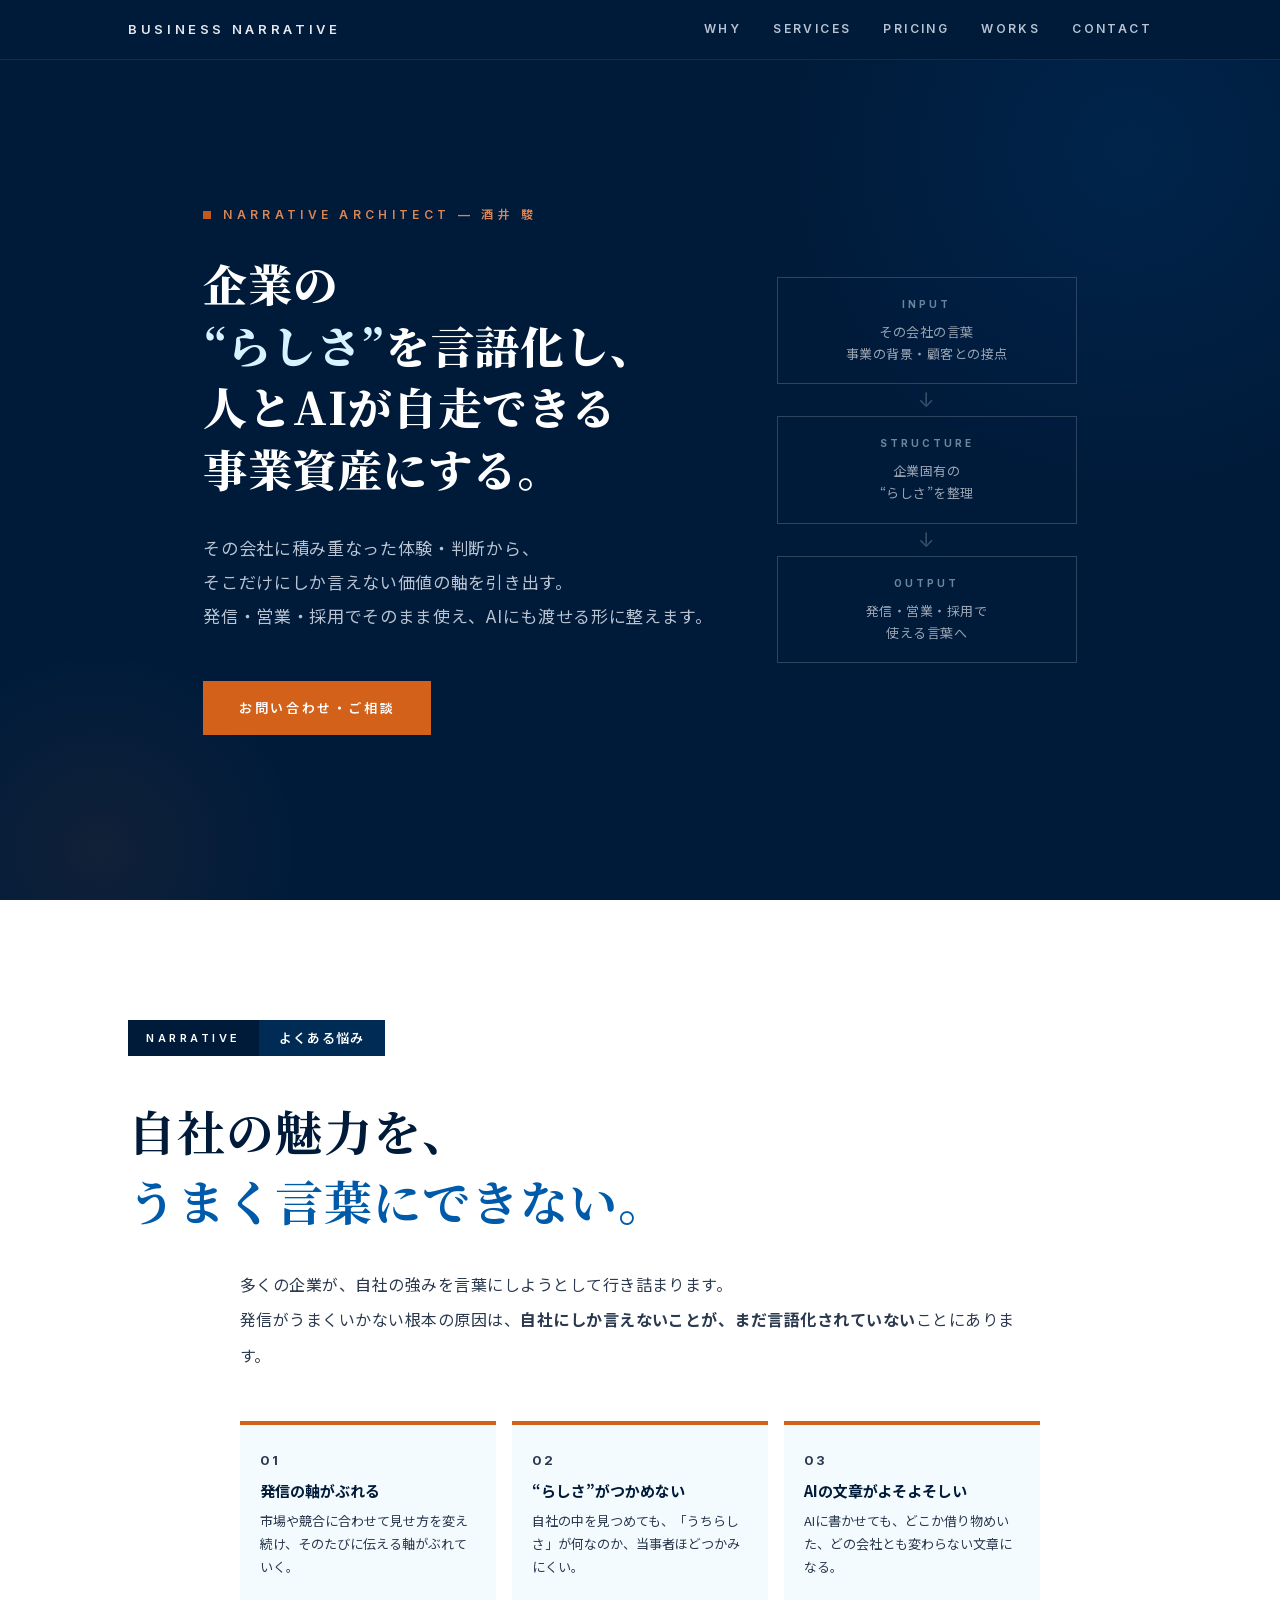
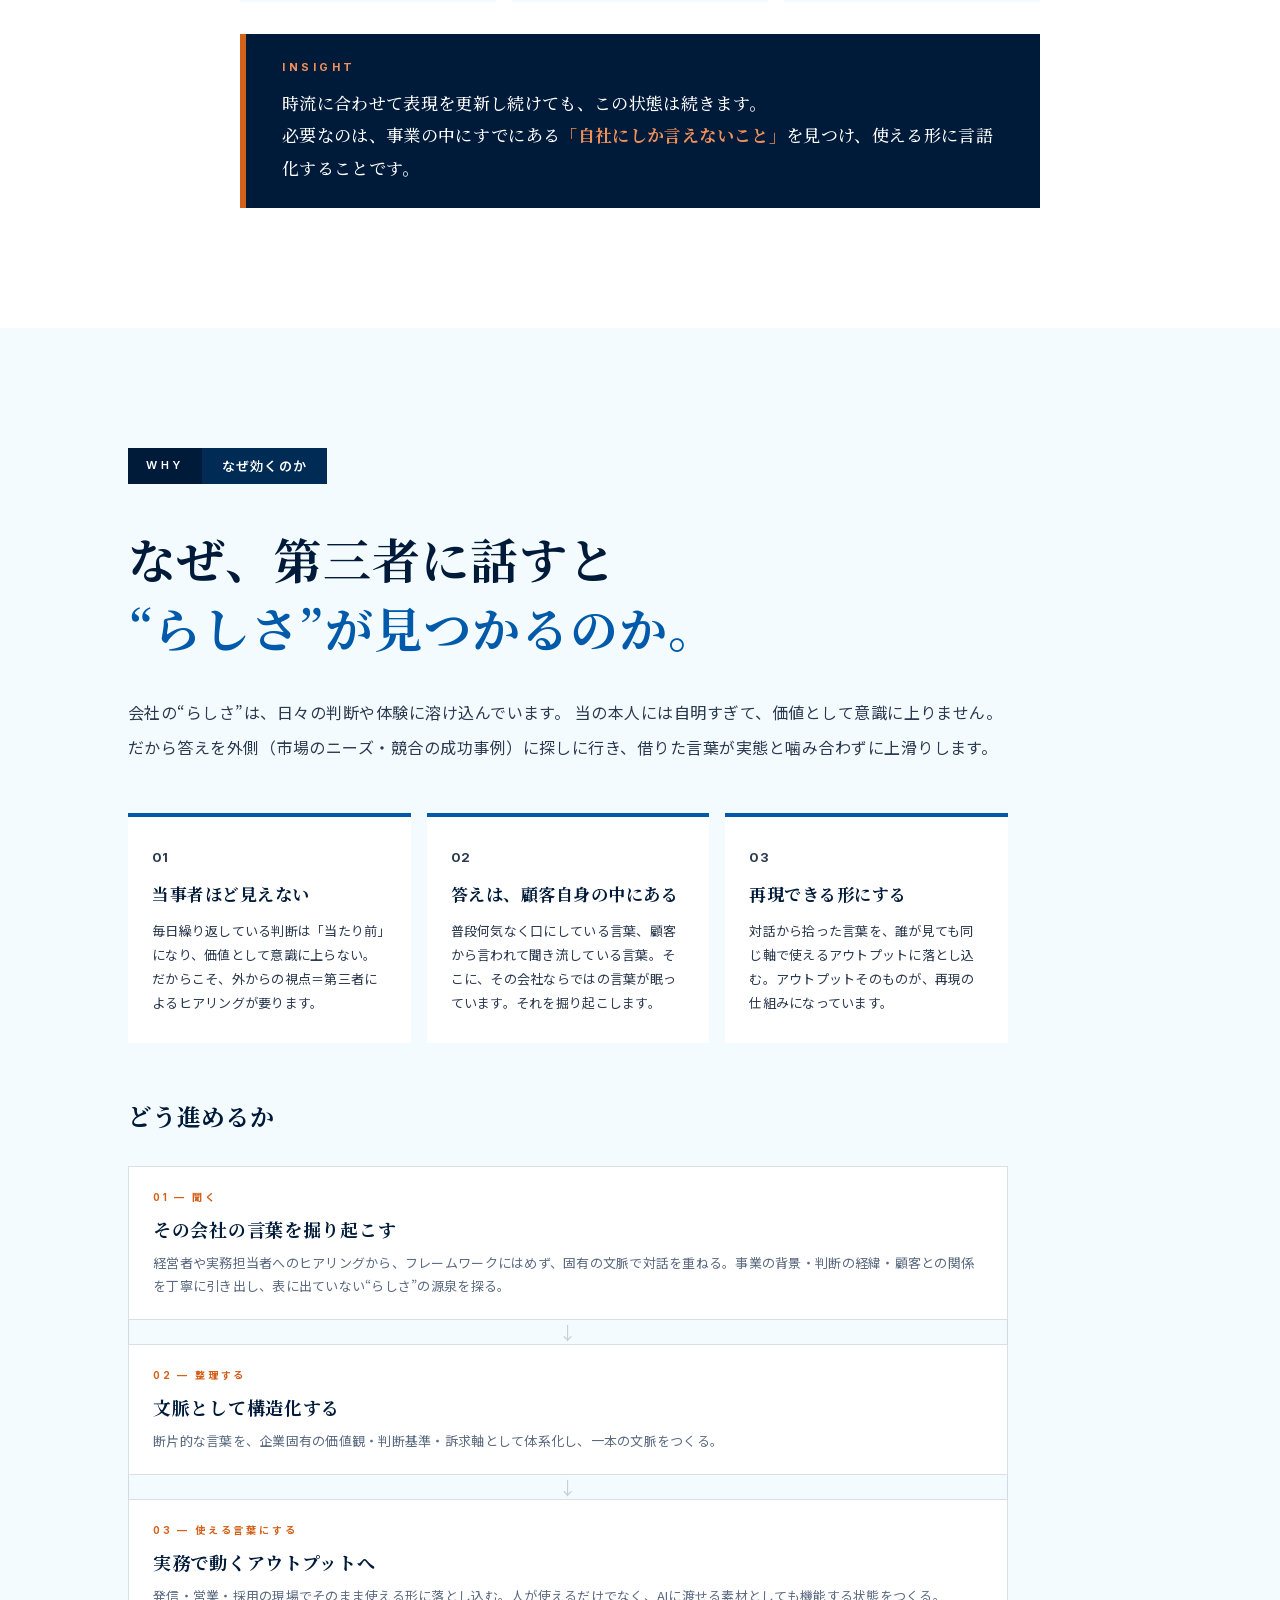
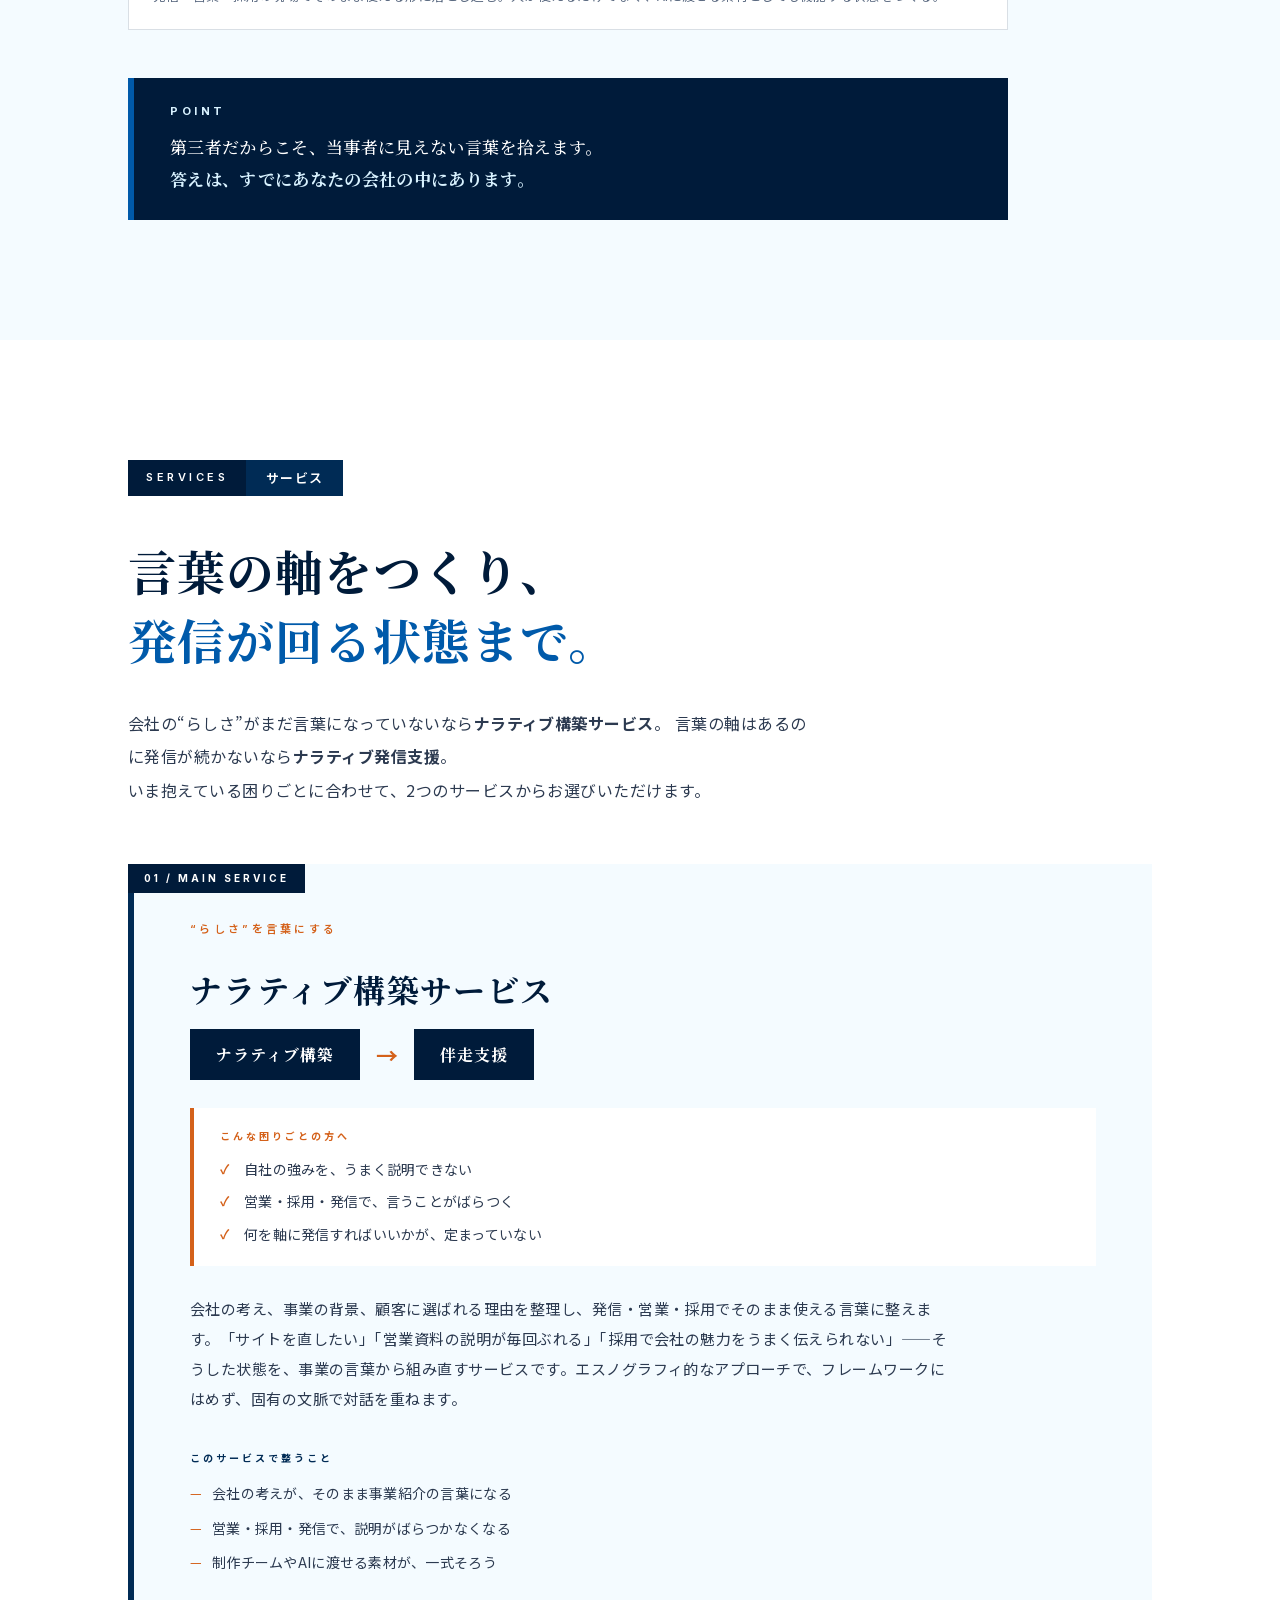
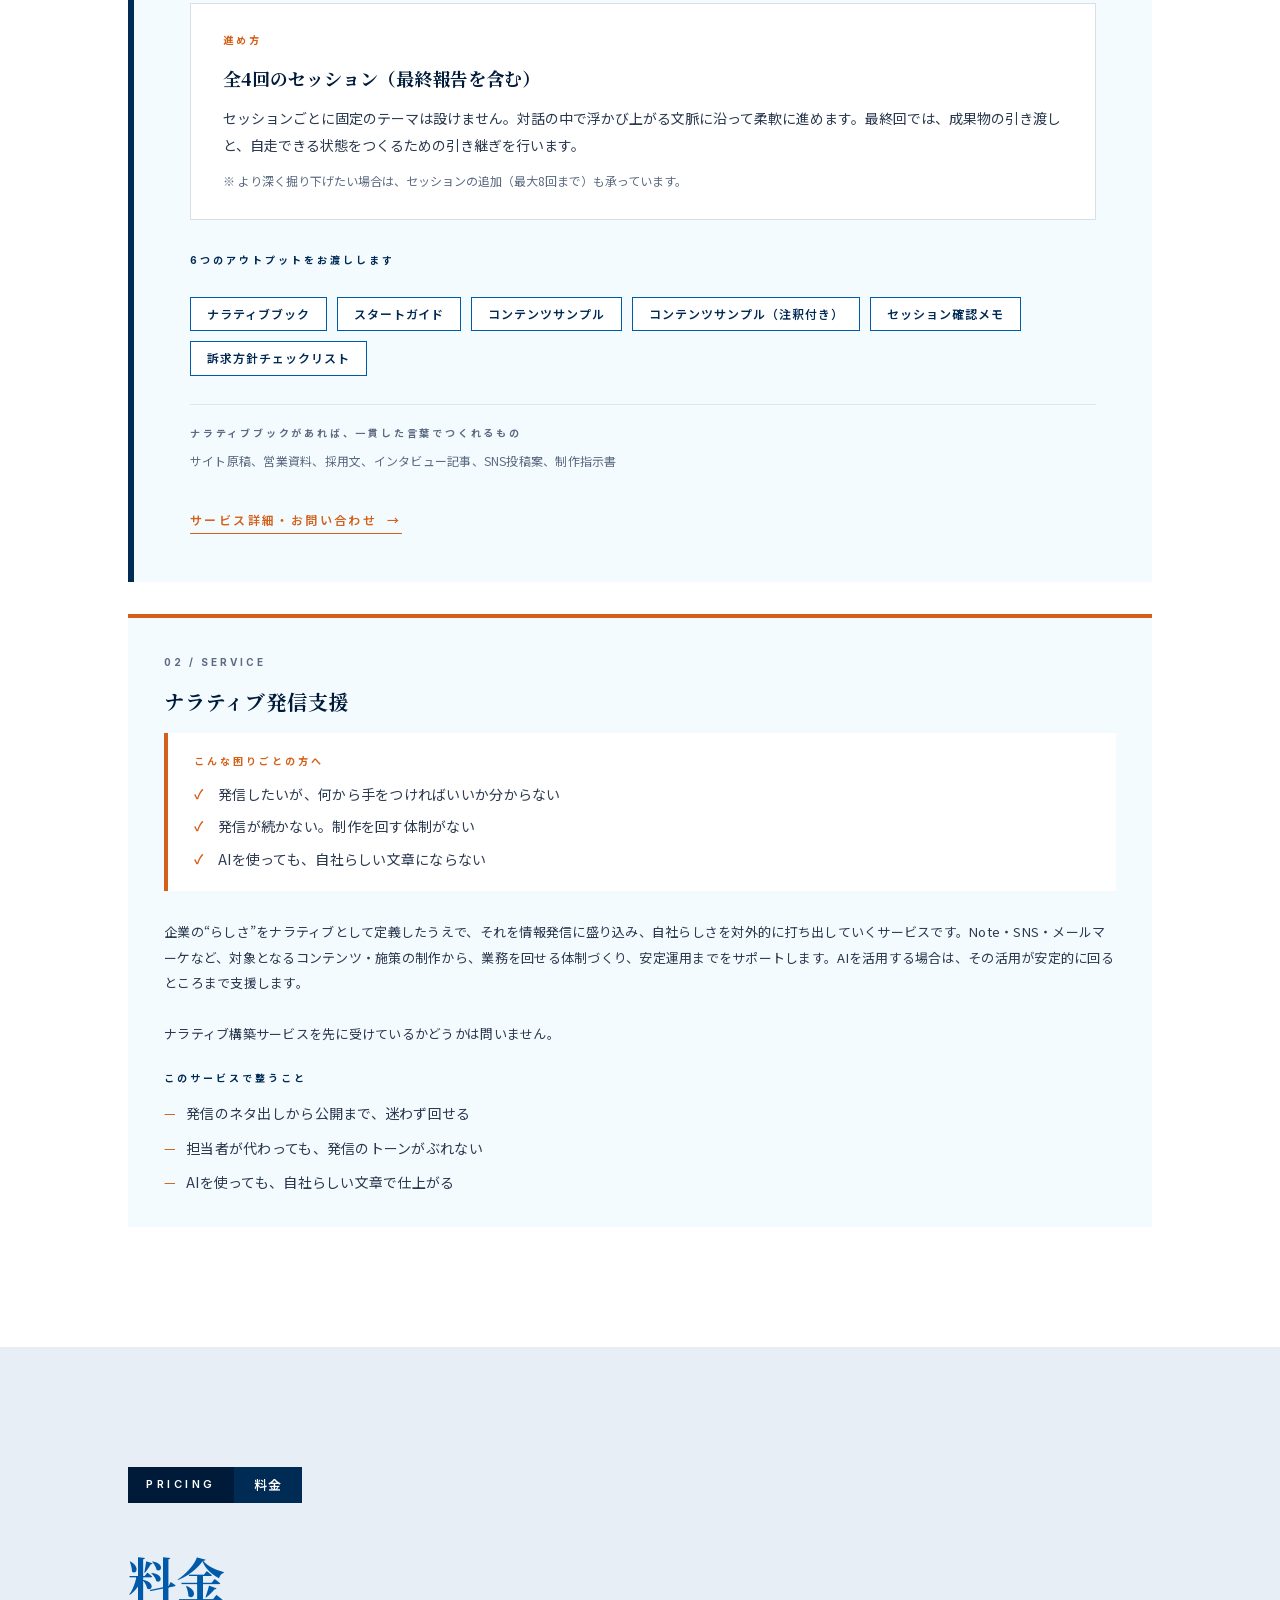
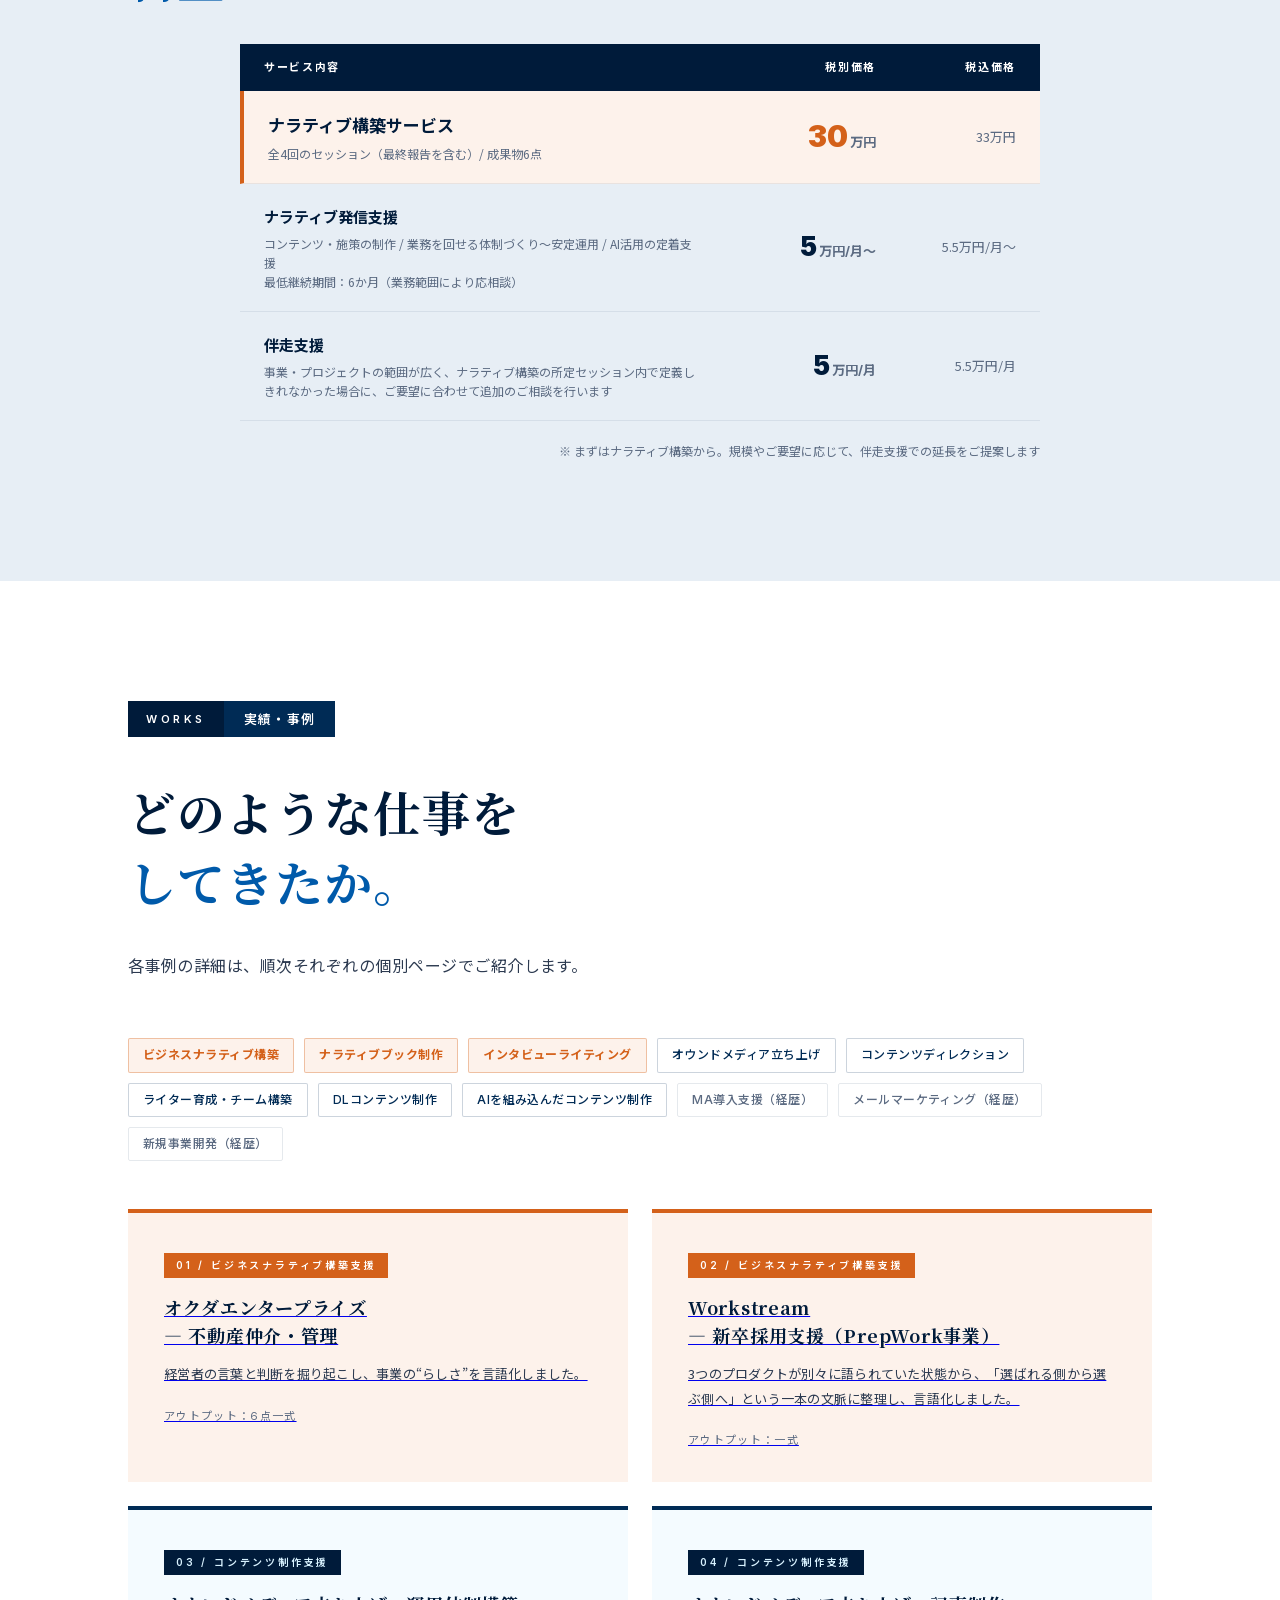
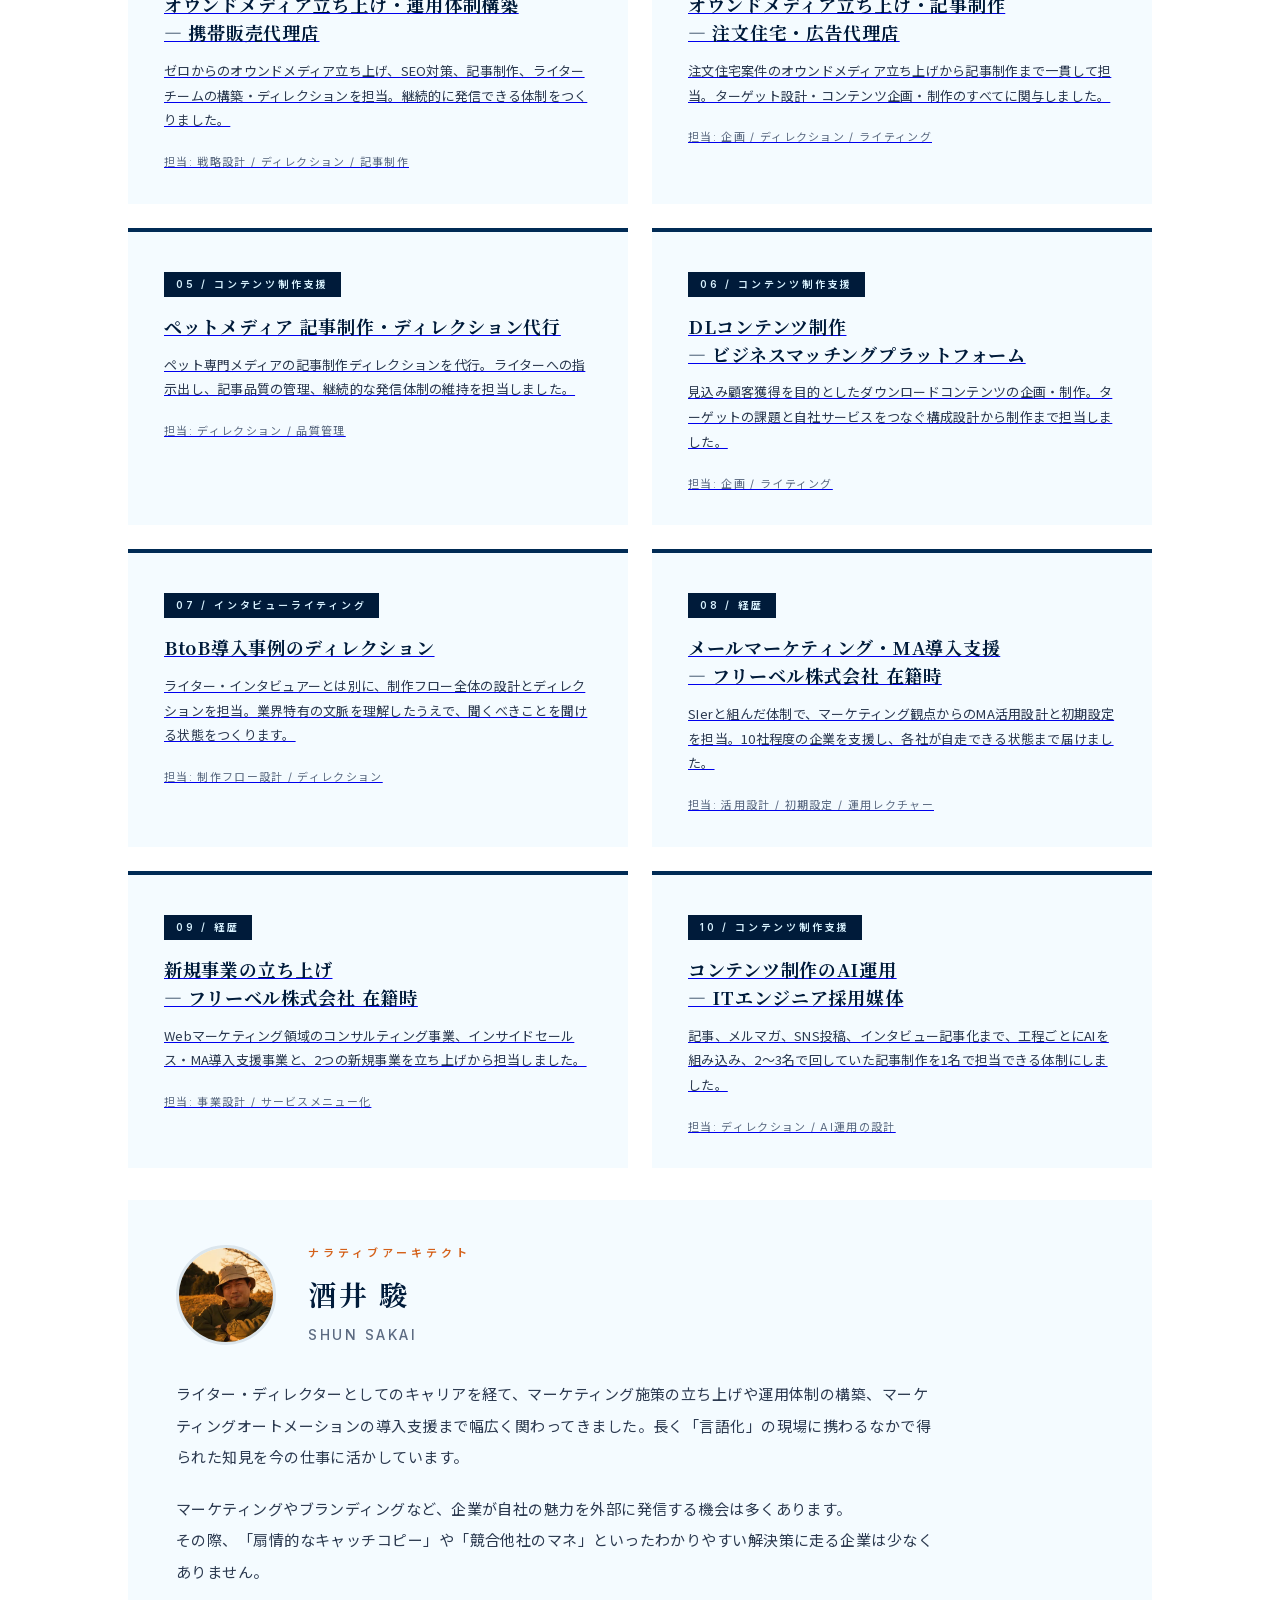
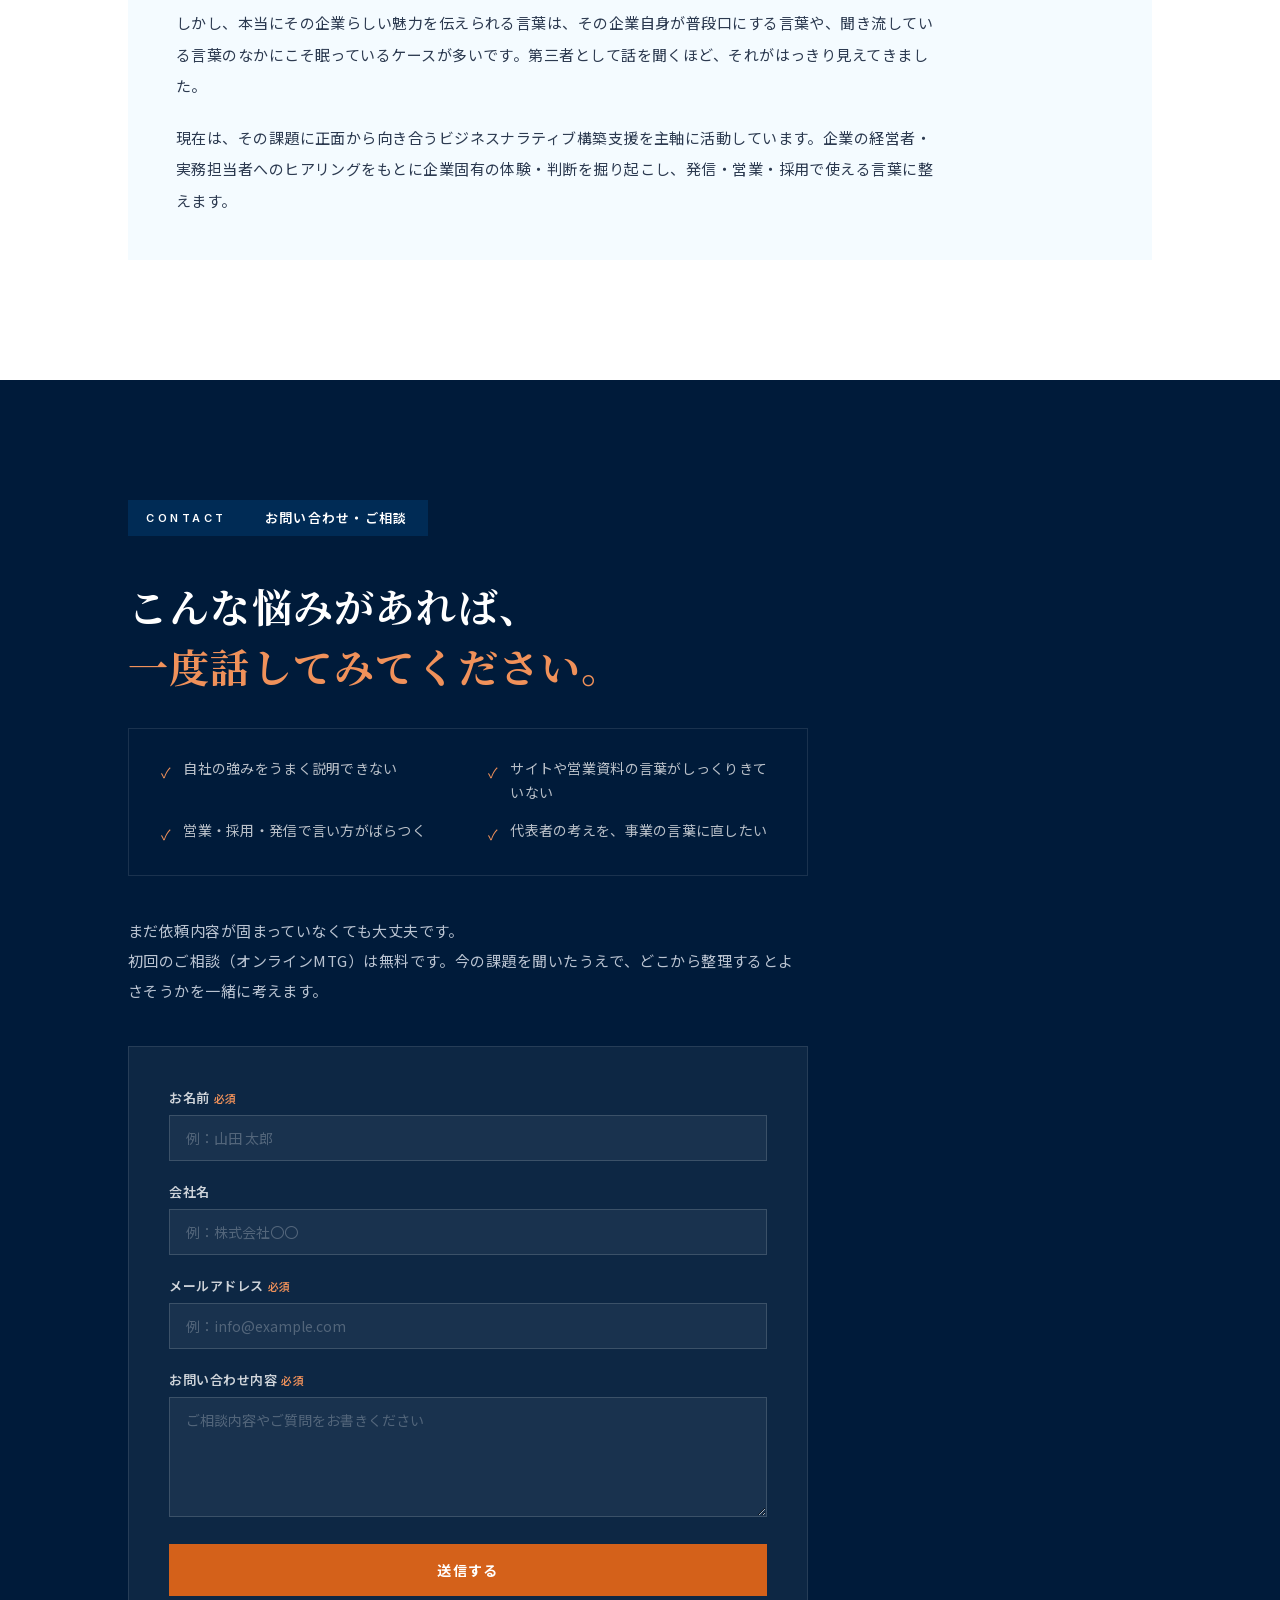
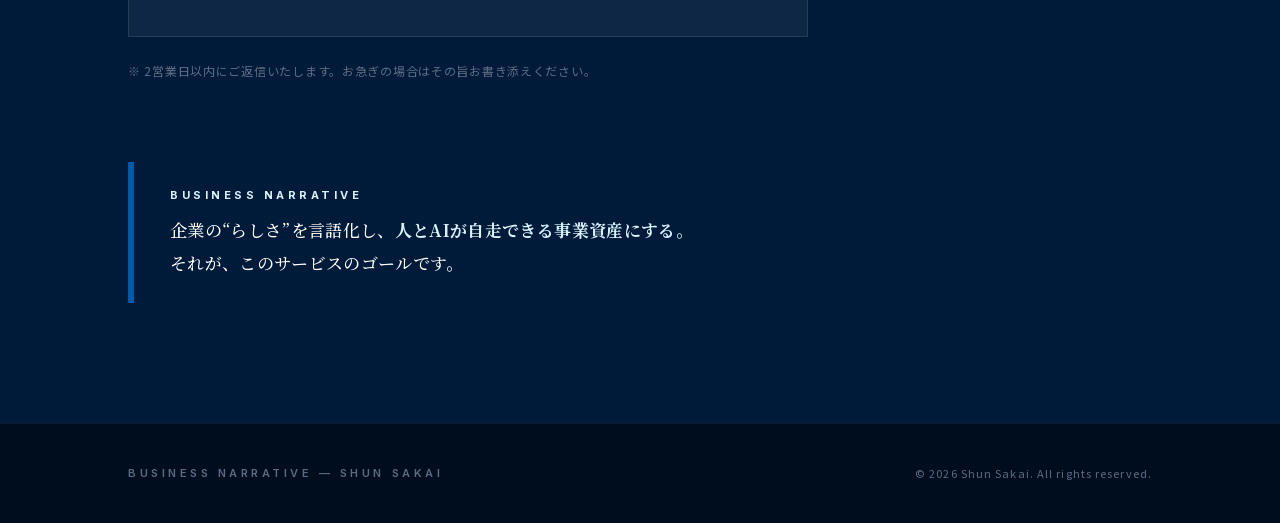
<file: index.html>
<!DOCTYPE html><!--rGhWRo7hd8bySPUGqQpJ6--><html lang="ja" class="__variable_1ca127 __variable_236648 __variable_a2b843"><head><meta charSet="utf-8"/><meta name="viewport" content="width=device-width, initial-scale=1"/><link rel="preload" as="image" href="/profile.webp"/><link rel="stylesheet" href="/_next/static/css/14ac9a72d7a760b6.css" data-precedence="next"/><link rel="stylesheet" href="/_next/static/css/c4a810ec59f017fe.css" data-precedence="next"/><link rel="stylesheet" href="/_next/static/css/1c3a1a69ad47abbc.css" data-precedence="next"/><link rel="preload" as="script" fetchPriority="low" href="/_next/static/chunks/webpack-617a66320d40cda3.js"/><script src="/_next/static/chunks/4bd1b696-c023c6e3521b1417.js" async=""></script><script src="/_next/static/chunks/255-293e44824f2ec188.js" async=""></script><script src="/_next/static/chunks/main-app-a5774d5d8b8e9427.js" async=""></script><script src="/_next/static/chunks/619-ba102abea3e3d0e4.js" async=""></script><script src="/_next/static/chunks/app/page-93f9269dfbdff033.js" async=""></script><title>Business Narrative | 企業の“らしさ”を言語化する</title><meta name="description" content="ナラティブアーキテクト 酒井駿のポートフォリオ。企業固有の“らしさ”を言語化し、発信・営業・採用で使える事業資産に整えるビジネスナラティブ構築支援。"/><meta property="og:title" content="Business Narrative | 企業の“らしさ”を言語化する"/><meta property="og:description" content="企業固有の“らしさ”を言語化し、人にもAIにも渡せる事業資産に整えるビジネスナラティブ構築支援。"/><meta property="og:locale" content="ja_JP"/><meta property="og:type" content="website"/><meta name="twitter:card" content="summary"/><meta name="twitter:title" content="Business Narrative | 企業の“らしさ”を言語化する"/><meta name="twitter:description" content="企業固有の“らしさ”を言語化し、人にもAIにも渡せる事業資産に整えるビジネスナラティブ構築支援。"/><link rel="icon" href="/icon.png"/><link rel="apple-touch-icon" href="/apple-icon.png"/><script src="/_next/static/chunks/polyfills-42372ed130431b0a.js" noModule=""></script></head><body><div hidden=""><!--$--><!--/$--></div><header class="site-header"><div class="header-inner"><a class="site-logo" href="/">BUSINESS<span> </span>NARRATIVE</a><nav class="header-nav"><a href="/#why">WHY</a><a href="/#services">SERVICES</a><a href="/#pricing">PRICING</a><a href="/#works">WORKS</a><a href="/#contact">CONTACT</a></nav></div></header><main><section id="hero"><div class="container"><div class="hero-inner"><div class="hero-left"><p class="hero-eyebrow">NARRATIVE ARCHITECT — 酒井 駿</p><h1 class="hero-title"><span class="br">企業の</span><span class="br"><span class="em">“らしさ”</span>を言語化し、</span><span class="br">人とAIが自走できる</span><span class="br">事業資産にする。</span></h1><p class="hero-sub">その会社に積み重なった体験・判断から、<br/>そこだけにしか言えない価値の軸を引き出す。<br/>発信・営業・採用でそのまま使え、AIにも渡せる形に整えます。</p><a href="#contact" class="hero-cta">お問い合わせ・ご相談</a></div><div class="hero-right" aria-hidden="true"><div class="hero-flow"><div class="hero-flow-box"><p class="box-label">INPUT</p><p class="box-text">その会社の言葉<br/>事業の背景・顧客との接点</p></div><div class="hero-flow-arrow">↓</div><div class="hero-flow-box"><p class="box-label">STRUCTURE</p><p class="box-text">企業固有の<br/>“らしさ”を整理</p></div><div class="hero-flow-arrow">↓</div><div class="hero-flow-box"><p class="box-label">OUTPUT</p><p class="box-text">発信・営業・採用で<br/>使える言葉へ</p></div></div></div></div></div></section><section id="narrative"><div class="container"><div class="section-label"><span class="role">NARRATIVE</span><span class="topic">よくある悩み</span></div><h2 class="section-q">自社の魅力を、<br/><span class="em">うまく言葉にできない。</span></h2><div class="narrative-grid"><div class="narrative-lead"><p>多くの企業が、自社の強みを言葉にしようとして行き詰まります。<br/>発信がうまくいかない根本の原因は、<strong>自社にしか言えないことが、まだ言語化されていない</strong>ことにあります。</p></div><div class="narrative-issues"><div class="narrative-issue"><p class="narrative-issue-num">01</p><h4>発信の軸がぶれる</h4><p>市場や競合に合わせて見せ方を変え続け、そのたびに伝える軸がぶれていく。</p></div><div class="narrative-issue"><p class="narrative-issue-num">02</p><h4>“らしさ”がつかめない</h4><p>自社の中を見つめても、「うちらしさ」が何なのか、当事者ほどつかみにくい。</p></div><div class="narrative-issue"><p class="narrative-issue-num">03</p><h4>AIの文章がよそよそしい</h4><p>AIに書かせても、どこか借り物めいた、どの会社とも変わらない文章になる。</p></div></div><div class="insight-band"><p class="s-label">INSIGHT</p><p class="s-text">時流に合わせて表現を更新し続けても、この状態は続きます。<br/>必要なのは、事業の中にすでにある<b>「自社にしか言えないこと」</b>を見つけ、使える形に言語化することです。</p></div></div></div></section><section id="why"><div class="container"><div class="section-label"><span class="role">WHY</span><span class="topic">なぜ効くのか</span></div><h2 class="section-q">なぜ、第三者に話すと<br/><span class="em">“らしさ”が見つかるのか。</span></h2><div class="why-wrap"><p class="narrative-lead"><span>会社の“らしさ”は、日々の判断や体験に溶け込んでいます。 当の本人には自明すぎて、価値として意識に上りません。だから答えを外側（市場のニーズ・競合の成功事例）に探しに行き、借りた言葉が実態と噛み合わずに上滑りします。</span></p><div class="why-cards"><div class="why-card"><p class="why-card-num">01</p><h4>当事者ほど見えない</h4><p>毎日繰り返している判断は「当たり前」になり、価値として意識に上らない。だからこそ、外からの視点＝第三者によるヒアリングが要ります。</p></div><div class="why-card"><p class="why-card-num">02</p><h4>答えは、顧客自身の中にある</h4><p>普段何気なく口にしている言葉、顧客から言われて聞き流している言葉。そこに、その会社ならではの言葉が眠っています。それを掘り起こします。</p></div><div class="why-card"><p class="why-card-num">03</p><h4>再現できる形にする</h4><p>対話から拾った言葉を、誰が見ても同じ軸で使えるアウトプットに落とし込む。アウトプットそのものが、再現の仕組みになっています。</p></div></div><div class="section-q" style="font-size:clamp(18px, 2vw, 24px);margin-bottom:24px;margin-top:8px">どう進めるか</div><div class="about-3steps"><div class="about-3step"><p class="about-3step-num">01 — 聞く</p><p class="about-3step-title">その会社の言葉を掘り起こす</p><p class="about-3step-desc">経営者や実務担当者へのヒアリングから、フレームワークにはめず、固有の文脈で対話を重ねる。事業の背景・判断の経緯・顧客との関係を丁寧に引き出し、表に出ていない“らしさ”の源泉を探る。</p></div><div class="about-3step-arrow">↓</div><div class="about-3step"><p class="about-3step-num">02 — 整理する</p><p class="about-3step-title">文脈として構造化する</p><p class="about-3step-desc">断片的な言葉を、企業固有の価値観・判断基準・訴求軸として体系化し、一本の文脈をつくる。</p></div><div class="about-3step-arrow">↓</div><div class="about-3step"><p class="about-3step-num">03 — 使える言葉にする</p><p class="about-3step-title">実務で動くアウトプットへ</p><p class="about-3step-desc">発信・営業・採用の現場でそのまま使える形に落とし込む。人が使えるだけでなく、AIに渡せる素材としても機能する状態をつくる。</p></div></div><div class="summary-band" style="margin-top:48px"><p class="s-label">POINT</p><p class="s-text">第三者だからこそ、当事者に見えない言葉を拾えます。<br/><b>答えは、すでにあなたの会社の中にあります。</b></p></div></div></div></section><section id="services"><div class="container"><div class="section-label"><span class="role">SERVICES</span><span class="topic">サービス</span></div><h2 class="section-q">言葉の軸をつくり、<br/><span class="em">発信が回る状態まで。</span></h2><p class="services-intro">会社の“らしさ”がまだ言葉になっていないなら<strong>ナラティブ構築サービス</strong>。 言葉の軸はあるのに発信が続かないなら<strong>ナラティブ発信支援</strong>。<br/>いま抱えている困りごとに合わせて、2つのサービスからお選びいただけます。</p><div class="service-main"><span class="service-main-tag">01 / MAIN SERVICE</span><p class="service-main-subtitle">“らしさ”を言葉にする</p><h3 class="service-main-title">ナラティブ構築サービス</h3><div class="engine-flow" aria-label="サービスの流れ"><span class="engine-pill">ナラティブ構築</span><span class="engine-arrow">→</span><span class="engine-pill">伴走支援</span></div><div class="service-for"><p class="service-for-label">こんな困りごとの方へ</p><ul><li>自社の強みを、うまく説明できない</li><li>営業・採用・発信で、言うことがばらつく</li><li>何を軸に発信すればいいかが、定まっていない</li></ul></div><p class="service-main-body">会社の考え、事業の背景、顧客に選ばれる理由を整理し、発信・営業・採用でそのまま使える言葉に整えます。「サイトを直したい」「営業資料の説明が毎回ぶれる」「採用で会社の魅力をうまく伝えられない」——そうした状態を、事業の言葉から組み直すサービスです。エスノグラフィ的なアプローチで、フレームワークにはめず、固有の文脈で対話を重ねます。</p><div class="service-benefits"><p class="service-benefits-label">このサービスで整うこと</p><ul><li>会社の考えが、そのまま事業紹介の言葉になる</li><li>営業・採用・発信で、説明がばらつかなくなる</li><li>制作チームやAIに渡せる素材が、一式そろう</li></ul></div><div class="session-structure"><p class="session-structure-label">進め方</p><p class="session-structure-title">全4回のセッション（最終報告を含む）</p><p class="session-structure-desc">セッションごとに固定のテーマは設けません。対話の中で浮かび上がる文脈に沿って柔軟に進めます。最終回では、成果物の引き渡しと、自走できる状態をつくるための引き継ぎを行います。</p><p class="session-structure-note">※ より深く掘り下げたい場合は、セッションの追加（最大8回まで）も承っています。</p></div><div class="service-benefits"><p class="service-benefits-label">6つのアウトプットをお渡しします</p></div><div class="deliverables"><span class="deliverable-tag">ナラティブブック</span><span class="deliverable-tag">スタートガイド</span><span class="deliverable-tag">コンテンツサンプル</span><span class="deliverable-tag">コンテンツサンプル（注釈付き）</span><span class="deliverable-tag">セッション確認メモ</span><span class="deliverable-tag">訴求方針チェックリスト</span></div><div class="deliverables-note"><p class="deliverables-note-label">ナラティブブックがあれば、一貫した言葉でつくれるもの</p><p class="deliverables-note-text">サイト原稿、営業資料、採用文、インタビュー記事、SNS投稿案、制作指示書</p></div><a href="#contact" class="service-link">サービス詳細・お問い合わせ</a></div><div class="service-sub-grid single"><div class="service-sub"><p class="service-sub-tag">02 / SERVICE</p><h3 class="service-sub-title">ナラティブ発信支援</h3><div class="service-for"><p class="service-for-label">こんな困りごとの方へ</p><ul><li>発信したいが、何から手をつければいいか分からない</li><li>発信が続かない。制作を回す体制がない</li><li>AIを使っても、自社らしい文章にならない</li></ul></div><p class="service-sub-body">企業の“らしさ”をナラティブとして定義したうえで、それを情報発信に盛り込み、自社らしさを対外的に打ち出していくサービスです。Note・SNS・メールマーケなど、対象となるコンテンツ・施策の制作から、業務を回せる体制づくり、安定運用までをサポートします。AIを活用する場合は、その活用が安定的に回るところまで支援します。<br/><br/>ナラティブ構築サービスを先に受けているかどうかは問いません。</p><div class="service-benefits" style="margin-top:24px;margin-bottom:0"><p class="service-benefits-label">このサービスで整うこと</p><ul><li>発信のネタ出しから公開まで、迷わず回せる</li><li>担当者が代わっても、発信のトーンがぶれない</li><li>AIを使っても、自社らしい文章で仕上がる</li></ul></div></div></div></div></section><section id="pricing"><div class="container"><div class="section-label"><span class="role">PRICING</span><span class="topic">料金</span></div><h2 class="section-q"><span class="em">料金</span></h2><div class="pricing-table"><div class="pricing-row thead"><div class="pricing-cell">サービス内容</div><div class="pricing-cell price-col">税別価格</div><div class="pricing-cell price-col">税込価格</div></div><div class="pricing-row main-row"><div class="pricing-cell"><div class="pricing-name">ナラティブ構築サービス</div><div class="pricing-desc">全4回のセッション（最終報告を含む）/ 成果物6点</div></div><div class="pricing-cell"><div class="pricing-price">30<span class="unit">万円</span></div></div><div class="pricing-cell"><div class="pricing-tax">33万円</div></div></div><div class="pricing-row"><div class="pricing-cell"><div class="pricing-name">ナラティブ発信支援</div><div class="pricing-desc">コンテンツ・施策の制作 / 業務を回せる体制づくり〜安定運用 / AI活用の定着支援<br/>最低継続期間：6か月（業務範囲により応相談）</div></div><div class="pricing-cell"><div class="pricing-price">5<span class="unit">万円/月〜</span></div></div><div class="pricing-cell"><div class="pricing-tax">5.5万円/月〜</div></div></div><div class="pricing-row"><div class="pricing-cell"><div class="pricing-name">伴走支援</div><div class="pricing-desc">事業・プロジェクトの範囲が広く、ナラティブ構築の所定セッション内で定義しきれなかった場合に、ご要望に合わせて追加のご相談を行います</div></div><div class="pricing-cell"><div class="pricing-price">5<span class="unit">万円/月</span></div></div><div class="pricing-cell"><div class="pricing-tax">5.5万円/月</div></div></div></div><p class="pricing-note">※ まずはナラティブ構築から。規模やご要望に応じて、伴走支援での延長をご提案します</p></div></section><section id="works"><div class="container"><div class="section-label"><span class="role">WORKS</span><span class="topic">実績・事例</span></div><h2 class="section-q">どのような仕事を<br/><span class="em">してきたか。</span></h2><p class="services-intro">各事例の詳細は、順次それぞれの個別ページでご紹介します。</p><div class="works-tags" aria-label="仕事の領域"><span class="works-tag-item works-tag-primary">ビジネスナラティブ構築</span><span class="works-tag-item works-tag-primary">ナラティブブック制作</span><span class="works-tag-item works-tag-primary">インタビューライティング</span><span class="works-tag-item">オウンドメディア立ち上げ</span><span class="works-tag-item">コンテンツディレクション</span><span class="works-tag-item">ライター育成・チーム構築</span><span class="works-tag-item">DLコンテンツ制作</span><span class="works-tag-item">AIを組み込んだコンテンツ制作</span><span class="works-tag-item works-tag-muted">MA導入支援（経歴）</span><span class="works-tag-item works-tag-muted">メールマーケティング（経歴）</span><span class="works-tag-item works-tag-muted">新規事業開発（経歴）</span></div><div class="works-grid"><a class="work-card featured" href="/works/okuda-enterprise"><span class="work-tag">01 / ビジネスナラティブ構築支援</span><h3 class="work-title">オクダエンタープライズ<br/>— 不動産仲介・管理</h3><p class="work-body">経営者の言葉と判断を掘り起こし、事業の“らしさ”を言語化しました。</p><p class="work-meta">アウトプット：6点一式</p></a><a class="work-card featured" href="/works/workstream"><span class="work-tag">02 / ビジネスナラティブ構築支援</span><h3 class="work-title">Workstream<br/>— 新卒採用支援（PrepWork事業）</h3><p class="work-body">3つのプロダクトが別々に語られていた状態から、「選ばれる側から選ぶ側へ」という一本の文脈に整理し、言語化しました。</p><p class="work-meta">アウトプット：一式</p></a><a class="work-card" href="/works/mobile-agency"><span class="work-tag">03 / コンテンツ制作支援</span><h3 class="work-title">オウンドメディア立ち上げ・運用体制構築<br/>— 携帯販売代理店</h3><p class="work-body">ゼロからのオウンドメディア立ち上げ、SEO対策、記事制作、ライターチームの構築・ディレクションを担当。継続的に発信できる体制をつくりました。</p><p class="work-meta">担当: 戦略設計 / ディレクション / 記事制作</p></a><a class="work-card" href="/works/custom-home"><span class="work-tag">04 / コンテンツ制作支援</span><h3 class="work-title">オウンドメディア立ち上げ・記事制作<br/>— 注文住宅・広告代理店</h3><p class="work-body">注文住宅案件のオウンドメディア立ち上げから記事制作まで一貫して担当。ターゲット設計・コンテンツ企画・制作のすべてに関与しました。</p><p class="work-meta">担当: 企画 / ディレクション / ライティング</p></a><a class="work-card" href="/works/petmedia"><span class="work-tag">05 / コンテンツ制作支援</span><h3 class="work-title">ペットメディア 記事制作・ディレクション代行</h3><p class="work-body">ペット専門メディアの記事制作ディレクションを代行。ライターへの指示出し、記事品質の管理、継続的な発信体制の維持を担当しました。</p><p class="work-meta">担当: ディレクション / 品質管理</p></a><a class="work-card" href="/works/matching-platform"><span class="work-tag">06 / コンテンツ制作支援</span><h3 class="work-title">DLコンテンツ制作<br/>— ビジネスマッチングプラットフォーム</h3><p class="work-body">見込み顧客獲得を目的としたダウンロードコンテンツの企画・制作。ターゲットの課題と自社サービスをつなぐ構成設計から制作まで担当しました。</p><p class="work-meta">担当: 企画 / ライティング</p></a><a class="work-card" href="/works/interview-writing"><span class="work-tag">07 / インタビューライティング</span><h3 class="work-title">BtoB導入事例のディレクション</h3><p class="work-body">ライター・インタビュアーとは別に、制作フロー全体の設計とディレクションを担当。業界特有の文脈を理解したうえで、聞くべきことを聞ける状態をつくります。</p><p class="work-meta">担当: 制作フロー設計 / ディレクション</p></a><a class="work-card" href="/works/ma-support"><span class="work-tag">08 / 経歴</span><h3 class="work-title">メールマーケティング・MA導入支援<br/>— フリーベル株式会社 在籍時</h3><p class="work-body">SIerと組んだ体制で、マーケティング観点からのMA活用設計と初期設定を担当。10社程度の企業を支援し、各社が自走できる状態まで届けました。</p><p class="work-meta">担当: 活用設計 / 初期設定 / 運用レクチャー</p></a><a class="work-card" href="/works/business-launch"><span class="work-tag">09 / 経歴</span><h3 class="work-title">新規事業の立ち上げ<br/>— フリーベル株式会社 在籍時</h3><p class="work-body">Webマーケティング領域のコンサルティング事業、インサイドセールス・MA導入支援事業と、2つの新規事業を立ち上げから担当しました。</p><p class="work-meta">担当: 事業設計 / サービスメニュー化</p></a><a class="work-card" href="/works/content-ai-operations"><span class="work-tag">10 / コンテンツ制作支援</span><h3 class="work-title">コンテンツ制作のAI運用<br/>— ITエンジニア採用媒体</h3><p class="work-body">記事、メルマガ、SNS投稿、インタビュー記事化まで、工程ごとにAIを組み込み、2〜3名で回していた記事制作を1名で担当できる体制にしました。</p><p class="work-meta">担当: ディレクション / AI運用の設計</p></a><div class="work-profile"><div class="about-title-block"><div class="about-photo"><img src="/profile.webp" alt="酒井 駿" width="330" height="330"/></div><div class="about-name-info"><p class="about-role">ナラティブアーキテクト</p><p class="about-name-ja">酒井 駿</p><p class="about-name-en">SHUN SAKAI</p></div></div><div class="about-story"><p>ライター・ディレクターとしてのキャリアを経て、マーケティング施策の立ち上げや運用体制の構築、マーケティングオートメーションの導入支援まで幅広く関わってきました。長く「言語化」の現場に携わるなかで得られた知見を今の仕事に活かしています。</p><p>マーケティングやブランディングなど、企業が自社の魅力を外部に発信する機会は多くあります。<br/>その際、「扇情的なキャッチコピー」や「競合他社のマネ」といったわかりやすい解決策に走る企業は少なくありません。</p><p>しかし、本当にその企業らしい魅力を伝えられる言葉は、その企業自身が普段口にする言葉や、聞き流している言葉のなかにこそ眠っているケースが多いです。第三者として話を聞くほど、それがはっきり見えてきました。</p><p>現在は、その課題に正面から向き合うビジネスナラティブ構築支援を主軸に活動しています。企業の経営者・実務担当者へのヒアリングをもとに企業固有の体験・判断を掘り起こし、発信・営業・採用で使える言葉に整えます。</p></div></div></div></div></section><section id="contact"><div class="container"><div class="section-label"><span class="role" style="background:var(--navy)">CONTACT</span><span class="topic">お問い合わせ・ご相談</span></div><div class="contact-inner"><h2 class="contact-q">こんな悩みがあれば、<br/><span class="em">一度話してみてください。</span></h2><div class="contact-checklist" role="list" aria-label="こんな方へ"><div class="check-item" role="listitem"><span class="check-icon">✓</span><span>自社の強みをうまく説明できない</span></div><div class="check-item" role="listitem"><span class="check-icon">✓</span><span>サイトや営業資料の言葉がしっくりきていない</span></div><div class="check-item" role="listitem"><span class="check-icon">✓</span><span>営業・採用・発信で言い方がばらつく</span></div><div class="check-item" role="listitem"><span class="check-icon">✓</span><span>代表者の考えを、事業の言葉に直したい</span></div></div><p class="contact-body">まだ依頼内容が固まっていなくても大丈夫です。<br/>初回のご相談（オンラインMTG）は無料です。今の課題を聞いたうえで、どこから整理するとよさそうかを一緒に考えます。</p><form class="contact-form" action="https://formspree.io/f/mlgqjrre" method="POST"><input type="hidden" name="_subject" value="【businessnarrative.org】お問い合わせ"/><div class="form-group"><label for="cf-name">お名前<span class="required">必須</span></label><input id="cf-name" type="text" placeholder="例：山田 太郎" required="" name="お名前"/></div><div class="form-group"><label for="cf-company">会社名</label><input id="cf-company" type="text" placeholder="例：株式会社〇〇" name="会社名"/></div><div class="form-group"><label for="cf-email">メールアドレス<span class="required">必須</span></label><input id="cf-email" type="email" placeholder="例：info@example.com" required="" name="email"/></div><div class="form-group"><label for="cf-message">お問い合わせ内容<span class="required">必須</span></label><textarea id="cf-message" name="お問い合わせ内容" placeholder="ご相談内容やご質問をお書きください" required=""></textarea></div><button type="submit" class="form-submit">送信する</button></form><p class="contact-note">※ 2営業日以内にご返信いたします。お急ぎの場合はその旨お書き添えください。</p><div class="summary-band" style="margin-top:80px"><p class="s-label">BUSINESS NARRATIVE</p><p class="s-text">企業の“らしさ”を言語化し、<b>人とAIが自走できる事業資産にする。</b><br/>それが、このサービスのゴールです。</p></div></div></div></section><!--$--><!--/$--></main><footer class="site-footer"><div class="footer-inner"><span class="footer-logo">BUSINESS NARRATIVE — SHUN SAKAI</span><span class="footer-copy">© <!-- -->2026<!-- --> Shun Sakai. All rights reserved.</span></div></footer><script src="/_next/static/chunks/webpack-617a66320d40cda3.js" id="_R_" async=""></script><script>(self.__next_f=self.__next_f||[]).push([0])</script><script>self.__next_f.push([1,"1:\"$Sreact.fragment\"\n2:I[2619,[\"619\",\"static/chunks/619-ba102abea3e3d0e4.js\",\"974\",\"static/chunks/app/page-93f9269dfbdff033.js\"],\"\"]\n3:I[9766,[],\"\"]\n4:I[8924,[],\"\"]\nd:I[7150,[],\"\"]\n:HL[\"/_next/static/css/14ac9a72d7a760b6.css\",\"style\"]\n:HL[\"/_next/static/css/c4a810ec59f017fe.css\",\"style\"]\n:HL[\"/_next/static/css/1c3a1a69ad47abbc.css\",\"style\"]\n"])</script><script>self.__next_f.push([1,"0:{\"P\":null,\"b\":\"rGhWRo7hd8bySPUGqQpJ6\",\"p\":\"\",\"c\":[\"\",\"\"],\"i\":false,\"f\":[[[\"\",{\"children\":[\"__PAGE__\",{}]},\"$undefined\",\"$undefined\",true],[\"\",[\"$\",\"$1\",\"c\",{\"children\":[[[\"$\",\"link\",\"0\",{\"rel\":\"stylesheet\",\"href\":\"/_next/static/css/14ac9a72d7a760b6.css\",\"precedence\":\"next\",\"crossOrigin\":\"$undefined\",\"nonce\":\"$undefined\"}],[\"$\",\"link\",\"1\",{\"rel\":\"stylesheet\",\"href\":\"/_next/static/css/c4a810ec59f017fe.css\",\"precedence\":\"next\",\"crossOrigin\":\"$undefined\",\"nonce\":\"$undefined\"}],[\"$\",\"link\",\"2\",{\"rel\":\"stylesheet\",\"href\":\"/_next/static/css/1c3a1a69ad47abbc.css\",\"precedence\":\"next\",\"crossOrigin\":\"$undefined\",\"nonce\":\"$undefined\"}]],[\"$\",\"html\",null,{\"lang\":\"ja\",\"className\":\"__variable_1ca127 __variable_236648 __variable_a2b843\",\"children\":[\"$\",\"body\",null,{\"children\":[[\"$\",\"header\",null,{\"className\":\"site-header\",\"children\":[\"$\",\"div\",null,{\"className\":\"header-inner\",\"children\":[[\"$\",\"$L2\",null,{\"href\":\"/\",\"className\":\"site-logo\",\"children\":[\"BUSINESS\",[\"$\",\"span\",null,{\"children\":\" \"}],\"NARRATIVE\"]}],[\"$\",\"nav\",null,{\"className\":\"header-nav\",\"children\":[[\"$\",\"a\",\"/#why\",{\"href\":\"/#why\",\"children\":\"WHY\"}],[\"$\",\"a\",\"/#services\",{\"href\":\"/#services\",\"children\":\"SERVICES\"}],[\"$\",\"a\",\"/#pricing\",{\"href\":\"/#pricing\",\"children\":\"PRICING\"}],[\"$\",\"a\",\"/#works\",{\"href\":\"/#works\",\"children\":\"WORKS\"}],[\"$\",\"a\",\"/#contact\",{\"href\":\"/#contact\",\"children\":\"CONTACT\"}]]}]]}]}],[\"$\",\"main\",null,{\"children\":[\"$\",\"$L3\",null,{\"parallelRouterKey\":\"children\",\"error\":\"$undefined\",\"errorStyles\":\"$undefined\",\"errorScripts\":\"$undefined\",\"template\":[\"$\",\"$L4\",null,{}],\"templateStyles\":\"$undefined\",\"templateScripts\":\"$undefined\",\"notFound\":[[[\"$\",\"title\",null,{\"children\":\"404: This page could not be found.\"}],[\"$\",\"div\",null,{\"style\":{\"fontFamily\":\"system-ui,\\\"Segoe UI\\\",Roboto,Helvetica,Arial,sans-serif,\\\"Apple Color Emoji\\\",\\\"Segoe UI Emoji\\\"\",\"height\":\"100vh\",\"textAlign\":\"center\",\"display\":\"flex\",\"flexDirection\":\"column\",\"alignItems\":\"center\",\"justifyContent\":\"center\"},\"children\":[\"$\",\"div\",null,{\"children\":[[\"$\",\"style\",null,{\"dangerouslySetInnerHTML\":{\"__html\":\"body{color:#000;background:#fff;margin:0}.next-error-h1{border-right:1px solid rgba(0,0,0,.3)}@media (prefers-color-scheme:dark){body{color:#fff;background:#000}.next-error-h1{border-right:1px solid rgba(255,255,255,.3)}}\"}}],[\"$\",\"h1\",null,{\"className\":\"next-error-h1\",\"style\":{\"display\":\"inline-block\",\"margin\":\"0 20px 0 0\",\"padding\":\"0 23px 0 0\",\"fontSize\":24,\"fontWeight\":500,\"verticalAlign\":\"top\",\"lineHeight\":\"49px\"},\"children\":404}],[\"$\",\"div\",null,{\"style\":{\"display\":\"inline-block\"},\"children\":[\"$\",\"h2\",null,{\"style\":{\"fontSize\":14,\"fontWeight\":400,\"lineHeight\":\"49px\",\"margin\":0},\"children\":\"This page could not be found.\"}]}]]}]}]],[]],\"forbidden\":\"$undefined\",\"unauthorized\":\"$undefined\"}]}],[\"$\",\"footer\",null,{\"className\":\"site-footer\",\"children\":[\"$\",\"div\",null,{\"className\":\"footer-inner\",\"children\":[[\"$\",\"span\",null,{\"className\":\"footer-logo\",\"children\":\"BUSINESS NARRATIVE — SHUN SAKAI\"}],[\"$\",\"span\",null,{\"className\":\"footer-copy\",\"children\":[\"© \",2026,\" Shun Sakai. All rights reserved.\"]}]]}]}]]}]}]]}],{\"children\":[\"__PAGE__\",[\"$\",\"$1\",\"c\",{\"children\":[[[\"$\",\"section\",null,{\"id\":\"hero\",\"children\":[\"$\",\"div\",null,{\"className\":\"container\",\"children\":[\"$\",\"div\",null,{\"className\":\"hero-inner\",\"children\":[[\"$\",\"div\",null,{\"className\":\"hero-left\",\"children\":[[\"$\",\"p\",null,{\"className\":\"hero-eyebrow\",\"children\":\"NARRATIVE ARCHITECT — 酒井 駿\"}],[\"$\",\"h1\",null,{\"className\":\"hero-title\",\"children\":[[\"$\",\"span\",null,{\"className\":\"br\",\"children\":\"企業の\"}],[\"$\",\"span\",null,{\"className\":\"br\",\"children\":[[\"$\",\"span\",null,{\"className\":\"em\",\"children\":\"“らしさ”\"}],\"を言語化し、\"]}],[\"$\",\"span\",null,{\"className\":\"br\",\"children\":\"人とAIが自走できる\"}],[\"$\",\"span\",null,{\"className\":\"br\",\"children\":\"事業資産にする。\"}]]}],[\"$\",\"p\",null,{\"className\":\"hero-sub\",\"children\":[\"その会社に積み重なった体験・判断から、\",[\"$\",\"br\",null,{}],\"そこだけにしか言えない価値の軸を引き出す。\",[\"$\",\"br\",null,{}],\"発信・営業・採用でそのまま使え、AIにも渡せる形に整えます。\"]}],[\"$\",\"a\",null,{\"href\":\"#contact\",\"className\":\"hero-cta\",\"children\":\"お問い合わせ・ご相談\"}]]}],[\"$\",\"div\",null,{\"className\":\"hero-right\",\"aria-hidden\":\"true\",\"children\":[\"$\",\"div\",null,{\"className\":\"hero-flow\",\"children\":[[\"$\",\"div\",null,{\"className\":\"hero-flow-box\",\"children\":[[\"$\",\"p\",null,{\"className\":\"box-label\",\"children\":\"INPUT\"}],[\"$\",\"p\",null,{\"className\":\"box-text\",\"children\":[\"その会社の言葉\",[\"$\",\"br\",null,{}],\"事業の背景・顧客との接点\"]}]]}],[\"$\",\"div\",null,{\"className\":\"hero-flow-arrow\",\"children\":\"↓\"}],[\"$\",\"div\",null,{\"className\":\"hero-flow-box\",\"children\":[[\"$\",\"p\",null,{\"className\":\"box-label\",\"children\":\"STRUCTURE\"}],[\"$\",\"p\",null,{\"className\":\"box-text\",\"children\":[\"企業固有の\",[\"$\",\"br\",null,{}],\"“らしさ”を整理\"]}]]}],[\"$\",\"div\",null,{\"className\":\"hero-flow-arrow\",\"children\":\"↓\"}],[\"$\",\"div\",null,{\"className\":\"hero-flow-box\",\"children\":[[\"$\",\"p\",null,{\"className\":\"box-label\",\"children\":\"OUTPUT\"}],[\"$\",\"p\",null,{\"className\":\"box-text\",\"children\":[\"発信・営業・採用で\",[\"$\",\"br\",null,{}],\"使える言葉へ\"]}]]}]]}]}]]}]}]}],[\"$\",\"section\",null,{\"id\":\"narrative\",\"children\":\"$L5\"}],\"$L6\",\"$L7\",\"$L8\",\"$L9\",\"$La\"],null,\"$Lb\"]}],{},null,false]},null,false],\"$Lc\",false]],\"m\":\"$undefined\",\"G\":[\"$d\",[]],\"s\":false,\"S\":true}\n"])</script><script>self.__next_f.push([1,"15:I[4431,[],\"OutletBoundary\"]\n17:I[5278,[],\"AsyncMetadataOutlet\"]\n19:I[4431,[],\"ViewportBoundary\"]\n1b:I[4431,[],\"MetadataBoundary\"]\n1c:\"$Sreact.suspense\"\n"])</script><script>self.__next_f.push([1,"5:[\"$\",\"div\",null,{\"className\":\"container\",\"children\":[[\"$\",\"div\",null,{\"className\":\"section-label\",\"children\":[[\"$\",\"span\",null,{\"className\":\"role\",\"children\":\"NARRATIVE\"}],[\"$\",\"span\",null,{\"className\":\"topic\",\"children\":\"よくある悩み\"}]]}],[\"$\",\"h2\",null,{\"className\":\"section-q\",\"children\":[\"自社の魅力を、\",[\"$\",\"br\",null,{}],[\"$\",\"span\",null,{\"className\":\"em\",\"children\":\"うまく言葉にできない。\"}]]}],[\"$\",\"div\",null,{\"className\":\"narrative-grid\",\"children\":[[\"$\",\"div\",null,{\"className\":\"narrative-lead\",\"children\":[\"$\",\"p\",null,{\"children\":[\"多くの企業が、自社の強みを言葉にしようとして行き詰まります。\",[\"$\",\"br\",null,{}],\"発信がうまくいかない根本の原因は、\",[\"$\",\"strong\",null,{\"children\":\"自社にしか言えないことが、まだ言語化されていない\"}],\"ことにあります。\"]}]}],[\"$\",\"div\",null,{\"className\":\"narrative-issues\",\"children\":[[\"$\",\"div\",null,{\"className\":\"narrative-issue\",\"children\":[[\"$\",\"p\",null,{\"className\":\"narrative-issue-num\",\"children\":\"01\"}],[\"$\",\"h4\",null,{\"children\":\"発信の軸がぶれる\"}],[\"$\",\"p\",null,{\"children\":\"市場や競合に合わせて見せ方を変え続け、そのたびに伝える軸がぶれていく。\"}]]}],[\"$\",\"div\",null,{\"className\":\"narrative-issue\",\"children\":[[\"$\",\"p\",null,{\"className\":\"narrative-issue-num\",\"children\":\"02\"}],[\"$\",\"h4\",null,{\"children\":\"“らしさ”がつかめない\"}],[\"$\",\"p\",null,{\"children\":\"自社の中を見つめても、「うちらしさ」が何なのか、当事者ほどつかみにくい。\"}]]}],[\"$\",\"div\",null,{\"className\":\"narrative-issue\",\"children\":[[\"$\",\"p\",null,{\"className\":\"narrative-issue-num\",\"children\":\"03\"}],[\"$\",\"h4\",null,{\"children\":\"AIの文章がよそよそしい\"}],[\"$\",\"p\",null,{\"children\":\"AIに書かせても、どこか借り物めいた、どの会社とも変わらない文章になる。\"}]]}]]}],[\"$\",\"div\",null,{\"className\":\"insight-band\",\"children\":[[\"$\",\"p\",null,{\"className\":\"s-label\",\"children\":\"INSIGHT\"}],[\"$\",\"p\",null,{\"className\":\"s-text\",\"children\":[\"時流に合わせて表現を更新し続けても、この状態は続きます。\",[\"$\",\"br\",null,{}],\"必要なのは、事業の中にすでにある\",[\"$\",\"b\",null,{\"children\":\"「自社にしか言えないこと」\"}],\"を見つけ、使える形に言語化することです。\"]}]]}]]}]]}]\n"])</script><script>self.__next_f.push([1,"6:[\"$\",\"section\",null,{\"id\":\"why\",\"children\":[\"$\",\"div\",null,{\"className\":\"container\",\"children\":[[\"$\",\"div\",null,{\"className\":\"section-label\",\"children\":[[\"$\",\"span\",null,{\"className\":\"role\",\"children\":\"WHY\"}],[\"$\",\"span\",null,{\"className\":\"topic\",\"children\":\"なぜ効くのか\"}]]}],[\"$\",\"h2\",null,{\"className\":\"section-q\",\"children\":[\"なぜ、第三者に話すと\",[\"$\",\"br\",null,{}],[\"$\",\"span\",null,{\"className\":\"em\",\"children\":\"“らしさ”が見つかるのか。\"}]]}],[\"$\",\"div\",null,{\"className\":\"why-wrap\",\"children\":[[\"$\",\"p\",null,{\"className\":\"narrative-lead\",\"children\":[\"$\",\"span\",null,{\"children\":\"会社の“らしさ”は、日々の判断や体験に溶け込んでいます。 当の本人には自明すぎて、価値として意識に上りません。だから答えを外側（市場のニーズ・競合の成功事例）に探しに行き、借りた言葉が実態と噛み合わずに上滑りします。\"}]}],[\"$\",\"div\",null,{\"className\":\"why-cards\",\"children\":[[\"$\",\"div\",null,{\"className\":\"why-card\",\"children\":[[\"$\",\"p\",null,{\"className\":\"why-card-num\",\"children\":\"01\"}],[\"$\",\"h4\",null,{\"children\":\"当事者ほど見えない\"}],[\"$\",\"p\",null,{\"children\":\"毎日繰り返している判断は「当たり前」になり、価値として意識に上らない。だからこそ、外からの視点＝第三者によるヒアリングが要ります。\"}]]}],[\"$\",\"div\",null,{\"className\":\"why-card\",\"children\":[[\"$\",\"p\",null,{\"className\":\"why-card-num\",\"children\":\"02\"}],[\"$\",\"h4\",null,{\"children\":\"答えは、顧客自身の中にある\"}],[\"$\",\"p\",null,{\"children\":\"普段何気なく口にしている言葉、顧客から言われて聞き流している言葉。そこに、その会社ならではの言葉が眠っています。それを掘り起こします。\"}]]}],[\"$\",\"div\",null,{\"className\":\"why-card\",\"children\":[[\"$\",\"p\",null,{\"className\":\"why-card-num\",\"children\":\"03\"}],[\"$\",\"h4\",null,{\"children\":\"再現できる形にする\"}],[\"$\",\"p\",null,{\"children\":\"対話から拾った言葉を、誰が見ても同じ軸で使えるアウトプットに落とし込む。アウトプットそのものが、再現の仕組みになっています。\"}]]}]]}],[\"$\",\"div\",null,{\"className\":\"section-q\",\"style\":{\"fontSize\":\"clamp(18px, 2vw, 24px)\",\"marginBottom\":\"24px\",\"marginTop\":\"8px\"},\"children\":\"どう進めるか\"}],[\"$\",\"div\",null,{\"className\":\"about-3steps\",\"children\":[[\"$\",\"div\",null,{\"className\":\"about-3step\",\"children\":[[\"$\",\"p\",null,{\"className\":\"about-3step-num\",\"children\":\"01 — 聞く\"}],[\"$\",\"p\",null,{\"className\":\"about-3step-title\",\"children\":\"その会社の言葉を掘り起こす\"}],[\"$\",\"p\",null,{\"className\":\"about-3step-desc\",\"children\":\"経営者や実務担当者へのヒアリングから、フレームワークにはめず、固有の文脈で対話を重ねる。事業の背景・判断の経緯・顧客との関係を丁寧に引き出し、表に出ていない“らしさ”の源泉を探る。\"}]]}],[\"$\",\"div\",null,{\"className\":\"about-3step-arrow\",\"children\":\"↓\"}],[\"$\",\"div\",null,{\"className\":\"about-3step\",\"children\":[[\"$\",\"p\",null,{\"className\":\"about-3step-num\",\"children\":\"02 — 整理する\"}],[\"$\",\"p\",null,{\"className\":\"about-3step-title\",\"children\":\"文脈として構造化する\"}],[\"$\",\"p\",null,{\"className\":\"about-3step-desc\",\"children\":\"断片的な言葉を、企業固有の価値観・判断基準・訴求軸として体系化し、一本の文脈をつくる。\"}]]}],[\"$\",\"div\",null,{\"className\":\"about-3step-arrow\",\"children\":\"↓\"}],[\"$\",\"div\",null,{\"className\":\"about-3step\",\"children\":[[\"$\",\"p\",null,{\"className\":\"about-3step-num\",\"children\":\"03 — 使える言葉にする\"}],[\"$\",\"p\",null,{\"className\":\"about-3step-title\",\"children\":\"実務で動くアウトプットへ\"}],[\"$\",\"p\",null,{\"className\":\"about-3step-desc\",\"children\":\"発信・営業・採用の現場でそのまま使える形に落とし込む。人が使えるだけでなく、AIに渡せる素材としても機能する状態をつくる。\"}]]}]]}],[\"$\",\"div\",null,{\"className\":\"summary-band\",\"style\":{\"marginTop\":\"48px\"},\"children\":[[\"$\",\"p\",null,{\"className\":\"s-label\",\"children\":\"POINT\"}],[\"$\",\"p\",null,{\"className\":\"s-text\",\"children\":[\"第三者だからこそ、当事者に見えない言葉を拾えます。\",[\"$\",\"br\",null,{}],[\"$\",\"b\",null,{\"children\":\"答えは、すでにあなたの会社の中にあります。\"}]]}]]}]]}]]}]}]\n"])</script><script>self.__next_f.push([1,"7:[\"$\",\"section\",null,{\"id\":\"services\",\"children\":[\"$\",\"div\",null,{\"className\":\"container\",\"children\":[[\"$\",\"div\",null,{\"className\":\"section-label\",\"children\":[[\"$\",\"span\",null,{\"className\":\"role\",\"children\":\"SERVICES\"}],[\"$\",\"span\",null,{\"className\":\"topic\",\"children\":\"サービス\"}]]}],[\"$\",\"h2\",null,{\"className\":\"section-q\",\"children\":[\"言葉の軸をつくり、\",[\"$\",\"br\",null,{}],[\"$\",\"span\",null,{\"className\":\"em\",\"children\":\"発信が回る状態まで。\"}]]}],[\"$\",\"p\",null,{\"className\":\"services-intro\",\"children\":[\"会社の“らしさ”がまだ言葉になっていないなら\",[\"$\",\"strong\",null,{\"children\":\"ナラティブ構築サービス\"}],\"。 言葉の軸はあるのに発信が続かないなら\",[\"$\",\"strong\",null,{\"children\":\"ナラティブ発信支援\"}],\"。\",[\"$\",\"br\",null,{}],\"いま抱えている困りごとに合わせて、2つのサービスからお選びいただけます。\"]}],[\"$\",\"div\",null,{\"className\":\"service-main\",\"children\":[[\"$\",\"span\",null,{\"className\":\"service-main-tag\",\"children\":\"01 / MAIN SERVICE\"}],[\"$\",\"p\",null,{\"className\":\"service-main-subtitle\",\"children\":\"“らしさ”を言葉にする\"}],[\"$\",\"h3\",null,{\"className\":\"service-main-title\",\"children\":\"ナラティブ構築サービス\"}],[\"$\",\"div\",null,{\"className\":\"engine-flow\",\"aria-label\":\"サービスの流れ\",\"children\":[[\"$\",\"span\",null,{\"className\":\"engine-pill\",\"children\":\"ナラティブ構築\"}],[\"$\",\"span\",null,{\"className\":\"engine-arrow\",\"children\":\"→\"}],[\"$\",\"span\",null,{\"className\":\"engine-pill\",\"children\":\"伴走支援\"}]]}],[\"$\",\"div\",null,{\"className\":\"service-for\",\"children\":[[\"$\",\"p\",null,{\"className\":\"service-for-label\",\"children\":\"こんな困りごとの方へ\"}],[\"$\",\"ul\",null,{\"children\":[[\"$\",\"li\",null,{\"children\":\"自社の強みを、うまく説明できない\"}],[\"$\",\"li\",null,{\"children\":\"営業・採用・発信で、言うことがばらつく\"}],[\"$\",\"li\",null,{\"children\":\"何を軸に発信すればいいかが、定まっていない\"}]]}]]}],[\"$\",\"p\",null,{\"className\":\"service-main-body\",\"children\":\"会社の考え、事業の背景、顧客に選ばれる理由を整理し、発信・営業・採用でそのまま使える言葉に整えます。「サイトを直したい」「営業資料の説明が毎回ぶれる」「採用で会社の魅力をうまく伝えられない」——そうした状態を、事業の言葉から組み直すサービスです。エスノグラフィ的なアプローチで、フレームワークにはめず、固有の文脈で対話を重ねます。\"}],[\"$\",\"div\",null,{\"className\":\"service-benefits\",\"children\":[[\"$\",\"p\",null,{\"className\":\"service-benefits-label\",\"children\":\"このサービスで整うこと\"}],[\"$\",\"ul\",null,{\"children\":[[\"$\",\"li\",null,{\"children\":\"会社の考えが、そのまま事業紹介の言葉になる\"}],[\"$\",\"li\",null,{\"children\":\"営業・採用・発信で、説明がばらつかなくなる\"}],[\"$\",\"li\",null,{\"children\":\"制作チームやAIに渡せる素材が、一式そろう\"}]]}]]}],[\"$\",\"div\",null,{\"className\":\"session-structure\",\"children\":[[\"$\",\"p\",null,{\"className\":\"session-structure-label\",\"children\":\"進め方\"}],[\"$\",\"p\",null,{\"className\":\"session-structure-title\",\"children\":\"全4回のセッション（最終報告を含む）\"}],[\"$\",\"p\",null,{\"className\":\"session-structure-desc\",\"children\":\"セッションごとに固定のテーマは設けません。対話の中で浮かび上がる文脈に沿って柔軟に進めます。最終回では、成果物の引き渡しと、自走できる状態をつくるための引き継ぎを行います。\"}],[\"$\",\"p\",null,{\"className\":\"session-structure-note\",\"children\":\"※ より深く掘り下げたい場合は、セッションの追加（最大8回まで）も承っています。\"}]]}],[\"$\",\"div\",null,{\"className\":\"service-benefits\",\"children\":[\"$\",\"p\",null,{\"className\":\"service-benefits-label\",\"children\":\"6つのアウトプットをお渡しします\"}]}],[\"$\",\"div\",null,{\"className\":\"deliverables\",\"children\":[[\"$\",\"span\",null,{\"className\":\"deliverable-tag\",\"children\":\"ナラティブブック\"}],[\"$\",\"span\",null,{\"className\":\"deliverable-tag\",\"children\":\"スタートガイド\"}],[\"$\",\"span\",null,{\"className\":\"deliverable-tag\",\"children\":\"コンテンツサンプル\"}],[\"$\",\"span\",null,{\"className\":\"deliverable-tag\",\"children\":\"コンテンツサンプル（注釈付き）\"}],[\"$\",\"span\",null,{\"className\":\"deliverable-tag\",\"children\":\"セッション確認メモ\"}],[\"$\",\"span\",null,{\"className\":\"deliverable-tag\",\"children\":\"訴求方針チェックリスト\"}]]}],[\"$\",\"div\",null,{\"className\":\"deliverables-note\",\"children\":[[\"$\",\"p\",null,{\"className\":\"deliverables-note-label\",\"children\":\"ナラティブブックがあれば、一貫した言葉でつくれるもの\"}],[\"$\",\"p\",null,{\"className\":\"deliverables-note-text\",\"children\":\"サイト原稿、営業資料、採用文、インタビュー記事、SNS投稿案、制作指示書\"}]]}],[\"$\",\"a\",null,{\"href\":\"#contact\",\"className\":\"service-link\",\"children\":\"サービス詳細・お問い合わせ\"}]]}],[\"$\",\"div\",null,{\"className\":\"service-sub-grid single\",\"children\":[\"$\",\"div\",null,{\"className\":\"service-sub\",\"children\":[[\"$\",\"p\",null,{\"className\":\"service-sub-tag\",\"children\":\"02 / SERVICE\"}],[\"$\",\"h3\",null,{\"className\":\"service-sub-title\",\"children\":\"ナラティブ発信支援\"}],[\"$\",\"div\",null,{\"className\":\"service-for\",\"children\":[[\"$\",\"p\",null,{\"className\":\"service-for-label\",\"children\":\"こんな困りごとの方へ\"}],[\"$\",\"ul\",null,{\"children\":[[\"$\",\"li\",null,{\"children\":\"発信したいが、何から手をつければいいか分からない\"}],[\"$\",\"li\",null,{\"children\":\"発信が続かない。制作を回す体制がない\"}],[\"$\",\"li\",null,{\"children\":\"AIを使っても、自社らしい文章にならない\"}]]}]]}],[\"$\",\"p\",null,{\"className\":\"service-sub-body\",\"children\":[\"企業の“らしさ”をナラティブとして定義したうえで、それを情報発信に盛り込み、自社らしさを対外的に打ち出していくサービスです。Note・SNS・メールマーケなど、対象となるコンテンツ・施策の制作から、業務を回せる体制づくり、安定運用までをサポートします。AIを活用する場合は、その活用が安定的に回るところまで支援します。\",[\"$\",\"br\",null,{}],[\"$\",\"br\",null,{}],\"ナラティブ構築サービスを先に受けているかどうかは問いません。\"]}],[\"$\",\"div\",null,{\"className\":\"service-benefits\",\"style\":{\"marginTop\":\"24px\",\"marginBottom\":0},\"children\":[\"$Le\",\"$Lf\"]}]]}]}]]}]}]\n"])</script><script>self.__next_f.push([1,"8:[\"$\",\"section\",null,{\"id\":\"pricing\",\"children\":[\"$\",\"div\",null,{\"className\":\"container\",\"children\":[[\"$\",\"div\",null,{\"className\":\"section-label\",\"children\":[[\"$\",\"span\",null,{\"className\":\"role\",\"children\":\"PRICING\"}],[\"$\",\"span\",null,{\"className\":\"topic\",\"children\":\"料金\"}]]}],[\"$\",\"h2\",null,{\"className\":\"section-q\",\"children\":[\"$\",\"span\",null,{\"className\":\"em\",\"children\":\"料金\"}]}],[\"$\",\"div\",null,{\"className\":\"pricing-table\",\"children\":[[\"$\",\"div\",null,{\"className\":\"pricing-row thead\",\"children\":[[\"$\",\"div\",null,{\"className\":\"pricing-cell\",\"children\":\"サービス内容\"}],[\"$\",\"div\",null,{\"className\":\"pricing-cell price-col\",\"children\":\"税別価格\"}],[\"$\",\"div\",null,{\"className\":\"pricing-cell price-col\",\"children\":\"税込価格\"}]]}],[\"$\",\"div\",null,{\"className\":\"pricing-row main-row\",\"children\":[[\"$\",\"div\",null,{\"className\":\"pricing-cell\",\"children\":[[\"$\",\"div\",null,{\"className\":\"pricing-name\",\"children\":\"ナラティブ構築サービス\"}],[\"$\",\"div\",null,{\"className\":\"pricing-desc\",\"children\":\"全4回のセッション（最終報告を含む）/ 成果物6点\"}]]}],[\"$\",\"div\",null,{\"className\":\"pricing-cell\",\"children\":[\"$\",\"div\",null,{\"className\":\"pricing-price\",\"children\":[\"30\",[\"$\",\"span\",null,{\"className\":\"unit\",\"children\":\"万円\"}]]}]}],[\"$\",\"div\",null,{\"className\":\"pricing-cell\",\"children\":[\"$\",\"div\",null,{\"className\":\"pricing-tax\",\"children\":\"33万円\"}]}]]}],[\"$\",\"div\",null,{\"className\":\"pricing-row\",\"children\":[[\"$\",\"div\",null,{\"className\":\"pricing-cell\",\"children\":[[\"$\",\"div\",null,{\"className\":\"pricing-name\",\"children\":\"ナラティブ発信支援\"}],[\"$\",\"div\",null,{\"className\":\"pricing-desc\",\"children\":[\"コンテンツ・施策の制作 / 業務を回せる体制づくり〜安定運用 / AI活用の定着支援\",[\"$\",\"br\",null,{}],\"最低継続期間：6か月（業務範囲により応相談）\"]}]]}],[\"$\",\"div\",null,{\"className\":\"pricing-cell\",\"children\":[\"$\",\"div\",null,{\"className\":\"pricing-price\",\"children\":[\"5\",[\"$\",\"span\",null,{\"className\":\"unit\",\"children\":\"万円/月〜\"}]]}]}],[\"$\",\"div\",null,{\"className\":\"pricing-cell\",\"children\":[\"$\",\"div\",null,{\"className\":\"pricing-tax\",\"children\":\"5.5万円/月〜\"}]}]]}],[\"$\",\"div\",null,{\"className\":\"pricing-row\",\"children\":[[\"$\",\"div\",null,{\"className\":\"pricing-cell\",\"children\":[[\"$\",\"div\",null,{\"className\":\"pricing-name\",\"children\":\"伴走支援\"}],[\"$\",\"div\",null,{\"className\":\"pricing-desc\",\"children\":\"事業・プロジェクトの範囲が広く、ナラティブ構築の所定セッション内で定義しきれなかった場合に、ご要望に合わせて追加のご相談を行います\"}]]}],[\"$\",\"div\",null,{\"className\":\"pricing-cell\",\"children\":[\"$\",\"div\",null,{\"className\":\"pricing-price\",\"children\":[\"5\",[\"$\",\"span\",null,{\"className\":\"unit\",\"children\":\"万円/月\"}]]}]}],[\"$\",\"div\",null,{\"className\":\"pricing-cell\",\"children\":[\"$\",\"div\",null,{\"className\":\"pricing-tax\",\"children\":\"5.5万円/月\"}]}]]}]]}],[\"$\",\"p\",null,{\"className\":\"pricing-note\",\"children\":\"※ まずはナラティブ構築から。規模やご要望に応じて、伴走支援での延長をご提案します\"}]]}]}]\n"])</script><script>self.__next_f.push([1,"9:[\"$\",\"section\",null,{\"id\":\"works\",\"children\":[\"$\",\"div\",null,{\"className\":\"container\",\"children\":[[\"$\",\"div\",null,{\"className\":\"section-label\",\"children\":[[\"$\",\"span\",null,{\"className\":\"role\",\"children\":\"WORKS\"}],[\"$\",\"span\",null,{\"className\":\"topic\",\"children\":\"実績・事例\"}]]}],[\"$\",\"h2\",null,{\"className\":\"section-q\",\"children\":[\"どのような仕事を\",[\"$\",\"br\",null,{}],[\"$\",\"span\",null,{\"className\":\"em\",\"children\":\"してきたか。\"}]]}],[\"$\",\"p\",null,{\"className\":\"services-intro\",\"children\":\"各事例の詳細は、順次それぞれの個別ページでご紹介します。\"}],[\"$\",\"div\",null,{\"className\":\"works-tags\",\"aria-label\":\"仕事の領域\",\"children\":[[\"$\",\"span\",null,{\"className\":\"works-tag-item works-tag-primary\",\"children\":\"ビジネスナラティブ構築\"}],[\"$\",\"span\",null,{\"className\":\"works-tag-item works-tag-primary\",\"children\":\"ナラティブブック制作\"}],[\"$\",\"span\",null,{\"className\":\"works-tag-item works-tag-primary\",\"children\":\"インタビューライティング\"}],[\"$\",\"span\",null,{\"className\":\"works-tag-item\",\"children\":\"オウンドメディア立ち上げ\"}],[\"$\",\"span\",null,{\"className\":\"works-tag-item\",\"children\":\"コンテンツディレクション\"}],[\"$\",\"span\",null,{\"className\":\"works-tag-item\",\"children\":\"ライター育成・チーム構築\"}],[\"$\",\"span\",null,{\"className\":\"works-tag-item\",\"children\":\"DLコンテンツ制作\"}],[\"$\",\"span\",null,{\"className\":\"works-tag-item\",\"children\":\"AIを組み込んだコンテンツ制作\"}],[\"$\",\"span\",null,{\"className\":\"works-tag-item works-tag-muted\",\"children\":\"MA導入支援（経歴）\"}],[\"$\",\"span\",null,{\"className\":\"works-tag-item works-tag-muted\",\"children\":\"メールマーケティング（経歴）\"}],[\"$\",\"span\",null,{\"className\":\"works-tag-item works-tag-muted\",\"children\":\"新規事業開発（経歴）\"}]]}],[\"$\",\"div\",null,{\"className\":\"works-grid\",\"children\":[[\"$\",\"$L2\",null,{\"href\":\"/works/okuda-enterprise\",\"className\":\"work-card featured\",\"children\":[[\"$\",\"span\",null,{\"className\":\"work-tag\",\"children\":\"01 / ビジネスナラティブ構築支援\"}],[\"$\",\"h3\",null,{\"className\":\"work-title\",\"children\":[\"オクダエンタープライズ\",[\"$\",\"br\",null,{}],\"— 不動産仲介・管理\"]}],[\"$\",\"p\",null,{\"className\":\"work-body\",\"children\":\"経営者の言葉と判断を掘り起こし、事業の“らしさ”を言語化しました。\"}],[\"$\",\"p\",null,{\"className\":\"work-meta\",\"children\":\"アウトプット：6点一式\"}]]}],[\"$\",\"$L2\",null,{\"href\":\"/works/workstream\",\"className\":\"work-card featured\",\"children\":[[\"$\",\"span\",null,{\"className\":\"work-tag\",\"children\":\"02 / ビジネスナラティブ構築支援\"}],[\"$\",\"h3\",null,{\"className\":\"work-title\",\"children\":[\"Workstream\",[\"$\",\"br\",null,{}],\"— 新卒採用支援（PrepWork事業）\"]}],[\"$\",\"p\",null,{\"className\":\"work-body\",\"children\":\"3つのプロダクトが別々に語られていた状態から、「選ばれる側から選ぶ側へ」という一本の文脈に整理し、言語化しました。\"}],[\"$\",\"p\",null,{\"className\":\"work-meta\",\"children\":\"アウトプット：一式\"}]]}],[\"$\",\"$L2\",null,{\"href\":\"/works/mobile-agency\",\"className\":\"work-card\",\"children\":[[\"$\",\"span\",null,{\"className\":\"work-tag\",\"children\":\"03 / コンテンツ制作支援\"}],[\"$\",\"h3\",null,{\"className\":\"work-title\",\"children\":[\"オウンドメディア立ち上げ・運用体制構築\",[\"$\",\"br\",null,{}],\"— 携帯販売代理店\"]}],[\"$\",\"p\",null,{\"className\":\"work-body\",\"children\":\"ゼロからのオウンドメディア立ち上げ、SEO対策、記事制作、ライターチームの構築・ディレクションを担当。継続的に発信できる体制をつくりました。\"}],[\"$\",\"p\",null,{\"className\":\"work-meta\",\"children\":\"担当: 戦略設計 / ディレクション / 記事制作\"}]]}],[\"$\",\"$L2\",null,{\"href\":\"/works/custom-home\",\"className\":\"work-card\",\"children\":[[\"$\",\"span\",null,{\"className\":\"work-tag\",\"children\":\"04 / コンテンツ制作支援\"}],[\"$\",\"h3\",null,{\"className\":\"work-title\",\"children\":[\"オウンドメディア立ち上げ・記事制作\",[\"$\",\"br\",null,{}],\"— 注文住宅・広告代理店\"]}],[\"$\",\"p\",null,{\"className\":\"work-body\",\"children\":\"注文住宅案件のオウンドメディア立ち上げから記事制作まで一貫して担当。ターゲット設計・コンテンツ企画・制作のすべてに関与しました。\"}],[\"$\",\"p\",null,{\"className\":\"work-meta\",\"children\":\"担当: 企画 / ディレクション / ライティング\"}]]}],[\"$\",\"$L2\",null,{\"href\":\"/works/petmedia\",\"className\":\"work-card\",\"children\":[[\"$\",\"span\",null,{\"className\":\"work-tag\",\"children\":\"05 / コンテンツ制作支援\"}],[\"$\",\"h3\",null,{\"className\":\"work-title\",\"children\":\"ペットメディア 記事制作・ディレクション代行\"}],[\"$\",\"p\",null,{\"className\":\"work-body\",\"children\":\"ペット専門メディアの記事制作ディレクションを代行。ライターへの指示出し、記事品質の管理、継続的な発信体制の維持を担当しました。\"}],[\"$\",\"p\",null,{\"className\":\"work-meta\",\"children\":\"担当: ディレクション / 品質管理\"}]]}],[\"$\",\"$L2\",null,{\"href\":\"/works/matching-platform\",\"className\":\"work-card\",\"children\":[[\"$\",\"span\",null,{\"className\":\"work-tag\",\"children\":\"06 / コンテンツ制作支援\"}],[\"$\",\"h3\",null,{\"className\":\"work-title\",\"children\":[\"DLコンテンツ制作\",[\"$\",\"br\",null,{}],\"— ビジネスマッチングプラットフォーム\"]}],[\"$\",\"p\",null,{\"className\":\"work-body\",\"children\":\"見込み顧客獲得を目的としたダウンロードコンテンツの企画・制作。ターゲットの課題と自社サービスをつなぐ構成設計から制作まで担当しました。\"}],[\"$\",\"p\",null,{\"className\":\"work-meta\",\"children\":\"担当: 企画 / ライティング\"}]]}],[\"$\",\"$L2\",null,{\"href\":\"/works/interview-writing\",\"className\":\"work-card\",\"children\":[[\"$\",\"span\",null,{\"className\":\"work-tag\",\"children\":\"07 / インタビューライティング\"}],[\"$\",\"h3\",null,{\"className\":\"work-title\",\"children\":\"BtoB導入事例のディレクション\"}],[\"$\",\"p\",null,{\"className\":\"work-body\",\"children\":\"ライター・インタビュアーとは別に、制作フロー全体の設計とディレクションを担当。業界特有の文脈を理解したうえで、聞くべきことを聞ける状態をつくります。\"}],\"$L10\"]}],\"$L11\",\"$L12\",\"$L13\",\"$L14\"]}]]}]}]\n"])</script><script>self.__next_f.push([1,"a:[\"$\",\"section\",null,{\"id\":\"contact\",\"children\":[\"$\",\"div\",null,{\"className\":\"container\",\"children\":[[\"$\",\"div\",null,{\"className\":\"section-label\",\"children\":[[\"$\",\"span\",null,{\"className\":\"role\",\"style\":{\"background\":\"var(--navy)\"},\"children\":\"CONTACT\"}],[\"$\",\"span\",null,{\"className\":\"topic\",\"children\":\"お問い合わせ・ご相談\"}]]}],[\"$\",\"div\",null,{\"className\":\"contact-inner\",\"children\":[[\"$\",\"h2\",null,{\"className\":\"contact-q\",\"children\":[\"こんな悩みがあれば、\",[\"$\",\"br\",null,{}],[\"$\",\"span\",null,{\"className\":\"em\",\"children\":\"一度話してみてください。\"}]]}],[\"$\",\"div\",null,{\"className\":\"contact-checklist\",\"role\":\"list\",\"aria-label\":\"こんな方へ\",\"children\":[[\"$\",\"div\",null,{\"className\":\"check-item\",\"role\":\"listitem\",\"children\":[[\"$\",\"span\",null,{\"className\":\"check-icon\",\"children\":\"✓\"}],[\"$\",\"span\",null,{\"children\":\"自社の強みをうまく説明できない\"}]]}],[\"$\",\"div\",null,{\"className\":\"check-item\",\"role\":\"listitem\",\"children\":[[\"$\",\"span\",null,{\"className\":\"check-icon\",\"children\":\"✓\"}],[\"$\",\"span\",null,{\"children\":\"サイトや営業資料の言葉がしっくりきていない\"}]]}],[\"$\",\"div\",null,{\"className\":\"check-item\",\"role\":\"listitem\",\"children\":[[\"$\",\"span\",null,{\"className\":\"check-icon\",\"children\":\"✓\"}],[\"$\",\"span\",null,{\"children\":\"営業・採用・発信で言い方がばらつく\"}]]}],[\"$\",\"div\",null,{\"className\":\"check-item\",\"role\":\"listitem\",\"children\":[[\"$\",\"span\",null,{\"className\":\"check-icon\",\"children\":\"✓\"}],[\"$\",\"span\",null,{\"children\":\"代表者の考えを、事業の言葉に直したい\"}]]}]]}],[\"$\",\"p\",null,{\"className\":\"contact-body\",\"children\":[\"まだ依頼内容が固まっていなくても大丈夫です。\",[\"$\",\"br\",null,{}],\"初回のご相談（オンラインMTG）は無料です。今の課題を聞いたうえで、どこから整理するとよさそうかを一緒に考えます。\"]}],[\"$\",\"form\",null,{\"className\":\"contact-form\",\"action\":\"https://formspree.io/f/mlgqjrre\",\"method\":\"POST\",\"children\":[[\"$\",\"input\",null,{\"type\":\"hidden\",\"name\":\"_subject\",\"value\":\"【businessnarrative.org】お問い合わせ\"}],[\"$\",\"div\",null,{\"className\":\"form-group\",\"children\":[[\"$\",\"label\",null,{\"htmlFor\":\"cf-name\",\"children\":[\"お名前\",[\"$\",\"span\",null,{\"className\":\"required\",\"children\":\"必須\"}]]}],[\"$\",\"input\",null,{\"id\":\"cf-name\",\"type\":\"text\",\"name\":\"お名前\",\"placeholder\":\"例：山田 太郎\",\"required\":true}]]}],[\"$\",\"div\",null,{\"className\":\"form-group\",\"children\":[[\"$\",\"label\",null,{\"htmlFor\":\"cf-company\",\"children\":\"会社名\"}],[\"$\",\"input\",null,{\"id\":\"cf-company\",\"type\":\"text\",\"name\":\"会社名\",\"placeholder\":\"例：株式会社〇〇\"}]]}],[\"$\",\"div\",null,{\"className\":\"form-group\",\"children\":[[\"$\",\"label\",null,{\"htmlFor\":\"cf-email\",\"children\":[\"メールアドレス\",[\"$\",\"span\",null,{\"className\":\"required\",\"children\":\"必須\"}]]}],[\"$\",\"input\",null,{\"id\":\"cf-email\",\"type\":\"email\",\"name\":\"email\",\"placeholder\":\"例：info@example.com\",\"required\":true}]]}],[\"$\",\"div\",null,{\"className\":\"form-group\",\"children\":[[\"$\",\"label\",null,{\"htmlFor\":\"cf-message\",\"children\":[\"お問い合わせ内容\",[\"$\",\"span\",null,{\"className\":\"required\",\"children\":\"必須\"}]]}],[\"$\",\"textarea\",null,{\"id\":\"cf-message\",\"name\":\"お問い合わせ内容\",\"placeholder\":\"ご相談内容やご質問をお書きください\",\"required\":true}]]}],[\"$\",\"button\",null,{\"type\":\"submit\",\"className\":\"form-submit\",\"children\":\"送信する\"}]]}],[\"$\",\"p\",null,{\"className\":\"contact-note\",\"children\":\"※ 2営業日以内にご返信いたします。お急ぎの場合はその旨お書き添えください。\"}],[\"$\",\"div\",null,{\"className\":\"summary-band\",\"style\":{\"marginTop\":\"80px\"},\"children\":[[\"$\",\"p\",null,{\"className\":\"s-label\",\"children\":\"BUSINESS NARRATIVE\"}],[\"$\",\"p\",null,{\"className\":\"s-text\",\"children\":[\"企業の“らしさ”を言語化し、\",[\"$\",\"b\",null,{\"children\":\"人とAIが自走できる事業資産にする。\"}],[\"$\",\"br\",null,{}],\"それが、このサービスのゴールです。\"]}]]}]]}]]}]}]\n"])</script><script>self.__next_f.push([1,"b:[\"$\",\"$L15\",null,{\"children\":[\"$L16\",[\"$\",\"$L17\",null,{\"promise\":\"$@18\"}]]}]\nc:[\"$\",\"$1\",\"h\",{\"children\":[null,[[\"$\",\"$L19\",null,{\"children\":\"$L1a\"}],null],[\"$\",\"$L1b\",null,{\"children\":[\"$\",\"div\",null,{\"hidden\":true,\"children\":[\"$\",\"$1c\",null,{\"fallback\":null,\"children\":\"$L1d\"}]}]}]]}]\n"])</script><script>self.__next_f.push([1,"e:[\"$\",\"p\",null,{\"className\":\"service-benefits-label\",\"children\":\"このサービスで整うこと\"}]\nf:[\"$\",\"ul\",null,{\"children\":[[\"$\",\"li\",null,{\"children\":\"発信のネタ出しから公開まで、迷わず回せる\"}],[\"$\",\"li\",null,{\"children\":\"担当者が代わっても、発信のトーンがぶれない\"}],[\"$\",\"li\",null,{\"children\":\"AIを使っても、自社らしい文章で仕上がる\"}]]}]\n10:[\"$\",\"p\",null,{\"className\":\"work-meta\",\"children\":\"担当: 制作フロー設計 / ディレクション\"}]\n11:[\"$\",\"$L2\",null,{\"href\":\"/works/ma-support\",\"className\":\"work-card\",\"children\":[[\"$\",\"span\",null,{\"className\":\"work-tag\",\"children\":\"08 / 経歴\"}],[\"$\",\"h3\",null,{\"className\":\"work-title\",\"children\":[\"メールマーケティング・MA導入支援\",[\"$\",\"br\",null,{}],\"— フリーベル株式会社 在籍時\"]}],[\"$\",\"p\",null,{\"className\":\"work-body\",\"children\":\"SIerと組んだ体制で、マーケティング観点からのMA活用設計と初期設定を担当。10社程度の企業を支援し、各社が自走できる状態まで届けました。\"}],[\"$\",\"p\",null,{\"className\":\"work-meta\",\"children\":\"担当: 活用設計 / 初期設定 / 運用レクチャー\"}]]}]\n12:[\"$\",\"$L2\",null,{\"href\":\"/works/business-launch\",\"className\":\"work-card\",\"children\":[[\"$\",\"span\",null,{\"className\":\"work-tag\",\"children\":\"09 / 経歴\"}],[\"$\",\"h3\",null,{\"className\":\"work-title\",\"children\":[\"新規事業の立ち上げ\",[\"$\",\"br\",null,{}],\"— フリーベル株式会社 在籍時\"]}],[\"$\",\"p\",null,{\"className\":\"work-body\",\"children\":\"Webマーケティング領域のコンサルティング事業、インサイドセールス・MA導入支援事業と、2つの新規事業を立ち上げから担当しました。\"}],[\"$\",\"p\",null,{\"className\":\"work-meta\",\"children\":\"担当: 事業設計 / サービスメニュー化\"}]]}]\n13:[\"$\",\"$L2\",null,{\"href\":\"/works/content-ai-operations\",\"className\":\"work-card\",\"children\":[[\"$\",\"span\",null,{\"className\":\"work-tag\",\"children\":\"10 / コンテンツ制作支援\"}],[\"$\",\""])</script><script>self.__next_f.push([1,"h3\",null,{\"className\":\"work-title\",\"children\":[\"コンテンツ制作のAI運用\",[\"$\",\"br\",null,{}],\"— ITエンジニア採用媒体\"]}],[\"$\",\"p\",null,{\"className\":\"work-body\",\"children\":\"記事、メルマガ、SNS投稿、インタビュー記事化まで、工程ごとにAIを組み込み、2〜3名で回していた記事制作を1名で担当できる体制にしました。\"}],[\"$\",\"p\",null,{\"className\":\"work-meta\",\"children\":\"担当: ディレクション / AI運用の設計\"}]]}]\n"])</script><script>self.__next_f.push([1,"14:[\"$\",\"div\",null,{\"className\":\"work-profile\",\"children\":[[\"$\",\"div\",null,{\"className\":\"about-title-block\",\"children\":[[\"$\",\"div\",null,{\"className\":\"about-photo\",\"children\":[\"$\",\"img\",null,{\"src\":\"/profile.webp\",\"alt\":\"酒井 駿\",\"width\":330,\"height\":330}]}],[\"$\",\"div\",null,{\"className\":\"about-name-info\",\"children\":[[\"$\",\"p\",null,{\"className\":\"about-role\",\"children\":\"ナラティブアーキテクト\"}],[\"$\",\"p\",null,{\"className\":\"about-name-ja\",\"children\":\"酒井 駿\"}],[\"$\",\"p\",null,{\"className\":\"about-name-en\",\"children\":\"SHUN SAKAI\"}]]}]]}],[\"$\",\"div\",null,{\"className\":\"about-story\",\"children\":[[\"$\",\"p\",null,{\"children\":\"ライター・ディレクターとしてのキャリアを経て、マーケティング施策の立ち上げや運用体制の構築、マーケティングオートメーションの導入支援まで幅広く関わってきました。長く「言語化」の現場に携わるなかで得られた知見を今の仕事に活かしています。\"}],[\"$\",\"p\",null,{\"children\":[\"マーケティングやブランディングなど、企業が自社の魅力を外部に発信する機会は多くあります。\",[\"$\",\"br\",null,{}],\"その際、「扇情的なキャッチコピー」や「競合他社のマネ」といったわかりやすい解決策に走る企業は少なくありません。\"]}],[\"$\",\"p\",null,{\"children\":\"しかし、本当にその企業らしい魅力を伝えられる言葉は、その企業自身が普段口にする言葉や、聞き流している言葉のなかにこそ眠っているケースが多いです。第三者として話を聞くほど、それがはっきり見えてきました。\"}],[\"$\",\"p\",null,{\"children\":\"現在は、その課題に正面から向き合うビジネスナラティブ構築支援を主軸に活動しています。企業の経営者・実務担当者へのヒアリングをもとに企業固有の体験・判断を掘り起こし、発信・営業・採用で使える言葉に整えます。\"}]]}]]}]\n"])</script><script>self.__next_f.push([1,"1a:[[\"$\",\"meta\",\"0\",{\"charSet\":\"utf-8\"}],[\"$\",\"meta\",\"1\",{\"name\":\"viewport\",\"content\":\"width=device-width, initial-scale=1\"}]]\n16:null\n"])</script><script>self.__next_f.push([1,"1e:I[622,[],\"IconMark\"]\n"])</script><script>self.__next_f.push([1,"18:{\"metadata\":[[\"$\",\"title\",\"0\",{\"children\":\"Business Narrative | 企業の“らしさ”を言語化する\"}],[\"$\",\"meta\",\"1\",{\"name\":\"description\",\"content\":\"ナラティブアーキテクト 酒井駿のポートフォリオ。企業固有の“らしさ”を言語化し、発信・営業・採用で使える事業資産に整えるビジネスナラティブ構築支援。\"}],[\"$\",\"meta\",\"2\",{\"property\":\"og:title\",\"content\":\"Business Narrative | 企業の“らしさ”を言語化する\"}],[\"$\",\"meta\",\"3\",{\"property\":\"og:description\",\"content\":\"企業固有の“らしさ”を言語化し、人にもAIにも渡せる事業資産に整えるビジネスナラティブ構築支援。\"}],[\"$\",\"meta\",\"4\",{\"property\":\"og:locale\",\"content\":\"ja_JP\"}],[\"$\",\"meta\",\"5\",{\"property\":\"og:type\",\"content\":\"website\"}],[\"$\",\"meta\",\"6\",{\"name\":\"twitter:card\",\"content\":\"summary\"}],[\"$\",\"meta\",\"7\",{\"name\":\"twitter:title\",\"content\":\"Business Narrative | 企業の“らしさ”を言語化する\"}],[\"$\",\"meta\",\"8\",{\"name\":\"twitter:description\",\"content\":\"企業固有の“らしさ”を言語化し、人にもAIにも渡せる事業資産に整えるビジネスナラティブ構築支援。\"}],[\"$\",\"link\",\"9\",{\"rel\":\"icon\",\"href\":\"/icon.png\"}],[\"$\",\"link\",\"10\",{\"rel\":\"apple-touch-icon\",\"href\":\"/apple-icon.png\"}],[\"$\",\"$L1e\",\"11\",{}]],\"error\":null,\"digest\":\"$undefined\"}\n"])</script><script>self.__next_f.push([1,"1d:\"$18:metadata\"\n"])</script></body></html>
</file>
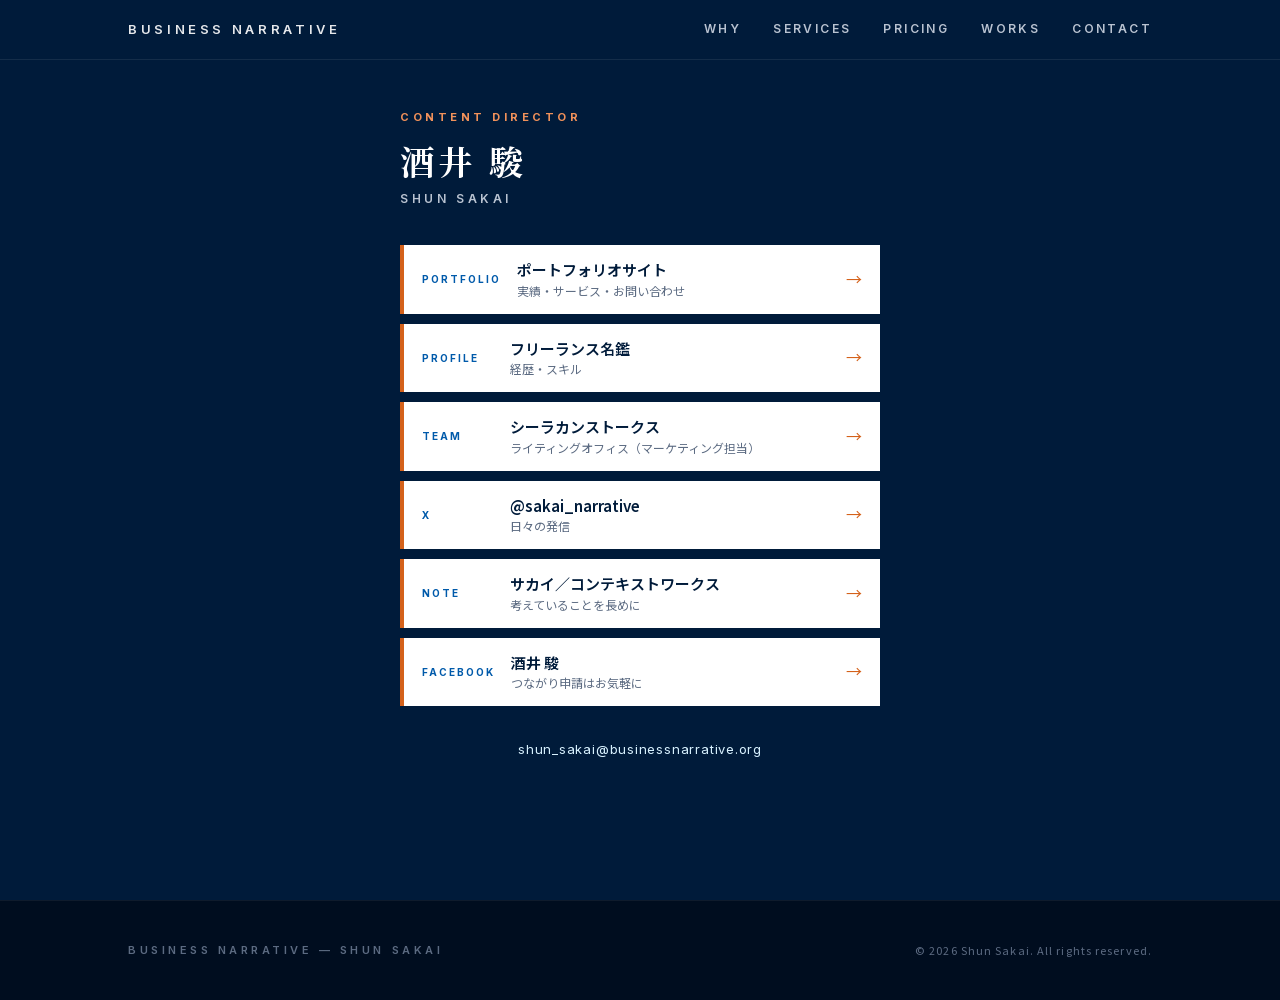
<file: links.html>
<!DOCTYPE html><!--rGhWRo7hd8bySPUGqQpJ6--><html lang="ja" class="__variable_1ca127 __variable_236648 __variable_a2b843"><head><meta charSet="utf-8"/><meta name="viewport" content="width=device-width, initial-scale=1"/><link rel="stylesheet" href="/_next/static/css/14ac9a72d7a760b6.css" data-precedence="next"/><link rel="stylesheet" href="/_next/static/css/c4a810ec59f017fe.css" data-precedence="next"/><link rel="stylesheet" href="/_next/static/css/1c3a1a69ad47abbc.css" data-precedence="next"/><link rel="preload" as="script" fetchPriority="low" href="/_next/static/chunks/webpack-617a66320d40cda3.js"/><script src="/_next/static/chunks/4bd1b696-c023c6e3521b1417.js" async=""></script><script src="/_next/static/chunks/255-293e44824f2ec188.js" async=""></script><script src="/_next/static/chunks/main-app-a5774d5d8b8e9427.js" async=""></script><script src="/_next/static/chunks/619-ba102abea3e3d0e4.js" async=""></script><script src="/_next/static/chunks/app/page-93f9269dfbdff033.js" async=""></script><title>Links | Business Narrative — 酒井 駿</title><meta name="description" content="コンテンツディレクター 酒井駿の各種リンク。ポートフォリオ、フリーランス名鑑、シーラカンストークス、X、note、Facebook。"/><meta property="og:title" content="Business Narrative | 企業の“らしさ”を言語化する"/><meta property="og:description" content="企業固有の“らしさ”を言語化し、人にもAIにも渡せる事業資産に整えるビジネスナラティブ構築支援。"/><meta property="og:locale" content="ja_JP"/><meta property="og:type" content="website"/><meta name="twitter:card" content="summary"/><meta name="twitter:title" content="Business Narrative | 企業の“らしさ”を言語化する"/><meta name="twitter:description" content="企業固有の“らしさ”を言語化し、人にもAIにも渡せる事業資産に整えるビジネスナラティブ構築支援。"/><link rel="icon" href="/icon.png"/><link rel="apple-touch-icon" href="/apple-icon.png"/><script src="/_next/static/chunks/polyfills-42372ed130431b0a.js" noModule=""></script></head><body><div hidden=""><!--$--><!--/$--></div><header class="site-header"><div class="header-inner"><a class="site-logo" href="/">BUSINESS<span> </span>NARRATIVE</a><nav class="header-nav"><a href="/#why">WHY</a><a href="/#services">SERVICES</a><a href="/#pricing">PRICING</a><a href="/#works">WORKS</a><a href="/#contact">CONTACT</a></nav></div></header><main><section class="links-page"><div class="links-inner"><p class="links-eyebrow">CONTENT DIRECTOR</p><h1 class="links-name">酒井 駿</h1><p class="links-roman">SHUN SAKAI</p><ul class="links-list"><li><a href="/" class="links-item"><span class="links-label">PORTFOLIO</span><span class="links-text"><b>ポートフォリオサイト</b><small>実績・サービス・お問い合わせ</small></span><span class="links-arrow" aria-hidden="true">→</span></a></li><li><a href="https://freelance-meikan.com/freelance/3072" class="links-item" target="_blank" rel="noopener noreferrer"><span class="links-label">PROFILE</span><span class="links-text"><b>フリーランス名鑑</b><small>経歴・スキル</small></span><span class="links-arrow" aria-hidden="true">→</span></a></li><li><a href="https://www.coelacanth-talks.com/coelacanth-members" class="links-item" target="_blank" rel="noopener noreferrer"><span class="links-label">TEAM</span><span class="links-text"><b>シーラカンストークス</b><small>ライティングオフィス（マーケティング担当）</small></span><span class="links-arrow" aria-hidden="true">→</span></a></li><li><a href="https://x.com/sakai_narrative" class="links-item" target="_blank" rel="noopener noreferrer"><span class="links-label">X</span><span class="links-text"><b>@sakai_narrative</b><small>日々の発信</small></span><span class="links-arrow" aria-hidden="true">→</span></a></li><li><a href="https://note.com/contextworks" class="links-item" target="_blank" rel="noopener noreferrer"><span class="links-label">NOTE</span><span class="links-text"><b>サカイ／コンテキストワークス</b><small>考えていることを長めに</small></span><span class="links-arrow" aria-hidden="true">→</span></a></li><li><a href="https://www.facebook.com/profile.php?id=100004710918606" class="links-item" target="_blank" rel="noopener noreferrer"><span class="links-label">FACEBOOK</span><span class="links-text"><b>酒井 駿</b><small>つながり申請はお気軽に</small></span><span class="links-arrow" aria-hidden="true">→</span></a></li></ul><a href="mailto:shun_sakai@businessnarrative.org" class="links-mail">shun_sakai@businessnarrative.org</a></div></section><!--$--><!--/$--></main><footer class="site-footer"><div class="footer-inner"><span class="footer-logo">BUSINESS NARRATIVE — SHUN SAKAI</span><span class="footer-copy">© <!-- -->2026<!-- --> Shun Sakai. All rights reserved.</span></div></footer><script src="/_next/static/chunks/webpack-617a66320d40cda3.js" id="_R_" async=""></script><script>(self.__next_f=self.__next_f||[]).push([0])</script><script>self.__next_f.push([1,"1:\"$Sreact.fragment\"\n2:I[2619,[\"619\",\"static/chunks/619-ba102abea3e3d0e4.js\",\"974\",\"static/chunks/app/page-93f9269dfbdff033.js\"],\"\"]\n3:I[9766,[],\"\"]\n4:I[8924,[],\"\"]\nd:I[7150,[],\"\"]\n:HL[\"/_next/static/css/14ac9a72d7a760b6.css\",\"style\"]\n:HL[\"/_next/static/css/c4a810ec59f017fe.css\",\"style\"]\n:HL[\"/_next/static/css/1c3a1a69ad47abbc.css\",\"style\"]\n"])</script><script>self.__next_f.push([1,"0:{\"P\":null,\"b\":\"rGhWRo7hd8bySPUGqQpJ6\",\"p\":\"\",\"c\":[\"\",\"links\"],\"i\":false,\"f\":[[[\"\",{\"children\":[\"links\",{\"children\":[\"__PAGE__\",{}]}]},\"$undefined\",\"$undefined\",true],[\"\",[\"$\",\"$1\",\"c\",{\"children\":[[[\"$\",\"link\",\"0\",{\"rel\":\"stylesheet\",\"href\":\"/_next/static/css/14ac9a72d7a760b6.css\",\"precedence\":\"next\",\"crossOrigin\":\"$undefined\",\"nonce\":\"$undefined\"}],[\"$\",\"link\",\"1\",{\"rel\":\"stylesheet\",\"href\":\"/_next/static/css/c4a810ec59f017fe.css\",\"precedence\":\"next\",\"crossOrigin\":\"$undefined\",\"nonce\":\"$undefined\"}],[\"$\",\"link\",\"2\",{\"rel\":\"stylesheet\",\"href\":\"/_next/static/css/1c3a1a69ad47abbc.css\",\"precedence\":\"next\",\"crossOrigin\":\"$undefined\",\"nonce\":\"$undefined\"}]],[\"$\",\"html\",null,{\"lang\":\"ja\",\"className\":\"__variable_1ca127 __variable_236648 __variable_a2b843\",\"children\":[\"$\",\"body\",null,{\"children\":[[\"$\",\"header\",null,{\"className\":\"site-header\",\"children\":[\"$\",\"div\",null,{\"className\":\"header-inner\",\"children\":[[\"$\",\"$L2\",null,{\"href\":\"/\",\"className\":\"site-logo\",\"children\":[\"BUSINESS\",[\"$\",\"span\",null,{\"children\":\" \"}],\"NARRATIVE\"]}],[\"$\",\"nav\",null,{\"className\":\"header-nav\",\"children\":[[\"$\",\"a\",\"/#why\",{\"href\":\"/#why\",\"children\":\"WHY\"}],[\"$\",\"a\",\"/#services\",{\"href\":\"/#services\",\"children\":\"SERVICES\"}],[\"$\",\"a\",\"/#pricing\",{\"href\":\"/#pricing\",\"children\":\"PRICING\"}],[\"$\",\"a\",\"/#works\",{\"href\":\"/#works\",\"children\":\"WORKS\"}],[\"$\",\"a\",\"/#contact\",{\"href\":\"/#contact\",\"children\":\"CONTACT\"}]]}]]}]}],[\"$\",\"main\",null,{\"children\":[\"$\",\"$L3\",null,{\"parallelRouterKey\":\"children\",\"error\":\"$undefined\",\"errorStyles\":\"$undefined\",\"errorScripts\":\"$undefined\",\"template\":[\"$\",\"$L4\",null,{}],\"templateStyles\":\"$undefined\",\"templateScripts\":\"$undefined\",\"notFound\":[[[\"$\",\"title\",null,{\"children\":\"404: This page could not be found.\"}],[\"$\",\"div\",null,{\"style\":{\"fontFamily\":\"system-ui,\\\"Segoe UI\\\",Roboto,Helvetica,Arial,sans-serif,\\\"Apple Color Emoji\\\",\\\"Segoe UI Emoji\\\"\",\"height\":\"100vh\",\"textAlign\":\"center\",\"display\":\"flex\",\"flexDirection\":\"column\",\"alignItems\":\"center\",\"justifyContent\":\"center\"},\"children\":[\"$\",\"div\",null,{\"children\":[[\"$\",\"style\",null,{\"dangerouslySetInnerHTML\":{\"__html\":\"body{color:#000;background:#fff;margin:0}.next-error-h1{border-right:1px solid rgba(0,0,0,.3)}@media (prefers-color-scheme:dark){body{color:#fff;background:#000}.next-error-h1{border-right:1px solid rgba(255,255,255,.3)}}\"}}],[\"$\",\"h1\",null,{\"className\":\"next-error-h1\",\"style\":{\"display\":\"inline-block\",\"margin\":\"0 20px 0 0\",\"padding\":\"0 23px 0 0\",\"fontSize\":24,\"fontWeight\":500,\"verticalAlign\":\"top\",\"lineHeight\":\"49px\"},\"children\":404}],[\"$\",\"div\",null,{\"style\":{\"display\":\"inline-block\"},\"children\":[\"$\",\"h2\",null,{\"style\":{\"fontSize\":14,\"fontWeight\":400,\"lineHeight\":\"49px\",\"margin\":0},\"children\":\"This page could not be found.\"}]}]]}]}]],[]],\"forbidden\":\"$undefined\",\"unauthorized\":\"$undefined\"}]}],[\"$\",\"footer\",null,{\"className\":\"site-footer\",\"children\":[\"$\",\"div\",null,{\"className\":\"footer-inner\",\"children\":[[\"$\",\"span\",null,{\"className\":\"footer-logo\",\"children\":\"BUSINESS NARRATIVE — SHUN SAKAI\"}],[\"$\",\"span\",null,{\"className\":\"footer-copy\",\"children\":[\"© \",2026,\" Shun Sakai. All rights reserved.\"]}]]}]}]]}]}]]}],{\"children\":[\"links\",[\"$\",\"$1\",\"c\",{\"children\":[null,[\"$\",\"$L3\",null,{\"parallelRouterKey\":\"children\",\"error\":\"$undefined\",\"errorStyles\":\"$undefined\",\"errorScripts\":\"$undefined\",\"template\":[\"$\",\"$L4\",null,{}],\"templateStyles\":\"$undefined\",\"templateScripts\":\"$undefined\",\"notFound\":\"$undefined\",\"forbidden\":\"$undefined\",\"unauthorized\":\"$undefined\"}]]}],{\"children\":[\"__PAGE__\",[\"$\",\"$1\",\"c\",{\"children\":[[\"$\",\"section\",null,{\"className\":\"links-page\",\"children\":[\"$\",\"div\",null,{\"className\":\"links-inner\",\"children\":[[\"$\",\"p\",null,{\"className\":\"links-eyebrow\",\"children\":\"CONTENT DIRECTOR\"}],[\"$\",\"h1\",null,{\"className\":\"links-name\",\"children\":\"酒井 駿\"}],[\"$\",\"p\",null,{\"className\":\"links-roman\",\"children\":\"SHUN SAKAI\"}],[\"$\",\"ul\",null,{\"className\":\"links-list\",\"children\":[[\"$\",\"li\",\"PORTFOLIO\",{\"children\":[\"$\",\"a\",null,{\"href\":\"/\",\"className\":\"links-item\",\"children\":[[\"$\",\"span\",null,{\"className\":\"links-label\",\"children\":\"PORTFOLIO\"}],[\"$\",\"span\",null,{\"className\":\"links-text\",\"children\":[[\"$\",\"b\",null,{\"children\":\"ポートフォリオサイト\"}],[\"$\",\"small\",null,{\"children\":\"実績・サービス・お問い合わせ\"}]]}],[\"$\",\"span\",null,{\"className\":\"links-arrow\",\"aria-hidden\":\"true\",\"children\":\"→\"}]]}]}],[\"$\",\"li\",\"PROFILE\",{\"children\":[\"$\",\"a\",null,{\"href\":\"https://freelance-meikan.com/freelance/3072\",\"className\":\"links-item\",\"target\":\"_blank\",\"rel\":\"noopener noreferrer\",\"children\":[[\"$\",\"span\",null,{\"className\":\"links-label\",\"children\":\"PROFILE\"}],[\"$\",\"span\",null,{\"className\":\"links-text\",\"children\":[[\"$\",\"b\",null,{\"children\":\"フリーランス名鑑\"}],[\"$\",\"small\",null,{\"children\":\"経歴・スキル\"}]]}],[\"$\",\"span\",null,{\"className\":\"links-arrow\",\"aria-hidden\":\"true\",\"children\":\"→\"}]]}]}],[\"$\",\"li\",\"TEAM\",{\"children\":[\"$\",\"a\",null,{\"href\":\"https://www.coelacanth-talks.com/coelacanth-members\",\"className\":\"links-item\",\"target\":\"_blank\",\"rel\":\"noopener noreferrer\",\"children\":[[\"$\",\"span\",null,{\"className\":\"links-label\",\"children\":\"TEAM\"}],\"$L5\",\"$L6\"]}]}],\"$L7\",\"$L8\",\"$L9\"]}],\"$La\"]}]}],null,\"$Lb\"]}],{},null,false]},null,false]},null,false],\"$Lc\",false]],\"m\":\"$undefined\",\"G\":[\"$d\",[]],\"s\":false,\"S\":true}\n"])</script><script>self.__next_f.push([1,"e:I[4431,[],\"OutletBoundary\"]\n10:I[5278,[],\"AsyncMetadataOutlet\"]\n12:I[4431,[],\"ViewportBoundary\"]\n14:I[4431,[],\"MetadataBoundary\"]\n15:\"$Sreact.suspense\"\n5:[\"$\",\"span\",null,{\"className\":\"links-text\",\"children\":[[\"$\",\"b\",null,{\"children\":\"シーラカンストークス\"}],[\"$\",\"small\",null,{\"children\":\"ライティングオフィス（マーケティング担当）\"}]]}]\n6:[\"$\",\"span\",null,{\"className\":\"links-arrow\",\"aria-hidden\":\"true\",\"children\":\"→\"}]\n7:[\"$\",\"li\",\"X\",{\"children\":[\"$\",\"a\",null,{\"href\":\"https://x.com/sakai_narrative\",\"className\":\"links-item\",\"target\":\"_blank\",\"rel\":\"noopener noreferrer\",\"children\":[[\"$\",\"span\",null,{\"className\":\"links-label\",\"children\":\"X\"}],[\"$\",\"span\",null,{\"className\":\"links-text\",\"children\":[[\"$\",\"b\",null,{\"children\":\"@sakai_narrative\"}],[\"$\",\"small\",null,{\"children\":\"日々の発信\"}]]}],[\"$\",\"span\",null,{\"className\":\"links-arrow\",\"aria-hidden\":\"true\",\"children\":\"→\"}]]}]}]\n8:[\"$\",\"li\",\"NOTE\",{\"children\":[\"$\",\"a\",null,{\"href\":\"https://note.com/contextworks\",\"className\":\"links-item\",\"target\":\"_blank\",\"rel\":\"noopener noreferrer\",\"children\":[[\"$\",\"span\",null,{\"className\":\"links-label\",\"children\":\"NOTE\"}],[\"$\",\"span\",null,{\"className\":\"links-text\",\"children\":[[\"$\",\"b\",null,{\"children\":\"サカイ／コンテキストワークス\"}],[\"$\",\"small\",null,{\"children\":\"考えていることを長めに\"}]]}],[\"$\",\"span\",null,{\"className\":\"links-arrow\",\"aria-hidden\":\"true\",\"children\":\"→\"}]]}]}]\n9:[\"$\",\"li\",\"FACEBOOK\",{\"children\":[\"$\",\"a\",null,{\"href\":\"https://www.facebook.com/profile.php?id=100004710918606\",\"className\":\"links-item\",\"target\":\"_blank\",\"rel\":\"noopener noreferrer\",\"children\":[[\"$\",\"span\",null,{\"className\":\"links-label\",\"children\":\"FACEBOOK\"}],[\"$\",\"span\",null,{\"className\":\"links-text\",\"children\":[[\"$\",\"b\",null,{\"children\":\"酒井 駿\"}],[\"$\",\"small\",null,{\"children\":\"つながり申請はお気軽に\"}]]}],[\"$\",\"span\",null,{\"className\":\"links-arrow\",\"aria-hidden\":\"true\",\"children\":\"→\"}]]}]}]\na:[\"$\",\"a\",null,{\"href\":\"mailto:shun_sakai@businessnarrative.org\",\"className\""])</script><script>self.__next_f.push([1,":\"links-mail\",\"children\":\"shun_sakai@businessnarrative.org\"}]\nb:[\"$\",\"$Le\",null,{\"children\":[\"$Lf\",[\"$\",\"$L10\",null,{\"promise\":\"$@11\"}]]}]\nc:[\"$\",\"$1\",\"h\",{\"children\":[null,[[\"$\",\"$L12\",null,{\"children\":\"$L13\"}],null],[\"$\",\"$L14\",null,{\"children\":[\"$\",\"div\",null,{\"hidden\":true,\"children\":[\"$\",\"$15\",null,{\"fallback\":null,\"children\":\"$L16\"}]}]}]]}]\n"])</script><script>self.__next_f.push([1,"13:[[\"$\",\"meta\",\"0\",{\"charSet\":\"utf-8\"}],[\"$\",\"meta\",\"1\",{\"name\":\"viewport\",\"content\":\"width=device-width, initial-scale=1\"}]]\nf:null\n"])</script><script>self.__next_f.push([1,"17:I[622,[],\"IconMark\"]\n"])</script><script>self.__next_f.push([1,"11:{\"metadata\":[[\"$\",\"title\",\"0\",{\"children\":\"Links | Business Narrative — 酒井 駿\"}],[\"$\",\"meta\",\"1\",{\"name\":\"description\",\"content\":\"コンテンツディレクター 酒井駿の各種リンク。ポートフォリオ、フリーランス名鑑、シーラカンストークス、X、note、Facebook。\"}],[\"$\",\"meta\",\"2\",{\"property\":\"og:title\",\"content\":\"Business Narrative | 企業の“らしさ”を言語化する\"}],[\"$\",\"meta\",\"3\",{\"property\":\"og:description\",\"content\":\"企業固有の“らしさ”を言語化し、人にもAIにも渡せる事業資産に整えるビジネスナラティブ構築支援。\"}],[\"$\",\"meta\",\"4\",{\"property\":\"og:locale\",\"content\":\"ja_JP\"}],[\"$\",\"meta\",\"5\",{\"property\":\"og:type\",\"content\":\"website\"}],[\"$\",\"meta\",\"6\",{\"name\":\"twitter:card\",\"content\":\"summary\"}],[\"$\",\"meta\",\"7\",{\"name\":\"twitter:title\",\"content\":\"Business Narrative | 企業の“らしさ”を言語化する\"}],[\"$\",\"meta\",\"8\",{\"name\":\"twitter:description\",\"content\":\"企業固有の“らしさ”を言語化し、人にもAIにも渡せる事業資産に整えるビジネスナラティブ構築支援。\"}],[\"$\",\"link\",\"9\",{\"rel\":\"icon\",\"href\":\"/icon.png\"}],[\"$\",\"link\",\"10\",{\"rel\":\"apple-touch-icon\",\"href\":\"/apple-icon.png\"}],[\"$\",\"$L17\",\"11\",{}]],\"error\":null,\"digest\":\"$undefined\"}\n"])</script><script>self.__next_f.push([1,"16:\"$11:metadata\"\n"])</script></body></html>
</file>
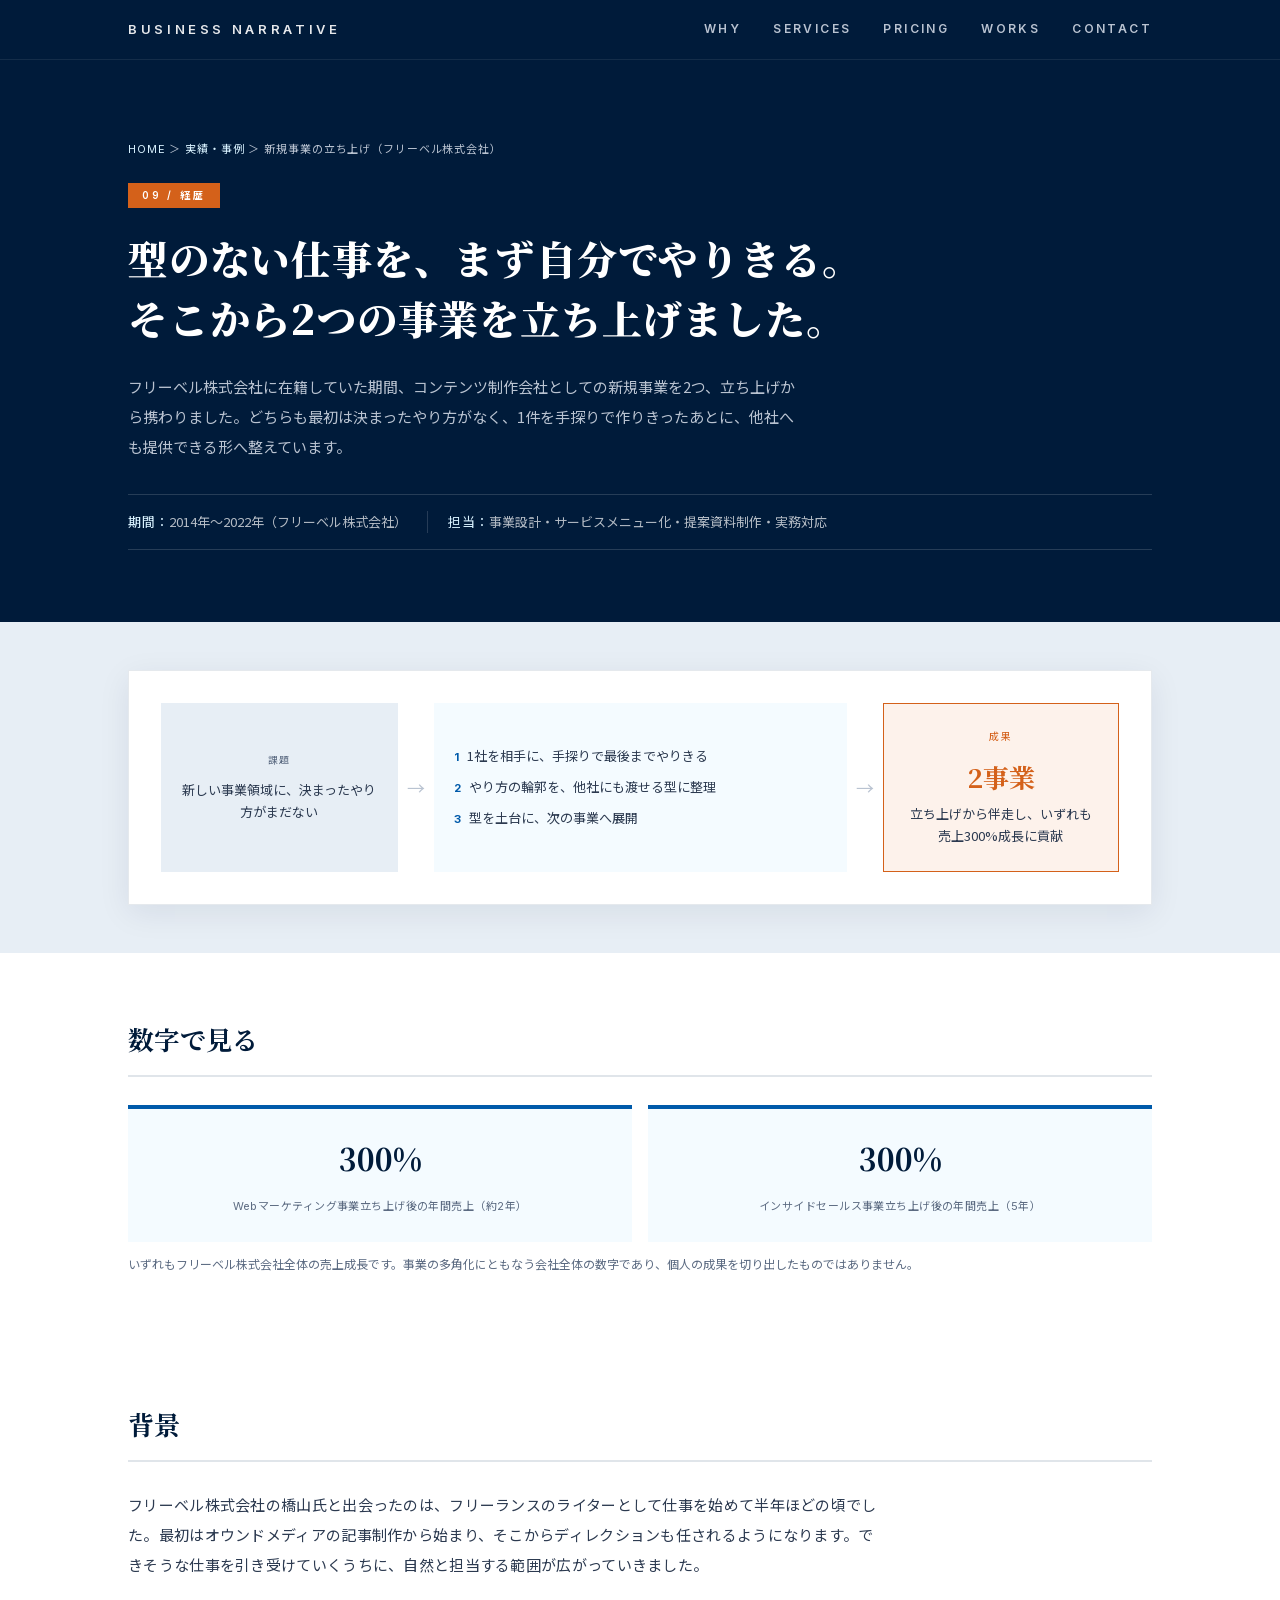
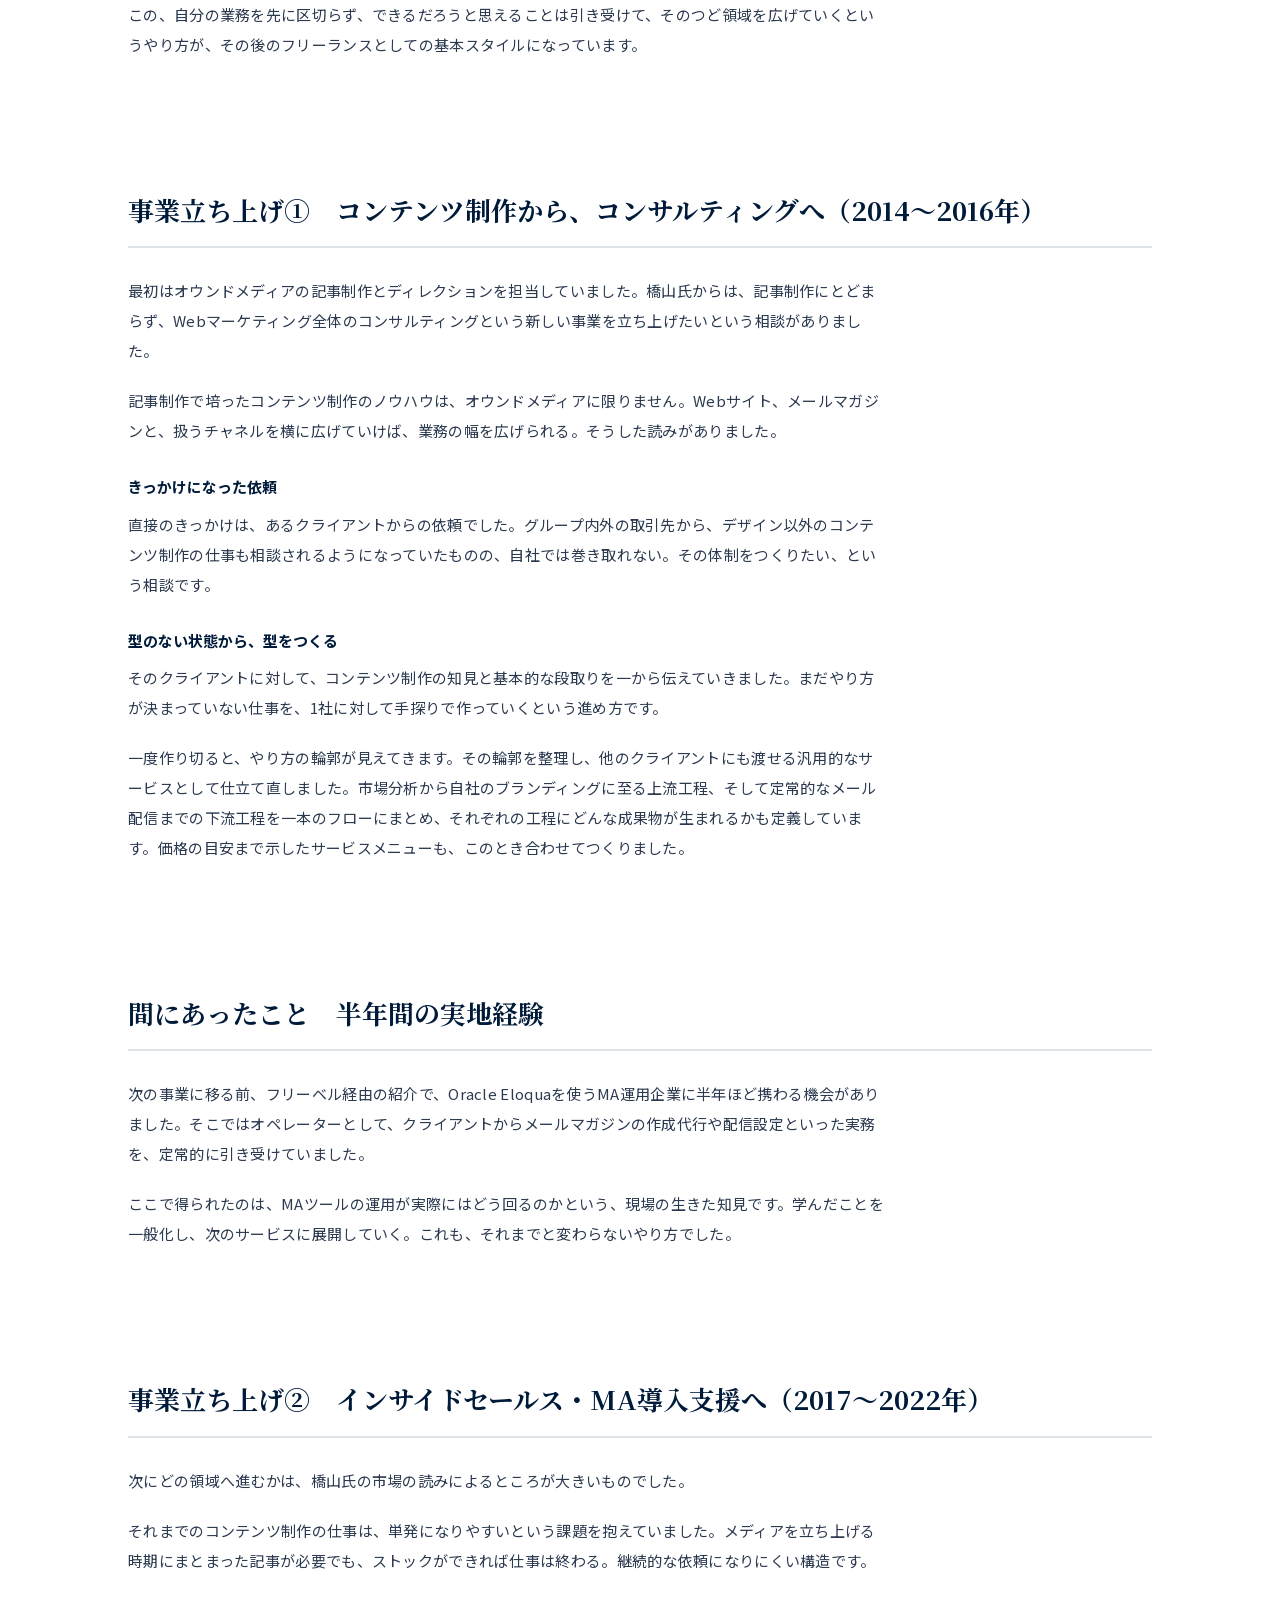
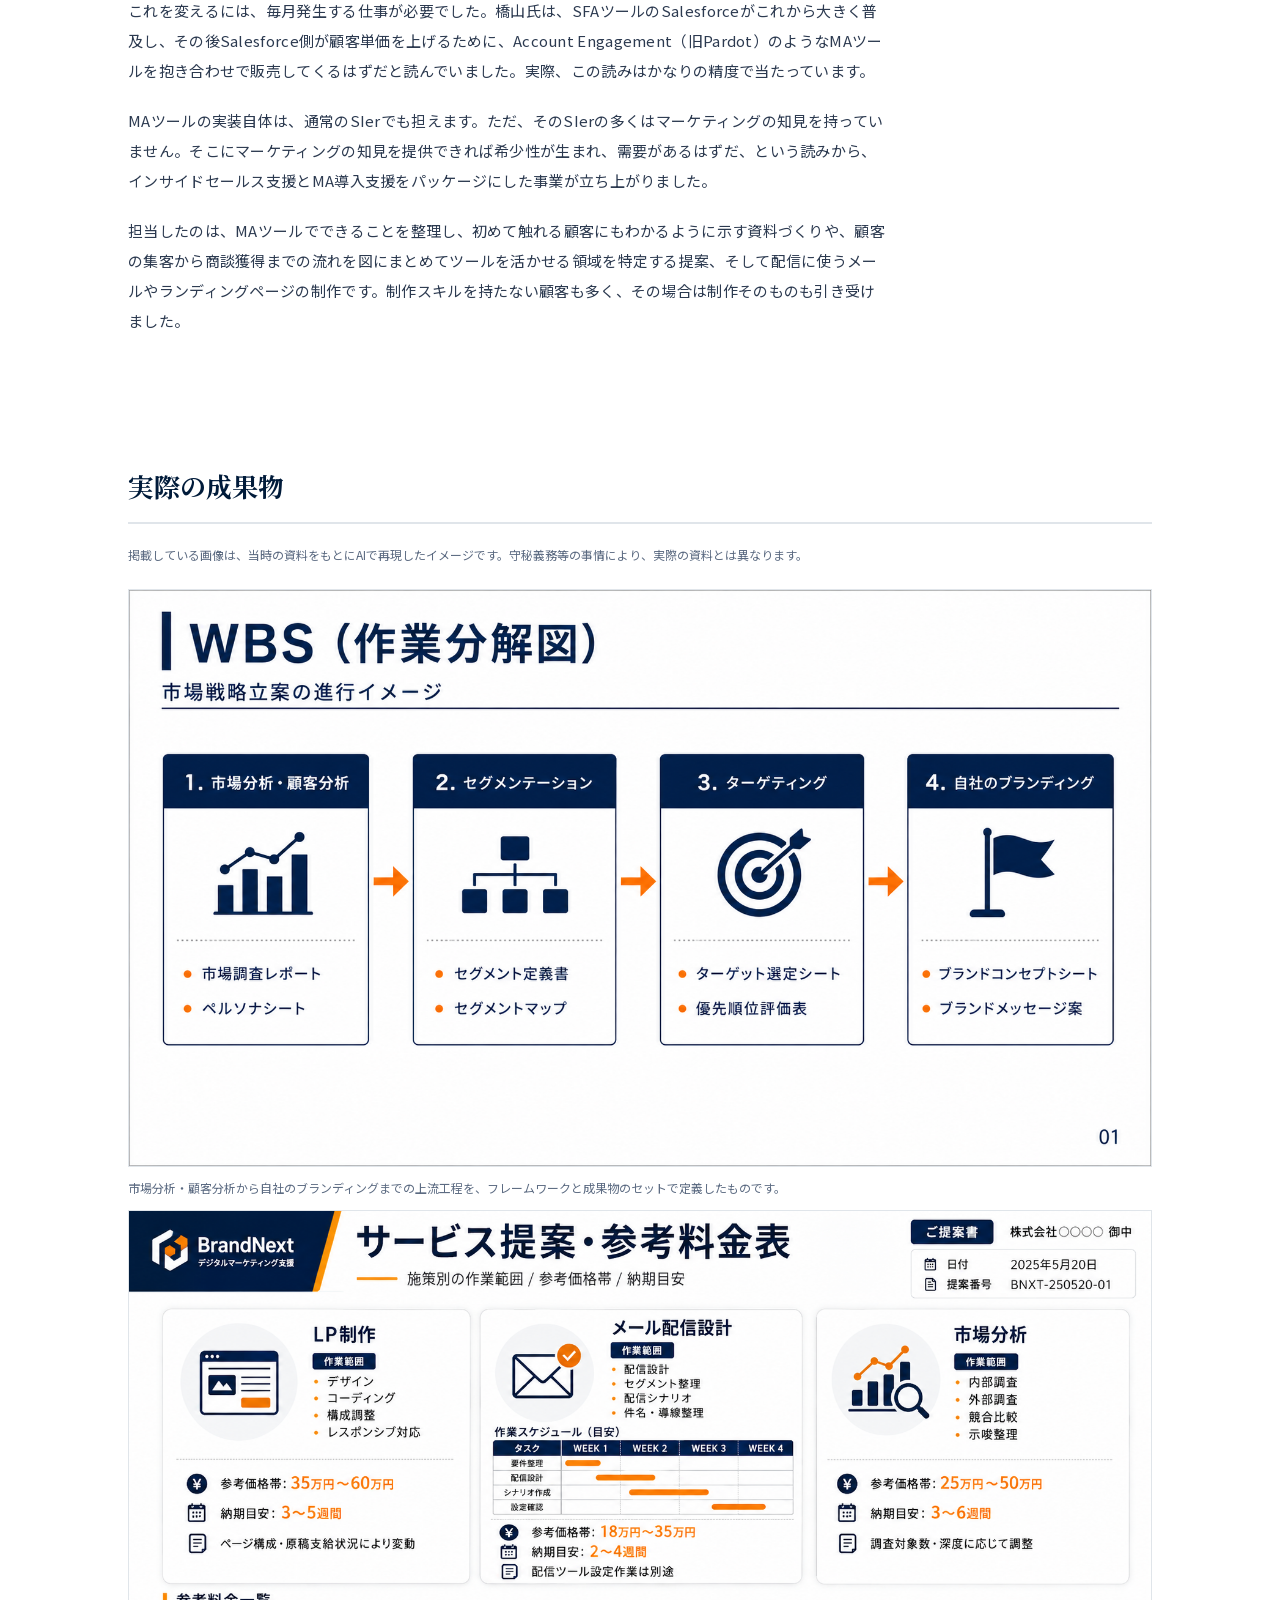
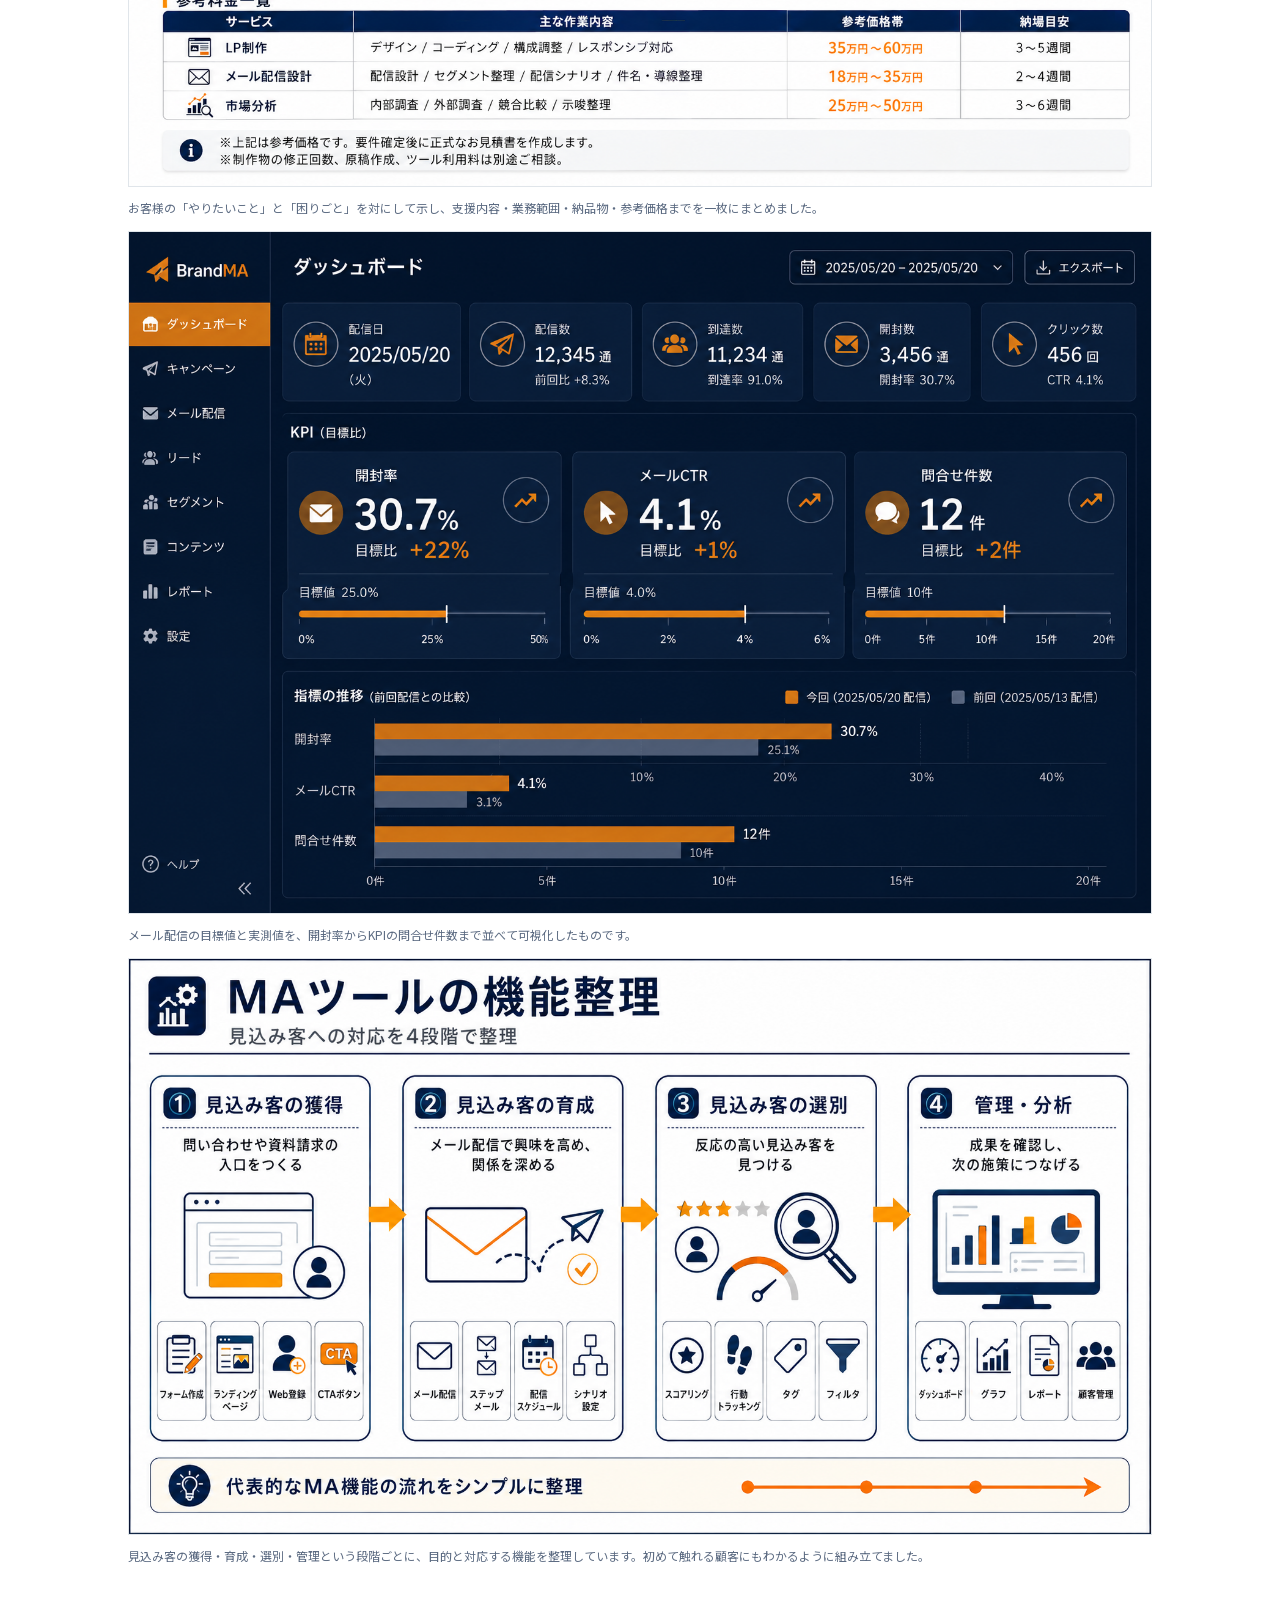
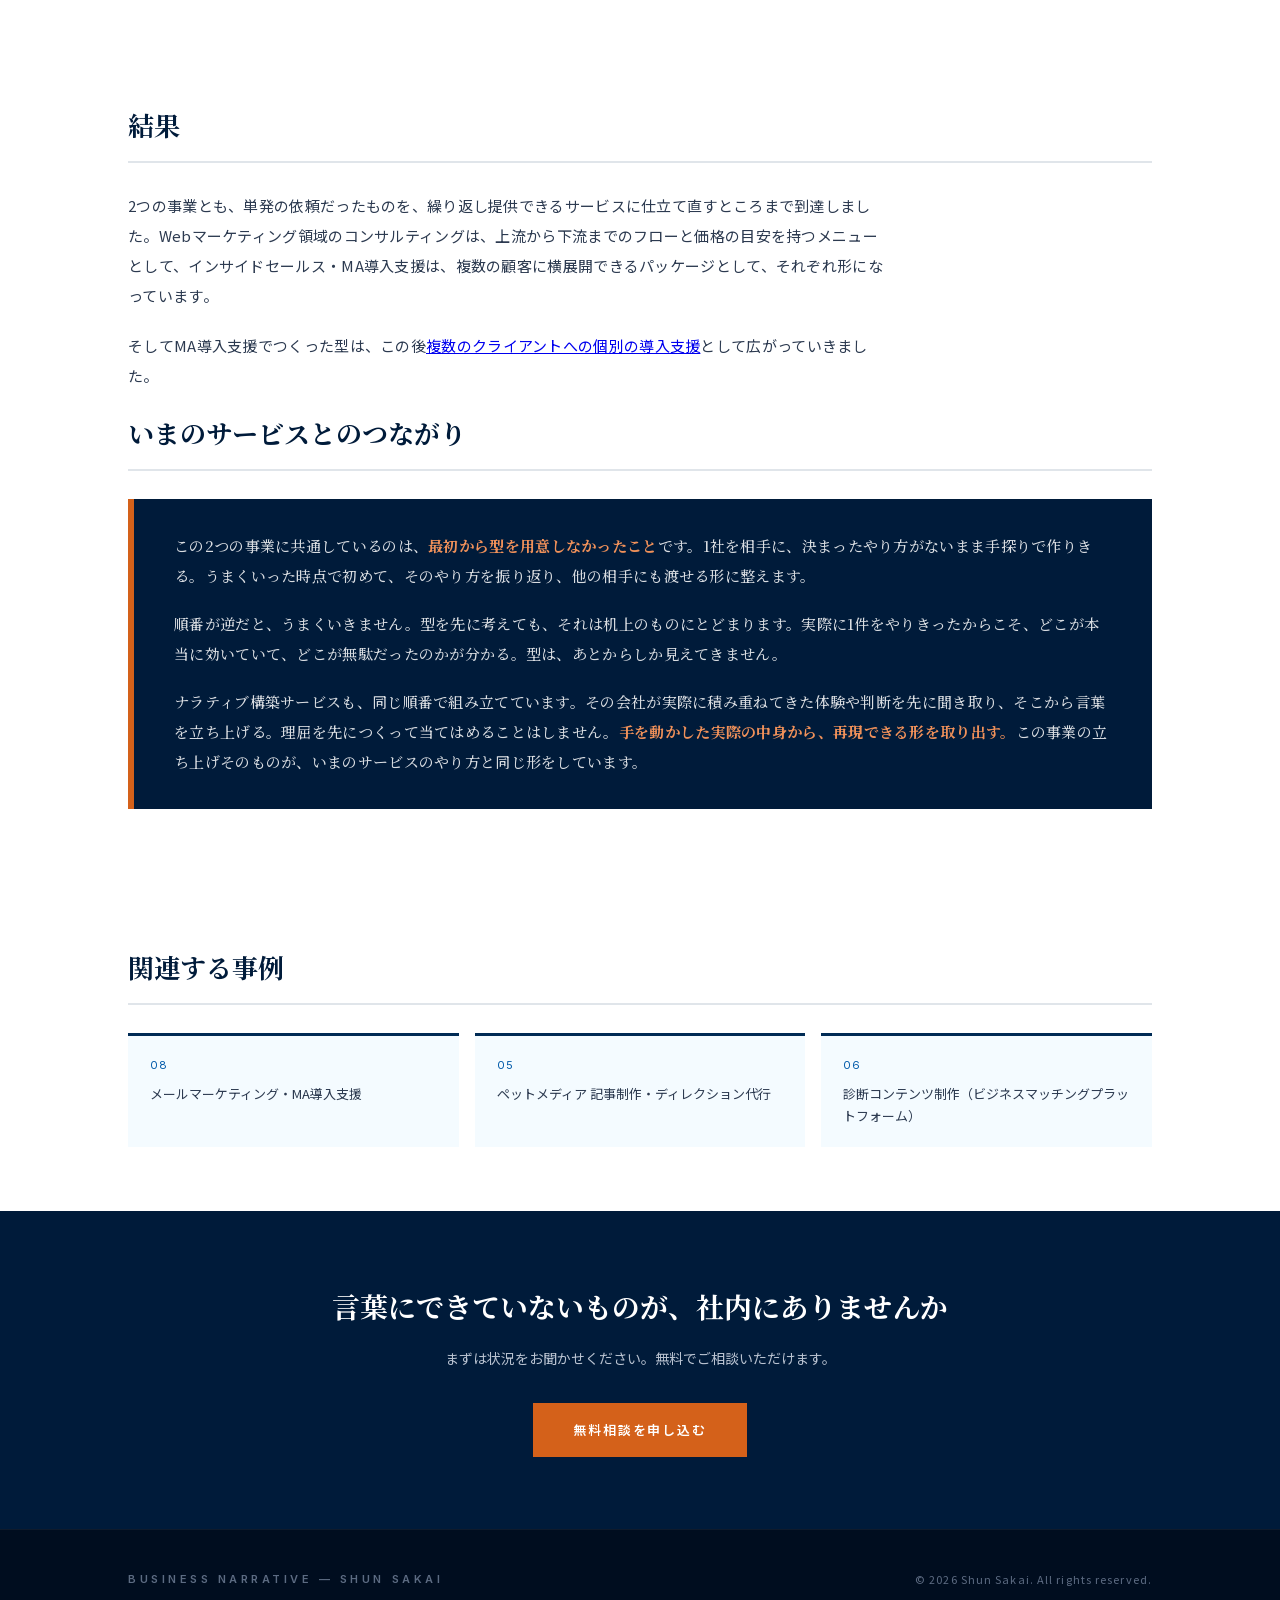
<file: works/business-launch.html>
<!DOCTYPE html><!--rGhWRo7hd8bySPUGqQpJ6--><html lang="ja" class="__variable_1ca127 __variable_236648 __variable_a2b843"><head><meta charSet="utf-8"/><meta name="viewport" content="width=device-width, initial-scale=1"/><link rel="preload" as="image" href="/works/business-launch/a-wbs-new.png"/><link rel="preload" as="image" href="/works/business-launch/b-service-menu-new.png"/><link rel="preload" as="image" href="/works/business-launch/c-report-new.png"/><link rel="preload" as="image" href="/works/business-launch/d-ma-overview-new.png"/><link rel="stylesheet" href="/_next/static/css/14ac9a72d7a760b6.css" data-precedence="next"/><link rel="stylesheet" href="/_next/static/css/c4a810ec59f017fe.css" data-precedence="next"/><link rel="stylesheet" href="/_next/static/css/1c3a1a69ad47abbc.css" data-precedence="next"/><link rel="preload" as="script" fetchPriority="low" href="/_next/static/chunks/webpack-617a66320d40cda3.js"/><script src="/_next/static/chunks/4bd1b696-c023c6e3521b1417.js" async=""></script><script src="/_next/static/chunks/255-293e44824f2ec188.js" async=""></script><script src="/_next/static/chunks/main-app-a5774d5d8b8e9427.js" async=""></script><script src="/_next/static/chunks/619-ba102abea3e3d0e4.js" async=""></script><script src="/_next/static/chunks/app/works/business-launch/page-e7754779184bdeb1.js" async=""></script><title>新規事業の立ち上げ｜実績・事例 | Business Narrative</title><meta name="description" content="フリーベル株式会社に在籍していた期間、コンテンツ制作会社としての新規事業を2つ、立ち上げから携わりました。型のない仕事を、まず自分でやりきる。そこから2つの事業を立ち上げています。"/><meta property="og:title" content="Business Narrative | 企業の“らしさ”を言語化する"/><meta property="og:description" content="企業固有の“らしさ”を言語化し、人にもAIにも渡せる事業資産に整えるビジネスナラティブ構築支援。"/><meta property="og:locale" content="ja_JP"/><meta property="og:type" content="website"/><meta name="twitter:card" content="summary"/><meta name="twitter:title" content="Business Narrative | 企業の“らしさ”を言語化する"/><meta name="twitter:description" content="企業固有の“らしさ”を言語化し、人にもAIにも渡せる事業資産に整えるビジネスナラティブ構築支援。"/><link rel="icon" href="/icon.png"/><link rel="apple-touch-icon" href="/apple-icon.png"/><script src="/_next/static/chunks/polyfills-42372ed130431b0a.js" noModule=""></script></head><body><div hidden=""><!--$--><!--/$--></div><header class="site-header"><div class="header-inner"><a class="site-logo" href="/">BUSINESS<span> </span>NARRATIVE</a><nav class="header-nav"><a href="/#why">WHY</a><a href="/#services">SERVICES</a><a href="/#pricing">PRICING</a><a href="/#works">WORKS</a><a href="/#contact">CONTACT</a></nav></div></header><main><div class="case-hero"><div class="container"><p class="case-crumb"><a href="/">HOME</a> ＞<!-- --> <a href="/#works">実績・事例</a> ＞ <!-- -->新規事業の立ち上げ（フリーベル株式会社）</p><span class="case-tag">09<!-- --> / <!-- -->経歴</span><h1 class="case-title">型のない仕事を、まず自分でやりきる。<br/>そこから2つの事業を立ち上げました。</h1><p class="case-lead">フリーベル株式会社に在籍していた期間、コンテンツ制作会社としての新規事業を2つ、立ち上げから携わりました。どちらも最初は決まったやり方がなく、1件を手探りで作りきったあとに、他社へも提供できる形へ整えています。</p><div class="case-meta"><span class="case-meta-item"><span class="case-meta-label">期間<!-- -->：</span>2014年〜2022年（フリーベル株式会社）</span><span class="case-meta-item"><span class="case-meta-label">担当<!-- -->：</span>事業設計・サービスメニュー化・提案資料制作・実務対応</span></div></div></div><div class="case-hero-visual"><div class="container"><div class="case-hero-visual-frame"><div class="glance"><div class="glance-block before"><span class="glance-label">課題</span><p class="glance-text">新しい事業領域に、決まったやり方がまだない</p></div><div class="glance-arrow">→</div><div class="glance-steps"><div class="glance-step"><span class="glance-step-num">1</span><span>1社を相手に、手探りで最後までやりきる</span></div><div class="glance-step"><span class="glance-step-num">2</span><span>やり方の輪郭を、他社にも渡せる型に整理</span></div><div class="glance-step"><span class="glance-step-num">3</span><span>型を土台に、次の事業へ展開</span></div></div><div class="glance-arrow">→</div><div class="glance-block after"><span class="glance-label">成果</span><span class="glance-stat">2事業</span><p class="glance-text">立ち上げから伴走し、いずれも売上300%成長に貢献</p></div></div></div></div></div><section class="case-section"><div class="container"><h2 class="case-section-title">数字で見る</h2><div class="case-stats"><div class="case-stat"><span class="case-stat-value">300%</span><span class="case-stat-label">Webマーケティング事業立ち上げ後の年間売上（約2年）</span></div><div class="case-stat"><span class="case-stat-value">300%</span><span class="case-stat-label">インサイドセールス事業立ち上げ後の年間売上（5年）</span></div></div><p class="case-stats-note">いずれもフリーベル株式会社全体の売上成長です。事業の多角化にともなう会社全体の数字であり、個人の成果を切り出したものではありません。</p></div></section><section class="case-section"><div class="container"><h2 class="case-section-title">背景</h2><p class="case-body">フリーベル株式会社の橋山氏と出会ったのは、フリーランスのライターとして仕事を始めて半年ほどの頃でした。最初はオウンドメディアの記事制作から始まり、そこからディレクションも任されるようになります。できそうな仕事を引き受けていくうちに、自然と担当する範囲が広がっていきました。</p><p class="case-body">この、自分の業務を先に区切らず、できるだろうと思えることは引き受けて、そのつど領域を広げていくというやり方が、その後のフリーランスとしての基本スタイルになっています。</p></div></section><section class="case-section"><div class="container"><h2 class="case-section-title">事業立ち上げ①　コンテンツ制作から、コンサルティングへ（2014〜2016年）</h2><p class="case-body">最初はオウンドメディアの記事制作とディレクションを担当していました。橋山氏からは、記事制作にとどまらず、Webマーケティング全体のコンサルティングという新しい事業を立ち上げたいという相談がありました。</p><p class="case-body">記事制作で培ったコンテンツ制作のノウハウは、オウンドメディアに限りません。Webサイト、メールマガジンと、扱うチャネルを横に広げていけば、業務の幅を広げられる。そうした読みがありました。</p><h3 class="case-subheading">きっかけになった依頼</h3><p class="case-body">直接のきっかけは、あるクライアントからの依頼でした。グループ内外の取引先から、デザイン以外のコンテンツ制作の仕事も相談されるようになっていたものの、自社では巻き取れない。その体制をつくりたい、という相談です。</p><h3 class="case-subheading">型のない状態から、型をつくる</h3><p class="case-body">そのクライアントに対して、コンテンツ制作の知見と基本的な段取りを一から伝えていきました。まだやり方が決まっていない仕事を、1社に対して手探りで作っていくという進め方です。</p><p class="case-body">一度作り切ると、やり方の輪郭が見えてきます。その輪郭を整理し、他のクライアントにも渡せる汎用的なサービスとして仕立て直しました。市場分析から自社のブランディングに至る上流工程、そして定常的なメール配信までの下流工程を一本のフローにまとめ、それぞれの工程にどんな成果物が生まれるかも定義しています。価格の目安まで示したサービスメニューも、このとき合わせてつくりました。</p></div></section><section class="case-section"><div class="container"><h2 class="case-section-title">間にあったこと　半年間の実地経験</h2><p class="case-body">次の事業に移る前、フリーベル経由の紹介で、Oracle Eloquaを使うMA運用企業に半年ほど携わる機会がありました。そこではオペレーターとして、クライアントからメールマガジンの作成代行や配信設定といった実務を、定常的に引き受けていました。</p><p class="case-body">ここで得られたのは、MAツールの運用が実際にはどう回るのかという、現場の生きた知見です。学んだことを一般化し、次のサービスに展開していく。これも、それまでと変わらないやり方でした。</p></div></section><section class="case-section"><div class="container"><h2 class="case-section-title">事業立ち上げ②　インサイドセールス・MA導入支援へ（2017〜2022年）</h2><p class="case-body">次にどの領域へ進むかは、橋山氏の市場の読みによるところが大きいものでした。</p><p class="case-body">それまでのコンテンツ制作の仕事は、単発になりやすいという課題を抱えていました。メディアを立ち上げる時期にまとまった記事が必要でも、ストックができれば仕事は終わる。継続的な依頼になりにくい構造です。</p><p class="case-body">これを変えるには、毎月発生する仕事が必要でした。橋山氏は、SFAツールのSalesforceがこれから大きく普及し、その後Salesforce側が顧客単価を上げるために、Account Engagement（旧Pardot）のようなMAツールを抱き合わせで販売してくるはずだと読んでいました。実際、この読みはかなりの精度で当たっています。</p><p class="case-body">MAツールの実装自体は、通常のSIerでも担えます。ただ、そのSIerの多くはマーケティングの知見を持っていません。そこにマーケティングの知見を提供できれば希少性が生まれ、需要があるはずだ、という読みから、インサイドセールス支援とMA導入支援をパッケージにした事業が立ち上がりました。</p><p class="case-body">担当したのは、MAツールでできることを整理し、初めて触れる顧客にもわかるように示す資料づくりや、顧客の集客から商談獲得までの流れを図にまとめてツールを活かせる領域を特定する提案、そして配信に使うメールやランディングページの制作です。制作スキルを持たない顧客も多く、その場合は制作そのものも引き受けました。</p></div></section><section class="case-section"><div class="container"><h2 class="case-section-title">実際の成果物</h2><p class="case-figure-note">掲載している画像は、当時の資料をもとにAIで再現したイメージです。守秘義務等の事情により、実際の資料とは異なります。</p><div class="case-figure"><img src="/works/business-launch/a-wbs-new.png" alt="上流工程の整理（WBS）"/><p class="case-caption">市場分析・顧客分析から自社のブランディングまでの上流工程を、フレームワークと成果物のセットで定義したものです。</p></div><div class="case-figure"><img src="/works/business-launch/b-service-menu-new.png" alt="サービスメニュー"/><p class="case-caption">お客様の「やりたいこと」と「困りごと」を対にして示し、支援内容・業務範囲・納品物・参考価格までを一枚にまとめました。</p></div><div class="case-figure"><img src="/works/business-launch/c-report-new.png" alt="配信結果のレポート"/><p class="case-caption">メール配信の目標値と実測値を、開封率からKPIの問合せ件数まで並べて可視化したものです。</p></div><div class="case-figure"><img src="/works/business-launch/d-ma-overview-new.png" alt="MAでできることの整理"/><p class="case-caption">見込み客の獲得・育成・選別・管理という段階ごとに、目的と対応する機能を整理しています。初めて触れる顧客にもわかるように組み立てました。</p></div></div></section><section class="case-section"><div class="container"><h2 class="case-section-title">結果</h2><p class="case-body">2つの事業とも、単発の依頼だったものを、繰り返し提供できるサービスに仕立て直すところまで到達しました。Webマーケティング領域のコンサルティングは、上流から下流までのフローと価格の目安を持つメニューとして、インサイドセールス・MA導入支援は、複数の顧客に横展開できるパッケージとして、それぞれ形になっています。</p><p class="case-body">そしてMA導入支援でつくった型は、この後<a href="/works/ma-support">複数のクライアントへの個別の導入支援</a>として広がっていきました。</p><h2 class="case-section-title">いまのサービスとのつながり</h2><div class="case-bridge"><p>この2つの事業に共通しているのは、<strong>最初から型を用意しなかったこと</strong>です。1社を相手に、決まったやり方がないまま手探りで作りきる。うまくいった時点で初めて、そのやり方を振り返り、他の相手にも渡せる形に整えます。</p><p>順番が逆だと、うまくいきません。型を先に考えても、それは机上のものにとどまります。実際に1件をやりきったからこそ、どこが本当に効いていて、どこが無駄だったのかが分かる。型は、あとからしか見えてきません。</p><p>ナラティブ構築サービスも、同じ順番で組み立てています。その会社が実際に積み重ねてきた体験や判断を先に聞き取り、そこから言葉を立ち上げる。理屈を先につくって当てはめることはしません。<strong>手を動かした実際の中身から、再現できる形を取り出す。</strong>この事業の立ち上げそのものが、いまのサービスのやり方と同じ形をしています。</p></div></div></section><section class="case-section"><div class="container"><h2 class="case-section-title">関連する事例</h2><div class="case-related"><a class="case-related-item" href="/works/ma-support"><span class="case-related-num">08</span>メールマーケティング・MA導入支援</a><a class="case-related-item" href="/works/petmedia"><span class="case-related-num">05</span>ペットメディア 記事制作・ディレクション代行</a><a class="case-related-item" href="/works/matching-platform"><span class="case-related-num">06</span>診断コンテンツ制作（ビジネスマッチングプラットフォーム）</a></div></div></section><div class="case-cta"><p class="case-cta-title">言葉にできていないものが、社内にありませんか</p><p class="case-cta-body">まずは状況をお聞かせください。無料でご相談いただけます。</p><a href="/#contact" class="case-cta-btn">無料相談を申し込む</a></div><!--$--><!--/$--></main><footer class="site-footer"><div class="footer-inner"><span class="footer-logo">BUSINESS NARRATIVE — SHUN SAKAI</span><span class="footer-copy">© <!-- -->2026<!-- --> Shun Sakai. All rights reserved.</span></div></footer><script src="/_next/static/chunks/webpack-617a66320d40cda3.js" id="_R_" async=""></script><script>(self.__next_f=self.__next_f||[]).push([0])</script><script>self.__next_f.push([1,"1:\"$Sreact.fragment\"\n2:I[2619,[\"619\",\"static/chunks/619-ba102abea3e3d0e4.js\",\"470\",\"static/chunks/app/works/business-launch/page-e7754779184bdeb1.js\"],\"\"]\n3:I[9766,[],\"\"]\n4:I[8924,[],\"\"]\n11:I[7150,[],\"\"]\n:HL[\"/_next/static/css/14ac9a72d7a760b6.css\",\"style\"]\n:HL[\"/_next/static/css/c4a810ec59f017fe.css\",\"style\"]\n:HL[\"/_next/static/css/1c3a1a69ad47abbc.css\",\"style\"]\n"])</script><script>self.__next_f.push([1,"0:{\"P\":null,\"b\":\"rGhWRo7hd8bySPUGqQpJ6\",\"p\":\"\",\"c\":[\"\",\"works\",\"business-launch\"],\"i\":false,\"f\":[[[\"\",{\"children\":[\"works\",{\"children\":[\"business-launch\",{\"children\":[\"__PAGE__\",{}]}]}]},\"$undefined\",\"$undefined\",true],[\"\",[\"$\",\"$1\",\"c\",{\"children\":[[[\"$\",\"link\",\"0\",{\"rel\":\"stylesheet\",\"href\":\"/_next/static/css/14ac9a72d7a760b6.css\",\"precedence\":\"next\",\"crossOrigin\":\"$undefined\",\"nonce\":\"$undefined\"}],[\"$\",\"link\",\"1\",{\"rel\":\"stylesheet\",\"href\":\"/_next/static/css/c4a810ec59f017fe.css\",\"precedence\":\"next\",\"crossOrigin\":\"$undefined\",\"nonce\":\"$undefined\"}],[\"$\",\"link\",\"2\",{\"rel\":\"stylesheet\",\"href\":\"/_next/static/css/1c3a1a69ad47abbc.css\",\"precedence\":\"next\",\"crossOrigin\":\"$undefined\",\"nonce\":\"$undefined\"}]],[\"$\",\"html\",null,{\"lang\":\"ja\",\"className\":\"__variable_1ca127 __variable_236648 __variable_a2b843\",\"children\":[\"$\",\"body\",null,{\"children\":[[\"$\",\"header\",null,{\"className\":\"site-header\",\"children\":[\"$\",\"div\",null,{\"className\":\"header-inner\",\"children\":[[\"$\",\"$L2\",null,{\"href\":\"/\",\"className\":\"site-logo\",\"children\":[\"BUSINESS\",[\"$\",\"span\",null,{\"children\":\" \"}],\"NARRATIVE\"]}],[\"$\",\"nav\",null,{\"className\":\"header-nav\",\"children\":[[\"$\",\"a\",\"/#why\",{\"href\":\"/#why\",\"children\":\"WHY\"}],[\"$\",\"a\",\"/#services\",{\"href\":\"/#services\",\"children\":\"SERVICES\"}],[\"$\",\"a\",\"/#pricing\",{\"href\":\"/#pricing\",\"children\":\"PRICING\"}],[\"$\",\"a\",\"/#works\",{\"href\":\"/#works\",\"children\":\"WORKS\"}],[\"$\",\"a\",\"/#contact\",{\"href\":\"/#contact\",\"children\":\"CONTACT\"}]]}]]}]}],[\"$\",\"main\",null,{\"children\":[\"$\",\"$L3\",null,{\"parallelRouterKey\":\"children\",\"error\":\"$undefined\",\"errorStyles\":\"$undefined\",\"errorScripts\":\"$undefined\",\"template\":[\"$\",\"$L4\",null,{}],\"templateStyles\":\"$undefined\",\"templateScripts\":\"$undefined\",\"notFound\":[[[\"$\",\"title\",null,{\"children\":\"404: This page could not be found.\"}],[\"$\",\"div\",null,{\"style\":{\"fontFamily\":\"system-ui,\\\"Segoe UI\\\",Roboto,Helvetica,Arial,sans-serif,\\\"Apple Color Emoji\\\",\\\"Segoe UI Emoji\\\"\",\"height\":\"100vh\",\"textAlign\":\"center\",\"display\":\"flex\",\"flexDirection\":\"column\",\"alignItems\":\"center\",\"justifyContent\":\"center\"},\"children\":[\"$\",\"div\",null,{\"children\":[[\"$\",\"style\",null,{\"dangerouslySetInnerHTML\":{\"__html\":\"body{color:#000;background:#fff;margin:0}.next-error-h1{border-right:1px solid rgba(0,0,0,.3)}@media (prefers-color-scheme:dark){body{color:#fff;background:#000}.next-error-h1{border-right:1px solid rgba(255,255,255,.3)}}\"}}],[\"$\",\"h1\",null,{\"className\":\"next-error-h1\",\"style\":{\"display\":\"inline-block\",\"margin\":\"0 20px 0 0\",\"padding\":\"0 23px 0 0\",\"fontSize\":24,\"fontWeight\":500,\"verticalAlign\":\"top\",\"lineHeight\":\"49px\"},\"children\":404}],[\"$\",\"div\",null,{\"style\":{\"display\":\"inline-block\"},\"children\":[\"$\",\"h2\",null,{\"style\":{\"fontSize\":14,\"fontWeight\":400,\"lineHeight\":\"49px\",\"margin\":0},\"children\":\"This page could not be found.\"}]}]]}]}]],[]],\"forbidden\":\"$undefined\",\"unauthorized\":\"$undefined\"}]}],[\"$\",\"footer\",null,{\"className\":\"site-footer\",\"children\":[\"$\",\"div\",null,{\"className\":\"footer-inner\",\"children\":[[\"$\",\"span\",null,{\"className\":\"footer-logo\",\"children\":\"BUSINESS NARRATIVE — SHUN SAKAI\"}],[\"$\",\"span\",null,{\"className\":\"footer-copy\",\"children\":[\"© \",2026,\" Shun Sakai. All rights reserved.\"]}]]}]}]]}]}]]}],{\"children\":[\"works\",[\"$\",\"$1\",\"c\",{\"children\":[null,[\"$\",\"$L3\",null,{\"parallelRouterKey\":\"children\",\"error\":\"$undefined\",\"errorStyles\":\"$undefined\",\"errorScripts\":\"$undefined\",\"template\":[\"$\",\"$L4\",null,{}],\"templateStyles\":\"$undefined\",\"templateScripts\":\"$undefined\",\"notFound\":\"$undefined\",\"forbidden\":\"$undefined\",\"unauthorized\":\"$undefined\"}]]}],{\"children\":[\"business-launch\",[\"$\",\"$1\",\"c\",{\"children\":[null,[\"$\",\"$L3\",null,{\"parallelRouterKey\":\"children\",\"error\":\"$undefined\",\"errorStyles\":\"$undefined\",\"errorScripts\":\"$undefined\",\"template\":[\"$\",\"$L4\",null,{}],\"templateStyles\":\"$undefined\",\"templateScripts\":\"$undefined\",\"notFound\":\"$undefined\",\"forbidden\":\"$undefined\",\"unauthorized\":\"$undefined\"}]]}],{\"children\":[\"__PAGE__\",[\"$\",\"$1\",\"c\",{\"children\":[[[\"$\",\"div\",null,{\"className\":\"case-hero\",\"children\":[\"$\",\"div\",null,{\"className\":\"container\",\"children\":[[\"$\",\"p\",null,{\"className\":\"case-crumb\",\"children\":[[\"$\",\"$L2\",null,{\"href\":\"/\",\"children\":\"HOME\"}],\" ＞\",\" \",[\"$\",\"a\",null,{\"href\":\"/#works\",\"children\":\"実績・事例\"}],\" ＞ \",\"新規事業の立ち上げ（フリーベル株式会社）\"]}],[\"$\",\"span\",null,{\"className\":\"case-tag\",\"children\":[\"09\",\" / \",\"経歴\"]}],[\"$\",\"h1\",null,{\"className\":\"case-title\",\"children\":[\"型のない仕事を、まず自分でやりきる。\",[\"$\",\"br\",null,{}],\"そこから2つの事業を立ち上げました。\"]}],[\"$\",\"p\",null,{\"className\":\"case-lead\",\"children\":\"フリーベル株式会社に在籍していた期間、コンテンツ制作会社としての新規事業を2つ、立ち上げから携わりました。どちらも最初は決まったやり方がなく、1件を手探りで作りきったあとに、他社へも提供できる形へ整えています。\"}],[\"$\",\"div\",null,{\"className\":\"case-meta\",\"children\":[[\"$\",\"span\",\"期間\",{\"className\":\"case-meta-item\",\"children\":[[\"$\",\"span\",null,{\"className\":\"case-meta-label\",\"children\":[\"期間\",\"：\"]}],\"2014年〜2022年（フリーベル株式会社）\"]}],[\"$\",\"span\",\"担当\",{\"className\":\"case-meta-item\",\"children\":[[\"$\",\"span\",null,{\"className\":\"case-meta-label\",\"children\":[\"担当\",\"：\"]}],\"事業設計・サービスメニュー化・提案資料制作・実務対応\"]}]]}]]}]}],[\"$\",\"div\",null,{\"className\":\"case-hero-visual\",\"children\":[\"$\",\"div\",null,{\"className\":\"container\",\"children\":[\"$L5\",\"$undefined\"]}]}],\"$L6\",\"$L7\",\"$L8\",\"$L9\",\"$La\",\"$Lb\",\"$Lc\",\"$Ld\",\"$Le\"],null,\"$Lf\"]}],{},null,false]},null,false]},null,false]},null,false],\"$L10\",false]],\"m\":\"$undefined\",\"G\":[\"$11\",[]],\"s\":false,\"S\":true}\n"])</script><script>self.__next_f.push([1,"12:I[4431,[],\"OutletBoundary\"]\n14:I[5278,[],\"AsyncMetadataOutlet\"]\n16:I[4431,[],\"ViewportBoundary\"]\n18:I[4431,[],\"MetadataBoundary\"]\n19:\"$Sreact.suspense\"\n"])</script><script>self.__next_f.push([1,"5:[\"$\",\"div\",null,{\"className\":\"case-hero-visual-frame\",\"children\":[\"$\",\"div\",null,{\"className\":\"glance\",\"children\":[[\"$\",\"div\",null,{\"className\":\"glance-block before\",\"children\":[[\"$\",\"span\",null,{\"className\":\"glance-label\",\"children\":\"課題\"}],[\"$\",\"p\",null,{\"className\":\"glance-text\",\"children\":\"新しい事業領域に、決まったやり方がまだない\"}]]}],[\"$\",\"div\",null,{\"className\":\"glance-arrow\",\"children\":\"→\"}],[\"$\",\"div\",null,{\"className\":\"glance-steps\",\"children\":[[\"$\",\"div\",\"0\",{\"className\":\"glance-step\",\"children\":[[\"$\",\"span\",null,{\"className\":\"glance-step-num\",\"children\":1}],[\"$\",\"span\",null,{\"children\":\"1社を相手に、手探りで最後までやりきる\"}]]}],[\"$\",\"div\",\"1\",{\"className\":\"glance-step\",\"children\":[[\"$\",\"span\",null,{\"className\":\"glance-step-num\",\"children\":2}],[\"$\",\"span\",null,{\"children\":\"やり方の輪郭を、他社にも渡せる型に整理\"}]]}],[\"$\",\"div\",\"2\",{\"className\":\"glance-step\",\"children\":[[\"$\",\"span\",null,{\"className\":\"glance-step-num\",\"children\":3}],[\"$\",\"span\",null,{\"children\":\"型を土台に、次の事業へ展開\"}]]}]]}],[\"$\",\"div\",null,{\"className\":\"glance-arrow\",\"children\":\"→\"}],[\"$\",\"div\",null,{\"className\":\"glance-block after\",\"children\":[[\"$\",\"span\",null,{\"className\":\"glance-label\",\"children\":\"成果\"}],[\"$\",\"span\",null,{\"className\":\"glance-stat\",\"children\":\"2事業\"}],[\"$\",\"p\",null,{\"className\":\"glance-text\",\"children\":\"立ち上げから伴走し、いずれも売上300%成長に貢献\"}]]}]]}]}]\n"])</script><script>self.__next_f.push([1,"6:[\"$\",\"section\",null,{\"className\":\"case-section\",\"children\":[\"$\",\"div\",null,{\"className\":\"container\",\"children\":[[\"$\",\"h2\",null,{\"className\":\"case-section-title\",\"children\":\"数字で見る\"}],[\"$undefined\",[\"$\",\"div\",null,{\"className\":\"case-stats\",\"children\":[[\"$\",\"div\",\"Webマーケティング事業立ち上げ後の年間売上（約2年）\",{\"className\":\"case-stat\",\"children\":[[\"$\",\"span\",null,{\"className\":\"case-stat-value\",\"children\":\"300%\"}],[\"$\",\"span\",null,{\"className\":\"case-stat-label\",\"children\":\"Webマーケティング事業立ち上げ後の年間売上（約2年）\"}]]}],[\"$\",\"div\",\"インサイドセールス事業立ち上げ後の年間売上（5年）\",{\"className\":\"case-stat\",\"children\":[[\"$\",\"span\",null,{\"className\":\"case-stat-value\",\"children\":\"300%\"}],[\"$\",\"span\",null,{\"className\":\"case-stat-label\",\"children\":\"インサイドセールス事業立ち上げ後の年間売上（5年）\"}]]}]]}],[\"$\",\"p\",null,{\"className\":\"case-stats-note\",\"children\":\"いずれもフリーベル株式会社全体の売上成長です。事業の多角化にともなう会社全体の数字であり、個人の成果を切り出したものではありません。\"}]]]}]}]\n"])</script><script>self.__next_f.push([1,"7:[\"$\",\"section\",null,{\"className\":\"case-section\",\"children\":[\"$\",\"div\",null,{\"className\":\"container\",\"children\":[[\"$\",\"h2\",null,{\"className\":\"case-section-title\",\"children\":\"背景\"}],[\"$\",\"p\",null,{\"className\":\"case-body\",\"children\":\"フリーベル株式会社の橋山氏と出会ったのは、フリーランスのライターとして仕事を始めて半年ほどの頃でした。最初はオウンドメディアの記事制作から始まり、そこからディレクションも任されるようになります。できそうな仕事を引き受けていくうちに、自然と担当する範囲が広がっていきました。\"}],[\"$\",\"p\",null,{\"className\":\"case-body\",\"children\":\"この、自分の業務を先に区切らず、できるだろうと思えることは引き受けて、そのつど領域を広げていくというやり方が、その後のフリーランスとしての基本スタイルになっています。\"}]]}]}]\n"])</script><script>self.__next_f.push([1,"8:[\"$\",\"section\",null,{\"className\":\"case-section\",\"children\":[\"$\",\"div\",null,{\"className\":\"container\",\"children\":[[\"$\",\"h2\",null,{\"className\":\"case-section-title\",\"children\":\"事業立ち上げ①　コンテンツ制作から、コンサルティングへ（2014〜2016年）\"}],[\"$\",\"p\",null,{\"className\":\"case-body\",\"children\":\"最初はオウンドメディアの記事制作とディレクションを担当していました。橋山氏からは、記事制作にとどまらず、Webマーケティング全体のコンサルティングという新しい事業を立ち上げたいという相談がありました。\"}],[\"$\",\"p\",null,{\"className\":\"case-body\",\"children\":\"記事制作で培ったコンテンツ制作のノウハウは、オウンドメディアに限りません。Webサイト、メールマガジンと、扱うチャネルを横に広げていけば、業務の幅を広げられる。そうした読みがありました。\"}],[\"$\",\"h3\",null,{\"className\":\"case-subheading\",\"children\":\"きっかけになった依頼\"}],[\"$\",\"p\",null,{\"className\":\"case-body\",\"children\":\"直接のきっかけは、あるクライアントからの依頼でした。グループ内外の取引先から、デザイン以外のコンテンツ制作の仕事も相談されるようになっていたものの、自社では巻き取れない。その体制をつくりたい、という相談です。\"}],[\"$\",\"h3\",null,{\"className\":\"case-subheading\",\"children\":\"型のない状態から、型をつくる\"}],[\"$\",\"p\",null,{\"className\":\"case-body\",\"children\":\"そのクライアントに対して、コンテンツ制作の知見と基本的な段取りを一から伝えていきました。まだやり方が決まっていない仕事を、1社に対して手探りで作っていくという進め方です。\"}],[\"$\",\"p\",null,{\"className\":\"case-body\",\"children\":\"一度作り切ると、やり方の輪郭が見えてきます。その輪郭を整理し、他のクライアントにも渡せる汎用的なサービスとして仕立て直しました。市場分析から自社のブランディングに至る上流工程、そして定常的なメール配信までの下流工程を一本のフローにまとめ、それぞれの工程にどんな成果物が生まれるかも定義しています。価格の目安まで示したサービスメニューも、このとき合わせてつくりました。\"}]]}]}]\n"])</script><script>self.__next_f.push([1,"9:[\"$\",\"section\",null,{\"className\":\"case-section\",\"children\":[\"$\",\"div\",null,{\"className\":\"container\",\"children\":[[\"$\",\"h2\",null,{\"className\":\"case-section-title\",\"children\":\"間にあったこと　半年間の実地経験\"}],[\"$\",\"p\",null,{\"className\":\"case-body\",\"children\":\"次の事業に移る前、フリーベル経由の紹介で、Oracle Eloquaを使うMA運用企業に半年ほど携わる機会がありました。そこではオペレーターとして、クライアントからメールマガジンの作成代行や配信設定といった実務を、定常的に引き受けていました。\"}],[\"$\",\"p\",null,{\"className\":\"case-body\",\"children\":\"ここで得られたのは、MAツールの運用が実際にはどう回るのかという、現場の生きた知見です。学んだことを一般化し、次のサービスに展開していく。これも、それまでと変わらないやり方でした。\"}]]}]}]\n"])</script><script>self.__next_f.push([1,"a:[\"$\",\"section\",null,{\"className\":\"case-section\",\"children\":[\"$\",\"div\",null,{\"className\":\"container\",\"children\":[[\"$\",\"h2\",null,{\"className\":\"case-section-title\",\"children\":\"事業立ち上げ②　インサイドセールス・MA導入支援へ（2017〜2022年）\"}],[\"$\",\"p\",null,{\"className\":\"case-body\",\"children\":\"次にどの領域へ進むかは、橋山氏の市場の読みによるところが大きいものでした。\"}],[\"$\",\"p\",null,{\"className\":\"case-body\",\"children\":\"それまでのコンテンツ制作の仕事は、単発になりやすいという課題を抱えていました。メディアを立ち上げる時期にまとまった記事が必要でも、ストックができれば仕事は終わる。継続的な依頼になりにくい構造です。\"}],[\"$\",\"p\",null,{\"className\":\"case-body\",\"children\":\"これを変えるには、毎月発生する仕事が必要でした。橋山氏は、SFAツールのSalesforceがこれから大きく普及し、その後Salesforce側が顧客単価を上げるために、Account Engagement（旧Pardot）のようなMAツールを抱き合わせで販売してくるはずだと読んでいました。実際、この読みはかなりの精度で当たっています。\"}],[\"$\",\"p\",null,{\"className\":\"case-body\",\"children\":\"MAツールの実装自体は、通常のSIerでも担えます。ただ、そのSIerの多くはマーケティングの知見を持っていません。そこにマーケティングの知見を提供できれば希少性が生まれ、需要があるはずだ、という読みから、インサイドセールス支援とMA導入支援をパッケージにした事業が立ち上がりました。\"}],[\"$\",\"p\",null,{\"className\":\"case-body\",\"children\":\"担当したのは、MAツールでできることを整理し、初めて触れる顧客にもわかるように示す資料づくりや、顧客の集客から商談獲得までの流れを図にまとめてツールを活かせる領域を特定する提案、そして配信に使うメールやランディングページの制作です。制作スキルを持たない顧客も多く、その場合は制作そのものも引き受けました。\"}]]}]}]\n"])</script><script>self.__next_f.push([1,"b:[\"$\",\"section\",null,{\"className\":\"case-section\",\"children\":[\"$\",\"div\",null,{\"className\":\"container\",\"children\":[[\"$\",\"h2\",null,{\"className\":\"case-section-title\",\"children\":\"実際の成果物\"}],[\"$\",\"p\",null,{\"className\":\"case-figure-note\",\"children\":\"掲載している画像は、当時の資料をもとにAIで再現したイメージです。守秘義務等の事情により、実際の資料とは異なります。\"}],[\"$\",\"div\",null,{\"className\":\"case-figure\",\"children\":[[\"$\",\"img\",null,{\"src\":\"/works/business-launch/a-wbs-new.png\",\"alt\":\"上流工程の整理（WBS）\"}],[\"$\",\"p\",null,{\"className\":\"case-caption\",\"children\":\"市場分析・顧客分析から自社のブランディングまでの上流工程を、フレームワークと成果物のセットで定義したものです。\"}]]}],[\"$\",\"div\",null,{\"className\":\"case-figure\",\"children\":[[\"$\",\"img\",null,{\"src\":\"/works/business-launch/b-service-menu-new.png\",\"alt\":\"サービスメニュー\"}],[\"$\",\"p\",null,{\"className\":\"case-caption\",\"children\":\"お客様の「やりたいこと」と「困りごと」を対にして示し、支援内容・業務範囲・納品物・参考価格までを一枚にまとめました。\"}]]}],[\"$\",\"div\",null,{\"className\":\"case-figure\",\"children\":[[\"$\",\"img\",null,{\"src\":\"/works/business-launch/c-report-new.png\",\"alt\":\"配信結果のレポート\"}],[\"$\",\"p\",null,{\"className\":\"case-caption\",\"children\":\"メール配信の目標値と実測値を、開封率からKPIの問合せ件数まで並べて可視化したものです。\"}]]}],[\"$\",\"div\",null,{\"className\":\"case-figure\",\"children\":[[\"$\",\"img\",null,{\"src\":\"/works/business-launch/d-ma-overview-new.png\",\"alt\":\"MAでできることの整理\"}],[\"$\",\"p\",null,{\"className\":\"case-caption\",\"children\":\"見込み客の獲得・育成・選別・管理という段階ごとに、目的と対応する機能を整理しています。初めて触れる顧客にもわかるように組み立てました。\"}]]}]]}]}]\n"])</script><script>self.__next_f.push([1,"c:[\"$\",\"section\",null,{\"className\":\"case-section\",\"children\":[\"$\",\"div\",null,{\"className\":\"container\",\"children\":[[\"$\",\"h2\",null,{\"className\":\"case-section-title\",\"children\":\"結果\"}],[\"$\",\"p\",null,{\"className\":\"case-body\",\"children\":\"2つの事業とも、単発の依頼だったものを、繰り返し提供できるサービスに仕立て直すところまで到達しました。Webマーケティング領域のコンサルティングは、上流から下流までのフローと価格の目安を持つメニューとして、インサイドセールス・MA導入支援は、複数の顧客に横展開できるパッケージとして、それぞれ形になっています。\"}],[\"$\",\"p\",null,{\"className\":\"case-body\",\"children\":[\"そしてMA導入支援でつくった型は、この後\",[\"$\",\"$L2\",null,{\"href\":\"/works/ma-support\",\"children\":\"複数のクライアントへの個別の導入支援\"}],\"として広がっていきました。\"]}],[[\"$\",\"h2\",null,{\"className\":\"case-section-title\",\"children\":\"いまのサービスとのつながり\"}],[\"$\",\"div\",null,{\"className\":\"case-bridge\",\"children\":[[\"$\",\"p\",null,{\"children\":[\"この2つの事業に共通しているのは、\",[\"$\",\"strong\",null,{\"children\":\"最初から型を用意しなかったこと\"}],\"です。1社を相手に、決まったやり方がないまま手探りで作りきる。うまくいった時点で初めて、そのやり方を振り返り、他の相手にも渡せる形に整えます。\"]}],[\"$\",\"p\",null,{\"children\":\"順番が逆だと、うまくいきません。型を先に考えても、それは机上のものにとどまります。実際に1件をやりきったからこそ、どこが本当に効いていて、どこが無駄だったのかが分かる。型は、あとからしか見えてきません。\"}],[\"$\",\"p\",null,{\"children\":[\"ナラティブ構築サービスも、同じ順番で組み立てています。その会社が実際に積み重ねてきた体験や判断を先に聞き取り、そこから言葉を立ち上げる。理屈を先につくって当てはめることはしません。\",[\"$\",\"strong\",null,{\"children\":\"手を動かした実際の中身から、再現できる形を取り出す。\"}],\"この事業の立ち上げそのものが、いまのサービスのやり方と同じ形をしています。\"]}]]}]]]}]}]\n"])</script><script>self.__next_f.push([1,"d:[\"$\",\"section\",null,{\"className\":\"case-section\",\"children\":[\"$\",\"div\",null,{\"className\":\"container\",\"children\":[[\"$\",\"h2\",null,{\"className\":\"case-section-title\",\"children\":\"関連する事例\"}],[\"$\",\"div\",null,{\"className\":\"case-related\",\"children\":[[\"$\",\"$L2\",\"ma-support\",{\"href\":\"/works/ma-support\",\"className\":\"case-related-item\",\"children\":[[\"$\",\"span\",null,{\"className\":\"case-related-num\",\"children\":\"08\"}],\"メールマーケティング・MA導入支援\"]}],[\"$\",\"$L2\",\"petmedia\",{\"href\":\"/works/petmedia\",\"className\":\"case-related-item\",\"children\":[[\"$\",\"span\",null,{\"className\":\"case-related-num\",\"children\":\"05\"}],\"ペットメディア 記事制作・ディレクション代行\"]}],[\"$\",\"$L2\",\"matching-platform\",{\"href\":\"/works/matching-platform\",\"className\":\"case-related-item\",\"children\":[[\"$\",\"span\",null,{\"className\":\"case-related-num\",\"children\":\"06\"}],\"診断コンテンツ制作（ビジネスマッチングプラットフォーム）\"]}]]}]]}]}]\n"])</script><script>self.__next_f.push([1,"e:[\"$\",\"div\",null,{\"className\":\"case-cta\",\"children\":[[\"$\",\"p\",null,{\"className\":\"case-cta-title\",\"children\":\"言葉にできていないものが、社内にありませんか\"}],[\"$\",\"p\",null,{\"className\":\"case-cta-body\",\"children\":\"まずは状況をお聞かせください。無料でご相談いただけます。\"}],[\"$\",\"a\",null,{\"href\":\"/#contact\",\"className\":\"case-cta-btn\",\"children\":\"無料相談を申し込む\"}]]}]\nf:[\"$\",\"$L12\",null,{\"children\":[\"$L13\",[\"$\",\"$L14\",null,{\"promise\":\"$@15\"}]]}]\n10:[\"$\",\"$1\",\"h\",{\"children\":[null,[[\"$\",\"$L16\",null,{\"children\":\"$L17\"}],null],[\"$\",\"$L18\",null,{\"children\":[\"$\",\"div\",null,{\"hidden\":true,\"children\":[\"$\",\"$19\",null,{\"fallback\":null,\"children\":\"$L1a\"}]}]}]]}]\n"])</script><script>self.__next_f.push([1,"17:[[\"$\",\"meta\",\"0\",{\"charSet\":\"utf-8\"}],[\"$\",\"meta\",\"1\",{\"name\":\"viewport\",\"content\":\"width=device-width, initial-scale=1\"}]]\n13:null\n"])</script><script>self.__next_f.push([1,"1b:I[622,[],\"IconMark\"]\n"])</script><script>self.__next_f.push([1,"15:{\"metadata\":[[\"$\",\"title\",\"0\",{\"children\":\"新規事業の立ち上げ｜実績・事例 | Business Narrative\"}],[\"$\",\"meta\",\"1\",{\"name\":\"description\",\"content\":\"フリーベル株式会社に在籍していた期間、コンテンツ制作会社としての新規事業を2つ、立ち上げから携わりました。型のない仕事を、まず自分でやりきる。そこから2つの事業を立ち上げています。\"}],[\"$\",\"meta\",\"2\",{\"property\":\"og:title\",\"content\":\"Business Narrative | 企業の“らしさ”を言語化する\"}],[\"$\",\"meta\",\"3\",{\"property\":\"og:description\",\"content\":\"企業固有の“らしさ”を言語化し、人にもAIにも渡せる事業資産に整えるビジネスナラティブ構築支援。\"}],[\"$\",\"meta\",\"4\",{\"property\":\"og:locale\",\"content\":\"ja_JP\"}],[\"$\",\"meta\",\"5\",{\"property\":\"og:type\",\"content\":\"website\"}],[\"$\",\"meta\",\"6\",{\"name\":\"twitter:card\",\"content\":\"summary\"}],[\"$\",\"meta\",\"7\",{\"name\":\"twitter:title\",\"content\":\"Business Narrative | 企業の“らしさ”を言語化する\"}],[\"$\",\"meta\",\"8\",{\"name\":\"twitter:description\",\"content\":\"企業固有の“らしさ”を言語化し、人にもAIにも渡せる事業資産に整えるビジネスナラティブ構築支援。\"}],[\"$\",\"link\",\"9\",{\"rel\":\"icon\",\"href\":\"/icon.png\"}],[\"$\",\"link\",\"10\",{\"rel\":\"apple-touch-icon\",\"href\":\"/apple-icon.png\"}],[\"$\",\"$L1b\",\"11\",{}]],\"error\":null,\"digest\":\"$undefined\"}\n"])</script><script>self.__next_f.push([1,"1a:\"$15:metadata\"\n"])</script></body></html>
</file>
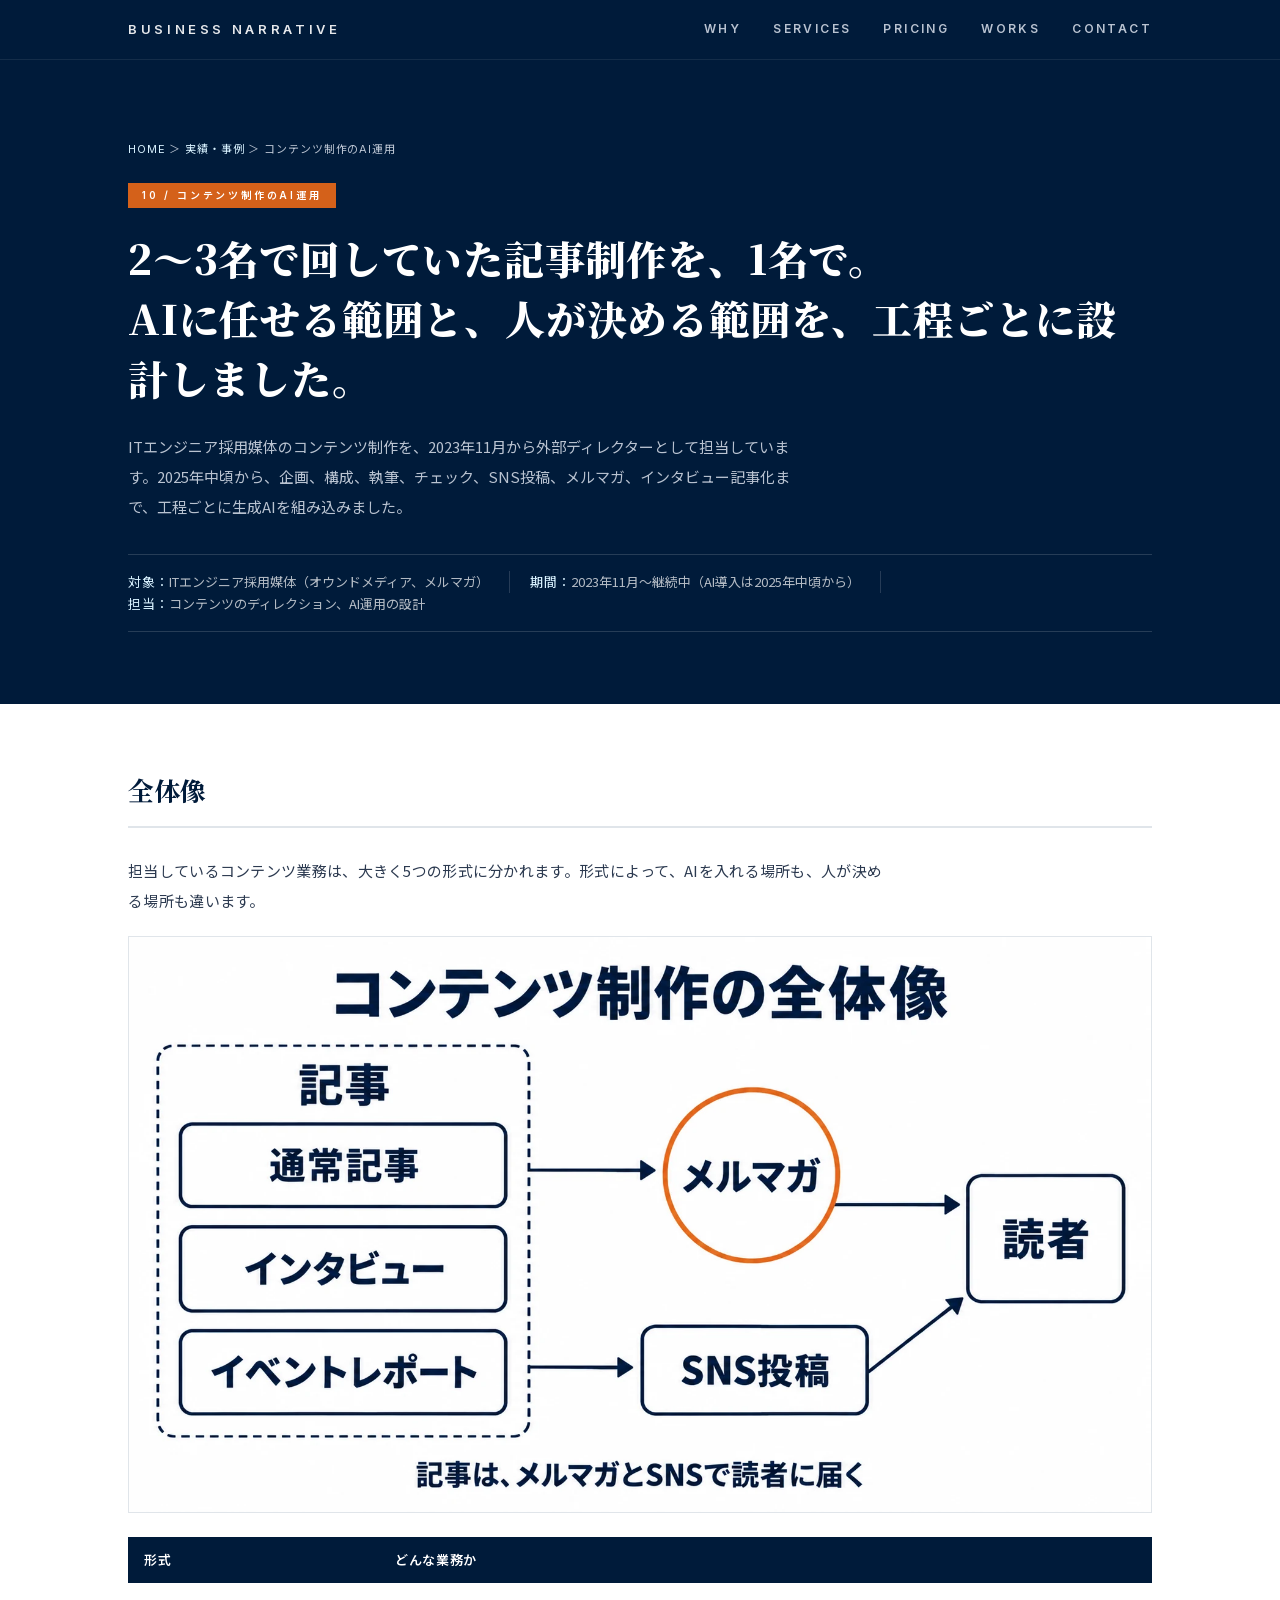
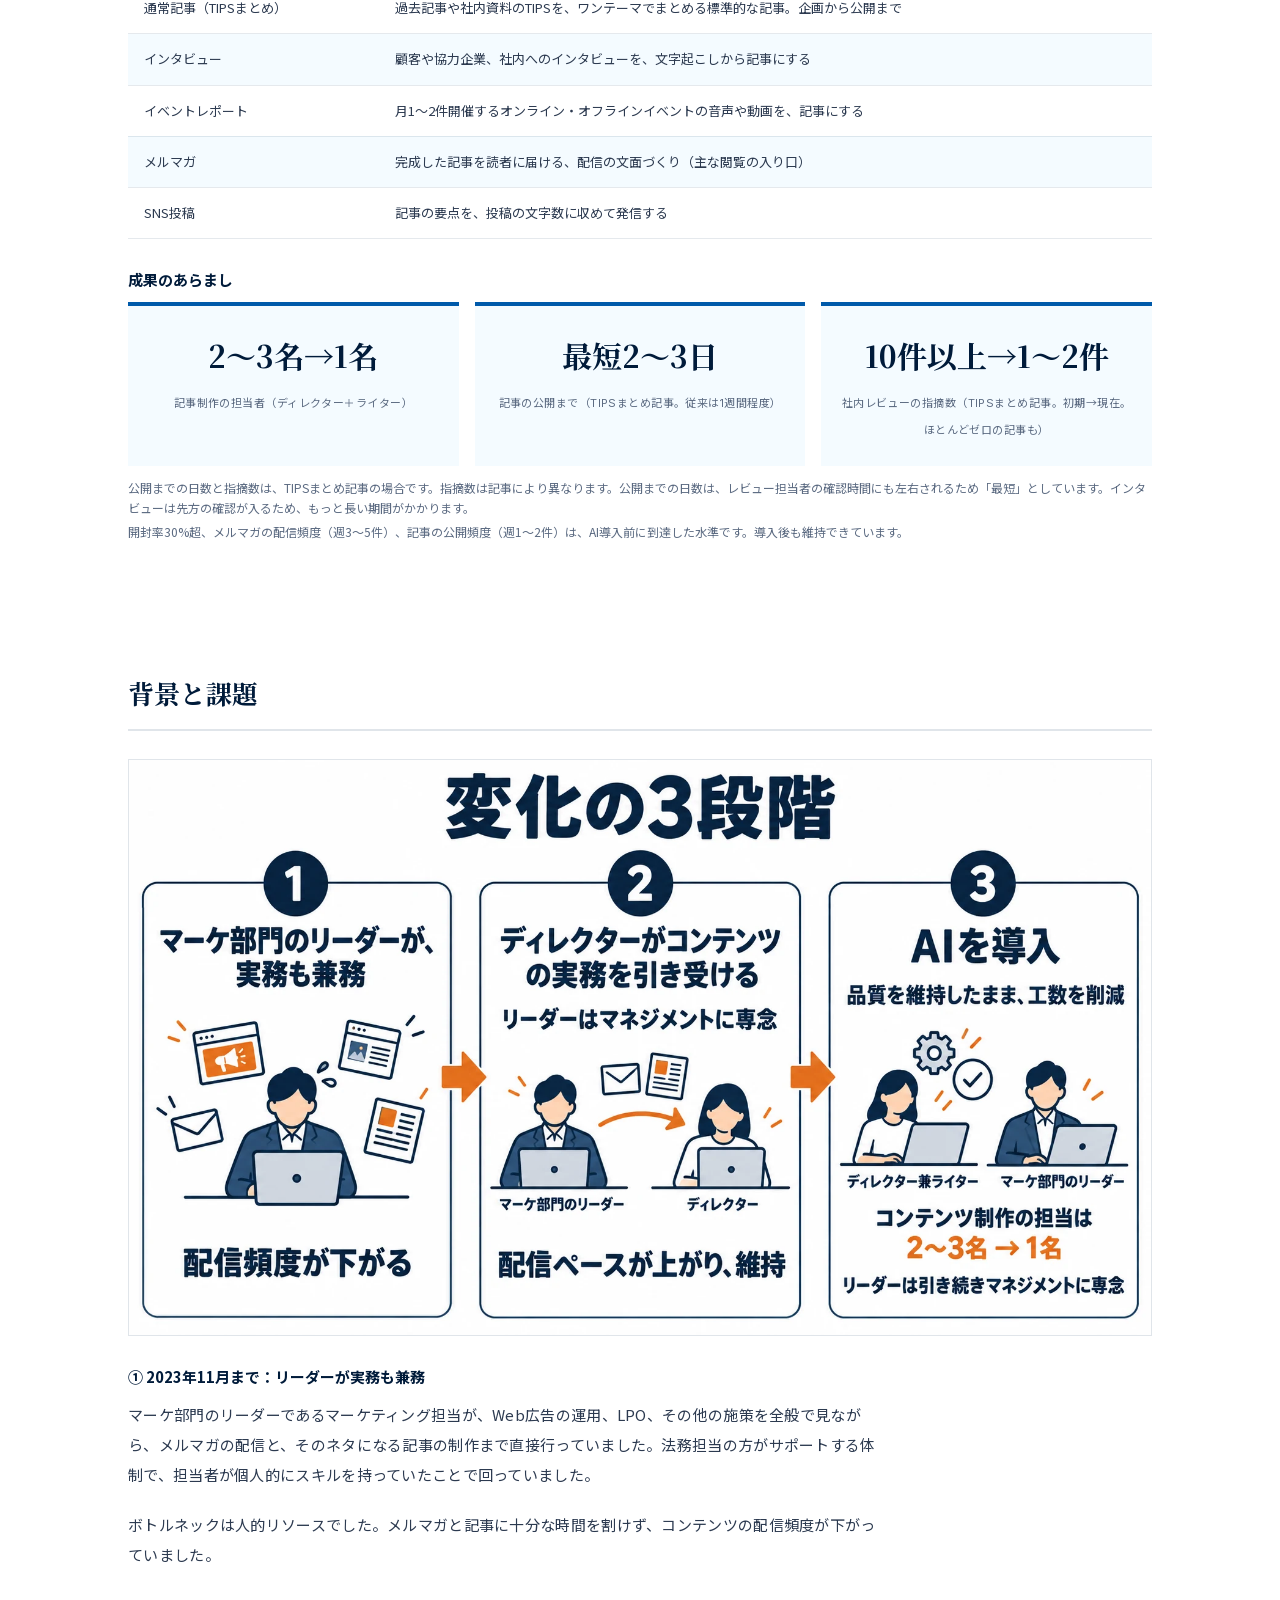
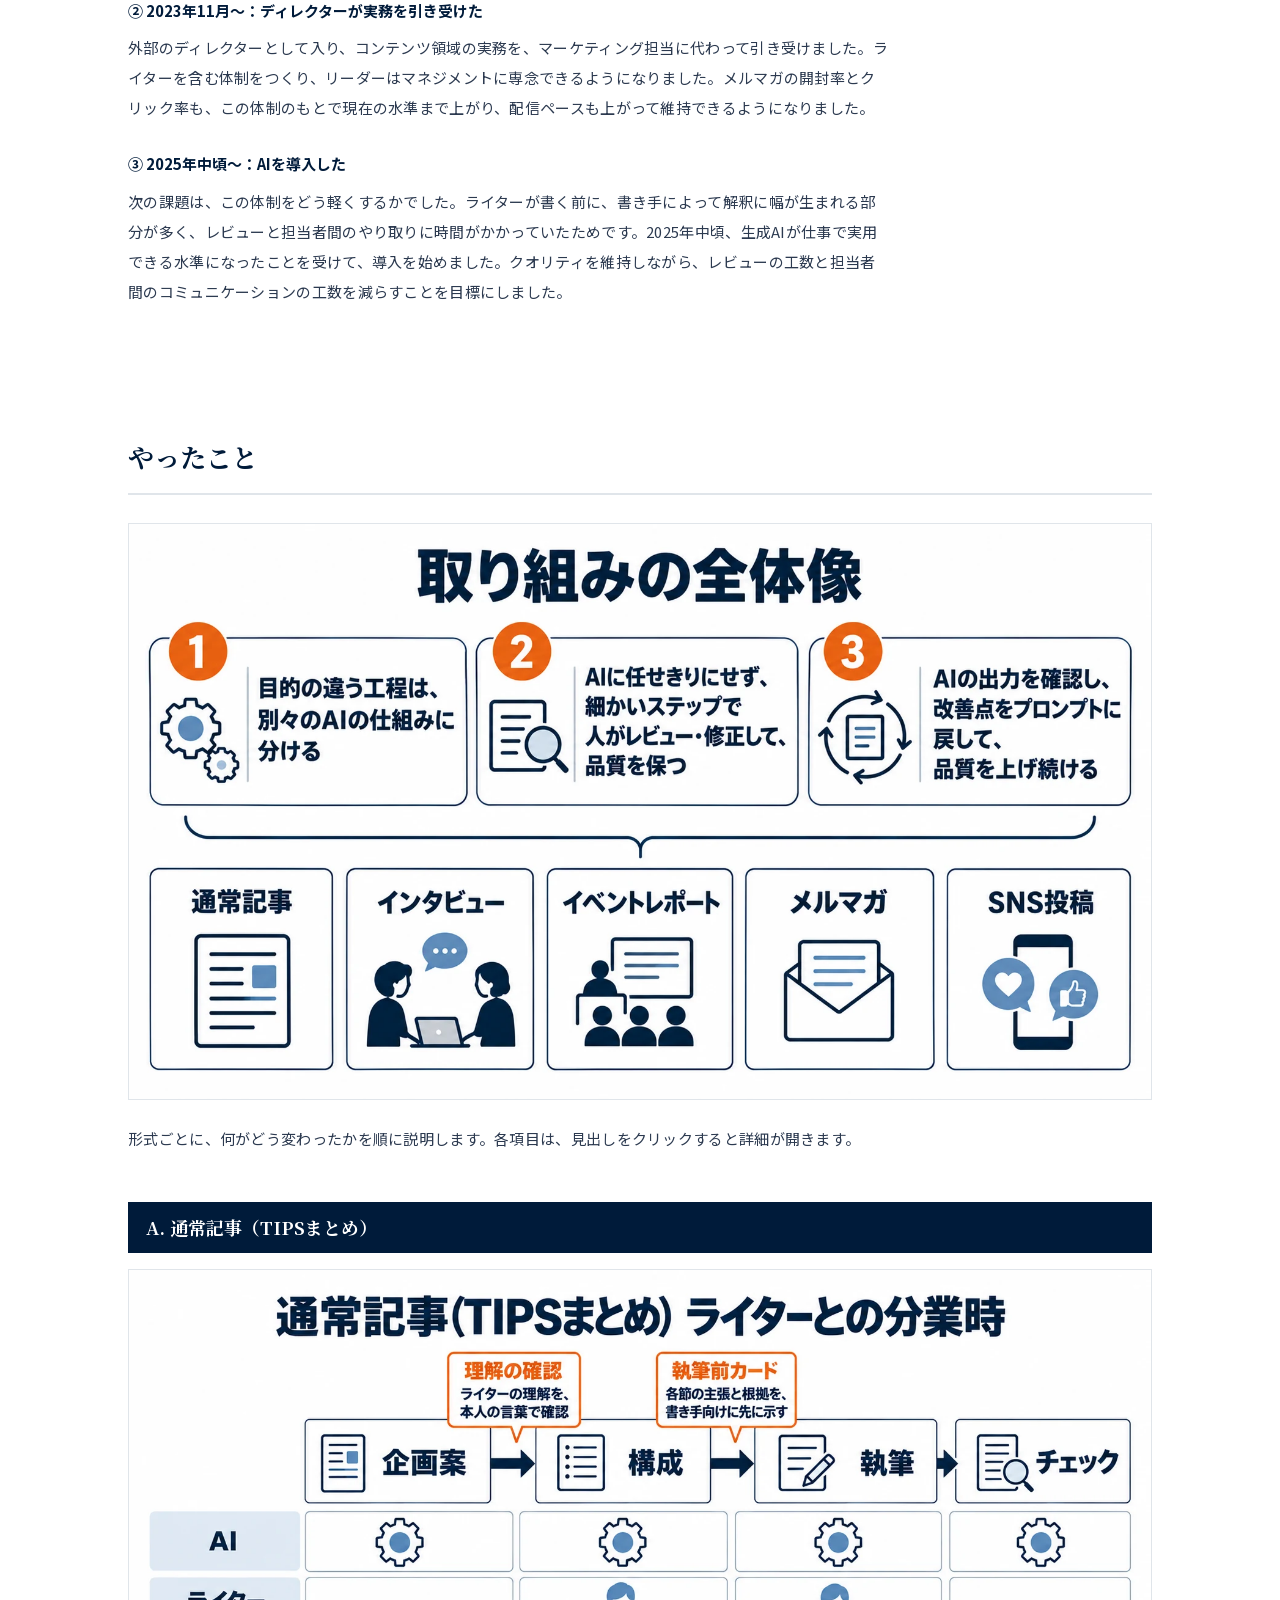
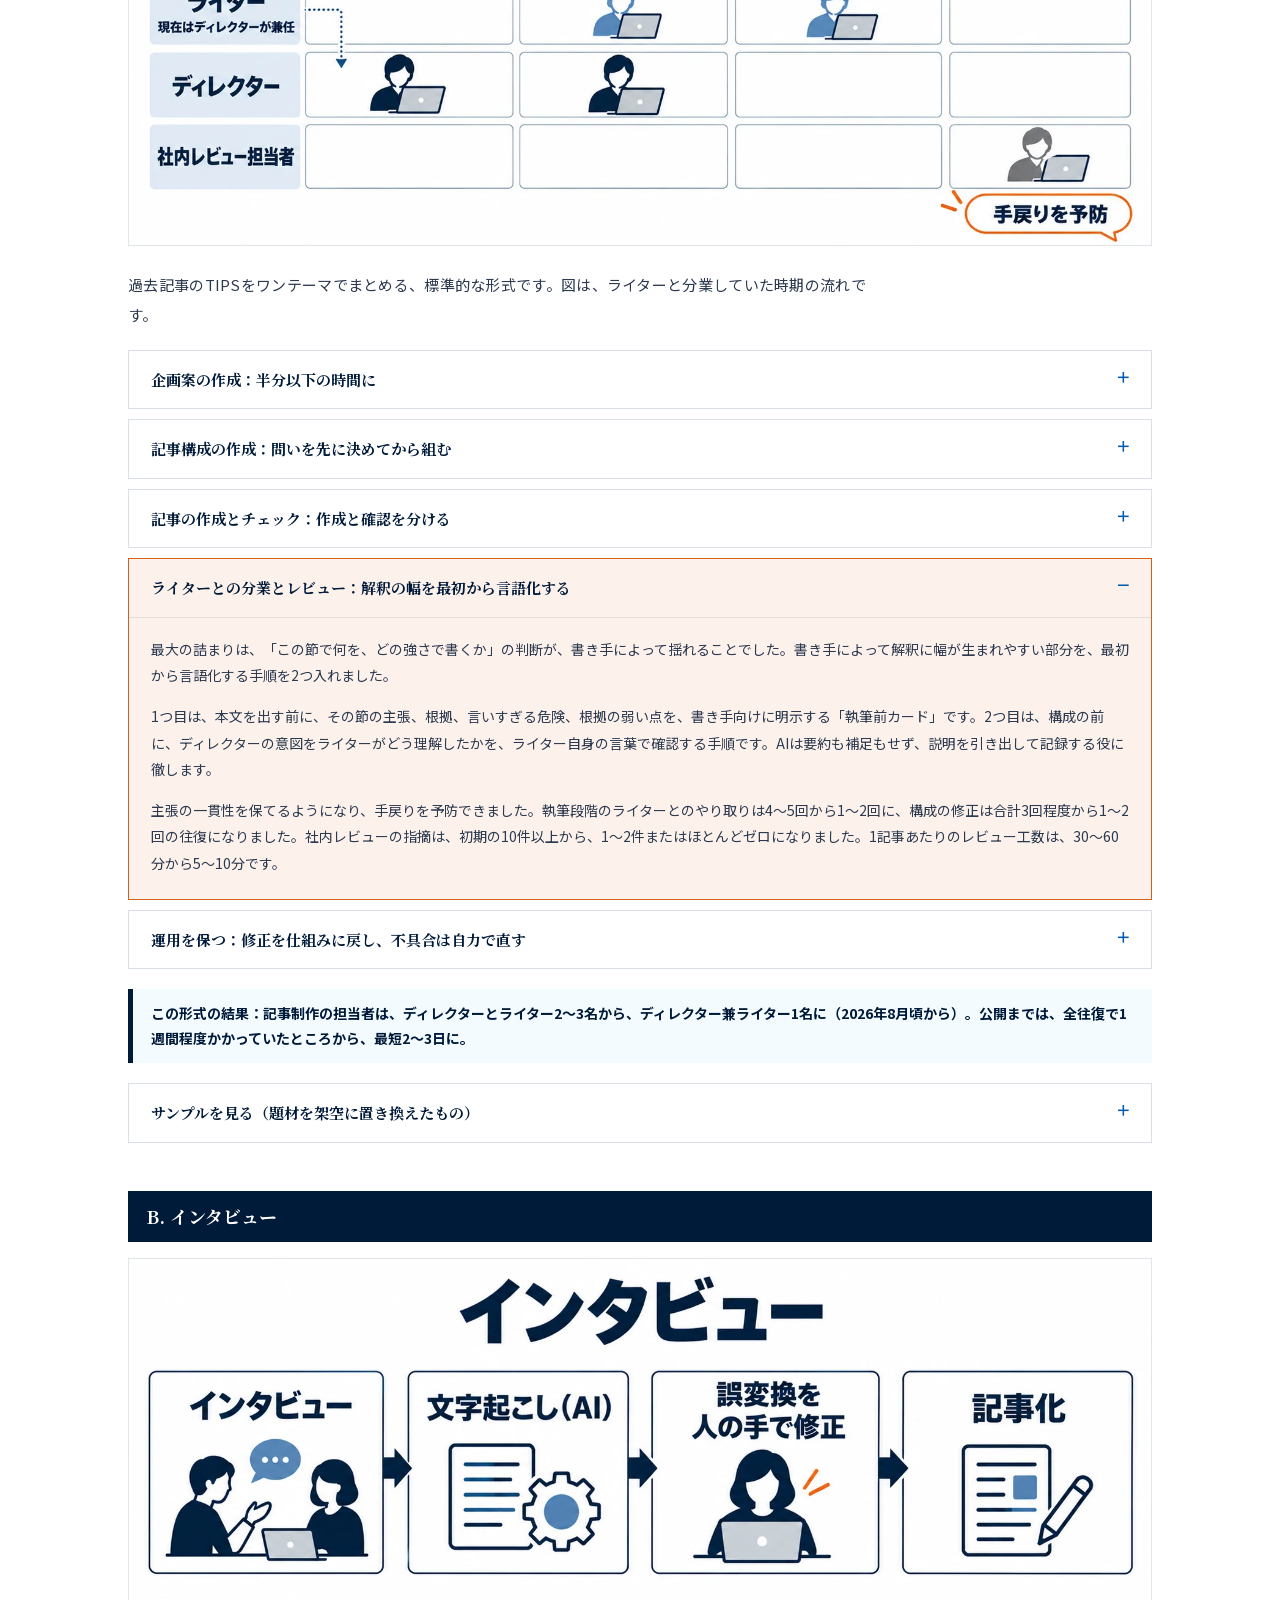
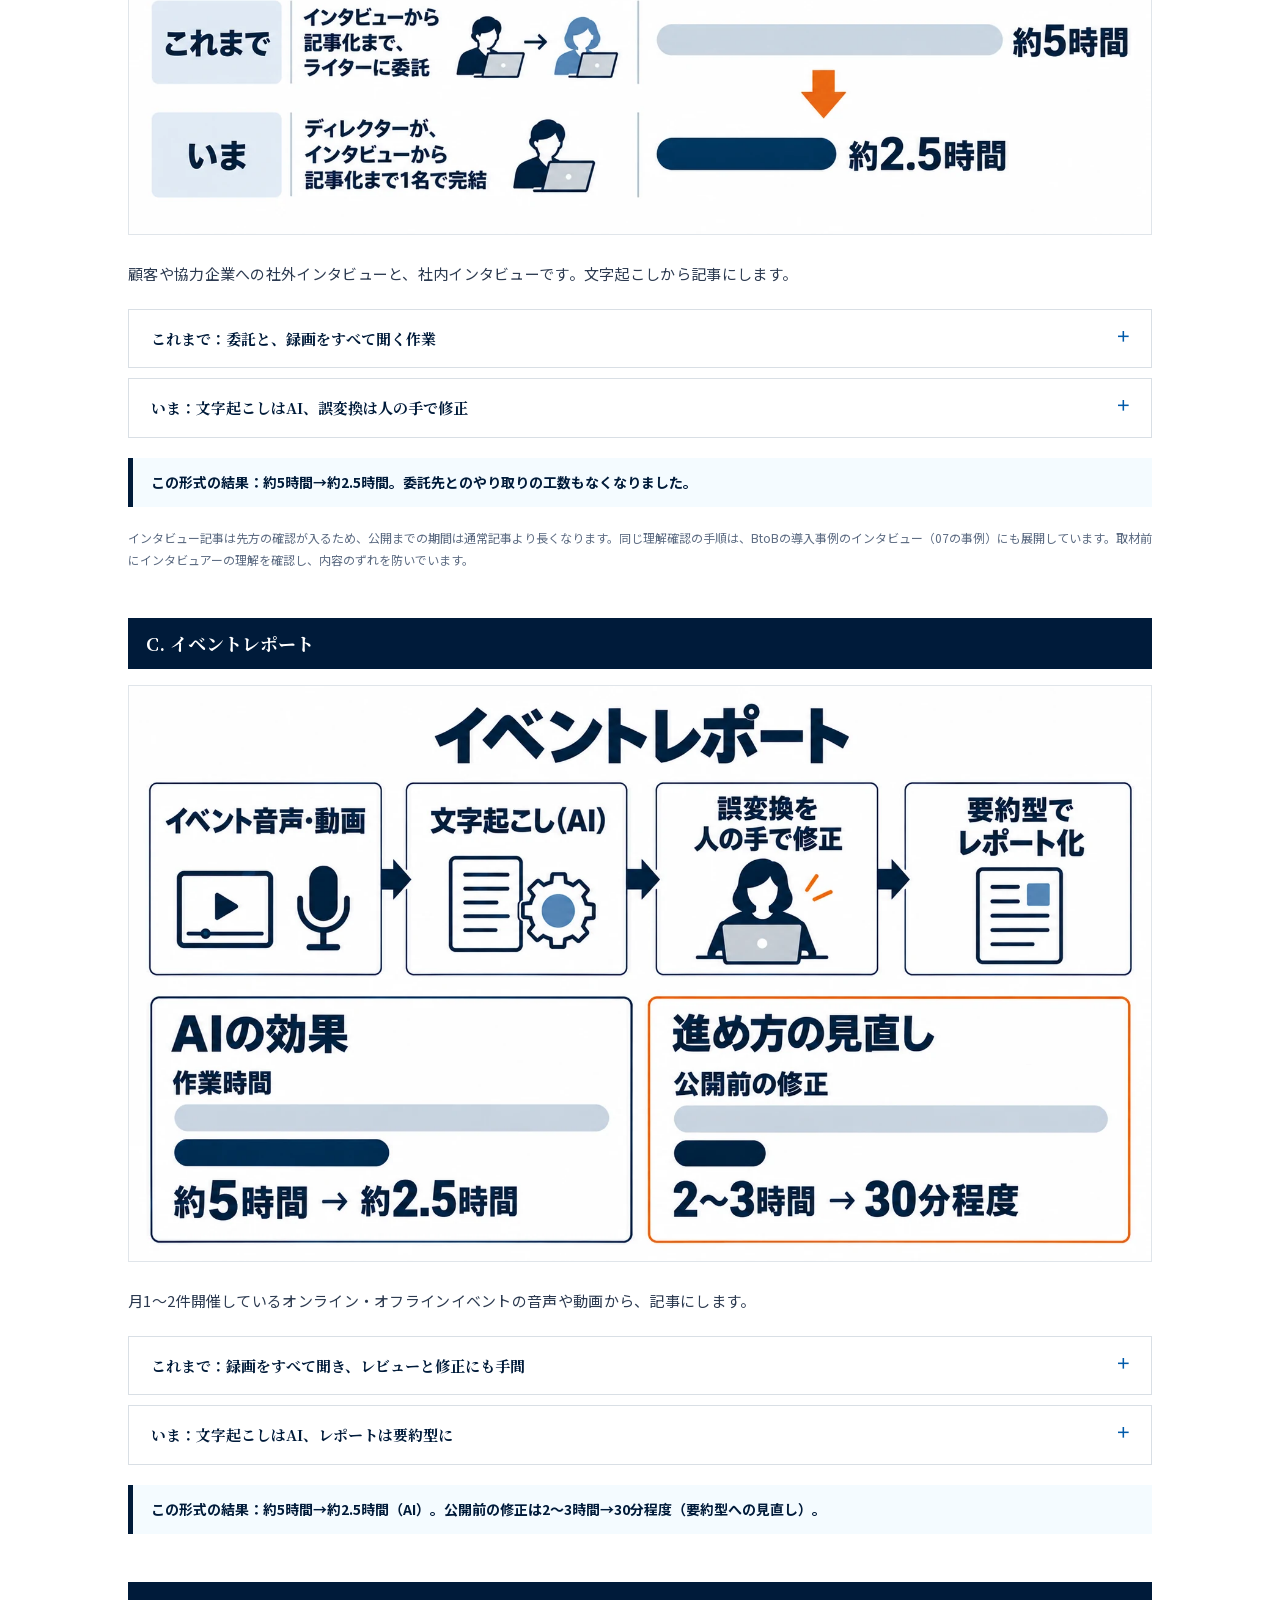
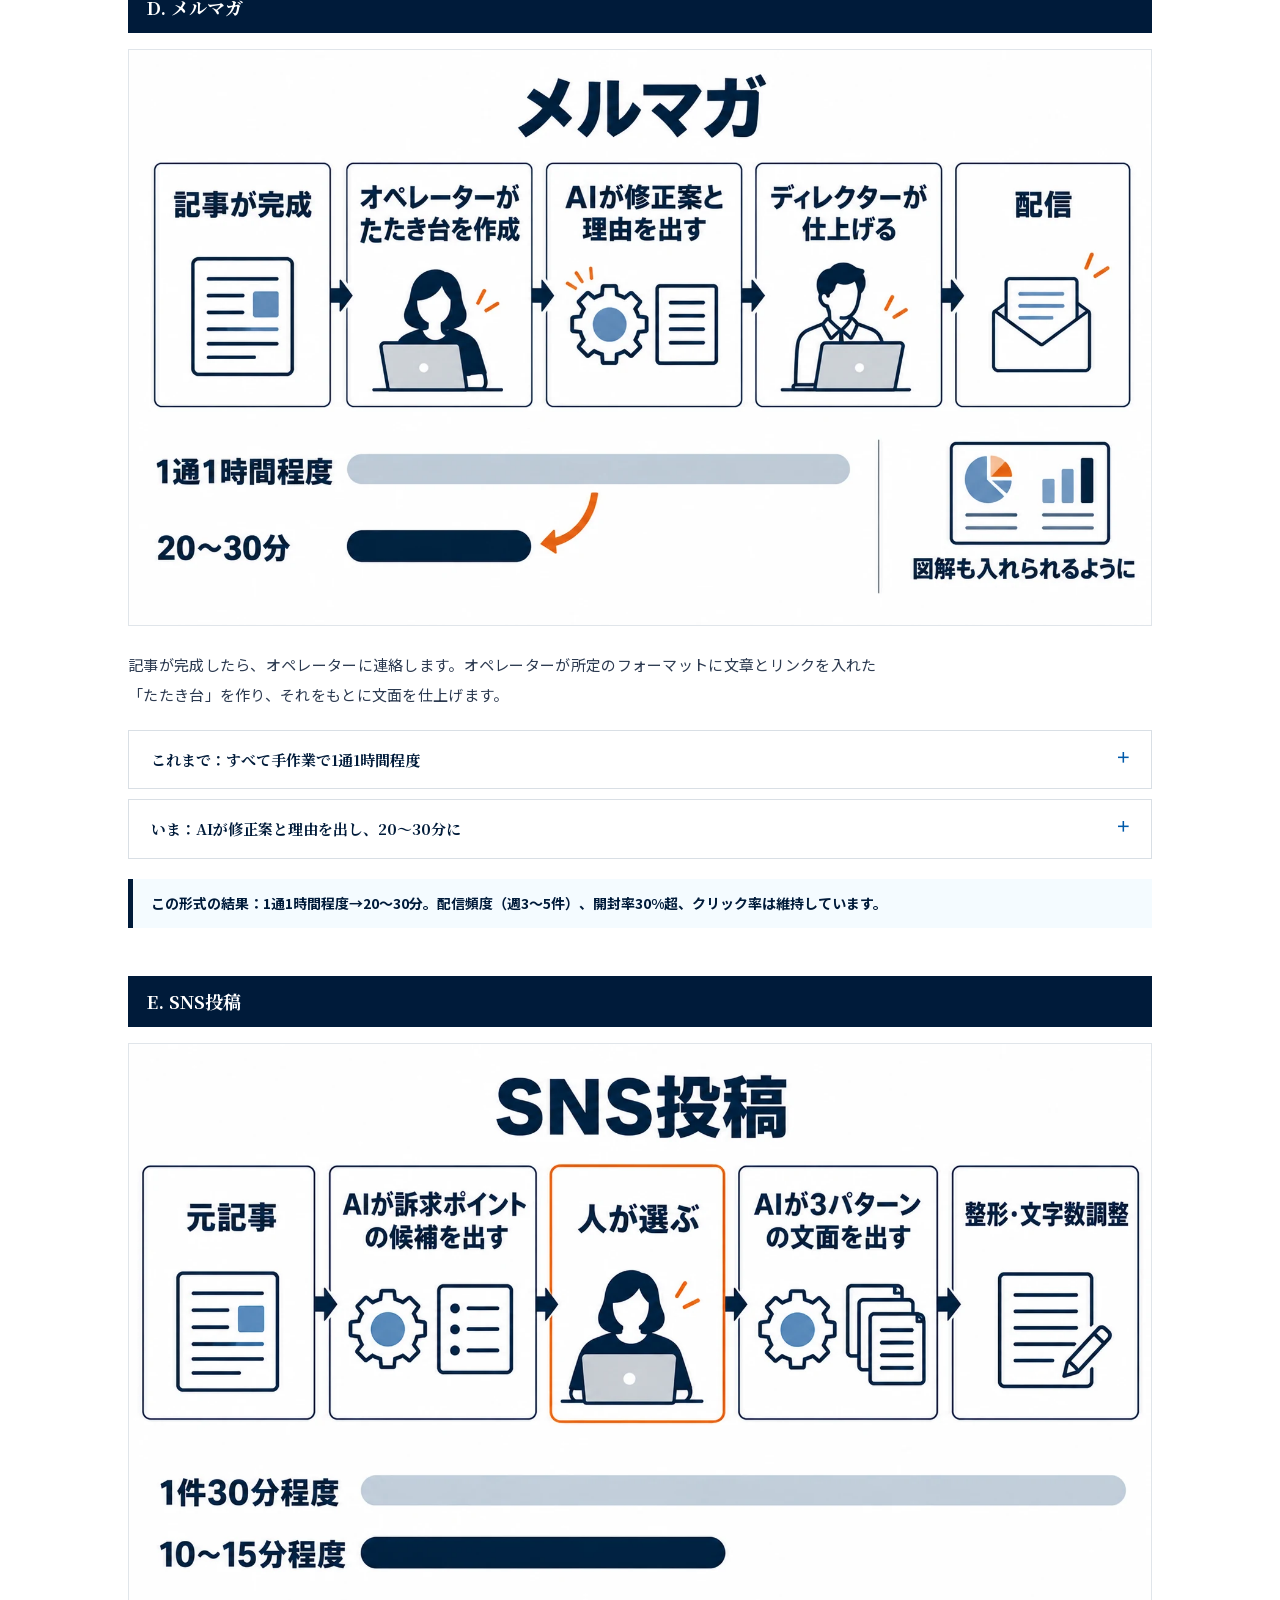
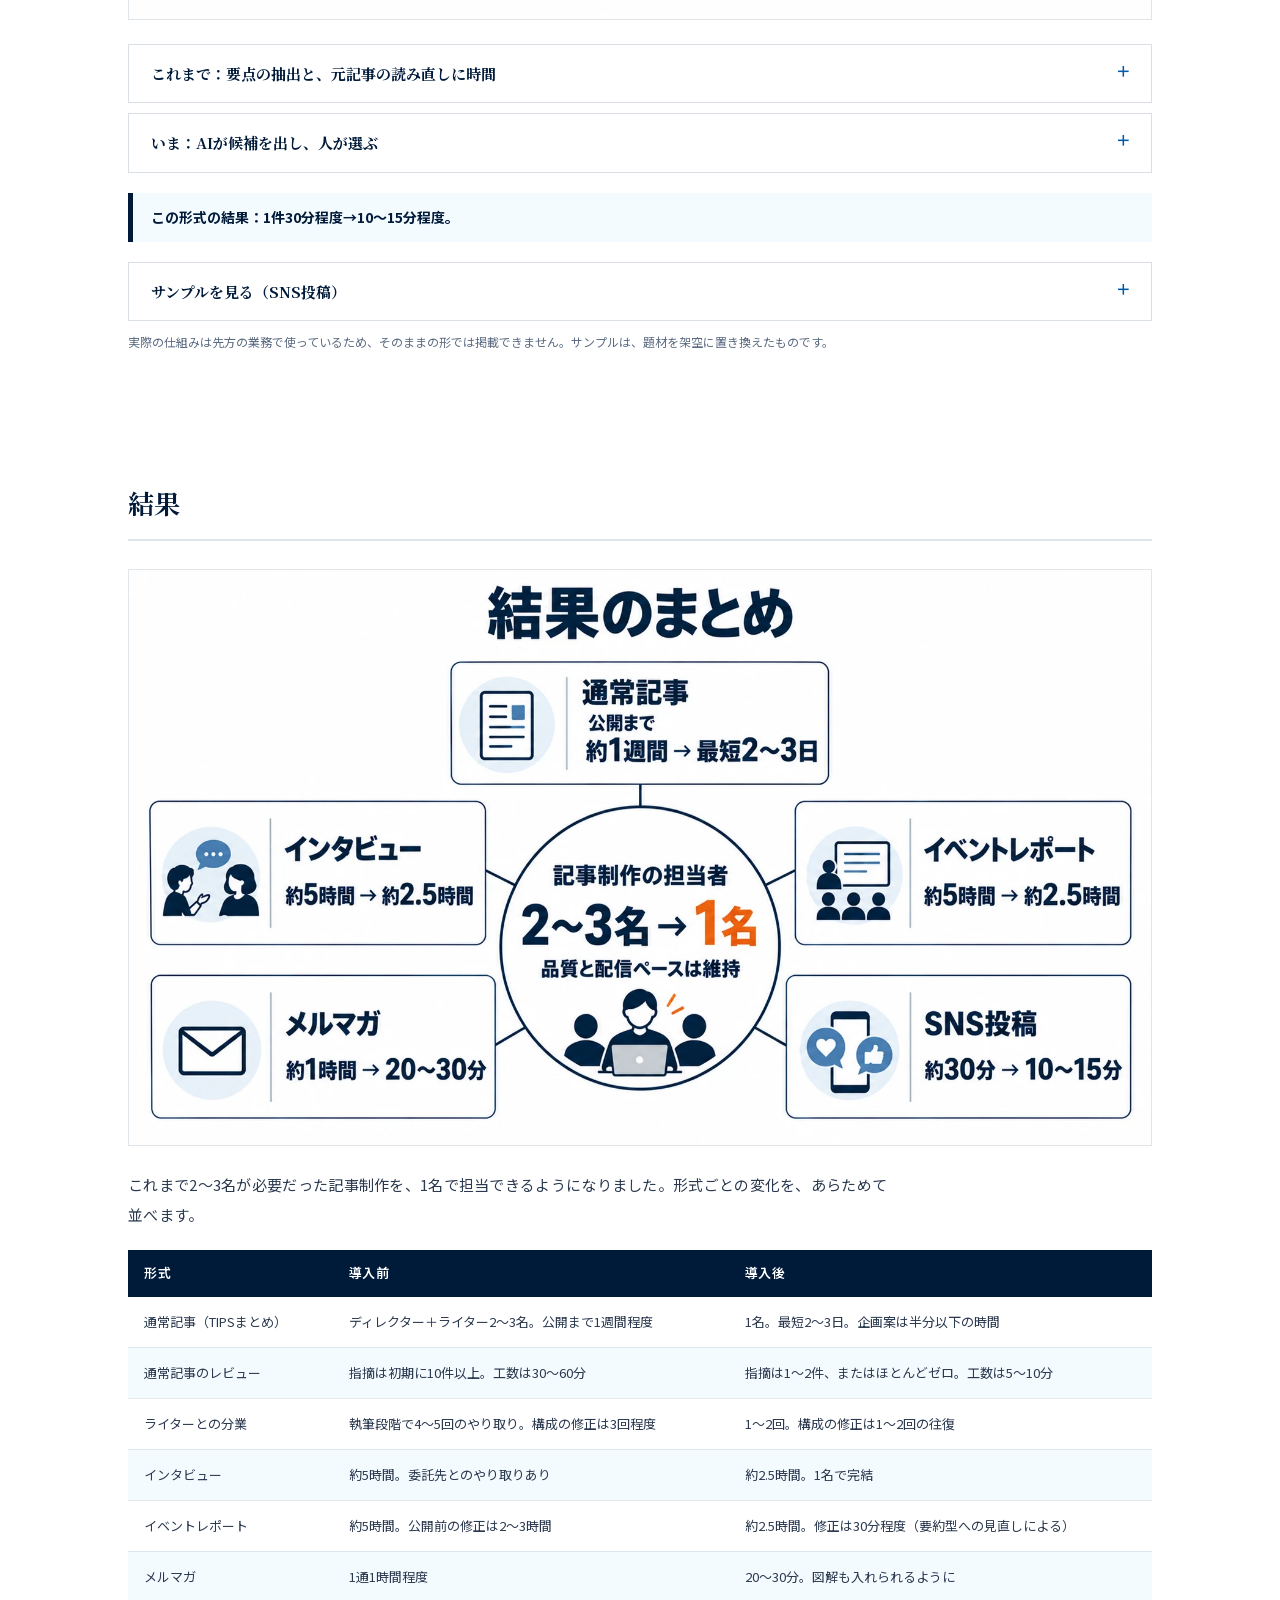
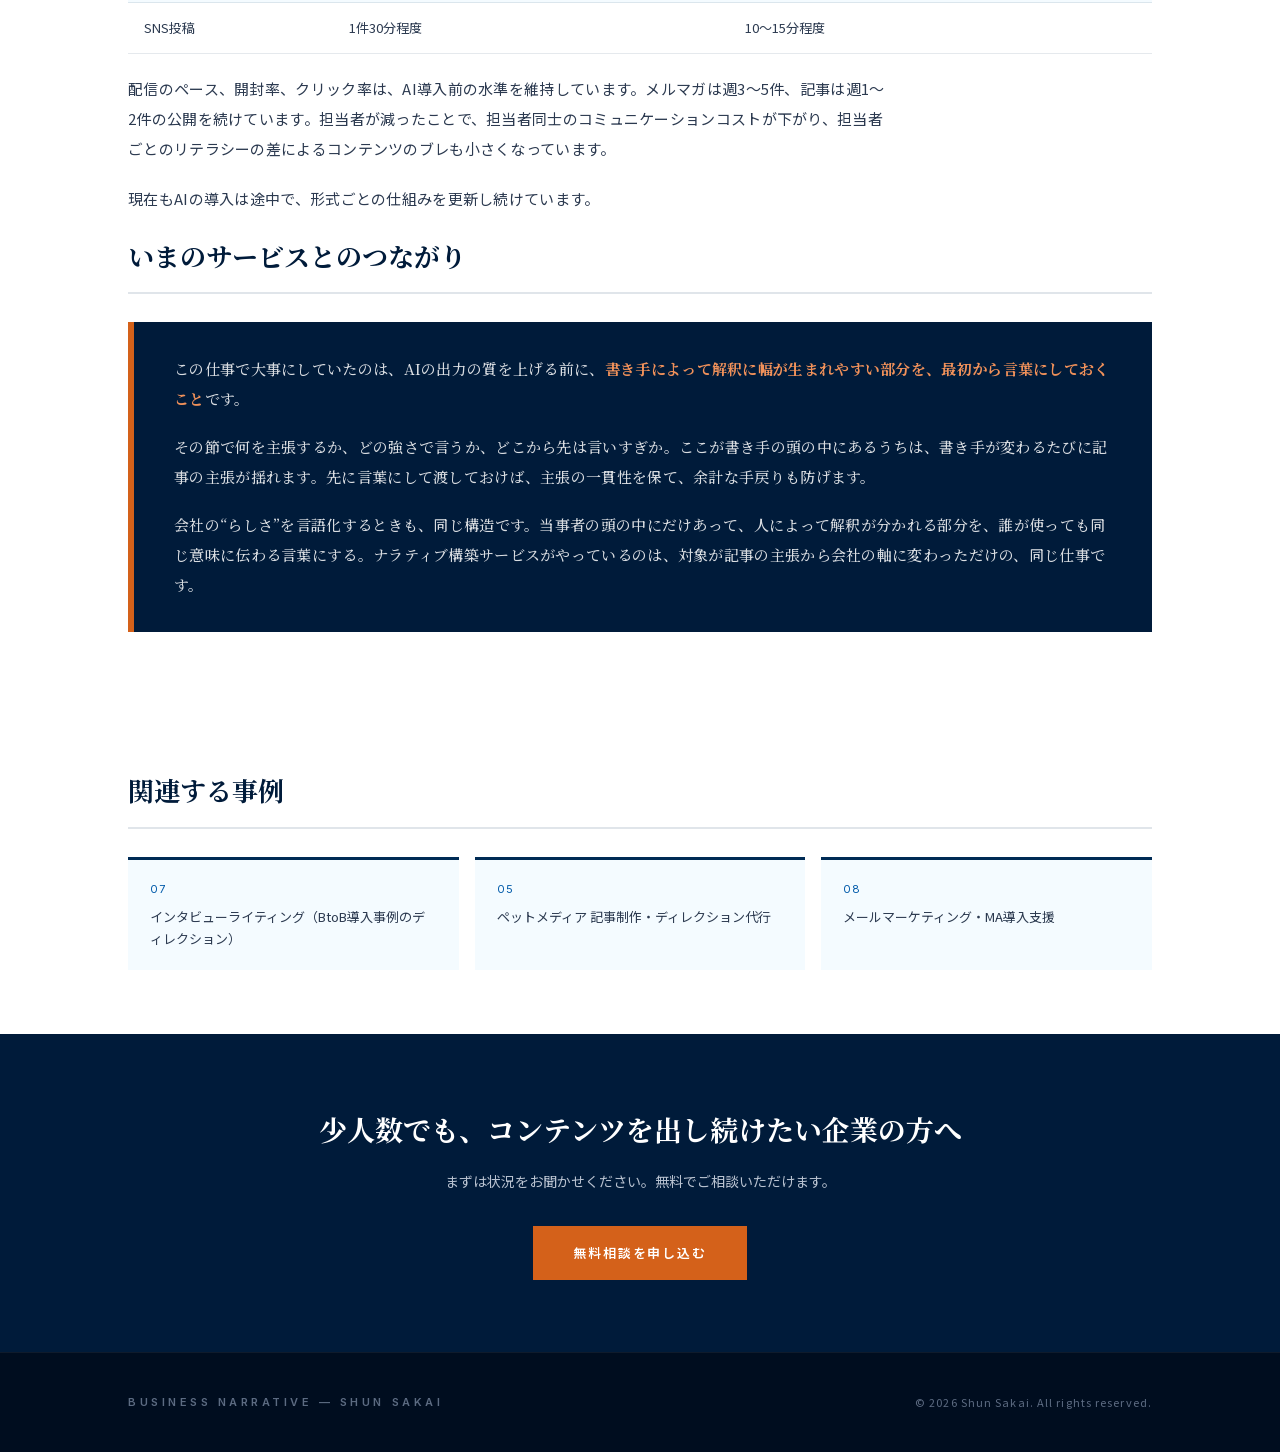
<file: works/content-ai-operations.html>
<!DOCTYPE html><!--rGhWRo7hd8bySPUGqQpJ6--><html lang="ja" class="__variable_1ca127 __variable_236648 __variable_a2b843"><head><meta charSet="utf-8"/><meta name="viewport" content="width=device-width, initial-scale=1"/><link rel="stylesheet" href="/_next/static/css/14ac9a72d7a760b6.css" data-precedence="next"/><link rel="stylesheet" href="/_next/static/css/c4a810ec59f017fe.css" data-precedence="next"/><link rel="stylesheet" href="/_next/static/css/1c3a1a69ad47abbc.css" data-precedence="next"/><link rel="preload" as="script" fetchPriority="low" href="/_next/static/chunks/webpack-617a66320d40cda3.js"/><script src="/_next/static/chunks/4bd1b696-c023c6e3521b1417.js" async=""></script><script src="/_next/static/chunks/255-293e44824f2ec188.js" async=""></script><script src="/_next/static/chunks/main-app-a5774d5d8b8e9427.js" async=""></script><script src="/_next/static/chunks/619-ba102abea3e3d0e4.js" async=""></script><script src="/_next/static/chunks/app/works/content-ai-operations/page-e7754779184bdeb1.js" async=""></script><title>コンテンツ制作のAI運用｜実績・事例 | Business Narrative</title><meta name="description" content="ITエンジニア採用媒体のコンテンツ制作を、外部ディレクターとして担当。工程ごとにAIを組み込み、2〜3名で回していた記事制作を1名で担当できる体制にしました。"/><meta property="og:title" content="Business Narrative | 企業の“らしさ”を言語化する"/><meta property="og:description" content="企業固有の“らしさ”を言語化し、人にもAIにも渡せる事業資産に整えるビジネスナラティブ構築支援。"/><meta property="og:locale" content="ja_JP"/><meta property="og:type" content="website"/><meta name="twitter:card" content="summary"/><meta name="twitter:title" content="Business Narrative | 企業の“らしさ”を言語化する"/><meta name="twitter:description" content="企業固有の“らしさ”を言語化し、人にもAIにも渡せる事業資産に整えるビジネスナラティブ構築支援。"/><link rel="icon" href="/icon.png"/><link rel="apple-touch-icon" href="/apple-icon.png"/><script src="/_next/static/chunks/polyfills-42372ed130431b0a.js" noModule=""></script></head><body><div hidden=""><!--$--><!--/$--></div><header class="site-header"><div class="header-inner"><a class="site-logo" href="/">BUSINESS<span> </span>NARRATIVE</a><nav class="header-nav"><a href="/#why">WHY</a><a href="/#services">SERVICES</a><a href="/#pricing">PRICING</a><a href="/#works">WORKS</a><a href="/#contact">CONTACT</a></nav></div></header><main><div class="case-hero"><div class="container"><p class="case-crumb"><a href="/">HOME</a> ＞<!-- --> <a href="/#works">実績・事例</a> ＞ <!-- -->コンテンツ制作のAI運用</p><span class="case-tag">10<!-- --> / <!-- -->コンテンツ制作のAI運用</span><h1 class="case-title">2〜3名で回していた記事制作を、1名で。<br/>AIに任せる範囲と、人が決める範囲を、工程ごとに設計しました。</h1><p class="case-lead">ITエンジニア採用媒体のコンテンツ制作を、2023年11月から外部ディレクターとして担当しています。2025年中頃から、企画、構成、執筆、チェック、SNS投稿、メルマガ、インタビュー記事化まで、工程ごとに生成AIを組み込みました。</p><div class="case-meta"><span class="case-meta-item"><span class="case-meta-label">対象<!-- -->：</span>ITエンジニア採用媒体（オウンドメディア、メルマガ）</span><span class="case-meta-item"><span class="case-meta-label">期間<!-- -->：</span>2023年11月〜継続中（AI導入は2025年中頃から）</span><span class="case-meta-item"><span class="case-meta-label">担当<!-- -->：</span>コンテンツのディレクション、AI運用の設計</span></div></div></div><section class="case-section"><div class="container"><h2 class="case-section-title">全体像</h2><p class="case-body">担当しているコンテンツ業務は、大きく5つの形式に分かれます。形式によって、AIを入れる場所も、人が決める場所も違います。</p><div class="case-infographic"><img src="/works/content-ai-operations/no1-overview.webp" alt="コンテンツ制作の全体像。通常記事、インタビュー、イベントレポートの記事が、メルマガとSNS投稿を通じて読者に届く図" width="1672" height="941" loading="lazy"/></div><div class="case-table-wrap"><table class="case-table"><thead><tr><th>形式</th><th>どんな業務か</th></tr></thead><tbody><tr><td>通常記事（TIPSまとめ）</td><td>過去記事や社内資料のTIPSを、ワンテーマでまとめる標準的な記事。企画から公開まで</td></tr><tr><td>インタビュー</td><td>顧客や協力企業、社内へのインタビューを、文字起こしから記事にする</td></tr><tr><td>イベントレポート</td><td>月1〜2件開催するオンライン・オフラインイベントの音声や動画を、記事にする</td></tr><tr><td>メルマガ</td><td>完成した記事を読者に届ける、配信の文面づくり（主な閲覧の入り口）</td></tr><tr><td>SNS投稿</td><td>記事の要点を、投稿の文字数に収めて発信する</td></tr></tbody></table></div><h3 class="case-subheading">成果のあらまし</h3><div class="case-stats"><div class="case-stat"><span class="case-stat-value">2〜3名→1名</span><span class="case-stat-label">記事制作の担当者（ディレクター＋ライター）</span></div><div class="case-stat"><span class="case-stat-value">最短2〜3日</span><span class="case-stat-label">記事の公開まで（TIPSまとめ記事。従来は1週間程度）</span></div><div class="case-stat"><span class="case-stat-value">10件以上→1〜2件</span><span class="case-stat-label">社内レビューの指摘数（TIPSまとめ記事。初期→現在。ほとんどゼロの記事も）</span></div></div><p class="case-stats-note">公開までの日数と指摘数は、TIPSまとめ記事の場合です。指摘数は記事により異なります。公開までの日数は、レビュー担当者の確認時間にも左右されるため「最短」としています。インタビューは先方の確認が入るため、もっと長い期間がかかります。</p><p class="case-stats-note">開封率30%超、メルマガの配信頻度（週3〜5件）、記事の公開頻度（週1〜2件）は、AI導入前に到達した水準です。導入後も維持できています。</p></div></section><section class="case-section"><div class="container"><h2 class="case-section-title">背景と課題</h2><div class="case-infographic"><img src="/works/content-ai-operations/no2-three-stages.webp" alt="変化の3段階。マーケ部門のリーダーが実務も兼務していた時期、ディレクターが実務を引き受けた時期、AIを導入してコンテンツ制作の担当が2〜3名から1名になった時期の図" width="1672" height="941" loading="lazy"/></div><h3 class="case-subheading">① 2023年11月まで：リーダーが実務も兼務</h3><p class="case-body">マーケ部門のリーダーであるマーケティング担当が、Web広告の運用、LPO、その他の施策を全般で見ながら、メルマガの配信と、そのネタになる記事の制作まで直接行っていました。法務担当の方がサポートする体制で、担当者が個人的にスキルを持っていたことで回っていました。</p><p class="case-body">ボトルネックは人的リソースでした。メルマガと記事に十分な時間を割けず、コンテンツの配信頻度が下がっていました。</p><h3 class="case-subheading">② 2023年11月〜：ディレクターが実務を引き受けた</h3><p class="case-body">外部のディレクターとして入り、コンテンツ領域の実務を、マーケティング担当に代わって引き受けました。ライターを含む体制をつくり、リーダーはマネジメントに専念できるようになりました。メルマガの開封率とクリック率も、この体制のもとで現在の水準まで上がり、配信ペースも上がって維持できるようになりました。</p><h3 class="case-subheading">③ 2025年中頃〜：AIを導入した</h3><p class="case-body">次の課題は、この体制をどう軽くするかでした。ライターが書く前に、書き手によって解釈に幅が生まれる部分が多く、レビューと担当者間のやり取りに時間がかかっていたためです。2025年中頃、生成AIが仕事で実用できる水準になったことを受けて、導入を始めました。クオリティを維持しながら、レビューの工数と担当者間のコミュニケーションの工数を減らすことを目標にしました。</p></div></section><section class="case-section"><div class="container"><h2 class="case-section-title">やったこと</h2><div class="case-infographic"><img src="/works/content-ai-operations/no3-approach.webp" alt="取り組みの全体像。共通の3つの進め方（目的の違う工程を別々のAIの仕組みに分ける、細かいステップで人がレビュー・修正する、AIの出力の改善点をプロンプトに戻す）と、5つの形式の図" width="1672" height="941" loading="lazy"/></div><p class="case-body">形式ごとに、何がどう変わったかを順に説明します。各項目は、見出しをクリックすると詳細が開きます。</p><h3 class="case-format-heading">A. 通常記事（TIPSまとめ）</h3><div class="case-infographic"><img src="/works/content-ai-operations/no4-articles.webp" alt="通常記事の工程（企画案、構成、執筆、チェック）ごとの、AI、ライター、ディレクター、社内レビュー担当者の役割分担。構成の前に理解の確認、執筆の前に執筆前カードを入れて、手戻りを予防する図" width="1672" height="941" loading="lazy"/></div><p class="case-body">過去記事のTIPSをワンテーマでまとめる、標準的な形式です。図は、ライターと分業していた時期の流れです。</p><div class="case-accordion-list"><details class="case-accordion"><summary>企画案の作成：半分以下の時間に</summary><div class="case-accordion-body"><p>導入前は、サイト内検索で、どのテーマでまとめられるかを目視で精査していました。導入後は、過去記事を1つのデータベースにして、キーワードで抽出します。採否と優先度は人が決めます。1時間で2〜3件だった作成が、30分で同程度になりました。</p></div></details><details class="case-accordion"><summary>記事構成の作成：問いを先に決めてから組む</summary><div class="case-accordion-body"><p>最初に、中心の問い、扱わない範囲、根拠の中心、独自の主張をどこまで出すかを、1問ずつ確認してから構成に入ります。章ごとに止まり、人が確認してから進みます。</p></div></details><details class="case-accordion"><summary>記事の作成とチェック：作成と確認を分ける</summary><div class="case-accordion-body"><p>1節ずつ、AIと壁打ちしながら書きます。「作成」と「作成後のチェック」は別の仕組みに分けました。同じ会話で両方を行うと、会話が長くなって文脈が失われたり、目的が2つある作業でAIが混乱したりしたためです。</p><p>チェックはさらに「読者への配慮」と「誤字脱字・表現」に分けました。社内レビューの初期には、エンジニアの読者が違和感を覚える表現への指摘が特に多く、そこに集中して改善するためです。作成後のチェックの中で、図解の挿入箇所と画像の指示も出します。</p></div></details><details class="case-accordion is-key" open=""><summary>ライターとの分業とレビュー：解釈の幅を最初から言語化する</summary><div class="case-accordion-body"><p>最大の詰まりは、「この節で何を、どの強さで書くか」の判断が、書き手によって揺れることでした。書き手によって解釈に幅が生まれやすい部分を、最初から言語化する手順を2つ入れました。</p><p>1つ目は、本文を出す前に、その節の主張、根拠、言いすぎる危険、根拠の弱い点を、書き手向けに明示する「執筆前カード」です。2つ目は、構成の前に、ディレクターの意図をライターがどう理解したかを、ライター自身の言葉で確認する手順です。AIは要約も補足もせず、説明を引き出して記録する役に徹します。</p><p>主張の一貫性を保てるようになり、手戻りを予防できました。執筆段階のライターとのやり取りは4〜5回から1〜2回に、構成の修正は合計3回程度から1〜2回の往復になりました。社内レビューの指摘は、初期の10件以上から、1〜2件またはほとんどゼロになりました。1記事あたりのレビュー工数は、30〜60分から5〜10分です。</p></div></details><details class="case-accordion"><summary>運用を保つ：修正を仕組みに戻し、不具合は自力で直す</summary><div class="case-accordion-body"><p>1記事を終えるたびに、その記事で出した個別の修正指示を反映した改訂版を、AI自身に作らせます。その版を次の記事から使います。レビューの指摘が減ったのは、この繰り返しの成果です。</p><p>2026年7月には、それまで問題なく動いていた仕組みが、突然指示に従わなくなりました。途中で文脈が初期化されたように振る舞う、参照元に入れていた別の仕組みの指示文を拾って出力する、といった症状です。原因は、AI側のモデルの更新でした。更新によってプロンプトの受け取り方が変わり、参照元の指示文が実行すべき指示として拾われていました。</p><p>原因を切り分けたうえで、参照元を過去記事だけに整理し、品質の基準は各仕組みの指示欄に直接組み込むようにプロンプトを更新して、解決しました。AIを活用しながらも、不具合が出たときに原因を突き止めて自分で直せる状態にしています。</p></div></details></div><p class="case-result">この形式の結果：記事制作の担当者は、ディレクターとライター2〜3名から、ディレクター兼ライター1名に（2026年8月頃から）。公開までは、全往復で1週間程度かかっていたところから、最短2〜3日に。</p><details class="case-accordion"><summary>サンプルを見る（題材を架空に置き換えたもの）</summary><div class="case-accordion-body"><div class="case-sample"><span class="case-sample-cap">サンプル1　執筆前カード（本文の前に、書き手向けに出すメモ）</span><p>【執筆前カード】節：「スカウト文に『なぜあなたか』を入れる」</p><p>・この節で一番伝えたい主張：宛先の理由を1文入れるだけで、受け取る側は「自分に向けた連絡」と判断しやすくなる</p><p>・根拠として使う記事・事例・発言：既存記事A（該当箇所）、導入企業のインタビューB（該当箇所）</p><p>・避けるべき一般化・言いすぎ：「入れれば返信が増える」と断定しない。事例の範囲で書く</p><p>・現時点でロジックが弱い点：返信率の数字は他社事例が1件のみ。本文では事例として紹介する</p><p>※書き手向けのメモです。OKをいただくまで本文は書きません。</p></div><div class="case-sample"><span class="case-sample-cap">サンプル2　事前理解確認シート（ライター自身の言葉で理解を記録）</span><p>論点：この記事で扱う範囲</p><p>ライターの理解：（ライター本人の言葉。AIは補足も訂正もしない）</p><p>ディレクター確認欄：□ 出す　□ 出さない　□ 表現を変える（強弱：　　　）</p><p>コメント：</p></div><div class="case-sample"><span class="case-sample-cap">サンプル3　記事構成の前に聞く、4つのスコープ確認</span><p>1. 今回の記事が答えるべき中心的な問いは何ですか？</p><p>2. 今回の記事で扱わない範囲、広げない論点はどこですか？</p><p>3. 根拠の中心に置く記事・事例・発言は何ですか？</p><p>4. 独自の価値観や主張は、今回どの程度まで前面に出してよいですか？</p><p>※1問ずつ、回答を受けてから次へ進みます。</p></div><div class="case-sample"><span class="case-sample-cap">サンプル4　読者への配慮チェックのフィードバック（Must / Want）</span><p>【Must】該当箇所：「優秀なエンジニアを確保する」</p><p>　理由：人を数や資源のように扱う表現に読めます。</p><p>　代案：「優秀なエンジニアに協力をお願いする」。実務の具体性は保っています。</p><p>【Want】該当箇所：「ターゲットを獲得する」</p><p>　理由：狩りを連想させる言い回しです。</p><p>　代案：「届けたい方に出会う」</p><p>総合判定：注意　／　最後の一言：（公開前に意識することを1行で）</p></div><div class="case-sample"><span class="case-sample-cap">サンプル5　企画案の3パターン提案</span><p>1. タイトル案　2. 今回の切り口　3. 企画の狙い　4. 抽出元の記事（3〜5件）　5. 抽出する実践的TIPS</p><p>前提：読者の主な流入経路はメルマガで、全員が毎回の記事を読むわけではない。同じテーマ・事例の再掲は問題ないが、見せ方は変える。</p></div><div class="case-sample"><span class="case-sample-cap">サンプル6　改訂版を作らせる依頼文</span><p>今回の一連の工程で、私から個別に出した修正指示を反映したうえで、最初のプロンプトを修正してください。</p></div></div></details><h3 class="case-format-heading">B. インタビュー</h3><div class="case-infographic"><img src="/works/content-ai-operations/no5-interview.webp" alt="インタビューの流れ（インタビュー、AIによる文字起こし、誤変換を人の手で修正、記事化）と、作業時間が約5時間から約2.5時間になり、ディレクターが1名で完結する図" width="1672" height="941" loading="lazy"/></div><p class="case-body">顧客や協力企業への社外インタビューと、社内インタビューです。文字起こしから記事にします。</p><div class="case-accordion-list"><details class="case-accordion"><summary>これまで：委託と、録画をすべて聞く作業</summary><div class="case-accordion-body"><p>インタビューから記事化までをライターに委託していました。記事化のために、録画をすべて再生して耳で聞く必要があり、大きな工数がかかっていました。</p></div></details><details class="case-accordion"><summary>いま：文字起こしはAI、誤変換は人の手で修正</summary><div class="case-accordion-body"><p>大まかな文字起こしはAIで終え、不明瞭な部分や誤変換を、直接耳で確認して修正します。文字起こしには、自作のツールを使っています。作業時間は約5時間から約2.5時間になりました。ディレクターが、インタビューから記事化までを1人で完結できるようになり、ディレクターとライターの間のやり取りもなくなりました。</p></div></details></div><p class="case-result">この形式の結果：約5時間→約2.5時間。委託先とのやり取りの工数もなくなりました。</p><p class="case-caption">インタビュー記事は先方の確認が入るため、公開までの期間は通常記事より長くなります。同じ理解確認の手順は、BtoBの導入事例のインタビュー（07の事例）にも展開しています。取材前にインタビュアーの理解を確認し、内容のずれを防いでいます。</p><h3 class="case-format-heading">C. イベントレポート</h3><div class="case-infographic"><img src="/works/content-ai-operations/no6-event-report.webp" alt="イベントレポートの流れ（イベント音声・動画、AIによる文字起こし、誤変換を人の手で修正、要約型でレポート化）と、AIの効果（作業時間 約5時間から約2.5時間）、進め方の見直し（公開前の修正 2〜3時間から30分程度）の図" width="1672" height="941" loading="lazy"/></div><p class="case-body">月1〜2件開催しているオンライン・オフラインイベントの音声や動画から、記事にします。</p><div class="case-accordion-list"><details class="case-accordion"><summary>これまで：録画をすべて聞き、レビューと修正にも手間</summary><div class="case-accordion-body"><p>録画をすべて聞いて記事化していました。イベントで話してよい内容でも、記事には出したくないものが含まれるため、出席者のレビューと修正にも手間がかかっていました。</p></div></details><details class="case-accordion"><summary>いま：文字起こしはAI、レポートは要約型に</summary><div class="case-accordion-body"><p>インタビューと同じく、文字起こしはAI、不明瞭な部分や誤変換は人の手で修正します。作業時間は約5時間から約2.5時間になりました。</p><p>あわせて、話した内容を忠実に再現するレポートから、ポイントを要約するレポートに切り替えました。これはAIとは別の、進め方の見直しです。レビューで引っかかる箇所が減り、公開前の修正は2〜3時間から30分程度になりました。</p></div></details></div><p class="case-result">この形式の結果：約5時間→約2.5時間（AI）。公開前の修正は2〜3時間→30分程度（要約型への見直し）。</p><h3 class="case-format-heading">D. メルマガ</h3><div class="case-infographic"><img src="/works/content-ai-operations/no7-newsletter.webp" alt="メルマガの流れ（記事が完成、オペレーターがたたき台を作成、AIが修正案と理由を出す、ディレクターが仕上げる、配信）と、1通あたり1時間程度から20〜30分になり、図解も入れられるようになった図" width="1672" height="941" loading="lazy"/></div><p class="case-body">記事が完成したら、オペレーターに連絡します。オペレーターが所定のフォーマットに文章とリンクを入れた「たたき台」を作り、それをもとに文面を仕上げます。</p><div class="case-accordion-list"><details class="case-accordion"><summary>これまで：すべて手作業で1通1時間程度</summary><div class="case-accordion-body"><p>元記事、過去記事のデータベース、たたき台をもとに、すべて手作業で文面を作っていました。1通あたり1時間程度です。</p></div></details><details class="case-accordion"><summary>いま：AIが修正案と理由を出し、20〜30分に</summary><div class="case-accordion-body"><p>たたき台の時点でAIに渡します。AIは、以前に手作業で作っていたときの文章のポイントをもとに、修正案と、その理由を出します。1通20〜30分程度になりました。初期の文面は、自分で作ったものの品質に及びませんでしたが、作るたびに修正のポイントを仕組みに戻し続けた結果、ポイントを押さえた文面が出るようになりました。</p><p>メルマガにも図解を入れられるようになりました。工数の都合でできなかったことで、記事への誘引にも役立っていると考えています。</p></div></details></div><p class="case-result">この形式の結果：1通1時間程度→20〜30分。配信頻度（週3〜5件）、開封率30%超、クリック率は維持しています。</p><h3 class="case-format-heading">E. SNS投稿</h3><div class="case-infographic"><img src="/works/content-ai-operations/no8-sns.webp" alt="SNS投稿の流れ（元記事、AIが訴求ポイントの候補を出す、人が選ぶ、AIが3パターンの文面を出す、整形・文字数調整）と、1件30分程度から10〜15分程度になる図" width="1672" height="941" loading="lazy"/></div><div class="case-accordion-list"><details class="case-accordion"><summary>これまで：要点の抽出と、元記事の読み直しに時間</summary><div class="case-accordion-body"><p>元記事を読み直しながら、要点を投稿の文字数に収めて、すべて手作業で作っていました。短い文章のため、時間がかかるのは作文よりも、元記事の内容を自分に入れ直す部分でした。</p></div></details><details class="case-accordion"><summary>いま：AIが候補を出し、人が選ぶ</summary><div class="case-accordion-body"><p>元記事と過去記事のデータベースを渡し、AIが訴えたいポイントの候補を出します。どれを入れるかは人が選びます。選んだ要素をもとにAIが3パターンの文面を出し、最後に整形と文字数の調整をします。1件30分程度から、10〜15分程度になりました。</p></div></details></div><p class="case-result">この形式の結果：1件30分程度→10〜15分程度。</p><details class="case-accordion"><summary>サンプルを見る（SNS投稿）</summary><div class="case-accordion-body"><div class="case-sample"><span class="case-sample-cap">サンプル7　SNS投稿の構成要素の選択（AIが候補を出し、人が選ぶ）</span><p>カテゴリ①　どんな記事か：（候補を5つ程度）</p><p>カテゴリ②　得られる知見：（候補を5つ程度）</p><p>カテゴリ③　読者へのフック：（候補を5つ程度）</p><p>※ここで止まり、人が3〜4つ選んでから、ベースの文を3案（王道／共感／引き算しやすい）出します。</p></div></div></details><p class="case-caption">実際の仕組みは先方の業務で使っているため、そのままの形では掲載できません。サンプルは、題材を架空に置き換えたものです。</p></div></section><section class="case-section"><div class="container"><h2 class="case-section-title">結果</h2><div class="case-infographic"><img src="/works/content-ai-operations/no9-summary.webp" alt="結果のまとめ。記事制作の担当者が2〜3名から1名になり、品質と配信ペースは維持。形式ごとの導入前から導入後の変化の図" width="1672" height="941" loading="lazy"/></div><p class="case-body">これまで2〜3名が必要だった記事制作を、1名で担当できるようになりました。形式ごとの変化を、あらためて並べます。</p><div class="case-table-wrap"><table class="case-table"><thead><tr><th>形式</th><th>導入前</th><th>導入後</th></tr></thead><tbody><tr><td>通常記事（TIPSまとめ）</td><td>ディレクター＋ライター2〜3名。公開まで1週間程度</td><td>1名。最短2〜3日。企画案は半分以下の時間</td></tr><tr><td>通常記事のレビュー</td><td>指摘は初期に10件以上。工数は30〜60分</td><td>指摘は1〜2件、またはほとんどゼロ。工数は5〜10分</td></tr><tr><td>ライターとの分業</td><td>執筆段階で4〜5回のやり取り。構成の修正は3回程度</td><td>1〜2回。構成の修正は1〜2回の往復</td></tr><tr><td>インタビュー</td><td>約5時間。委託先とのやり取りあり</td><td>約2.5時間。1名で完結</td></tr><tr><td>イベントレポート</td><td>約5時間。公開前の修正は2〜3時間</td><td>約2.5時間。修正は30分程度（要約型への見直しによる）</td></tr><tr><td>メルマガ</td><td>1通1時間程度</td><td>20〜30分。図解も入れられるように</td></tr><tr><td>SNS投稿</td><td>1件30分程度</td><td>10〜15分程度</td></tr></tbody></table></div><p class="case-body">配信のペース、開封率、クリック率は、AI導入前の水準を維持しています。メルマガは週3〜5件、記事は週1〜2件の公開を続けています。担当者が減ったことで、担当者同士のコミュニケーションコストが下がり、担当者ごとのリテラシーの差によるコンテンツのブレも小さくなっています。</p><p class="case-body">現在もAIの導入は途中で、形式ごとの仕組みを更新し続けています。</p><h2 class="case-section-title">いまのサービスとのつながり</h2><div class="case-bridge"><p>この仕事で大事にしていたのは、AIの出力の質を上げる前に、<strong>書き手によって解釈に幅が生まれやすい部分を、最初から言葉にしておくこと</strong>です。</p><p>その節で何を主張するか、どの強さで言うか、どこから先は言いすぎか。ここが書き手の頭の中にあるうちは、書き手が変わるたびに記事の主張が揺れます。先に言葉にして渡しておけば、主張の一貫性を保て、余計な手戻りも防げます。</p><p>会社の“らしさ”を言語化するときも、同じ構造です。当事者の頭の中にだけあって、人によって解釈が分かれる部分を、誰が使っても同じ意味に伝わる言葉にする。ナラティブ構築サービスがやっているのは、対象が記事の主張から会社の軸に変わっただけの、同じ仕事です。</p></div></div></section><section class="case-section"><div class="container"><h2 class="case-section-title">関連する事例</h2><div class="case-related"><a class="case-related-item" href="/works/interview-writing"><span class="case-related-num">07</span>インタビューライティング（BtoB導入事例のディレクション）</a><a class="case-related-item" href="/works/petmedia"><span class="case-related-num">05</span>ペットメディア 記事制作・ディレクション代行</a><a class="case-related-item" href="/works/ma-support"><span class="case-related-num">08</span>メールマーケティング・MA導入支援</a></div></div></section><div class="case-cta"><p class="case-cta-title">少人数でも、コンテンツを出し続けたい企業の方へ</p><p class="case-cta-body">まずは状況をお聞かせください。無料でご相談いただけます。</p><a href="/#contact" class="case-cta-btn">無料相談を申し込む</a></div><!--$--><!--/$--></main><footer class="site-footer"><div class="footer-inner"><span class="footer-logo">BUSINESS NARRATIVE — SHUN SAKAI</span><span class="footer-copy">© <!-- -->2026<!-- --> Shun Sakai. All rights reserved.</span></div></footer><script src="/_next/static/chunks/webpack-617a66320d40cda3.js" id="_R_" async=""></script><script>(self.__next_f=self.__next_f||[]).push([0])</script><script>self.__next_f.push([1,"1:\"$Sreact.fragment\"\n2:I[2619,[\"619\",\"static/chunks/619-ba102abea3e3d0e4.js\",\"507\",\"static/chunks/app/works/content-ai-operations/page-e7754779184bdeb1.js\"],\"\"]\n3:I[9766,[],\"\"]\n4:I[8924,[],\"\"]\ne:I[7150,[],\"\"]\n:HL[\"/_next/static/css/14ac9a72d7a760b6.css\",\"style\"]\n:HL[\"/_next/static/css/c4a810ec59f017fe.css\",\"style\"]\n:HL[\"/_next/static/css/1c3a1a69ad47abbc.css\",\"style\"]\n"])</script><script>self.__next_f.push([1,"0:{\"P\":null,\"b\":\"rGhWRo7hd8bySPUGqQpJ6\",\"p\":\"\",\"c\":[\"\",\"works\",\"content-ai-operations\"],\"i\":false,\"f\":[[[\"\",{\"children\":[\"works\",{\"children\":[\"content-ai-operations\",{\"children\":[\"__PAGE__\",{}]}]}]},\"$undefined\",\"$undefined\",true],[\"\",[\"$\",\"$1\",\"c\",{\"children\":[[[\"$\",\"link\",\"0\",{\"rel\":\"stylesheet\",\"href\":\"/_next/static/css/14ac9a72d7a760b6.css\",\"precedence\":\"next\",\"crossOrigin\":\"$undefined\",\"nonce\":\"$undefined\"}],[\"$\",\"link\",\"1\",{\"rel\":\"stylesheet\",\"href\":\"/_next/static/css/c4a810ec59f017fe.css\",\"precedence\":\"next\",\"crossOrigin\":\"$undefined\",\"nonce\":\"$undefined\"}],[\"$\",\"link\",\"2\",{\"rel\":\"stylesheet\",\"href\":\"/_next/static/css/1c3a1a69ad47abbc.css\",\"precedence\":\"next\",\"crossOrigin\":\"$undefined\",\"nonce\":\"$undefined\"}]],[\"$\",\"html\",null,{\"lang\":\"ja\",\"className\":\"__variable_1ca127 __variable_236648 __variable_a2b843\",\"children\":[\"$\",\"body\",null,{\"children\":[[\"$\",\"header\",null,{\"className\":\"site-header\",\"children\":[\"$\",\"div\",null,{\"className\":\"header-inner\",\"children\":[[\"$\",\"$L2\",null,{\"href\":\"/\",\"className\":\"site-logo\",\"children\":[\"BUSINESS\",[\"$\",\"span\",null,{\"children\":\" \"}],\"NARRATIVE\"]}],[\"$\",\"nav\",null,{\"className\":\"header-nav\",\"children\":[[\"$\",\"a\",\"/#why\",{\"href\":\"/#why\",\"children\":\"WHY\"}],[\"$\",\"a\",\"/#services\",{\"href\":\"/#services\",\"children\":\"SERVICES\"}],[\"$\",\"a\",\"/#pricing\",{\"href\":\"/#pricing\",\"children\":\"PRICING\"}],[\"$\",\"a\",\"/#works\",{\"href\":\"/#works\",\"children\":\"WORKS\"}],[\"$\",\"a\",\"/#contact\",{\"href\":\"/#contact\",\"children\":\"CONTACT\"}]]}]]}]}],[\"$\",\"main\",null,{\"children\":[\"$\",\"$L3\",null,{\"parallelRouterKey\":\"children\",\"error\":\"$undefined\",\"errorStyles\":\"$undefined\",\"errorScripts\":\"$undefined\",\"template\":[\"$\",\"$L4\",null,{}],\"templateStyles\":\"$undefined\",\"templateScripts\":\"$undefined\",\"notFound\":[[[\"$\",\"title\",null,{\"children\":\"404: This page could not be found.\"}],[\"$\",\"div\",null,{\"style\":{\"fontFamily\":\"system-ui,\\\"Segoe UI\\\",Roboto,Helvetica,Arial,sans-serif,\\\"Apple Color Emoji\\\",\\\"Segoe UI Emoji\\\"\",\"height\":\"100vh\",\"textAlign\":\"center\",\"display\":\"flex\",\"flexDirection\":\"column\",\"alignItems\":\"center\",\"justifyContent\":\"center\"},\"children\":[\"$\",\"div\",null,{\"children\":[[\"$\",\"style\",null,{\"dangerouslySetInnerHTML\":{\"__html\":\"body{color:#000;background:#fff;margin:0}.next-error-h1{border-right:1px solid rgba(0,0,0,.3)}@media (prefers-color-scheme:dark){body{color:#fff;background:#000}.next-error-h1{border-right:1px solid rgba(255,255,255,.3)}}\"}}],[\"$\",\"h1\",null,{\"className\":\"next-error-h1\",\"style\":{\"display\":\"inline-block\",\"margin\":\"0 20px 0 0\",\"padding\":\"0 23px 0 0\",\"fontSize\":24,\"fontWeight\":500,\"verticalAlign\":\"top\",\"lineHeight\":\"49px\"},\"children\":404}],[\"$\",\"div\",null,{\"style\":{\"display\":\"inline-block\"},\"children\":[\"$\",\"h2\",null,{\"style\":{\"fontSize\":14,\"fontWeight\":400,\"lineHeight\":\"49px\",\"margin\":0},\"children\":\"This page could not be found.\"}]}]]}]}]],[]],\"forbidden\":\"$undefined\",\"unauthorized\":\"$undefined\"}]}],[\"$\",\"footer\",null,{\"className\":\"site-footer\",\"children\":[\"$\",\"div\",null,{\"className\":\"footer-inner\",\"children\":[[\"$\",\"span\",null,{\"className\":\"footer-logo\",\"children\":\"BUSINESS NARRATIVE — SHUN SAKAI\"}],[\"$\",\"span\",null,{\"className\":\"footer-copy\",\"children\":[\"© \",2026,\" Shun Sakai. All rights reserved.\"]}]]}]}]]}]}]]}],{\"children\":[\"works\",[\"$\",\"$1\",\"c\",{\"children\":[null,[\"$\",\"$L3\",null,{\"parallelRouterKey\":\"children\",\"error\":\"$undefined\",\"errorStyles\":\"$undefined\",\"errorScripts\":\"$undefined\",\"template\":[\"$\",\"$L4\",null,{}],\"templateStyles\":\"$undefined\",\"templateScripts\":\"$undefined\",\"notFound\":\"$undefined\",\"forbidden\":\"$undefined\",\"unauthorized\":\"$undefined\"}]]}],{\"children\":[\"content-ai-operations\",[\"$\",\"$1\",\"c\",{\"children\":[null,[\"$\",\"$L3\",null,{\"parallelRouterKey\":\"children\",\"error\":\"$undefined\",\"errorStyles\":\"$undefined\",\"errorScripts\":\"$undefined\",\"template\":[\"$\",\"$L4\",null,{}],\"templateStyles\":\"$undefined\",\"templateScripts\":\"$undefined\",\"notFound\":\"$undefined\",\"forbidden\":\"$undefined\",\"unauthorized\":\"$undefined\"}]]}],{\"children\":[\"__PAGE__\",[\"$\",\"$1\",\"c\",{\"children\":[[[\"$\",\"div\",null,{\"className\":\"case-hero\",\"children\":[\"$\",\"div\",null,{\"className\":\"container\",\"children\":[[\"$\",\"p\",null,{\"className\":\"case-crumb\",\"children\":[[\"$\",\"$L2\",null,{\"href\":\"/\",\"children\":\"HOME\"}],\" ＞\",\" \",[\"$\",\"a\",null,{\"href\":\"/#works\",\"children\":\"実績・事例\"}],\" ＞ \",\"コンテンツ制作のAI運用\"]}],[\"$\",\"span\",null,{\"className\":\"case-tag\",\"children\":[\"10\",\" / \",\"コンテンツ制作のAI運用\"]}],[\"$\",\"h1\",null,{\"className\":\"case-title\",\"children\":[\"2〜3名で回していた記事制作を、1名で。\",[\"$\",\"br\",null,{}],\"AIに任せる範囲と、人が決める範囲を、工程ごとに設計しました。\"]}],[\"$\",\"p\",null,{\"className\":\"case-lead\",\"children\":\"ITエンジニア採用媒体のコンテンツ制作を、2023年11月から外部ディレクターとして担当しています。2025年中頃から、企画、構成、執筆、チェック、SNS投稿、メルマガ、インタビュー記事化まで、工程ごとに生成AIを組み込みました。\"}],[\"$\",\"div\",null,{\"className\":\"case-meta\",\"children\":[[\"$\",\"span\",\"対象\",{\"className\":\"case-meta-item\",\"children\":[[\"$\",\"span\",null,{\"className\":\"case-meta-label\",\"children\":[\"対象\",\"：\"]}],\"ITエンジニア採用媒体（オウンドメディア、メルマガ）\"]}],[\"$\",\"span\",\"期間\",{\"className\":\"case-meta-item\",\"children\":[[\"$\",\"span\",null,{\"className\":\"case-meta-label\",\"children\":[\"期間\",\"：\"]}],\"2023年11月〜継続中（AI導入は2025年中頃から）\"]}],[\"$\",\"span\",\"担当\",{\"className\":\"case-meta-item\",\"children\":[\"$L5\",\"コンテンツのディレクション、AI運用の設計\"]}]]}]]}]}],\"$L6\",\"$L7\",\"$L8\",\"$L9\",\"$La\",\"$Lb\"],null,\"$Lc\"]}],{},null,false]},null,false]},null,false]},null,false],\"$Ld\",false]],\"m\":\"$undefined\",\"G\":[\"$e\",[]],\"s\":false,\"S\":true}\n"])</script><script>self.__next_f.push([1,"2f:I[4431,[],\"OutletBoundary\"]\n31:I[5278,[],\"AsyncMetadataOutlet\"]\n33:I[4431,[],\"ViewportBoundary\"]\n35:I[4431,[],\"MetadataBoundary\"]\n36:\"$Sreact.suspense\"\n5:[\"$\",\"span\",null,{\"className\":\"case-meta-label\",\"children\":[\"担当\",\"：\"]}]\n"])</script><script>self.__next_f.push([1,"6:[\"$\",\"section\",null,{\"className\":\"case-section\",\"children\":[\"$\",\"div\",null,{\"className\":\"container\",\"children\":[[\"$\",\"h2\",null,{\"className\":\"case-section-title\",\"children\":\"全体像\"}],[\"$\",\"p\",null,{\"className\":\"case-body\",\"children\":\"担当しているコンテンツ業務は、大きく5つの形式に分かれます。形式によって、AIを入れる場所も、人が決める場所も違います。\"}],[\"$\",\"div\",null,{\"className\":\"case-infographic\",\"children\":[\"$\",\"img\",null,{\"src\":\"/works/content-ai-operations/no1-overview.webp\",\"alt\":\"コンテンツ制作の全体像。通常記事、インタビュー、イベントレポートの記事が、メルマガとSNS投稿を通じて読者に届く図\",\"width\":1672,\"height\":941,\"loading\":\"lazy\"}]}],[\"$\",\"div\",null,{\"className\":\"case-table-wrap\",\"children\":[\"$\",\"table\",null,{\"className\":\"case-table\",\"children\":[[\"$\",\"thead\",null,{\"children\":[\"$\",\"tr\",null,{\"children\":[[\"$\",\"th\",null,{\"children\":\"形式\"}],[\"$\",\"th\",null,{\"children\":\"どんな業務か\"}]]}]}],[\"$\",\"tbody\",null,{\"children\":[[\"$\",\"tr\",null,{\"children\":[[\"$\",\"td\",null,{\"children\":\"通常記事（TIPSまとめ）\"}],[\"$\",\"td\",null,{\"children\":\"過去記事や社内資料のTIPSを、ワンテーマでまとめる標準的な記事。企画から公開まで\"}]]}],[\"$\",\"tr\",null,{\"children\":[[\"$\",\"td\",null,{\"children\":\"インタビュー\"}],[\"$\",\"td\",null,{\"children\":\"顧客や協力企業、社内へのインタビューを、文字起こしから記事にする\"}]]}],[\"$\",\"tr\",null,{\"children\":[[\"$\",\"td\",null,{\"children\":\"イベントレポート\"}],[\"$\",\"td\",null,{\"children\":\"月1〜2件開催するオンライン・オフラインイベントの音声や動画を、記事にする\"}]]}],[\"$\",\"tr\",null,{\"children\":[[\"$\",\"td\",null,{\"children\":\"メルマガ\"}],[\"$\",\"td\",null,{\"children\":\"完成した記事を読者に届ける、配信の文面づくり（主な閲覧の入り口）\"}]]}],[\"$\",\"tr\",null,{\"children\":[[\"$\",\"td\",null,{\"children\":\"SNS投稿\"}],[\"$\",\"td\",null,{\"children\":\"記事の要点を、投稿の文字数に収めて発信する\"}]]}]]}]]}]}],[\"$\",\"h3\",null,{\"className\":\"case-subheading\",\"children\":\"成果のあらまし\"}],[\"$undefined\",[\"$\",\"div\",null,{\"className\":\"case-stats\",\"children\":[[\"$\",\"div\",\"記事制作の担当者（ディレクター＋ライター）\",{\"className\":\"case-stat\",\"children\":[[\"$\",\"span\",null,{\"className\":\"case-stat-value\",\"children\":\"2〜3名→1名\"}],[\"$\",\"span\",null,{\"className\":\"case-stat-label\",\"children\":\"記事制作の担当者（ディレクター＋ライター）\"}]]}],[\"$\",\"div\",\"記事の公開まで（TIPSまとめ記事。従来は1週間程度）\",{\"className\":\"case-stat\",\"children\":[[\"$\",\"span\",null,{\"className\":\"case-stat-value\",\"children\":\"最短2〜3日\"}],[\"$\",\"span\",null,{\"className\":\"case-stat-label\",\"children\":\"記事の公開まで（TIPSまとめ記事。従来は1週間程度）\"}]]}],[\"$\",\"div\",\"社内レビューの指摘数（TIPSまとめ記事。初期→現在。ほとんどゼロの記事も）\",{\"className\":\"case-stat\",\"children\":[[\"$\",\"span\",null,{\"className\":\"case-stat-value\",\"children\":\"10件以上→1〜2件\"}],[\"$\",\"span\",null,{\"className\":\"case-stat-label\",\"children\":\"社内レビューの指摘数（TIPSまとめ記事。初期→現在。ほとんどゼロの記事も）\"}]]}]]}],[\"$\",\"p\",null,{\"className\":\"case-stats-note\",\"children\":\"公開までの日数と指摘数は、TIPSまとめ記事の場合です。指摘数は記事により異なります。公開までの日数は、レビュー担当者の確認時間にも左右されるため「最短」としています。インタビューは先方の確認が入るため、もっと長い期間がかかります。\"}]],[\"$\",\"p\",null,{\"className\":\"case-stats-note\",\"children\":\"開封率30%超、メルマガの配信頻度（週3〜5件）、記事の公開頻度（週1〜2件）は、AI導入前に到達した水準です。導入後も維持できています。\"}]]}]}]\n"])</script><script>self.__next_f.push([1,"7:[\"$\",\"section\",null,{\"className\":\"case-section\",\"children\":[\"$\",\"div\",null,{\"className\":\"container\",\"children\":[[\"$\",\"h2\",null,{\"className\":\"case-section-title\",\"children\":\"背景と課題\"}],[\"$\",\"div\",null,{\"className\":\"case-infographic\",\"children\":[\"$\",\"img\",null,{\"src\":\"/works/content-ai-operations/no2-three-stages.webp\",\"alt\":\"変化の3段階。マーケ部門のリーダーが実務も兼務していた時期、ディレクターが実務を引き受けた時期、AIを導入してコンテンツ制作の担当が2〜3名から1名になった時期の図\",\"width\":1672,\"height\":941,\"loading\":\"lazy\"}]}],[\"$\",\"h3\",null,{\"className\":\"case-subheading\",\"children\":\"① 2023年11月まで：リーダーが実務も兼務\"}],[\"$\",\"p\",null,{\"className\":\"case-body\",\"children\":\"マーケ部門のリーダーであるマーケティング担当が、Web広告の運用、LPO、その他の施策を全般で見ながら、メルマガの配信と、そのネタになる記事の制作まで直接行っていました。法務担当の方がサポートする体制で、担当者が個人的にスキルを持っていたことで回っていました。\"}],[\"$\",\"p\",null,{\"className\":\"case-body\",\"children\":\"ボトルネックは人的リソースでした。メルマガと記事に十分な時間を割けず、コンテンツの配信頻度が下がっていました。\"}],[\"$\",\"h3\",null,{\"className\":\"case-subheading\",\"children\":\"② 2023年11月〜：ディレクターが実務を引き受けた\"}],[\"$\",\"p\",null,{\"className\":\"case-body\",\"children\":\"外部のディレクターとして入り、コンテンツ領域の実務を、マーケティング担当に代わって引き受けました。ライターを含む体制をつくり、リーダーはマネジメントに専念できるようになりました。メルマガの開封率とクリック率も、この体制のもとで現在の水準まで上がり、配信ペースも上がって維持できるようになりました。\"}],[\"$\",\"h3\",null,{\"className\":\"case-subheading\",\"children\":\"③ 2025年中頃〜：AIを導入した\"}],[\"$\",\"p\",null,{\"className\":\"case-body\",\"children\":\"次の課題は、この体制をどう軽くするかでした。ライターが書く前に、書き手によって解釈に幅が生まれる部分が多く、レビューと担当者間のやり取りに時間がかかっていたためです。2025年中頃、生成AIが仕事で実用できる水準になったことを受けて、導入を始めました。クオリティを維持しながら、レビューの工数と担当者間のコミュニケーションの工数を減らすことを目標にしました。\"}]]}]}]\n"])</script><script>self.__next_f.push([1,"8:[\"$\",\"section\",null,{\"className\":\"case-section\",\"children\":[\"$\",\"div\",null,{\"className\":\"container\",\"children\":[[\"$\",\"h2\",null,{\"className\":\"case-section-title\",\"children\":\"やったこと\"}],[\"$\",\"div\",null,{\"className\":\"case-infographic\",\"children\":[\"$\",\"img\",null,{\"src\":\"/works/content-ai-operations/no3-approach.webp\",\"alt\":\"取り組みの全体像。共通の3つの進め方（目的の違う工程を別々のAIの仕組みに分ける、細かいステップで人がレビュー・修正する、AIの出力の改善点をプロンプトに戻す）と、5つの形式の図\",\"width\":1672,\"height\":941,\"loading\":\"lazy\"}]}],[\"$\",\"p\",null,{\"className\":\"case-body\",\"children\":\"形式ごとに、何がどう変わったかを順に説明します。各項目は、見出しをクリックすると詳細が開きます。\"}],[\"$\",\"h3\",null,{\"className\":\"case-format-heading\",\"children\":\"A. 通常記事（TIPSまとめ）\"}],[\"$\",\"div\",null,{\"className\":\"case-infographic\",\"children\":[\"$\",\"img\",null,{\"src\":\"/works/content-ai-operations/no4-articles.webp\",\"alt\":\"通常記事の工程（企画案、構成、執筆、チェック）ごとの、AI、ライター、ディレクター、社内レビュー担当者の役割分担。構成の前に理解の確認、執筆の前に執筆前カードを入れて、手戻りを予防する図\",\"width\":1672,\"height\":941,\"loading\":\"lazy\"}]}],[\"$\",\"p\",null,{\"className\":\"case-body\",\"children\":\"過去記事のTIPSをワンテーマでまとめる、標準的な形式です。図は、ライターと分業していた時期の流れです。\"}],[\"$\",\"div\",null,{\"className\":\"case-accordion-list\",\"children\":[[\"$\",\"details\",null,{\"className\":\"case-accordion\",\"open\":\"$undefined\",\"children\":[[\"$\",\"summary\",null,{\"children\":\"企画案の作成：半分以下の時間に\"}],[\"$\",\"div\",null,{\"className\":\"case-accordion-body\",\"children\":[\"$\",\"p\",null,{\"children\":\"導入前は、サイト内検索で、どのテーマでまとめられるかを目視で精査していました。導入後は、過去記事を1つのデータベースにして、キーワードで抽出します。採否と優先度は人が決めます。1時間で2〜3件だった作成が、30分で同程度になりました。\"}]}]]}],[\"$\",\"details\",null,{\"className\":\"case-accordion\",\"open\":\"$undefined\",\"children\":[[\"$\",\"summary\",null,{\"children\":\"記事構成の作成：問いを先に決めてから組む\"}],[\"$\",\"div\",null,{\"className\":\"case-accordion-body\",\"children\":[\"$\",\"p\",null,{\"children\":\"最初に、中心の問い、扱わない範囲、根拠の中心、独自の主張をどこまで出すかを、1問ずつ確認してから構成に入ります。章ごとに止まり、人が確認してから進みます。\"}]}]]}],[\"$\",\"details\",null,{\"className\":\"case-accordion\",\"open\":\"$undefined\",\"children\":[[\"$\",\"summary\",null,{\"children\":\"記事の作成とチェック：作成と確認を分ける\"}],[\"$\",\"div\",null,{\"className\":\"case-accordion-body\",\"children\":[[\"$\",\"p\",null,{\"children\":\"1節ずつ、AIと壁打ちしながら書きます。「作成」と「作成後のチェック」は別の仕組みに分けました。同じ会話で両方を行うと、会話が長くなって文脈が失われたり、目的が2つある作業でAIが混乱したりしたためです。\"}],[\"$\",\"p\",null,{\"children\":\"チェックはさらに「読者への配慮」と「誤字脱字・表現」に分けました。社内レビューの初期には、エンジニアの読者が違和感を覚える表現への指摘が特に多く、そこに集中して改善するためです。作成後のチェックの中で、図解の挿入箇所と画像の指示も出します。\"}]]}]]}],[\"$\",\"details\",null,{\"className\":\"case-accordion is-key\",\"open\":true,\"children\":[[\"$\",\"summary\",null,{\"children\":\"ライターとの分業とレビュー：解釈の幅を最初から言語化する\"}],[\"$\",\"div\",null,{\"className\":\"case-accordion-body\",\"children\":[[\"$\",\"p\",null,{\"children\":\"最大の詰まりは、「この節で何を、どの強さで書くか」の判断が、書き手によって揺れることでした。書き手によって解釈に幅が生まれやすい部分を、最初から言語化する手順を2つ入れました。\"}],[\"$\",\"p\",null,{\"children\":\"1つ目は、本文を出す前に、その節の主張、根拠、言いすぎる危険、根拠の弱い点を、書き手向けに明示する「執筆前カード」です。2つ目は、構成の前に、ディレクターの意図をライターがどう理解したかを、ライター自身の言葉で確認する手順です。AIは要約も補足もせず、説明を引き出して記録する役に徹します。\"}],[\"$\",\"p\",null,{\"children\":\"主張の一貫性を保てるようになり、手戻りを予防できました。執筆段階のライターとのやり取りは4〜5回から1〜2回に、構成の修正は合計3回程度から1〜2回の往復になりました。社内レビューの指摘は、初期の10件以上から、1〜2件またはほとんどゼロになりました。1記事あたりのレビュー工数は、30〜60分から5〜10分です。\"}]]}]]}],[\"$\",\"details\",null,{\"className\":\"case-accordion\",\"open\":\"$undefined\",\"children\":[[\"$\",\"summary\",null,{\"children\":\"運用を保つ：修正を仕組みに戻し、不具合は自力で直す\"}],[\"$\",\"div\",null,{\"className\":\"case-accordion-body\",\"children\":[[\"$\",\"p\",null,{\"children\":\"1記事を終えるたびに、その記事で出した個別の修正指示を反映した改訂版を、AI自身に作らせます。その版を次の記事から使います。レビューの指摘が減ったのは、この繰り返しの成果です。\"}],[\"$\",\"p\",null,{\"children\":\"2026年7月には、それまで問題なく動いていた仕組みが、突然指示に従わなくなりました。途中で文脈が初期化されたように振る舞う、参照元に入れていた別の仕組みの指示文を拾って出力する、といった症状です。原因は、AI側のモデルの更新でした。更新によってプロンプトの受け取り方が変わり、参照元の指示文が実行すべき指示として拾われていました。\"}],[\"$\",\"p\",null,{\"children\":\"原因を切り分けたうえで、参照元を過去記事だけに整理し、品質の基準は各仕組みの指示欄に直接組み込むようにプロンプトを更新して、解決しました。AIを活用しながらも、不具合が出たときに原因を突き止めて自分で直せる状態にしています。\"}]]}]]}]]}],[\"$\",\"p\",null,{\"className\":\"case-result\",\"children\":\"この形式の結果：記事制作の担当者は、ディレクターとライター2〜3名から、ディレクター兼ライター1名に（2026年8月頃から）。公開までは、全往復で1週間程度かかっていたところから、最短2〜3日に。\"}],[\"$\",\"details\",null,{\"className\":\"case-accordion\",\"open\":\"$undefined\",\"children\":[[\"$\",\"summary\",null,{\"children\":\"サンプルを見る（題材を架空に置き換えたもの）\"}],[\"$\",\"div\",null,{\"className\":\"case-accordion-body\",\"children\":[[\"$\",\"div\",null,{\"className\":\"case-sample\",\"children\":[[\"$\",\"span\",null,{\"className\":\"case-sample-cap\",\"children\":\"サンプル1　執筆前カード（本文の前に、書き手向けに出すメモ）\"}],[\"$\",\"p\",null,{\"children\":\"【執筆前カード】節：「スカウト文に『なぜあなたか』を入れる」\"}],\"$Lf\",\"$L10\",\"$L11\",\"$L12\",\"$L13\"]}],\"$L14\",\"$L15\",\"$L16\",\"$L17\",\"$L18\"]}]]}],\"$L19\",\"$L1a\",\"$L1b\",\"$L1c\",\"$L1d\",\"$L1e\",\"$L1f\",\"$L20\",\"$L21\",\"$L22\",\"$L23\",\"$L24\",\"$L25\",\"$L26\",\"$L27\",\"$L28\",\"$L29\",\"$L2a\",\"$L2b\",\"$L2c\",\"$L2d\",\"$L2e\"]}]}]\n"])</script><script>self.__next_f.push([1,"9:[\"$\",\"section\",null,{\"className\":\"case-section\",\"children\":[\"$\",\"div\",null,{\"className\":\"container\",\"children\":[[\"$\",\"h2\",null,{\"className\":\"case-section-title\",\"children\":\"結果\"}],[\"$\",\"div\",null,{\"className\":\"case-infographic\",\"children\":[\"$\",\"img\",null,{\"src\":\"/works/content-ai-operations/no9-summary.webp\",\"alt\":\"結果のまとめ。記事制作の担当者が2〜3名から1名になり、品質と配信ペースは維持。形式ごとの導入前から導入後の変化の図\",\"width\":1672,\"height\":941,\"loading\":\"lazy\"}]}],[\"$\",\"p\",null,{\"className\":\"case-body\",\"children\":\"これまで2〜3名が必要だった記事制作を、1名で担当できるようになりました。形式ごとの変化を、あらためて並べます。\"}],[\"$\",\"div\",null,{\"className\":\"case-table-wrap\",\"children\":[\"$\",\"table\",null,{\"className\":\"case-table\",\"children\":[[\"$\",\"thead\",null,{\"children\":[\"$\",\"tr\",null,{\"children\":[[\"$\",\"th\",null,{\"children\":\"形式\"}],[\"$\",\"th\",null,{\"children\":\"導入前\"}],[\"$\",\"th\",null,{\"children\":\"導入後\"}]]}]}],[\"$\",\"tbody\",null,{\"children\":[[\"$\",\"tr\",null,{\"children\":[[\"$\",\"td\",null,{\"children\":\"通常記事（TIPSまとめ）\"}],[\"$\",\"td\",null,{\"children\":\"ディレクター＋ライター2〜3名。公開まで1週間程度\"}],[\"$\",\"td\",null,{\"children\":\"1名。最短2〜3日。企画案は半分以下の時間\"}]]}],[\"$\",\"tr\",null,{\"children\":[[\"$\",\"td\",null,{\"children\":\"通常記事のレビュー\"}],[\"$\",\"td\",null,{\"children\":\"指摘は初期に10件以上。工数は30〜60分\"}],[\"$\",\"td\",null,{\"children\":\"指摘は1〜2件、またはほとんどゼロ。工数は5〜10分\"}]]}],[\"$\",\"tr\",null,{\"children\":[[\"$\",\"td\",null,{\"children\":\"ライターとの分業\"}],[\"$\",\"td\",null,{\"children\":\"執筆段階で4〜5回のやり取り。構成の修正は3回程度\"}],[\"$\",\"td\",null,{\"children\":\"1〜2回。構成の修正は1〜2回の往復\"}]]}],[\"$\",\"tr\",null,{\"children\":[[\"$\",\"td\",null,{\"children\":\"インタビュー\"}],[\"$\",\"td\",null,{\"children\":\"約5時間。委託先とのやり取りあり\"}],[\"$\",\"td\",null,{\"children\":\"約2.5時間。1名で完結\"}]]}],[\"$\",\"tr\",null,{\"children\":[[\"$\",\"td\",null,{\"children\":\"イベントレポート\"}],[\"$\",\"td\",null,{\"children\":\"約5時間。公開前の修正は2〜3時間\"}],[\"$\",\"td\",null,{\"children\":\"約2.5時間。修正は30分程度（要約型への見直しによる）\"}]]}],[\"$\",\"tr\",null,{\"children\":[[\"$\",\"td\",null,{\"children\":\"メルマガ\"}],[\"$\",\"td\",null,{\"children\":\"1通1時間程度\"}],[\"$\",\"td\",null,{\"children\":\"20〜30分。図解も入れられるように\"}]]}],[\"$\",\"tr\",null,{\"children\":[[\"$\",\"td\",null,{\"children\":\"SNS投稿\"}],[\"$\",\"td\",null,{\"children\":\"1件30分程度\"}],[\"$\",\"td\",null,{\"children\":\"10〜15分程度\"}]]}]]}]]}]}],[\"$\",\"p\",null,{\"className\":\"case-body\",\"children\":\"配信のペース、開封率、クリック率は、AI導入前の水準を維持しています。メルマガは週3〜5件、記事は週1〜2件の公開を続けています。担当者が減ったことで、担当者同士のコミュニケーションコストが下がり、担当者ごとのリテラシーの差によるコンテンツのブレも小さくなっています。\"}],[\"$\",\"p\",null,{\"className\":\"case-body\",\"children\":\"現在もAIの導入は途中で、形式ごとの仕組みを更新し続けています。\"}],[[\"$\",\"h2\",null,{\"className\":\"case-section-title\",\"children\":\"いまのサービスとのつながり\"}],[\"$\",\"div\",null,{\"className\":\"case-bridge\",\"children\":[[\"$\",\"p\",null,{\"children\":[\"この仕事で大事にしていたのは、AIの出力の質を上げる前に、\",[\"$\",\"strong\",null,{\"children\":\"書き手によって解釈に幅が生まれやすい部分を、最初から言葉にしておくこと\"}],\"です。\"]}],[\"$\",\"p\",null,{\"children\":\"その節で何を主張するか、どの強さで言うか、どこから先は言いすぎか。ここが書き手の頭の中にあるうちは、書き手が変わるたびに記事の主張が揺れます。先に言葉にして渡しておけば、主張の一貫性を保て、余計な手戻りも防げます。\"}],[\"$\",\"p\",null,{\"children\":\"会社の“らしさ”を言語化するときも、同じ構造です。当事者の頭の中にだけあって、人によって解釈が分かれる部分を、誰が使っても同じ意味に伝わる言葉にする。ナラティブ構築サービスがやっているのは、対象が記事の主張から会社の軸に変わっただけの、同じ仕事です。\"}]]}]]]}]}]\n"])</script><script>self.__next_f.push([1,"a:[\"$\",\"section\",null,{\"className\":\"case-section\",\"children\":[\"$\",\"div\",null,{\"className\":\"container\",\"children\":[[\"$\",\"h2\",null,{\"className\":\"case-section-title\",\"children\":\"関連する事例\"}],[\"$\",\"div\",null,{\"className\":\"case-related\",\"children\":[[\"$\",\"$L2\",\"interview-writing\",{\"href\":\"/works/interview-writing\",\"className\":\"case-related-item\",\"children\":[[\"$\",\"span\",null,{\"className\":\"case-related-num\",\"children\":\"07\"}],\"インタビューライティング（BtoB導入事例のディレクション）\"]}],[\"$\",\"$L2\",\"petmedia\",{\"href\":\"/works/petmedia\",\"className\":\"case-related-item\",\"children\":[[\"$\",\"span\",null,{\"className\":\"case-related-num\",\"children\":\"05\"}],\"ペットメディア 記事制作・ディレクション代行\"]}],[\"$\",\"$L2\",\"ma-support\",{\"href\":\"/works/ma-support\",\"className\":\"case-related-item\",\"children\":[[\"$\",\"span\",null,{\"className\":\"case-related-num\",\"children\":\"08\"}],\"メールマーケティング・MA導入支援\"]}]]}]]}]}]\n"])</script><script>self.__next_f.push([1,"b:[\"$\",\"div\",null,{\"className\":\"case-cta\",\"children\":[[\"$\",\"p\",null,{\"className\":\"case-cta-title\",\"children\":\"少人数でも、コンテンツを出し続けたい企業の方へ\"}],[\"$\",\"p\",null,{\"className\":\"case-cta-body\",\"children\":\"まずは状況をお聞かせください。無料でご相談いただけます。\"}],[\"$\",\"a\",null,{\"href\":\"/#contact\",\"className\":\"case-cta-btn\",\"children\":\"無料相談を申し込む\"}]]}]\nc:[\"$\",\"$L2f\",null,{\"children\":[\"$L30\",[\"$\",\"$L31\",null,{\"promise\":\"$@32\"}]]}]\nd:[\"$\",\"$1\",\"h\",{\"children\":[null,[[\"$\",\"$L33\",null,{\"children\":\"$L34\"}],null],[\"$\",\"$L35\",null,{\"children\":[\"$\",\"div\",null,{\"hidden\":true,\"children\":[\"$\",\"$36\",null,{\"fallback\":null,\"children\":\"$L37\"}]}]}]]}]\n"])</script><script>self.__next_f.push([1,"f:[\"$\",\"p\",null,{\"children\":\"・この節で一番伝えたい主張：宛先の理由を1文入れるだけで、受け取る側は「自分に向けた連絡」と判断しやすくなる\"}]\n10:[\"$\",\"p\",null,{\"children\":\"・根拠として使う記事・事例・発言：既存記事A（該当箇所）、導入企業のインタビューB（該当箇所）\"}]\n11:[\"$\",\"p\",null,{\"children\":\"・避けるべき一般化・言いすぎ：「入れれば返信が増える」と断定しない。事例の範囲で書く\"}]\n12:[\"$\",\"p\",null,{\"children\":\"・現時点でロジックが弱い点：返信率の数字は他社事例が1件のみ。本文では事例として紹介する\"}]\n13:[\"$\",\"p\",null,{\"children\":\"※書き手向けのメモです。OKをいただくまで本文は書きません。\"}]\n14:[\"$\",\"div\",null,{\"className\":\"case-sample\",\"children\":[[\"$\",\"span\",null,{\"className\":\"case-sample-cap\",\"children\":\"サンプル2　事前理解確認シート（ライター自身の言葉で理解を記録）\"}],[\"$\",\"p\",null,{\"children\":\"論点：この記事で扱う範囲\"}],[\"$\",\"p\",null,{\"children\":\"ライターの理解：（ライター本人の言葉。AIは補足も訂正もしない）\"}],[\"$\",\"p\",null,{\"children\":\"ディレクター確認欄：□ 出す　□ 出さない　□ 表現を変える（強弱：　　　）\"}],[\"$\",\"p\",null,{\"children\":\"コメント：\"}]]}]\n15:[\"$\",\"div\",null,{\"className\":\"case-sample\",\"children\":[[\"$\",\"span\",null,{\"className\":\"case-sample-cap\",\"children\":\"サンプル3　記事構成の前に聞く、4つのスコープ確認\"}],[\"$\",\"p\",null,{\"children\":\"1. 今回の記事が答えるべき中心的な問いは何ですか？\"}],[\"$\",\"p\",null,{\"children\":\"2. 今回の記事で扱わない範囲、広げない論点はどこですか？\"}],[\"$\",\"p\",null,{\"children\":\"3. 根拠の中心に置く記事・事例・発言は何ですか？\"}],[\"$\",\"p\",null,{\"children\":\"4. 独自の価値観や主張は、今回どの程度まで前面に出してよいですか？\"}],[\"$\",\"p\",nu"])</script><script>self.__next_f.push([1,"ll,{\"children\":\"※1問ずつ、回答を受けてから次へ進みます。\"}]]}]\n16:[\"$\",\"div\",null,{\"className\":\"case-sample\",\"children\":[[\"$\",\"span\",null,{\"className\":\"case-sample-cap\",\"children\":\"サンプル4　読者への配慮チェックのフィードバック（Must / Want）\"}],[\"$\",\"p\",null,{\"children\":\"【Must】該当箇所：「優秀なエンジニアを確保する」\"}],[\"$\",\"p\",null,{\"children\":\"　理由：人を数や資源のように扱う表現に読めます。\"}],[\"$\",\"p\",null,{\"children\":\"　代案：「優秀なエンジニアに協力をお願いする」。実務の具体性は保っています。\"}],[\"$\",\"p\",null,{\"children\":\"【Want】該当箇所：「ターゲットを獲得する」\"}],[\"$\",\"p\",null,{\"children\":\"　理由：狩りを連想させる言い回しです。\"}],[\"$\",\"p\",null,{\"children\":\"　代案：「届けたい方に出会う」\"}],[\"$\",\"p\",null,{\"children\":\"総合判定：注意　／　最後の一言：（公開前に意識することを1行で）\"}]]}]\n17:[\"$\",\"div\",null,{\"className\":\"case-sample\",\"children\":[[\"$\",\"span\",null,{\"className\":\"case-sample-cap\",\"children\":\"サンプル5　企画案の3パターン提案\"}],[\"$\",\"p\",null,{\"children\":\"1. タイトル案　2. 今回の切り口　3. 企画の狙い　4. 抽出元の記事（3〜5件）　5. 抽出する実践的TIPS\"}],[\"$\",\"p\",null,{\"children\":\"前提：読者の主な流入経路はメルマガで、全員が毎回の記事を読むわけではない。同じテーマ・事例の再掲は問題ないが、見せ方は変える。\"}]]}]\n18:[\"$\",\"div\",null,{\"className\":\"case-sample\",\"children\":[[\"$\",\"span\",null,{\"className\":\"case-sample-cap\",\"children\":\"サンプル6　改訂版を作らせる依頼文\"}],[\"$\",\"p\",null,{\"children\":\"今回の一連の工程で、私から個別に出した修正指示を反映したうえで、最初のプロンプトを修正してください。\"}]]}]\n19:[\"$\",\"h3\",null,{\"className\":\"case-format-heading\",\"children\":\"B. インタビュー\"}]\n1a:[\"$\",\"div\",null,{\"c"])</script><script>self.__next_f.push([1,"lassName\":\"case-infographic\",\"children\":[\"$\",\"img\",null,{\"src\":\"/works/content-ai-operations/no5-interview.webp\",\"alt\":\"インタビューの流れ（インタビュー、AIによる文字起こし、誤変換を人の手で修正、記事化）と、作業時間が約5時間から約2.5時間になり、ディレクターが1名で完結する図\",\"width\":1672,\"height\":941,\"loading\":\"lazy\"}]}]\n1b:[\"$\",\"p\",null,{\"className\":\"case-body\",\"children\":\"顧客や協力企業への社外インタビューと、社内インタビューです。文字起こしから記事にします。\"}]\n"])</script><script>self.__next_f.push([1,"1c:[\"$\",\"div\",null,{\"className\":\"case-accordion-list\",\"children\":[[\"$\",\"details\",null,{\"className\":\"case-accordion\",\"open\":\"$undefined\",\"children\":[[\"$\",\"summary\",null,{\"children\":\"これまで：委託と、録画をすべて聞く作業\"}],[\"$\",\"div\",null,{\"className\":\"case-accordion-body\",\"children\":[\"$\",\"p\",null,{\"children\":\"インタビューから記事化までをライターに委託していました。記事化のために、録画をすべて再生して耳で聞く必要があり、大きな工数がかかっていました。\"}]}]]}],[\"$\",\"details\",null,{\"className\":\"case-accordion\",\"open\":\"$undefined\",\"children\":[[\"$\",\"summary\",null,{\"children\":\"いま：文字起こしはAI、誤変換は人の手で修正\"}],[\"$\",\"div\",null,{\"className\":\"case-accordion-body\",\"children\":[\"$\",\"p\",null,{\"children\":\"大まかな文字起こしはAIで終え、不明瞭な部分や誤変換を、直接耳で確認して修正します。文字起こしには、自作のツールを使っています。作業時間は約5時間から約2.5時間になりました。ディレクターが、インタビューから記事化までを1人で完結できるようになり、ディレクターとライターの間のやり取りもなくなりました。\"}]}]]}]]}]\n"])</script><script>self.__next_f.push([1,"1d:[\"$\",\"p\",null,{\"className\":\"case-result\",\"children\":\"この形式の結果：約5時間→約2.5時間。委託先とのやり取りの工数もなくなりました。\"}]\n1e:[\"$\",\"p\",null,{\"className\":\"case-caption\",\"children\":\"インタビュー記事は先方の確認が入るため、公開までの期間は通常記事より長くなります。同じ理解確認の手順は、BtoBの導入事例のインタビュー（07の事例）にも展開しています。取材前にインタビュアーの理解を確認し、内容のずれを防いでいます。\"}]\n1f:[\"$\",\"h3\",null,{\"className\":\"case-format-heading\",\"children\":\"C. イベントレポート\"}]\n20:[\"$\",\"div\",null,{\"className\":\"case-infographic\",\"children\":[\"$\",\"img\",null,{\"src\":\"/works/content-ai-operations/no6-event-report.webp\",\"alt\":\"イベントレポートの流れ（イベント音声・動画、AIによる文字起こし、誤変換を人の手で修正、要約型でレポート化）と、AIの効果（作業時間 約5時間から約2.5時間）、進め方の見直し（公開前の修正 2〜3時間から30分程度）の図\",\"width\":1672,\"height\":941,\"loading\":\"lazy\"}]}]\n21:[\"$\",\"p\",null,{\"className\":\"case-body\",\"children\":\"月1〜2件開催しているオンライン・オフラインイベントの音声や動画から、記事にします。\"}]\n"])</script><script>self.__next_f.push([1,"22:[\"$\",\"div\",null,{\"className\":\"case-accordion-list\",\"children\":[[\"$\",\"details\",null,{\"className\":\"case-accordion\",\"open\":\"$undefined\",\"children\":[[\"$\",\"summary\",null,{\"children\":\"これまで：録画をすべて聞き、レビューと修正にも手間\"}],[\"$\",\"div\",null,{\"className\":\"case-accordion-body\",\"children\":[\"$\",\"p\",null,{\"children\":\"録画をすべて聞いて記事化していました。イベントで話してよい内容でも、記事には出したくないものが含まれるため、出席者のレビューと修正にも手間がかかっていました。\"}]}]]}],[\"$\",\"details\",null,{\"className\":\"case-accordion\",\"open\":\"$undefined\",\"children\":[[\"$\",\"summary\",null,{\"children\":\"いま：文字起こしはAI、レポートは要約型に\"}],[\"$\",\"div\",null,{\"className\":\"case-accordion-body\",\"children\":[[\"$\",\"p\",null,{\"children\":\"インタビューと同じく、文字起こしはAI、不明瞭な部分や誤変換は人の手で修正します。作業時間は約5時間から約2.5時間になりました。\"}],[\"$\",\"p\",null,{\"children\":\"あわせて、話した内容を忠実に再現するレポートから、ポイントを要約するレポートに切り替えました。これはAIとは別の、進め方の見直しです。レビューで引っかかる箇所が減り、公開前の修正は2〜3時間から30分程度になりました。\"}]]}]]}]]}]\n"])</script><script>self.__next_f.push([1,"23:[\"$\",\"p\",null,{\"className\":\"case-result\",\"children\":\"この形式の結果：約5時間→約2.5時間（AI）。公開前の修正は2〜3時間→30分程度（要約型への見直し）。\"}]\n24:[\"$\",\"h3\",null,{\"className\":\"case-format-heading\",\"children\":\"D. メルマガ\"}]\n25:[\"$\",\"div\",null,{\"className\":\"case-infographic\",\"children\":[\"$\",\"img\",null,{\"src\":\"/works/content-ai-operations/no7-newsletter.webp\",\"alt\":\"メルマガの流れ（記事が完成、オペレーターがたたき台を作成、AIが修正案と理由を出す、ディレクターが仕上げる、配信）と、1通あたり1時間程度から20〜30分になり、図解も入れられるようになった図\",\"width\":1672,\"height\":941,\"loading\":\"lazy\"}]}]\n26:[\"$\",\"p\",null,{\"className\":\"case-body\",\"children\":\"記事が完成したら、オペレーターに連絡します。オペレーターが所定のフォーマットに文章とリンクを入れた「たたき台」を作り、それをもとに文面を仕上げます。\"}]\n"])</script><script>self.__next_f.push([1,"27:[\"$\",\"div\",null,{\"className\":\"case-accordion-list\",\"children\":[[\"$\",\"details\",null,{\"className\":\"case-accordion\",\"open\":\"$undefined\",\"children\":[[\"$\",\"summary\",null,{\"children\":\"これまで：すべて手作業で1通1時間程度\"}],[\"$\",\"div\",null,{\"className\":\"case-accordion-body\",\"children\":[\"$\",\"p\",null,{\"children\":\"元記事、過去記事のデータベース、たたき台をもとに、すべて手作業で文面を作っていました。1通あたり1時間程度です。\"}]}]]}],[\"$\",\"details\",null,{\"className\":\"case-accordion\",\"open\":\"$undefined\",\"children\":[[\"$\",\"summary\",null,{\"children\":\"いま：AIが修正案と理由を出し、20〜30分に\"}],[\"$\",\"div\",null,{\"className\":\"case-accordion-body\",\"children\":[[\"$\",\"p\",null,{\"children\":\"たたき台の時点でAIに渡します。AIは、以前に手作業で作っていたときの文章のポイントをもとに、修正案と、その理由を出します。1通20〜30分程度になりました。初期の文面は、自分で作ったものの品質に及びませんでしたが、作るたびに修正のポイントを仕組みに戻し続けた結果、ポイントを押さえた文面が出るようになりました。\"}],[\"$\",\"p\",null,{\"children\":\"メルマガにも図解を入れられるようになりました。工数の都合でできなかったことで、記事への誘引にも役立っていると考えています。\"}]]}]]}]]}]\n"])</script><script>self.__next_f.push([1,"28:[\"$\",\"p\",null,{\"className\":\"case-result\",\"children\":\"この形式の結果：1通1時間程度→20〜30分。配信頻度（週3〜5件）、開封率30%超、クリック率は維持しています。\"}]\n29:[\"$\",\"h3\",null,{\"className\":\"case-format-heading\",\"children\":\"E. SNS投稿\"}]\n2a:[\"$\",\"div\",null,{\"className\":\"case-infographic\",\"children\":[\"$\",\"img\",null,{\"src\":\"/works/content-ai-operations/no8-sns.webp\",\"alt\":\"SNS投稿の流れ（元記事、AIが訴求ポイントの候補を出す、人が選ぶ、AIが3パターンの文面を出す、整形・文字数調整）と、1件30分程度から10〜15分程度になる図\",\"width\":1672,\"height\":941,\"loading\":\"lazy\"}]}]\n"])</script><script>self.__next_f.push([1,"2b:[\"$\",\"div\",null,{\"className\":\"case-accordion-list\",\"children\":[[\"$\",\"details\",null,{\"className\":\"case-accordion\",\"open\":\"$undefined\",\"children\":[[\"$\",\"summary\",null,{\"children\":\"これまで：要点の抽出と、元記事の読み直しに時間\"}],[\"$\",\"div\",null,{\"className\":\"case-accordion-body\",\"children\":[\"$\",\"p\",null,{\"children\":\"元記事を読み直しながら、要点を投稿の文字数に収めて、すべて手作業で作っていました。短い文章のため、時間がかかるのは作文よりも、元記事の内容を自分に入れ直す部分でした。\"}]}]]}],[\"$\",\"details\",null,{\"className\":\"case-accordion\",\"open\":\"$undefined\",\"children\":[[\"$\",\"summary\",null,{\"children\":\"いま：AIが候補を出し、人が選ぶ\"}],[\"$\",\"div\",null,{\"className\":\"case-accordion-body\",\"children\":[\"$\",\"p\",null,{\"children\":\"元記事と過去記事のデータベースを渡し、AIが訴えたいポイントの候補を出します。どれを入れるかは人が選びます。選んだ要素をもとにAIが3パターンの文面を出し、最後に整形と文字数の調整をします。1件30分程度から、10〜15分程度になりました。\"}]}]]}]]}]\n"])</script><script>self.__next_f.push([1,"2c:[\"$\",\"p\",null,{\"className\":\"case-result\",\"children\":\"この形式の結果：1件30分程度→10〜15分程度。\"}]\n2d:[\"$\",\"details\",null,{\"className\":\"case-accordion\",\"open\":\"$undefined\",\"children\":[[\"$\",\"summary\",null,{\"children\":\"サンプルを見る（SNS投稿）\"}],[\"$\",\"div\",null,{\"className\":\"case-accordion-body\",\"children\":[\"$\",\"div\",null,{\"className\":\"case-sample\",\"children\":[[\"$\",\"span\",null,{\"className\":\"case-sample-cap\",\"children\":\"サンプル7　SNS投稿の構成要素の選択（AIが候補を出し、人が選ぶ）\"}],[\"$\",\"p\",null,{\"children\":\"カテゴリ①　どんな記事か：（候補を5つ程度）\"}],[\"$\",\"p\",null,{\"children\":\"カテゴリ②　得られる知見：（候補を5つ程度）\"}],[\"$\",\"p\",null,{\"children\":\"カテゴリ③　読者へのフック：（候補を5つ程度）\"}],[\"$\",\"p\",null,{\"children\":\"※ここで止まり、人が3〜4つ選んでから、ベースの文を3案（王道／共感／引き算しやすい）出します。\"}]]}]}]]}]\n2e:[\"$\",\"p\",null,{\"className\":\"case-caption\",\"children\":\"実際の仕組みは先方の業務で使っているため、そのままの形では掲載できません。サンプルは、題材を架空に置き換えたものです。\"}]\n"])</script><script>self.__next_f.push([1,"34:[[\"$\",\"meta\",\"0\",{\"charSet\":\"utf-8\"}],[\"$\",\"meta\",\"1\",{\"name\":\"viewport\",\"content\":\"width=device-width, initial-scale=1\"}]]\n30:null\n"])</script><script>self.__next_f.push([1,"38:I[622,[],\"IconMark\"]\n"])</script><script>self.__next_f.push([1,"32:{\"metadata\":[[\"$\",\"title\",\"0\",{\"children\":\"コンテンツ制作のAI運用｜実績・事例 | Business Narrative\"}],[\"$\",\"meta\",\"1\",{\"name\":\"description\",\"content\":\"ITエンジニア採用媒体のコンテンツ制作を、外部ディレクターとして担当。工程ごとにAIを組み込み、2〜3名で回していた記事制作を1名で担当できる体制にしました。\"}],[\"$\",\"meta\",\"2\",{\"property\":\"og:title\",\"content\":\"Business Narrative | 企業の“らしさ”を言語化する\"}],[\"$\",\"meta\",\"3\",{\"property\":\"og:description\",\"content\":\"企業固有の“らしさ”を言語化し、人にもAIにも渡せる事業資産に整えるビジネスナラティブ構築支援。\"}],[\"$\",\"meta\",\"4\",{\"property\":\"og:locale\",\"content\":\"ja_JP\"}],[\"$\",\"meta\",\"5\",{\"property\":\"og:type\",\"content\":\"website\"}],[\"$\",\"meta\",\"6\",{\"name\":\"twitter:card\",\"content\":\"summary\"}],[\"$\",\"meta\",\"7\",{\"name\":\"twitter:title\",\"content\":\"Business Narrative | 企業の“らしさ”を言語化する\"}],[\"$\",\"meta\",\"8\",{\"name\":\"twitter:description\",\"content\":\"企業固有の“らしさ”を言語化し、人にもAIにも渡せる事業資産に整えるビジネスナラティブ構築支援。\"}],[\"$\",\"link\",\"9\",{\"rel\":\"icon\",\"href\":\"/icon.png\"}],[\"$\",\"link\",\"10\",{\"rel\":\"apple-touch-icon\",\"href\":\"/apple-icon.png\"}],[\"$\",\"$L38\",\"11\",{}]],\"error\":null,\"digest\":\"$undefined\"}\n"])</script><script>self.__next_f.push([1,"37:\"$32:metadata\"\n"])</script></body></html>
</file>
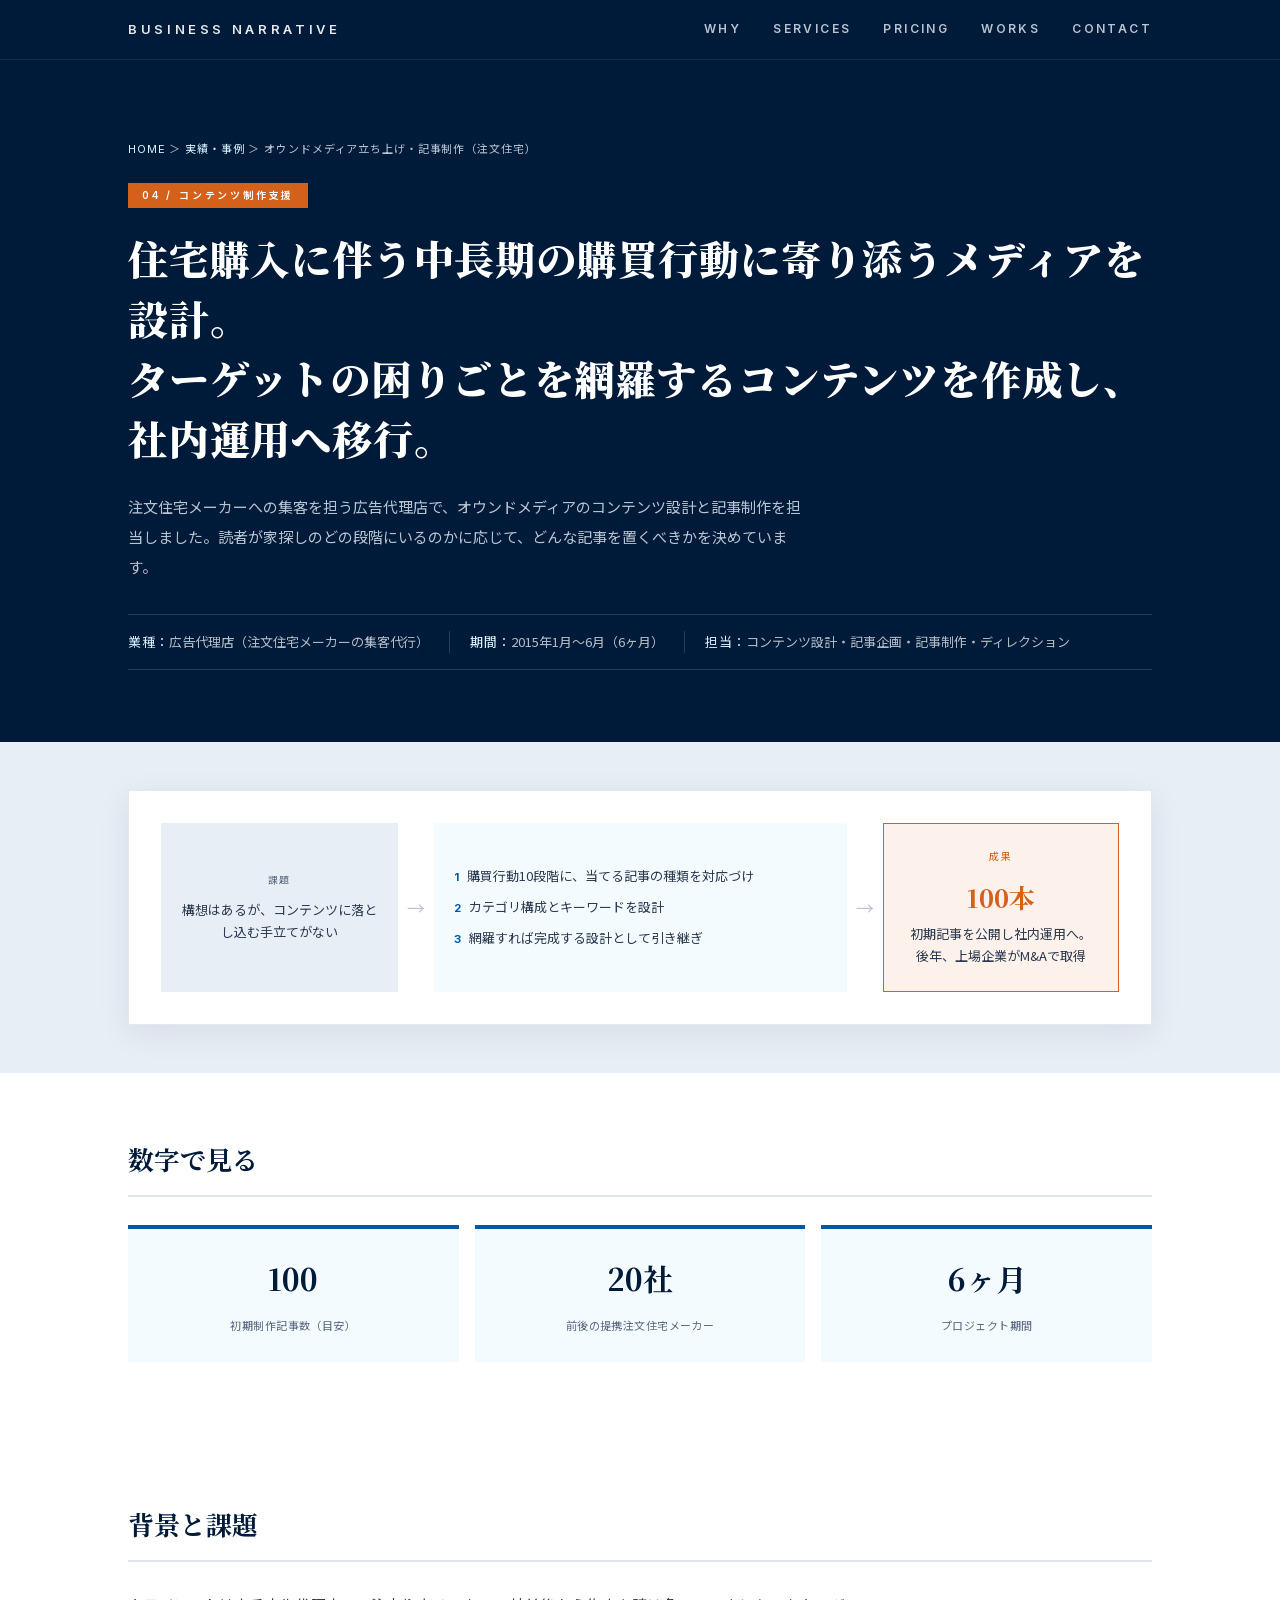
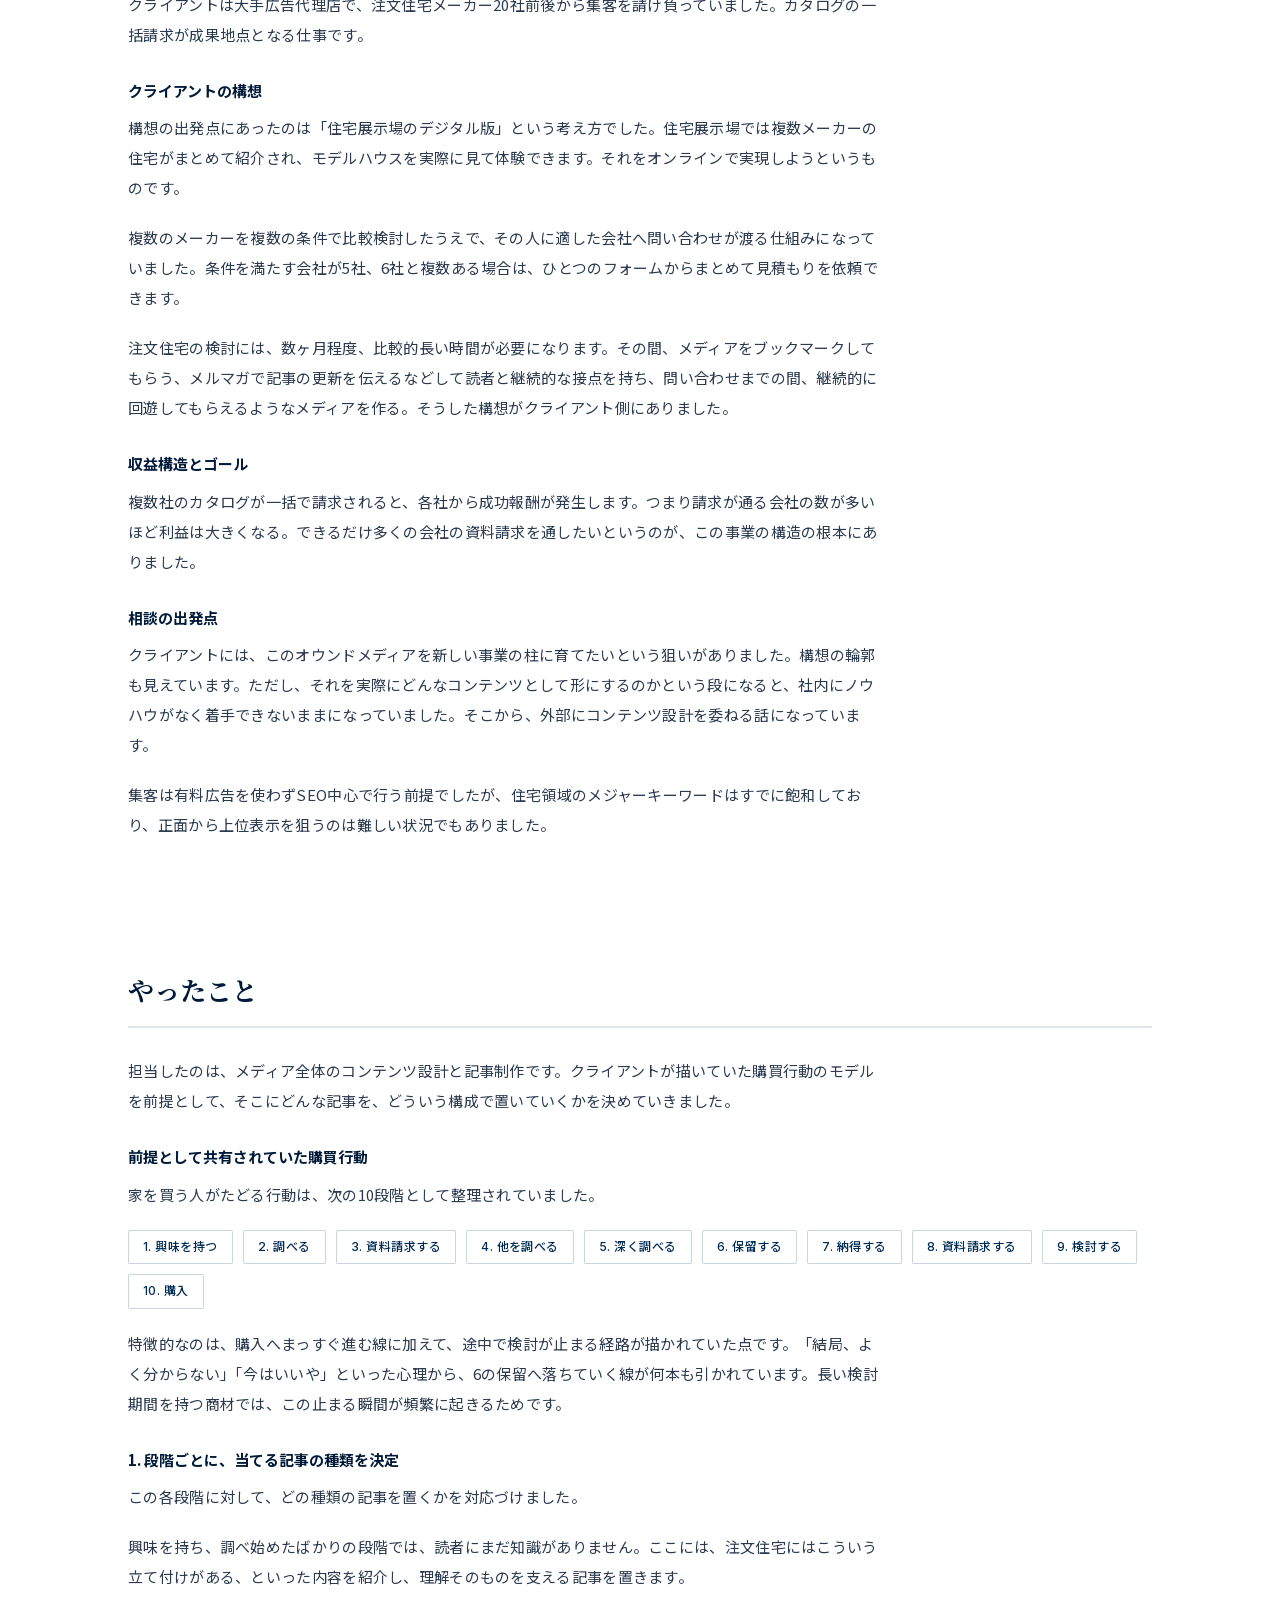
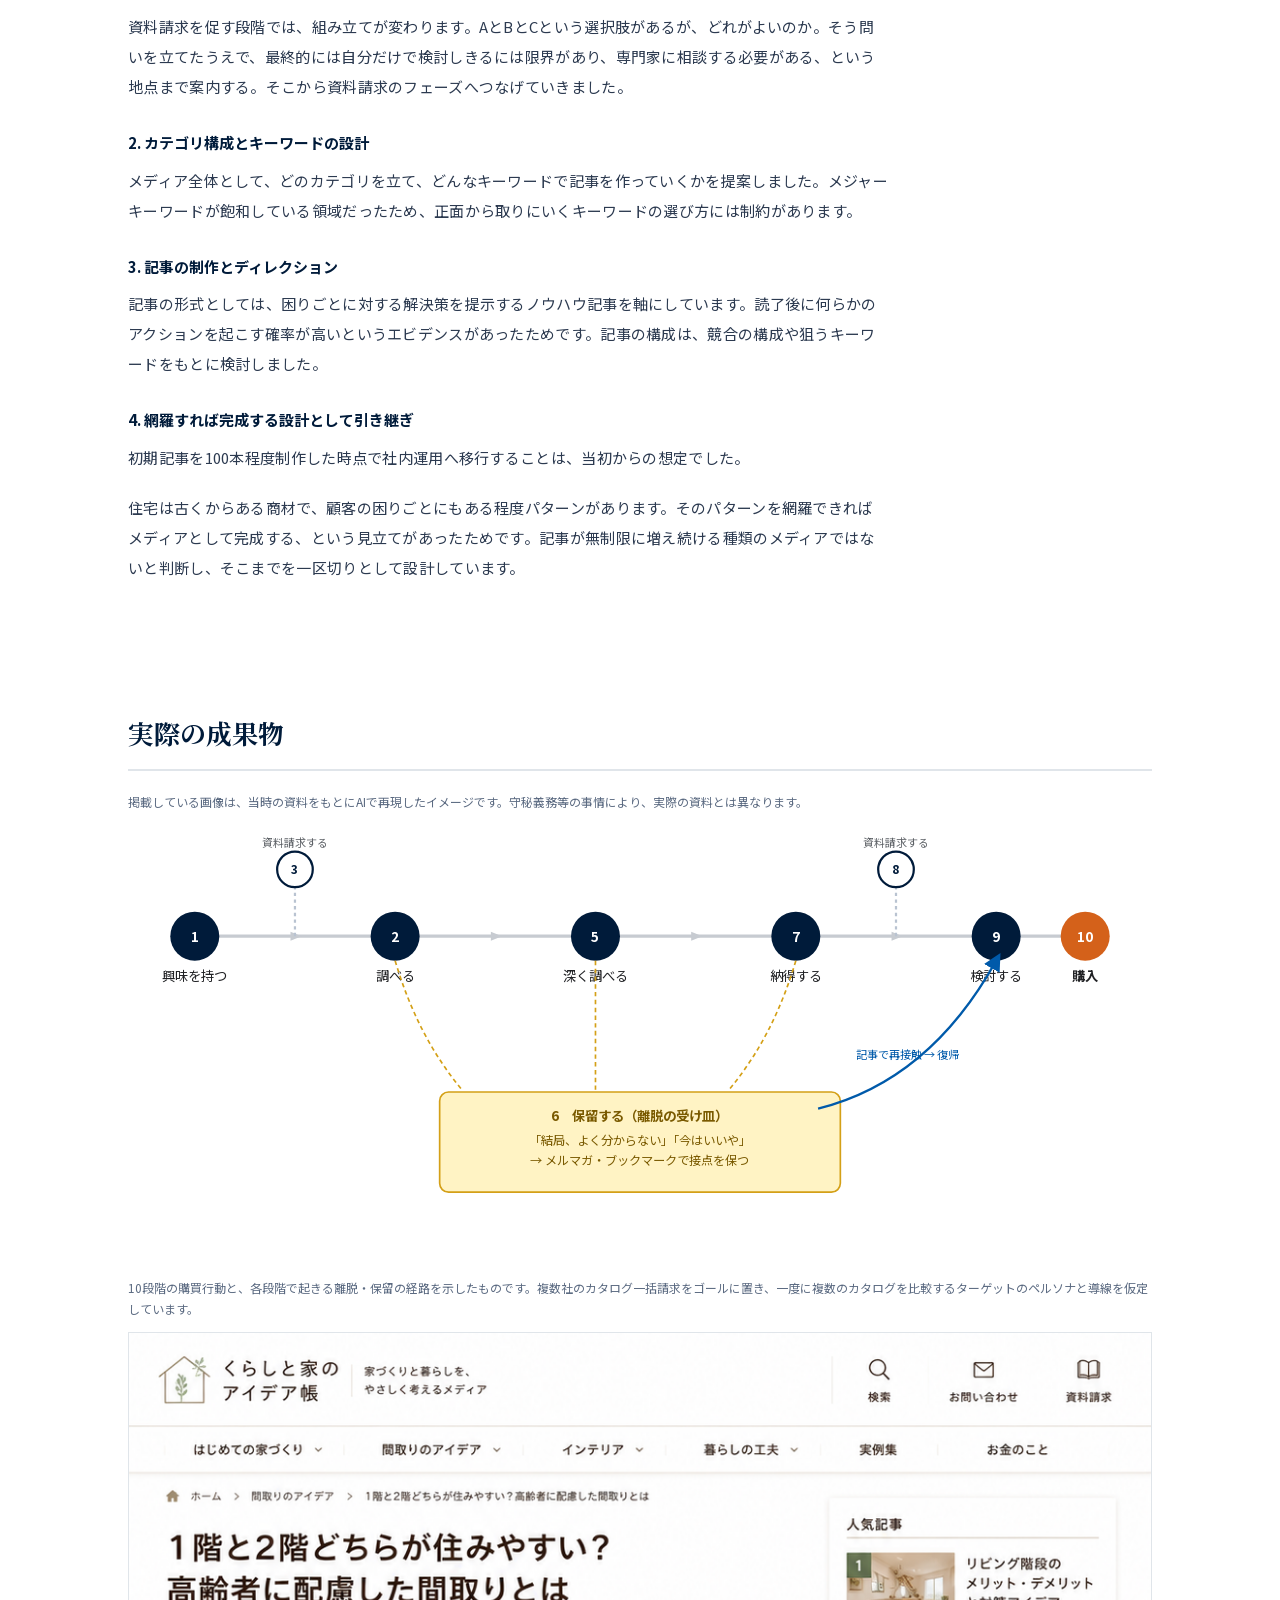
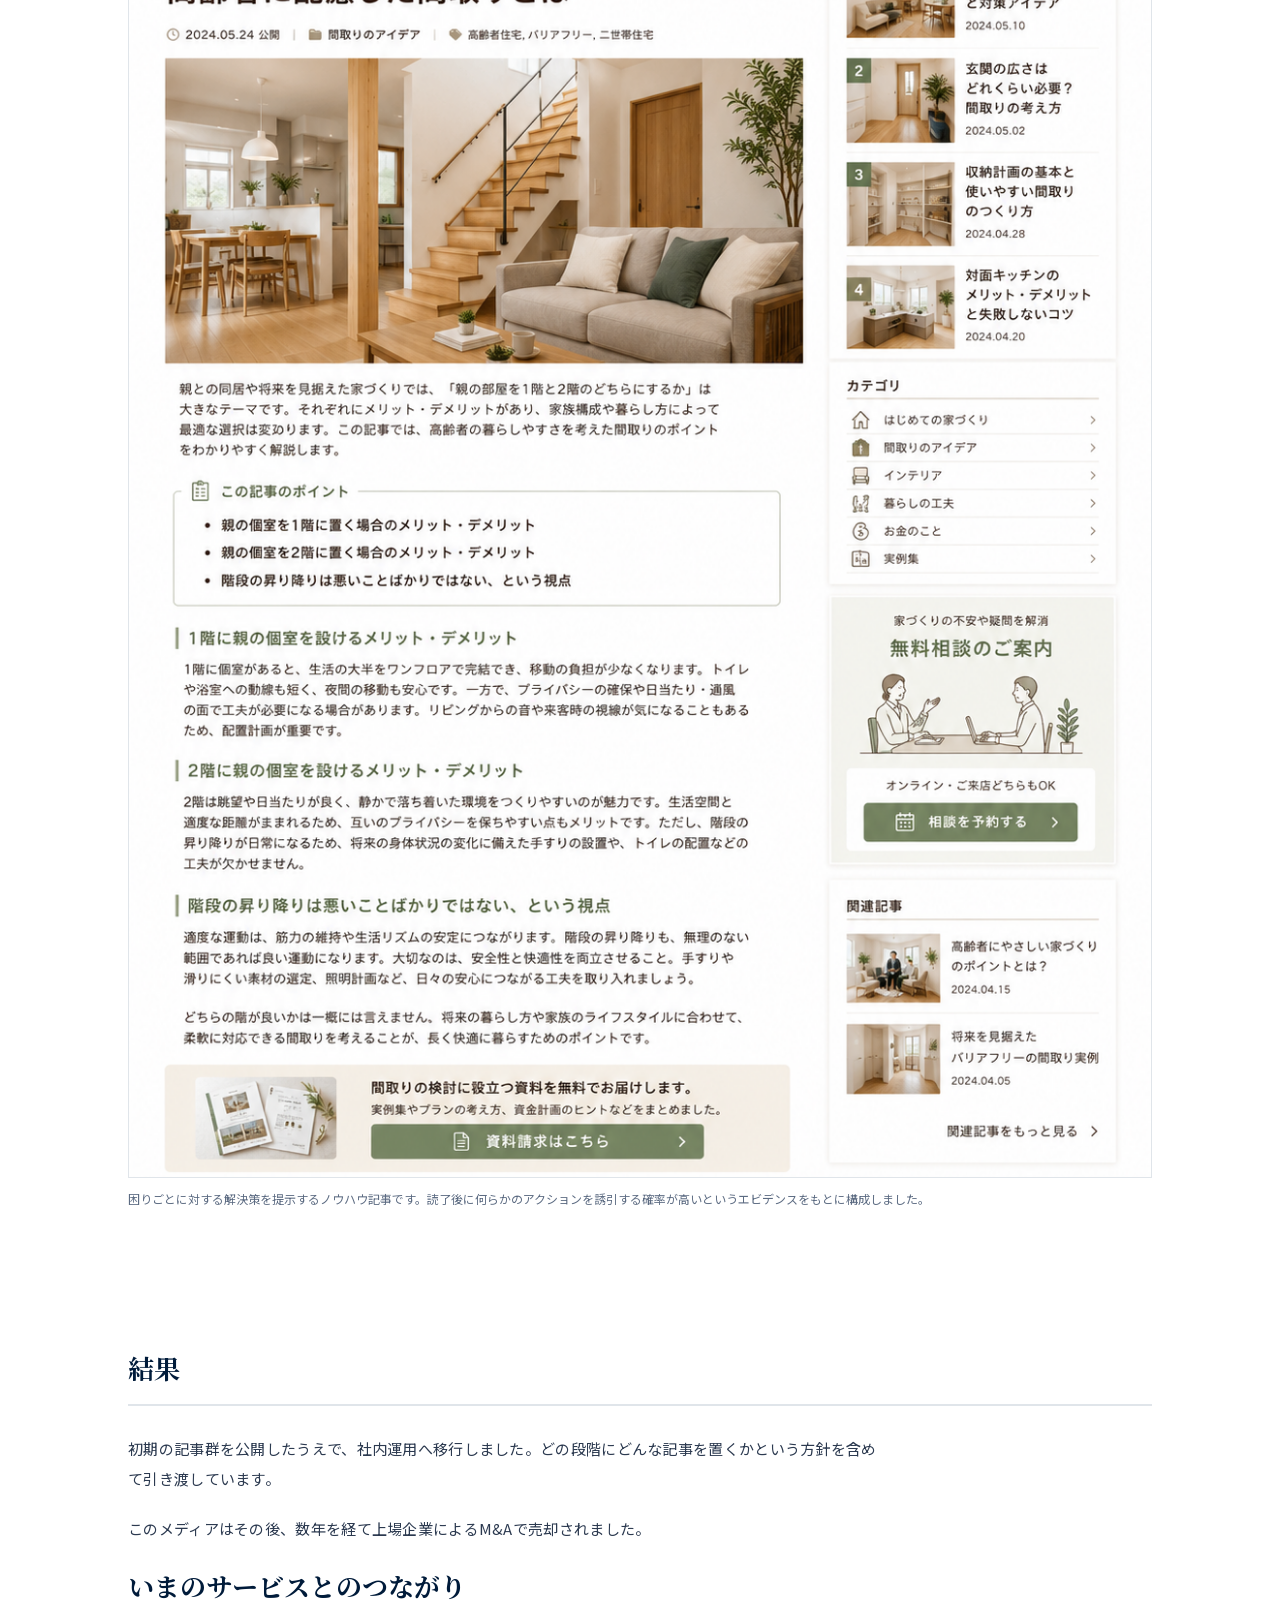
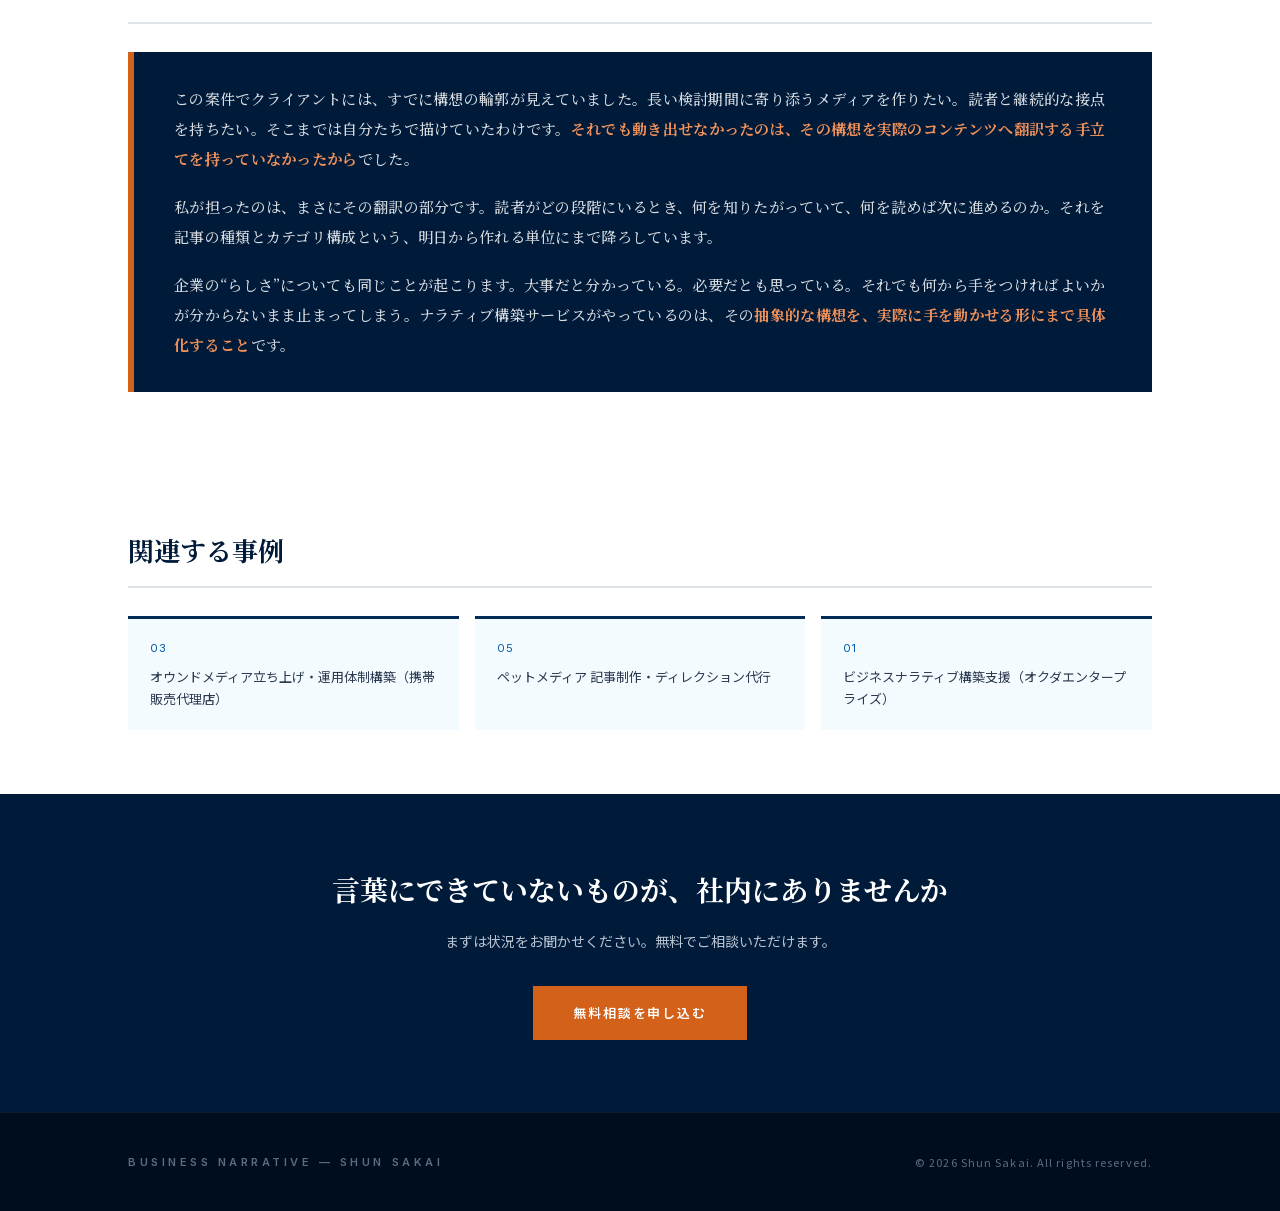
<file: works/custom-home.html>
<!DOCTYPE html><!--rGhWRo7hd8bySPUGqQpJ6--><html lang="ja" class="__variable_1ca127 __variable_236648 __variable_a2b843"><head><meta charSet="utf-8"/><meta name="viewport" content="width=device-width, initial-scale=1"/><link rel="preload" as="image" href="/works/custom-home/b-article-sample-new.png"/><link rel="stylesheet" href="/_next/static/css/14ac9a72d7a760b6.css" data-precedence="next"/><link rel="stylesheet" href="/_next/static/css/c4a810ec59f017fe.css" data-precedence="next"/><link rel="stylesheet" href="/_next/static/css/1c3a1a69ad47abbc.css" data-precedence="next"/><link rel="preload" as="script" fetchPriority="low" href="/_next/static/chunks/webpack-617a66320d40cda3.js"/><script src="/_next/static/chunks/4bd1b696-c023c6e3521b1417.js" async=""></script><script src="/_next/static/chunks/255-293e44824f2ec188.js" async=""></script><script src="/_next/static/chunks/main-app-a5774d5d8b8e9427.js" async=""></script><script src="/_next/static/chunks/619-ba102abea3e3d0e4.js" async=""></script><script src="/_next/static/chunks/app/works/custom-home/page-e7754779184bdeb1.js" async=""></script><title>オウンドメディア立ち上げ・記事制作（注文住宅）｜実績・事例 | Business Narrative</title><meta name="description" content="注文住宅メーカーへの集客を担う広告代理店で、オウンドメディアのコンテンツ設計と記事制作を担当。読者が家探しのどの段階にいるのかに応じて、どんな記事を置くべきかを決めました。"/><meta property="og:title" content="Business Narrative | 企業の“らしさ”を言語化する"/><meta property="og:description" content="企業固有の“らしさ”を言語化し、人にもAIにも渡せる事業資産に整えるビジネスナラティブ構築支援。"/><meta property="og:locale" content="ja_JP"/><meta property="og:type" content="website"/><meta name="twitter:card" content="summary"/><meta name="twitter:title" content="Business Narrative | 企業の“らしさ”を言語化する"/><meta name="twitter:description" content="企業固有の“らしさ”を言語化し、人にもAIにも渡せる事業資産に整えるビジネスナラティブ構築支援。"/><link rel="icon" href="/icon.png"/><link rel="apple-touch-icon" href="/apple-icon.png"/><script src="/_next/static/chunks/polyfills-42372ed130431b0a.js" noModule=""></script></head><body><div hidden=""><!--$--><!--/$--></div><header class="site-header"><div class="header-inner"><a class="site-logo" href="/">BUSINESS<span> </span>NARRATIVE</a><nav class="header-nav"><a href="/#why">WHY</a><a href="/#services">SERVICES</a><a href="/#pricing">PRICING</a><a href="/#works">WORKS</a><a href="/#contact">CONTACT</a></nav></div></header><main><div class="case-hero"><div class="container"><p class="case-crumb"><a href="/">HOME</a> ＞<!-- --> <a href="/#works">実績・事例</a> ＞ <!-- -->オウンドメディア立ち上げ・記事制作（注文住宅）</p><span class="case-tag">04<!-- --> / <!-- -->コンテンツ制作支援</span><h1 class="case-title">住宅購入に伴う中長期の購買行動に寄り添うメディアを設計。<br/>ターゲットの困りごとを網羅するコンテンツを作成し、社内運用へ移行。</h1><p class="case-lead">注文住宅メーカーへの集客を担う広告代理店で、オウンドメディアのコンテンツ設計と記事制作を担当しました。読者が家探しのどの段階にいるのかに応じて、どんな記事を置くべきかを決めています。</p><div class="case-meta"><span class="case-meta-item"><span class="case-meta-label">業種<!-- -->：</span>広告代理店（注文住宅メーカーの集客代行）</span><span class="case-meta-item"><span class="case-meta-label">期間<!-- -->：</span>2015年1月〜6月（6ヶ月）</span><span class="case-meta-item"><span class="case-meta-label">担当<!-- -->：</span>コンテンツ設計・記事企画・記事制作・ディレクション</span></div></div></div><div class="case-hero-visual"><div class="container"><div class="case-hero-visual-frame"><div class="glance"><div class="glance-block before"><span class="glance-label">課題</span><p class="glance-text">構想はあるが、コンテンツに落とし込む手立てがない</p></div><div class="glance-arrow">→</div><div class="glance-steps"><div class="glance-step"><span class="glance-step-num">1</span><span>購買行動10段階に、当てる記事の種類を対応づけ</span></div><div class="glance-step"><span class="glance-step-num">2</span><span>カテゴリ構成とキーワードを設計</span></div><div class="glance-step"><span class="glance-step-num">3</span><span>網羅すれば完成する設計として引き継ぎ</span></div></div><div class="glance-arrow">→</div><div class="glance-block after"><span class="glance-label">成果</span><span class="glance-stat">100本</span><p class="glance-text">初期記事を公開し社内運用へ。後年、上場企業がM&amp;Aで取得</p></div></div></div></div></div><section class="case-section"><div class="container"><h2 class="case-section-title">数字で見る</h2><div class="case-stats"><div class="case-stat"><span class="case-stat-value">100</span><span class="case-stat-label">初期制作記事数（目安）</span></div><div class="case-stat"><span class="case-stat-value">20社</span><span class="case-stat-label">前後の提携注文住宅メーカー</span></div><div class="case-stat"><span class="case-stat-value">6ヶ月</span><span class="case-stat-label">プロジェクト期間</span></div></div></div></section><section class="case-section"><div class="container"><h2 class="case-section-title">背景と課題</h2><p class="case-body">クライアントは大手広告代理店で、注文住宅メーカー20社前後から集客を請け負っていました。カタログの一括請求が成果地点となる仕事です。</p><h3 class="case-subheading">クライアントの構想</h3><p class="case-body">構想の出発点にあったのは「住宅展示場のデジタル版」という考え方でした。住宅展示場では複数メーカーの住宅がまとめて紹介され、モデルハウスを実際に見て体験できます。それをオンラインで実現しようというものです。</p><p class="case-body">複数のメーカーを複数の条件で比較検討したうえで、その人に適した会社へ問い合わせが渡る仕組みになっていました。条件を満たす会社が5社、6社と複数ある場合は、ひとつのフォームからまとめて見積もりを依頼できます。</p><p class="case-body">注文住宅の検討には、数ヶ月程度、比較的長い時間が必要になります。その間、メディアをブックマークしてもらう、メルマガで記事の更新を伝えるなどして読者と継続的な接点を持ち、問い合わせまでの間、継続的に回遊してもらえるようなメディアを作る。そうした構想がクライアント側にありました。</p><h3 class="case-subheading">収益構造とゴール</h3><p class="case-body">複数社のカタログが一括で請求されると、各社から成功報酬が発生します。つまり請求が通る会社の数が多いほど利益は大きくなる。できるだけ多くの会社の資料請求を通したいというのが、この事業の構造の根本にありました。</p><h3 class="case-subheading">相談の出発点</h3><p class="case-body">クライアントには、このオウンドメディアを新しい事業の柱に育てたいという狙いがありました。構想の輪郭も見えています。ただし、それを実際にどんなコンテンツとして形にするのかという段になると、社内にノウハウがなく着手できないままになっていました。そこから、外部にコンテンツ設計を委ねる話になっています。</p><p class="case-body">集客は有料広告を使わずSEO中心で行う前提でしたが、住宅領域のメジャーキーワードはすでに飽和しており、正面から上位表示を狙うのは難しい状況でもありました。</p></div></section><section class="case-section"><div class="container"><h2 class="case-section-title">やったこと</h2><p class="case-body">担当したのは、メディア全体のコンテンツ設計と記事制作です。クライアントが描いていた購買行動のモデルを前提として、そこにどんな記事を、どういう構成で置いていくかを決めていきました。</p><h3 class="case-subheading">前提として共有されていた購買行動</h3><p class="case-body">家を買う人がたどる行動は、次の10段階として整理されていました。</p><div class="case-journey-pills" aria-label="購買行動10段階"><span class="works-tag-item">1. 興味を持つ</span><span class="works-tag-item">2. 調べる</span><span class="works-tag-item">3. 資料請求する</span><span class="works-tag-item">4. 他を調べる</span><span class="works-tag-item">5. 深く調べる</span><span class="works-tag-item">6. 保留する</span><span class="works-tag-item">7. 納得する</span><span class="works-tag-item">8. 資料請求する</span><span class="works-tag-item">9. 検討する</span><span class="works-tag-item">10. 購入</span></div><p class="case-body">特徴的なのは、購入へまっすぐ進む線に加えて、途中で検討が止まる経路が描かれていた点です。「結局、よく分からない」「今はいいや」といった心理から、6の保留へ落ちていく線が何本も引かれています。長い検討期間を持つ商材では、この止まる瞬間が頻繁に起きるためです。</p><h3 class="case-subheading">1. 段階ごとに、当てる記事の種類を決定</h3><p class="case-body">この各段階に対して、どの種類の記事を置くかを対応づけました。</p><p class="case-body">興味を持ち、調べ始めたばかりの段階では、読者にまだ知識がありません。ここには、注文住宅にはこういう立て付けがある、といった内容を紹介し、理解そのものを支える記事を置きます。</p><p class="case-body">資料請求を促す段階では、組み立てが変わります。AとBとCという選択肢があるが、どれがよいのか。そう問いを立てたうえで、最終的には自分だけで検討しきるには限界があり、専門家に相談する必要がある、という地点まで案内する。そこから資料請求のフェーズへつなげていきました。</p><h3 class="case-subheading">2. カテゴリ構成とキーワードの設計</h3><p class="case-body">メディア全体として、どのカテゴリを立て、どんなキーワードで記事を作っていくかを提案しました。メジャーキーワードが飽和している領域だったため、正面から取りにいくキーワードの選び方には制約があります。</p><h3 class="case-subheading">3. 記事の制作とディレクション</h3><p class="case-body">記事の形式としては、困りごとに対する解決策を提示するノウハウ記事を軸にしています。読了後に何らかのアクションを起こす確率が高いというエビデンスがあったためです。記事の構成は、競合の構成や狙うキーワードをもとに検討しました。</p><h3 class="case-subheading">4. 網羅すれば完成する設計として引き継ぎ</h3><p class="case-body">初期記事を100本程度制作した時点で社内運用へ移行することは、当初からの想定でした。</p><p class="case-body">住宅は古くからある商材で、顧客の困りごとにもある程度パターンがあります。そのパターンを網羅できればメディアとして完成する、という見立てがあったためです。記事が無制限に増え続ける種類のメディアではないと判断し、そこまでを一区切りとして設計しています。</p></div></section><section class="case-section"><div class="container"><h2 class="case-section-title">実際の成果物</h2><p class="case-figure-note">掲載している画像は、当時の資料をもとにAIで再現したイメージです。守秘義務等の事情により、実際の資料とは異なります。</p><div class="case-figure"><svg viewBox="0 0 920 380" xmlns="http://www.w3.org/2000/svg" font-family="var(--font-sans)" style="width:100%;height:auto"><line x1="60" y1="90" x2="860" y2="90" stroke="#c7cbd1" stroke-width="3"></line><circle cx="60" cy="90" r="22" fill="#001B3A"></circle><text x="60" y="95" text-anchor="middle" fill="#fff" font-size="12" font-weight="700">1</text><text x="60" y="130" text-anchor="middle" fill="#202124" font-size="12">興味を持つ</text><circle cx="240" cy="90" r="22" fill="#001B3A"></circle><text x="240" y="95" text-anchor="middle" fill="#fff" font-size="12" font-weight="700">2</text><text x="240" y="130" text-anchor="middle" fill="#202124" font-size="12">調べる</text><circle cx="420" cy="90" r="22" fill="#001B3A"></circle><text x="420" y="95" text-anchor="middle" fill="#fff" font-size="12" font-weight="700">5</text><text x="420" y="130" text-anchor="middle" fill="#202124" font-size="12">深く調べる</text><circle cx="600" cy="90" r="22" fill="#001B3A"></circle><text x="600" y="95" text-anchor="middle" fill="#fff" font-size="12" font-weight="700">7</text><text x="600" y="130" text-anchor="middle" fill="#202124" font-size="12">納得する</text><circle cx="780" cy="90" r="22" fill="#001B3A"></circle><text x="780" y="95" text-anchor="middle" fill="#fff" font-size="12" font-weight="700">9</text><text x="780" y="130" text-anchor="middle" fill="#202124" font-size="12">検討する</text><circle cx="860" cy="90" r="22" fill="#d4611a"></circle><text x="860" y="95" text-anchor="middle" fill="#fff" font-size="12" font-weight="700">10</text><text x="860" y="130" text-anchor="middle" fill="#202124" font-size="12" font-weight="700">購入</text><polygon points="146,86 156,90 146,94" fill="#c7cbd1"></polygon><polygon points="326,86 336,90 326,94" fill="#c7cbd1"></polygon><polygon points="506,86 516,90 506,94" fill="#c7cbd1"></polygon><polygon points="686,86 696,90 686,94" fill="#c7cbd1"></polygon><line x1="150" y1="90" x2="150" y2="40" stroke="#b9c3d1" stroke-width="2" stroke-dasharray="3,3"></line><circle cx="150" cy="30" r="16" fill="#fff" stroke="#001B3A" stroke-width="2"></circle><text x="150" y="34" text-anchor="middle" fill="#001B3A" font-size="11" font-weight="700">3</text><text x="150" y="10" text-anchor="middle" fill="#5f6368" font-size="10">資料請求する</text><line x1="690" y1="90" x2="690" y2="40" stroke="#b9c3d1" stroke-width="2" stroke-dasharray="3,3"></line><circle cx="690" cy="30" r="16" fill="#fff" stroke="#001B3A" stroke-width="2"></circle><text x="690" y="34" text-anchor="middle" fill="#001B3A" font-size="11" font-weight="700">8</text><text x="690" y="10" text-anchor="middle" fill="#5f6368" font-size="10">資料請求する</text><rect x="280" y="230" width="360" height="90" rx="8" fill="#fff3c4" stroke="#d4a017" stroke-width="1.5"></rect><text x="460" y="256" text-anchor="middle" fill="#7a5a00" font-size="12" font-weight="700">6　保留する（離脱の受け皿）</text><text x="460" y="278" text-anchor="middle" fill="#7a5a00" font-size="11">「結局、よく分からない」「今はいいや」</text><text x="460" y="296" text-anchor="middle" fill="#7a5a00" font-size="11">→ メルマガ・ブックマークで接点を保つ</text><path d="M 240 112 Q 260 180 300 228" stroke="#d4a017" stroke-width="1.5" fill="none" stroke-dasharray="4,3"></path><path d="M 420 112 Q 420 180 420 228" stroke="#d4a017" stroke-width="1.5" fill="none" stroke-dasharray="4,3"></path><path d="M 600 112 Q 580 180 540 228" stroke="#d4a017" stroke-width="1.5" fill="none" stroke-dasharray="4,3"></path><path d="M 620 245 Q 720 220 780 112" stroke="#005AAA" stroke-width="2" fill="none" marker-end="url(#arrowBlue)"></path><text x="700" y="200" text-anchor="middle" fill="#005AAA" font-size="10">記事で再接触 → 復帰</text><defs><marker id="arrowBlue" markerWidth="8" markerHeight="8" refX="4" refY="4" orient="auto"><path d="M0,0 L8,4 L0,8 z" fill="#005AAA"></path></marker></defs></svg><p class="case-caption">10段階の購買行動と、各段階で起きる離脱・保留の経路を示したものです。複数社のカタログ一括請求をゴールに置き、一度に複数のカタログを比較するターゲットのペルソナと導線を仮定しています。</p></div><div class="case-figure"><img src="/works/custom-home/b-article-sample-new.png" alt="制作記事のサンプル"/><p class="case-caption">困りごとに対する解決策を提示するノウハウ記事です。読了後に何らかのアクションを誘引する確率が高いというエビデンスをもとに構成しました。</p></div></div></section><section class="case-section"><div class="container"><h2 class="case-section-title">結果</h2><p class="case-body">初期の記事群を公開したうえで、社内運用へ移行しました。どの段階にどんな記事を置くかという方針を含めて引き渡しています。</p><p class="case-body">このメディアはその後、数年を経て上場企業によるM&amp;Aで売却されました。</p><h2 class="case-section-title">いまのサービスとのつながり</h2><div class="case-bridge"><p>この案件でクライアントには、すでに構想の輪郭が見えていました。長い検討期間に寄り添うメディアを作りたい。読者と継続的な接点を持ちたい。そこまでは自分たちで描けていたわけです。<strong>それでも動き出せなかったのは、その構想を実際のコンテンツへ翻訳する手立てを持っていなかったから</strong>でした。</p><p>私が担ったのは、まさにその翻訳の部分です。読者がどの段階にいるとき、何を知りたがっていて、何を読めば次に進めるのか。それを記事の種類とカテゴリ構成という、明日から作れる単位にまで降ろしています。</p><p>企業の“らしさ”についても同じことが起こります。大事だと分かっている。必要だとも思っている。それでも何から手をつければよいかが分からないまま止まってしまう。ナラティブ構築サービスがやっているのは、その<strong>抽象的な構想を、実際に手を動かせる形にまで具体化すること</strong>です。</p></div></div></section><section class="case-section"><div class="container"><h2 class="case-section-title">関連する事例</h2><div class="case-related"><a class="case-related-item" href="/works/mobile-agency"><span class="case-related-num">03</span>オウンドメディア立ち上げ・運用体制構築（携帯販売代理店）</a><a class="case-related-item" href="/works/petmedia"><span class="case-related-num">05</span>ペットメディア 記事制作・ディレクション代行</a><a class="case-related-item" href="/works/okuda-enterprise"><span class="case-related-num">01</span>ビジネスナラティブ構築支援（オクダエンタープライズ）</a></div></div></section><div class="case-cta"><p class="case-cta-title">言葉にできていないものが、社内にありませんか</p><p class="case-cta-body">まずは状況をお聞かせください。無料でご相談いただけます。</p><a href="/#contact" class="case-cta-btn">無料相談を申し込む</a></div><!--$--><!--/$--></main><footer class="site-footer"><div class="footer-inner"><span class="footer-logo">BUSINESS NARRATIVE — SHUN SAKAI</span><span class="footer-copy">© <!-- -->2026<!-- --> Shun Sakai. All rights reserved.</span></div></footer><script src="/_next/static/chunks/webpack-617a66320d40cda3.js" id="_R_" async=""></script><script>(self.__next_f=self.__next_f||[]).push([0])</script><script>self.__next_f.push([1,"1:\"$Sreact.fragment\"\n2:I[2619,[\"619\",\"static/chunks/619-ba102abea3e3d0e4.js\",\"873\",\"static/chunks/app/works/custom-home/page-e7754779184bdeb1.js\"],\"\"]\n3:I[9766,[],\"\"]\n4:I[8924,[],\"\"]\nf:I[7150,[],\"\"]\n:HL[\"/_next/static/css/14ac9a72d7a760b6.css\",\"style\"]\n:HL[\"/_next/static/css/c4a810ec59f017fe.css\",\"style\"]\n:HL[\"/_next/static/css/1c3a1a69ad47abbc.css\",\"style\"]\n"])</script><script>self.__next_f.push([1,"0:{\"P\":null,\"b\":\"rGhWRo7hd8bySPUGqQpJ6\",\"p\":\"\",\"c\":[\"\",\"works\",\"custom-home\"],\"i\":false,\"f\":[[[\"\",{\"children\":[\"works\",{\"children\":[\"custom-home\",{\"children\":[\"__PAGE__\",{}]}]}]},\"$undefined\",\"$undefined\",true],[\"\",[\"$\",\"$1\",\"c\",{\"children\":[[[\"$\",\"link\",\"0\",{\"rel\":\"stylesheet\",\"href\":\"/_next/static/css/14ac9a72d7a760b6.css\",\"precedence\":\"next\",\"crossOrigin\":\"$undefined\",\"nonce\":\"$undefined\"}],[\"$\",\"link\",\"1\",{\"rel\":\"stylesheet\",\"href\":\"/_next/static/css/c4a810ec59f017fe.css\",\"precedence\":\"next\",\"crossOrigin\":\"$undefined\",\"nonce\":\"$undefined\"}],[\"$\",\"link\",\"2\",{\"rel\":\"stylesheet\",\"href\":\"/_next/static/css/1c3a1a69ad47abbc.css\",\"precedence\":\"next\",\"crossOrigin\":\"$undefined\",\"nonce\":\"$undefined\"}]],[\"$\",\"html\",null,{\"lang\":\"ja\",\"className\":\"__variable_1ca127 __variable_236648 __variable_a2b843\",\"children\":[\"$\",\"body\",null,{\"children\":[[\"$\",\"header\",null,{\"className\":\"site-header\",\"children\":[\"$\",\"div\",null,{\"className\":\"header-inner\",\"children\":[[\"$\",\"$L2\",null,{\"href\":\"/\",\"className\":\"site-logo\",\"children\":[\"BUSINESS\",[\"$\",\"span\",null,{\"children\":\" \"}],\"NARRATIVE\"]}],[\"$\",\"nav\",null,{\"className\":\"header-nav\",\"children\":[[\"$\",\"a\",\"/#why\",{\"href\":\"/#why\",\"children\":\"WHY\"}],[\"$\",\"a\",\"/#services\",{\"href\":\"/#services\",\"children\":\"SERVICES\"}],[\"$\",\"a\",\"/#pricing\",{\"href\":\"/#pricing\",\"children\":\"PRICING\"}],[\"$\",\"a\",\"/#works\",{\"href\":\"/#works\",\"children\":\"WORKS\"}],[\"$\",\"a\",\"/#contact\",{\"href\":\"/#contact\",\"children\":\"CONTACT\"}]]}]]}]}],[\"$\",\"main\",null,{\"children\":[\"$\",\"$L3\",null,{\"parallelRouterKey\":\"children\",\"error\":\"$undefined\",\"errorStyles\":\"$undefined\",\"errorScripts\":\"$undefined\",\"template\":[\"$\",\"$L4\",null,{}],\"templateStyles\":\"$undefined\",\"templateScripts\":\"$undefined\",\"notFound\":[[[\"$\",\"title\",null,{\"children\":\"404: This page could not be found.\"}],[\"$\",\"div\",null,{\"style\":{\"fontFamily\":\"system-ui,\\\"Segoe UI\\\",Roboto,Helvetica,Arial,sans-serif,\\\"Apple Color Emoji\\\",\\\"Segoe UI Emoji\\\"\",\"height\":\"100vh\",\"textAlign\":\"center\",\"display\":\"flex\",\"flexDirection\":\"column\",\"alignItems\":\"center\",\"justifyContent\":\"center\"},\"children\":[\"$\",\"div\",null,{\"children\":[[\"$\",\"style\",null,{\"dangerouslySetInnerHTML\":{\"__html\":\"body{color:#000;background:#fff;margin:0}.next-error-h1{border-right:1px solid rgba(0,0,0,.3)}@media (prefers-color-scheme:dark){body{color:#fff;background:#000}.next-error-h1{border-right:1px solid rgba(255,255,255,.3)}}\"}}],[\"$\",\"h1\",null,{\"className\":\"next-error-h1\",\"style\":{\"display\":\"inline-block\",\"margin\":\"0 20px 0 0\",\"padding\":\"0 23px 0 0\",\"fontSize\":24,\"fontWeight\":500,\"verticalAlign\":\"top\",\"lineHeight\":\"49px\"},\"children\":404}],[\"$\",\"div\",null,{\"style\":{\"display\":\"inline-block\"},\"children\":[\"$\",\"h2\",null,{\"style\":{\"fontSize\":14,\"fontWeight\":400,\"lineHeight\":\"49px\",\"margin\":0},\"children\":\"This page could not be found.\"}]}]]}]}]],[]],\"forbidden\":\"$undefined\",\"unauthorized\":\"$undefined\"}]}],[\"$\",\"footer\",null,{\"className\":\"site-footer\",\"children\":[\"$\",\"div\",null,{\"className\":\"footer-inner\",\"children\":[[\"$\",\"span\",null,{\"className\":\"footer-logo\",\"children\":\"BUSINESS NARRATIVE — SHUN SAKAI\"}],[\"$\",\"span\",null,{\"className\":\"footer-copy\",\"children\":[\"© \",2026,\" Shun Sakai. All rights reserved.\"]}]]}]}]]}]}]]}],{\"children\":[\"works\",[\"$\",\"$1\",\"c\",{\"children\":[null,[\"$\",\"$L3\",null,{\"parallelRouterKey\":\"children\",\"error\":\"$undefined\",\"errorStyles\":\"$undefined\",\"errorScripts\":\"$undefined\",\"template\":[\"$\",\"$L4\",null,{}],\"templateStyles\":\"$undefined\",\"templateScripts\":\"$undefined\",\"notFound\":\"$undefined\",\"forbidden\":\"$undefined\",\"unauthorized\":\"$undefined\"}]]}],{\"children\":[\"custom-home\",[\"$\",\"$1\",\"c\",{\"children\":[null,[\"$\",\"$L3\",null,{\"parallelRouterKey\":\"children\",\"error\":\"$undefined\",\"errorStyles\":\"$undefined\",\"errorScripts\":\"$undefined\",\"template\":[\"$\",\"$L4\",null,{}],\"templateStyles\":\"$undefined\",\"templateScripts\":\"$undefined\",\"notFound\":\"$undefined\",\"forbidden\":\"$undefined\",\"unauthorized\":\"$undefined\"}]]}],{\"children\":[\"__PAGE__\",[\"$\",\"$1\",\"c\",{\"children\":[[[\"$\",\"div\",null,{\"className\":\"case-hero\",\"children\":[\"$\",\"div\",null,{\"className\":\"container\",\"children\":[[\"$\",\"p\",null,{\"className\":\"case-crumb\",\"children\":[[\"$\",\"$L2\",null,{\"href\":\"/\",\"children\":\"HOME\"}],\" ＞\",\" \",[\"$\",\"a\",null,{\"href\":\"/#works\",\"children\":\"実績・事例\"}],\" ＞ \",\"オウンドメディア立ち上げ・記事制作（注文住宅）\"]}],[\"$\",\"span\",null,{\"className\":\"case-tag\",\"children\":[\"04\",\" / \",\"コンテンツ制作支援\"]}],[\"$\",\"h1\",null,{\"className\":\"case-title\",\"children\":[\"住宅購入に伴う中長期の購買行動に寄り添うメディアを設計。\",[\"$\",\"br\",null,{}],\"ターゲットの困りごとを網羅するコンテンツを作成し、社内運用へ移行。\"]}],[\"$\",\"p\",null,{\"className\":\"case-lead\",\"children\":\"注文住宅メーカーへの集客を担う広告代理店で、オウンドメディアのコンテンツ設計と記事制作を担当しました。読者が家探しのどの段階にいるのかに応じて、どんな記事を置くべきかを決めています。\"}],[\"$\",\"div\",null,{\"className\":\"case-meta\",\"children\":[[\"$\",\"span\",\"業種\",{\"className\":\"case-meta-item\",\"children\":[[\"$\",\"span\",null,{\"className\":\"case-meta-label\",\"children\":[\"業種\",\"：\"]}],\"広告代理店（注文住宅メーカーの集客代行）\"]}],[\"$\",\"span\",\"期間\",{\"className\":\"case-meta-item\",\"children\":[[\"$\",\"span\",null,{\"className\":\"case-meta-label\",\"children\":[\"期間\",\"：\"]}],\"2015年1月〜6月（6ヶ月）\"]}],[\"$\",\"span\",\"担当\",{\"className\":\"case-meta-item\",\"children\":[[\"$\",\"span\",null,{\"className\":\"case-meta-label\",\"children\":[\"担当\",\"：\"]}],\"コンテンツ設計・記事企画・記事制作・ディレクション\"]}]]}]]}]}],\"$L5\",\"$L6\",\"$L7\",\"$L8\",\"$L9\",\"$La\",\"$Lb\",\"$Lc\"],null,\"$Ld\"]}],{},null,false]},null,false]},null,false]},null,false],\"$Le\",false]],\"m\":\"$undefined\",\"G\":[\"$f\",[]],\"s\":false,\"S\":true}\n"])</script><script>self.__next_f.push([1,"10:I[4431,[],\"OutletBoundary\"]\n12:I[5278,[],\"AsyncMetadataOutlet\"]\n14:I[4431,[],\"ViewportBoundary\"]\n16:I[4431,[],\"MetadataBoundary\"]\n17:\"$Sreact.suspense\"\n"])</script><script>self.__next_f.push([1,"5:[\"$\",\"div\",null,{\"className\":\"case-hero-visual\",\"children\":[\"$\",\"div\",null,{\"className\":\"container\",\"children\":[[\"$\",\"div\",null,{\"className\":\"case-hero-visual-frame\",\"children\":[\"$\",\"div\",null,{\"className\":\"glance\",\"children\":[[\"$\",\"div\",null,{\"className\":\"glance-block before\",\"children\":[[\"$\",\"span\",null,{\"className\":\"glance-label\",\"children\":\"課題\"}],[\"$\",\"p\",null,{\"className\":\"glance-text\",\"children\":\"構想はあるが、コンテンツに落とし込む手立てがない\"}]]}],[\"$\",\"div\",null,{\"className\":\"glance-arrow\",\"children\":\"→\"}],[\"$\",\"div\",null,{\"className\":\"glance-steps\",\"children\":[[\"$\",\"div\",\"0\",{\"className\":\"glance-step\",\"children\":[[\"$\",\"span\",null,{\"className\":\"glance-step-num\",\"children\":1}],[\"$\",\"span\",null,{\"children\":\"購買行動10段階に、当てる記事の種類を対応づけ\"}]]}],[\"$\",\"div\",\"1\",{\"className\":\"glance-step\",\"children\":[[\"$\",\"span\",null,{\"className\":\"glance-step-num\",\"children\":2}],[\"$\",\"span\",null,{\"children\":\"カテゴリ構成とキーワードを設計\"}]]}],[\"$\",\"div\",\"2\",{\"className\":\"glance-step\",\"children\":[[\"$\",\"span\",null,{\"className\":\"glance-step-num\",\"children\":3}],[\"$\",\"span\",null,{\"children\":\"網羅すれば完成する設計として引き継ぎ\"}]]}]]}],[\"$\",\"div\",null,{\"className\":\"glance-arrow\",\"children\":\"→\"}],[\"$\",\"div\",null,{\"className\":\"glance-block after\",\"children\":[[\"$\",\"span\",null,{\"className\":\"glance-label\",\"children\":\"成果\"}],[\"$\",\"span\",null,{\"className\":\"glance-stat\",\"children\":\"100本\"}],[\"$\",\"p\",null,{\"className\":\"glance-text\",\"children\":\"初期記事を公開し社内運用へ。後年、上場企業がM\u0026Aで取得\"}]]}]]}]}],\"$undefined\"]}]}]\n"])</script><script>self.__next_f.push([1,"6:[\"$\",\"section\",null,{\"className\":\"case-section\",\"children\":[\"$\",\"div\",null,{\"className\":\"container\",\"children\":[[\"$\",\"h2\",null,{\"className\":\"case-section-title\",\"children\":\"数字で見る\"}],[\"$undefined\",[\"$\",\"div\",null,{\"className\":\"case-stats\",\"children\":[[\"$\",\"div\",\"初期制作記事数（目安）\",{\"className\":\"case-stat\",\"children\":[[\"$\",\"span\",null,{\"className\":\"case-stat-value\",\"children\":\"100\"}],[\"$\",\"span\",null,{\"className\":\"case-stat-label\",\"children\":\"初期制作記事数（目安）\"}]]}],[\"$\",\"div\",\"前後の提携注文住宅メーカー\",{\"className\":\"case-stat\",\"children\":[[\"$\",\"span\",null,{\"className\":\"case-stat-value\",\"children\":\"20社\"}],[\"$\",\"span\",null,{\"className\":\"case-stat-label\",\"children\":\"前後の提携注文住宅メーカー\"}]]}],[\"$\",\"div\",\"プロジェクト期間\",{\"className\":\"case-stat\",\"children\":[[\"$\",\"span\",null,{\"className\":\"case-stat-value\",\"children\":\"6ヶ月\"}],[\"$\",\"span\",null,{\"className\":\"case-stat-label\",\"children\":\"プロジェクト期間\"}]]}]]}],\"$undefined\"]]}]}]\n"])</script><script>self.__next_f.push([1,"7:[\"$\",\"section\",null,{\"className\":\"case-section\",\"children\":[\"$\",\"div\",null,{\"className\":\"container\",\"children\":[[\"$\",\"h2\",null,{\"className\":\"case-section-title\",\"children\":\"背景と課題\"}],[\"$\",\"p\",null,{\"className\":\"case-body\",\"children\":\"クライアントは大手広告代理店で、注文住宅メーカー20社前後から集客を請け負っていました。カタログの一括請求が成果地点となる仕事です。\"}],[\"$\",\"h3\",null,{\"className\":\"case-subheading\",\"children\":\"クライアントの構想\"}],[\"$\",\"p\",null,{\"className\":\"case-body\",\"children\":\"構想の出発点にあったのは「住宅展示場のデジタル版」という考え方でした。住宅展示場では複数メーカーの住宅がまとめて紹介され、モデルハウスを実際に見て体験できます。それをオンラインで実現しようというものです。\"}],[\"$\",\"p\",null,{\"className\":\"case-body\",\"children\":\"複数のメーカーを複数の条件で比較検討したうえで、その人に適した会社へ問い合わせが渡る仕組みになっていました。条件を満たす会社が5社、6社と複数ある場合は、ひとつのフォームからまとめて見積もりを依頼できます。\"}],[\"$\",\"p\",null,{\"className\":\"case-body\",\"children\":\"注文住宅の検討には、数ヶ月程度、比較的長い時間が必要になります。その間、メディアをブックマークしてもらう、メルマガで記事の更新を伝えるなどして読者と継続的な接点を持ち、問い合わせまでの間、継続的に回遊してもらえるようなメディアを作る。そうした構想がクライアント側にありました。\"}],[\"$\",\"h3\",null,{\"className\":\"case-subheading\",\"children\":\"収益構造とゴール\"}],[\"$\",\"p\",null,{\"className\":\"case-body\",\"children\":\"複数社のカタログが一括で請求されると、各社から成功報酬が発生します。つまり請求が通る会社の数が多いほど利益は大きくなる。できるだけ多くの会社の資料請求を通したいというのが、この事業の構造の根本にありました。\"}],[\"$\",\"h3\",null,{\"className\":\"case-subheading\",\"children\":\"相談の出発点\"}],[\"$\",\"p\",null,{\"className\":\"case-body\",\"children\":\"クライアントには、このオウンドメディアを新しい事業の柱に育てたいという狙いがありました。構想の輪郭も見えています。ただし、それを実際にどんなコンテンツとして形にするのかという段になると、社内にノウハウがなく着手できないままになっていました。そこから、外部にコンテンツ設計を委ねる話になっています。\"}],[\"$\",\"p\",null,{\"className\":\"case-body\",\"children\":\"集客は有料広告を使わずSEO中心で行う前提でしたが、住宅領域のメジャーキーワードはすでに飽和しており、正面から上位表示を狙うのは難しい状況でもありました。\"}]]}]}]\n"])</script><script>self.__next_f.push([1,"8:[\"$\",\"section\",null,{\"className\":\"case-section\",\"children\":[\"$\",\"div\",null,{\"className\":\"container\",\"children\":[[\"$\",\"h2\",null,{\"className\":\"case-section-title\",\"children\":\"やったこと\"}],[\"$\",\"p\",null,{\"className\":\"case-body\",\"children\":\"担当したのは、メディア全体のコンテンツ設計と記事制作です。クライアントが描いていた購買行動のモデルを前提として、そこにどんな記事を、どういう構成で置いていくかを決めていきました。\"}],[\"$\",\"h3\",null,{\"className\":\"case-subheading\",\"children\":\"前提として共有されていた購買行動\"}],[\"$\",\"p\",null,{\"className\":\"case-body\",\"children\":\"家を買う人がたどる行動は、次の10段階として整理されていました。\"}],[\"$\",\"div\",null,{\"className\":\"case-journey-pills\",\"aria-label\":\"購買行動10段階\",\"children\":[[\"$\",\"span\",\"1. 興味を持つ\",{\"className\":\"works-tag-item\",\"children\":\"1. 興味を持つ\"}],[\"$\",\"span\",\"2. 調べる\",{\"className\":\"works-tag-item\",\"children\":\"2. 調べる\"}],[\"$\",\"span\",\"3. 資料請求する\",{\"className\":\"works-tag-item\",\"children\":\"3. 資料請求する\"}],[\"$\",\"span\",\"4. 他を調べる\",{\"className\":\"works-tag-item\",\"children\":\"4. 他を調べる\"}],[\"$\",\"span\",\"5. 深く調べる\",{\"className\":\"works-tag-item\",\"children\":\"5. 深く調べる\"}],[\"$\",\"span\",\"6. 保留する\",{\"className\":\"works-tag-item\",\"children\":\"6. 保留する\"}],[\"$\",\"span\",\"7. 納得する\",{\"className\":\"works-tag-item\",\"children\":\"7. 納得する\"}],[\"$\",\"span\",\"8. 資料請求する\",{\"className\":\"works-tag-item\",\"children\":\"8. 資料請求する\"}],[\"$\",\"span\",\"9. 検討する\",{\"className\":\"works-tag-item\",\"children\":\"9. 検討する\"}],[\"$\",\"span\",\"10. 購入\",{\"className\":\"works-tag-item\",\"children\":\"10. 購入\"}]]}],[\"$\",\"p\",null,{\"className\":\"case-body\",\"children\":\"特徴的なのは、購入へまっすぐ進む線に加えて、途中で検討が止まる経路が描かれていた点です。「結局、よく分からない」「今はいいや」といった心理から、6の保留へ落ちていく線が何本も引かれています。長い検討期間を持つ商材では、この止まる瞬間が頻繁に起きるためです。\"}],[\"$\",\"h3\",null,{\"className\":\"case-subheading\",\"children\":\"1. 段階ごとに、当てる記事の種類を決定\"}],[\"$\",\"p\",null,{\"className\":\"case-body\",\"children\":\"この各段階に対して、どの種類の記事を置くかを対応づけました。\"}],[\"$\",\"p\",null,{\"className\":\"case-body\",\"children\":\"興味を持ち、調べ始めたばかりの段階では、読者にまだ知識がありません。ここには、注文住宅にはこういう立て付けがある、といった内容を紹介し、理解そのものを支える記事を置きます。\"}],[\"$\",\"p\",null,{\"className\":\"case-body\",\"children\":\"資料請求を促す段階では、組み立てが変わります。AとBとCという選択肢があるが、どれがよいのか。そう問いを立てたうえで、最終的には自分だけで検討しきるには限界があり、専門家に相談する必要がある、という地点まで案内する。そこから資料請求のフェーズへつなげていきました。\"}],[\"$\",\"h3\",null,{\"className\":\"case-subheading\",\"children\":\"2. カテゴリ構成とキーワードの設計\"}],[\"$\",\"p\",null,{\"className\":\"case-body\",\"children\":\"メディア全体として、どのカテゴリを立て、どんなキーワードで記事を作っていくかを提案しました。メジャーキーワードが飽和している領域だったため、正面から取りにいくキーワードの選び方には制約があります。\"}],[\"$\",\"h3\",null,{\"className\":\"case-subheading\",\"children\":\"3. 記事の制作とディレクション\"}],[\"$\",\"p\",null,{\"className\":\"case-body\",\"children\":\"記事の形式としては、困りごとに対する解決策を提示するノウハウ記事を軸にしています。読了後に何らかのアクションを起こす確率が高いというエビデンスがあったためです。記事の構成は、競合の構成や狙うキーワードをもとに検討しました。\"}],[\"$\",\"h3\",null,{\"className\":\"case-subheading\",\"children\":\"4. 網羅すれば完成する設計として引き継ぎ\"}],[\"$\",\"p\",null,{\"className\":\"case-body\",\"children\":\"初期記事を100本程度制作した時点で社内運用へ移行することは、当初からの想定でした。\"}],[\"$\",\"p\",null,{\"className\":\"case-body\",\"children\":\"住宅は古くからある商材で、顧客の困りごとにもある程度パターンがあります。そのパターンを網羅できればメディアとして完成する、という見立てがあったためです。記事が無制限に増え続ける種類のメディアではないと判断し、そこまでを一区切りとして設計しています。\"}]]}]}]\n"])</script><script>self.__next_f.push([1,"9:[\"$\",\"section\",null,{\"className\":\"case-section\",\"children\":[\"$\",\"div\",null,{\"className\":\"container\",\"children\":[[\"$\",\"h2\",null,{\"className\":\"case-section-title\",\"children\":\"実際の成果物\"}],[\"$\",\"p\",null,{\"className\":\"case-figure-note\",\"children\":\"掲載している画像は、当時の資料をもとにAIで再現したイメージです。守秘義務等の事情により、実際の資料とは異なります。\"}],[\"$\",\"div\",null,{\"className\":\"case-figure\",\"children\":[[\"$\",\"svg\",null,{\"viewBox\":\"0 0 920 380\",\"xmlns\":\"http://www.w3.org/2000/svg\",\"fontFamily\":\"var(--font-sans)\",\"style\":{\"width\":\"100%\",\"height\":\"auto\"},\"children\":[[\"$\",\"line\",null,{\"x1\":60,\"y1\":90,\"x2\":860,\"y2\":90,\"stroke\":\"#c7cbd1\",\"strokeWidth\":3}],[\"$\",\"circle\",null,{\"cx\":60,\"cy\":90,\"r\":22,\"fill\":\"#001B3A\"}],[\"$\",\"text\",null,{\"x\":60,\"y\":95,\"textAnchor\":\"middle\",\"fill\":\"#fff\",\"fontSize\":12,\"fontWeight\":700,\"children\":\"1\"}],[\"$\",\"text\",null,{\"x\":60,\"y\":130,\"textAnchor\":\"middle\",\"fill\":\"#202124\",\"fontSize\":12,\"children\":\"興味を持つ\"}],[\"$\",\"circle\",null,{\"cx\":240,\"cy\":90,\"r\":22,\"fill\":\"#001B3A\"}],[\"$\",\"text\",null,{\"x\":240,\"y\":95,\"textAnchor\":\"middle\",\"fill\":\"#fff\",\"fontSize\":12,\"fontWeight\":700,\"children\":\"2\"}],[\"$\",\"text\",null,{\"x\":240,\"y\":130,\"textAnchor\":\"middle\",\"fill\":\"#202124\",\"fontSize\":12,\"children\":\"調べる\"}],[\"$\",\"circle\",null,{\"cx\":420,\"cy\":90,\"r\":22,\"fill\":\"#001B3A\"}],[\"$\",\"text\",null,{\"x\":420,\"y\":95,\"textAnchor\":\"middle\",\"fill\":\"#fff\",\"fontSize\":12,\"fontWeight\":700,\"children\":\"5\"}],[\"$\",\"text\",null,{\"x\":420,\"y\":130,\"textAnchor\":\"middle\",\"fill\":\"#202124\",\"fontSize\":12,\"children\":\"深く調べる\"}],[\"$\",\"circle\",null,{\"cx\":600,\"cy\":90,\"r\":22,\"fill\":\"#001B3A\"}],[\"$\",\"text\",null,{\"x\":600,\"y\":95,\"textAnchor\":\"middle\",\"fill\":\"#fff\",\"fontSize\":12,\"fontWeight\":700,\"children\":\"7\"}],[\"$\",\"text\",null,{\"x\":600,\"y\":130,\"textAnchor\":\"middle\",\"fill\":\"#202124\",\"fontSize\":12,\"children\":\"納得する\"}],[\"$\",\"circle\",null,{\"cx\":780,\"cy\":90,\"r\":22,\"fill\":\"#001B3A\"}],[\"$\",\"text\",null,{\"x\":780,\"y\":95,\"textAnchor\":\"middle\",\"fill\":\"#fff\",\"fontSize\":12,\"fontWeight\":700,\"children\":\"9\"}],[\"$\",\"text\",null,{\"x\":780,\"y\":130,\"textAnchor\":\"middle\",\"fill\":\"#202124\",\"fontSize\":12,\"children\":\"検討する\"}],[\"$\",\"circle\",null,{\"cx\":860,\"cy\":90,\"r\":22,\"fill\":\"#d4611a\"}],[\"$\",\"text\",null,{\"x\":860,\"y\":95,\"textAnchor\":\"middle\",\"fill\":\"#fff\",\"fontSize\":12,\"fontWeight\":700,\"children\":\"10\"}],[\"$\",\"text\",null,{\"x\":860,\"y\":130,\"textAnchor\":\"middle\",\"fill\":\"#202124\",\"fontSize\":12,\"fontWeight\":700,\"children\":\"購入\"}],[\"$\",\"polygon\",null,{\"points\":\"146,86 156,90 146,94\",\"fill\":\"#c7cbd1\"}],[\"$\",\"polygon\",null,{\"points\":\"326,86 336,90 326,94\",\"fill\":\"#c7cbd1\"}],[\"$\",\"polygon\",null,{\"points\":\"506,86 516,90 506,94\",\"fill\":\"#c7cbd1\"}],[\"$\",\"polygon\",null,{\"points\":\"686,86 696,90 686,94\",\"fill\":\"#c7cbd1\"}],[\"$\",\"line\",null,{\"x1\":150,\"y1\":90,\"x2\":150,\"y2\":40,\"stroke\":\"#b9c3d1\",\"strokeWidth\":2,\"strokeDasharray\":\"3,3\"}],[\"$\",\"circle\",null,{\"cx\":150,\"cy\":30,\"r\":16,\"fill\":\"#fff\",\"stroke\":\"#001B3A\",\"strokeWidth\":2}],[\"$\",\"text\",null,{\"x\":150,\"y\":34,\"textAnchor\":\"middle\",\"fill\":\"#001B3A\",\"fontSize\":11,\"fontWeight\":700,\"children\":\"3\"}],[\"$\",\"text\",null,{\"x\":150,\"y\":10,\"textAnchor\":\"middle\",\"fill\":\"#5f6368\",\"fontSize\":10,\"children\":\"資料請求する\"}],[\"$\",\"line\",null,{\"x1\":690,\"y1\":90,\"x2\":690,\"y2\":40,\"stroke\":\"#b9c3d1\",\"strokeWidth\":2,\"strokeDasharray\":\"3,3\"}],[\"$\",\"circle\",null,{\"cx\":690,\"cy\":30,\"r\":16,\"fill\":\"#fff\",\"stroke\":\"#001B3A\",\"strokeWidth\":2}],[\"$\",\"text\",null,{\"x\":690,\"y\":34,\"textAnchor\":\"middle\",\"fill\":\"#001B3A\",\"fontSize\":11,\"fontWeight\":700,\"children\":\"8\"}],[\"$\",\"text\",null,{\"x\":690,\"y\":10,\"textAnchor\":\"middle\",\"fill\":\"#5f6368\",\"fontSize\":10,\"children\":\"資料請求する\"}],[\"$\",\"rect\",null,{\"x\":280,\"y\":230,\"width\":360,\"height\":90,\"rx\":8,\"fill\":\"#fff3c4\",\"stroke\":\"#d4a017\",\"strokeWidth\":1.5}],[\"$\",\"text\",null,{\"x\":460,\"y\":256,\"textAnchor\":\"middle\",\"fill\":\"#7a5a00\",\"fontSize\":12,\"fontWeight\":700,\"children\":\"6　保留する（離脱の受け皿）\"}],[\"$\",\"text\",null,{\"x\":460,\"y\":278,\"textAnchor\":\"middle\",\"fill\":\"#7a5a00\",\"fontSize\":11,\"children\":\"「結局、よく分からない」「今はいいや」\"}],[\"$\",\"text\",null,{\"x\":460,\"y\":296,\"textAnchor\":\"middle\",\"fill\":\"#7a5a00\",\"fontSize\":11,\"children\":\"→ メルマガ・ブックマークで接点を保つ\"}],[\"$\",\"path\",null,{\"d\":\"M 240 112 Q 260 180 300 228\",\"stroke\":\"#d4a017\",\"strokeWidth\":1.5,\"fill\":\"none\",\"strokeDasharray\":\"4,3\"}],[\"$\",\"path\",null,{\"d\":\"M 420 112 Q 420 180 420 228\",\"stroke\":\"#d4a017\",\"strokeWidth\":1.5,\"fill\":\"none\",\"strokeDasharray\":\"4,3\"}],[\"$\",\"path\",null,{\"d\":\"M 600 112 Q 580 180 540 228\",\"stroke\":\"#d4a017\",\"strokeWidth\":1.5,\"fill\":\"none\",\"strokeDasharray\":\"4,3\"}],[\"$\",\"path\",null,{\"d\":\"M 620 245 Q 720 220 780 112\",\"stroke\":\"#005AAA\",\"strokeWidth\":2,\"fill\":\"none\",\"markerEnd\":\"url(#arrowBlue)\"}],[\"$\",\"text\",null,{\"x\":700,\"y\":200,\"textAnchor\":\"middle\",\"fill\":\"#005AAA\",\"fontSize\":10,\"children\":\"記事で再接触 → 復帰\"}],[\"$\",\"defs\",null,{\"children\":[\"$\",\"marker\",null,{\"id\":\"arrowBlue\",\"markerWidth\":8,\"markerHeight\":8,\"refX\":4,\"refY\":4,\"orient\":\"auto\",\"children\":[\"$\",\"path\",null,{\"d\":\"M0,0 L8,4 L0,8 z\",\"fill\":\"#005AAA\"}]}]}]]}],[\"$\",\"p\",null,{\"className\":\"case-caption\",\"children\":\"10段階の購買行動と、各段階で起きる離脱・保留の経路を示したものです。複数社のカタログ一括請求をゴールに置き、一度に複数のカタログを比較するターゲットのペルソナと導線を仮定しています。\"}]]}],[\"$\",\"div\",null,{\"className\":\"case-figure\",\"children\":[[\"$\",\"img\",null,{\"src\":\"/works/custom-home/b-article-sample-new.png\",\"alt\":\"制作記事のサンプル\"}],[\"$\",\"p\",null,{\"className\":\"case-caption\",\"children\":\"困りごとに対する解決策を提示するノウハウ記事です。読了後に何らかのアクションを誘引する確率が高いというエビデンスをもとに構成しました。\"}]]}]]}]}]\n"])</script><script>self.__next_f.push([1,"a:[\"$\",\"section\",null,{\"className\":\"case-section\",\"children\":[\"$\",\"div\",null,{\"className\":\"container\",\"children\":[[\"$\",\"h2\",null,{\"className\":\"case-section-title\",\"children\":\"結果\"}],[\"$\",\"p\",null,{\"className\":\"case-body\",\"children\":\"初期の記事群を公開したうえで、社内運用へ移行しました。どの段階にどんな記事を置くかという方針を含めて引き渡しています。\"}],[\"$\",\"p\",null,{\"className\":\"case-body\",\"children\":\"このメディアはその後、数年を経て上場企業によるM\u0026Aで売却されました。\"}],[[\"$\",\"h2\",null,{\"className\":\"case-section-title\",\"children\":\"いまのサービスとのつながり\"}],[\"$\",\"div\",null,{\"className\":\"case-bridge\",\"children\":[[\"$\",\"p\",null,{\"children\":[\"この案件でクライアントには、すでに構想の輪郭が見えていました。長い検討期間に寄り添うメディアを作りたい。読者と継続的な接点を持ちたい。そこまでは自分たちで描けていたわけです。\",[\"$\",\"strong\",null,{\"children\":\"それでも動き出せなかったのは、その構想を実際のコンテンツへ翻訳する手立てを持っていなかったから\"}],\"でした。\"]}],[\"$\",\"p\",null,{\"children\":\"私が担ったのは、まさにその翻訳の部分です。読者がどの段階にいるとき、何を知りたがっていて、何を読めば次に進めるのか。それを記事の種類とカテゴリ構成という、明日から作れる単位にまで降ろしています。\"}],[\"$\",\"p\",null,{\"children\":[\"企業の“らしさ”についても同じことが起こります。大事だと分かっている。必要だとも思っている。それでも何から手をつければよいかが分からないまま止まってしまう。ナラティブ構築サービスがやっているのは、その\",[\"$\",\"strong\",null,{\"children\":\"抽象的な構想を、実際に手を動かせる形にまで具体化すること\"}],\"です。\"]}]]}]]]}]}]\n"])</script><script>self.__next_f.push([1,"b:[\"$\",\"section\",null,{\"className\":\"case-section\",\"children\":[\"$\",\"div\",null,{\"className\":\"container\",\"children\":[[\"$\",\"h2\",null,{\"className\":\"case-section-title\",\"children\":\"関連する事例\"}],[\"$\",\"div\",null,{\"className\":\"case-related\",\"children\":[[\"$\",\"$L2\",\"mobile-agency\",{\"href\":\"/works/mobile-agency\",\"className\":\"case-related-item\",\"children\":[[\"$\",\"span\",null,{\"className\":\"case-related-num\",\"children\":\"03\"}],\"オウンドメディア立ち上げ・運用体制構築（携帯販売代理店）\"]}],[\"$\",\"$L2\",\"petmedia\",{\"href\":\"/works/petmedia\",\"className\":\"case-related-item\",\"children\":[[\"$\",\"span\",null,{\"className\":\"case-related-num\",\"children\":\"05\"}],\"ペットメディア 記事制作・ディレクション代行\"]}],[\"$\",\"$L2\",\"okuda-enterprise\",{\"href\":\"/works/okuda-enterprise\",\"className\":\"case-related-item\",\"children\":[[\"$\",\"span\",null,{\"className\":\"case-related-num\",\"children\":\"01\"}],\"ビジネスナラティブ構築支援（オクダエンタープライズ）\"]}]]}]]}]}]\n"])</script><script>self.__next_f.push([1,"c:[\"$\",\"div\",null,{\"className\":\"case-cta\",\"children\":[[\"$\",\"p\",null,{\"className\":\"case-cta-title\",\"children\":\"言葉にできていないものが、社内にありませんか\"}],[\"$\",\"p\",null,{\"className\":\"case-cta-body\",\"children\":\"まずは状況をお聞かせください。無料でご相談いただけます。\"}],[\"$\",\"a\",null,{\"href\":\"/#contact\",\"className\":\"case-cta-btn\",\"children\":\"無料相談を申し込む\"}]]}]\nd:[\"$\",\"$L10\",null,{\"children\":[\"$L11\",[\"$\",\"$L12\",null,{\"promise\":\"$@13\"}]]}]\ne:[\"$\",\"$1\",\"h\",{\"children\":[null,[[\"$\",\"$L14\",null,{\"children\":\"$L15\"}],null],[\"$\",\"$L16\",null,{\"children\":[\"$\",\"div\",null,{\"hidden\":true,\"children\":[\"$\",\"$17\",null,{\"fallback\":null,\"children\":\"$L18\"}]}]}]]}]\n"])</script><script>self.__next_f.push([1,"15:[[\"$\",\"meta\",\"0\",{\"charSet\":\"utf-8\"}],[\"$\",\"meta\",\"1\",{\"name\":\"viewport\",\"content\":\"width=device-width, initial-scale=1\"}]]\n11:null\n"])</script><script>self.__next_f.push([1,"19:I[622,[],\"IconMark\"]\n"])</script><script>self.__next_f.push([1,"13:{\"metadata\":[[\"$\",\"title\",\"0\",{\"children\":\"オウンドメディア立ち上げ・記事制作（注文住宅）｜実績・事例 | Business Narrative\"}],[\"$\",\"meta\",\"1\",{\"name\":\"description\",\"content\":\"注文住宅メーカーへの集客を担う広告代理店で、オウンドメディアのコンテンツ設計と記事制作を担当。読者が家探しのどの段階にいるのかに応じて、どんな記事を置くべきかを決めました。\"}],[\"$\",\"meta\",\"2\",{\"property\":\"og:title\",\"content\":\"Business Narrative | 企業の“らしさ”を言語化する\"}],[\"$\",\"meta\",\"3\",{\"property\":\"og:description\",\"content\":\"企業固有の“らしさ”を言語化し、人にもAIにも渡せる事業資産に整えるビジネスナラティブ構築支援。\"}],[\"$\",\"meta\",\"4\",{\"property\":\"og:locale\",\"content\":\"ja_JP\"}],[\"$\",\"meta\",\"5\",{\"property\":\"og:type\",\"content\":\"website\"}],[\"$\",\"meta\",\"6\",{\"name\":\"twitter:card\",\"content\":\"summary\"}],[\"$\",\"meta\",\"7\",{\"name\":\"twitter:title\",\"content\":\"Business Narrative | 企業の“らしさ”を言語化する\"}],[\"$\",\"meta\",\"8\",{\"name\":\"twitter:description\",\"content\":\"企業固有の“らしさ”を言語化し、人にもAIにも渡せる事業資産に整えるビジネスナラティブ構築支援。\"}],[\"$\",\"link\",\"9\",{\"rel\":\"icon\",\"href\":\"/icon.png\"}],[\"$\",\"link\",\"10\",{\"rel\":\"apple-touch-icon\",\"href\":\"/apple-icon.png\"}],[\"$\",\"$L19\",\"11\",{}]],\"error\":null,\"digest\":\"$undefined\"}\n"])</script><script>self.__next_f.push([1,"18:\"$13:metadata\"\n"])</script></body></html>
</file>
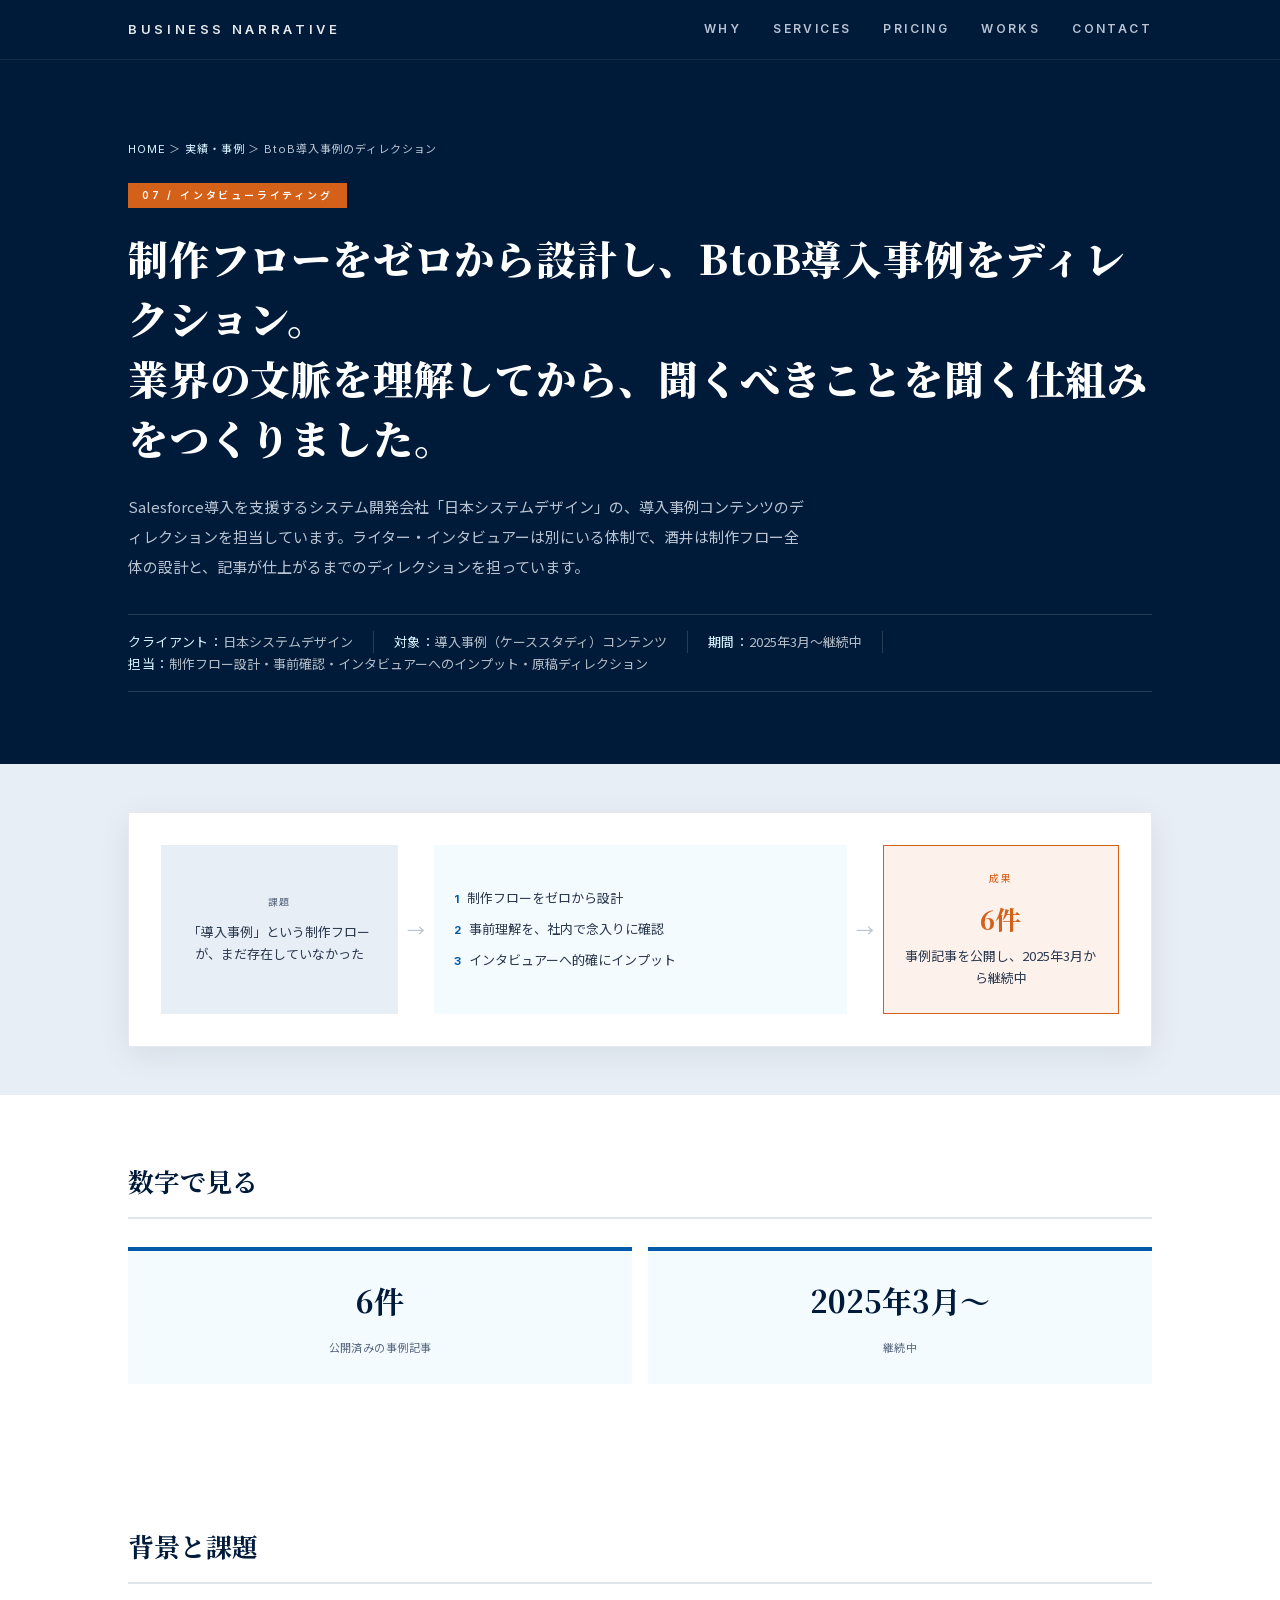
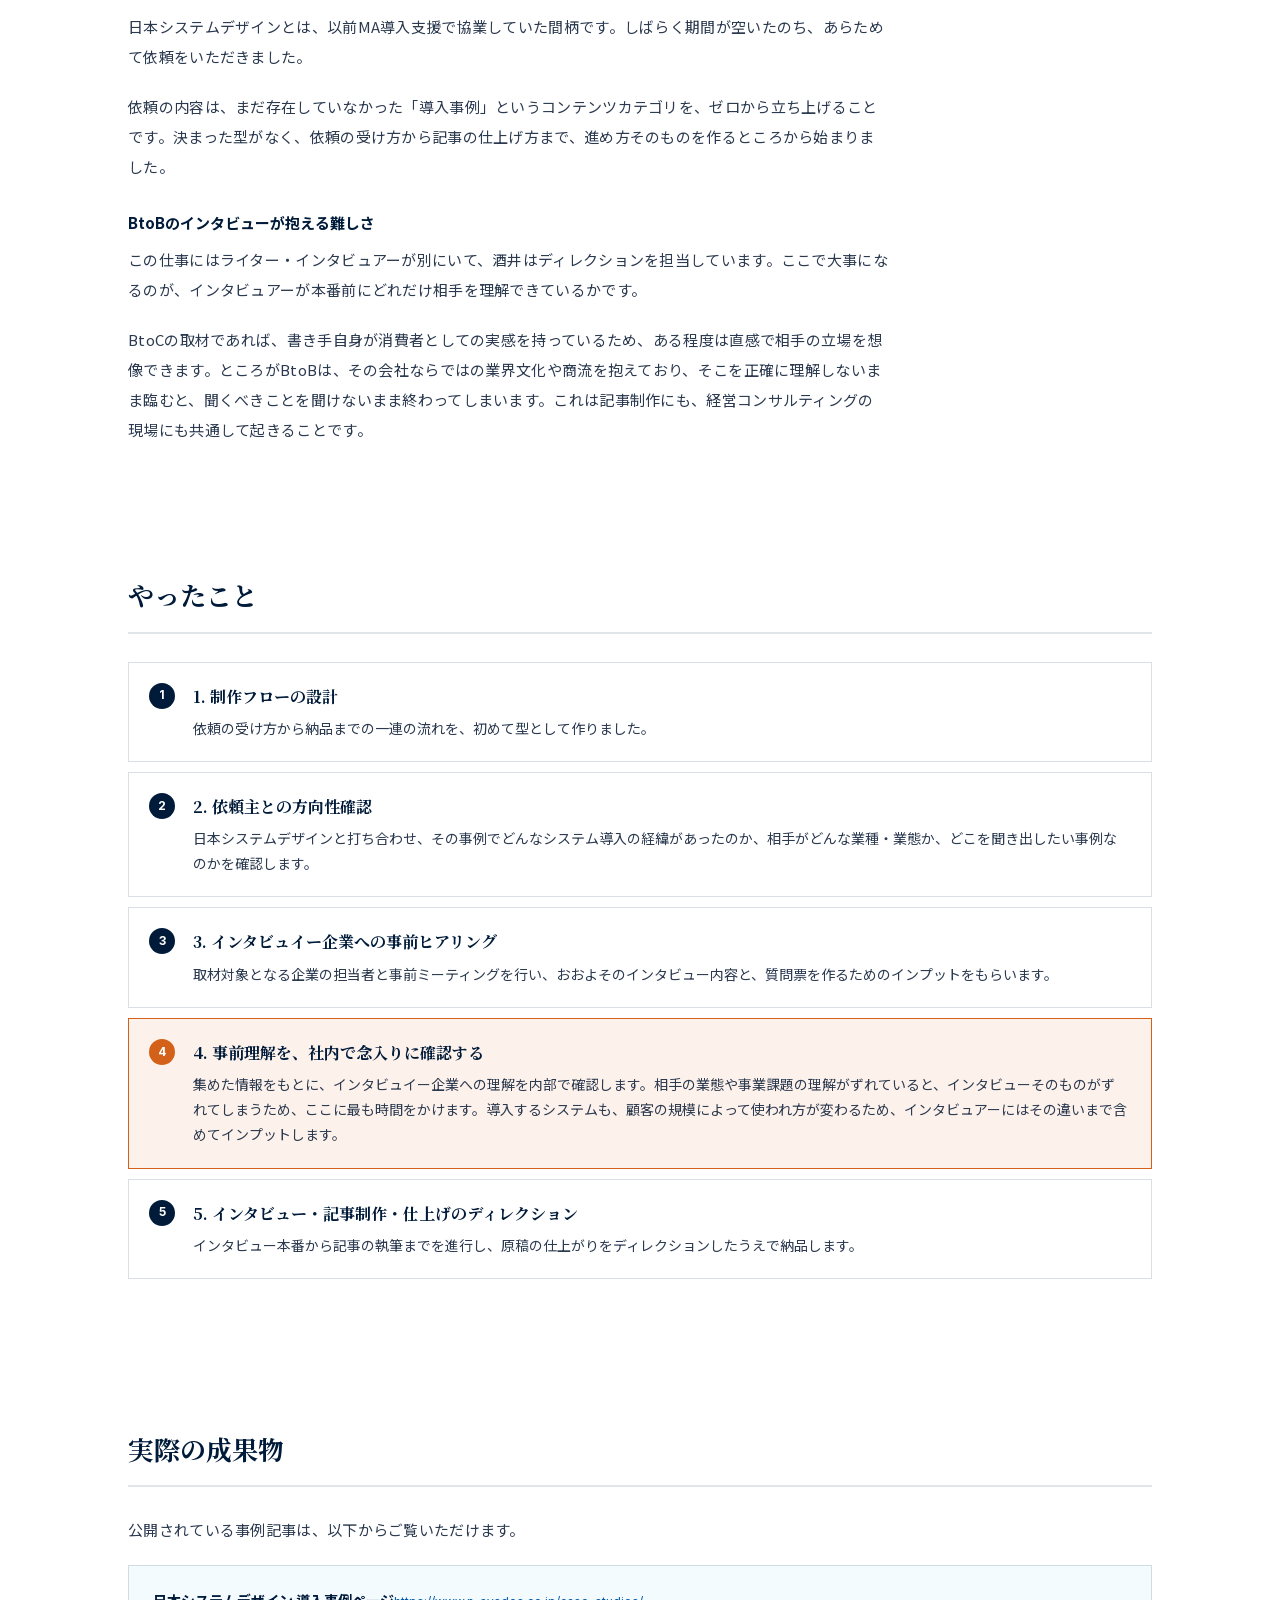
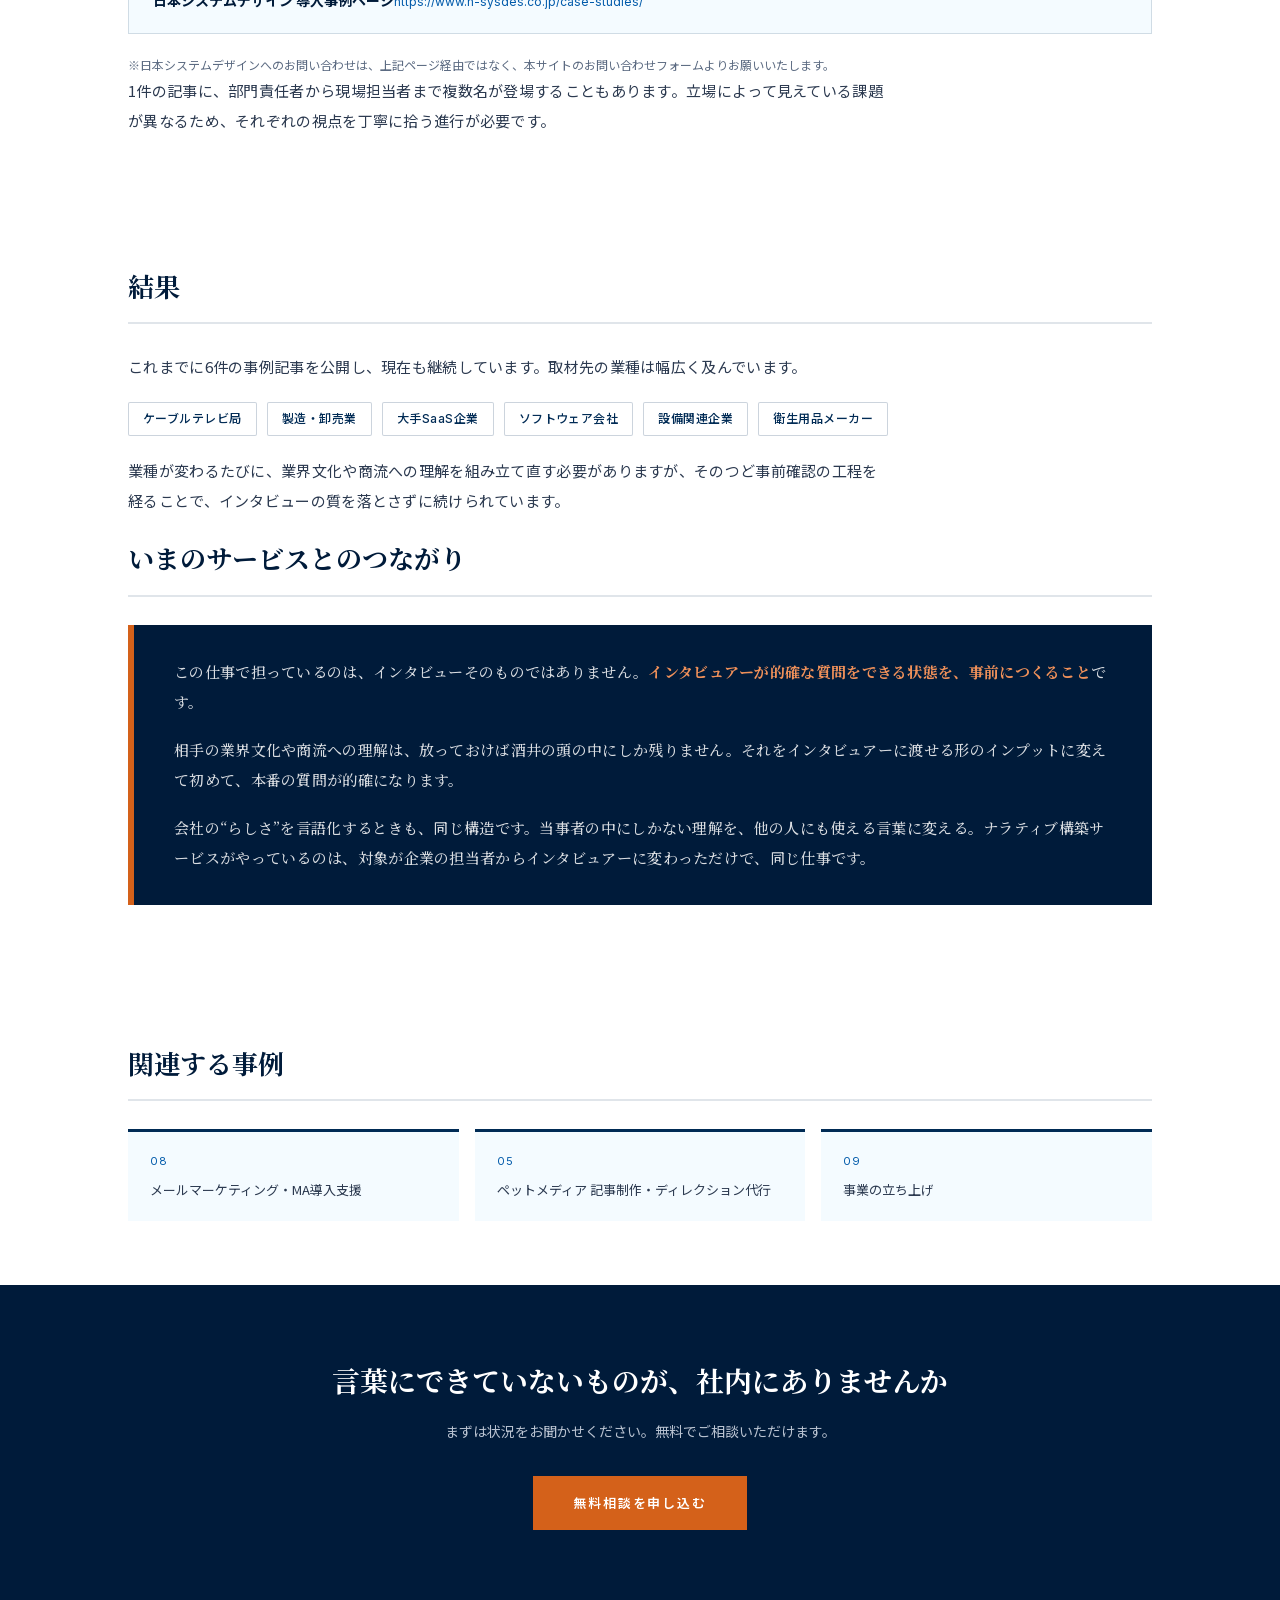
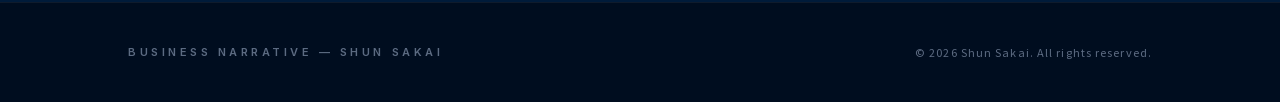
<file: works/interview-writing.html>
<!DOCTYPE html><!--rGhWRo7hd8bySPUGqQpJ6--><html lang="ja" class="__variable_1ca127 __variable_236648 __variable_a2b843"><head><meta charSet="utf-8"/><meta name="viewport" content="width=device-width, initial-scale=1"/><link rel="stylesheet" href="/_next/static/css/14ac9a72d7a760b6.css" data-precedence="next"/><link rel="stylesheet" href="/_next/static/css/c4a810ec59f017fe.css" data-precedence="next"/><link rel="stylesheet" href="/_next/static/css/1c3a1a69ad47abbc.css" data-precedence="next"/><link rel="preload" as="script" fetchPriority="low" href="/_next/static/chunks/webpack-617a66320d40cda3.js"/><script src="/_next/static/chunks/4bd1b696-c023c6e3521b1417.js" async=""></script><script src="/_next/static/chunks/255-293e44824f2ec188.js" async=""></script><script src="/_next/static/chunks/main-app-a5774d5d8b8e9427.js" async=""></script><script src="/_next/static/chunks/619-ba102abea3e3d0e4.js" async=""></script><script src="/_next/static/chunks/app/works/interview-writing/page-e7754779184bdeb1.js" async=""></script><title>BtoB導入事例のディレクション｜実績・事例 | Business Narrative</title><meta name="description" content="Salesforce導入を支援するシステム開発会社の、導入事例コンテンツのディレクションを担当。業界特有の文脈を理解してから、聞くべきことを聞く仕組みをつくりました。"/><meta property="og:title" content="Business Narrative | 企業の“らしさ”を言語化する"/><meta property="og:description" content="企業固有の“らしさ”を言語化し、人にもAIにも渡せる事業資産に整えるビジネスナラティブ構築支援。"/><meta property="og:locale" content="ja_JP"/><meta property="og:type" content="website"/><meta name="twitter:card" content="summary"/><meta name="twitter:title" content="Business Narrative | 企業の“らしさ”を言語化する"/><meta name="twitter:description" content="企業固有の“らしさ”を言語化し、人にもAIにも渡せる事業資産に整えるビジネスナラティブ構築支援。"/><link rel="icon" href="/icon.png"/><link rel="apple-touch-icon" href="/apple-icon.png"/><script src="/_next/static/chunks/polyfills-42372ed130431b0a.js" noModule=""></script></head><body><div hidden=""><!--$--><!--/$--></div><header class="site-header"><div class="header-inner"><a class="site-logo" href="/">BUSINESS<span> </span>NARRATIVE</a><nav class="header-nav"><a href="/#why">WHY</a><a href="/#services">SERVICES</a><a href="/#pricing">PRICING</a><a href="/#works">WORKS</a><a href="/#contact">CONTACT</a></nav></div></header><main><div class="case-hero"><div class="container"><p class="case-crumb"><a href="/">HOME</a> ＞<!-- --> <a href="/#works">実績・事例</a> ＞ <!-- -->BtoB導入事例のディレクション</p><span class="case-tag">07<!-- --> / <!-- -->インタビューライティング</span><h1 class="case-title">制作フローをゼロから設計し、BtoB導入事例をディレクション。<br/>業界の文脈を理解してから、聞くべきことを聞く仕組みをつくりました。</h1><p class="case-lead">Salesforce導入を支援するシステム開発会社「日本システムデザイン」の、導入事例コンテンツのディレクションを担当しています。ライター・インタビュアーは別にいる体制で、酒井は制作フロー全体の設計と、記事が仕上がるまでのディレクションを担っています。</p><div class="case-meta"><span class="case-meta-item"><span class="case-meta-label">クライアント<!-- -->：</span>日本システムデザイン</span><span class="case-meta-item"><span class="case-meta-label">対象<!-- -->：</span>導入事例（ケーススタディ）コンテンツ</span><span class="case-meta-item"><span class="case-meta-label">期間<!-- -->：</span>2025年3月〜継続中</span><span class="case-meta-item"><span class="case-meta-label">担当<!-- -->：</span>制作フロー設計・事前確認・インタビュアーへのインプット・原稿ディレクション</span></div></div></div><div class="case-hero-visual"><div class="container"><div class="case-hero-visual-frame"><div class="glance"><div class="glance-block before"><span class="glance-label">課題</span><p class="glance-text">「導入事例」という制作フローが、まだ存在していなかった</p></div><div class="glance-arrow">→</div><div class="glance-steps"><div class="glance-step"><span class="glance-step-num">1</span><span>制作フローをゼロから設計</span></div><div class="glance-step"><span class="glance-step-num">2</span><span>事前理解を、社内で念入りに確認</span></div><div class="glance-step"><span class="glance-step-num">3</span><span>インタビュアーへ的確にインプット</span></div></div><div class="glance-arrow">→</div><div class="glance-block after"><span class="glance-label">成果</span><span class="glance-stat">6件</span><p class="glance-text">事例記事を公開し、2025年3月から継続中</p></div></div></div></div></div><section class="case-section"><div class="container"><h2 class="case-section-title">数字で見る</h2><div class="case-stats"><div class="case-stat"><span class="case-stat-value">6件</span><span class="case-stat-label">公開済みの事例記事</span></div><div class="case-stat"><span class="case-stat-value">2025年3月〜</span><span class="case-stat-label">継続中</span></div></div></div></section><section class="case-section"><div class="container"><h2 class="case-section-title">背景と課題</h2><p class="case-body">日本システムデザインとは、以前MA導入支援で協業していた間柄です。しばらく期間が空いたのち、あらためて依頼をいただきました。</p><p class="case-body">依頼の内容は、まだ存在していなかった「導入事例」というコンテンツカテゴリを、ゼロから立ち上げることです。決まった型がなく、依頼の受け方から記事の仕上げ方まで、進め方そのものを作るところから始まりました。</p><h3 class="case-subheading">BtoBのインタビューが抱える難しさ</h3><p class="case-body">この仕事にはライター・インタビュアーが別にいて、酒井はディレクションを担当しています。ここで大事になるのが、インタビュアーが本番前にどれだけ相手を理解できているかです。</p><p class="case-body">BtoCの取材であれば、書き手自身が消費者としての実感を持っているため、ある程度は直感で相手の立場を想像できます。ところがBtoBは、その会社ならではの業界文化や商流を抱えており、そこを正確に理解しないまま臨むと、聞くべきことを聞けないまま終わってしまいます。これは記事制作にも、経営コンサルティングの現場にも共通して起きることです。</p></div></section><section class="case-section"><div class="container"><h2 class="case-section-title">やったこと</h2><div class="case-steps"><div class="case-step"><h4>1. 制作フローの設計</h4><p>依頼の受け方から納品までの一連の流れを、初めて型として作りました。</p></div><div class="case-step"><h4>2. 依頼主との方向性確認</h4><p>日本システムデザインと打ち合わせ、その事例でどんなシステム導入の経緯があったのか、相手がどんな業種・業態か、どこを聞き出したい事例なのかを確認します。</p></div><div class="case-step"><h4>3. インタビュイー企業への事前ヒアリング</h4><p>取材対象となる企業の担当者と事前ミーティングを行い、おおよそのインタビュー内容と、質問票を作るためのインプットをもらいます。</p></div><div class="case-step is-key"><h4>4. 事前理解を、社内で念入りに確認する</h4><p>集めた情報をもとに、インタビュイー企業への理解を内部で確認します。相手の業態や事業課題の理解がずれていると、インタビューそのものがずれてしまうため、ここに最も時間をかけます。導入するシステムも、顧客の規模によって使われ方が変わるため、インタビュアーにはその違いまで含めてインプットします。</p></div><div class="case-step"><h4>5. インタビュー・記事制作・仕上げのディレクション</h4><p>インタビュー本番から記事の執筆までを進行し、原稿の仕上がりをディレクションしたうえで納品します。</p></div></div></div></section><section class="case-section"><div class="container"><h2 class="case-section-title">実際の成果物</h2><p class="case-body">公開されている事例記事は、以下からご覧いただけます。</p><a href="https://www.n-sysdes.co.jp/case-studies/" target="_blank" rel="noopener noreferrer" class="case-link-out"><span class="case-link-out-label">日本システムデザイン 導入事例ページ</span><span class="case-link-out-url">https://www.n-sysdes.co.jp/case-studies/</span></a><p class="case-caption">※日本システムデザインへのお問い合わせは、上記ページ経由ではなく、本サイトのお問い合わせフォームよりお願いいたします。</p><p class="case-body">1件の記事に、部門責任者から現場担当者まで複数名が登場することもあります。立場によって見えている課題が異なるため、それぞれの視点を丁寧に拾う進行が必要です。</p></div></section><section class="case-section"><div class="container"><h2 class="case-section-title">結果</h2><p class="case-body">これまでに6件の事例記事を公開し、現在も継続しています。取材先の業種は幅広く及んでいます。</p><div class="case-journey-pills" aria-label="取材先の業種"><span class="works-tag-item">ケーブルテレビ局</span><span class="works-tag-item">製造・卸売業</span><span class="works-tag-item">大手SaaS企業</span><span class="works-tag-item">ソフトウェア会社</span><span class="works-tag-item">設備関連企業</span><span class="works-tag-item">衛生用品メーカー</span></div><p class="case-body">業種が変わるたびに、業界文化や商流への理解を組み立て直す必要がありますが、そのつど事前確認の工程を経ることで、インタビューの質を落とさずに続けられています。</p><h2 class="case-section-title">いまのサービスとのつながり</h2><div class="case-bridge"><p>この仕事で担っているのは、インタビューそのものではありません。<strong>インタビュアーが的確な質問をできる状態を、事前につくること</strong>です。</p><p>相手の業界文化や商流への理解は、放っておけば酒井の頭の中にしか残りません。それをインタビュアーに渡せる形のインプットに変えて初めて、本番の質問が的確になります。</p><p>会社の“らしさ”を言語化するときも、同じ構造です。当事者の中にしかない理解を、他の人にも使える言葉に変える。ナラティブ構築サービスがやっているのは、対象が企業の担当者からインタビュアーに変わっただけで、同じ仕事です。</p></div></div></section><section class="case-section"><div class="container"><h2 class="case-section-title">関連する事例</h2><div class="case-related"><a class="case-related-item" href="/works/ma-support"><span class="case-related-num">08</span>メールマーケティング・MA導入支援</a><a class="case-related-item" href="/works/petmedia"><span class="case-related-num">05</span>ペットメディア 記事制作・ディレクション代行</a><a class="case-related-item" href="/works/business-launch"><span class="case-related-num">09</span>事業の立ち上げ</a></div></div></section><div class="case-cta"><p class="case-cta-title">言葉にできていないものが、社内にありませんか</p><p class="case-cta-body">まずは状況をお聞かせください。無料でご相談いただけます。</p><a href="/#contact" class="case-cta-btn">無料相談を申し込む</a></div><!--$--><!--/$--></main><footer class="site-footer"><div class="footer-inner"><span class="footer-logo">BUSINESS NARRATIVE — SHUN SAKAI</span><span class="footer-copy">© <!-- -->2026<!-- --> Shun Sakai. All rights reserved.</span></div></footer><script src="/_next/static/chunks/webpack-617a66320d40cda3.js" id="_R_" async=""></script><script>(self.__next_f=self.__next_f||[]).push([0])</script><script>self.__next_f.push([1,"1:\"$Sreact.fragment\"\n2:I[2619,[\"619\",\"static/chunks/619-ba102abea3e3d0e4.js\",\"122\",\"static/chunks/app/works/interview-writing/page-e7754779184bdeb1.js\"],\"\"]\n3:I[9766,[],\"\"]\n4:I[8924,[],\"\"]\n11:I[7150,[],\"\"]\n:HL[\"/_next/static/css/14ac9a72d7a760b6.css\",\"style\"]\n:HL[\"/_next/static/css/c4a810ec59f017fe.css\",\"style\"]\n:HL[\"/_next/static/css/1c3a1a69ad47abbc.css\",\"style\"]\n"])</script><script>self.__next_f.push([1,"0:{\"P\":null,\"b\":\"rGhWRo7hd8bySPUGqQpJ6\",\"p\":\"\",\"c\":[\"\",\"works\",\"interview-writing\"],\"i\":false,\"f\":[[[\"\",{\"children\":[\"works\",{\"children\":[\"interview-writing\",{\"children\":[\"__PAGE__\",{}]}]}]},\"$undefined\",\"$undefined\",true],[\"\",[\"$\",\"$1\",\"c\",{\"children\":[[[\"$\",\"link\",\"0\",{\"rel\":\"stylesheet\",\"href\":\"/_next/static/css/14ac9a72d7a760b6.css\",\"precedence\":\"next\",\"crossOrigin\":\"$undefined\",\"nonce\":\"$undefined\"}],[\"$\",\"link\",\"1\",{\"rel\":\"stylesheet\",\"href\":\"/_next/static/css/c4a810ec59f017fe.css\",\"precedence\":\"next\",\"crossOrigin\":\"$undefined\",\"nonce\":\"$undefined\"}],[\"$\",\"link\",\"2\",{\"rel\":\"stylesheet\",\"href\":\"/_next/static/css/1c3a1a69ad47abbc.css\",\"precedence\":\"next\",\"crossOrigin\":\"$undefined\",\"nonce\":\"$undefined\"}]],[\"$\",\"html\",null,{\"lang\":\"ja\",\"className\":\"__variable_1ca127 __variable_236648 __variable_a2b843\",\"children\":[\"$\",\"body\",null,{\"children\":[[\"$\",\"header\",null,{\"className\":\"site-header\",\"children\":[\"$\",\"div\",null,{\"className\":\"header-inner\",\"children\":[[\"$\",\"$L2\",null,{\"href\":\"/\",\"className\":\"site-logo\",\"children\":[\"BUSINESS\",[\"$\",\"span\",null,{\"children\":\" \"}],\"NARRATIVE\"]}],[\"$\",\"nav\",null,{\"className\":\"header-nav\",\"children\":[[\"$\",\"a\",\"/#why\",{\"href\":\"/#why\",\"children\":\"WHY\"}],[\"$\",\"a\",\"/#services\",{\"href\":\"/#services\",\"children\":\"SERVICES\"}],[\"$\",\"a\",\"/#pricing\",{\"href\":\"/#pricing\",\"children\":\"PRICING\"}],[\"$\",\"a\",\"/#works\",{\"href\":\"/#works\",\"children\":\"WORKS\"}],[\"$\",\"a\",\"/#contact\",{\"href\":\"/#contact\",\"children\":\"CONTACT\"}]]}]]}]}],[\"$\",\"main\",null,{\"children\":[\"$\",\"$L3\",null,{\"parallelRouterKey\":\"children\",\"error\":\"$undefined\",\"errorStyles\":\"$undefined\",\"errorScripts\":\"$undefined\",\"template\":[\"$\",\"$L4\",null,{}],\"templateStyles\":\"$undefined\",\"templateScripts\":\"$undefined\",\"notFound\":[[[\"$\",\"title\",null,{\"children\":\"404: This page could not be found.\"}],[\"$\",\"div\",null,{\"style\":{\"fontFamily\":\"system-ui,\\\"Segoe UI\\\",Roboto,Helvetica,Arial,sans-serif,\\\"Apple Color Emoji\\\",\\\"Segoe UI Emoji\\\"\",\"height\":\"100vh\",\"textAlign\":\"center\",\"display\":\"flex\",\"flexDirection\":\"column\",\"alignItems\":\"center\",\"justifyContent\":\"center\"},\"children\":[\"$\",\"div\",null,{\"children\":[[\"$\",\"style\",null,{\"dangerouslySetInnerHTML\":{\"__html\":\"body{color:#000;background:#fff;margin:0}.next-error-h1{border-right:1px solid rgba(0,0,0,.3)}@media (prefers-color-scheme:dark){body{color:#fff;background:#000}.next-error-h1{border-right:1px solid rgba(255,255,255,.3)}}\"}}],[\"$\",\"h1\",null,{\"className\":\"next-error-h1\",\"style\":{\"display\":\"inline-block\",\"margin\":\"0 20px 0 0\",\"padding\":\"0 23px 0 0\",\"fontSize\":24,\"fontWeight\":500,\"verticalAlign\":\"top\",\"lineHeight\":\"49px\"},\"children\":404}],[\"$\",\"div\",null,{\"style\":{\"display\":\"inline-block\"},\"children\":[\"$\",\"h2\",null,{\"style\":{\"fontSize\":14,\"fontWeight\":400,\"lineHeight\":\"49px\",\"margin\":0},\"children\":\"This page could not be found.\"}]}]]}]}]],[]],\"forbidden\":\"$undefined\",\"unauthorized\":\"$undefined\"}]}],[\"$\",\"footer\",null,{\"className\":\"site-footer\",\"children\":[\"$\",\"div\",null,{\"className\":\"footer-inner\",\"children\":[[\"$\",\"span\",null,{\"className\":\"footer-logo\",\"children\":\"BUSINESS NARRATIVE — SHUN SAKAI\"}],[\"$\",\"span\",null,{\"className\":\"footer-copy\",\"children\":[\"© \",2026,\" Shun Sakai. All rights reserved.\"]}]]}]}]]}]}]]}],{\"children\":[\"works\",[\"$\",\"$1\",\"c\",{\"children\":[null,[\"$\",\"$L3\",null,{\"parallelRouterKey\":\"children\",\"error\":\"$undefined\",\"errorStyles\":\"$undefined\",\"errorScripts\":\"$undefined\",\"template\":[\"$\",\"$L4\",null,{}],\"templateStyles\":\"$undefined\",\"templateScripts\":\"$undefined\",\"notFound\":\"$undefined\",\"forbidden\":\"$undefined\",\"unauthorized\":\"$undefined\"}]]}],{\"children\":[\"interview-writing\",[\"$\",\"$1\",\"c\",{\"children\":[null,[\"$\",\"$L3\",null,{\"parallelRouterKey\":\"children\",\"error\":\"$undefined\",\"errorStyles\":\"$undefined\",\"errorScripts\":\"$undefined\",\"template\":[\"$\",\"$L4\",null,{}],\"templateStyles\":\"$undefined\",\"templateScripts\":\"$undefined\",\"notFound\":\"$undefined\",\"forbidden\":\"$undefined\",\"unauthorized\":\"$undefined\"}]]}],{\"children\":[\"__PAGE__\",[\"$\",\"$1\",\"c\",{\"children\":[[[\"$\",\"div\",null,{\"className\":\"case-hero\",\"children\":[\"$\",\"div\",null,{\"className\":\"container\",\"children\":[[\"$\",\"p\",null,{\"className\":\"case-crumb\",\"children\":[[\"$\",\"$L2\",null,{\"href\":\"/\",\"children\":\"HOME\"}],\" ＞\",\" \",[\"$\",\"a\",null,{\"href\":\"/#works\",\"children\":\"実績・事例\"}],\" ＞ \",\"BtoB導入事例のディレクション\"]}],[\"$\",\"span\",null,{\"className\":\"case-tag\",\"children\":[\"07\",\" / \",\"インタビューライティング\"]}],[\"$\",\"h1\",null,{\"className\":\"case-title\",\"children\":[\"制作フローをゼロから設計し、BtoB導入事例をディレクション。\",[\"$\",\"br\",null,{}],\"業界の文脈を理解してから、聞くべきことを聞く仕組みをつくりました。\"]}],[\"$\",\"p\",null,{\"className\":\"case-lead\",\"children\":\"Salesforce導入を支援するシステム開発会社「日本システムデザイン」の、導入事例コンテンツのディレクションを担当しています。ライター・インタビュアーは別にいる体制で、酒井は制作フロー全体の設計と、記事が仕上がるまでのディレクションを担っています。\"}],[\"$\",\"div\",null,{\"className\":\"case-meta\",\"children\":[[\"$\",\"span\",\"クライアント\",{\"className\":\"case-meta-item\",\"children\":[[\"$\",\"span\",null,{\"className\":\"case-meta-label\",\"children\":[\"クライアント\",\"：\"]}],\"日本システムデザイン\"]}],[\"$\",\"span\",\"対象\",{\"className\":\"case-meta-item\",\"children\":[[\"$\",\"span\",null,{\"className\":\"case-meta-label\",\"children\":[\"対象\",\"：\"]}],\"導入事例（ケーススタディ）コンテンツ\"]}],[\"$\",\"span\",\"期間\",{\"className\":\"case-meta-item\",\"children\":[\"$L5\",\"2025年3月〜継続中\"]}],\"$L6\"]}]]}]}],\"$L7\",\"$L8\",\"$L9\",\"$La\",\"$Lb\",\"$Lc\",\"$Ld\",\"$Le\"],null,\"$Lf\"]}],{},null,false]},null,false]},null,false]},null,false],\"$L10\",false]],\"m\":\"$undefined\",\"G\":[\"$11\",[]],\"s\":false,\"S\":true}\n"])</script><script>self.__next_f.push([1,"12:I[4431,[],\"OutletBoundary\"]\n14:I[5278,[],\"AsyncMetadataOutlet\"]\n16:I[4431,[],\"ViewportBoundary\"]\n18:I[4431,[],\"MetadataBoundary\"]\n19:\"$Sreact.suspense\"\n5:[\"$\",\"span\",null,{\"className\":\"case-meta-label\",\"children\":[\"期間\",\"：\"]}]\n6:[\"$\",\"span\",\"担当\",{\"className\":\"case-meta-item\",\"children\":[[\"$\",\"span\",null,{\"className\":\"case-meta-label\",\"children\":[\"担当\",\"：\"]}],\"制作フロー設計・事前確認・インタビュアーへのインプット・原稿ディレクション\"]}]\n"])</script><script>self.__next_f.push([1,"7:[\"$\",\"div\",null,{\"className\":\"case-hero-visual\",\"children\":[\"$\",\"div\",null,{\"className\":\"container\",\"children\":[[\"$\",\"div\",null,{\"className\":\"case-hero-visual-frame\",\"children\":[\"$\",\"div\",null,{\"className\":\"glance\",\"children\":[[\"$\",\"div\",null,{\"className\":\"glance-block before\",\"children\":[[\"$\",\"span\",null,{\"className\":\"glance-label\",\"children\":\"課題\"}],[\"$\",\"p\",null,{\"className\":\"glance-text\",\"children\":\"「導入事例」という制作フローが、まだ存在していなかった\"}]]}],[\"$\",\"div\",null,{\"className\":\"glance-arrow\",\"children\":\"→\"}],[\"$\",\"div\",null,{\"className\":\"glance-steps\",\"children\":[[\"$\",\"div\",\"0\",{\"className\":\"glance-step\",\"children\":[[\"$\",\"span\",null,{\"className\":\"glance-step-num\",\"children\":1}],[\"$\",\"span\",null,{\"children\":\"制作フローをゼロから設計\"}]]}],[\"$\",\"div\",\"1\",{\"className\":\"glance-step\",\"children\":[[\"$\",\"span\",null,{\"className\":\"glance-step-num\",\"children\":2}],[\"$\",\"span\",null,{\"children\":\"事前理解を、社内で念入りに確認\"}]]}],[\"$\",\"div\",\"2\",{\"className\":\"glance-step\",\"children\":[[\"$\",\"span\",null,{\"className\":\"glance-step-num\",\"children\":3}],[\"$\",\"span\",null,{\"children\":\"インタビュアーへ的確にインプット\"}]]}]]}],[\"$\",\"div\",null,{\"className\":\"glance-arrow\",\"children\":\"→\"}],[\"$\",\"div\",null,{\"className\":\"glance-block after\",\"children\":[[\"$\",\"span\",null,{\"className\":\"glance-label\",\"children\":\"成果\"}],[\"$\",\"span\",null,{\"className\":\"glance-stat\",\"children\":\"6件\"}],[\"$\",\"p\",null,{\"className\":\"glance-text\",\"children\":\"事例記事を公開し、2025年3月から継続中\"}]]}]]}]}],\"$undefined\"]}]}]\n"])</script><script>self.__next_f.push([1,"8:[\"$\",\"section\",null,{\"className\":\"case-section\",\"children\":[\"$\",\"div\",null,{\"className\":\"container\",\"children\":[[\"$\",\"h2\",null,{\"className\":\"case-section-title\",\"children\":\"数字で見る\"}],[\"$undefined\",[\"$\",\"div\",null,{\"className\":\"case-stats\",\"children\":[[\"$\",\"div\",\"公開済みの事例記事\",{\"className\":\"case-stat\",\"children\":[[\"$\",\"span\",null,{\"className\":\"case-stat-value\",\"children\":\"6件\"}],[\"$\",\"span\",null,{\"className\":\"case-stat-label\",\"children\":\"公開済みの事例記事\"}]]}],[\"$\",\"div\",\"継続中\",{\"className\":\"case-stat\",\"children\":[[\"$\",\"span\",null,{\"className\":\"case-stat-value\",\"children\":\"2025年3月〜\"}],[\"$\",\"span\",null,{\"className\":\"case-stat-label\",\"children\":\"継続中\"}]]}]]}],\"$undefined\"]]}]}]\n"])</script><script>self.__next_f.push([1,"9:[\"$\",\"section\",null,{\"className\":\"case-section\",\"children\":[\"$\",\"div\",null,{\"className\":\"container\",\"children\":[[\"$\",\"h2\",null,{\"className\":\"case-section-title\",\"children\":\"背景と課題\"}],[\"$\",\"p\",null,{\"className\":\"case-body\",\"children\":\"日本システムデザインとは、以前MA導入支援で協業していた間柄です。しばらく期間が空いたのち、あらためて依頼をいただきました。\"}],[\"$\",\"p\",null,{\"className\":\"case-body\",\"children\":\"依頼の内容は、まだ存在していなかった「導入事例」というコンテンツカテゴリを、ゼロから立ち上げることです。決まった型がなく、依頼の受け方から記事の仕上げ方まで、進め方そのものを作るところから始まりました。\"}],[\"$\",\"h3\",null,{\"className\":\"case-subheading\",\"children\":\"BtoBのインタビューが抱える難しさ\"}],[\"$\",\"p\",null,{\"className\":\"case-body\",\"children\":\"この仕事にはライター・インタビュアーが別にいて、酒井はディレクションを担当しています。ここで大事になるのが、インタビュアーが本番前にどれだけ相手を理解できているかです。\"}],[\"$\",\"p\",null,{\"className\":\"case-body\",\"children\":\"BtoCの取材であれば、書き手自身が消費者としての実感を持っているため、ある程度は直感で相手の立場を想像できます。ところがBtoBは、その会社ならではの業界文化や商流を抱えており、そこを正確に理解しないまま臨むと、聞くべきことを聞けないまま終わってしまいます。これは記事制作にも、経営コンサルティングの現場にも共通して起きることです。\"}]]}]}]\n"])</script><script>self.__next_f.push([1,"a:[\"$\",\"section\",null,{\"className\":\"case-section\",\"children\":[\"$\",\"div\",null,{\"className\":\"container\",\"children\":[[\"$\",\"h2\",null,{\"className\":\"case-section-title\",\"children\":\"やったこと\"}],[\"$\",\"div\",null,{\"className\":\"case-steps\",\"children\":[[\"$\",\"div\",\"1. 制作フローの設計\",{\"className\":\"case-step\",\"children\":[[\"$\",\"h4\",null,{\"children\":\"1. 制作フローの設計\"}],[\"$\",\"p\",null,{\"children\":\"依頼の受け方から納品までの一連の流れを、初めて型として作りました。\"}]]}],[\"$\",\"div\",\"2. 依頼主との方向性確認\",{\"className\":\"case-step\",\"children\":[[\"$\",\"h4\",null,{\"children\":\"2. 依頼主との方向性確認\"}],[\"$\",\"p\",null,{\"children\":\"日本システムデザインと打ち合わせ、その事例でどんなシステム導入の経緯があったのか、相手がどんな業種・業態か、どこを聞き出したい事例なのかを確認します。\"}]]}],[\"$\",\"div\",\"3. インタビュイー企業への事前ヒアリング\",{\"className\":\"case-step\",\"children\":[[\"$\",\"h4\",null,{\"children\":\"3. インタビュイー企業への事前ヒアリング\"}],[\"$\",\"p\",null,{\"children\":\"取材対象となる企業の担当者と事前ミーティングを行い、おおよそのインタビュー内容と、質問票を作るためのインプットをもらいます。\"}]]}],[\"$\",\"div\",\"4. 事前理解を、社内で念入りに確認する\",{\"className\":\"case-step is-key\",\"children\":[[\"$\",\"h4\",null,{\"children\":\"4. 事前理解を、社内で念入りに確認する\"}],[\"$\",\"p\",null,{\"children\":\"集めた情報をもとに、インタビュイー企業への理解を内部で確認します。相手の業態や事業課題の理解がずれていると、インタビューそのものがずれてしまうため、ここに最も時間をかけます。導入するシステムも、顧客の規模によって使われ方が変わるため、インタビュアーにはその違いまで含めてインプットします。\"}]]}],[\"$\",\"div\",\"5. インタビュー・記事制作・仕上げのディレクション\",{\"className\":\"case-step\",\"children\":[[\"$\",\"h4\",null,{\"children\":\"5. インタビュー・記事制作・仕上げのディレクション\"}],[\"$\",\"p\",null,{\"children\":\"インタビュー本番から記事の執筆までを進行し、原稿の仕上がりをディレクションしたうえで納品します。\"}]]}]]}]]}]}]\n"])</script><script>self.__next_f.push([1,"b:[\"$\",\"section\",null,{\"className\":\"case-section\",\"children\":[\"$\",\"div\",null,{\"className\":\"container\",\"children\":[[\"$\",\"h2\",null,{\"className\":\"case-section-title\",\"children\":\"実際の成果物\"}],[\"$\",\"p\",null,{\"className\":\"case-body\",\"children\":\"公開されている事例記事は、以下からご覧いただけます。\"}],[\"$\",\"a\",null,{\"href\":\"https://www.n-sysdes.co.jp/case-studies/\",\"target\":\"_blank\",\"rel\":\"noopener noreferrer\",\"className\":\"case-link-out\",\"children\":[[\"$\",\"span\",null,{\"className\":\"case-link-out-label\",\"children\":\"日本システムデザイン 導入事例ページ\"}],[\"$\",\"span\",null,{\"className\":\"case-link-out-url\",\"children\":\"https://www.n-sysdes.co.jp/case-studies/\"}]]}],[\"$\",\"p\",null,{\"className\":\"case-caption\",\"children\":\"※日本システムデザインへのお問い合わせは、上記ページ経由ではなく、本サイトのお問い合わせフォームよりお願いいたします。\"}],[\"$\",\"p\",null,{\"className\":\"case-body\",\"children\":\"1件の記事に、部門責任者から現場担当者まで複数名が登場することもあります。立場によって見えている課題が異なるため、それぞれの視点を丁寧に拾う進行が必要です。\"}]]}]}]\n"])</script><script>self.__next_f.push([1,"c:[\"$\",\"section\",null,{\"className\":\"case-section\",\"children\":[\"$\",\"div\",null,{\"className\":\"container\",\"children\":[[\"$\",\"h2\",null,{\"className\":\"case-section-title\",\"children\":\"結果\"}],[\"$\",\"p\",null,{\"className\":\"case-body\",\"children\":\"これまでに6件の事例記事を公開し、現在も継続しています。取材先の業種は幅広く及んでいます。\"}],[\"$\",\"div\",null,{\"className\":\"case-journey-pills\",\"aria-label\":\"取材先の業種\",\"children\":[[\"$\",\"span\",\"ケーブルテレビ局\",{\"className\":\"works-tag-item\",\"children\":\"ケーブルテレビ局\"}],[\"$\",\"span\",\"製造・卸売業\",{\"className\":\"works-tag-item\",\"children\":\"製造・卸売業\"}],[\"$\",\"span\",\"大手SaaS企業\",{\"className\":\"works-tag-item\",\"children\":\"大手SaaS企業\"}],[\"$\",\"span\",\"ソフトウェア会社\",{\"className\":\"works-tag-item\",\"children\":\"ソフトウェア会社\"}],[\"$\",\"span\",\"設備関連企業\",{\"className\":\"works-tag-item\",\"children\":\"設備関連企業\"}],[\"$\",\"span\",\"衛生用品メーカー\",{\"className\":\"works-tag-item\",\"children\":\"衛生用品メーカー\"}]]}],[\"$\",\"p\",null,{\"className\":\"case-body\",\"children\":\"業種が変わるたびに、業界文化や商流への理解を組み立て直す必要がありますが、そのつど事前確認の工程を経ることで、インタビューの質を落とさずに続けられています。\"}],[[\"$\",\"h2\",null,{\"className\":\"case-section-title\",\"children\":\"いまのサービスとのつながり\"}],[\"$\",\"div\",null,{\"className\":\"case-bridge\",\"children\":[[\"$\",\"p\",null,{\"children\":[\"この仕事で担っているのは、インタビューそのものではありません。\",[\"$\",\"strong\",null,{\"children\":\"インタビュアーが的確な質問をできる状態を、事前につくること\"}],\"です。\"]}],[\"$\",\"p\",null,{\"children\":\"相手の業界文化や商流への理解は、放っておけば酒井の頭の中にしか残りません。それをインタビュアーに渡せる形のインプットに変えて初めて、本番の質問が的確になります。\"}],[\"$\",\"p\",null,{\"children\":\"会社の“らしさ”を言語化するときも、同じ構造です。当事者の中にしかない理解を、他の人にも使える言葉に変える。ナラティブ構築サービスがやっているのは、対象が企業の担当者からインタビュアーに変わっただけで、同じ仕事です。\"}]]}]]]}]}]\n"])</script><script>self.__next_f.push([1,"d:[\"$\",\"section\",null,{\"className\":\"case-section\",\"children\":[\"$\",\"div\",null,{\"className\":\"container\",\"children\":[[\"$\",\"h2\",null,{\"className\":\"case-section-title\",\"children\":\"関連する事例\"}],[\"$\",\"div\",null,{\"className\":\"case-related\",\"children\":[[\"$\",\"$L2\",\"ma-support\",{\"href\":\"/works/ma-support\",\"className\":\"case-related-item\",\"children\":[[\"$\",\"span\",null,{\"className\":\"case-related-num\",\"children\":\"08\"}],\"メールマーケティング・MA導入支援\"]}],[\"$\",\"$L2\",\"petmedia\",{\"href\":\"/works/petmedia\",\"className\":\"case-related-item\",\"children\":[[\"$\",\"span\",null,{\"className\":\"case-related-num\",\"children\":\"05\"}],\"ペットメディア 記事制作・ディレクション代行\"]}],[\"$\",\"$L2\",\"business-launch\",{\"href\":\"/works/business-launch\",\"className\":\"case-related-item\",\"children\":[[\"$\",\"span\",null,{\"className\":\"case-related-num\",\"children\":\"09\"}],\"事業の立ち上げ\"]}]]}]]}]}]\n"])</script><script>self.__next_f.push([1,"e:[\"$\",\"div\",null,{\"className\":\"case-cta\",\"children\":[[\"$\",\"p\",null,{\"className\":\"case-cta-title\",\"children\":\"言葉にできていないものが、社内にありませんか\"}],[\"$\",\"p\",null,{\"className\":\"case-cta-body\",\"children\":\"まずは状況をお聞かせください。無料でご相談いただけます。\"}],[\"$\",\"a\",null,{\"href\":\"/#contact\",\"className\":\"case-cta-btn\",\"children\":\"無料相談を申し込む\"}]]}]\nf:[\"$\",\"$L12\",null,{\"children\":[\"$L13\",[\"$\",\"$L14\",null,{\"promise\":\"$@15\"}]]}]\n10:[\"$\",\"$1\",\"h\",{\"children\":[null,[[\"$\",\"$L16\",null,{\"children\":\"$L17\"}],null],[\"$\",\"$L18\",null,{\"children\":[\"$\",\"div\",null,{\"hidden\":true,\"children\":[\"$\",\"$19\",null,{\"fallback\":null,\"children\":\"$L1a\"}]}]}]]}]\n"])</script><script>self.__next_f.push([1,"17:[[\"$\",\"meta\",\"0\",{\"charSet\":\"utf-8\"}],[\"$\",\"meta\",\"1\",{\"name\":\"viewport\",\"content\":\"width=device-width, initial-scale=1\"}]]\n13:null\n"])</script><script>self.__next_f.push([1,"1b:I[622,[],\"IconMark\"]\n"])</script><script>self.__next_f.push([1,"15:{\"metadata\":[[\"$\",\"title\",\"0\",{\"children\":\"BtoB導入事例のディレクション｜実績・事例 | Business Narrative\"}],[\"$\",\"meta\",\"1\",{\"name\":\"description\",\"content\":\"Salesforce導入を支援するシステム開発会社の、導入事例コンテンツのディレクションを担当。業界特有の文脈を理解してから、聞くべきことを聞く仕組みをつくりました。\"}],[\"$\",\"meta\",\"2\",{\"property\":\"og:title\",\"content\":\"Business Narrative | 企業の“らしさ”を言語化する\"}],[\"$\",\"meta\",\"3\",{\"property\":\"og:description\",\"content\":\"企業固有の“らしさ”を言語化し、人にもAIにも渡せる事業資産に整えるビジネスナラティブ構築支援。\"}],[\"$\",\"meta\",\"4\",{\"property\":\"og:locale\",\"content\":\"ja_JP\"}],[\"$\",\"meta\",\"5\",{\"property\":\"og:type\",\"content\":\"website\"}],[\"$\",\"meta\",\"6\",{\"name\":\"twitter:card\",\"content\":\"summary\"}],[\"$\",\"meta\",\"7\",{\"name\":\"twitter:title\",\"content\":\"Business Narrative | 企業の“らしさ”を言語化する\"}],[\"$\",\"meta\",\"8\",{\"name\":\"twitter:description\",\"content\":\"企業固有の“らしさ”を言語化し、人にもAIにも渡せる事業資産に整えるビジネスナラティブ構築支援。\"}],[\"$\",\"link\",\"9\",{\"rel\":\"icon\",\"href\":\"/icon.png\"}],[\"$\",\"link\",\"10\",{\"rel\":\"apple-touch-icon\",\"href\":\"/apple-icon.png\"}],[\"$\",\"$L1b\",\"11\",{}]],\"error\":null,\"digest\":\"$undefined\"}\n"])</script><script>self.__next_f.push([1,"1a:\"$15:metadata\"\n"])</script></body></html>
</file>
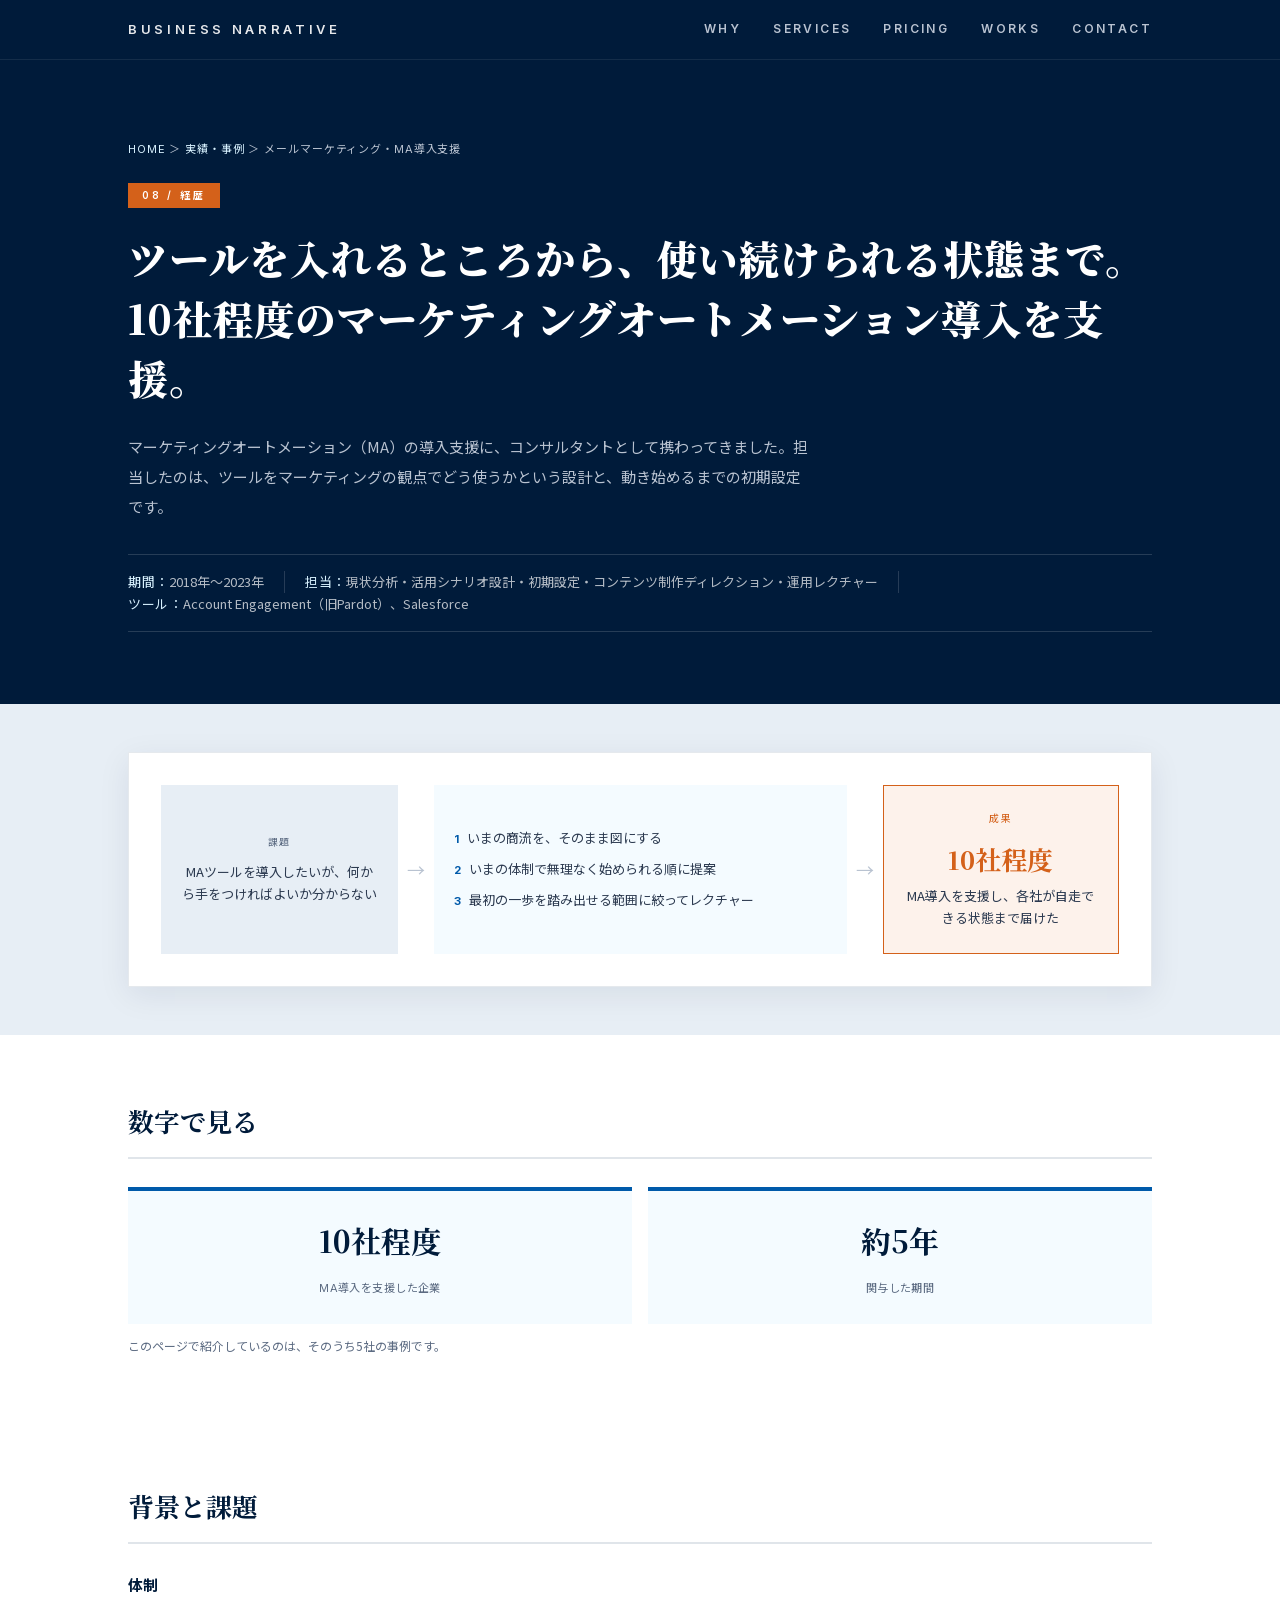
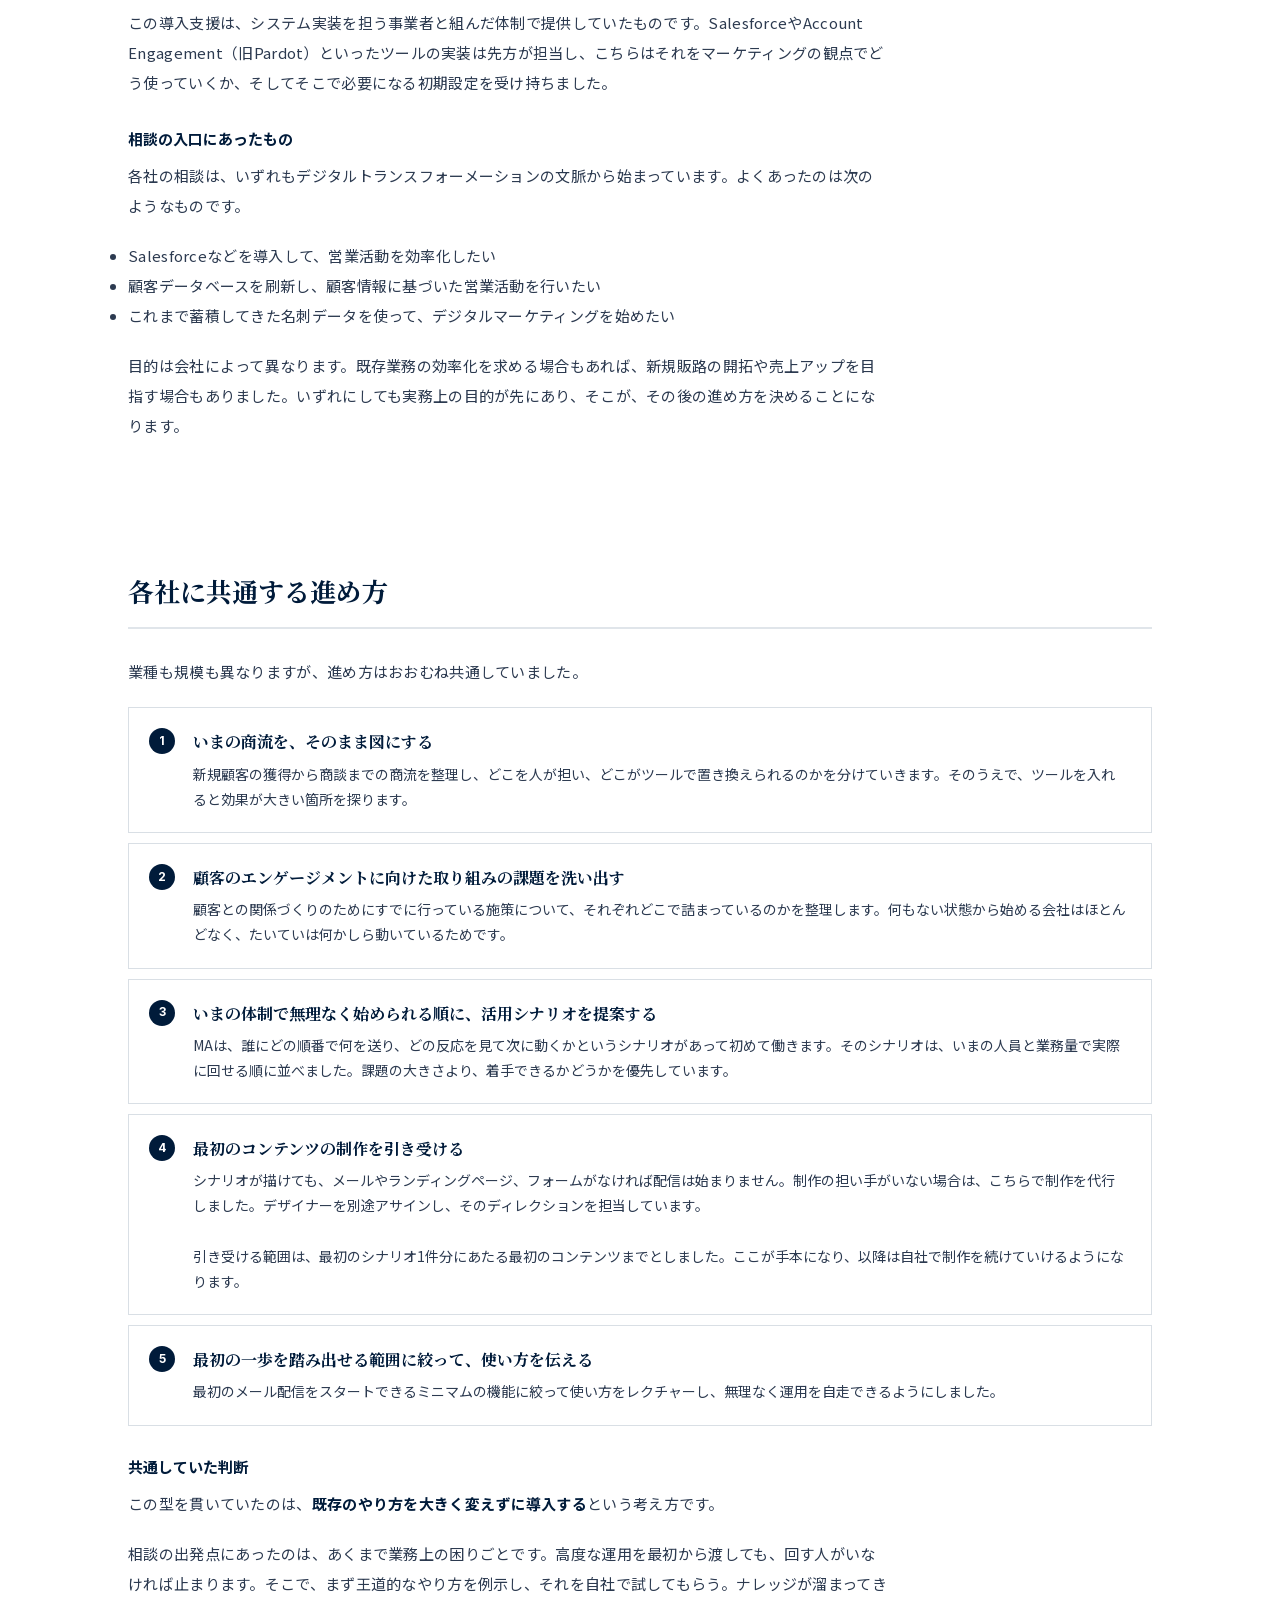
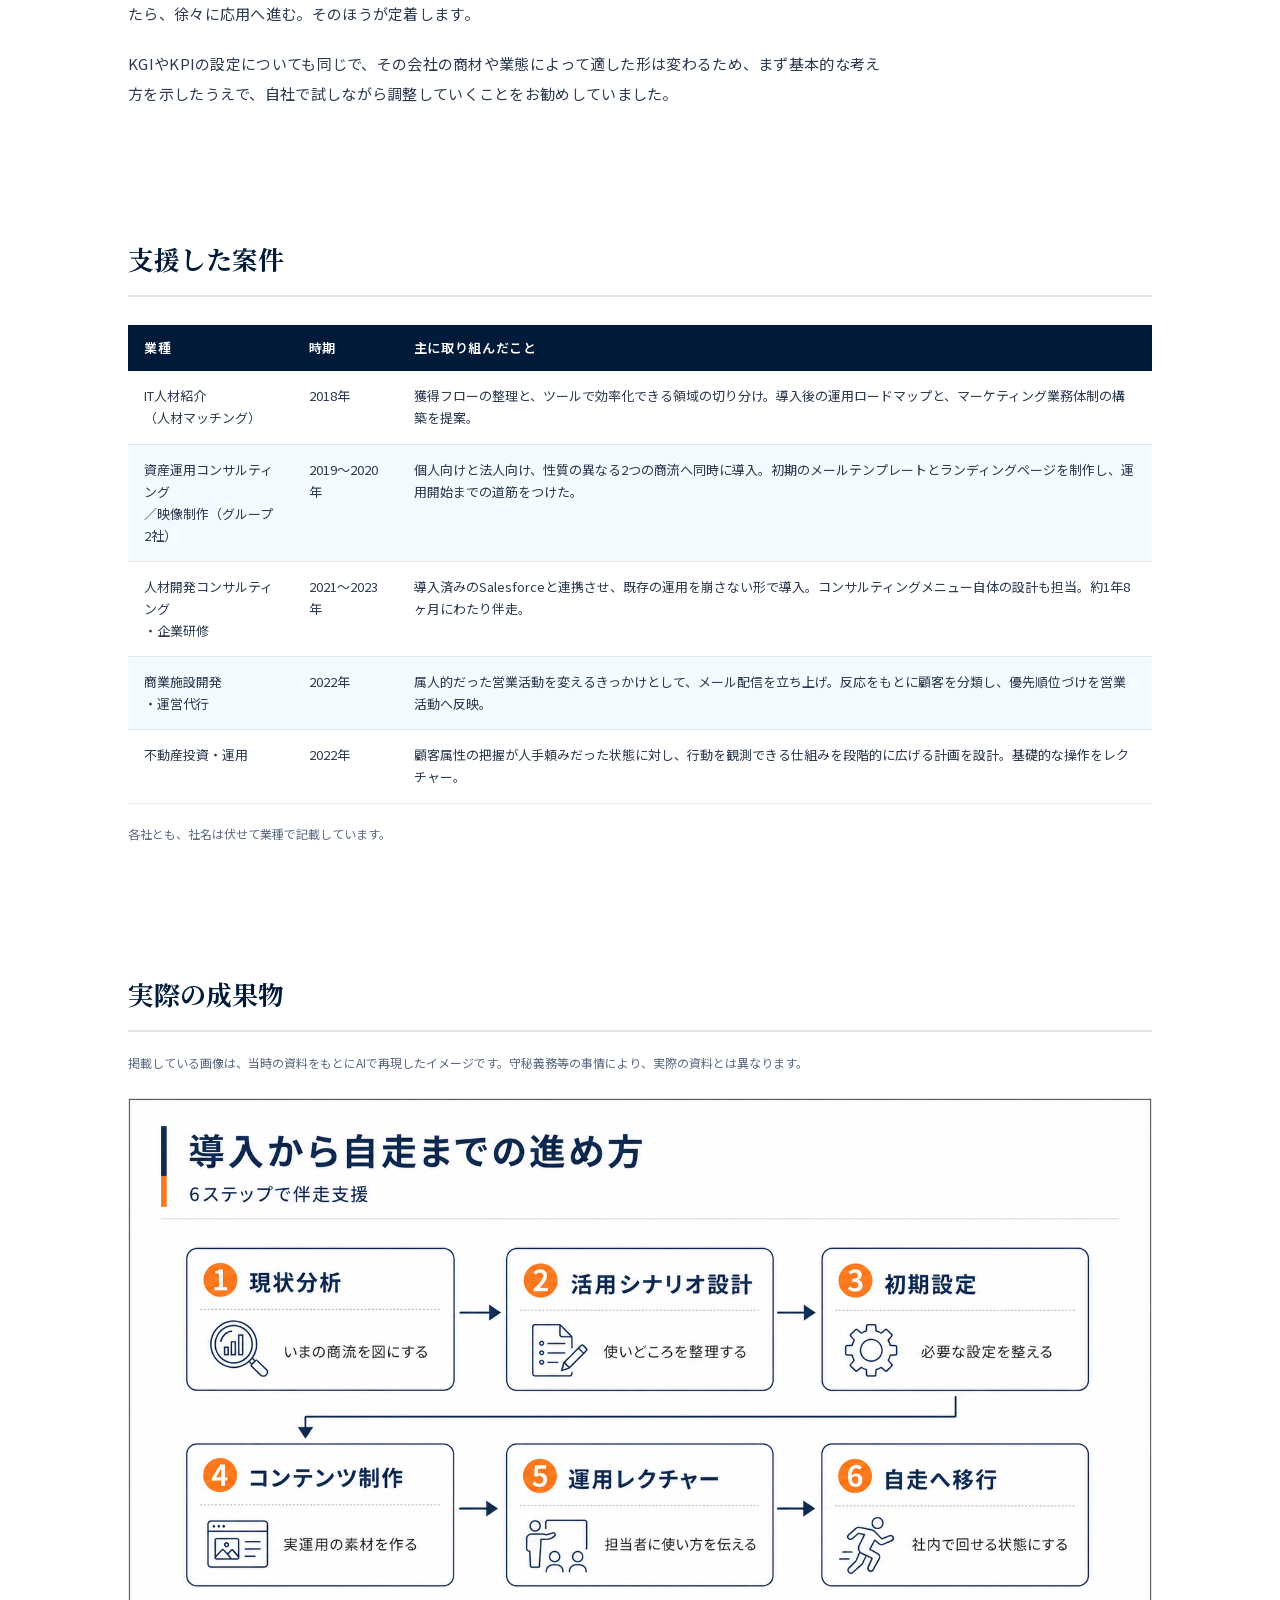
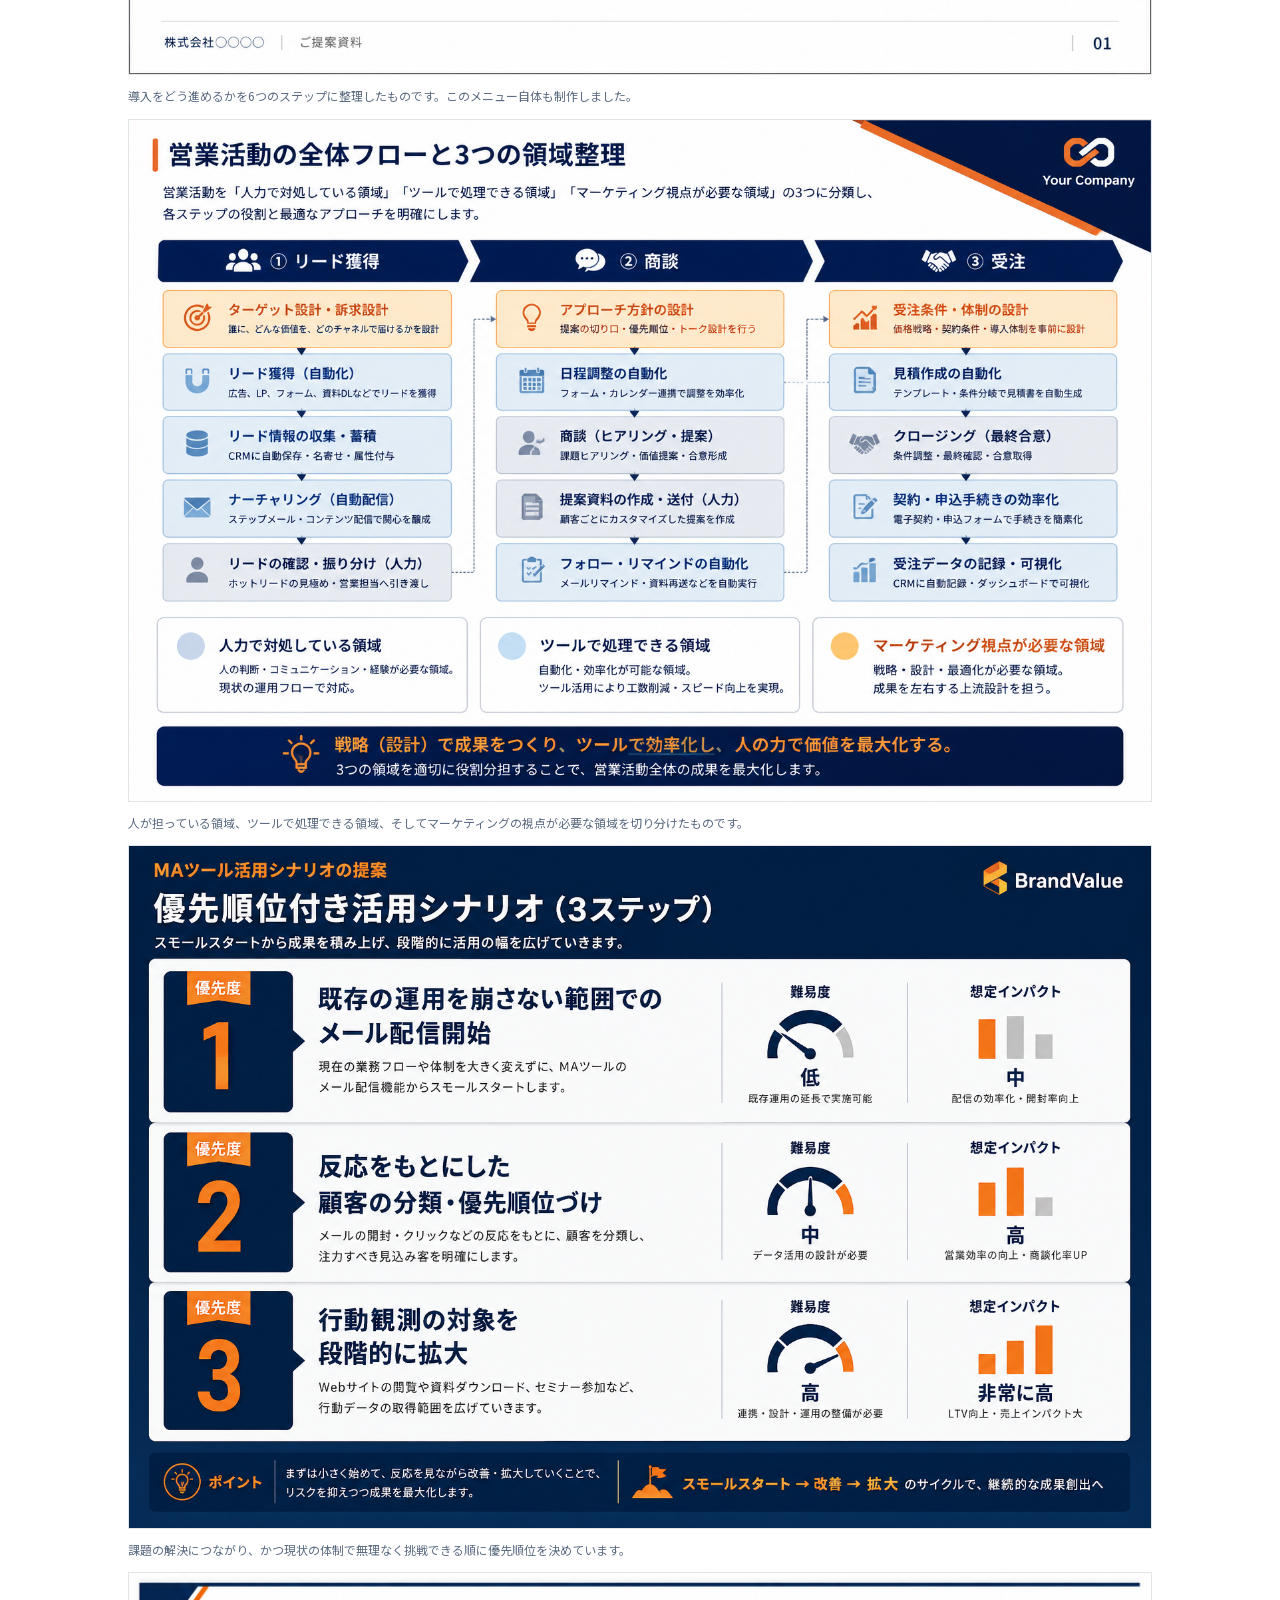
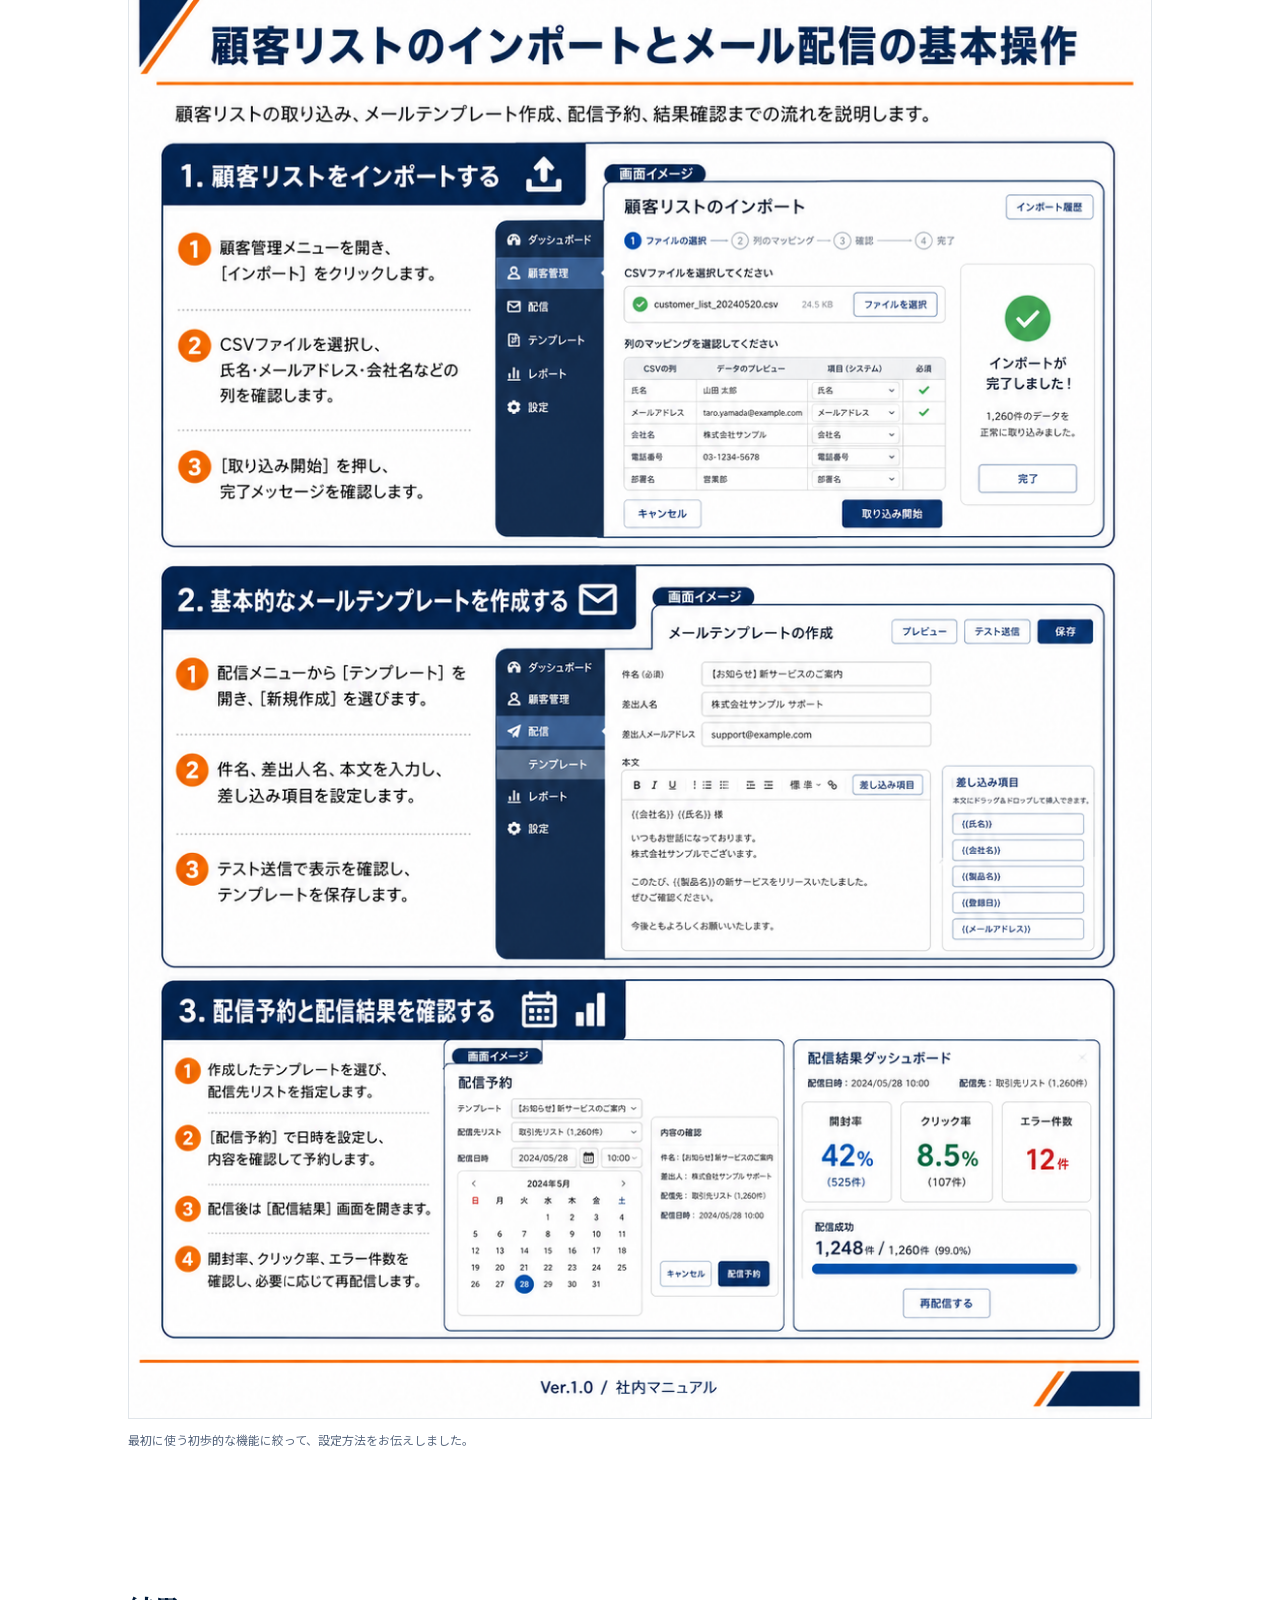
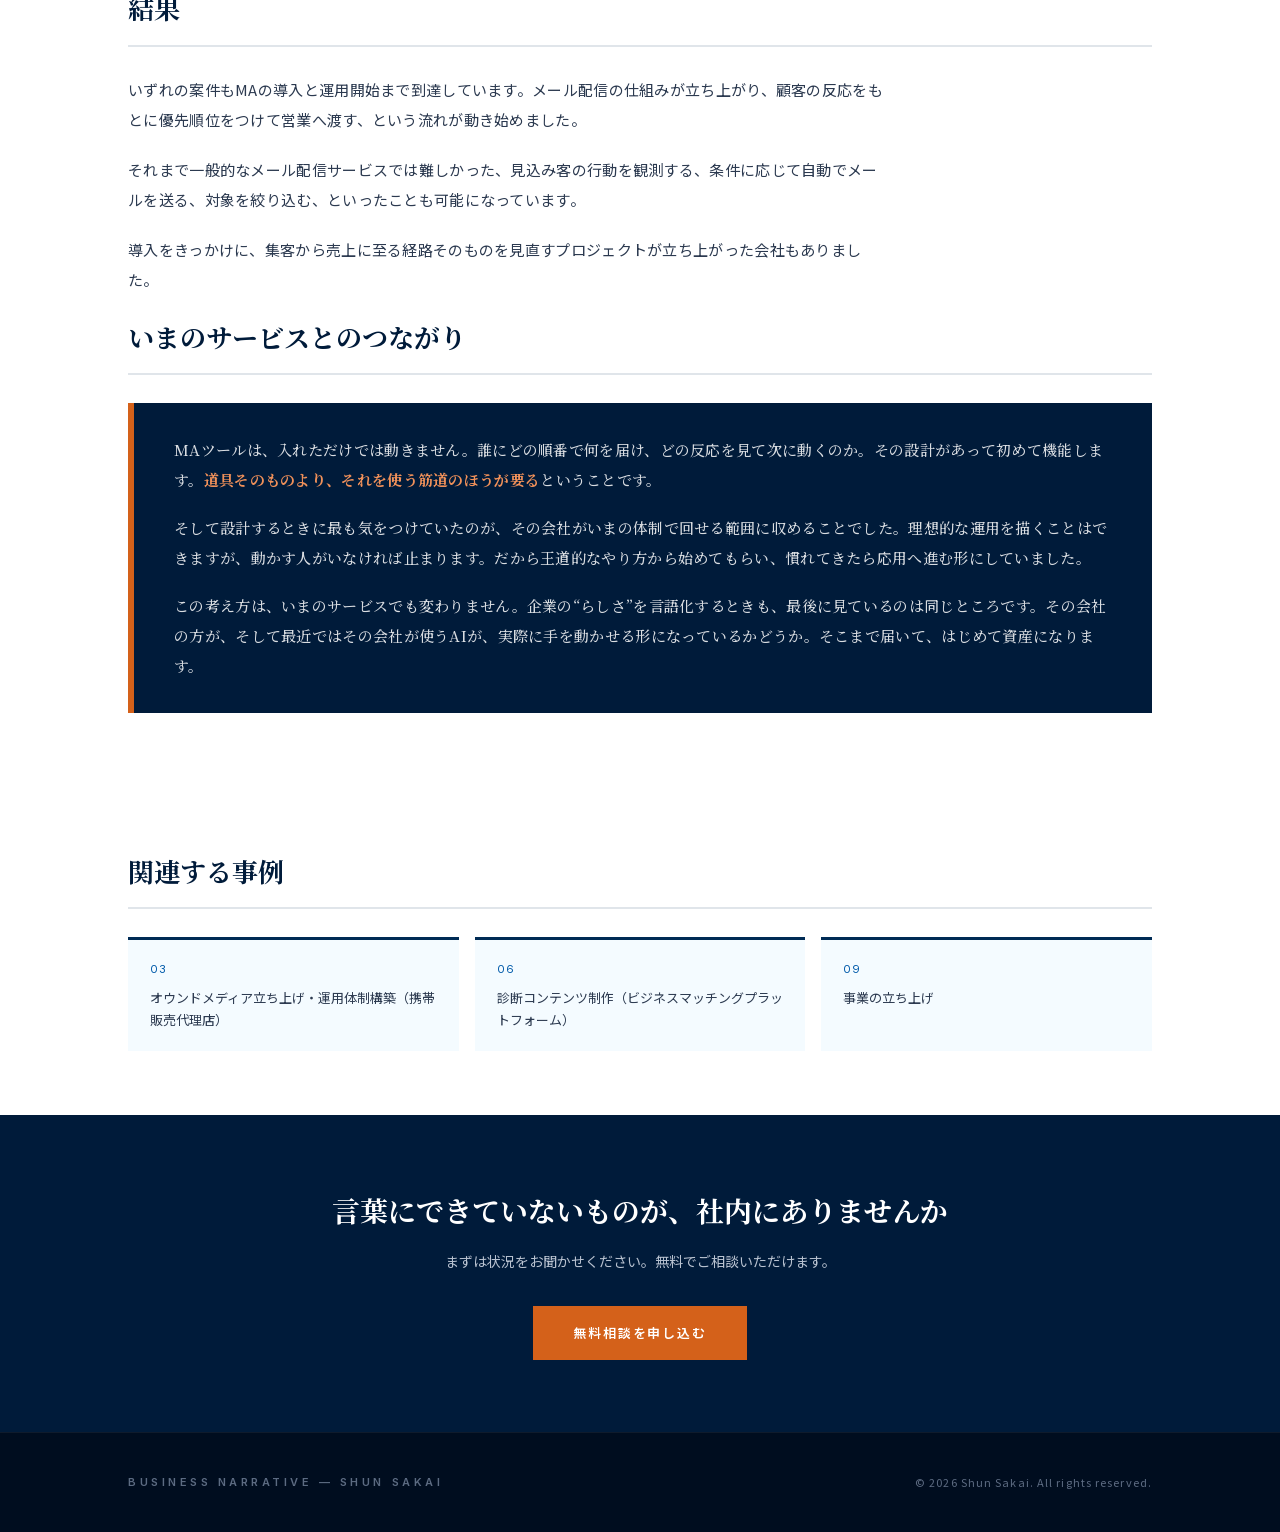
<file: works/ma-support.html>
<!DOCTYPE html><!--rGhWRo7hd8bySPUGqQpJ6--><html lang="ja" class="__variable_1ca127 __variable_236648 __variable_a2b843"><head><meta charSet="utf-8"/><meta name="viewport" content="width=device-width, initial-scale=1"/><link rel="preload" as="image" href="/works/ma-support/a-menu-6steps-new.png"/><link rel="preload" as="image" href="/works/ma-support/b-flow-analysis-new.png"/><link rel="preload" as="image" href="/works/ma-support/c-scenario-new.png"/><link rel="preload" as="image" href="/works/ma-support/d-features-list-new.png"/><link rel="stylesheet" href="/_next/static/css/14ac9a72d7a760b6.css" data-precedence="next"/><link rel="stylesheet" href="/_next/static/css/c4a810ec59f017fe.css" data-precedence="next"/><link rel="stylesheet" href="/_next/static/css/1c3a1a69ad47abbc.css" data-precedence="next"/><link rel="preload" as="script" fetchPriority="low" href="/_next/static/chunks/webpack-617a66320d40cda3.js"/><script src="/_next/static/chunks/4bd1b696-c023c6e3521b1417.js" async=""></script><script src="/_next/static/chunks/255-293e44824f2ec188.js" async=""></script><script src="/_next/static/chunks/main-app-a5774d5d8b8e9427.js" async=""></script><script src="/_next/static/chunks/619-ba102abea3e3d0e4.js" async=""></script><script src="/_next/static/chunks/app/works/ma-support/page-e7754779184bdeb1.js" async=""></script><title>メールマーケティング・MA導入支援｜実績・事例 | Business Narrative</title><meta name="description" content="マーケティングオートメーション（MA）の導入支援に、コンサルタントとして携わってきました。ツールをマーケティングの観点でどう使うかという設計と、動き始めるまでの初期設定を担当しています。"/><meta property="og:title" content="Business Narrative | 企業の“らしさ”を言語化する"/><meta property="og:description" content="企業固有の“らしさ”を言語化し、人にもAIにも渡せる事業資産に整えるビジネスナラティブ構築支援。"/><meta property="og:locale" content="ja_JP"/><meta property="og:type" content="website"/><meta name="twitter:card" content="summary"/><meta name="twitter:title" content="Business Narrative | 企業の“らしさ”を言語化する"/><meta name="twitter:description" content="企業固有の“らしさ”を言語化し、人にもAIにも渡せる事業資産に整えるビジネスナラティブ構築支援。"/><link rel="icon" href="/icon.png"/><link rel="apple-touch-icon" href="/apple-icon.png"/><script src="/_next/static/chunks/polyfills-42372ed130431b0a.js" noModule=""></script></head><body><div hidden=""><!--$--><!--/$--></div><header class="site-header"><div class="header-inner"><a class="site-logo" href="/">BUSINESS<span> </span>NARRATIVE</a><nav class="header-nav"><a href="/#why">WHY</a><a href="/#services">SERVICES</a><a href="/#pricing">PRICING</a><a href="/#works">WORKS</a><a href="/#contact">CONTACT</a></nav></div></header><main><div class="case-hero"><div class="container"><p class="case-crumb"><a href="/">HOME</a> ＞<!-- --> <a href="/#works">実績・事例</a> ＞ <!-- -->メールマーケティング・MA導入支援</p><span class="case-tag">08<!-- --> / <!-- -->経歴</span><h1 class="case-title">ツールを入れるところから、使い続けられる状態まで。<br/>10社程度のマーケティングオートメーション導入を支援。</h1><p class="case-lead">マーケティングオートメーション（MA）の導入支援に、コンサルタントとして携わってきました。担当したのは、ツールをマーケティングの観点でどう使うかという設計と、動き始めるまでの初期設定です。</p><div class="case-meta"><span class="case-meta-item"><span class="case-meta-label">期間<!-- -->：</span>2018年〜2023年</span><span class="case-meta-item"><span class="case-meta-label">担当<!-- -->：</span>現状分析・活用シナリオ設計・初期設定・コンテンツ制作ディレクション・運用レクチャー</span><span class="case-meta-item"><span class="case-meta-label">ツール<!-- -->：</span>Account Engagement（旧Pardot）、Salesforce</span></div></div></div><div class="case-hero-visual"><div class="container"><div class="case-hero-visual-frame"><div class="glance"><div class="glance-block before"><span class="glance-label">課題</span><p class="glance-text">MAツールを導入したいが、何から手をつければよいか分からない</p></div><div class="glance-arrow">→</div><div class="glance-steps"><div class="glance-step"><span class="glance-step-num">1</span><span>いまの商流を、そのまま図にする</span></div><div class="glance-step"><span class="glance-step-num">2</span><span>いまの体制で無理なく始められる順に提案</span></div><div class="glance-step"><span class="glance-step-num">3</span><span>最初の一歩を踏み出せる範囲に絞ってレクチャー</span></div></div><div class="glance-arrow">→</div><div class="glance-block after"><span class="glance-label">成果</span><span class="glance-stat">10社程度</span><p class="glance-text">MA導入を支援し、各社が自走できる状態まで届けた</p></div></div></div></div></div><section class="case-section"><div class="container"><h2 class="case-section-title">数字で見る</h2><div class="case-stats"><div class="case-stat"><span class="case-stat-value">10社程度</span><span class="case-stat-label">MA導入を支援した企業</span></div><div class="case-stat"><span class="case-stat-value">約5年</span><span class="case-stat-label">関与した期間</span></div></div><p class="case-stats-note">このページで紹介しているのは、そのうち5社の事例です。</p></div></section><section class="case-section"><div class="container"><h2 class="case-section-title">背景と課題</h2><h3 class="case-subheading">体制</h3><p class="case-body">この導入支援は、システム実装を担う事業者と組んだ体制で提供していたものです。SalesforceやAccount Engagement（旧Pardot）といったツールの実装は先方が担当し、こちらはそれをマーケティングの観点でどう使っていくか、そしてそこで必要になる初期設定を受け持ちました。</p><h3 class="case-subheading">相談の入口にあったもの</h3><p class="case-body">各社の相談は、いずれもデジタルトランスフォーメーションの文脈から始まっています。よくあったのは次のようなものです。</p><ul class="case-body"><li>Salesforceなどを導入して、営業活動を効率化したい</li><li>顧客データベースを刷新し、顧客情報に基づいた営業活動を行いたい</li><li>これまで蓄積してきた名刺データを使って、デジタルマーケティングを始めたい</li></ul><p class="case-body">目的は会社によって異なります。既存業務の効率化を求める場合もあれば、新規販路の開拓や売上アップを目指す場合もありました。いずれにしても実務上の目的が先にあり、そこが、その後の進め方を決めることになります。</p></div></section><section class="case-section"><div class="container"><h2 class="case-section-title">各社に共通する進め方</h2><p class="case-body">業種も規模も異なりますが、進め方はおおむね共通していました。</p><div class="case-steps"><div class="case-step"><h4>いまの商流を、そのまま図にする</h4><p>新規顧客の獲得から商談までの商流を整理し、どこを人が担い、どこがツールで置き換えられるのかを分けていきます。そのうえで、ツールを入れると効果が大きい箇所を探ります。</p></div><div class="case-step"><h4>顧客のエンゲージメントに向けた取り組みの課題を洗い出す</h4><p>顧客との関係づくりのためにすでに行っている施策について、それぞれどこで詰まっているのかを整理します。何もない状態から始める会社はほとんどなく、たいていは何かしら動いているためです。</p></div><div class="case-step"><h4>いまの体制で無理なく始められる順に、活用シナリオを提案する</h4><p>MAは、誰にどの順番で何を送り、どの反応を見て次に動くかというシナリオがあって初めて働きます。そのシナリオは、いまの人員と業務量で実際に回せる順に並べました。課題の大きさより、着手できるかどうかを優先しています。</p></div><div class="case-step"><h4>最初のコンテンツの制作を引き受ける</h4><p>シナリオが描けても、メールやランディングページ、フォームがなければ配信は始まりません。制作の担い手がいない場合は、こちらで制作を代行しました。デザイナーを別途アサインし、そのディレクションを担当しています。<br/><br/>引き受ける範囲は、最初のシナリオ1件分にあたる最初のコンテンツまでとしました。ここが手本になり、以降は自社で制作を続けていけるようになります。</p></div><div class="case-step"><h4>最初の一歩を踏み出せる範囲に絞って、使い方を伝える</h4><p>最初のメール配信をスタートできるミニマムの機能に絞って使い方をレクチャーし、無理なく運用を自走できるようにしました。</p></div></div><h3 class="case-subheading">共通していた判断</h3><p class="case-body">この型を貫いていたのは、<strong>既存のやり方を大きく変えずに導入する</strong>という考え方です。</p><p class="case-body">相談の出発点にあったのは、あくまで業務上の困りごとです。高度な運用を最初から渡しても、回す人がいなければ止まります。そこで、まず王道的なやり方を例示し、それを自社で試してもらう。ナレッジが溜まってきたら、徐々に応用へ進む。そのほうが定着します。</p><p class="case-body">KGIやKPIの設定についても同じで、その会社の商材や業態によって適した形は変わるため、まず基本的な考え方を示したうえで、自社で試しながら調整していくことをお勧めしていました。</p></div></section><section class="case-section"><div class="container"><h2 class="case-section-title">支援した案件</h2><div class="case-table-wrap"><table class="case-table"><thead><tr><th>業種</th><th>時期</th><th>主に取り組んだこと</th></tr></thead><tbody><tr><td>IT人材紹介<br/>（人材マッチング）</td><td>2018年</td><td>獲得フローの整理と、ツールで効率化できる領域の切り分け。導入後の運用ロードマップと、マーケティング業務体制の構築を提案。</td></tr><tr><td>資産運用コンサルティング<br/>／映像制作（グループ2社）</td><td>2019〜2020年</td><td>個人向けと法人向け、性質の異なる2つの商流へ同時に導入。初期のメールテンプレートとランディングページを制作し、運用開始までの道筋をつけた。</td></tr><tr><td>人材開発コンサルティング<br/>・企業研修</td><td>2021〜2023年</td><td>導入済みのSalesforceと連携させ、既存の運用を崩さない形で導入。コンサルティングメニュー自体の設計も担当。約1年8ヶ月にわたり伴走。</td></tr><tr><td>商業施設開発<br/>・運営代行</td><td>2022年</td><td>属人的だった営業活動を変えるきっかけとして、メール配信を立ち上げ。反応をもとに顧客を分類し、優先順位づけを営業活動へ反映。</td></tr><tr><td>不動産投資・運用</td><td>2022年</td><td>顧客属性の把握が人手頼みだった状態に対し、行動を観測できる仕組みを段階的に広げる計画を設計。基礎的な操作をレクチャー。</td></tr></tbody></table></div><p class="case-stats-note">各社とも、社名は伏せて業種で記載しています。</p></div></section><section class="case-section"><div class="container"><h2 class="case-section-title">実際の成果物</h2><p class="case-figure-note">掲載している画像は、当時の資料をもとにAIで再現したイメージです。守秘義務等の事情により、実際の資料とは異なります。</p><div class="case-figure"><img src="/works/ma-support/a-menu-6steps-new.png" alt="導入コンサルティングのメニュー（全6ステップ）"/><p class="case-caption">導入をどう進めるかを6つのステップに整理したものです。このメニュー自体も制作しました。</p></div><div class="case-figure"><img src="/works/ma-support/b-flow-analysis-new.png" alt="獲得フローの整理"/><p class="case-caption">人が担っている領域、ツールで処理できる領域、そしてマーケティングの視点が必要な領域を切り分けたものです。</p></div><div class="case-figure"><img src="/works/ma-support/c-scenario-new.png" alt="活用シナリオ案"/><p class="case-caption">課題の解決につながり、かつ現状の体制で無理なく挑戦できる順に優先順位を決めています。</p></div><div class="case-figure"><img src="/works/ma-support/d-features-list-new.png" alt="設定方法をレクチャーした機能の一覧"/><p class="case-caption">最初に使う初歩的な機能に絞って、設定方法をお伝えしました。</p></div></div></section><section class="case-section"><div class="container"><h2 class="case-section-title">結果</h2><p class="case-body">いずれの案件もMAの導入と運用開始まで到達しています。メール配信の仕組みが立ち上がり、顧客の反応をもとに優先順位をつけて営業へ渡す、という流れが動き始めました。</p><p class="case-body">それまで一般的なメール配信サービスでは難しかった、見込み客の行動を観測する、条件に応じて自動でメールを送る、対象を絞り込む、といったことも可能になっています。</p><p class="case-body">導入をきっかけに、集客から売上に至る経路そのものを見直すプロジェクトが立ち上がった会社もありました。</p><h2 class="case-section-title">いまのサービスとのつながり</h2><div class="case-bridge"><p>MAツールは、入れただけでは動きません。誰にどの順番で何を届け、どの反応を見て次に動くのか。その設計があって初めて機能します。<strong>道具そのものより、それを使う筋道のほうが要る</strong>ということです。</p><p>そして設計するときに最も気をつけていたのが、その会社がいまの体制で回せる範囲に収めることでした。理想的な運用を描くことはできますが、動かす人がいなければ止まります。だから王道的なやり方から始めてもらい、慣れてきたら応用へ進む形にしていました。</p><p>この考え方は、いまのサービスでも変わりません。企業の“らしさ”を言語化するときも、最後に見ているのは同じところです。その会社の方が、そして最近ではその会社が使うAIが、実際に手を動かせる形になっているかどうか。そこまで届いて、はじめて資産になります。</p></div></div></section><section class="case-section"><div class="container"><h2 class="case-section-title">関連する事例</h2><div class="case-related"><a class="case-related-item" href="/works/mobile-agency"><span class="case-related-num">03</span>オウンドメディア立ち上げ・運用体制構築（携帯販売代理店）</a><a class="case-related-item" href="/works/matching-platform"><span class="case-related-num">06</span>診断コンテンツ制作（ビジネスマッチングプラットフォーム）</a><a class="case-related-item" href="/works/business-launch"><span class="case-related-num">09</span>事業の立ち上げ</a></div></div></section><div class="case-cta"><p class="case-cta-title">言葉にできていないものが、社内にありませんか</p><p class="case-cta-body">まずは状況をお聞かせください。無料でご相談いただけます。</p><a href="/#contact" class="case-cta-btn">無料相談を申し込む</a></div><!--$--><!--/$--></main><footer class="site-footer"><div class="footer-inner"><span class="footer-logo">BUSINESS NARRATIVE — SHUN SAKAI</span><span class="footer-copy">© <!-- -->2026<!-- --> Shun Sakai. All rights reserved.</span></div></footer><script src="/_next/static/chunks/webpack-617a66320d40cda3.js" id="_R_" async=""></script><script>(self.__next_f=self.__next_f||[]).push([0])</script><script>self.__next_f.push([1,"1:\"$Sreact.fragment\"\n2:I[2619,[\"619\",\"static/chunks/619-ba102abea3e3d0e4.js\",\"60\",\"static/chunks/app/works/ma-support/page-e7754779184bdeb1.js\"],\"\"]\n3:I[9766,[],\"\"]\n4:I[8924,[],\"\"]\n10:I[7150,[],\"\"]\n:HL[\"/_next/static/css/14ac9a72d7a760b6.css\",\"style\"]\n:HL[\"/_next/static/css/c4a810ec59f017fe.css\",\"style\"]\n:HL[\"/_next/static/css/1c3a1a69ad47abbc.css\",\"style\"]\n"])</script><script>self.__next_f.push([1,"0:{\"P\":null,\"b\":\"rGhWRo7hd8bySPUGqQpJ6\",\"p\":\"\",\"c\":[\"\",\"works\",\"ma-support\"],\"i\":false,\"f\":[[[\"\",{\"children\":[\"works\",{\"children\":[\"ma-support\",{\"children\":[\"__PAGE__\",{}]}]}]},\"$undefined\",\"$undefined\",true],[\"\",[\"$\",\"$1\",\"c\",{\"children\":[[[\"$\",\"link\",\"0\",{\"rel\":\"stylesheet\",\"href\":\"/_next/static/css/14ac9a72d7a760b6.css\",\"precedence\":\"next\",\"crossOrigin\":\"$undefined\",\"nonce\":\"$undefined\"}],[\"$\",\"link\",\"1\",{\"rel\":\"stylesheet\",\"href\":\"/_next/static/css/c4a810ec59f017fe.css\",\"precedence\":\"next\",\"crossOrigin\":\"$undefined\",\"nonce\":\"$undefined\"}],[\"$\",\"link\",\"2\",{\"rel\":\"stylesheet\",\"href\":\"/_next/static/css/1c3a1a69ad47abbc.css\",\"precedence\":\"next\",\"crossOrigin\":\"$undefined\",\"nonce\":\"$undefined\"}]],[\"$\",\"html\",null,{\"lang\":\"ja\",\"className\":\"__variable_1ca127 __variable_236648 __variable_a2b843\",\"children\":[\"$\",\"body\",null,{\"children\":[[\"$\",\"header\",null,{\"className\":\"site-header\",\"children\":[\"$\",\"div\",null,{\"className\":\"header-inner\",\"children\":[[\"$\",\"$L2\",null,{\"href\":\"/\",\"className\":\"site-logo\",\"children\":[\"BUSINESS\",[\"$\",\"span\",null,{\"children\":\" \"}],\"NARRATIVE\"]}],[\"$\",\"nav\",null,{\"className\":\"header-nav\",\"children\":[[\"$\",\"a\",\"/#why\",{\"href\":\"/#why\",\"children\":\"WHY\"}],[\"$\",\"a\",\"/#services\",{\"href\":\"/#services\",\"children\":\"SERVICES\"}],[\"$\",\"a\",\"/#pricing\",{\"href\":\"/#pricing\",\"children\":\"PRICING\"}],[\"$\",\"a\",\"/#works\",{\"href\":\"/#works\",\"children\":\"WORKS\"}],[\"$\",\"a\",\"/#contact\",{\"href\":\"/#contact\",\"children\":\"CONTACT\"}]]}]]}]}],[\"$\",\"main\",null,{\"children\":[\"$\",\"$L3\",null,{\"parallelRouterKey\":\"children\",\"error\":\"$undefined\",\"errorStyles\":\"$undefined\",\"errorScripts\":\"$undefined\",\"template\":[\"$\",\"$L4\",null,{}],\"templateStyles\":\"$undefined\",\"templateScripts\":\"$undefined\",\"notFound\":[[[\"$\",\"title\",null,{\"children\":\"404: This page could not be found.\"}],[\"$\",\"div\",null,{\"style\":{\"fontFamily\":\"system-ui,\\\"Segoe UI\\\",Roboto,Helvetica,Arial,sans-serif,\\\"Apple Color Emoji\\\",\\\"Segoe UI Emoji\\\"\",\"height\":\"100vh\",\"textAlign\":\"center\",\"display\":\"flex\",\"flexDirection\":\"column\",\"alignItems\":\"center\",\"justifyContent\":\"center\"},\"children\":[\"$\",\"div\",null,{\"children\":[[\"$\",\"style\",null,{\"dangerouslySetInnerHTML\":{\"__html\":\"body{color:#000;background:#fff;margin:0}.next-error-h1{border-right:1px solid rgba(0,0,0,.3)}@media (prefers-color-scheme:dark){body{color:#fff;background:#000}.next-error-h1{border-right:1px solid rgba(255,255,255,.3)}}\"}}],[\"$\",\"h1\",null,{\"className\":\"next-error-h1\",\"style\":{\"display\":\"inline-block\",\"margin\":\"0 20px 0 0\",\"padding\":\"0 23px 0 0\",\"fontSize\":24,\"fontWeight\":500,\"verticalAlign\":\"top\",\"lineHeight\":\"49px\"},\"children\":404}],[\"$\",\"div\",null,{\"style\":{\"display\":\"inline-block\"},\"children\":[\"$\",\"h2\",null,{\"style\":{\"fontSize\":14,\"fontWeight\":400,\"lineHeight\":\"49px\",\"margin\":0},\"children\":\"This page could not be found.\"}]}]]}]}]],[]],\"forbidden\":\"$undefined\",\"unauthorized\":\"$undefined\"}]}],[\"$\",\"footer\",null,{\"className\":\"site-footer\",\"children\":[\"$\",\"div\",null,{\"className\":\"footer-inner\",\"children\":[[\"$\",\"span\",null,{\"className\":\"footer-logo\",\"children\":\"BUSINESS NARRATIVE — SHUN SAKAI\"}],[\"$\",\"span\",null,{\"className\":\"footer-copy\",\"children\":[\"© \",2026,\" Shun Sakai. All rights reserved.\"]}]]}]}]]}]}]]}],{\"children\":[\"works\",[\"$\",\"$1\",\"c\",{\"children\":[null,[\"$\",\"$L3\",null,{\"parallelRouterKey\":\"children\",\"error\":\"$undefined\",\"errorStyles\":\"$undefined\",\"errorScripts\":\"$undefined\",\"template\":[\"$\",\"$L4\",null,{}],\"templateStyles\":\"$undefined\",\"templateScripts\":\"$undefined\",\"notFound\":\"$undefined\",\"forbidden\":\"$undefined\",\"unauthorized\":\"$undefined\"}]]}],{\"children\":[\"ma-support\",[\"$\",\"$1\",\"c\",{\"children\":[null,[\"$\",\"$L3\",null,{\"parallelRouterKey\":\"children\",\"error\":\"$undefined\",\"errorStyles\":\"$undefined\",\"errorScripts\":\"$undefined\",\"template\":[\"$\",\"$L4\",null,{}],\"templateStyles\":\"$undefined\",\"templateScripts\":\"$undefined\",\"notFound\":\"$undefined\",\"forbidden\":\"$undefined\",\"unauthorized\":\"$undefined\"}]]}],{\"children\":[\"__PAGE__\",[\"$\",\"$1\",\"c\",{\"children\":[[[\"$\",\"div\",null,{\"className\":\"case-hero\",\"children\":[\"$\",\"div\",null,{\"className\":\"container\",\"children\":[[\"$\",\"p\",null,{\"className\":\"case-crumb\",\"children\":[[\"$\",\"$L2\",null,{\"href\":\"/\",\"children\":\"HOME\"}],\" ＞\",\" \",[\"$\",\"a\",null,{\"href\":\"/#works\",\"children\":\"実績・事例\"}],\" ＞ \",\"メールマーケティング・MA導入支援\"]}],[\"$\",\"span\",null,{\"className\":\"case-tag\",\"children\":[\"08\",\" / \",\"経歴\"]}],[\"$\",\"h1\",null,{\"className\":\"case-title\",\"children\":[\"ツールを入れるところから、使い続けられる状態まで。\",[\"$\",\"br\",null,{}],\"10社程度のマーケティングオートメーション導入を支援。\"]}],[\"$\",\"p\",null,{\"className\":\"case-lead\",\"children\":\"マーケティングオートメーション（MA）の導入支援に、コンサルタントとして携わってきました。担当したのは、ツールをマーケティングの観点でどう使うかという設計と、動き始めるまでの初期設定です。\"}],[\"$\",\"div\",null,{\"className\":\"case-meta\",\"children\":[[\"$\",\"span\",\"期間\",{\"className\":\"case-meta-item\",\"children\":[[\"$\",\"span\",null,{\"className\":\"case-meta-label\",\"children\":[\"期間\",\"：\"]}],\"2018年〜2023年\"]}],[\"$\",\"span\",\"担当\",{\"className\":\"case-meta-item\",\"children\":[[\"$\",\"span\",null,{\"className\":\"case-meta-label\",\"children\":[\"担当\",\"：\"]}],\"現状分析・活用シナリオ設計・初期設定・コンテンツ制作ディレクション・運用レクチャー\"]}],[\"$\",\"span\",\"ツール\",{\"className\":\"case-meta-item\",\"children\":[[\"$\",\"span\",null,{\"className\":\"case-meta-label\",\"children\":[\"ツール\",\"：\"]}],\"Account Engagement（旧Pardot）、Salesforce\"]}]]}]]}]}],\"$L5\",\"$L6\",\"$L7\",\"$L8\",\"$L9\",\"$La\",\"$Lb\",\"$Lc\",\"$Ld\"],null,\"$Le\"]}],{},null,false]},null,false]},null,false]},null,false],\"$Lf\",false]],\"m\":\"$undefined\",\"G\":[\"$10\",[]],\"s\":false,\"S\":true}\n"])</script><script>self.__next_f.push([1,"11:I[4431,[],\"OutletBoundary\"]\n13:I[5278,[],\"AsyncMetadataOutlet\"]\n15:I[4431,[],\"ViewportBoundary\"]\n17:I[4431,[],\"MetadataBoundary\"]\n18:\"$Sreact.suspense\"\n"])</script><script>self.__next_f.push([1,"5:[\"$\",\"div\",null,{\"className\":\"case-hero-visual\",\"children\":[\"$\",\"div\",null,{\"className\":\"container\",\"children\":[[\"$\",\"div\",null,{\"className\":\"case-hero-visual-frame\",\"children\":[\"$\",\"div\",null,{\"className\":\"glance\",\"children\":[[\"$\",\"div\",null,{\"className\":\"glance-block before\",\"children\":[[\"$\",\"span\",null,{\"className\":\"glance-label\",\"children\":\"課題\"}],[\"$\",\"p\",null,{\"className\":\"glance-text\",\"children\":\"MAツールを導入したいが、何から手をつければよいか分からない\"}]]}],[\"$\",\"div\",null,{\"className\":\"glance-arrow\",\"children\":\"→\"}],[\"$\",\"div\",null,{\"className\":\"glance-steps\",\"children\":[[\"$\",\"div\",\"0\",{\"className\":\"glance-step\",\"children\":[[\"$\",\"span\",null,{\"className\":\"glance-step-num\",\"children\":1}],[\"$\",\"span\",null,{\"children\":\"いまの商流を、そのまま図にする\"}]]}],[\"$\",\"div\",\"1\",{\"className\":\"glance-step\",\"children\":[[\"$\",\"span\",null,{\"className\":\"glance-step-num\",\"children\":2}],[\"$\",\"span\",null,{\"children\":\"いまの体制で無理なく始められる順に提案\"}]]}],[\"$\",\"div\",\"2\",{\"className\":\"glance-step\",\"children\":[[\"$\",\"span\",null,{\"className\":\"glance-step-num\",\"children\":3}],[\"$\",\"span\",null,{\"children\":\"最初の一歩を踏み出せる範囲に絞ってレクチャー\"}]]}]]}],[\"$\",\"div\",null,{\"className\":\"glance-arrow\",\"children\":\"→\"}],[\"$\",\"div\",null,{\"className\":\"glance-block after\",\"children\":[[\"$\",\"span\",null,{\"className\":\"glance-label\",\"children\":\"成果\"}],[\"$\",\"span\",null,{\"className\":\"glance-stat\",\"children\":\"10社程度\"}],[\"$\",\"p\",null,{\"className\":\"glance-text\",\"children\":\"MA導入を支援し、各社が自走できる状態まで届けた\"}]]}]]}]}],\"$undefined\"]}]}]\n"])</script><script>self.__next_f.push([1,"6:[\"$\",\"section\",null,{\"className\":\"case-section\",\"children\":[\"$\",\"div\",null,{\"className\":\"container\",\"children\":[[\"$\",\"h2\",null,{\"className\":\"case-section-title\",\"children\":\"数字で見る\"}],[\"$undefined\",[\"$\",\"div\",null,{\"className\":\"case-stats\",\"children\":[[\"$\",\"div\",\"MA導入を支援した企業\",{\"className\":\"case-stat\",\"children\":[[\"$\",\"span\",null,{\"className\":\"case-stat-value\",\"children\":\"10社程度\"}],[\"$\",\"span\",null,{\"className\":\"case-stat-label\",\"children\":\"MA導入を支援した企業\"}]]}],[\"$\",\"div\",\"関与した期間\",{\"className\":\"case-stat\",\"children\":[[\"$\",\"span\",null,{\"className\":\"case-stat-value\",\"children\":\"約5年\"}],[\"$\",\"span\",null,{\"className\":\"case-stat-label\",\"children\":\"関与した期間\"}]]}]]}],[\"$\",\"p\",null,{\"className\":\"case-stats-note\",\"children\":\"このページで紹介しているのは、そのうち5社の事例です。\"}]]]}]}]\n"])</script><script>self.__next_f.push([1,"7:[\"$\",\"section\",null,{\"className\":\"case-section\",\"children\":[\"$\",\"div\",null,{\"className\":\"container\",\"children\":[[\"$\",\"h2\",null,{\"className\":\"case-section-title\",\"children\":\"背景と課題\"}],[\"$\",\"h3\",null,{\"className\":\"case-subheading\",\"children\":\"体制\"}],[\"$\",\"p\",null,{\"className\":\"case-body\",\"children\":\"この導入支援は、システム実装を担う事業者と組んだ体制で提供していたものです。SalesforceやAccount Engagement（旧Pardot）といったツールの実装は先方が担当し、こちらはそれをマーケティングの観点でどう使っていくか、そしてそこで必要になる初期設定を受け持ちました。\"}],[\"$\",\"h3\",null,{\"className\":\"case-subheading\",\"children\":\"相談の入口にあったもの\"}],[\"$\",\"p\",null,{\"className\":\"case-body\",\"children\":\"各社の相談は、いずれもデジタルトランスフォーメーションの文脈から始まっています。よくあったのは次のようなものです。\"}],[\"$\",\"ul\",null,{\"className\":\"case-body\",\"children\":[[\"$\",\"li\",null,{\"children\":\"Salesforceなどを導入して、営業活動を効率化したい\"}],[\"$\",\"li\",null,{\"children\":\"顧客データベースを刷新し、顧客情報に基づいた営業活動を行いたい\"}],[\"$\",\"li\",null,{\"children\":\"これまで蓄積してきた名刺データを使って、デジタルマーケティングを始めたい\"}]]}],[\"$\",\"p\",null,{\"className\":\"case-body\",\"children\":\"目的は会社によって異なります。既存業務の効率化を求める場合もあれば、新規販路の開拓や売上アップを目指す場合もありました。いずれにしても実務上の目的が先にあり、そこが、その後の進め方を決めることになります。\"}]]}]}]\n"])</script><script>self.__next_f.push([1,"8:[\"$\",\"section\",null,{\"className\":\"case-section\",\"children\":[\"$\",\"div\",null,{\"className\":\"container\",\"children\":[[\"$\",\"h2\",null,{\"className\":\"case-section-title\",\"children\":\"各社に共通する進め方\"}],[\"$\",\"p\",null,{\"className\":\"case-body\",\"children\":\"業種も規模も異なりますが、進め方はおおむね共通していました。\"}],[\"$\",\"div\",null,{\"className\":\"case-steps\",\"children\":[[\"$\",\"div\",\"いまの商流を、そのまま図にする\",{\"className\":\"case-step\",\"children\":[[\"$\",\"h4\",null,{\"children\":\"いまの商流を、そのまま図にする\"}],[\"$\",\"p\",null,{\"children\":\"新規顧客の獲得から商談までの商流を整理し、どこを人が担い、どこがツールで置き換えられるのかを分けていきます。そのうえで、ツールを入れると効果が大きい箇所を探ります。\"}]]}],[\"$\",\"div\",\"顧客のエンゲージメントに向けた取り組みの課題を洗い出す\",{\"className\":\"case-step\",\"children\":[[\"$\",\"h4\",null,{\"children\":\"顧客のエンゲージメントに向けた取り組みの課題を洗い出す\"}],[\"$\",\"p\",null,{\"children\":\"顧客との関係づくりのためにすでに行っている施策について、それぞれどこで詰まっているのかを整理します。何もない状態から始める会社はほとんどなく、たいていは何かしら動いているためです。\"}]]}],[\"$\",\"div\",\"いまの体制で無理なく始められる順に、活用シナリオを提案する\",{\"className\":\"case-step\",\"children\":[[\"$\",\"h4\",null,{\"children\":\"いまの体制で無理なく始められる順に、活用シナリオを提案する\"}],[\"$\",\"p\",null,{\"children\":\"MAは、誰にどの順番で何を送り、どの反応を見て次に動くかというシナリオがあって初めて働きます。そのシナリオは、いまの人員と業務量で実際に回せる順に並べました。課題の大きさより、着手できるかどうかを優先しています。\"}]]}],[\"$\",\"div\",\"最初のコンテンツの制作を引き受ける\",{\"className\":\"case-step\",\"children\":[[\"$\",\"h4\",null,{\"children\":\"最初のコンテンツの制作を引き受ける\"}],[\"$\",\"p\",null,{\"children\":[\"シナリオが描けても、メールやランディングページ、フォームがなければ配信は始まりません。制作の担い手がいない場合は、こちらで制作を代行しました。デザイナーを別途アサインし、そのディレクションを担当しています。\",[\"$\",\"br\",null,{}],[\"$\",\"br\",null,{}],\"引き受ける範囲は、最初のシナリオ1件分にあたる最初のコンテンツまでとしました。ここが手本になり、以降は自社で制作を続けていけるようになります。\"]}]]}],[\"$\",\"div\",\"最初の一歩を踏み出せる範囲に絞って、使い方を伝える\",{\"className\":\"case-step\",\"children\":[[\"$\",\"h4\",null,{\"children\":\"最初の一歩を踏み出せる範囲に絞って、使い方を伝える\"}],[\"$\",\"p\",null,{\"children\":\"最初のメール配信をスタートできるミニマムの機能に絞って使い方をレクチャーし、無理なく運用を自走できるようにしました。\"}]]}]]}],[\"$\",\"h3\",null,{\"className\":\"case-subheading\",\"children\":\"共通していた判断\"}],[\"$\",\"p\",null,{\"className\":\"case-body\",\"children\":[\"この型を貫いていたのは、\",[\"$\",\"strong\",null,{\"children\":\"既存のやり方を大きく変えずに導入する\"}],\"という考え方です。\"]}],[\"$\",\"p\",null,{\"className\":\"case-body\",\"children\":\"相談の出発点にあったのは、あくまで業務上の困りごとです。高度な運用を最初から渡しても、回す人がいなければ止まります。そこで、まず王道的なやり方を例示し、それを自社で試してもらう。ナレッジが溜まってきたら、徐々に応用へ進む。そのほうが定着します。\"}],[\"$\",\"p\",null,{\"className\":\"case-body\",\"children\":\"KGIやKPIの設定についても同じで、その会社の商材や業態によって適した形は変わるため、まず基本的な考え方を示したうえで、自社で試しながら調整していくことをお勧めしていました。\"}]]}]}]\n"])</script><script>self.__next_f.push([1,"9:[\"$\",\"section\",null,{\"className\":\"case-section\",\"children\":[\"$\",\"div\",null,{\"className\":\"container\",\"children\":[[\"$\",\"h2\",null,{\"className\":\"case-section-title\",\"children\":\"支援した案件\"}],[\"$\",\"div\",null,{\"className\":\"case-table-wrap\",\"children\":[\"$\",\"table\",null,{\"className\":\"case-table\",\"children\":[[\"$\",\"thead\",null,{\"children\":[\"$\",\"tr\",null,{\"children\":[[\"$\",\"th\",null,{\"children\":\"業種\"}],[\"$\",\"th\",null,{\"children\":\"時期\"}],[\"$\",\"th\",null,{\"children\":\"主に取り組んだこと\"}]]}]}],[\"$\",\"tbody\",null,{\"children\":[[\"$\",\"tr\",\"0\",{\"children\":[[\"$\",\"td\",null,{\"children\":[\"IT人材紹介\",[\"$\",\"br\",null,{}],\"（人材マッチング）\"]}],[\"$\",\"td\",null,{\"children\":\"2018年\"}],[\"$\",\"td\",null,{\"children\":\"獲得フローの整理と、ツールで効率化できる領域の切り分け。導入後の運用ロードマップと、マーケティング業務体制の構築を提案。\"}]]}],[\"$\",\"tr\",\"1\",{\"children\":[[\"$\",\"td\",null,{\"children\":[\"資産運用コンサルティング\",[\"$\",\"br\",null,{}],\"／映像制作（グループ2社）\"]}],[\"$\",\"td\",null,{\"children\":\"2019〜2020年\"}],[\"$\",\"td\",null,{\"children\":\"個人向けと法人向け、性質の異なる2つの商流へ同時に導入。初期のメールテンプレートとランディングページを制作し、運用開始までの道筋をつけた。\"}]]}],[\"$\",\"tr\",\"2\",{\"children\":[[\"$\",\"td\",null,{\"children\":[\"人材開発コンサルティング\",[\"$\",\"br\",null,{}],\"・企業研修\"]}],[\"$\",\"td\",null,{\"children\":\"2021〜2023年\"}],[\"$\",\"td\",null,{\"children\":\"導入済みのSalesforceと連携させ、既存の運用を崩さない形で導入。コンサルティングメニュー自体の設計も担当。約1年8ヶ月にわたり伴走。\"}]]}],[\"$\",\"tr\",\"3\",{\"children\":[[\"$\",\"td\",null,{\"children\":[\"商業施設開発\",[\"$\",\"br\",null,{}],\"・運営代行\"]}],[\"$\",\"td\",null,{\"children\":\"2022年\"}],[\"$\",\"td\",null,{\"children\":\"属人的だった営業活動を変えるきっかけとして、メール配信を立ち上げ。反応をもとに顧客を分類し、優先順位づけを営業活動へ反映。\"}]]}],[\"$\",\"tr\",\"4\",{\"children\":[[\"$\",\"td\",null,{\"children\":\"不動産投資・運用\"}],[\"$\",\"td\",null,{\"children\":\"2022年\"}],[\"$\",\"td\",null,{\"children\":\"顧客属性の把握が人手頼みだった状態に対し、行動を観測できる仕組みを段階的に広げる計画を設計。基礎的な操作をレクチャー。\"}]]}]]}]]}]}],[\"$\",\"p\",null,{\"className\":\"case-stats-note\",\"children\":\"各社とも、社名は伏せて業種で記載しています。\"}]]}]}]\n"])</script><script>self.__next_f.push([1,"a:[\"$\",\"section\",null,{\"className\":\"case-section\",\"children\":[\"$\",\"div\",null,{\"className\":\"container\",\"children\":[[\"$\",\"h2\",null,{\"className\":\"case-section-title\",\"children\":\"実際の成果物\"}],[\"$\",\"p\",null,{\"className\":\"case-figure-note\",\"children\":\"掲載している画像は、当時の資料をもとにAIで再現したイメージです。守秘義務等の事情により、実際の資料とは異なります。\"}],[\"$\",\"div\",null,{\"className\":\"case-figure\",\"children\":[[\"$\",\"img\",null,{\"src\":\"/works/ma-support/a-menu-6steps-new.png\",\"alt\":\"導入コンサルティングのメニュー（全6ステップ）\"}],[\"$\",\"p\",null,{\"className\":\"case-caption\",\"children\":\"導入をどう進めるかを6つのステップに整理したものです。このメニュー自体も制作しました。\"}]]}],[\"$\",\"div\",null,{\"className\":\"case-figure\",\"children\":[[\"$\",\"img\",null,{\"src\":\"/works/ma-support/b-flow-analysis-new.png\",\"alt\":\"獲得フローの整理\"}],[\"$\",\"p\",null,{\"className\":\"case-caption\",\"children\":\"人が担っている領域、ツールで処理できる領域、そしてマーケティングの視点が必要な領域を切り分けたものです。\"}]]}],[\"$\",\"div\",null,{\"className\":\"case-figure\",\"children\":[[\"$\",\"img\",null,{\"src\":\"/works/ma-support/c-scenario-new.png\",\"alt\":\"活用シナリオ案\"}],[\"$\",\"p\",null,{\"className\":\"case-caption\",\"children\":\"課題の解決につながり、かつ現状の体制で無理なく挑戦できる順に優先順位を決めています。\"}]]}],[\"$\",\"div\",null,{\"className\":\"case-figure\",\"children\":[[\"$\",\"img\",null,{\"src\":\"/works/ma-support/d-features-list-new.png\",\"alt\":\"設定方法をレクチャーした機能の一覧\"}],[\"$\",\"p\",null,{\"className\":\"case-caption\",\"children\":\"最初に使う初歩的な機能に絞って、設定方法をお伝えしました。\"}]]}]]}]}]\n"])</script><script>self.__next_f.push([1,"b:[\"$\",\"section\",null,{\"className\":\"case-section\",\"children\":[\"$\",\"div\",null,{\"className\":\"container\",\"children\":[[\"$\",\"h2\",null,{\"className\":\"case-section-title\",\"children\":\"結果\"}],[\"$\",\"p\",null,{\"className\":\"case-body\",\"children\":\"いずれの案件もMAの導入と運用開始まで到達しています。メール配信の仕組みが立ち上がり、顧客の反応をもとに優先順位をつけて営業へ渡す、という流れが動き始めました。\"}],[\"$\",\"p\",null,{\"className\":\"case-body\",\"children\":\"それまで一般的なメール配信サービスでは難しかった、見込み客の行動を観測する、条件に応じて自動でメールを送る、対象を絞り込む、といったことも可能になっています。\"}],[\"$\",\"p\",null,{\"className\":\"case-body\",\"children\":\"導入をきっかけに、集客から売上に至る経路そのものを見直すプロジェクトが立ち上がった会社もありました。\"}],[[\"$\",\"h2\",null,{\"className\":\"case-section-title\",\"children\":\"いまのサービスとのつながり\"}],[\"$\",\"div\",null,{\"className\":\"case-bridge\",\"children\":[[\"$\",\"p\",null,{\"children\":[\"MAツールは、入れただけでは動きません。誰にどの順番で何を届け、どの反応を見て次に動くのか。その設計があって初めて機能します。\",[\"$\",\"strong\",null,{\"children\":\"道具そのものより、それを使う筋道のほうが要る\"}],\"ということです。\"]}],[\"$\",\"p\",null,{\"children\":\"そして設計するときに最も気をつけていたのが、その会社がいまの体制で回せる範囲に収めることでした。理想的な運用を描くことはできますが、動かす人がいなければ止まります。だから王道的なやり方から始めてもらい、慣れてきたら応用へ進む形にしていました。\"}],[\"$\",\"p\",null,{\"children\":\"この考え方は、いまのサービスでも変わりません。企業の“らしさ”を言語化するときも、最後に見ているのは同じところです。その会社の方が、そして最近ではその会社が使うAIが、実際に手を動かせる形になっているかどうか。そこまで届いて、はじめて資産になります。\"}]]}]]]}]}]\n"])</script><script>self.__next_f.push([1,"c:[\"$\",\"section\",null,{\"className\":\"case-section\",\"children\":[\"$\",\"div\",null,{\"className\":\"container\",\"children\":[[\"$\",\"h2\",null,{\"className\":\"case-section-title\",\"children\":\"関連する事例\"}],[\"$\",\"div\",null,{\"className\":\"case-related\",\"children\":[[\"$\",\"$L2\",\"mobile-agency\",{\"href\":\"/works/mobile-agency\",\"className\":\"case-related-item\",\"children\":[[\"$\",\"span\",null,{\"className\":\"case-related-num\",\"children\":\"03\"}],\"オウンドメディア立ち上げ・運用体制構築（携帯販売代理店）\"]}],[\"$\",\"$L2\",\"matching-platform\",{\"href\":\"/works/matching-platform\",\"className\":\"case-related-item\",\"children\":[[\"$\",\"span\",null,{\"className\":\"case-related-num\",\"children\":\"06\"}],\"診断コンテンツ制作（ビジネスマッチングプラットフォーム）\"]}],[\"$\",\"$L2\",\"business-launch\",{\"href\":\"/works/business-launch\",\"className\":\"case-related-item\",\"children\":[[\"$\",\"span\",null,{\"className\":\"case-related-num\",\"children\":\"09\"}],\"事業の立ち上げ\"]}]]}]]}]}]\n"])</script><script>self.__next_f.push([1,"d:[\"$\",\"div\",null,{\"className\":\"case-cta\",\"children\":[[\"$\",\"p\",null,{\"className\":\"case-cta-title\",\"children\":\"言葉にできていないものが、社内にありませんか\"}],[\"$\",\"p\",null,{\"className\":\"case-cta-body\",\"children\":\"まずは状況をお聞かせください。無料でご相談いただけます。\"}],[\"$\",\"a\",null,{\"href\":\"/#contact\",\"className\":\"case-cta-btn\",\"children\":\"無料相談を申し込む\"}]]}]\ne:[\"$\",\"$L11\",null,{\"children\":[\"$L12\",[\"$\",\"$L13\",null,{\"promise\":\"$@14\"}]]}]\nf:[\"$\",\"$1\",\"h\",{\"children\":[null,[[\"$\",\"$L15\",null,{\"children\":\"$L16\"}],null],[\"$\",\"$L17\",null,{\"children\":[\"$\",\"div\",null,{\"hidden\":true,\"children\":[\"$\",\"$18\",null,{\"fallback\":null,\"children\":\"$L19\"}]}]}]]}]\n"])</script><script>self.__next_f.push([1,"16:[[\"$\",\"meta\",\"0\",{\"charSet\":\"utf-8\"}],[\"$\",\"meta\",\"1\",{\"name\":\"viewport\",\"content\":\"width=device-width, initial-scale=1\"}]]\n12:null\n"])</script><script>self.__next_f.push([1,"1a:I[622,[],\"IconMark\"]\n"])</script><script>self.__next_f.push([1,"14:{\"metadata\":[[\"$\",\"title\",\"0\",{\"children\":\"メールマーケティング・MA導入支援｜実績・事例 | Business Narrative\"}],[\"$\",\"meta\",\"1\",{\"name\":\"description\",\"content\":\"マーケティングオートメーション（MA）の導入支援に、コンサルタントとして携わってきました。ツールをマーケティングの観点でどう使うかという設計と、動き始めるまでの初期設定を担当しています。\"}],[\"$\",\"meta\",\"2\",{\"property\":\"og:title\",\"content\":\"Business Narrative | 企業の“らしさ”を言語化する\"}],[\"$\",\"meta\",\"3\",{\"property\":\"og:description\",\"content\":\"企業固有の“らしさ”を言語化し、人にもAIにも渡せる事業資産に整えるビジネスナラティブ構築支援。\"}],[\"$\",\"meta\",\"4\",{\"property\":\"og:locale\",\"content\":\"ja_JP\"}],[\"$\",\"meta\",\"5\",{\"property\":\"og:type\",\"content\":\"website\"}],[\"$\",\"meta\",\"6\",{\"name\":\"twitter:card\",\"content\":\"summary\"}],[\"$\",\"meta\",\"7\",{\"name\":\"twitter:title\",\"content\":\"Business Narrative | 企業の“らしさ”を言語化する\"}],[\"$\",\"meta\",\"8\",{\"name\":\"twitter:description\",\"content\":\"企業固有の“らしさ”を言語化し、人にもAIにも渡せる事業資産に整えるビジネスナラティブ構築支援。\"}],[\"$\",\"link\",\"9\",{\"rel\":\"icon\",\"href\":\"/icon.png\"}],[\"$\",\"link\",\"10\",{\"rel\":\"apple-touch-icon\",\"href\":\"/apple-icon.png\"}],[\"$\",\"$L1a\",\"11\",{}]],\"error\":null,\"digest\":\"$undefined\"}\n"])</script><script>self.__next_f.push([1,"19:\"$14:metadata\"\n"])</script></body></html>
</file>
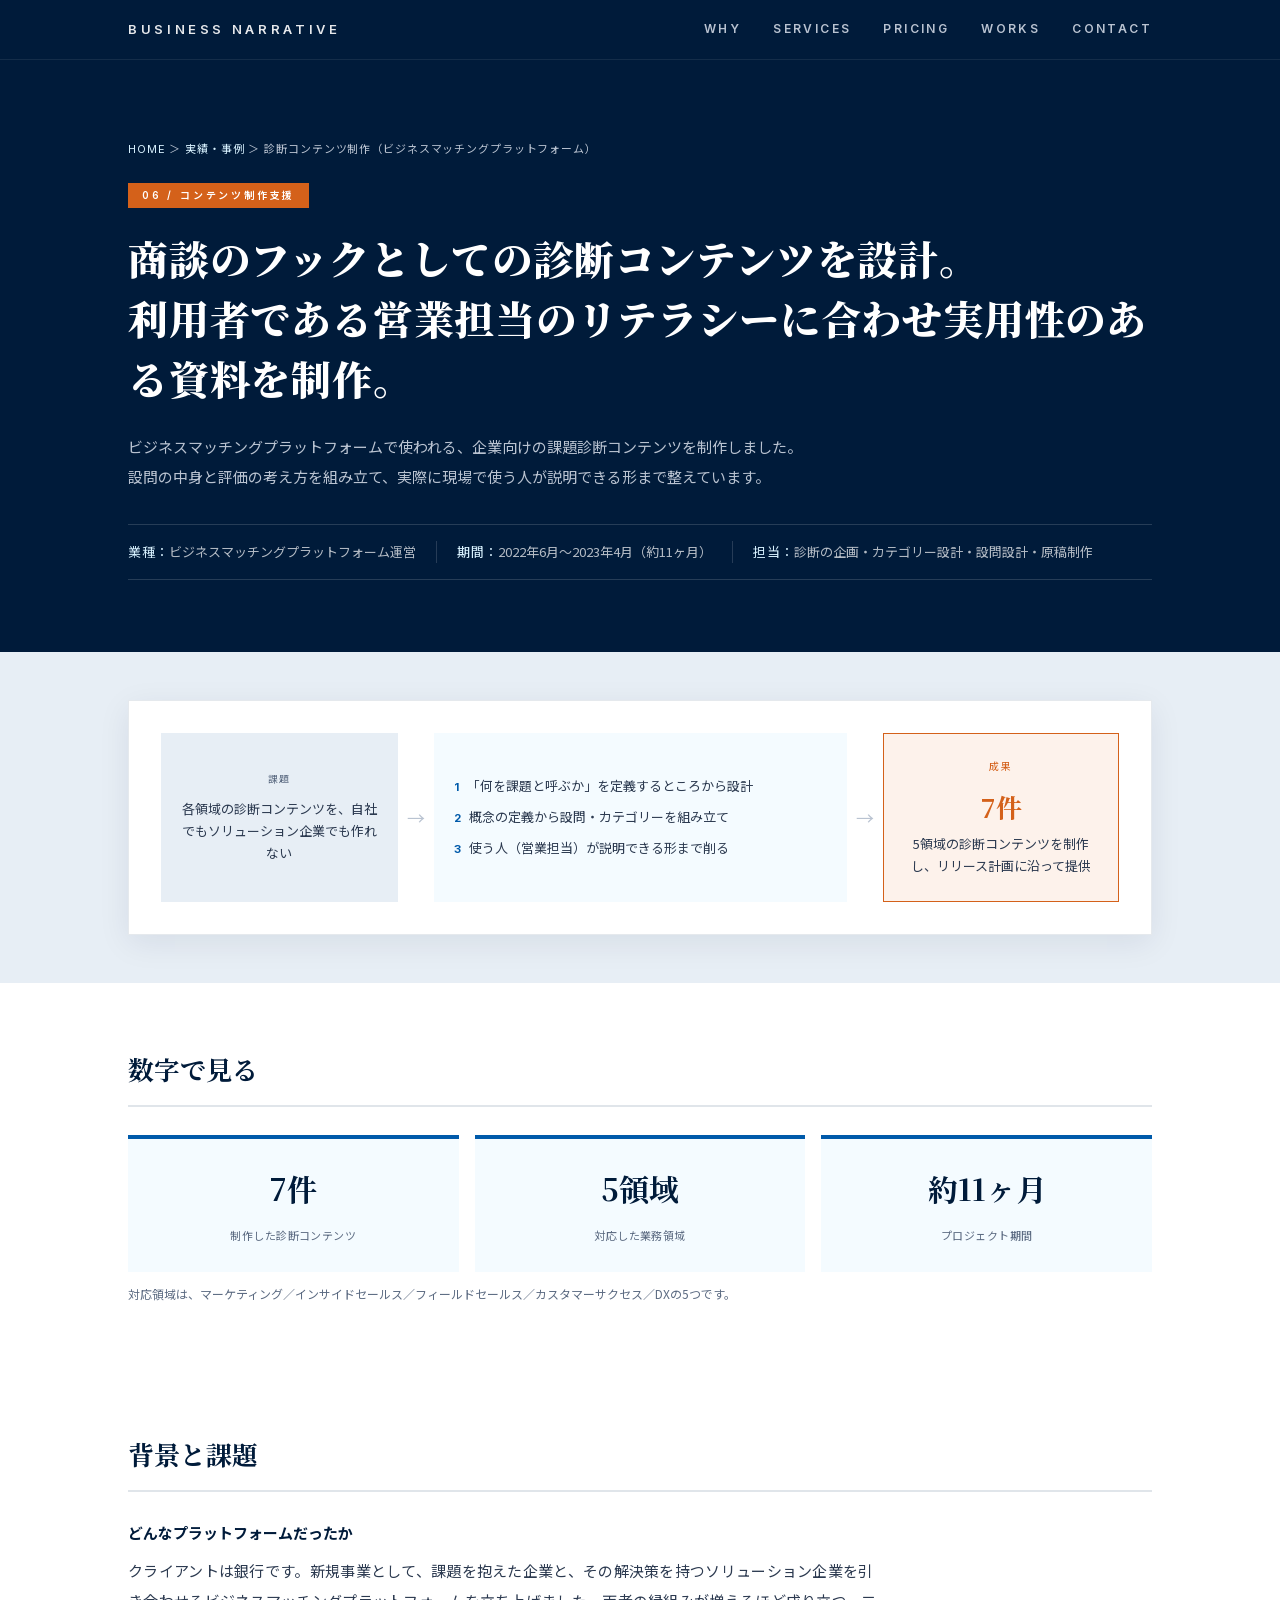
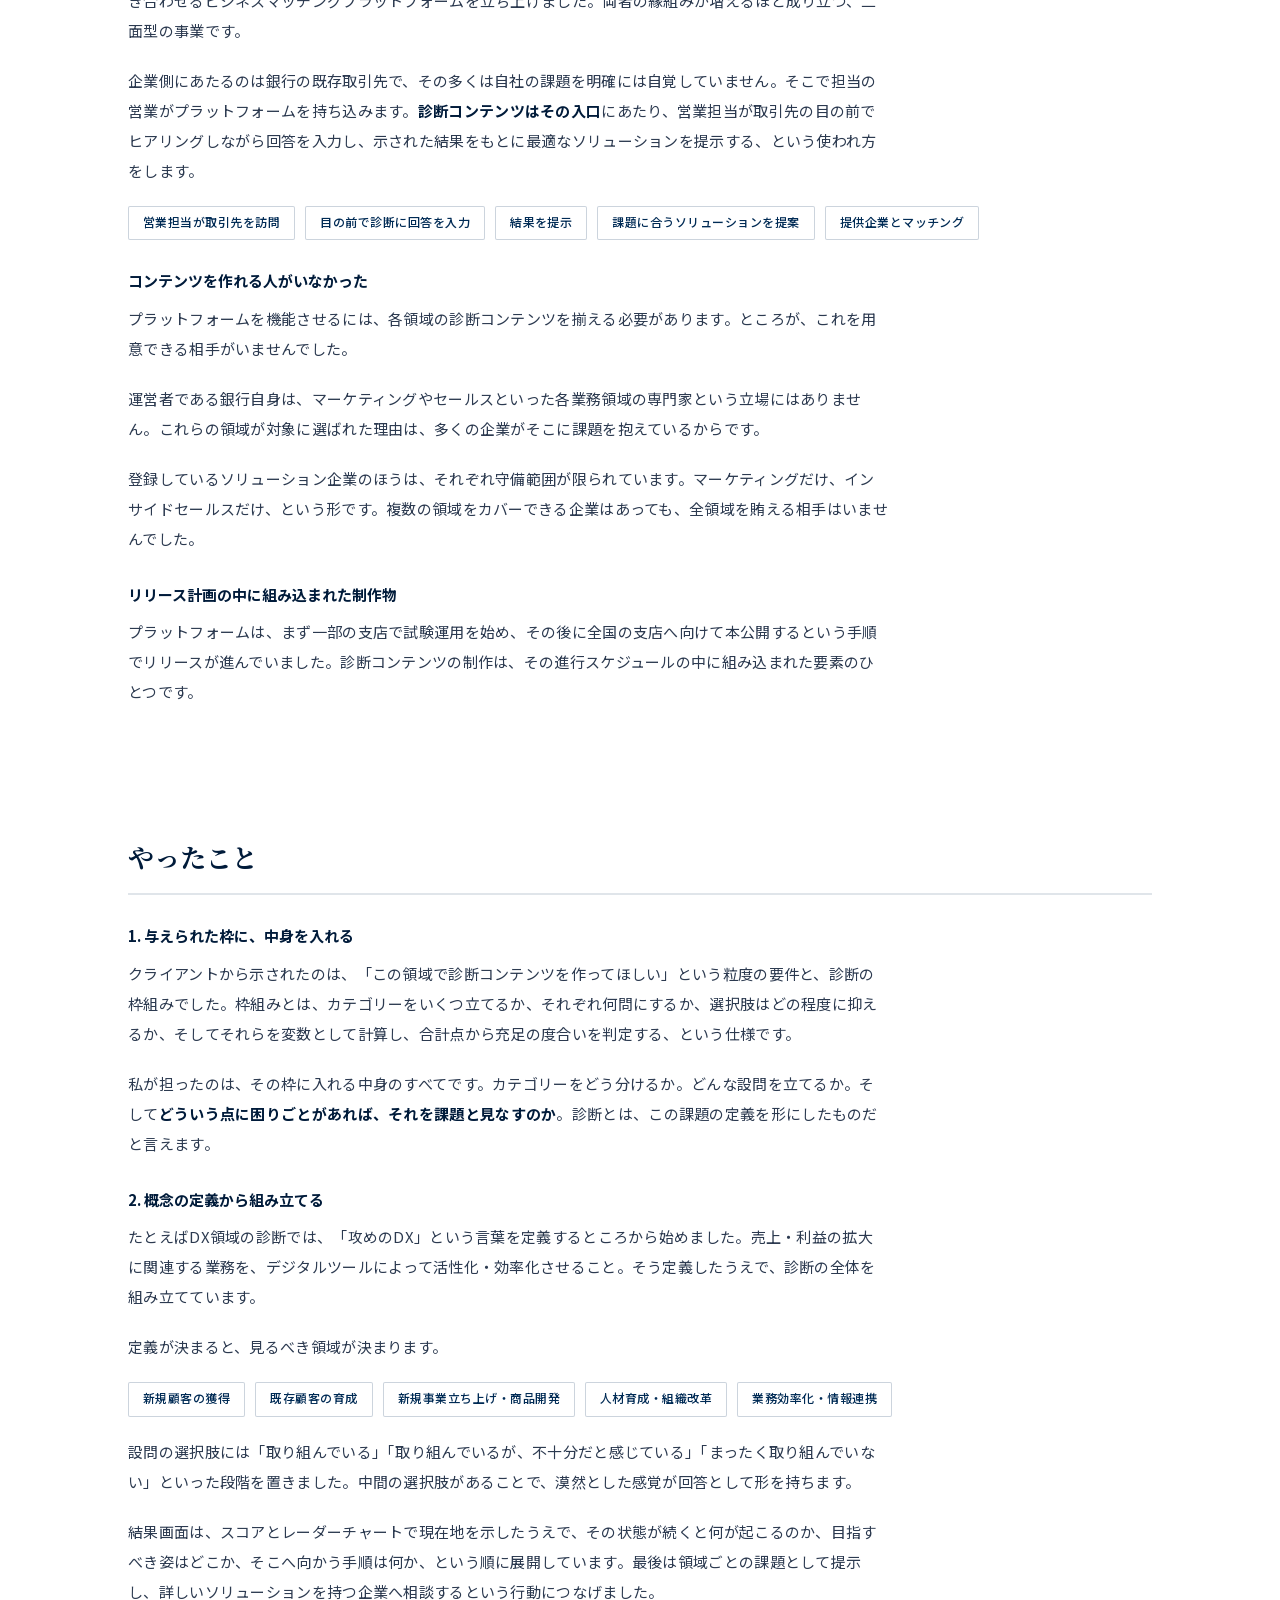
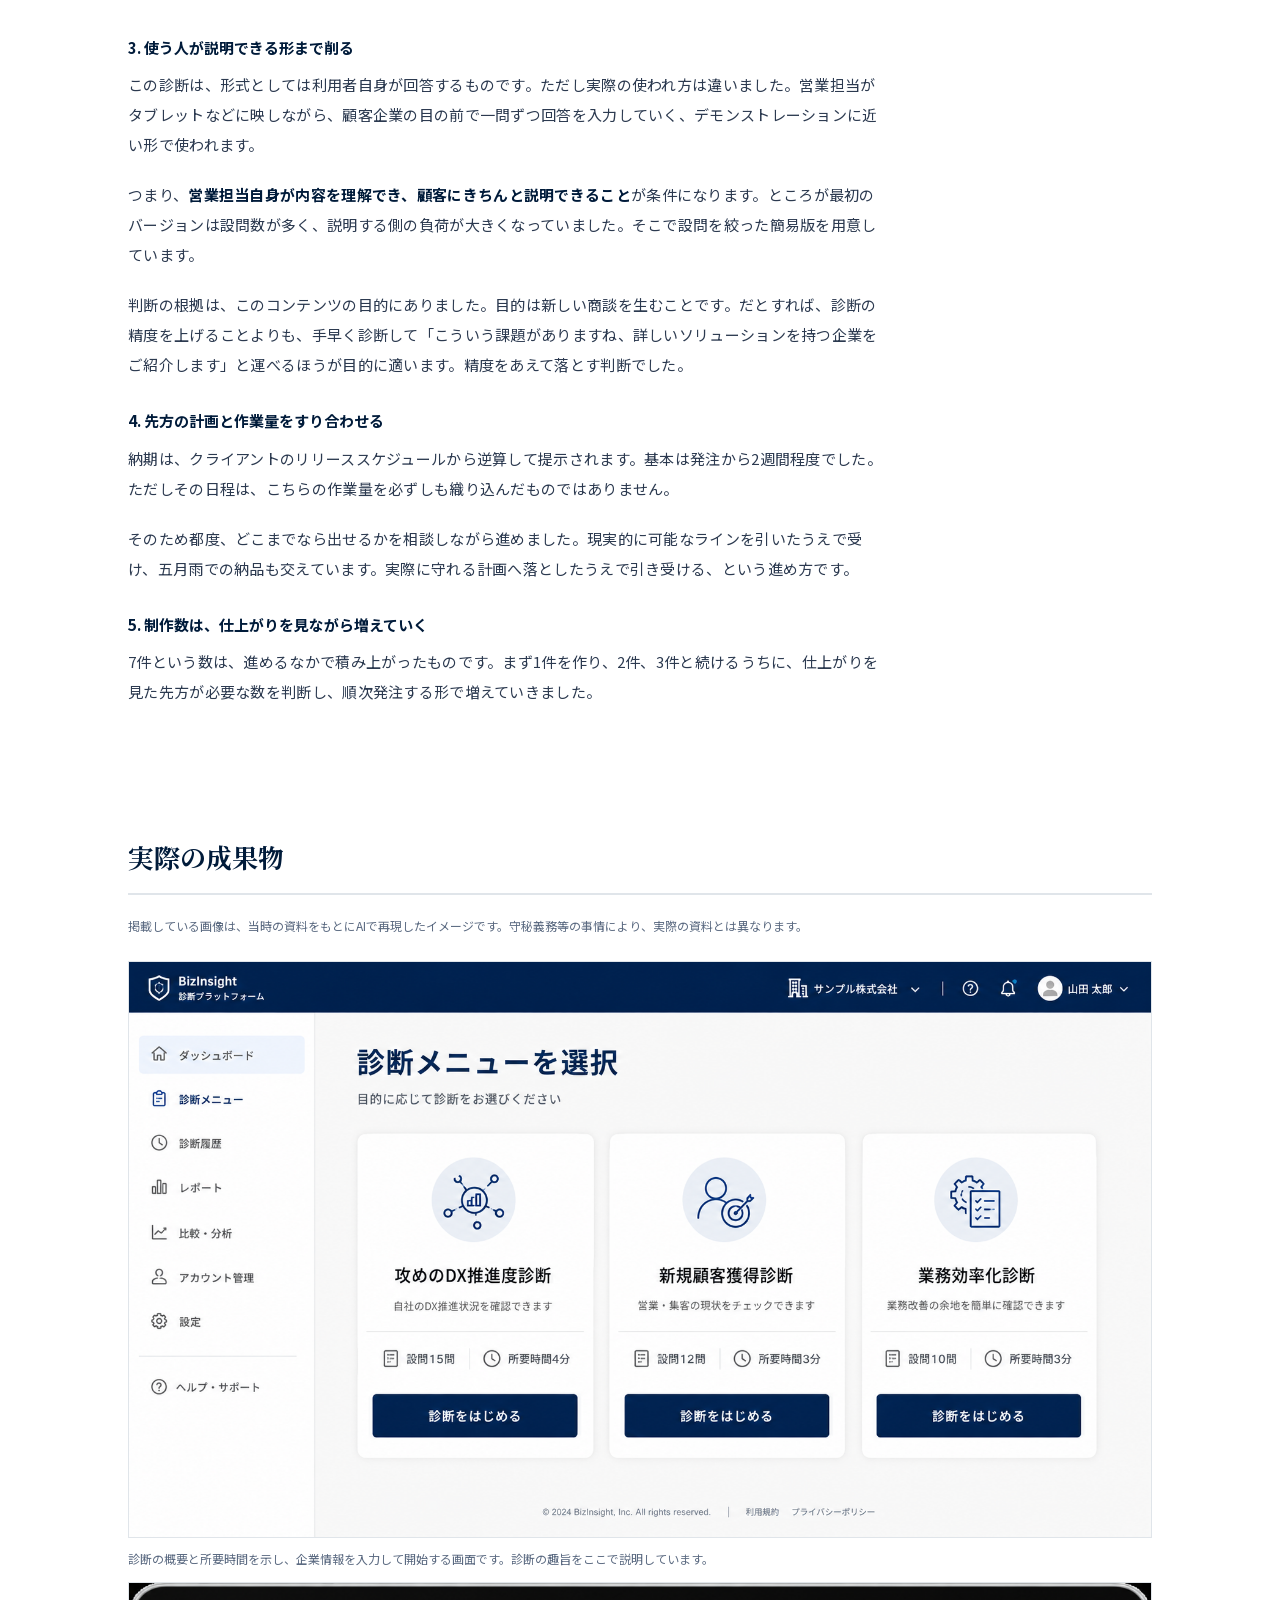
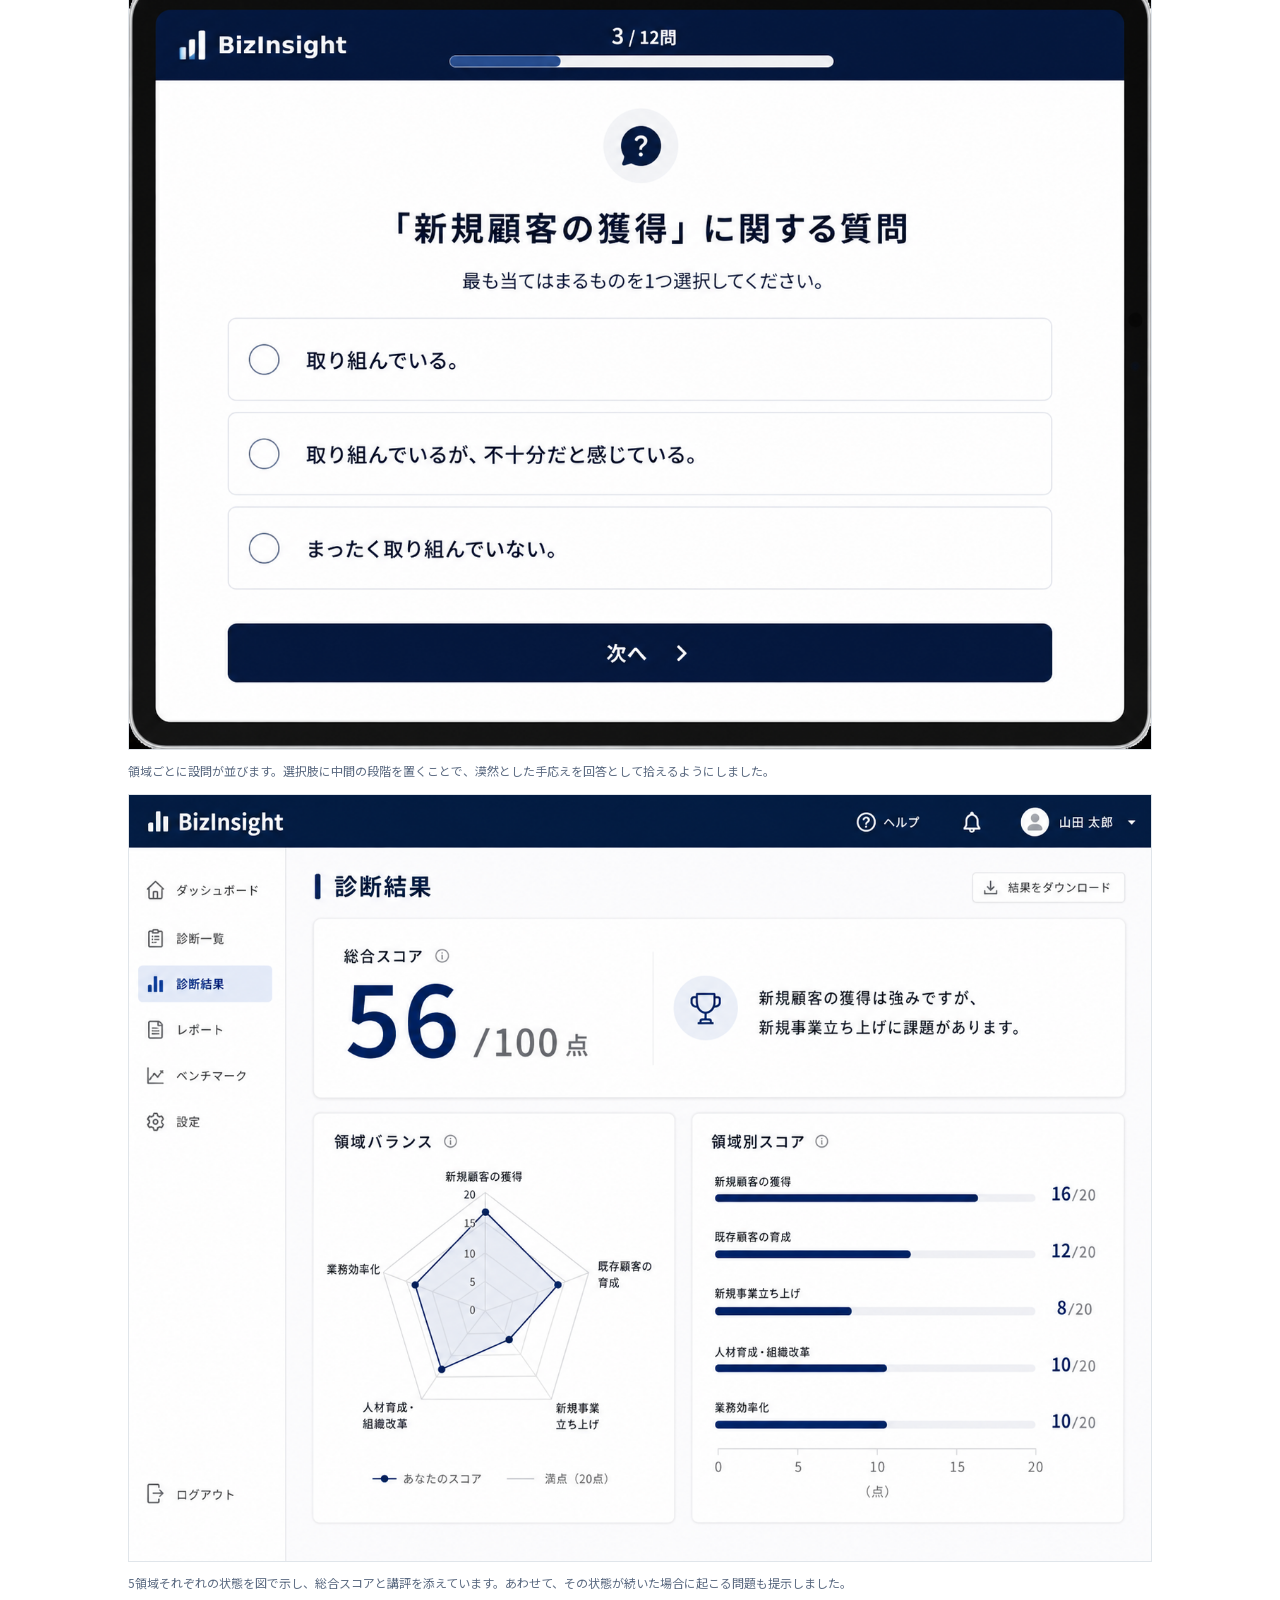
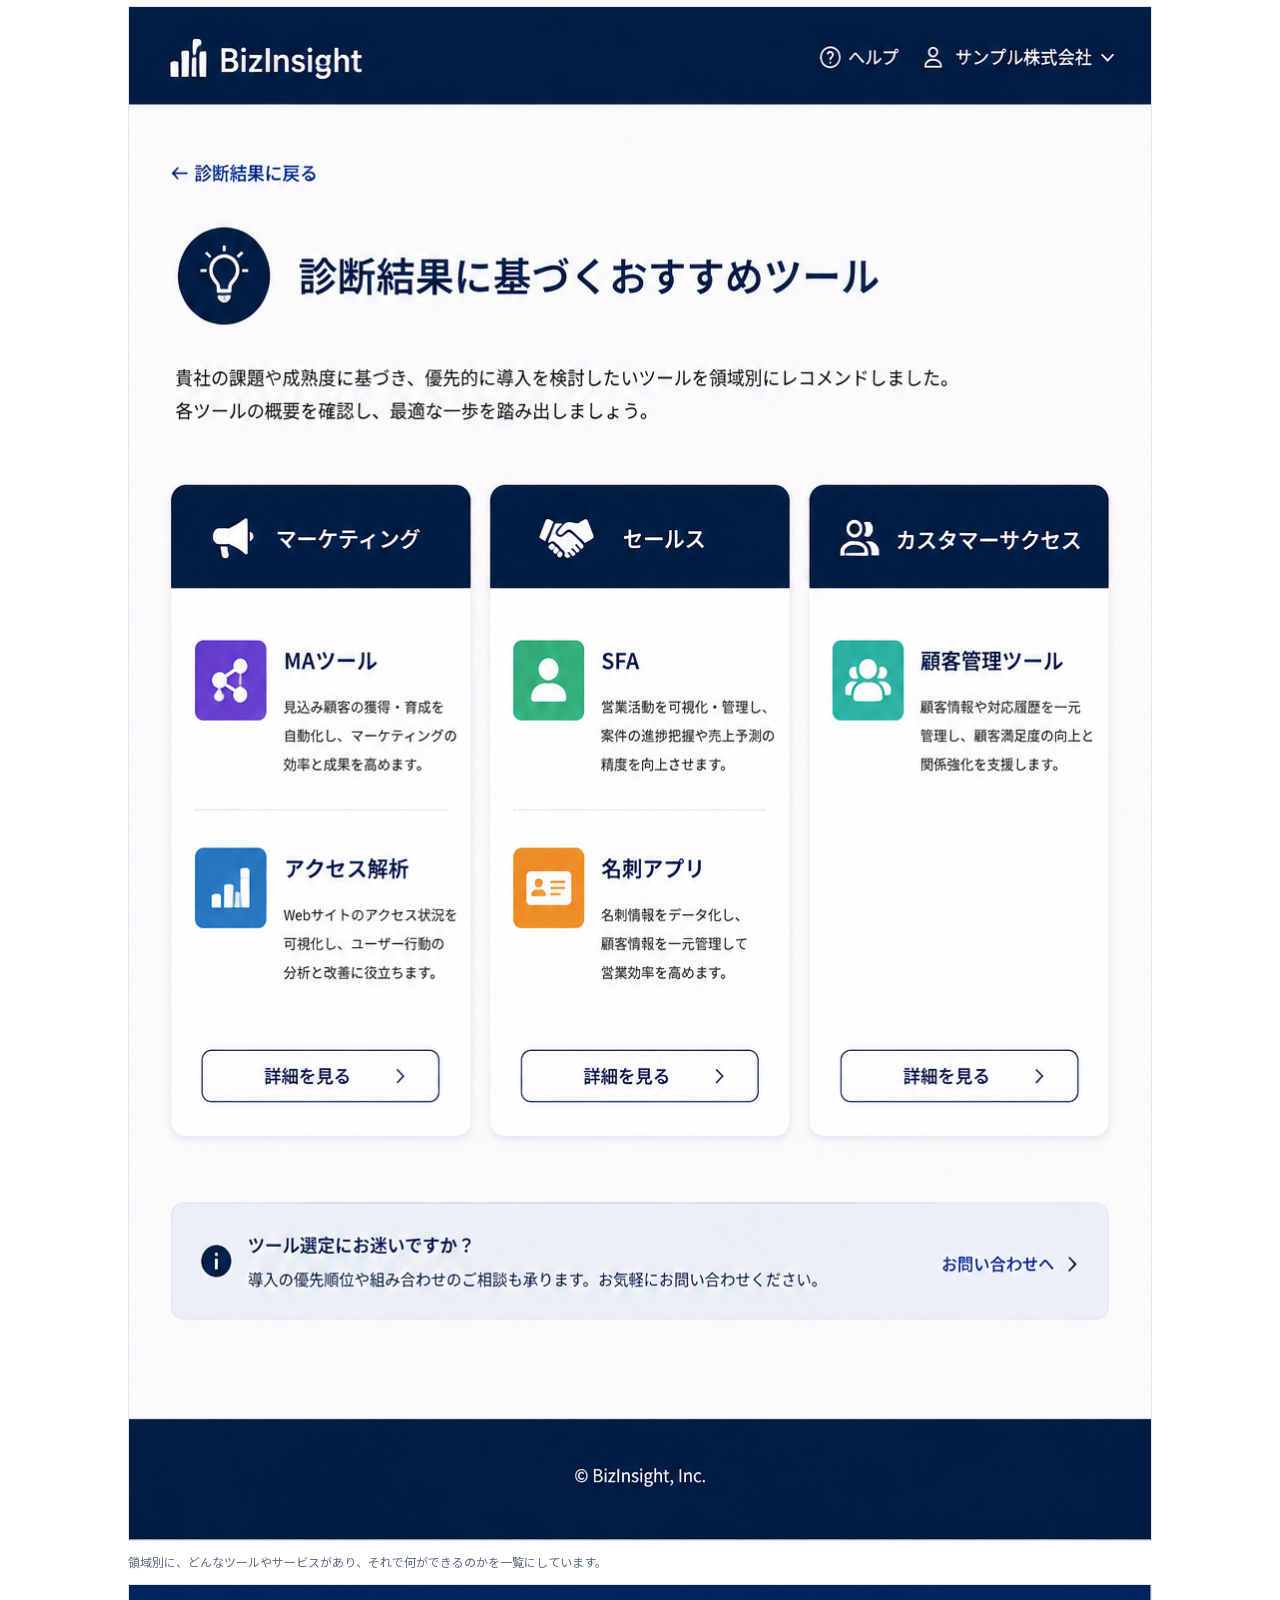
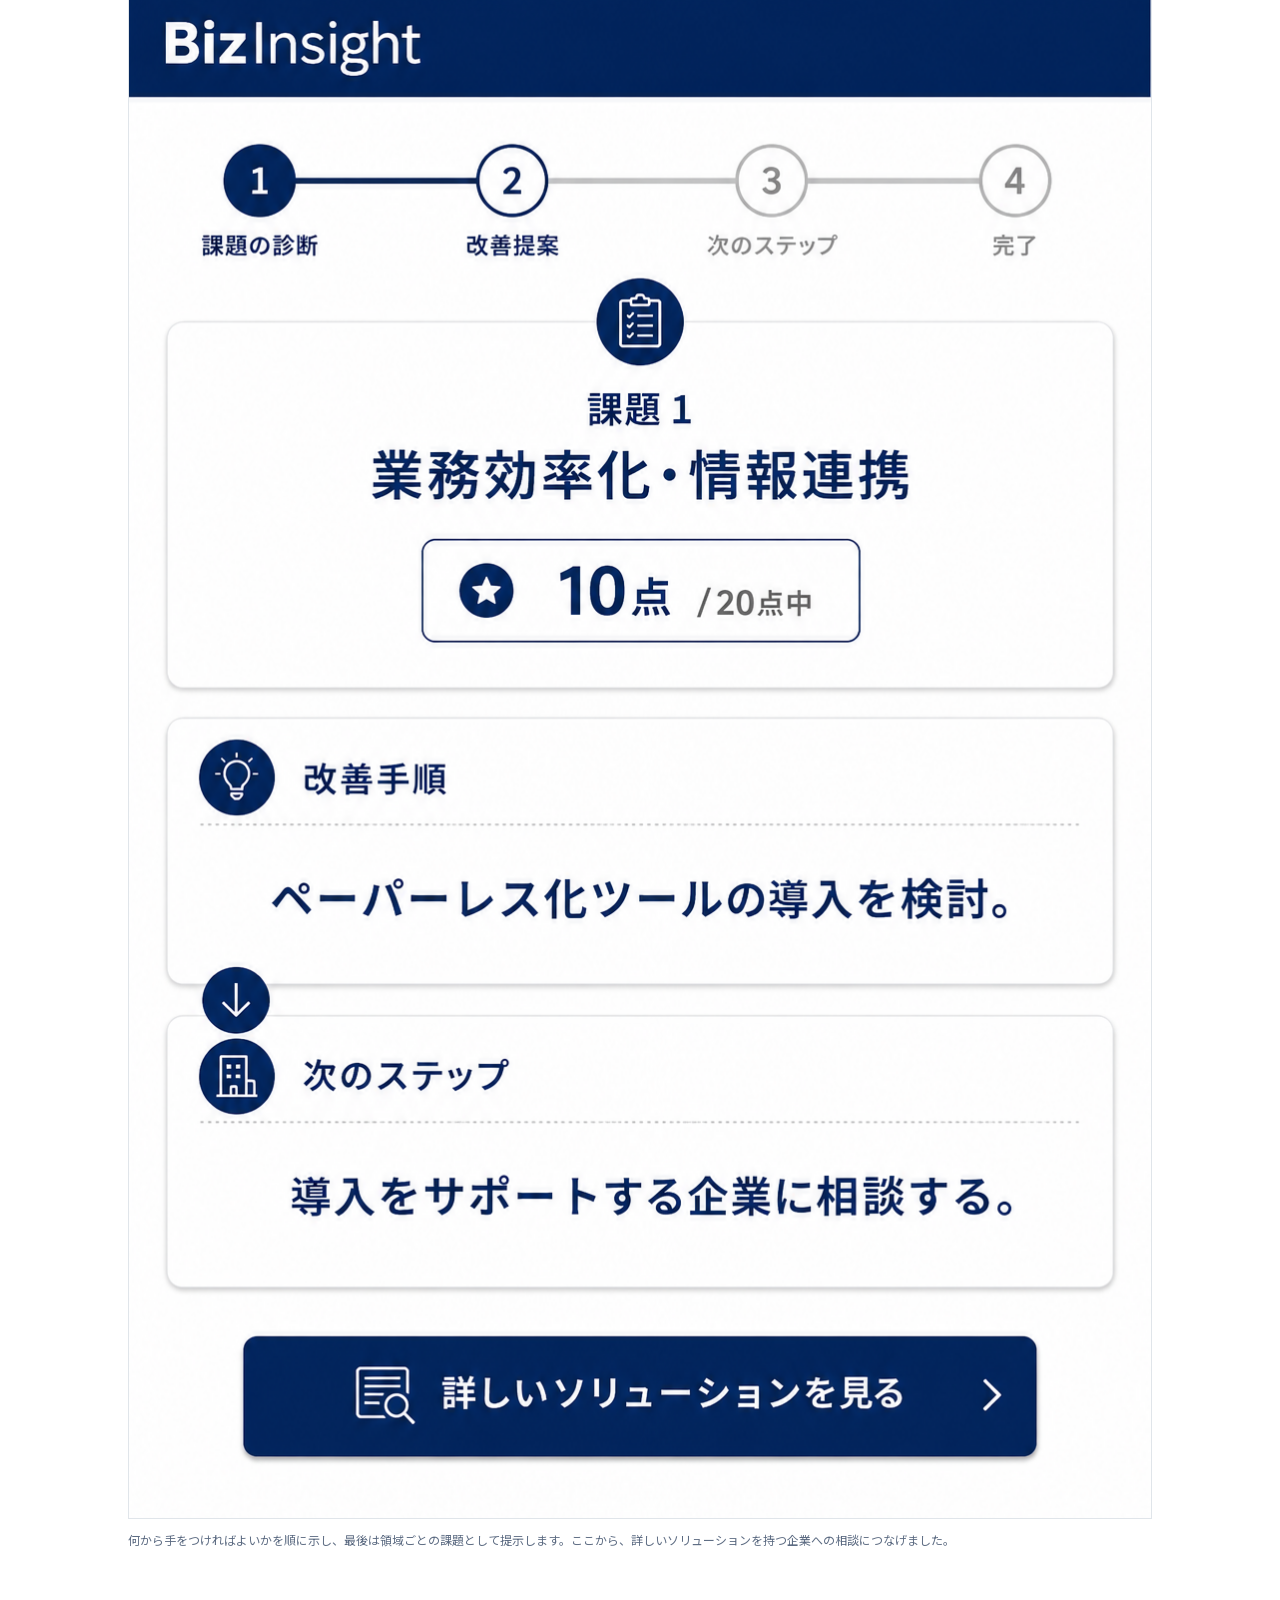
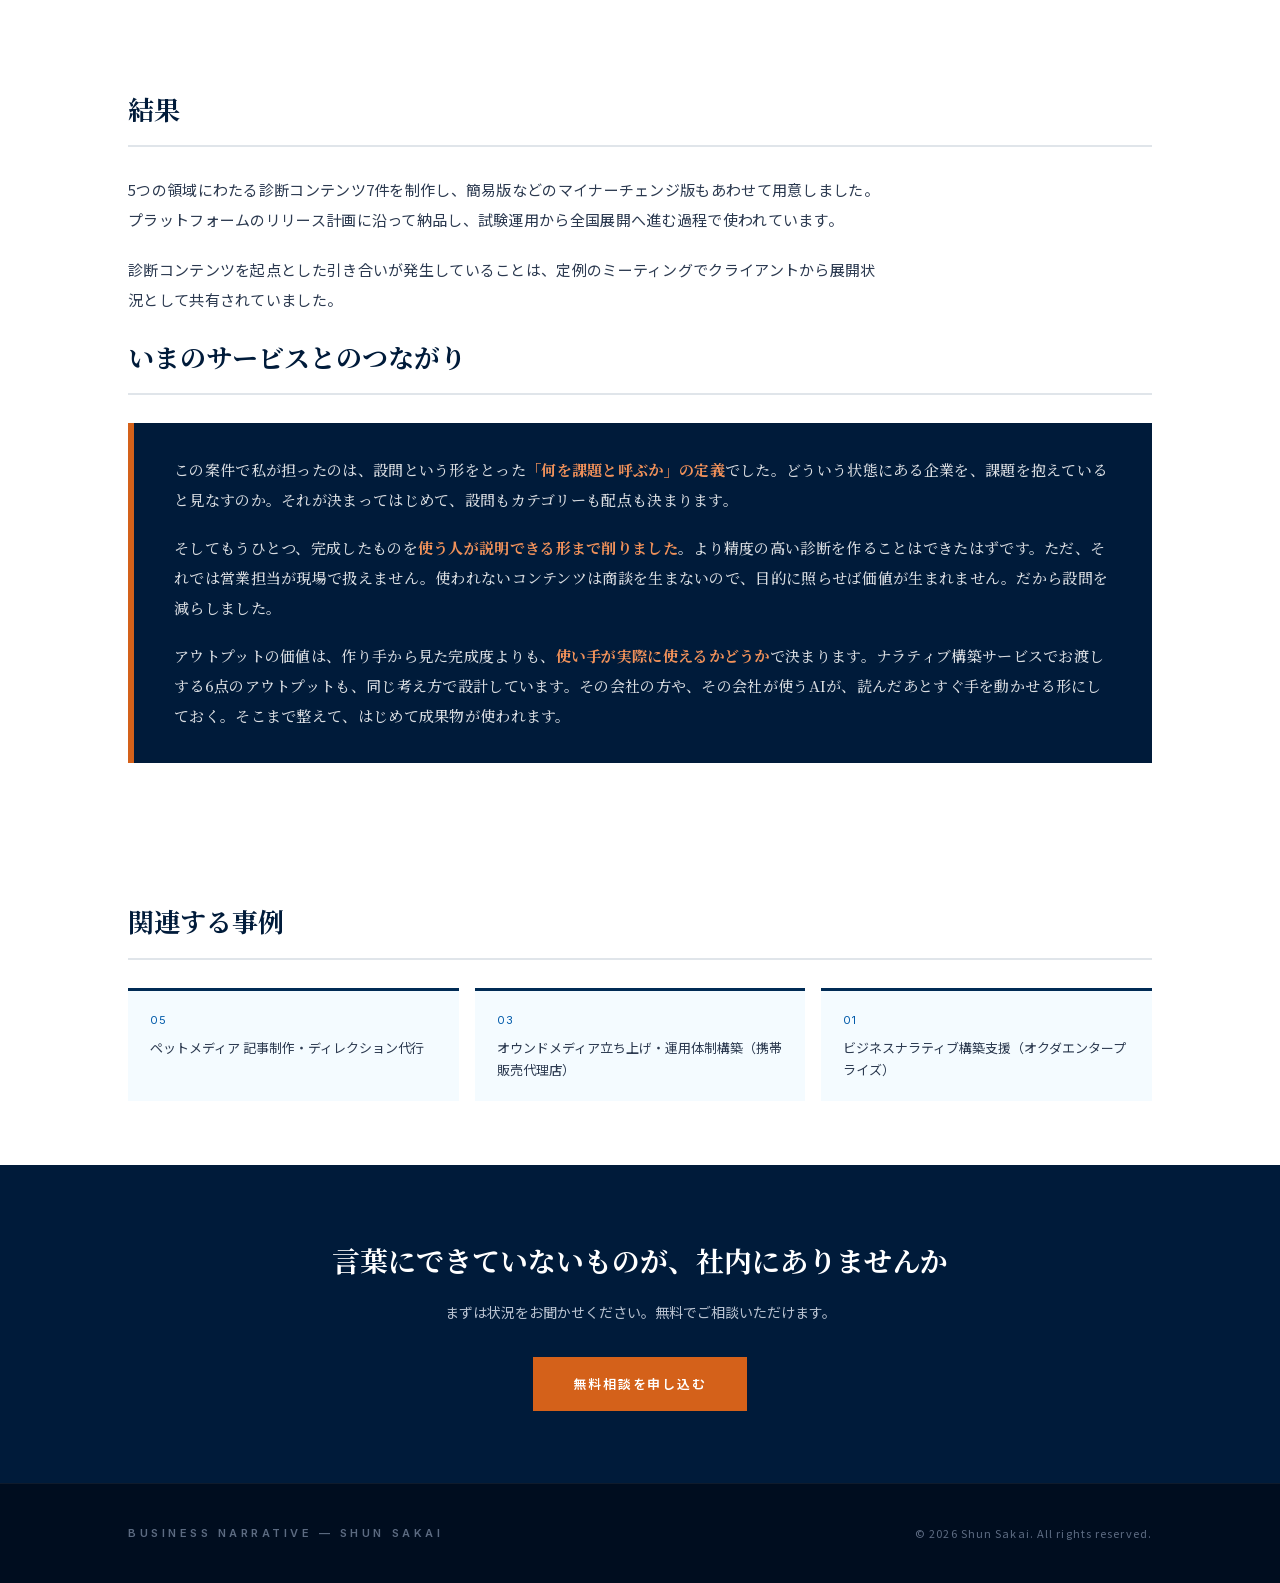
<file: works/matching-platform.html>
<!DOCTYPE html><!--rGhWRo7hd8bySPUGqQpJ6--><html lang="ja" class="__variable_1ca127 __variable_236648 __variable_a2b843"><head><meta charSet="utf-8"/><meta name="viewport" content="width=device-width, initial-scale=1"/><link rel="preload" as="image" href="/works/matching-platform/a-diagnosis-list-new.png"/><link rel="preload" as="image" href="/works/matching-platform/b-question-new.png"/><link rel="preload" as="image" href="/works/matching-platform/c-result-score-new.png"/><link rel="preload" as="image" href="/works/matching-platform/d-recommend-tools-new.png"/><link rel="preload" as="image" href="/works/matching-platform/e-improvement-steps-new.png"/><link rel="stylesheet" href="/_next/static/css/14ac9a72d7a760b6.css" data-precedence="next"/><link rel="stylesheet" href="/_next/static/css/c4a810ec59f017fe.css" data-precedence="next"/><link rel="stylesheet" href="/_next/static/css/1c3a1a69ad47abbc.css" data-precedence="next"/><link rel="preload" as="script" fetchPriority="low" href="/_next/static/chunks/webpack-617a66320d40cda3.js"/><script src="/_next/static/chunks/4bd1b696-c023c6e3521b1417.js" async=""></script><script src="/_next/static/chunks/255-293e44824f2ec188.js" async=""></script><script src="/_next/static/chunks/main-app-a5774d5d8b8e9427.js" async=""></script><script src="/_next/static/chunks/619-ba102abea3e3d0e4.js" async=""></script><script src="/_next/static/chunks/app/works/matching-platform/page-e7754779184bdeb1.js" async=""></script><title>診断コンテンツ制作（ビジネスマッチングプラットフォーム）｜実績・事例 | Business Narrative</title><meta name="description" content="ビジネスマッチングプラットフォームで使われる、企業向けの課題診断コンテンツを制作。設問の中身と評価の考え方を組み立て、現場で使う人が説明できる形まで整えました。"/><meta property="og:title" content="Business Narrative | 企業の“らしさ”を言語化する"/><meta property="og:description" content="企業固有の“らしさ”を言語化し、人にもAIにも渡せる事業資産に整えるビジネスナラティブ構築支援。"/><meta property="og:locale" content="ja_JP"/><meta property="og:type" content="website"/><meta name="twitter:card" content="summary"/><meta name="twitter:title" content="Business Narrative | 企業の“らしさ”を言語化する"/><meta name="twitter:description" content="企業固有の“らしさ”を言語化し、人にもAIにも渡せる事業資産に整えるビジネスナラティブ構築支援。"/><link rel="icon" href="/icon.png"/><link rel="apple-touch-icon" href="/apple-icon.png"/><script src="/_next/static/chunks/polyfills-42372ed130431b0a.js" noModule=""></script></head><body><div hidden=""><!--$--><!--/$--></div><header class="site-header"><div class="header-inner"><a class="site-logo" href="/">BUSINESS<span> </span>NARRATIVE</a><nav class="header-nav"><a href="/#why">WHY</a><a href="/#services">SERVICES</a><a href="/#pricing">PRICING</a><a href="/#works">WORKS</a><a href="/#contact">CONTACT</a></nav></div></header><main><div class="case-hero"><div class="container"><p class="case-crumb"><a href="/">HOME</a> ＞<!-- --> <a href="/#works">実績・事例</a> ＞ <!-- -->診断コンテンツ制作（ビジネスマッチングプラットフォーム）</p><span class="case-tag">06<!-- --> / <!-- -->コンテンツ制作支援</span><h1 class="case-title">商談のフックとしての診断コンテンツを設計。<br/>利用者である営業担当のリテラシーに合わせ実用性のある資料を制作。</h1><p class="case-lead">ビジネスマッチングプラットフォームで使われる、企業向けの課題診断コンテンツを制作しました。設問の中身と評価の考え方を組み立て、実際に現場で使う人が説明できる形まで整えています。</p><div class="case-meta"><span class="case-meta-item"><span class="case-meta-label">業種<!-- -->：</span>ビジネスマッチングプラットフォーム運営</span><span class="case-meta-item"><span class="case-meta-label">期間<!-- -->：</span>2022年6月〜2023年4月（約11ヶ月）</span><span class="case-meta-item"><span class="case-meta-label">担当<!-- -->：</span>診断の企画・カテゴリー設計・設問設計・原稿制作</span></div></div></div><div class="case-hero-visual"><div class="container"><div class="case-hero-visual-frame"><div class="glance"><div class="glance-block before"><span class="glance-label">課題</span><p class="glance-text">各領域の診断コンテンツを、自社でもソリューション企業でも作れない</p></div><div class="glance-arrow">→</div><div class="glance-steps"><div class="glance-step"><span class="glance-step-num">1</span><span>「何を課題と呼ぶか」を定義するところから設計</span></div><div class="glance-step"><span class="glance-step-num">2</span><span>概念の定義から設問・カテゴリーを組み立て</span></div><div class="glance-step"><span class="glance-step-num">3</span><span>使う人（営業担当）が説明できる形まで削る</span></div></div><div class="glance-arrow">→</div><div class="glance-block after"><span class="glance-label">成果</span><span class="glance-stat">7件</span><p class="glance-text">5領域の診断コンテンツを制作し、リリース計画に沿って提供</p></div></div></div></div></div><section class="case-section"><div class="container"><h2 class="case-section-title">数字で見る</h2><div class="case-stats"><div class="case-stat"><span class="case-stat-value">7件</span><span class="case-stat-label">制作した診断コンテンツ</span></div><div class="case-stat"><span class="case-stat-value">5領域</span><span class="case-stat-label">対応した業務領域</span></div><div class="case-stat"><span class="case-stat-value">約11ヶ月</span><span class="case-stat-label">プロジェクト期間</span></div></div><p class="case-stats-note">対応領域は、マーケティング／インサイドセールス／フィールドセールス／カスタマーサクセス／DXの5つです。</p></div></section><section class="case-section"><div class="container"><h2 class="case-section-title">背景と課題</h2><h3 class="case-subheading">どんなプラットフォームだったか</h3><p class="case-body">クライアントは銀行です。新規事業として、課題を抱えた企業と、その解決策を持つソリューション企業を引き合わせるビジネスマッチングプラットフォームを立ち上げました。両者の縁組みが増えるほど成り立つ、二面型の事業です。</p><p class="case-body">企業側にあたるのは銀行の既存取引先で、その多くは自社の課題を明確には自覚していません。そこで担当の営業がプラットフォームを持ち込みます。<strong>診断コンテンツはその入口</strong>にあたり、営業担当が取引先の目の前でヒアリングしながら回答を入力し、示された結果をもとに最適なソリューションを提示する、という使われ方をします。</p><div class="case-journey-pills" aria-label="診断利用の流れ"><span class="works-tag-item">営業担当が取引先を訪問</span><span class="works-tag-item">目の前で診断に回答を入力</span><span class="works-tag-item">結果を提示</span><span class="works-tag-item">課題に合うソリューションを提案</span><span class="works-tag-item">提供企業とマッチング</span></div><h3 class="case-subheading">コンテンツを作れる人がいなかった</h3><p class="case-body">プラットフォームを機能させるには、各領域の診断コンテンツを揃える必要があります。ところが、これを用意できる相手がいませんでした。</p><p class="case-body">運営者である銀行自身は、マーケティングやセールスといった各業務領域の専門家という立場にはありません。これらの領域が対象に選ばれた理由は、多くの企業がそこに課題を抱えているからです。</p><p class="case-body">登録しているソリューション企業のほうは、それぞれ守備範囲が限られています。マーケティングだけ、インサイドセールスだけ、という形です。複数の領域をカバーできる企業はあっても、全領域を賄える相手はいませんでした。</p><h3 class="case-subheading">リリース計画の中に組み込まれた制作物</h3><p class="case-body">プラットフォームは、まず一部の支店で試験運用を始め、その後に全国の支店へ向けて本公開するという手順でリリースが進んでいました。診断コンテンツの制作は、その進行スケジュールの中に組み込まれた要素のひとつです。</p></div></section><section class="case-section"><div class="container"><h2 class="case-section-title">やったこと</h2><h3 class="case-subheading">1. 与えられた枠に、中身を入れる</h3><p class="case-body">クライアントから示されたのは、「この領域で診断コンテンツを作ってほしい」という粒度の要件と、診断の枠組みでした。枠組みとは、カテゴリーをいくつ立てるか、それぞれ何問にするか、選択肢はどの程度に抑えるか、そしてそれらを変数として計算し、合計点から充足の度合いを判定する、という仕様です。</p><p class="case-body">私が担ったのは、その枠に入れる中身のすべてです。カテゴリーをどう分けるか。どんな設問を立てるか。そして<strong>どういう点に困りごとがあれば、それを課題と見なすのか</strong>。診断とは、この課題の定義を形にしたものだと言えます。</p><h3 class="case-subheading">2. 概念の定義から組み立てる</h3><p class="case-body">たとえばDX領域の診断では、「攻めのDX」という言葉を定義するところから始めました。売上・利益の拡大に関連する業務を、デジタルツールによって活性化・効率化させること。そう定義したうえで、診断の全体を組み立てています。</p><p class="case-body">定義が決まると、見るべき領域が決まります。</p><div class="case-journey-pills" aria-label="DX診断の5領域"><span class="works-tag-item">新規顧客の獲得</span><span class="works-tag-item">既存顧客の育成</span><span class="works-tag-item">新規事業立ち上げ・商品開発</span><span class="works-tag-item">人材育成・組織改革</span><span class="works-tag-item">業務効率化・情報連携</span></div><p class="case-body">設問の選択肢には「取り組んでいる」「取り組んでいるが、不十分だと感じている」「まったく取り組んでいない」といった段階を置きました。中間の選択肢があることで、漠然とした感覚が回答として形を持ちます。</p><p class="case-body">結果画面は、スコアとレーダーチャートで現在地を示したうえで、その状態が続くと何が起こるのか、目指すべき姿はどこか、そこへ向かう手順は何か、という順に展開しています。最後は領域ごとの課題として提示し、詳しいソリューションを持つ企業へ相談するという行動につなげました。</p><h3 class="case-subheading">3. 使う人が説明できる形まで削る</h3><p class="case-body">この診断は、形式としては利用者自身が回答するものです。ただし実際の使われ方は違いました。営業担当がタブレットなどに映しながら、顧客企業の目の前で一問ずつ回答を入力していく、デモンストレーションに近い形で使われます。</p><p class="case-body">つまり、<strong>営業担当自身が内容を理解でき、顧客にきちんと説明できること</strong>が条件になります。ところが最初のバージョンは設問数が多く、説明する側の負荷が大きくなっていました。そこで設問を絞った簡易版を用意しています。</p><p class="case-body">判断の根拠は、このコンテンツの目的にありました。目的は新しい商談を生むことです。だとすれば、診断の精度を上げることよりも、手早く診断して「こういう課題がありますね、詳しいソリューションを持つ企業をご紹介します」と運べるほうが目的に適います。精度をあえて落とす判断でした。</p><h3 class="case-subheading">4. 先方の計画と作業量をすり合わせる</h3><p class="case-body">納期は、クライアントのリリーススケジュールから逆算して提示されます。基本は発注から2週間程度でした。ただしその日程は、こちらの作業量を必ずしも織り込んだものではありません。</p><p class="case-body">そのため都度、どこまでなら出せるかを相談しながら進めました。現実的に可能なラインを引いたうえで受け、五月雨での納品も交えています。実際に守れる計画へ落としたうえで引き受ける、という進め方です。</p><h3 class="case-subheading">5. 制作数は、仕上がりを見ながら増えていく</h3><p class="case-body">7件という数は、進めるなかで積み上がったものです。まず1件を作り、2件、3件と続けるうちに、仕上がりを見た先方が必要な数を判断し、順次発注する形で増えていきました。</p></div></section><section class="case-section"><div class="container"><h2 class="case-section-title">実際の成果物</h2><p class="case-figure-note">掲載している画像は、当時の資料をもとにAIで再現したイメージです。守秘義務等の事情により、実際の資料とは異なります。</p><div class="case-figure"><img src="/works/matching-platform/a-diagnosis-list-new.png" alt="診断リスト画面"/><p class="case-caption">診断の概要と所要時間を示し、企業情報を入力して開始する画面です。診断の趣旨をここで説明しています。</p></div><div class="case-figure"><img src="/works/matching-platform/b-question-new.png" alt="設問画面"/><p class="case-caption">領域ごとに設問が並びます。選択肢に中間の段階を置くことで、漠然とした手応えを回答として拾えるようにしました。</p></div><div class="case-figure"><img src="/works/matching-platform/c-result-score-new.png" alt="診断結果（スコア表示）"/><p class="case-caption">5領域それぞれの状態を図で示し、総合スコアと講評を添えています。あわせて、その状態が続いた場合に起こる問題も提示しました。</p></div><div class="case-figure"><img src="/works/matching-platform/d-recommend-tools-new.png" alt="目指すべき姿と活用ツールの例"/><p class="case-caption">領域別に、どんなツールやサービスがあり、それで何ができるのかを一覧にしています。</p></div><div class="case-figure"><img src="/works/matching-platform/e-improvement-steps-new.png" alt="改善の手順と領域別の課題"/><p class="case-caption">何から手をつければよいかを順に示し、最後は領域ごとの課題として提示します。ここから、詳しいソリューションを持つ企業への相談につなげました。</p></div></div></section><section class="case-section"><div class="container"><h2 class="case-section-title">結果</h2><p class="case-body">5つの領域にわたる診断コンテンツ7件を制作し、簡易版などのマイナーチェンジ版もあわせて用意しました。プラットフォームのリリース計画に沿って納品し、試験運用から全国展開へ進む過程で使われています。</p><p class="case-body">診断コンテンツを起点とした引き合いが発生していることは、定例のミーティングでクライアントから展開状況として共有されていました。</p><h2 class="case-section-title">いまのサービスとのつながり</h2><div class="case-bridge"><p>この案件で私が担ったのは、設問という形をとった<strong>「何を課題と呼ぶか」の定義</strong>でした。どういう状態にある企業を、課題を抱えていると見なすのか。それが決まってはじめて、設問もカテゴリーも配点も決まります。</p><p>そしてもうひとつ、完成したものを<strong>使う人が説明できる形まで削りました</strong>。より精度の高い診断を作ることはできたはずです。ただ、それでは営業担当が現場で扱えません。使われないコンテンツは商談を生まないので、目的に照らせば価値が生まれません。だから設問を減らしました。</p><p>アウトプットの価値は、作り手から見た完成度よりも、<strong>使い手が実際に使えるかどうか</strong>で決まります。ナラティブ構築サービスでお渡しする6点のアウトプットも、同じ考え方で設計しています。その会社の方や、その会社が使うAIが、読んだあとすぐ手を動かせる形にしておく。そこまで整えて、はじめて成果物が使われます。</p></div></div></section><section class="case-section"><div class="container"><h2 class="case-section-title">関連する事例</h2><div class="case-related"><a class="case-related-item" href="/works/petmedia"><span class="case-related-num">05</span>ペットメディア 記事制作・ディレクション代行</a><a class="case-related-item" href="/works/mobile-agency"><span class="case-related-num">03</span>オウンドメディア立ち上げ・運用体制構築（携帯販売代理店）</a><a class="case-related-item" href="/works/okuda-enterprise"><span class="case-related-num">01</span>ビジネスナラティブ構築支援（オクダエンタープライズ）</a></div></div></section><div class="case-cta"><p class="case-cta-title">言葉にできていないものが、社内にありませんか</p><p class="case-cta-body">まずは状況をお聞かせください。無料でご相談いただけます。</p><a href="/#contact" class="case-cta-btn">無料相談を申し込む</a></div><!--$--><!--/$--></main><footer class="site-footer"><div class="footer-inner"><span class="footer-logo">BUSINESS NARRATIVE — SHUN SAKAI</span><span class="footer-copy">© <!-- -->2026<!-- --> Shun Sakai. All rights reserved.</span></div></footer><script src="/_next/static/chunks/webpack-617a66320d40cda3.js" id="_R_" async=""></script><script>(self.__next_f=self.__next_f||[]).push([0])</script><script>self.__next_f.push([1,"1:\"$Sreact.fragment\"\n2:I[2619,[\"619\",\"static/chunks/619-ba102abea3e3d0e4.js\",\"73\",\"static/chunks/app/works/matching-platform/page-e7754779184bdeb1.js\"],\"\"]\n3:I[9766,[],\"\"]\n4:I[8924,[],\"\"]\nf:I[7150,[],\"\"]\n:HL[\"/_next/static/css/14ac9a72d7a760b6.css\",\"style\"]\n:HL[\"/_next/static/css/c4a810ec59f017fe.css\",\"style\"]\n:HL[\"/_next/static/css/1c3a1a69ad47abbc.css\",\"style\"]\n"])</script><script>self.__next_f.push([1,"0:{\"P\":null,\"b\":\"rGhWRo7hd8bySPUGqQpJ6\",\"p\":\"\",\"c\":[\"\",\"works\",\"matching-platform\"],\"i\":false,\"f\":[[[\"\",{\"children\":[\"works\",{\"children\":[\"matching-platform\",{\"children\":[\"__PAGE__\",{}]}]}]},\"$undefined\",\"$undefined\",true],[\"\",[\"$\",\"$1\",\"c\",{\"children\":[[[\"$\",\"link\",\"0\",{\"rel\":\"stylesheet\",\"href\":\"/_next/static/css/14ac9a72d7a760b6.css\",\"precedence\":\"next\",\"crossOrigin\":\"$undefined\",\"nonce\":\"$undefined\"}],[\"$\",\"link\",\"1\",{\"rel\":\"stylesheet\",\"href\":\"/_next/static/css/c4a810ec59f017fe.css\",\"precedence\":\"next\",\"crossOrigin\":\"$undefined\",\"nonce\":\"$undefined\"}],[\"$\",\"link\",\"2\",{\"rel\":\"stylesheet\",\"href\":\"/_next/static/css/1c3a1a69ad47abbc.css\",\"precedence\":\"next\",\"crossOrigin\":\"$undefined\",\"nonce\":\"$undefined\"}]],[\"$\",\"html\",null,{\"lang\":\"ja\",\"className\":\"__variable_1ca127 __variable_236648 __variable_a2b843\",\"children\":[\"$\",\"body\",null,{\"children\":[[\"$\",\"header\",null,{\"className\":\"site-header\",\"children\":[\"$\",\"div\",null,{\"className\":\"header-inner\",\"children\":[[\"$\",\"$L2\",null,{\"href\":\"/\",\"className\":\"site-logo\",\"children\":[\"BUSINESS\",[\"$\",\"span\",null,{\"children\":\" \"}],\"NARRATIVE\"]}],[\"$\",\"nav\",null,{\"className\":\"header-nav\",\"children\":[[\"$\",\"a\",\"/#why\",{\"href\":\"/#why\",\"children\":\"WHY\"}],[\"$\",\"a\",\"/#services\",{\"href\":\"/#services\",\"children\":\"SERVICES\"}],[\"$\",\"a\",\"/#pricing\",{\"href\":\"/#pricing\",\"children\":\"PRICING\"}],[\"$\",\"a\",\"/#works\",{\"href\":\"/#works\",\"children\":\"WORKS\"}],[\"$\",\"a\",\"/#contact\",{\"href\":\"/#contact\",\"children\":\"CONTACT\"}]]}]]}]}],[\"$\",\"main\",null,{\"children\":[\"$\",\"$L3\",null,{\"parallelRouterKey\":\"children\",\"error\":\"$undefined\",\"errorStyles\":\"$undefined\",\"errorScripts\":\"$undefined\",\"template\":[\"$\",\"$L4\",null,{}],\"templateStyles\":\"$undefined\",\"templateScripts\":\"$undefined\",\"notFound\":[[[\"$\",\"title\",null,{\"children\":\"404: This page could not be found.\"}],[\"$\",\"div\",null,{\"style\":{\"fontFamily\":\"system-ui,\\\"Segoe UI\\\",Roboto,Helvetica,Arial,sans-serif,\\\"Apple Color Emoji\\\",\\\"Segoe UI Emoji\\\"\",\"height\":\"100vh\",\"textAlign\":\"center\",\"display\":\"flex\",\"flexDirection\":\"column\",\"alignItems\":\"center\",\"justifyContent\":\"center\"},\"children\":[\"$\",\"div\",null,{\"children\":[[\"$\",\"style\",null,{\"dangerouslySetInnerHTML\":{\"__html\":\"body{color:#000;background:#fff;margin:0}.next-error-h1{border-right:1px solid rgba(0,0,0,.3)}@media (prefers-color-scheme:dark){body{color:#fff;background:#000}.next-error-h1{border-right:1px solid rgba(255,255,255,.3)}}\"}}],[\"$\",\"h1\",null,{\"className\":\"next-error-h1\",\"style\":{\"display\":\"inline-block\",\"margin\":\"0 20px 0 0\",\"padding\":\"0 23px 0 0\",\"fontSize\":24,\"fontWeight\":500,\"verticalAlign\":\"top\",\"lineHeight\":\"49px\"},\"children\":404}],[\"$\",\"div\",null,{\"style\":{\"display\":\"inline-block\"},\"children\":[\"$\",\"h2\",null,{\"style\":{\"fontSize\":14,\"fontWeight\":400,\"lineHeight\":\"49px\",\"margin\":0},\"children\":\"This page could not be found.\"}]}]]}]}]],[]],\"forbidden\":\"$undefined\",\"unauthorized\":\"$undefined\"}]}],[\"$\",\"footer\",null,{\"className\":\"site-footer\",\"children\":[\"$\",\"div\",null,{\"className\":\"footer-inner\",\"children\":[[\"$\",\"span\",null,{\"className\":\"footer-logo\",\"children\":\"BUSINESS NARRATIVE — SHUN SAKAI\"}],[\"$\",\"span\",null,{\"className\":\"footer-copy\",\"children\":[\"© \",2026,\" Shun Sakai. All rights reserved.\"]}]]}]}]]}]}]]}],{\"children\":[\"works\",[\"$\",\"$1\",\"c\",{\"children\":[null,[\"$\",\"$L3\",null,{\"parallelRouterKey\":\"children\",\"error\":\"$undefined\",\"errorStyles\":\"$undefined\",\"errorScripts\":\"$undefined\",\"template\":[\"$\",\"$L4\",null,{}],\"templateStyles\":\"$undefined\",\"templateScripts\":\"$undefined\",\"notFound\":\"$undefined\",\"forbidden\":\"$undefined\",\"unauthorized\":\"$undefined\"}]]}],{\"children\":[\"matching-platform\",[\"$\",\"$1\",\"c\",{\"children\":[null,[\"$\",\"$L3\",null,{\"parallelRouterKey\":\"children\",\"error\":\"$undefined\",\"errorStyles\":\"$undefined\",\"errorScripts\":\"$undefined\",\"template\":[\"$\",\"$L4\",null,{}],\"templateStyles\":\"$undefined\",\"templateScripts\":\"$undefined\",\"notFound\":\"$undefined\",\"forbidden\":\"$undefined\",\"unauthorized\":\"$undefined\"}]]}],{\"children\":[\"__PAGE__\",[\"$\",\"$1\",\"c\",{\"children\":[[[\"$\",\"div\",null,{\"className\":\"case-hero\",\"children\":[\"$\",\"div\",null,{\"className\":\"container\",\"children\":[[\"$\",\"p\",null,{\"className\":\"case-crumb\",\"children\":[[\"$\",\"$L2\",null,{\"href\":\"/\",\"children\":\"HOME\"}],\" ＞\",\" \",[\"$\",\"a\",null,{\"href\":\"/#works\",\"children\":\"実績・事例\"}],\" ＞ \",\"診断コンテンツ制作（ビジネスマッチングプラットフォーム）\"]}],[\"$\",\"span\",null,{\"className\":\"case-tag\",\"children\":[\"06\",\" / \",\"コンテンツ制作支援\"]}],[\"$\",\"h1\",null,{\"className\":\"case-title\",\"children\":[\"商談のフックとしての診断コンテンツを設計。\",[\"$\",\"br\",null,{}],\"利用者である営業担当のリテラシーに合わせ実用性のある資料を制作。\"]}],[\"$\",\"p\",null,{\"className\":\"case-lead\",\"children\":\"ビジネスマッチングプラットフォームで使われる、企業向けの課題診断コンテンツを制作しました。設問の中身と評価の考え方を組み立て、実際に現場で使う人が説明できる形まで整えています。\"}],[\"$\",\"div\",null,{\"className\":\"case-meta\",\"children\":[[\"$\",\"span\",\"業種\",{\"className\":\"case-meta-item\",\"children\":[[\"$\",\"span\",null,{\"className\":\"case-meta-label\",\"children\":[\"業種\",\"：\"]}],\"ビジネスマッチングプラットフォーム運営\"]}],[\"$\",\"span\",\"期間\",{\"className\":\"case-meta-item\",\"children\":[[\"$\",\"span\",null,{\"className\":\"case-meta-label\",\"children\":[\"期間\",\"：\"]}],\"2022年6月〜2023年4月（約11ヶ月）\"]}],[\"$\",\"span\",\"担当\",{\"className\":\"case-meta-item\",\"children\":[[\"$\",\"span\",null,{\"className\":\"case-meta-label\",\"children\":[\"担当\",\"：\"]}],\"診断の企画・カテゴリー設計・設問設計・原稿制作\"]}]]}]]}]}],\"$L5\",\"$L6\",\"$L7\",\"$L8\",\"$L9\",\"$La\",\"$Lb\",\"$Lc\"],null,\"$Ld\"]}],{},null,false]},null,false]},null,false]},null,false],\"$Le\",false]],\"m\":\"$undefined\",\"G\":[\"$f\",[]],\"s\":false,\"S\":true}\n"])</script><script>self.__next_f.push([1,"10:I[4431,[],\"OutletBoundary\"]\n12:I[5278,[],\"AsyncMetadataOutlet\"]\n14:I[4431,[],\"ViewportBoundary\"]\n16:I[4431,[],\"MetadataBoundary\"]\n17:\"$Sreact.suspense\"\n"])</script><script>self.__next_f.push([1,"5:[\"$\",\"div\",null,{\"className\":\"case-hero-visual\",\"children\":[\"$\",\"div\",null,{\"className\":\"container\",\"children\":[[\"$\",\"div\",null,{\"className\":\"case-hero-visual-frame\",\"children\":[\"$\",\"div\",null,{\"className\":\"glance\",\"children\":[[\"$\",\"div\",null,{\"className\":\"glance-block before\",\"children\":[[\"$\",\"span\",null,{\"className\":\"glance-label\",\"children\":\"課題\"}],[\"$\",\"p\",null,{\"className\":\"glance-text\",\"children\":\"各領域の診断コンテンツを、自社でもソリューション企業でも作れない\"}]]}],[\"$\",\"div\",null,{\"className\":\"glance-arrow\",\"children\":\"→\"}],[\"$\",\"div\",null,{\"className\":\"glance-steps\",\"children\":[[\"$\",\"div\",\"0\",{\"className\":\"glance-step\",\"children\":[[\"$\",\"span\",null,{\"className\":\"glance-step-num\",\"children\":1}],[\"$\",\"span\",null,{\"children\":\"「何を課題と呼ぶか」を定義するところから設計\"}]]}],[\"$\",\"div\",\"1\",{\"className\":\"glance-step\",\"children\":[[\"$\",\"span\",null,{\"className\":\"glance-step-num\",\"children\":2}],[\"$\",\"span\",null,{\"children\":\"概念の定義から設問・カテゴリーを組み立て\"}]]}],[\"$\",\"div\",\"2\",{\"className\":\"glance-step\",\"children\":[[\"$\",\"span\",null,{\"className\":\"glance-step-num\",\"children\":3}],[\"$\",\"span\",null,{\"children\":\"使う人（営業担当）が説明できる形まで削る\"}]]}]]}],[\"$\",\"div\",null,{\"className\":\"glance-arrow\",\"children\":\"→\"}],[\"$\",\"div\",null,{\"className\":\"glance-block after\",\"children\":[[\"$\",\"span\",null,{\"className\":\"glance-label\",\"children\":\"成果\"}],[\"$\",\"span\",null,{\"className\":\"glance-stat\",\"children\":\"7件\"}],[\"$\",\"p\",null,{\"className\":\"glance-text\",\"children\":\"5領域の診断コンテンツを制作し、リリース計画に沿って提供\"}]]}]]}]}],\"$undefined\"]}]}]\n"])</script><script>self.__next_f.push([1,"6:[\"$\",\"section\",null,{\"className\":\"case-section\",\"children\":[\"$\",\"div\",null,{\"className\":\"container\",\"children\":[[\"$\",\"h2\",null,{\"className\":\"case-section-title\",\"children\":\"数字で見る\"}],[\"$undefined\",[\"$\",\"div\",null,{\"className\":\"case-stats\",\"children\":[[\"$\",\"div\",\"制作した診断コンテンツ\",{\"className\":\"case-stat\",\"children\":[[\"$\",\"span\",null,{\"className\":\"case-stat-value\",\"children\":\"7件\"}],[\"$\",\"span\",null,{\"className\":\"case-stat-label\",\"children\":\"制作した診断コンテンツ\"}]]}],[\"$\",\"div\",\"対応した業務領域\",{\"className\":\"case-stat\",\"children\":[[\"$\",\"span\",null,{\"className\":\"case-stat-value\",\"children\":\"5領域\"}],[\"$\",\"span\",null,{\"className\":\"case-stat-label\",\"children\":\"対応した業務領域\"}]]}],[\"$\",\"div\",\"プロジェクト期間\",{\"className\":\"case-stat\",\"children\":[[\"$\",\"span\",null,{\"className\":\"case-stat-value\",\"children\":\"約11ヶ月\"}],[\"$\",\"span\",null,{\"className\":\"case-stat-label\",\"children\":\"プロジェクト期間\"}]]}]]}],[\"$\",\"p\",null,{\"className\":\"case-stats-note\",\"children\":\"対応領域は、マーケティング／インサイドセールス／フィールドセールス／カスタマーサクセス／DXの5つです。\"}]]]}]}]\n"])</script><script>self.__next_f.push([1,"7:[\"$\",\"section\",null,{\"className\":\"case-section\",\"children\":[\"$\",\"div\",null,{\"className\":\"container\",\"children\":[[\"$\",\"h2\",null,{\"className\":\"case-section-title\",\"children\":\"背景と課題\"}],[\"$\",\"h3\",null,{\"className\":\"case-subheading\",\"children\":\"どんなプラットフォームだったか\"}],[\"$\",\"p\",null,{\"className\":\"case-body\",\"children\":\"クライアントは銀行です。新規事業として、課題を抱えた企業と、その解決策を持つソリューション企業を引き合わせるビジネスマッチングプラットフォームを立ち上げました。両者の縁組みが増えるほど成り立つ、二面型の事業です。\"}],[\"$\",\"p\",null,{\"className\":\"case-body\",\"children\":[\"企業側にあたるのは銀行の既存取引先で、その多くは自社の課題を明確には自覚していません。そこで担当の営業がプラットフォームを持ち込みます。\",[\"$\",\"strong\",null,{\"children\":\"診断コンテンツはその入口\"}],\"にあたり、営業担当が取引先の目の前でヒアリングしながら回答を入力し、示された結果をもとに最適なソリューションを提示する、という使われ方をします。\"]}],[\"$\",\"div\",null,{\"className\":\"case-journey-pills\",\"aria-label\":\"診断利用の流れ\",\"children\":[[\"$\",\"span\",\"営業担当が取引先を訪問\",{\"className\":\"works-tag-item\",\"children\":\"営業担当が取引先を訪問\"}],[\"$\",\"span\",\"目の前で診断に回答を入力\",{\"className\":\"works-tag-item\",\"children\":\"目の前で診断に回答を入力\"}],[\"$\",\"span\",\"結果を提示\",{\"className\":\"works-tag-item\",\"children\":\"結果を提示\"}],[\"$\",\"span\",\"課題に合うソリューションを提案\",{\"className\":\"works-tag-item\",\"children\":\"課題に合うソリューションを提案\"}],[\"$\",\"span\",\"提供企業とマッチング\",{\"className\":\"works-tag-item\",\"children\":\"提供企業とマッチング\"}]]}],[\"$\",\"h3\",null,{\"className\":\"case-subheading\",\"children\":\"コンテンツを作れる人がいなかった\"}],[\"$\",\"p\",null,{\"className\":\"case-body\",\"children\":\"プラットフォームを機能させるには、各領域の診断コンテンツを揃える必要があります。ところが、これを用意できる相手がいませんでした。\"}],[\"$\",\"p\",null,{\"className\":\"case-body\",\"children\":\"運営者である銀行自身は、マーケティングやセールスといった各業務領域の専門家という立場にはありません。これらの領域が対象に選ばれた理由は、多くの企業がそこに課題を抱えているからです。\"}],[\"$\",\"p\",null,{\"className\":\"case-body\",\"children\":\"登録しているソリューション企業のほうは、それぞれ守備範囲が限られています。マーケティングだけ、インサイドセールスだけ、という形です。複数の領域をカバーできる企業はあっても、全領域を賄える相手はいませんでした。\"}],[\"$\",\"h3\",null,{\"className\":\"case-subheading\",\"children\":\"リリース計画の中に組み込まれた制作物\"}],[\"$\",\"p\",null,{\"className\":\"case-body\",\"children\":\"プラットフォームは、まず一部の支店で試験運用を始め、その後に全国の支店へ向けて本公開するという手順でリリースが進んでいました。診断コンテンツの制作は、その進行スケジュールの中に組み込まれた要素のひとつです。\"}]]}]}]\n"])</script><script>self.__next_f.push([1,"8:[\"$\",\"section\",null,{\"className\":\"case-section\",\"children\":[\"$\",\"div\",null,{\"className\":\"container\",\"children\":[[\"$\",\"h2\",null,{\"className\":\"case-section-title\",\"children\":\"やったこと\"}],[\"$\",\"h3\",null,{\"className\":\"case-subheading\",\"children\":\"1. 与えられた枠に、中身を入れる\"}],[\"$\",\"p\",null,{\"className\":\"case-body\",\"children\":\"クライアントから示されたのは、「この領域で診断コンテンツを作ってほしい」という粒度の要件と、診断の枠組みでした。枠組みとは、カテゴリーをいくつ立てるか、それぞれ何問にするか、選択肢はどの程度に抑えるか、そしてそれらを変数として計算し、合計点から充足の度合いを判定する、という仕様です。\"}],[\"$\",\"p\",null,{\"className\":\"case-body\",\"children\":[\"私が担ったのは、その枠に入れる中身のすべてです。カテゴリーをどう分けるか。どんな設問を立てるか。そして\",[\"$\",\"strong\",null,{\"children\":\"どういう点に困りごとがあれば、それを課題と見なすのか\"}],\"。診断とは、この課題の定義を形にしたものだと言えます。\"]}],[\"$\",\"h3\",null,{\"className\":\"case-subheading\",\"children\":\"2. 概念の定義から組み立てる\"}],[\"$\",\"p\",null,{\"className\":\"case-body\",\"children\":\"たとえばDX領域の診断では、「攻めのDX」という言葉を定義するところから始めました。売上・利益の拡大に関連する業務を、デジタルツールによって活性化・効率化させること。そう定義したうえで、診断の全体を組み立てています。\"}],[\"$\",\"p\",null,{\"className\":\"case-body\",\"children\":\"定義が決まると、見るべき領域が決まります。\"}],[\"$\",\"div\",null,{\"className\":\"case-journey-pills\",\"aria-label\":\"DX診断の5領域\",\"children\":[[\"$\",\"span\",\"新規顧客の獲得\",{\"className\":\"works-tag-item\",\"children\":\"新規顧客の獲得\"}],[\"$\",\"span\",\"既存顧客の育成\",{\"className\":\"works-tag-item\",\"children\":\"既存顧客の育成\"}],[\"$\",\"span\",\"新規事業立ち上げ・商品開発\",{\"className\":\"works-tag-item\",\"children\":\"新規事業立ち上げ・商品開発\"}],[\"$\",\"span\",\"人材育成・組織改革\",{\"className\":\"works-tag-item\",\"children\":\"人材育成・組織改革\"}],[\"$\",\"span\",\"業務効率化・情報連携\",{\"className\":\"works-tag-item\",\"children\":\"業務効率化・情報連携\"}]]}],[\"$\",\"p\",null,{\"className\":\"case-body\",\"children\":\"設問の選択肢には「取り組んでいる」「取り組んでいるが、不十分だと感じている」「まったく取り組んでいない」といった段階を置きました。中間の選択肢があることで、漠然とした感覚が回答として形を持ちます。\"}],[\"$\",\"p\",null,{\"className\":\"case-body\",\"children\":\"結果画面は、スコアとレーダーチャートで現在地を示したうえで、その状態が続くと何が起こるのか、目指すべき姿はどこか、そこへ向かう手順は何か、という順に展開しています。最後は領域ごとの課題として提示し、詳しいソリューションを持つ企業へ相談するという行動につなげました。\"}],[\"$\",\"h3\",null,{\"className\":\"case-subheading\",\"children\":\"3. 使う人が説明できる形まで削る\"}],[\"$\",\"p\",null,{\"className\":\"case-body\",\"children\":\"この診断は、形式としては利用者自身が回答するものです。ただし実際の使われ方は違いました。営業担当がタブレットなどに映しながら、顧客企業の目の前で一問ずつ回答を入力していく、デモンストレーションに近い形で使われます。\"}],[\"$\",\"p\",null,{\"className\":\"case-body\",\"children\":[\"つまり、\",[\"$\",\"strong\",null,{\"children\":\"営業担当自身が内容を理解でき、顧客にきちんと説明できること\"}],\"が条件になります。ところが最初のバージョンは設問数が多く、説明する側の負荷が大きくなっていました。そこで設問を絞った簡易版を用意しています。\"]}],[\"$\",\"p\",null,{\"className\":\"case-body\",\"children\":\"判断の根拠は、このコンテンツの目的にありました。目的は新しい商談を生むことです。だとすれば、診断の精度を上げることよりも、手早く診断して「こういう課題がありますね、詳しいソリューションを持つ企業をご紹介します」と運べるほうが目的に適います。精度をあえて落とす判断でした。\"}],[\"$\",\"h3\",null,{\"className\":\"case-subheading\",\"children\":\"4. 先方の計画と作業量をすり合わせる\"}],[\"$\",\"p\",null,{\"className\":\"case-body\",\"children\":\"納期は、クライアントのリリーススケジュールから逆算して提示されます。基本は発注から2週間程度でした。ただしその日程は、こちらの作業量を必ずしも織り込んだものではありません。\"}],[\"$\",\"p\",null,{\"className\":\"case-body\",\"children\":\"そのため都度、どこまでなら出せるかを相談しながら進めました。現実的に可能なラインを引いたうえで受け、五月雨での納品も交えています。実際に守れる計画へ落としたうえで引き受ける、という進め方です。\"}],[\"$\",\"h3\",null,{\"className\":\"case-subheading\",\"children\":\"5. 制作数は、仕上がりを見ながら増えていく\"}],[\"$\",\"p\",null,{\"className\":\"case-body\",\"children\":\"7件という数は、進めるなかで積み上がったものです。まず1件を作り、2件、3件と続けるうちに、仕上がりを見た先方が必要な数を判断し、順次発注する形で増えていきました。\"}]]}]}]\n"])</script><script>self.__next_f.push([1,"9:[\"$\",\"section\",null,{\"className\":\"case-section\",\"children\":[\"$\",\"div\",null,{\"className\":\"container\",\"children\":[[\"$\",\"h2\",null,{\"className\":\"case-section-title\",\"children\":\"実際の成果物\"}],[\"$\",\"p\",null,{\"className\":\"case-figure-note\",\"children\":\"掲載している画像は、当時の資料をもとにAIで再現したイメージです。守秘義務等の事情により、実際の資料とは異なります。\"}],[\"$\",\"div\",null,{\"className\":\"case-figure\",\"children\":[[\"$\",\"img\",null,{\"src\":\"/works/matching-platform/a-diagnosis-list-new.png\",\"alt\":\"診断リスト画面\"}],[\"$\",\"p\",null,{\"className\":\"case-caption\",\"children\":\"診断の概要と所要時間を示し、企業情報を入力して開始する画面です。診断の趣旨をここで説明しています。\"}]]}],[\"$\",\"div\",null,{\"className\":\"case-figure\",\"children\":[[\"$\",\"img\",null,{\"src\":\"/works/matching-platform/b-question-new.png\",\"alt\":\"設問画面\"}],[\"$\",\"p\",null,{\"className\":\"case-caption\",\"children\":\"領域ごとに設問が並びます。選択肢に中間の段階を置くことで、漠然とした手応えを回答として拾えるようにしました。\"}]]}],[\"$\",\"div\",null,{\"className\":\"case-figure\",\"children\":[[\"$\",\"img\",null,{\"src\":\"/works/matching-platform/c-result-score-new.png\",\"alt\":\"診断結果（スコア表示）\"}],[\"$\",\"p\",null,{\"className\":\"case-caption\",\"children\":\"5領域それぞれの状態を図で示し、総合スコアと講評を添えています。あわせて、その状態が続いた場合に起こる問題も提示しました。\"}]]}],[\"$\",\"div\",null,{\"className\":\"case-figure\",\"children\":[[\"$\",\"img\",null,{\"src\":\"/works/matching-platform/d-recommend-tools-new.png\",\"alt\":\"目指すべき姿と活用ツールの例\"}],[\"$\",\"p\",null,{\"className\":\"case-caption\",\"children\":\"領域別に、どんなツールやサービスがあり、それで何ができるのかを一覧にしています。\"}]]}],[\"$\",\"div\",null,{\"className\":\"case-figure\",\"children\":[[\"$\",\"img\",null,{\"src\":\"/works/matching-platform/e-improvement-steps-new.png\",\"alt\":\"改善の手順と領域別の課題\"}],[\"$\",\"p\",null,{\"className\":\"case-caption\",\"children\":\"何から手をつければよいかを順に示し、最後は領域ごとの課題として提示します。ここから、詳しいソリューションを持つ企業への相談につなげました。\"}]]}]]}]}]\n"])</script><script>self.__next_f.push([1,"a:[\"$\",\"section\",null,{\"className\":\"case-section\",\"children\":[\"$\",\"div\",null,{\"className\":\"container\",\"children\":[[\"$\",\"h2\",null,{\"className\":\"case-section-title\",\"children\":\"結果\"}],[\"$\",\"p\",null,{\"className\":\"case-body\",\"children\":\"5つの領域にわたる診断コンテンツ7件を制作し、簡易版などのマイナーチェンジ版もあわせて用意しました。プラットフォームのリリース計画に沿って納品し、試験運用から全国展開へ進む過程で使われています。\"}],[\"$\",\"p\",null,{\"className\":\"case-body\",\"children\":\"診断コンテンツを起点とした引き合いが発生していることは、定例のミーティングでクライアントから展開状況として共有されていました。\"}],[[\"$\",\"h2\",null,{\"className\":\"case-section-title\",\"children\":\"いまのサービスとのつながり\"}],[\"$\",\"div\",null,{\"className\":\"case-bridge\",\"children\":[[\"$\",\"p\",null,{\"children\":[\"この案件で私が担ったのは、設問という形をとった\",[\"$\",\"strong\",null,{\"children\":\"「何を課題と呼ぶか」の定義\"}],\"でした。どういう状態にある企業を、課題を抱えていると見なすのか。それが決まってはじめて、設問もカテゴリーも配点も決まります。\"]}],[\"$\",\"p\",null,{\"children\":[\"そしてもうひとつ、完成したものを\",[\"$\",\"strong\",null,{\"children\":\"使う人が説明できる形まで削りました\"}],\"。より精度の高い診断を作ることはできたはずです。ただ、それでは営業担当が現場で扱えません。使われないコンテンツは商談を生まないので、目的に照らせば価値が生まれません。だから設問を減らしました。\"]}],[\"$\",\"p\",null,{\"children\":[\"アウトプットの価値は、作り手から見た完成度よりも、\",[\"$\",\"strong\",null,{\"children\":\"使い手が実際に使えるかどうか\"}],\"で決まります。ナラティブ構築サービスでお渡しする6点のアウトプットも、同じ考え方で設計しています。その会社の方や、その会社が使うAIが、読んだあとすぐ手を動かせる形にしておく。そこまで整えて、はじめて成果物が使われます。\"]}]]}]]]}]}]\n"])</script><script>self.__next_f.push([1,"b:[\"$\",\"section\",null,{\"className\":\"case-section\",\"children\":[\"$\",\"div\",null,{\"className\":\"container\",\"children\":[[\"$\",\"h2\",null,{\"className\":\"case-section-title\",\"children\":\"関連する事例\"}],[\"$\",\"div\",null,{\"className\":\"case-related\",\"children\":[[\"$\",\"$L2\",\"petmedia\",{\"href\":\"/works/petmedia\",\"className\":\"case-related-item\",\"children\":[[\"$\",\"span\",null,{\"className\":\"case-related-num\",\"children\":\"05\"}],\"ペットメディア 記事制作・ディレクション代行\"]}],[\"$\",\"$L2\",\"mobile-agency\",{\"href\":\"/works/mobile-agency\",\"className\":\"case-related-item\",\"children\":[[\"$\",\"span\",null,{\"className\":\"case-related-num\",\"children\":\"03\"}],\"オウンドメディア立ち上げ・運用体制構築（携帯販売代理店）\"]}],[\"$\",\"$L2\",\"okuda-enterprise\",{\"href\":\"/works/okuda-enterprise\",\"className\":\"case-related-item\",\"children\":[[\"$\",\"span\",null,{\"className\":\"case-related-num\",\"children\":\"01\"}],\"ビジネスナラティブ構築支援（オクダエンタープライズ）\"]}]]}]]}]}]\n"])</script><script>self.__next_f.push([1,"c:[\"$\",\"div\",null,{\"className\":\"case-cta\",\"children\":[[\"$\",\"p\",null,{\"className\":\"case-cta-title\",\"children\":\"言葉にできていないものが、社内にありませんか\"}],[\"$\",\"p\",null,{\"className\":\"case-cta-body\",\"children\":\"まずは状況をお聞かせください。無料でご相談いただけます。\"}],[\"$\",\"a\",null,{\"href\":\"/#contact\",\"className\":\"case-cta-btn\",\"children\":\"無料相談を申し込む\"}]]}]\nd:[\"$\",\"$L10\",null,{\"children\":[\"$L11\",[\"$\",\"$L12\",null,{\"promise\":\"$@13\"}]]}]\ne:[\"$\",\"$1\",\"h\",{\"children\":[null,[[\"$\",\"$L14\",null,{\"children\":\"$L15\"}],null],[\"$\",\"$L16\",null,{\"children\":[\"$\",\"div\",null,{\"hidden\":true,\"children\":[\"$\",\"$17\",null,{\"fallback\":null,\"children\":\"$L18\"}]}]}]]}]\n"])</script><script>self.__next_f.push([1,"15:[[\"$\",\"meta\",\"0\",{\"charSet\":\"utf-8\"}],[\"$\",\"meta\",\"1\",{\"name\":\"viewport\",\"content\":\"width=device-width, initial-scale=1\"}]]\n11:null\n"])</script><script>self.__next_f.push([1,"19:I[622,[],\"IconMark\"]\n"])</script><script>self.__next_f.push([1,"13:{\"metadata\":[[\"$\",\"title\",\"0\",{\"children\":\"診断コンテンツ制作（ビジネスマッチングプラットフォーム）｜実績・事例 | Business Narrative\"}],[\"$\",\"meta\",\"1\",{\"name\":\"description\",\"content\":\"ビジネスマッチングプラットフォームで使われる、企業向けの課題診断コンテンツを制作。設問の中身と評価の考え方を組み立て、現場で使う人が説明できる形まで整えました。\"}],[\"$\",\"meta\",\"2\",{\"property\":\"og:title\",\"content\":\"Business Narrative | 企業の“らしさ”を言語化する\"}],[\"$\",\"meta\",\"3\",{\"property\":\"og:description\",\"content\":\"企業固有の“らしさ”を言語化し、人にもAIにも渡せる事業資産に整えるビジネスナラティブ構築支援。\"}],[\"$\",\"meta\",\"4\",{\"property\":\"og:locale\",\"content\":\"ja_JP\"}],[\"$\",\"meta\",\"5\",{\"property\":\"og:type\",\"content\":\"website\"}],[\"$\",\"meta\",\"6\",{\"name\":\"twitter:card\",\"content\":\"summary\"}],[\"$\",\"meta\",\"7\",{\"name\":\"twitter:title\",\"content\":\"Business Narrative | 企業の“らしさ”を言語化する\"}],[\"$\",\"meta\",\"8\",{\"name\":\"twitter:description\",\"content\":\"企業固有の“らしさ”を言語化し、人にもAIにも渡せる事業資産に整えるビジネスナラティブ構築支援。\"}],[\"$\",\"link\",\"9\",{\"rel\":\"icon\",\"href\":\"/icon.png\"}],[\"$\",\"link\",\"10\",{\"rel\":\"apple-touch-icon\",\"href\":\"/apple-icon.png\"}],[\"$\",\"$L19\",\"11\",{}]],\"error\":null,\"digest\":\"$undefined\"}\n"])</script><script>self.__next_f.push([1,"18:\"$13:metadata\"\n"])</script></body></html>
</file>
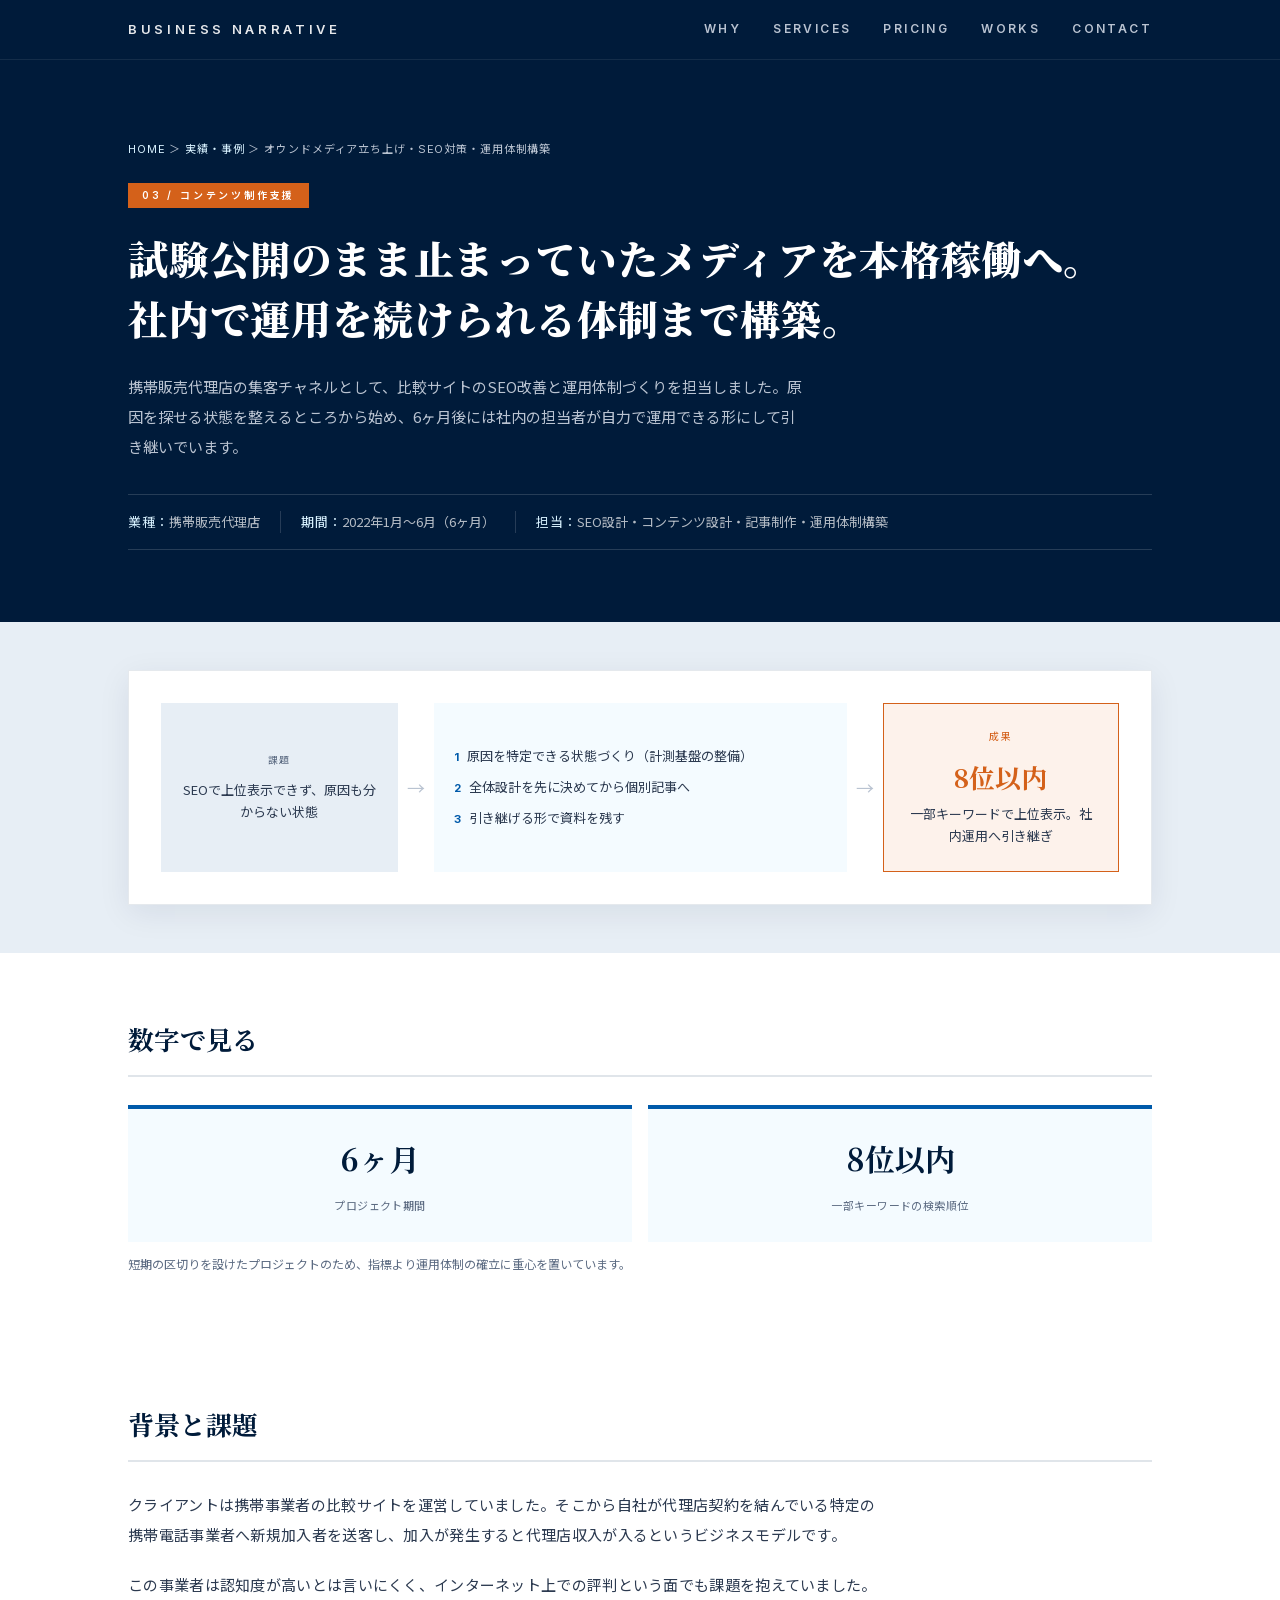
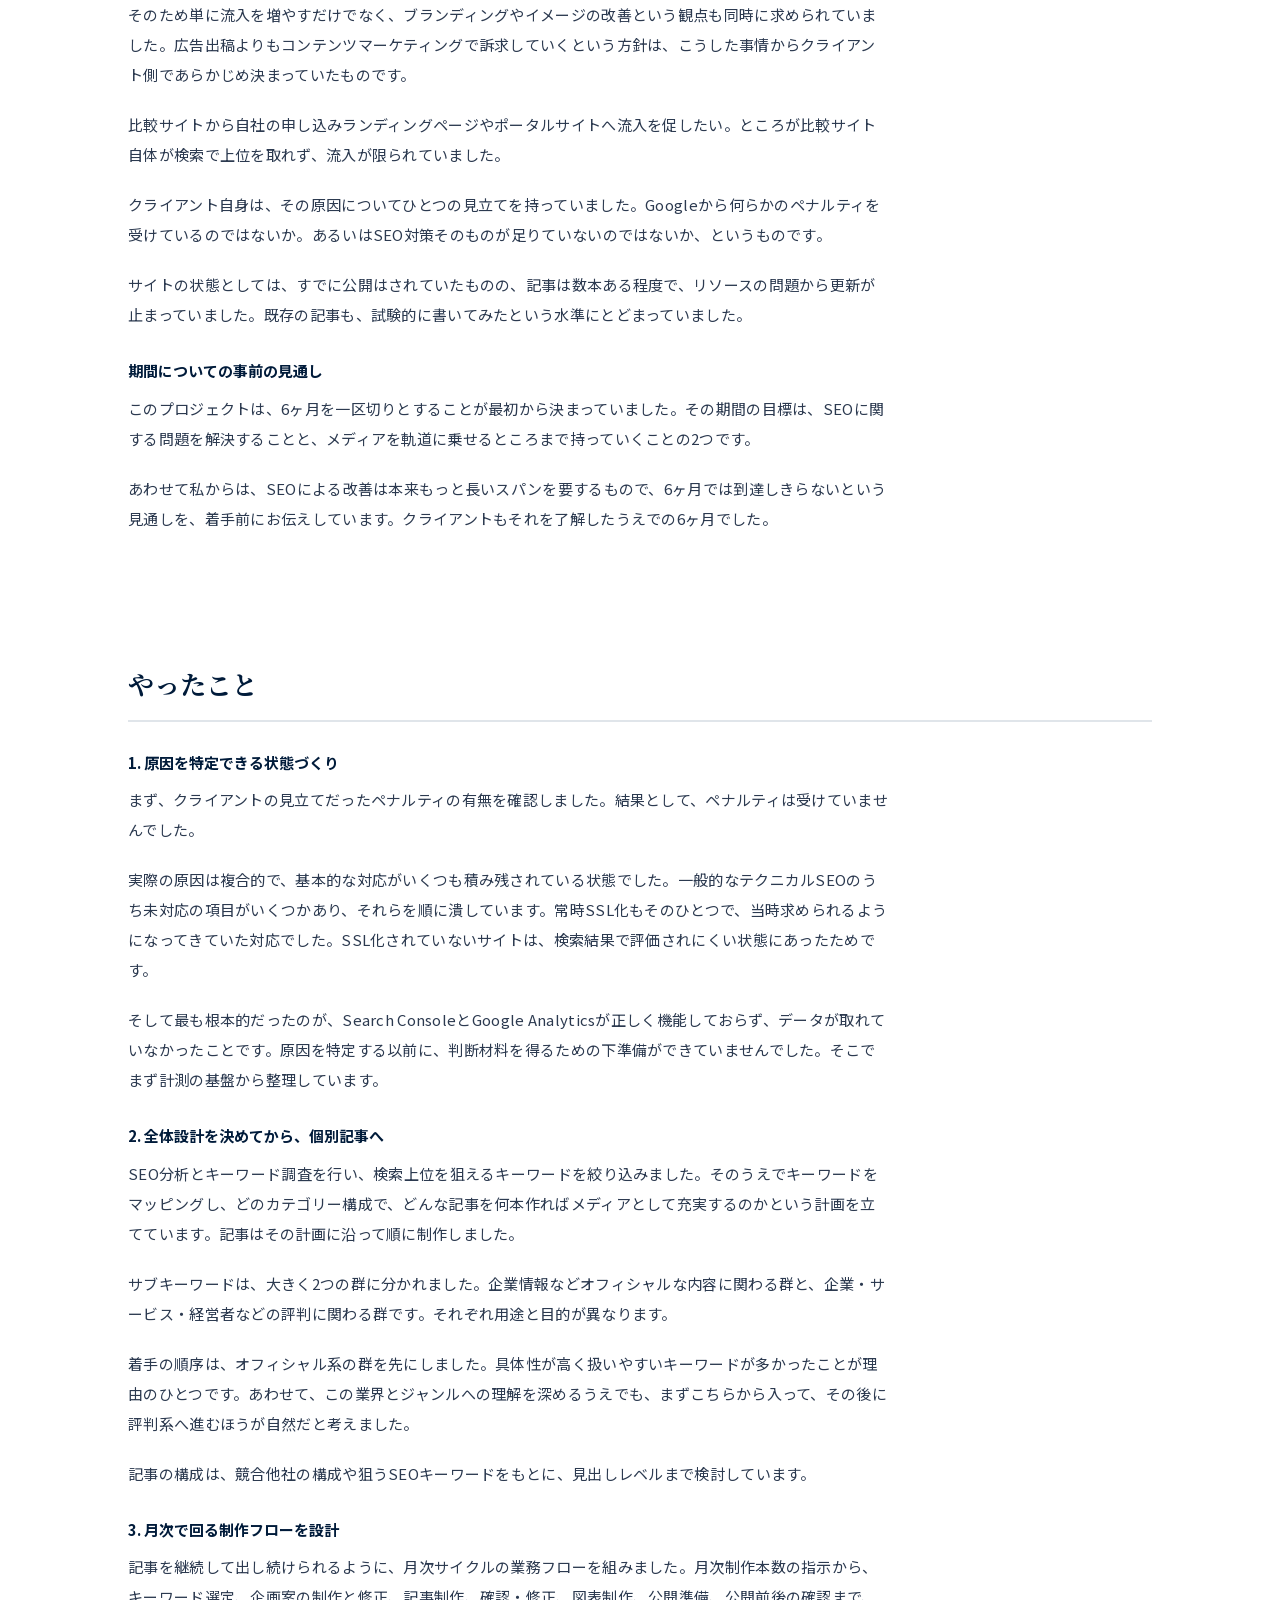
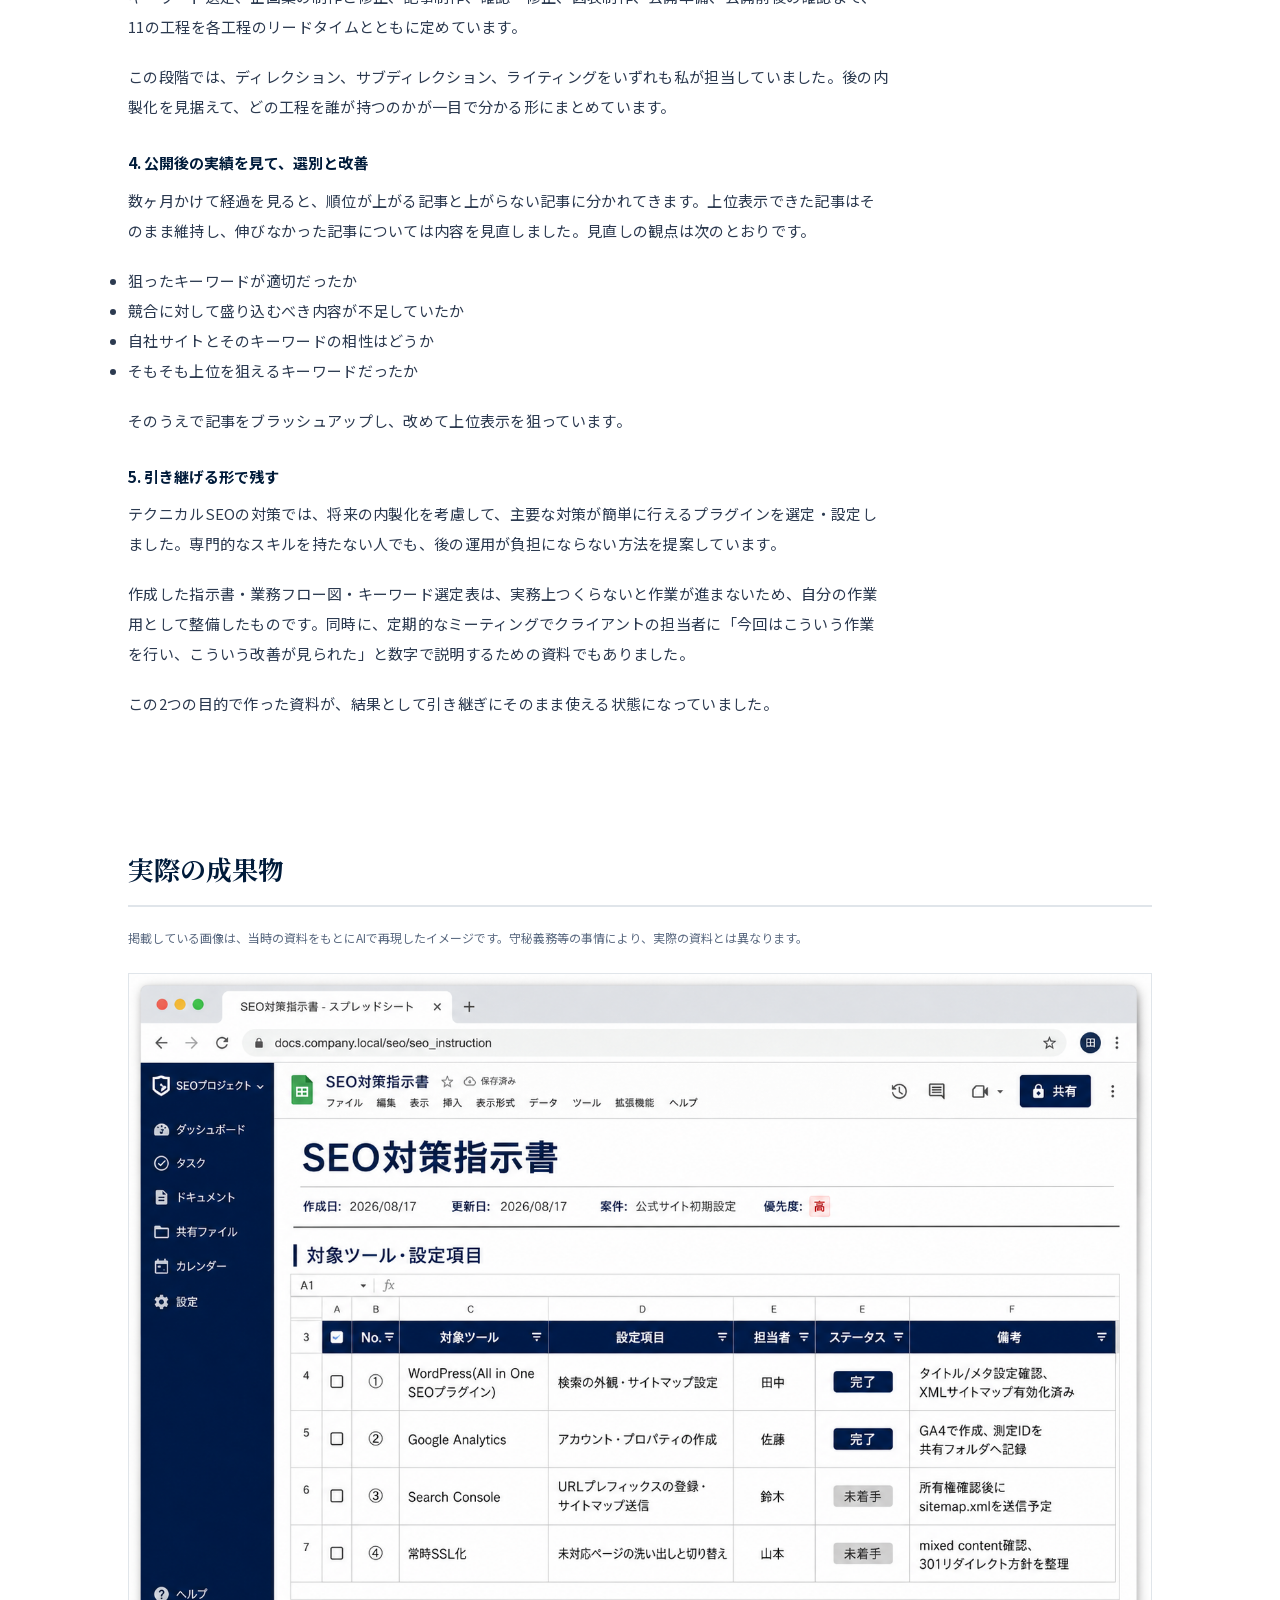
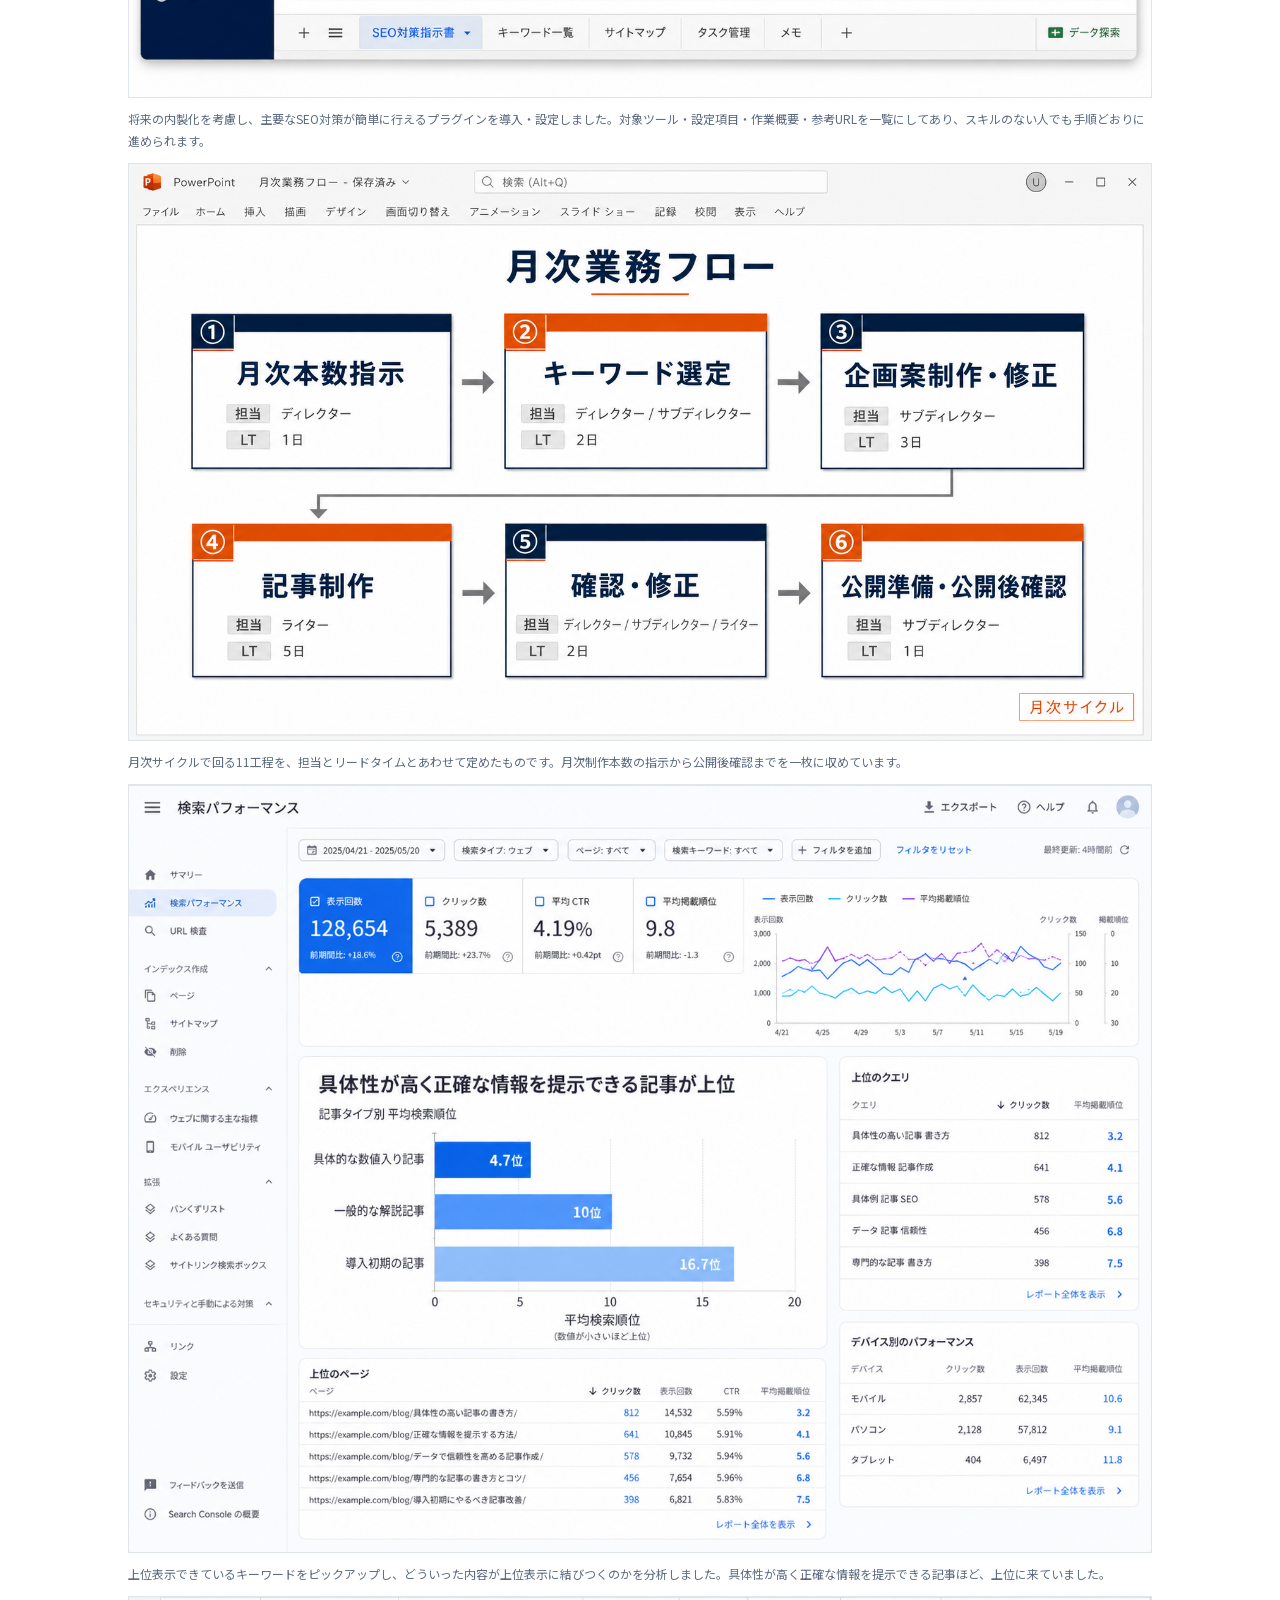
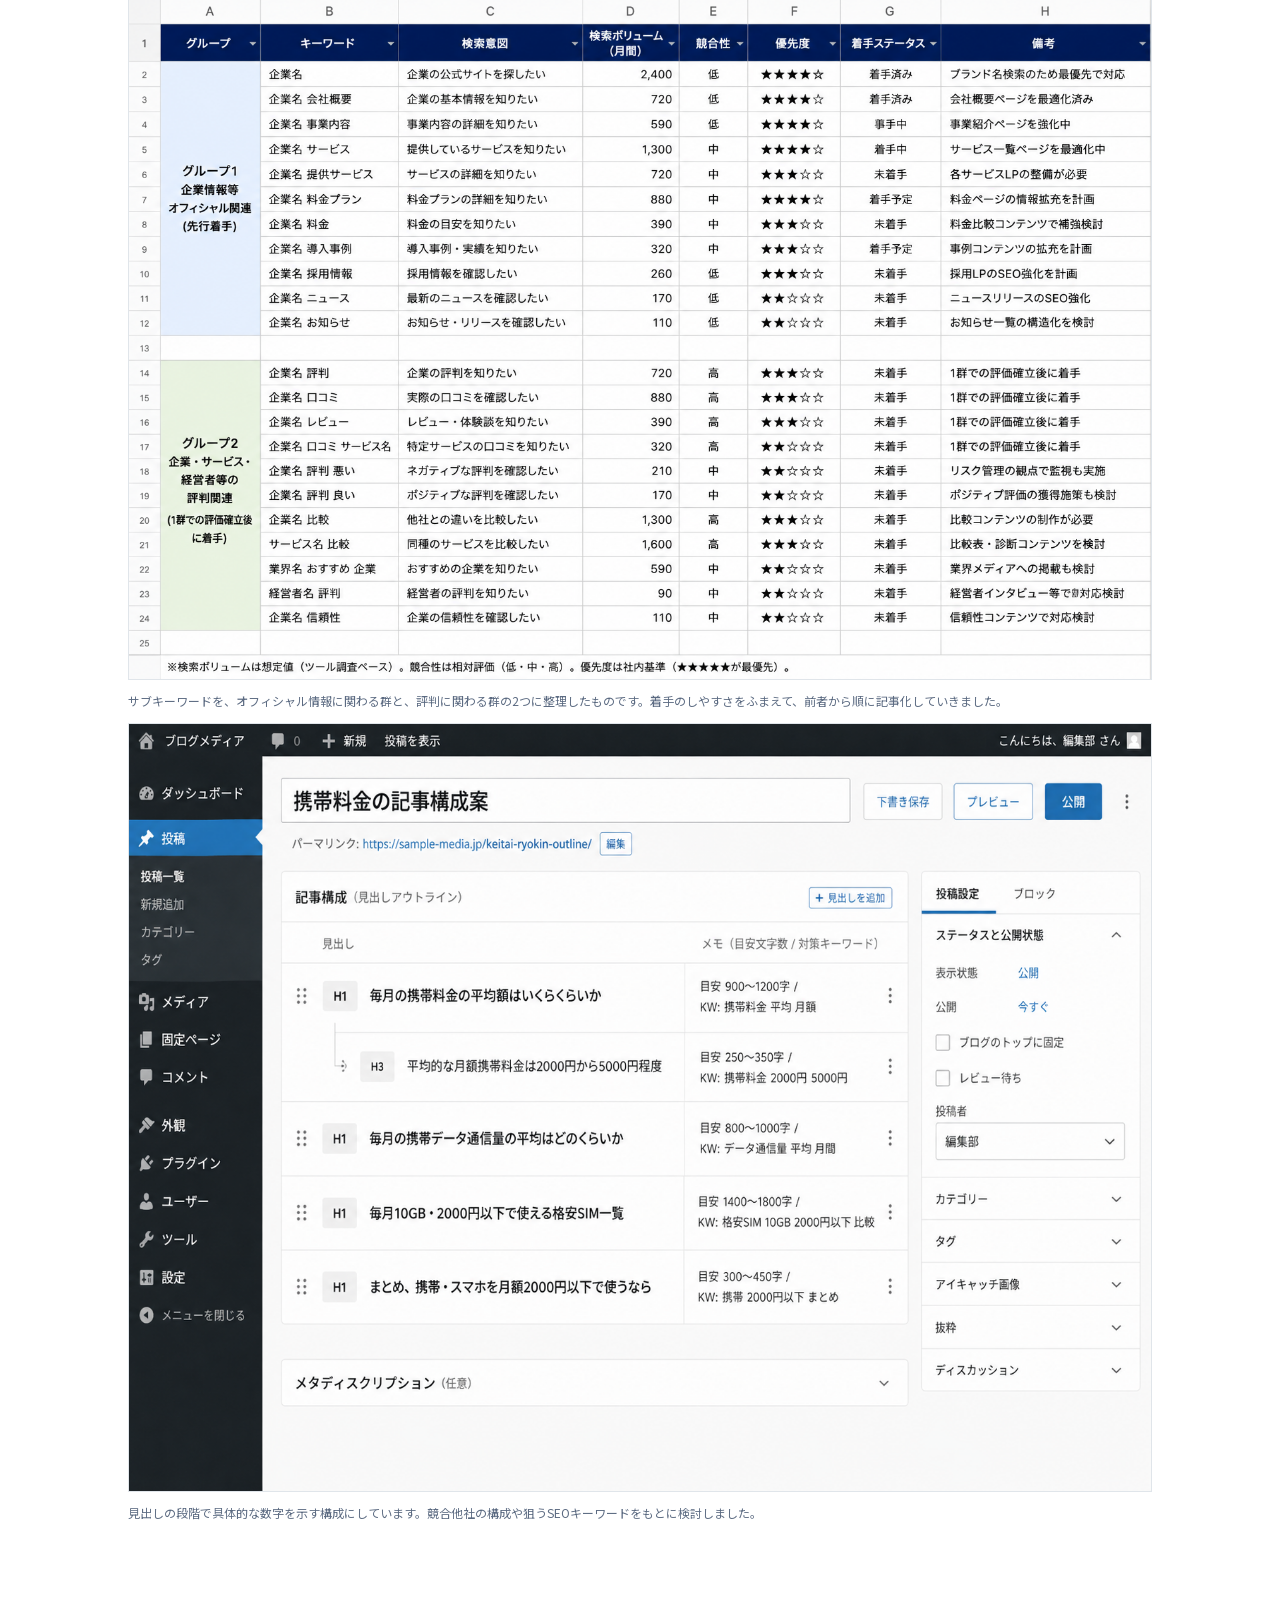
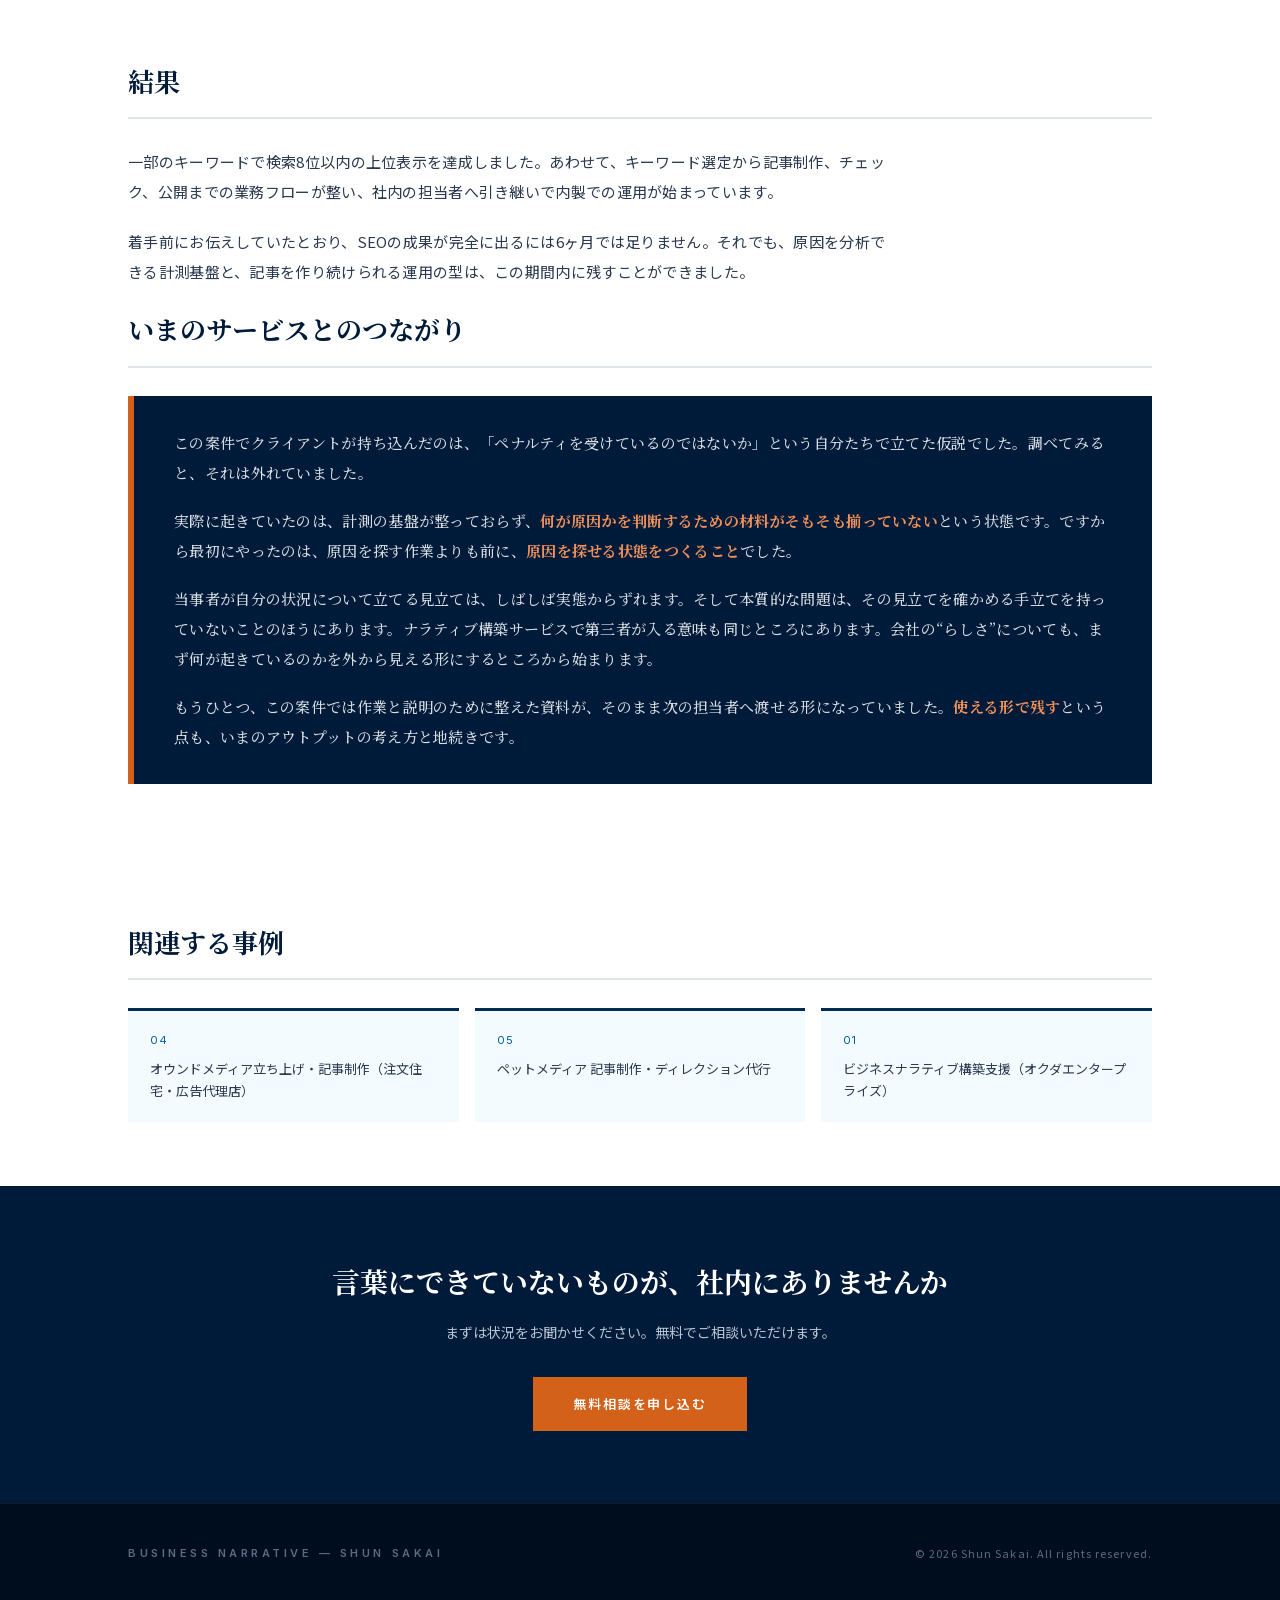
<file: works/mobile-agency.html>
<!DOCTYPE html><!--rGhWRo7hd8bySPUGqQpJ6--><html lang="ja" class="__variable_1ca127 __variable_236648 __variable_a2b843"><head><meta charSet="utf-8"/><meta name="viewport" content="width=device-width, initial-scale=1"/><link rel="preload" as="image" href="/works/mobile-agency/a-seo-instruction.png"/><link rel="preload" as="image" href="/works/mobile-agency/b-workflow-new.png"/><link rel="preload" as="image" href="/works/mobile-agency/c-search-console-new.png"/><link rel="preload" as="image" href="/works/mobile-agency/d-keywords-new.png"/><link rel="preload" as="image" href="/works/mobile-agency/e-toc-sample-new.png"/><link rel="stylesheet" href="/_next/static/css/14ac9a72d7a760b6.css" data-precedence="next"/><link rel="stylesheet" href="/_next/static/css/c4a810ec59f017fe.css" data-precedence="next"/><link rel="stylesheet" href="/_next/static/css/1c3a1a69ad47abbc.css" data-precedence="next"/><link rel="preload" as="script" fetchPriority="low" href="/_next/static/chunks/webpack-617a66320d40cda3.js"/><script src="/_next/static/chunks/4bd1b696-c023c6e3521b1417.js" async=""></script><script src="/_next/static/chunks/255-293e44824f2ec188.js" async=""></script><script src="/_next/static/chunks/main-app-a5774d5d8b8e9427.js" async=""></script><script src="/_next/static/chunks/619-ba102abea3e3d0e4.js" async=""></script><script src="/_next/static/chunks/app/works/mobile-agency/page-e7754779184bdeb1.js" async=""></script><title>オウンドメディア立ち上げ・SEO対策・運用体制構築｜実績・事例 | Business Narrative</title><meta name="description" content="携帯販売代理店の集客チャネルとして、比較サイトのSEO改善と運用体制づくりを担当。原因を探せる状態を整えるところから始め、6ヶ月後には社内の担当者が自力で運用できる形にして引き継ぎました。"/><meta property="og:title" content="Business Narrative | 企業の“らしさ”を言語化する"/><meta property="og:description" content="企業固有の“らしさ”を言語化し、人にもAIにも渡せる事業資産に整えるビジネスナラティブ構築支援。"/><meta property="og:locale" content="ja_JP"/><meta property="og:type" content="website"/><meta name="twitter:card" content="summary"/><meta name="twitter:title" content="Business Narrative | 企業の“らしさ”を言語化する"/><meta name="twitter:description" content="企業固有の“らしさ”を言語化し、人にもAIにも渡せる事業資産に整えるビジネスナラティブ構築支援。"/><link rel="icon" href="/icon.png"/><link rel="apple-touch-icon" href="/apple-icon.png"/><script src="/_next/static/chunks/polyfills-42372ed130431b0a.js" noModule=""></script></head><body><div hidden=""><!--$--><!--/$--></div><header class="site-header"><div class="header-inner"><a class="site-logo" href="/">BUSINESS<span> </span>NARRATIVE</a><nav class="header-nav"><a href="/#why">WHY</a><a href="/#services">SERVICES</a><a href="/#pricing">PRICING</a><a href="/#works">WORKS</a><a href="/#contact">CONTACT</a></nav></div></header><main><div class="case-hero"><div class="container"><p class="case-crumb"><a href="/">HOME</a> ＞<!-- --> <a href="/#works">実績・事例</a> ＞ <!-- -->オウンドメディア立ち上げ・SEO対策・運用体制構築</p><span class="case-tag">03<!-- --> / <!-- -->コンテンツ制作支援</span><h1 class="case-title">試験公開のまま止まっていたメディアを本格稼働へ。<br/>社内で運用を続けられる体制まで構築。</h1><p class="case-lead">携帯販売代理店の集客チャネルとして、比較サイトのSEO改善と運用体制づくりを担当しました。原因を探せる状態を整えるところから始め、6ヶ月後には社内の担当者が自力で運用できる形にして引き継いでいます。</p><div class="case-meta"><span class="case-meta-item"><span class="case-meta-label">業種<!-- -->：</span>携帯販売代理店</span><span class="case-meta-item"><span class="case-meta-label">期間<!-- -->：</span>2022年1月〜6月（6ヶ月）</span><span class="case-meta-item"><span class="case-meta-label">担当<!-- -->：</span>SEO設計・コンテンツ設計・記事制作・運用体制構築</span></div></div></div><div class="case-hero-visual"><div class="container"><div class="case-hero-visual-frame"><div class="glance"><div class="glance-block before"><span class="glance-label">課題</span><p class="glance-text">SEOで上位表示できず、原因も分からない状態</p></div><div class="glance-arrow">→</div><div class="glance-steps"><div class="glance-step"><span class="glance-step-num">1</span><span>原因を特定できる状態づくり（計測基盤の整備）</span></div><div class="glance-step"><span class="glance-step-num">2</span><span>全体設計を先に決めてから個別記事へ</span></div><div class="glance-step"><span class="glance-step-num">3</span><span>引き継げる形で資料を残す</span></div></div><div class="glance-arrow">→</div><div class="glance-block after"><span class="glance-label">成果</span><span class="glance-stat">8位以内</span><p class="glance-text">一部キーワードで上位表示。社内運用へ引き継ぎ</p></div></div></div></div></div><section class="case-section"><div class="container"><h2 class="case-section-title">数字で見る</h2><div class="case-stats"><div class="case-stat"><span class="case-stat-value">6ヶ月</span><span class="case-stat-label">プロジェクト期間</span></div><div class="case-stat"><span class="case-stat-value">8位以内</span><span class="case-stat-label">一部キーワードの検索順位</span></div></div><p class="case-stats-note">短期の区切りを設けたプロジェクトのため、指標より運用体制の確立に重心を置いています。</p></div></section><section class="case-section"><div class="container"><h2 class="case-section-title">背景と課題</h2><p class="case-body">クライアントは携帯事業者の比較サイトを運営していました。そこから自社が代理店契約を結んでいる特定の携帯電話事業者へ新規加入者を送客し、加入が発生すると代理店収入が入るというビジネスモデルです。</p><p class="case-body">この事業者は認知度が高いとは言いにくく、インターネット上での評判という面でも課題を抱えていました。そのため単に流入を増やすだけでなく、ブランディングやイメージの改善という観点も同時に求められていました。広告出稿よりもコンテンツマーケティングで訴求していくという方針は、こうした事情からクライアント側であらかじめ決まっていたものです。</p><p class="case-body">比較サイトから自社の申し込みランディングページやポータルサイトへ流入を促したい。ところが比較サイト自体が検索で上位を取れず、流入が限られていました。</p><p class="case-body">クライアント自身は、その原因についてひとつの見立てを持っていました。Googleから何らかのペナルティを受けているのではないか。あるいはSEO対策そのものが足りていないのではないか、というものです。</p><p class="case-body">サイトの状態としては、すでに公開はされていたものの、記事は数本ある程度で、リソースの問題から更新が止まっていました。既存の記事も、試験的に書いてみたという水準にとどまっていました。</p><h3 class="case-subheading">期間についての事前の見通し</h3><p class="case-body">このプロジェクトは、6ヶ月を一区切りとすることが最初から決まっていました。その期間の目標は、SEOに関する問題を解決することと、メディアを軌道に乗せるところまで持っていくことの2つです。</p><p class="case-body">あわせて私からは、SEOによる改善は本来もっと長いスパンを要するもので、6ヶ月では到達しきらないという見通しを、着手前にお伝えしています。クライアントもそれを了解したうえでの6ヶ月でした。</p></div></section><section class="case-section"><div class="container"><h2 class="case-section-title">やったこと</h2><h3 class="case-subheading">1. 原因を特定できる状態づくり</h3><p class="case-body">まず、クライアントの見立てだったペナルティの有無を確認しました。結果として、ペナルティは受けていませんでした。</p><p class="case-body">実際の原因は複合的で、基本的な対応がいくつも積み残されている状態でした。一般的なテクニカルSEOのうち未対応の項目がいくつかあり、それらを順に潰しています。常時SSL化もそのひとつで、当時求められるようになってきていた対応でした。SSL化されていないサイトは、検索結果で評価されにくい状態にあったためです。</p><p class="case-body">そして最も根本的だったのが、Search ConsoleとGoogle Analyticsが正しく機能しておらず、データが取れていなかったことです。原因を特定する以前に、判断材料を得るための下準備ができていませんでした。そこでまず計測の基盤から整理しています。</p><h3 class="case-subheading">2. 全体設計を決めてから、個別記事へ</h3><p class="case-body">SEO分析とキーワード調査を行い、検索上位を狙えるキーワードを絞り込みました。そのうえでキーワードをマッピングし、どのカテゴリー構成で、どんな記事を何本作ればメディアとして充実するのかという計画を立てています。記事はその計画に沿って順に制作しました。</p><p class="case-body">サブキーワードは、大きく2つの群に分かれました。企業情報などオフィシャルな内容に関わる群と、企業・サービス・経営者などの評判に関わる群です。それぞれ用途と目的が異なります。</p><p class="case-body">着手の順序は、オフィシャル系の群を先にしました。具体性が高く扱いやすいキーワードが多かったことが理由のひとつです。あわせて、この業界とジャンルへの理解を深めるうえでも、まずこちらから入って、その後に評判系へ進むほうが自然だと考えました。</p><p class="case-body">記事の構成は、競合他社の構成や狙うSEOキーワードをもとに、見出しレベルまで検討しています。</p><h3 class="case-subheading">3. 月次で回る制作フローを設計</h3><p class="case-body">記事を継続して出し続けられるように、月次サイクルの業務フローを組みました。月次制作本数の指示から、キーワード選定、企画案の制作と修正、記事制作、確認・修正、図表制作、公開準備、公開前後の確認まで、11の工程を各工程のリードタイムとともに定めています。</p><p class="case-body">この段階では、ディレクション、サブディレクション、ライティングをいずれも私が担当していました。後の内製化を見据えて、どの工程を誰が持つのかが一目で分かる形にまとめています。</p><h3 class="case-subheading">4. 公開後の実績を見て、選別と改善</h3><p class="case-body">数ヶ月かけて経過を見ると、順位が上がる記事と上がらない記事に分かれてきます。上位表示できた記事はそのまま維持し、伸びなかった記事については内容を見直しました。見直しの観点は次のとおりです。</p><ul class="case-body"><li>狙ったキーワードが適切だったか</li><li>競合に対して盛り込むべき内容が不足していたか</li><li>自社サイトとそのキーワードの相性はどうか</li><li>そもそも上位を狙えるキーワードだったか</li></ul><p class="case-body">そのうえで記事をブラッシュアップし、改めて上位表示を狙っています。</p><h3 class="case-subheading">5. 引き継げる形で残す</h3><p class="case-body">テクニカルSEOの対策では、将来の内製化を考慮して、主要な対策が簡単に行えるプラグインを選定・設定しました。専門的なスキルを持たない人でも、後の運用が負担にならない方法を提案しています。</p><p class="case-body">作成した指示書・業務フロー図・キーワード選定表は、実務上つくらないと作業が進まないため、自分の作業用として整備したものです。同時に、定期的なミーティングでクライアントの担当者に「今回はこういう作業を行い、こういう改善が見られた」と数字で説明するための資料でもありました。</p><p class="case-body">この2つの目的で作った資料が、結果として引き継ぎにそのまま使える状態になっていました。</p></div></section><section class="case-section"><div class="container"><h2 class="case-section-title">実際の成果物</h2><p class="case-figure-note">掲載している画像は、当時の資料をもとにAIで再現したイメージです。守秘義務等の事情により、実際の資料とは異なります。</p><div class="case-figure"><img src="/works/mobile-agency/a-seo-instruction.png" alt="テクニカルSEO対策指示書"/><p class="case-caption">将来の内製化を考慮し、主要なSEO対策が簡単に行えるプラグインを導入・設定しました。対象ツール・設定項目・作業概要・参考URLを一覧にしてあり、スキルのない人でも手順どおりに進められます。</p></div><div class="case-figure"><img src="/works/mobile-agency/b-workflow-new.png" alt="記事制作の業務フロー（月次サイクル）"/><p class="case-caption">月次サイクルで回る11工程を、担当とリードタイムとあわせて定めたものです。月次制作本数の指示から公開後確認までを一枚に収めています。</p></div><div class="case-figure"><img src="/works/mobile-agency/c-search-console-new.png" alt="Search Consoleを用いた分析"/><p class="case-caption">上位表示できているキーワードをピックアップし、どういった内容が上位表示に結びつくのかを分析しました。具体性が高く正確な情報を提示できる記事ほど、上位に来ていました。</p></div><div class="case-figure"><img src="/works/mobile-agency/d-keywords-new.png" alt="キーワード選定表"/><p class="case-caption">サブキーワードを、オフィシャル情報に関わる群と、評判に関わる群の2つに整理したものです。着手のしやすさをふまえて、前者から順に記事化していきました。</p></div><div class="case-figure"><img src="/works/mobile-agency/e-toc-sample-new.png" alt="記事の目次サンプル"/><p class="case-caption">見出しの段階で具体的な数字を示す構成にしています。競合他社の構成や狙うSEOキーワードをもとに検討しました。</p></div></div></section><section class="case-section"><div class="container"><h2 class="case-section-title">結果</h2><p class="case-body">一部のキーワードで検索8位以内の上位表示を達成しました。あわせて、キーワード選定から記事制作、チェック、公開までの業務フローが整い、社内の担当者へ引き継いで内製での運用が始まっています。</p><p class="case-body">着手前にお伝えしていたとおり、SEOの成果が完全に出るには6ヶ月では足りません。それでも、原因を分析できる計測基盤と、記事を作り続けられる運用の型は、この期間内に残すことができました。</p><h2 class="case-section-title">いまのサービスとのつながり</h2><div class="case-bridge"><p>この案件でクライアントが持ち込んだのは、「ペナルティを受けているのではないか」という自分たちで立てた仮説でした。調べてみると、それは外れていました。</p><p>実際に起きていたのは、計測の基盤が整っておらず、<strong>何が原因かを判断するための材料がそもそも揃っていない</strong>という状態です。ですから最初にやったのは、原因を探す作業よりも前に、<strong>原因を探せる状態をつくること</strong>でした。</p><p>当事者が自分の状況について立てる見立ては、しばしば実態からずれます。そして本質的な問題は、その見立てを確かめる手立てを持っていないことのほうにあります。ナラティブ構築サービスで第三者が入る意味も同じところにあります。会社の“らしさ”についても、まず何が起きているのかを外から見える形にするところから始まります。</p><p>もうひとつ、この案件では作業と説明のために整えた資料が、そのまま次の担当者へ渡せる形になっていました。<strong>使える形で残す</strong>という点も、いまのアウトプットの考え方と地続きです。</p></div></div></section><section class="case-section"><div class="container"><h2 class="case-section-title">関連する事例</h2><div class="case-related"><a class="case-related-item" href="/works/custom-home"><span class="case-related-num">04</span>オウンドメディア立ち上げ・記事制作（注文住宅・広告代理店）</a><a class="case-related-item" href="/works/petmedia"><span class="case-related-num">05</span>ペットメディア 記事制作・ディレクション代行</a><a class="case-related-item" href="/works/okuda-enterprise"><span class="case-related-num">01</span>ビジネスナラティブ構築支援（オクダエンタープライズ）</a></div></div></section><div class="case-cta"><p class="case-cta-title">言葉にできていないものが、社内にありませんか</p><p class="case-cta-body">まずは状況をお聞かせください。無料でご相談いただけます。</p><a href="/#contact" class="case-cta-btn">無料相談を申し込む</a></div><!--$--><!--/$--></main><footer class="site-footer"><div class="footer-inner"><span class="footer-logo">BUSINESS NARRATIVE — SHUN SAKAI</span><span class="footer-copy">© <!-- -->2026<!-- --> Shun Sakai. All rights reserved.</span></div></footer><script src="/_next/static/chunks/webpack-617a66320d40cda3.js" id="_R_" async=""></script><script>(self.__next_f=self.__next_f||[]).push([0])</script><script>self.__next_f.push([1,"1:\"$Sreact.fragment\"\n2:I[2619,[\"619\",\"static/chunks/619-ba102abea3e3d0e4.js\",\"778\",\"static/chunks/app/works/mobile-agency/page-e7754779184bdeb1.js\"],\"\"]\n3:I[9766,[],\"\"]\n4:I[8924,[],\"\"]\nf:I[7150,[],\"\"]\n:HL[\"/_next/static/css/14ac9a72d7a760b6.css\",\"style\"]\n:HL[\"/_next/static/css/c4a810ec59f017fe.css\",\"style\"]\n:HL[\"/_next/static/css/1c3a1a69ad47abbc.css\",\"style\"]\n"])</script><script>self.__next_f.push([1,"0:{\"P\":null,\"b\":\"rGhWRo7hd8bySPUGqQpJ6\",\"p\":\"\",\"c\":[\"\",\"works\",\"mobile-agency\"],\"i\":false,\"f\":[[[\"\",{\"children\":[\"works\",{\"children\":[\"mobile-agency\",{\"children\":[\"__PAGE__\",{}]}]}]},\"$undefined\",\"$undefined\",true],[\"\",[\"$\",\"$1\",\"c\",{\"children\":[[[\"$\",\"link\",\"0\",{\"rel\":\"stylesheet\",\"href\":\"/_next/static/css/14ac9a72d7a760b6.css\",\"precedence\":\"next\",\"crossOrigin\":\"$undefined\",\"nonce\":\"$undefined\"}],[\"$\",\"link\",\"1\",{\"rel\":\"stylesheet\",\"href\":\"/_next/static/css/c4a810ec59f017fe.css\",\"precedence\":\"next\",\"crossOrigin\":\"$undefined\",\"nonce\":\"$undefined\"}],[\"$\",\"link\",\"2\",{\"rel\":\"stylesheet\",\"href\":\"/_next/static/css/1c3a1a69ad47abbc.css\",\"precedence\":\"next\",\"crossOrigin\":\"$undefined\",\"nonce\":\"$undefined\"}]],[\"$\",\"html\",null,{\"lang\":\"ja\",\"className\":\"__variable_1ca127 __variable_236648 __variable_a2b843\",\"children\":[\"$\",\"body\",null,{\"children\":[[\"$\",\"header\",null,{\"className\":\"site-header\",\"children\":[\"$\",\"div\",null,{\"className\":\"header-inner\",\"children\":[[\"$\",\"$L2\",null,{\"href\":\"/\",\"className\":\"site-logo\",\"children\":[\"BUSINESS\",[\"$\",\"span\",null,{\"children\":\" \"}],\"NARRATIVE\"]}],[\"$\",\"nav\",null,{\"className\":\"header-nav\",\"children\":[[\"$\",\"a\",\"/#why\",{\"href\":\"/#why\",\"children\":\"WHY\"}],[\"$\",\"a\",\"/#services\",{\"href\":\"/#services\",\"children\":\"SERVICES\"}],[\"$\",\"a\",\"/#pricing\",{\"href\":\"/#pricing\",\"children\":\"PRICING\"}],[\"$\",\"a\",\"/#works\",{\"href\":\"/#works\",\"children\":\"WORKS\"}],[\"$\",\"a\",\"/#contact\",{\"href\":\"/#contact\",\"children\":\"CONTACT\"}]]}]]}]}],[\"$\",\"main\",null,{\"children\":[\"$\",\"$L3\",null,{\"parallelRouterKey\":\"children\",\"error\":\"$undefined\",\"errorStyles\":\"$undefined\",\"errorScripts\":\"$undefined\",\"template\":[\"$\",\"$L4\",null,{}],\"templateStyles\":\"$undefined\",\"templateScripts\":\"$undefined\",\"notFound\":[[[\"$\",\"title\",null,{\"children\":\"404: This page could not be found.\"}],[\"$\",\"div\",null,{\"style\":{\"fontFamily\":\"system-ui,\\\"Segoe UI\\\",Roboto,Helvetica,Arial,sans-serif,\\\"Apple Color Emoji\\\",\\\"Segoe UI Emoji\\\"\",\"height\":\"100vh\",\"textAlign\":\"center\",\"display\":\"flex\",\"flexDirection\":\"column\",\"alignItems\":\"center\",\"justifyContent\":\"center\"},\"children\":[\"$\",\"div\",null,{\"children\":[[\"$\",\"style\",null,{\"dangerouslySetInnerHTML\":{\"__html\":\"body{color:#000;background:#fff;margin:0}.next-error-h1{border-right:1px solid rgba(0,0,0,.3)}@media (prefers-color-scheme:dark){body{color:#fff;background:#000}.next-error-h1{border-right:1px solid rgba(255,255,255,.3)}}\"}}],[\"$\",\"h1\",null,{\"className\":\"next-error-h1\",\"style\":{\"display\":\"inline-block\",\"margin\":\"0 20px 0 0\",\"padding\":\"0 23px 0 0\",\"fontSize\":24,\"fontWeight\":500,\"verticalAlign\":\"top\",\"lineHeight\":\"49px\"},\"children\":404}],[\"$\",\"div\",null,{\"style\":{\"display\":\"inline-block\"},\"children\":[\"$\",\"h2\",null,{\"style\":{\"fontSize\":14,\"fontWeight\":400,\"lineHeight\":\"49px\",\"margin\":0},\"children\":\"This page could not be found.\"}]}]]}]}]],[]],\"forbidden\":\"$undefined\",\"unauthorized\":\"$undefined\"}]}],[\"$\",\"footer\",null,{\"className\":\"site-footer\",\"children\":[\"$\",\"div\",null,{\"className\":\"footer-inner\",\"children\":[[\"$\",\"span\",null,{\"className\":\"footer-logo\",\"children\":\"BUSINESS NARRATIVE — SHUN SAKAI\"}],[\"$\",\"span\",null,{\"className\":\"footer-copy\",\"children\":[\"© \",2026,\" Shun Sakai. All rights reserved.\"]}]]}]}]]}]}]]}],{\"children\":[\"works\",[\"$\",\"$1\",\"c\",{\"children\":[null,[\"$\",\"$L3\",null,{\"parallelRouterKey\":\"children\",\"error\":\"$undefined\",\"errorStyles\":\"$undefined\",\"errorScripts\":\"$undefined\",\"template\":[\"$\",\"$L4\",null,{}],\"templateStyles\":\"$undefined\",\"templateScripts\":\"$undefined\",\"notFound\":\"$undefined\",\"forbidden\":\"$undefined\",\"unauthorized\":\"$undefined\"}]]}],{\"children\":[\"mobile-agency\",[\"$\",\"$1\",\"c\",{\"children\":[null,[\"$\",\"$L3\",null,{\"parallelRouterKey\":\"children\",\"error\":\"$undefined\",\"errorStyles\":\"$undefined\",\"errorScripts\":\"$undefined\",\"template\":[\"$\",\"$L4\",null,{}],\"templateStyles\":\"$undefined\",\"templateScripts\":\"$undefined\",\"notFound\":\"$undefined\",\"forbidden\":\"$undefined\",\"unauthorized\":\"$undefined\"}]]}],{\"children\":[\"__PAGE__\",[\"$\",\"$1\",\"c\",{\"children\":[[[\"$\",\"div\",null,{\"className\":\"case-hero\",\"children\":[\"$\",\"div\",null,{\"className\":\"container\",\"children\":[[\"$\",\"p\",null,{\"className\":\"case-crumb\",\"children\":[[\"$\",\"$L2\",null,{\"href\":\"/\",\"children\":\"HOME\"}],\" ＞\",\" \",[\"$\",\"a\",null,{\"href\":\"/#works\",\"children\":\"実績・事例\"}],\" ＞ \",\"オウンドメディア立ち上げ・SEO対策・運用体制構築\"]}],[\"$\",\"span\",null,{\"className\":\"case-tag\",\"children\":[\"03\",\" / \",\"コンテンツ制作支援\"]}],[\"$\",\"h1\",null,{\"className\":\"case-title\",\"children\":[\"試験公開のまま止まっていたメディアを本格稼働へ。\",[\"$\",\"br\",null,{}],\"社内で運用を続けられる体制まで構築。\"]}],[\"$\",\"p\",null,{\"className\":\"case-lead\",\"children\":\"携帯販売代理店の集客チャネルとして、比較サイトのSEO改善と運用体制づくりを担当しました。原因を探せる状態を整えるところから始め、6ヶ月後には社内の担当者が自力で運用できる形にして引き継いでいます。\"}],[\"$\",\"div\",null,{\"className\":\"case-meta\",\"children\":[[\"$\",\"span\",\"業種\",{\"className\":\"case-meta-item\",\"children\":[[\"$\",\"span\",null,{\"className\":\"case-meta-label\",\"children\":[\"業種\",\"：\"]}],\"携帯販売代理店\"]}],[\"$\",\"span\",\"期間\",{\"className\":\"case-meta-item\",\"children\":[[\"$\",\"span\",null,{\"className\":\"case-meta-label\",\"children\":[\"期間\",\"：\"]}],\"2022年1月〜6月（6ヶ月）\"]}],[\"$\",\"span\",\"担当\",{\"className\":\"case-meta-item\",\"children\":[[\"$\",\"span\",null,{\"className\":\"case-meta-label\",\"children\":[\"担当\",\"：\"]}],\"SEO設計・コンテンツ設計・記事制作・運用体制構築\"]}]]}]]}]}],\"$L5\",\"$L6\",\"$L7\",\"$L8\",\"$L9\",\"$La\",\"$Lb\",\"$Lc\"],null,\"$Ld\"]}],{},null,false]},null,false]},null,false]},null,false],\"$Le\",false]],\"m\":\"$undefined\",\"G\":[\"$f\",[]],\"s\":false,\"S\":true}\n"])</script><script>self.__next_f.push([1,"10:I[4431,[],\"OutletBoundary\"]\n12:I[5278,[],\"AsyncMetadataOutlet\"]\n14:I[4431,[],\"ViewportBoundary\"]\n16:I[4431,[],\"MetadataBoundary\"]\n17:\"$Sreact.suspense\"\n"])</script><script>self.__next_f.push([1,"5:[\"$\",\"div\",null,{\"className\":\"case-hero-visual\",\"children\":[\"$\",\"div\",null,{\"className\":\"container\",\"children\":[[\"$\",\"div\",null,{\"className\":\"case-hero-visual-frame\",\"children\":[\"$\",\"div\",null,{\"className\":\"glance\",\"children\":[[\"$\",\"div\",null,{\"className\":\"glance-block before\",\"children\":[[\"$\",\"span\",null,{\"className\":\"glance-label\",\"children\":\"課題\"}],[\"$\",\"p\",null,{\"className\":\"glance-text\",\"children\":\"SEOで上位表示できず、原因も分からない状態\"}]]}],[\"$\",\"div\",null,{\"className\":\"glance-arrow\",\"children\":\"→\"}],[\"$\",\"div\",null,{\"className\":\"glance-steps\",\"children\":[[\"$\",\"div\",\"0\",{\"className\":\"glance-step\",\"children\":[[\"$\",\"span\",null,{\"className\":\"glance-step-num\",\"children\":1}],[\"$\",\"span\",null,{\"children\":\"原因を特定できる状態づくり（計測基盤の整備）\"}]]}],[\"$\",\"div\",\"1\",{\"className\":\"glance-step\",\"children\":[[\"$\",\"span\",null,{\"className\":\"glance-step-num\",\"children\":2}],[\"$\",\"span\",null,{\"children\":\"全体設計を先に決めてから個別記事へ\"}]]}],[\"$\",\"div\",\"2\",{\"className\":\"glance-step\",\"children\":[[\"$\",\"span\",null,{\"className\":\"glance-step-num\",\"children\":3}],[\"$\",\"span\",null,{\"children\":\"引き継げる形で資料を残す\"}]]}]]}],[\"$\",\"div\",null,{\"className\":\"glance-arrow\",\"children\":\"→\"}],[\"$\",\"div\",null,{\"className\":\"glance-block after\",\"children\":[[\"$\",\"span\",null,{\"className\":\"glance-label\",\"children\":\"成果\"}],[\"$\",\"span\",null,{\"className\":\"glance-stat\",\"children\":\"8位以内\"}],[\"$\",\"p\",null,{\"className\":\"glance-text\",\"children\":\"一部キーワードで上位表示。社内運用へ引き継ぎ\"}]]}]]}]}],\"$undefined\"]}]}]\n"])</script><script>self.__next_f.push([1,"6:[\"$\",\"section\",null,{\"className\":\"case-section\",\"children\":[\"$\",\"div\",null,{\"className\":\"container\",\"children\":[[\"$\",\"h2\",null,{\"className\":\"case-section-title\",\"children\":\"数字で見る\"}],[\"$undefined\",[\"$\",\"div\",null,{\"className\":\"case-stats\",\"children\":[[\"$\",\"div\",\"プロジェクト期間\",{\"className\":\"case-stat\",\"children\":[[\"$\",\"span\",null,{\"className\":\"case-stat-value\",\"children\":\"6ヶ月\"}],[\"$\",\"span\",null,{\"className\":\"case-stat-label\",\"children\":\"プロジェクト期間\"}]]}],[\"$\",\"div\",\"一部キーワードの検索順位\",{\"className\":\"case-stat\",\"children\":[[\"$\",\"span\",null,{\"className\":\"case-stat-value\",\"children\":\"8位以内\"}],[\"$\",\"span\",null,{\"className\":\"case-stat-label\",\"children\":\"一部キーワードの検索順位\"}]]}]]}],[\"$\",\"p\",null,{\"className\":\"case-stats-note\",\"children\":\"短期の区切りを設けたプロジェクトのため、指標より運用体制の確立に重心を置いています。\"}]]]}]}]\n"])</script><script>self.__next_f.push([1,"7:[\"$\",\"section\",null,{\"className\":\"case-section\",\"children\":[\"$\",\"div\",null,{\"className\":\"container\",\"children\":[[\"$\",\"h2\",null,{\"className\":\"case-section-title\",\"children\":\"背景と課題\"}],[\"$\",\"p\",null,{\"className\":\"case-body\",\"children\":\"クライアントは携帯事業者の比較サイトを運営していました。そこから自社が代理店契約を結んでいる特定の携帯電話事業者へ新規加入者を送客し、加入が発生すると代理店収入が入るというビジネスモデルです。\"}],[\"$\",\"p\",null,{\"className\":\"case-body\",\"children\":\"この事業者は認知度が高いとは言いにくく、インターネット上での評判という面でも課題を抱えていました。そのため単に流入を増やすだけでなく、ブランディングやイメージの改善という観点も同時に求められていました。広告出稿よりもコンテンツマーケティングで訴求していくという方針は、こうした事情からクライアント側であらかじめ決まっていたものです。\"}],[\"$\",\"p\",null,{\"className\":\"case-body\",\"children\":\"比較サイトから自社の申し込みランディングページやポータルサイトへ流入を促したい。ところが比較サイト自体が検索で上位を取れず、流入が限られていました。\"}],[\"$\",\"p\",null,{\"className\":\"case-body\",\"children\":\"クライアント自身は、その原因についてひとつの見立てを持っていました。Googleから何らかのペナルティを受けているのではないか。あるいはSEO対策そのものが足りていないのではないか、というものです。\"}],[\"$\",\"p\",null,{\"className\":\"case-body\",\"children\":\"サイトの状態としては、すでに公開はされていたものの、記事は数本ある程度で、リソースの問題から更新が止まっていました。既存の記事も、試験的に書いてみたという水準にとどまっていました。\"}],[\"$\",\"h3\",null,{\"className\":\"case-subheading\",\"children\":\"期間についての事前の見通し\"}],[\"$\",\"p\",null,{\"className\":\"case-body\",\"children\":\"このプロジェクトは、6ヶ月を一区切りとすることが最初から決まっていました。その期間の目標は、SEOに関する問題を解決することと、メディアを軌道に乗せるところまで持っていくことの2つです。\"}],[\"$\",\"p\",null,{\"className\":\"case-body\",\"children\":\"あわせて私からは、SEOによる改善は本来もっと長いスパンを要するもので、6ヶ月では到達しきらないという見通しを、着手前にお伝えしています。クライアントもそれを了解したうえでの6ヶ月でした。\"}]]}]}]\n"])</script><script>self.__next_f.push([1,"8:[\"$\",\"section\",null,{\"className\":\"case-section\",\"children\":[\"$\",\"div\",null,{\"className\":\"container\",\"children\":[[\"$\",\"h2\",null,{\"className\":\"case-section-title\",\"children\":\"やったこと\"}],[\"$\",\"h3\",null,{\"className\":\"case-subheading\",\"children\":\"1. 原因を特定できる状態づくり\"}],[\"$\",\"p\",null,{\"className\":\"case-body\",\"children\":\"まず、クライアントの見立てだったペナルティの有無を確認しました。結果として、ペナルティは受けていませんでした。\"}],[\"$\",\"p\",null,{\"className\":\"case-body\",\"children\":\"実際の原因は複合的で、基本的な対応がいくつも積み残されている状態でした。一般的なテクニカルSEOのうち未対応の項目がいくつかあり、それらを順に潰しています。常時SSL化もそのひとつで、当時求められるようになってきていた対応でした。SSL化されていないサイトは、検索結果で評価されにくい状態にあったためです。\"}],[\"$\",\"p\",null,{\"className\":\"case-body\",\"children\":\"そして最も根本的だったのが、Search ConsoleとGoogle Analyticsが正しく機能しておらず、データが取れていなかったことです。原因を特定する以前に、判断材料を得るための下準備ができていませんでした。そこでまず計測の基盤から整理しています。\"}],[\"$\",\"h3\",null,{\"className\":\"case-subheading\",\"children\":\"2. 全体設計を決めてから、個別記事へ\"}],[\"$\",\"p\",null,{\"className\":\"case-body\",\"children\":\"SEO分析とキーワード調査を行い、検索上位を狙えるキーワードを絞り込みました。そのうえでキーワードをマッピングし、どのカテゴリー構成で、どんな記事を何本作ればメディアとして充実するのかという計画を立てています。記事はその計画に沿って順に制作しました。\"}],[\"$\",\"p\",null,{\"className\":\"case-body\",\"children\":\"サブキーワードは、大きく2つの群に分かれました。企業情報などオフィシャルな内容に関わる群と、企業・サービス・経営者などの評判に関わる群です。それぞれ用途と目的が異なります。\"}],[\"$\",\"p\",null,{\"className\":\"case-body\",\"children\":\"着手の順序は、オフィシャル系の群を先にしました。具体性が高く扱いやすいキーワードが多かったことが理由のひとつです。あわせて、この業界とジャンルへの理解を深めるうえでも、まずこちらから入って、その後に評判系へ進むほうが自然だと考えました。\"}],[\"$\",\"p\",null,{\"className\":\"case-body\",\"children\":\"記事の構成は、競合他社の構成や狙うSEOキーワードをもとに、見出しレベルまで検討しています。\"}],[\"$\",\"h3\",null,{\"className\":\"case-subheading\",\"children\":\"3. 月次で回る制作フローを設計\"}],[\"$\",\"p\",null,{\"className\":\"case-body\",\"children\":\"記事を継続して出し続けられるように、月次サイクルの業務フローを組みました。月次制作本数の指示から、キーワード選定、企画案の制作と修正、記事制作、確認・修正、図表制作、公開準備、公開前後の確認まで、11の工程を各工程のリードタイムとともに定めています。\"}],[\"$\",\"p\",null,{\"className\":\"case-body\",\"children\":\"この段階では、ディレクション、サブディレクション、ライティングをいずれも私が担当していました。後の内製化を見据えて、どの工程を誰が持つのかが一目で分かる形にまとめています。\"}],[\"$\",\"h3\",null,{\"className\":\"case-subheading\",\"children\":\"4. 公開後の実績を見て、選別と改善\"}],[\"$\",\"p\",null,{\"className\":\"case-body\",\"children\":\"数ヶ月かけて経過を見ると、順位が上がる記事と上がらない記事に分かれてきます。上位表示できた記事はそのまま維持し、伸びなかった記事については内容を見直しました。見直しの観点は次のとおりです。\"}],[\"$\",\"ul\",null,{\"className\":\"case-body\",\"children\":[[\"$\",\"li\",null,{\"children\":\"狙ったキーワードが適切だったか\"}],[\"$\",\"li\",null,{\"children\":\"競合に対して盛り込むべき内容が不足していたか\"}],[\"$\",\"li\",null,{\"children\":\"自社サイトとそのキーワードの相性はどうか\"}],[\"$\",\"li\",null,{\"children\":\"そもそも上位を狙えるキーワードだったか\"}]]}],[\"$\",\"p\",null,{\"className\":\"case-body\",\"children\":\"そのうえで記事をブラッシュアップし、改めて上位表示を狙っています。\"}],[\"$\",\"h3\",null,{\"className\":\"case-subheading\",\"children\":\"5. 引き継げる形で残す\"}],[\"$\",\"p\",null,{\"className\":\"case-body\",\"children\":\"テクニカルSEOの対策では、将来の内製化を考慮して、主要な対策が簡単に行えるプラグインを選定・設定しました。専門的なスキルを持たない人でも、後の運用が負担にならない方法を提案しています。\"}],[\"$\",\"p\",null,{\"className\":\"case-body\",\"children\":\"作成した指示書・業務フロー図・キーワード選定表は、実務上つくらないと作業が進まないため、自分の作業用として整備したものです。同時に、定期的なミーティングでクライアントの担当者に「今回はこういう作業を行い、こういう改善が見られた」と数字で説明するための資料でもありました。\"}],[\"$\",\"p\",null,{\"className\":\"case-body\",\"children\":\"この2つの目的で作った資料が、結果として引き継ぎにそのまま使える状態になっていました。\"}]]}]}]\n"])</script><script>self.__next_f.push([1,"9:[\"$\",\"section\",null,{\"className\":\"case-section\",\"children\":[\"$\",\"div\",null,{\"className\":\"container\",\"children\":[[\"$\",\"h2\",null,{\"className\":\"case-section-title\",\"children\":\"実際の成果物\"}],[\"$\",\"p\",null,{\"className\":\"case-figure-note\",\"children\":\"掲載している画像は、当時の資料をもとにAIで再現したイメージです。守秘義務等の事情により、実際の資料とは異なります。\"}],[\"$\",\"div\",null,{\"className\":\"case-figure\",\"children\":[[\"$\",\"img\",null,{\"src\":\"/works/mobile-agency/a-seo-instruction.png\",\"alt\":\"テクニカルSEO対策指示書\"}],[\"$\",\"p\",null,{\"className\":\"case-caption\",\"children\":\"将来の内製化を考慮し、主要なSEO対策が簡単に行えるプラグインを導入・設定しました。対象ツール・設定項目・作業概要・参考URLを一覧にしてあり、スキルのない人でも手順どおりに進められます。\"}]]}],[\"$\",\"div\",null,{\"className\":\"case-figure\",\"children\":[[\"$\",\"img\",null,{\"src\":\"/works/mobile-agency/b-workflow-new.png\",\"alt\":\"記事制作の業務フロー（月次サイクル）\"}],[\"$\",\"p\",null,{\"className\":\"case-caption\",\"children\":\"月次サイクルで回る11工程を、担当とリードタイムとあわせて定めたものです。月次制作本数の指示から公開後確認までを一枚に収めています。\"}]]}],[\"$\",\"div\",null,{\"className\":\"case-figure\",\"children\":[[\"$\",\"img\",null,{\"src\":\"/works/mobile-agency/c-search-console-new.png\",\"alt\":\"Search Consoleを用いた分析\"}],[\"$\",\"p\",null,{\"className\":\"case-caption\",\"children\":\"上位表示できているキーワードをピックアップし、どういった内容が上位表示に結びつくのかを分析しました。具体性が高く正確な情報を提示できる記事ほど、上位に来ていました。\"}]]}],[\"$\",\"div\",null,{\"className\":\"case-figure\",\"children\":[[\"$\",\"img\",null,{\"src\":\"/works/mobile-agency/d-keywords-new.png\",\"alt\":\"キーワード選定表\"}],[\"$\",\"p\",null,{\"className\":\"case-caption\",\"children\":\"サブキーワードを、オフィシャル情報に関わる群と、評判に関わる群の2つに整理したものです。着手のしやすさをふまえて、前者から順に記事化していきました。\"}]]}],[\"$\",\"div\",null,{\"className\":\"case-figure\",\"children\":[[\"$\",\"img\",null,{\"src\":\"/works/mobile-agency/e-toc-sample-new.png\",\"alt\":\"記事の目次サンプル\"}],[\"$\",\"p\",null,{\"className\":\"case-caption\",\"children\":\"見出しの段階で具体的な数字を示す構成にしています。競合他社の構成や狙うSEOキーワードをもとに検討しました。\"}]]}]]}]}]\n"])</script><script>self.__next_f.push([1,"a:[\"$\",\"section\",null,{\"className\":\"case-section\",\"children\":[\"$\",\"div\",null,{\"className\":\"container\",\"children\":[[\"$\",\"h2\",null,{\"className\":\"case-section-title\",\"children\":\"結果\"}],[\"$\",\"p\",null,{\"className\":\"case-body\",\"children\":\"一部のキーワードで検索8位以内の上位表示を達成しました。あわせて、キーワード選定から記事制作、チェック、公開までの業務フローが整い、社内の担当者へ引き継いで内製での運用が始まっています。\"}],[\"$\",\"p\",null,{\"className\":\"case-body\",\"children\":\"着手前にお伝えしていたとおり、SEOの成果が完全に出るには6ヶ月では足りません。それでも、原因を分析できる計測基盤と、記事を作り続けられる運用の型は、この期間内に残すことができました。\"}],[[\"$\",\"h2\",null,{\"className\":\"case-section-title\",\"children\":\"いまのサービスとのつながり\"}],[\"$\",\"div\",null,{\"className\":\"case-bridge\",\"children\":[[\"$\",\"p\",null,{\"children\":\"この案件でクライアントが持ち込んだのは、「ペナルティを受けているのではないか」という自分たちで立てた仮説でした。調べてみると、それは外れていました。\"}],[\"$\",\"p\",null,{\"children\":[\"実際に起きていたのは、計測の基盤が整っておらず、\",[\"$\",\"strong\",null,{\"children\":\"何が原因かを判断するための材料がそもそも揃っていない\"}],\"という状態です。ですから最初にやったのは、原因を探す作業よりも前に、\",[\"$\",\"strong\",null,{\"children\":\"原因を探せる状態をつくること\"}],\"でした。\"]}],[\"$\",\"p\",null,{\"children\":\"当事者が自分の状況について立てる見立ては、しばしば実態からずれます。そして本質的な問題は、その見立てを確かめる手立てを持っていないことのほうにあります。ナラティブ構築サービスで第三者が入る意味も同じところにあります。会社の“らしさ”についても、まず何が起きているのかを外から見える形にするところから始まります。\"}],[\"$\",\"p\",null,{\"children\":[\"もうひとつ、この案件では作業と説明のために整えた資料が、そのまま次の担当者へ渡せる形になっていました。\",[\"$\",\"strong\",null,{\"children\":\"使える形で残す\"}],\"という点も、いまのアウトプットの考え方と地続きです。\"]}]]}]]]}]}]\n"])</script><script>self.__next_f.push([1,"b:[\"$\",\"section\",null,{\"className\":\"case-section\",\"children\":[\"$\",\"div\",null,{\"className\":\"container\",\"children\":[[\"$\",\"h2\",null,{\"className\":\"case-section-title\",\"children\":\"関連する事例\"}],[\"$\",\"div\",null,{\"className\":\"case-related\",\"children\":[[\"$\",\"$L2\",\"custom-home\",{\"href\":\"/works/custom-home\",\"className\":\"case-related-item\",\"children\":[[\"$\",\"span\",null,{\"className\":\"case-related-num\",\"children\":\"04\"}],\"オウンドメディア立ち上げ・記事制作（注文住宅・広告代理店）\"]}],[\"$\",\"$L2\",\"petmedia\",{\"href\":\"/works/petmedia\",\"className\":\"case-related-item\",\"children\":[[\"$\",\"span\",null,{\"className\":\"case-related-num\",\"children\":\"05\"}],\"ペットメディア 記事制作・ディレクション代行\"]}],[\"$\",\"$L2\",\"okuda-enterprise\",{\"href\":\"/works/okuda-enterprise\",\"className\":\"case-related-item\",\"children\":[[\"$\",\"span\",null,{\"className\":\"case-related-num\",\"children\":\"01\"}],\"ビジネスナラティブ構築支援（オクダエンタープライズ）\"]}]]}]]}]}]\n"])</script><script>self.__next_f.push([1,"c:[\"$\",\"div\",null,{\"className\":\"case-cta\",\"children\":[[\"$\",\"p\",null,{\"className\":\"case-cta-title\",\"children\":\"言葉にできていないものが、社内にありませんか\"}],[\"$\",\"p\",null,{\"className\":\"case-cta-body\",\"children\":\"まずは状況をお聞かせください。無料でご相談いただけます。\"}],[\"$\",\"a\",null,{\"href\":\"/#contact\",\"className\":\"case-cta-btn\",\"children\":\"無料相談を申し込む\"}]]}]\nd:[\"$\",\"$L10\",null,{\"children\":[\"$L11\",[\"$\",\"$L12\",null,{\"promise\":\"$@13\"}]]}]\ne:[\"$\",\"$1\",\"h\",{\"children\":[null,[[\"$\",\"$L14\",null,{\"children\":\"$L15\"}],null],[\"$\",\"$L16\",null,{\"children\":[\"$\",\"div\",null,{\"hidden\":true,\"children\":[\"$\",\"$17\",null,{\"fallback\":null,\"children\":\"$L18\"}]}]}]]}]\n"])</script><script>self.__next_f.push([1,"15:[[\"$\",\"meta\",\"0\",{\"charSet\":\"utf-8\"}],[\"$\",\"meta\",\"1\",{\"name\":\"viewport\",\"content\":\"width=device-width, initial-scale=1\"}]]\n11:null\n"])</script><script>self.__next_f.push([1,"19:I[622,[],\"IconMark\"]\n"])</script><script>self.__next_f.push([1,"13:{\"metadata\":[[\"$\",\"title\",\"0\",{\"children\":\"オウンドメディア立ち上げ・SEO対策・運用体制構築｜実績・事例 | Business Narrative\"}],[\"$\",\"meta\",\"1\",{\"name\":\"description\",\"content\":\"携帯販売代理店の集客チャネルとして、比較サイトのSEO改善と運用体制づくりを担当。原因を探せる状態を整えるところから始め、6ヶ月後には社内の担当者が自力で運用できる形にして引き継ぎました。\"}],[\"$\",\"meta\",\"2\",{\"property\":\"og:title\",\"content\":\"Business Narrative | 企業の“らしさ”を言語化する\"}],[\"$\",\"meta\",\"3\",{\"property\":\"og:description\",\"content\":\"企業固有の“らしさ”を言語化し、人にもAIにも渡せる事業資産に整えるビジネスナラティブ構築支援。\"}],[\"$\",\"meta\",\"4\",{\"property\":\"og:locale\",\"content\":\"ja_JP\"}],[\"$\",\"meta\",\"5\",{\"property\":\"og:type\",\"content\":\"website\"}],[\"$\",\"meta\",\"6\",{\"name\":\"twitter:card\",\"content\":\"summary\"}],[\"$\",\"meta\",\"7\",{\"name\":\"twitter:title\",\"content\":\"Business Narrative | 企業の“らしさ”を言語化する\"}],[\"$\",\"meta\",\"8\",{\"name\":\"twitter:description\",\"content\":\"企業固有の“らしさ”を言語化し、人にもAIにも渡せる事業資産に整えるビジネスナラティブ構築支援。\"}],[\"$\",\"link\",\"9\",{\"rel\":\"icon\",\"href\":\"/icon.png\"}],[\"$\",\"link\",\"10\",{\"rel\":\"apple-touch-icon\",\"href\":\"/apple-icon.png\"}],[\"$\",\"$L19\",\"11\",{}]],\"error\":null,\"digest\":\"$undefined\"}\n"])</script><script>self.__next_f.push([1,"18:\"$13:metadata\"\n"])</script></body></html>
</file>
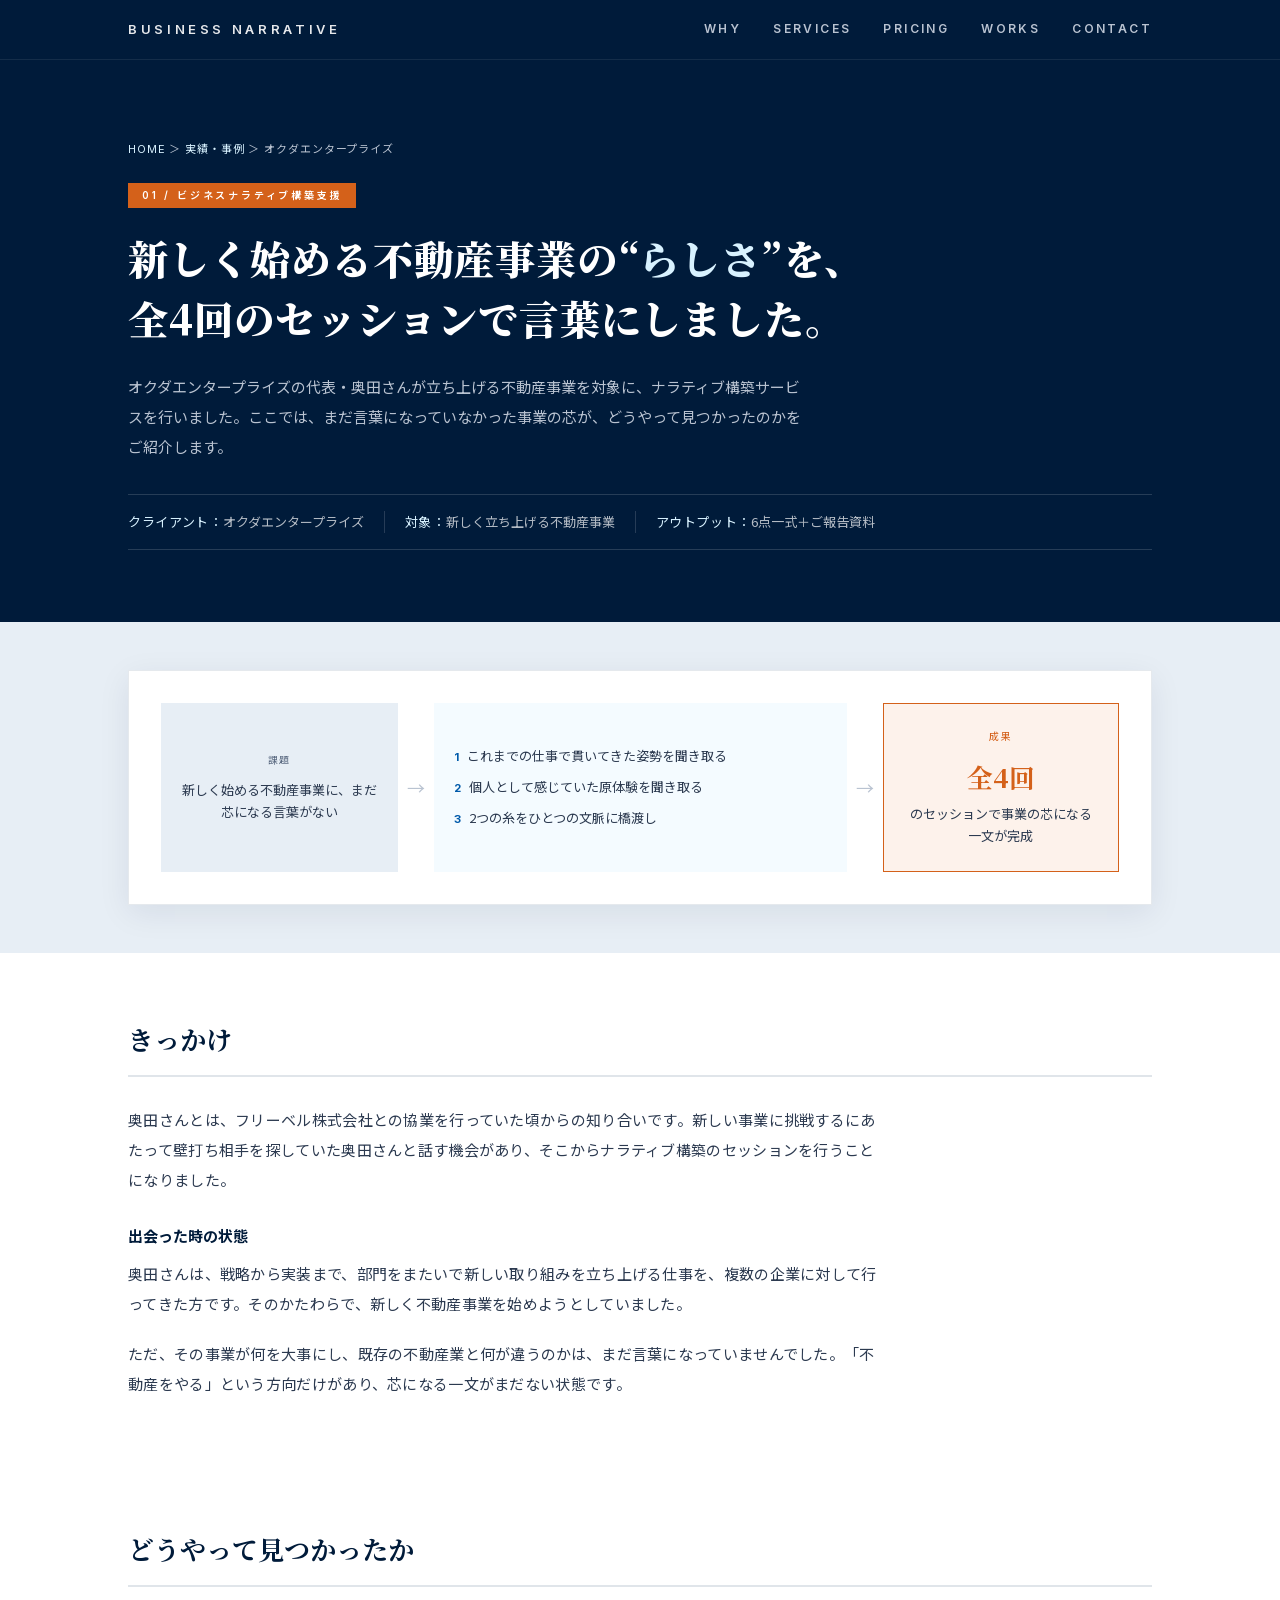
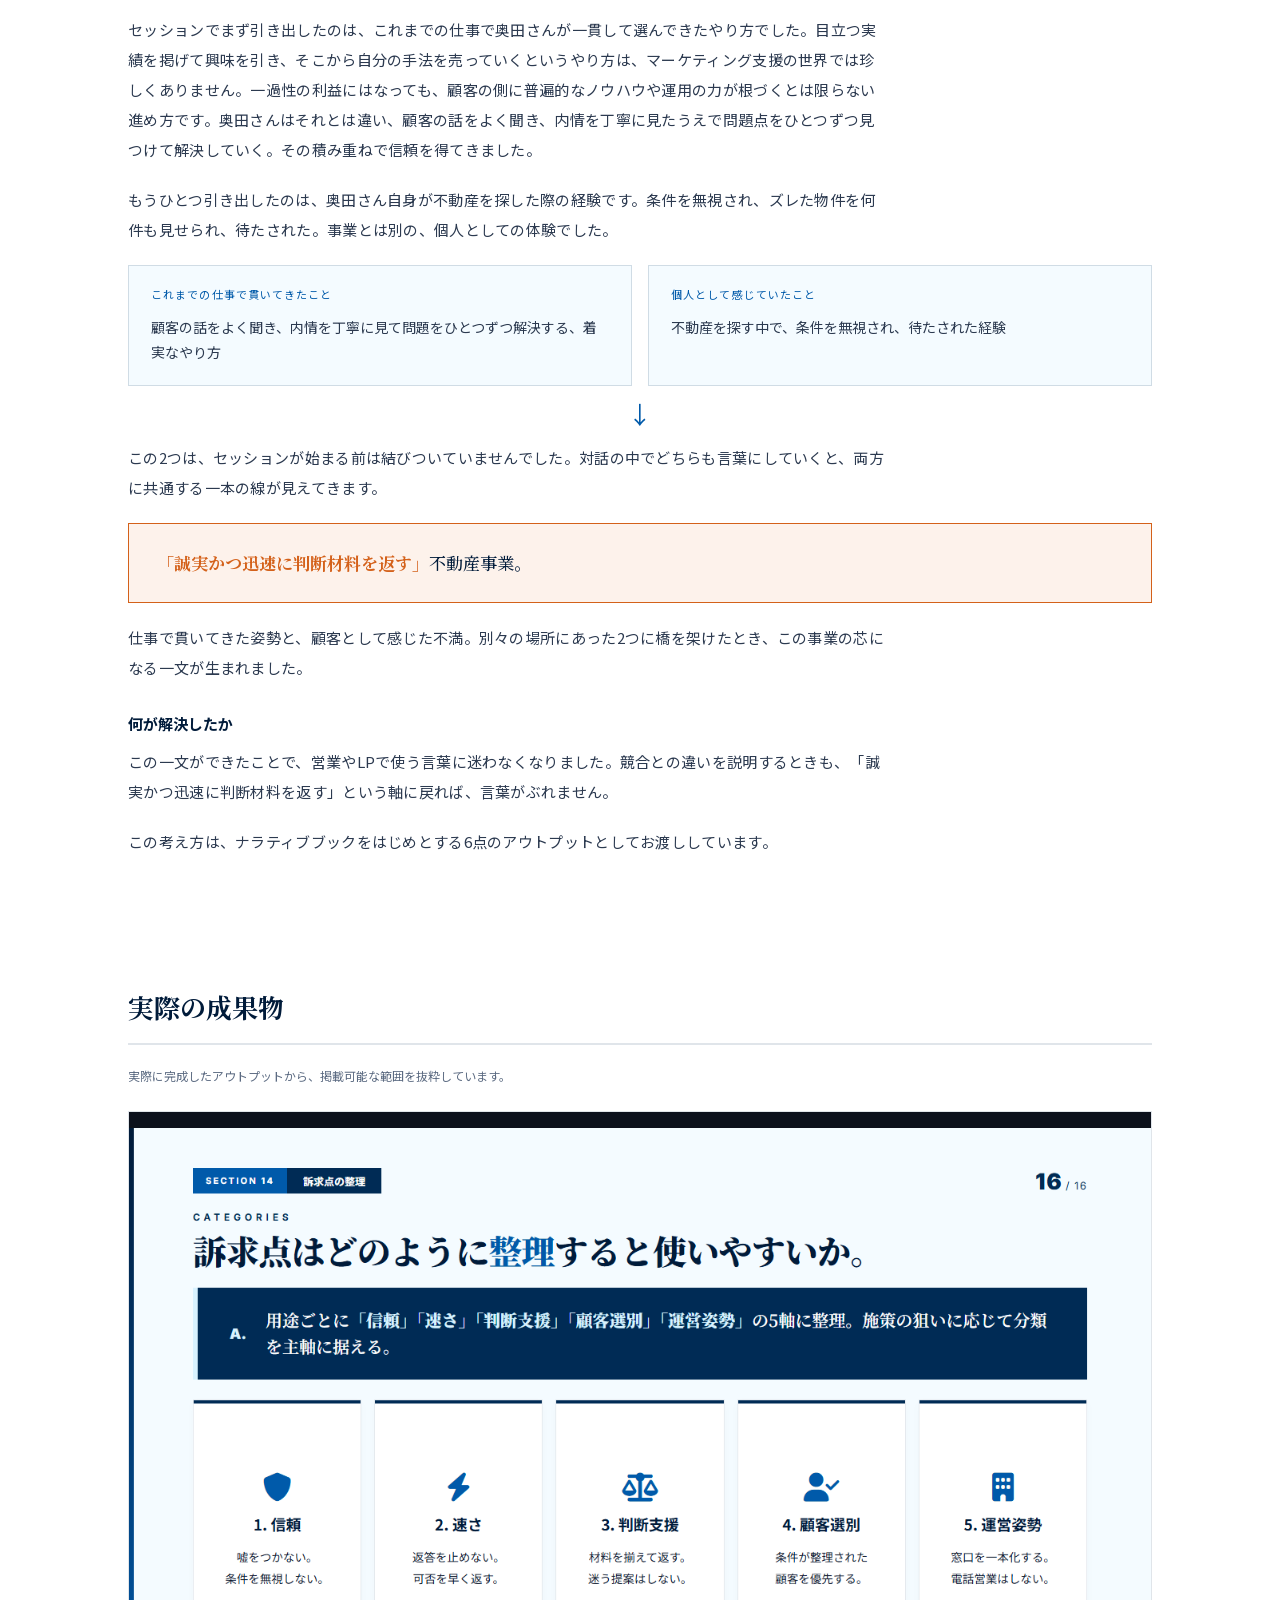
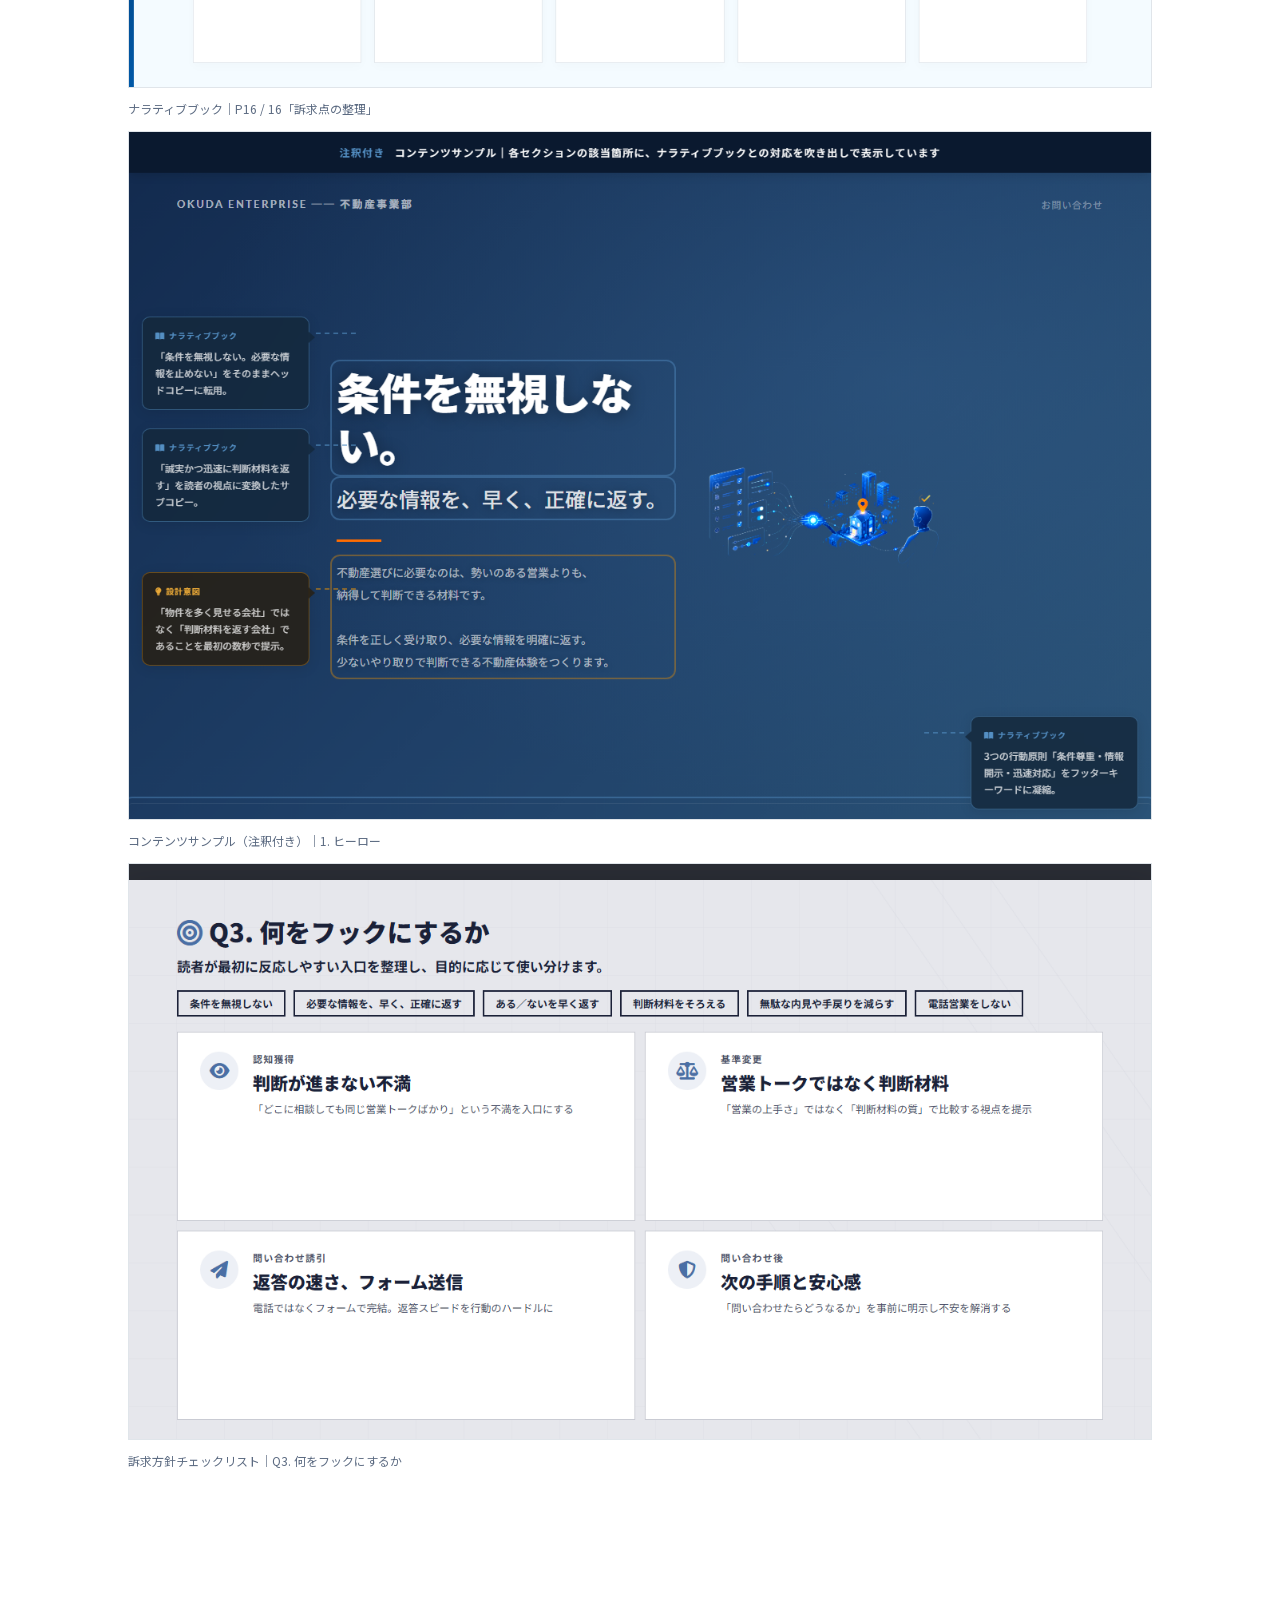
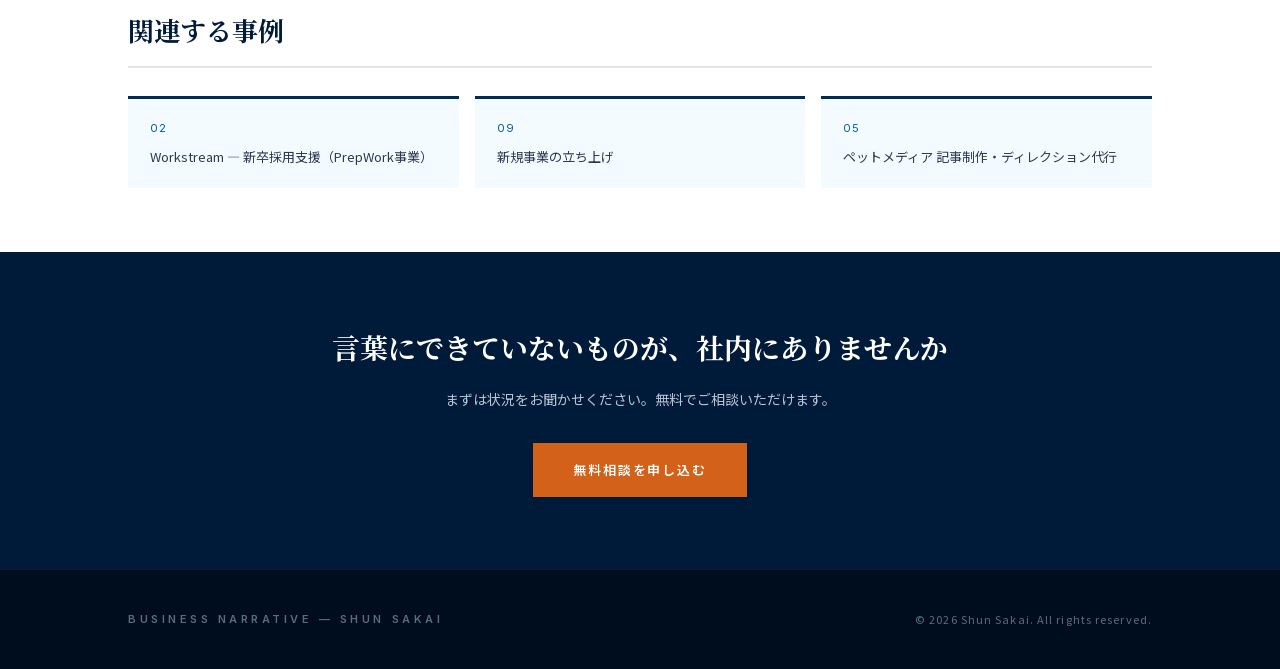
<file: works/okuda-enterprise.html>
<!DOCTYPE html><!--rGhWRo7hd8bySPUGqQpJ6--><html lang="ja" class="__variable_1ca127 __variable_236648 __variable_a2b843"><head><meta charSet="utf-8"/><meta name="viewport" content="width=device-width, initial-scale=1"/><link rel="preload" as="image" href="/works/okuda-enterprise/narrative-book-p16.png"/><link rel="preload" as="image" href="/works/okuda-enterprise/content-sample-hero.png"/><link rel="preload" as="image" href="/works/okuda-enterprise/checklist-q3.png"/><link rel="stylesheet" href="/_next/static/css/14ac9a72d7a760b6.css" data-precedence="next"/><link rel="stylesheet" href="/_next/static/css/c4a810ec59f017fe.css" data-precedence="next"/><link rel="stylesheet" href="/_next/static/css/1c3a1a69ad47abbc.css" data-precedence="next"/><link rel="preload" as="script" fetchPriority="low" href="/_next/static/chunks/webpack-617a66320d40cda3.js"/><script src="/_next/static/chunks/4bd1b696-c023c6e3521b1417.js" async=""></script><script src="/_next/static/chunks/255-293e44824f2ec188.js" async=""></script><script src="/_next/static/chunks/main-app-a5774d5d8b8e9427.js" async=""></script><script src="/_next/static/chunks/619-ba102abea3e3d0e4.js" async=""></script><script src="/_next/static/chunks/app/works/okuda-enterprise/page-e7754779184bdeb1.js" async=""></script><title>オクダエンタープライズ｜実績・事例 | Business Narrative</title><meta name="description" content="オクダエンタープライズの代表・奥田さんが立ち上げる不動産事業を対象に、ナラティブ構築サービスを行いました。まだ言葉になっていなかった事業の芯が、どうやって見つかったのかをご紹介します。"/><meta property="og:title" content="Business Narrative | 企業の“らしさ”を言語化する"/><meta property="og:description" content="企業固有の“らしさ”を言語化し、人にもAIにも渡せる事業資産に整えるビジネスナラティブ構築支援。"/><meta property="og:locale" content="ja_JP"/><meta property="og:type" content="website"/><meta name="twitter:card" content="summary"/><meta name="twitter:title" content="Business Narrative | 企業の“らしさ”を言語化する"/><meta name="twitter:description" content="企業固有の“らしさ”を言語化し、人にもAIにも渡せる事業資産に整えるビジネスナラティブ構築支援。"/><link rel="icon" href="/icon.png"/><link rel="apple-touch-icon" href="/apple-icon.png"/><script src="/_next/static/chunks/polyfills-42372ed130431b0a.js" noModule=""></script></head><body><div hidden=""><!--$--><!--/$--></div><header class="site-header"><div class="header-inner"><a class="site-logo" href="/">BUSINESS<span> </span>NARRATIVE</a><nav class="header-nav"><a href="/#why">WHY</a><a href="/#services">SERVICES</a><a href="/#pricing">PRICING</a><a href="/#works">WORKS</a><a href="/#contact">CONTACT</a></nav></div></header><main><div class="case-hero"><div class="container"><p class="case-crumb"><a href="/">HOME</a> ＞<!-- --> <a href="/#works">実績・事例</a> ＞ <!-- -->オクダエンタープライズ</p><span class="case-tag">01<!-- --> / <!-- -->ビジネスナラティブ構築支援</span><h1 class="case-title">新しく始める不動産事業の“<span class="em">らしさ</span>”を、<br/>全4回のセッションで言葉にしました。</h1><p class="case-lead">オクダエンタープライズの代表・奥田さんが立ち上げる不動産事業を対象に、ナラティブ構築サービスを行いました。ここでは、まだ言葉になっていなかった事業の芯が、どうやって見つかったのかをご紹介します。</p><div class="case-meta"><span class="case-meta-item"><span class="case-meta-label">クライアント<!-- -->：</span>オクダエンタープライズ</span><span class="case-meta-item"><span class="case-meta-label">対象<!-- -->：</span>新しく立ち上げる不動産事業</span><span class="case-meta-item"><span class="case-meta-label">アウトプット<!-- -->：</span>6点一式＋ご報告資料</span></div></div></div><div class="case-hero-visual"><div class="container"><div class="case-hero-visual-frame"><div class="glance"><div class="glance-block before"><span class="glance-label">課題</span><p class="glance-text">新しく始める不動産事業に、まだ芯になる言葉がない</p></div><div class="glance-arrow">→</div><div class="glance-steps"><div class="glance-step"><span class="glance-step-num">1</span><span>これまでの仕事で貫いてきた姿勢を聞き取る</span></div><div class="glance-step"><span class="glance-step-num">2</span><span>個人として感じていた原体験を聞き取る</span></div><div class="glance-step"><span class="glance-step-num">3</span><span>2つの糸をひとつの文脈に橋渡し</span></div></div><div class="glance-arrow">→</div><div class="glance-block after"><span class="glance-label">成果</span><span class="glance-stat">全4回</span><p class="glance-text">のセッションで事業の芯になる一文が完成</p></div></div></div></div></div><section class="case-section"><div class="container"><h2 class="case-section-title">きっかけ</h2><p class="case-body">奥田さんとは、フリーベル株式会社との協業を行っていた頃からの知り合いです。新しい事業に挑戦するにあたって壁打ち相手を探していた奥田さんと話す機会があり、そこからナラティブ構築のセッションを行うことになりました。</p><h3 class="case-subheading">出会った時の状態</h3><p class="case-body">奥田さんは、戦略から実装まで、部門をまたいで新しい取り組みを立ち上げる仕事を、複数の企業に対して行ってきた方です。そのかたわらで、新しく不動産事業を始めようとしていました。</p><p class="case-body">ただ、その事業が何を大事にし、既存の不動産業と何が違うのかは、まだ言葉になっていませんでした。「不動産をやる」という方向だけがあり、芯になる一文がまだない状態です。</p></div></section><section class="case-section"><div class="container"><h2 class="case-section-title">どうやって見つかったか</h2><p class="case-body">セッションでまず引き出したのは、これまでの仕事で奥田さんが一貫して選んできたやり方でした。目立つ実績を掲げて興味を引き、そこから自分の手法を売っていくというやり方は、マーケティング支援の世界では珍しくありません。一過性の利益にはなっても、顧客の側に普遍的なノウハウや運用の力が根づくとは限らない進め方です。奥田さんはそれとは違い、顧客の話をよく聞き、内情を丁寧に見たうえで問題点をひとつずつ見つけて解決していく。その積み重ねで信頼を得てきました。</p><p class="case-body">もうひとつ引き出したのは、奥田さん自身が不動産を探した際の経験です。条件を無視され、ズレた物件を何件も見せられ、待たされた。事業とは別の、個人としての体験でした。</p><div class="case-threads"><div class="case-thread-box"><span class="case-thread-label">これまでの仕事で貫いてきたこと</span><p class="case-thread-text">顧客の話をよく聞き、内情を丁寧に見て問題をひとつずつ解決する、着実なやり方</p></div><div class="case-thread-box"><span class="case-thread-label">個人として感じていたこと</span><p class="case-thread-text">不動産を探す中で、条件を無視され、待たされた経験</p></div></div><div class="case-converge">↓</div><p class="case-body">この2つは、セッションが始まる前は結びついていませんでした。対話の中でどちらも言葉にしていくと、両方に共通する一本の線が見えてきます。</p><div class="case-found"><b>「誠実かつ迅速に判断材料を返す」</b>不動産事業。</div><p class="case-body">仕事で貫いてきた姿勢と、顧客として感じた不満。別々の場所にあった2つに橋を架けたとき、この事業の芯になる一文が生まれました。</p><h3 class="case-subheading">何が解決したか</h3><p class="case-body">この一文ができたことで、営業やLPで使う言葉に迷わなくなりました。競合との違いを説明するときも、「誠実かつ迅速に判断材料を返す」という軸に戻れば、言葉がぶれません。</p><p class="case-body">この考え方は、ナラティブブックをはじめとする6点のアウトプットとしてお渡ししています。</p></div></section><section class="case-section"><div class="container"><h2 class="case-section-title">実際の成果物</h2><p class="case-figure-note">実際に完成したアウトプットから、掲載可能な範囲を抜粋しています。</p><div class="case-figure"><img src="/works/okuda-enterprise/narrative-book-p16.png" alt="ナラティブブック P16 訴求点の整理"/><p class="case-caption">ナラティブブック｜P16 / 16「訴求点の整理」</p></div><div class="case-figure"><img src="/works/okuda-enterprise/content-sample-hero.png" alt="コンテンツサンプル（注釈付き） ヒーローセクション"/><p class="case-caption">コンテンツサンプル（注釈付き）｜1. ヒーロー</p></div><div class="case-figure"><img src="/works/okuda-enterprise/checklist-q3.png" alt="訴求方針チェックリスト Q3 何をフックにするか"/><p class="case-caption">訴求方針チェックリスト｜Q3. 何をフックにするか</p></div></div></section><section class="case-section"><div class="container"><h2 class="case-section-title">関連する事例</h2><div class="case-related"><a class="case-related-item" href="/works/workstream"><span class="case-related-num">02</span>Workstream — 新卒採用支援（PrepWork事業）</a><a class="case-related-item" href="/works/business-launch"><span class="case-related-num">09</span>新規事業の立ち上げ</a><a class="case-related-item" href="/works/petmedia"><span class="case-related-num">05</span>ペットメディア 記事制作・ディレクション代行</a></div></div></section><div class="case-cta"><p class="case-cta-title">言葉にできていないものが、社内にありませんか</p><p class="case-cta-body">まずは状況をお聞かせください。無料でご相談いただけます。</p><a href="/#contact" class="case-cta-btn">無料相談を申し込む</a></div><!--$--><!--/$--></main><footer class="site-footer"><div class="footer-inner"><span class="footer-logo">BUSINESS NARRATIVE — SHUN SAKAI</span><span class="footer-copy">© <!-- -->2026<!-- --> Shun Sakai. All rights reserved.</span></div></footer><script src="/_next/static/chunks/webpack-617a66320d40cda3.js" id="_R_" async=""></script><script>(self.__next_f=self.__next_f||[]).push([0])</script><script>self.__next_f.push([1,"1:\"$Sreact.fragment\"\n2:I[2619,[\"619\",\"static/chunks/619-ba102abea3e3d0e4.js\",\"486\",\"static/chunks/app/works/okuda-enterprise/page-e7754779184bdeb1.js\"],\"\"]\n3:I[9766,[],\"\"]\n4:I[8924,[],\"\"]\nd:I[7150,[],\"\"]\n:HL[\"/_next/static/css/14ac9a72d7a760b6.css\",\"style\"]\n:HL[\"/_next/static/css/c4a810ec59f017fe.css\",\"style\"]\n:HL[\"/_next/static/css/1c3a1a69ad47abbc.css\",\"style\"]\n"])</script><script>self.__next_f.push([1,"0:{\"P\":null,\"b\":\"rGhWRo7hd8bySPUGqQpJ6\",\"p\":\"\",\"c\":[\"\",\"works\",\"okuda-enterprise\"],\"i\":false,\"f\":[[[\"\",{\"children\":[\"works\",{\"children\":[\"okuda-enterprise\",{\"children\":[\"__PAGE__\",{}]}]}]},\"$undefined\",\"$undefined\",true],[\"\",[\"$\",\"$1\",\"c\",{\"children\":[[[\"$\",\"link\",\"0\",{\"rel\":\"stylesheet\",\"href\":\"/_next/static/css/14ac9a72d7a760b6.css\",\"precedence\":\"next\",\"crossOrigin\":\"$undefined\",\"nonce\":\"$undefined\"}],[\"$\",\"link\",\"1\",{\"rel\":\"stylesheet\",\"href\":\"/_next/static/css/c4a810ec59f017fe.css\",\"precedence\":\"next\",\"crossOrigin\":\"$undefined\",\"nonce\":\"$undefined\"}],[\"$\",\"link\",\"2\",{\"rel\":\"stylesheet\",\"href\":\"/_next/static/css/1c3a1a69ad47abbc.css\",\"precedence\":\"next\",\"crossOrigin\":\"$undefined\",\"nonce\":\"$undefined\"}]],[\"$\",\"html\",null,{\"lang\":\"ja\",\"className\":\"__variable_1ca127 __variable_236648 __variable_a2b843\",\"children\":[\"$\",\"body\",null,{\"children\":[[\"$\",\"header\",null,{\"className\":\"site-header\",\"children\":[\"$\",\"div\",null,{\"className\":\"header-inner\",\"children\":[[\"$\",\"$L2\",null,{\"href\":\"/\",\"className\":\"site-logo\",\"children\":[\"BUSINESS\",[\"$\",\"span\",null,{\"children\":\" \"}],\"NARRATIVE\"]}],[\"$\",\"nav\",null,{\"className\":\"header-nav\",\"children\":[[\"$\",\"a\",\"/#why\",{\"href\":\"/#why\",\"children\":\"WHY\"}],[\"$\",\"a\",\"/#services\",{\"href\":\"/#services\",\"children\":\"SERVICES\"}],[\"$\",\"a\",\"/#pricing\",{\"href\":\"/#pricing\",\"children\":\"PRICING\"}],[\"$\",\"a\",\"/#works\",{\"href\":\"/#works\",\"children\":\"WORKS\"}],[\"$\",\"a\",\"/#contact\",{\"href\":\"/#contact\",\"children\":\"CONTACT\"}]]}]]}]}],[\"$\",\"main\",null,{\"children\":[\"$\",\"$L3\",null,{\"parallelRouterKey\":\"children\",\"error\":\"$undefined\",\"errorStyles\":\"$undefined\",\"errorScripts\":\"$undefined\",\"template\":[\"$\",\"$L4\",null,{}],\"templateStyles\":\"$undefined\",\"templateScripts\":\"$undefined\",\"notFound\":[[[\"$\",\"title\",null,{\"children\":\"404: This page could not be found.\"}],[\"$\",\"div\",null,{\"style\":{\"fontFamily\":\"system-ui,\\\"Segoe UI\\\",Roboto,Helvetica,Arial,sans-serif,\\\"Apple Color Emoji\\\",\\\"Segoe UI Emoji\\\"\",\"height\":\"100vh\",\"textAlign\":\"center\",\"display\":\"flex\",\"flexDirection\":\"column\",\"alignItems\":\"center\",\"justifyContent\":\"center\"},\"children\":[\"$\",\"div\",null,{\"children\":[[\"$\",\"style\",null,{\"dangerouslySetInnerHTML\":{\"__html\":\"body{color:#000;background:#fff;margin:0}.next-error-h1{border-right:1px solid rgba(0,0,0,.3)}@media (prefers-color-scheme:dark){body{color:#fff;background:#000}.next-error-h1{border-right:1px solid rgba(255,255,255,.3)}}\"}}],[\"$\",\"h1\",null,{\"className\":\"next-error-h1\",\"style\":{\"display\":\"inline-block\",\"margin\":\"0 20px 0 0\",\"padding\":\"0 23px 0 0\",\"fontSize\":24,\"fontWeight\":500,\"verticalAlign\":\"top\",\"lineHeight\":\"49px\"},\"children\":404}],[\"$\",\"div\",null,{\"style\":{\"display\":\"inline-block\"},\"children\":[\"$\",\"h2\",null,{\"style\":{\"fontSize\":14,\"fontWeight\":400,\"lineHeight\":\"49px\",\"margin\":0},\"children\":\"This page could not be found.\"}]}]]}]}]],[]],\"forbidden\":\"$undefined\",\"unauthorized\":\"$undefined\"}]}],[\"$\",\"footer\",null,{\"className\":\"site-footer\",\"children\":[\"$\",\"div\",null,{\"className\":\"footer-inner\",\"children\":[[\"$\",\"span\",null,{\"className\":\"footer-logo\",\"children\":\"BUSINESS NARRATIVE — SHUN SAKAI\"}],[\"$\",\"span\",null,{\"className\":\"footer-copy\",\"children\":[\"© \",2026,\" Shun Sakai. All rights reserved.\"]}]]}]}]]}]}]]}],{\"children\":[\"works\",[\"$\",\"$1\",\"c\",{\"children\":[null,[\"$\",\"$L3\",null,{\"parallelRouterKey\":\"children\",\"error\":\"$undefined\",\"errorStyles\":\"$undefined\",\"errorScripts\":\"$undefined\",\"template\":[\"$\",\"$L4\",null,{}],\"templateStyles\":\"$undefined\",\"templateScripts\":\"$undefined\",\"notFound\":\"$undefined\",\"forbidden\":\"$undefined\",\"unauthorized\":\"$undefined\"}]]}],{\"children\":[\"okuda-enterprise\",[\"$\",\"$1\",\"c\",{\"children\":[null,[\"$\",\"$L3\",null,{\"parallelRouterKey\":\"children\",\"error\":\"$undefined\",\"errorStyles\":\"$undefined\",\"errorScripts\":\"$undefined\",\"template\":[\"$\",\"$L4\",null,{}],\"templateStyles\":\"$undefined\",\"templateScripts\":\"$undefined\",\"notFound\":\"$undefined\",\"forbidden\":\"$undefined\",\"unauthorized\":\"$undefined\"}]]}],{\"children\":[\"__PAGE__\",[\"$\",\"$1\",\"c\",{\"children\":[[[\"$\",\"div\",null,{\"className\":\"case-hero\",\"children\":[\"$\",\"div\",null,{\"className\":\"container\",\"children\":[[\"$\",\"p\",null,{\"className\":\"case-crumb\",\"children\":[[\"$\",\"$L2\",null,{\"href\":\"/\",\"children\":\"HOME\"}],\" ＞\",\" \",[\"$\",\"a\",null,{\"href\":\"/#works\",\"children\":\"実績・事例\"}],\" ＞ \",\"オクダエンタープライズ\"]}],[\"$\",\"span\",null,{\"className\":\"case-tag\",\"children\":[\"01\",\" / \",\"ビジネスナラティブ構築支援\"]}],[\"$\",\"h1\",null,{\"className\":\"case-title\",\"children\":[\"新しく始める不動産事業の“\",[\"$\",\"span\",null,{\"className\":\"em\",\"children\":\"らしさ\"}],\"”を、\",[\"$\",\"br\",null,{}],\"全4回のセッションで言葉にしました。\"]}],[\"$\",\"p\",null,{\"className\":\"case-lead\",\"children\":\"オクダエンタープライズの代表・奥田さんが立ち上げる不動産事業を対象に、ナラティブ構築サービスを行いました。ここでは、まだ言葉になっていなかった事業の芯が、どうやって見つかったのかをご紹介します。\"}],[\"$\",\"div\",null,{\"className\":\"case-meta\",\"children\":[[\"$\",\"span\",\"クライアント\",{\"className\":\"case-meta-item\",\"children\":[[\"$\",\"span\",null,{\"className\":\"case-meta-label\",\"children\":[\"クライアント\",\"：\"]}],\"オクダエンタープライズ\"]}],[\"$\",\"span\",\"対象\",{\"className\":\"case-meta-item\",\"children\":[[\"$\",\"span\",null,{\"className\":\"case-meta-label\",\"children\":[\"対象\",\"：\"]}],\"新しく立ち上げる不動産事業\"]}],[\"$\",\"span\",\"アウトプット\",{\"className\":\"case-meta-item\",\"children\":[[\"$\",\"span\",null,{\"className\":\"case-meta-label\",\"children\":[\"アウトプット\",\"：\"]}],\"6点一式＋ご報告資料\"]}]]}]]}]}],\"$L5\",\"$L6\",\"$L7\",\"$L8\",\"$L9\",\"$La\"],null,\"$Lb\"]}],{},null,false]},null,false]},null,false]},null,false],\"$Lc\",false]],\"m\":\"$undefined\",\"G\":[\"$d\",[]],\"s\":false,\"S\":true}\n"])</script><script>self.__next_f.push([1,"e:I[4431,[],\"OutletBoundary\"]\n10:I[5278,[],\"AsyncMetadataOutlet\"]\n12:I[4431,[],\"ViewportBoundary\"]\n14:I[4431,[],\"MetadataBoundary\"]\n15:\"$Sreact.suspense\"\n"])</script><script>self.__next_f.push([1,"5:[\"$\",\"div\",null,{\"className\":\"case-hero-visual\",\"children\":[\"$\",\"div\",null,{\"className\":\"container\",\"children\":[[\"$\",\"div\",null,{\"className\":\"case-hero-visual-frame\",\"children\":[\"$\",\"div\",null,{\"className\":\"glance\",\"children\":[[\"$\",\"div\",null,{\"className\":\"glance-block before\",\"children\":[[\"$\",\"span\",null,{\"className\":\"glance-label\",\"children\":\"課題\"}],[\"$\",\"p\",null,{\"className\":\"glance-text\",\"children\":\"新しく始める不動産事業に、まだ芯になる言葉がない\"}]]}],[\"$\",\"div\",null,{\"className\":\"glance-arrow\",\"children\":\"→\"}],[\"$\",\"div\",null,{\"className\":\"glance-steps\",\"children\":[[\"$\",\"div\",\"0\",{\"className\":\"glance-step\",\"children\":[[\"$\",\"span\",null,{\"className\":\"glance-step-num\",\"children\":1}],[\"$\",\"span\",null,{\"children\":\"これまでの仕事で貫いてきた姿勢を聞き取る\"}]]}],[\"$\",\"div\",\"1\",{\"className\":\"glance-step\",\"children\":[[\"$\",\"span\",null,{\"className\":\"glance-step-num\",\"children\":2}],[\"$\",\"span\",null,{\"children\":\"個人として感じていた原体験を聞き取る\"}]]}],[\"$\",\"div\",\"2\",{\"className\":\"glance-step\",\"children\":[[\"$\",\"span\",null,{\"className\":\"glance-step-num\",\"children\":3}],[\"$\",\"span\",null,{\"children\":\"2つの糸をひとつの文脈に橋渡し\"}]]}]]}],[\"$\",\"div\",null,{\"className\":\"glance-arrow\",\"children\":\"→\"}],[\"$\",\"div\",null,{\"className\":\"glance-block after\",\"children\":[[\"$\",\"span\",null,{\"className\":\"glance-label\",\"children\":\"成果\"}],[\"$\",\"span\",null,{\"className\":\"glance-stat\",\"children\":\"全4回\"}],[\"$\",\"p\",null,{\"className\":\"glance-text\",\"children\":\"のセッションで事業の芯になる一文が完成\"}]]}]]}]}],\"$undefined\"]}]}]\n"])</script><script>self.__next_f.push([1,"6:[\"$\",\"section\",null,{\"className\":\"case-section\",\"children\":[\"$\",\"div\",null,{\"className\":\"container\",\"children\":[[\"$\",\"h2\",null,{\"className\":\"case-section-title\",\"children\":\"きっかけ\"}],[\"$\",\"p\",null,{\"className\":\"case-body\",\"children\":\"奥田さんとは、フリーベル株式会社との協業を行っていた頃からの知り合いです。新しい事業に挑戦するにあたって壁打ち相手を探していた奥田さんと話す機会があり、そこからナラティブ構築のセッションを行うことになりました。\"}],[\"$\",\"h3\",null,{\"className\":\"case-subheading\",\"children\":\"出会った時の状態\"}],[\"$\",\"p\",null,{\"className\":\"case-body\",\"children\":\"奥田さんは、戦略から実装まで、部門をまたいで新しい取り組みを立ち上げる仕事を、複数の企業に対して行ってきた方です。そのかたわらで、新しく不動産事業を始めようとしていました。\"}],[\"$\",\"p\",null,{\"className\":\"case-body\",\"children\":\"ただ、その事業が何を大事にし、既存の不動産業と何が違うのかは、まだ言葉になっていませんでした。「不動産をやる」という方向だけがあり、芯になる一文がまだない状態です。\"}]]}]}]\n"])</script><script>self.__next_f.push([1,"7:[\"$\",\"section\",null,{\"className\":\"case-section\",\"children\":[\"$\",\"div\",null,{\"className\":\"container\",\"children\":[[\"$\",\"h2\",null,{\"className\":\"case-section-title\",\"children\":\"どうやって見つかったか\"}],[\"$\",\"p\",null,{\"className\":\"case-body\",\"children\":\"セッションでまず引き出したのは、これまでの仕事で奥田さんが一貫して選んできたやり方でした。目立つ実績を掲げて興味を引き、そこから自分の手法を売っていくというやり方は、マーケティング支援の世界では珍しくありません。一過性の利益にはなっても、顧客の側に普遍的なノウハウや運用の力が根づくとは限らない進め方です。奥田さんはそれとは違い、顧客の話をよく聞き、内情を丁寧に見たうえで問題点をひとつずつ見つけて解決していく。その積み重ねで信頼を得てきました。\"}],[\"$\",\"p\",null,{\"className\":\"case-body\",\"children\":\"もうひとつ引き出したのは、奥田さん自身が不動産を探した際の経験です。条件を無視され、ズレた物件を何件も見せられ、待たされた。事業とは別の、個人としての体験でした。\"}],[[\"$\",\"div\",null,{\"className\":\"case-threads\",\"children\":[[\"$\",\"div\",null,{\"className\":\"case-thread-box\",\"children\":[[\"$\",\"span\",null,{\"className\":\"case-thread-label\",\"children\":\"これまでの仕事で貫いてきたこと\"}],[\"$\",\"p\",null,{\"className\":\"case-thread-text\",\"children\":\"顧客の話をよく聞き、内情を丁寧に見て問題をひとつずつ解決する、着実なやり方\"}]]}],[\"$\",\"div\",null,{\"className\":\"case-thread-box\",\"children\":[[\"$\",\"span\",null,{\"className\":\"case-thread-label\",\"children\":\"個人として感じていたこと\"}],[\"$\",\"p\",null,{\"className\":\"case-thread-text\",\"children\":\"不動産を探す中で、条件を無視され、待たされた経験\"}]]}]]}],[\"$\",\"div\",null,{\"className\":\"case-converge\",\"children\":\"↓\"}],[\"$\",\"p\",null,{\"className\":\"case-body\",\"children\":\"この2つは、セッションが始まる前は結びついていませんでした。対話の中でどちらも言葉にしていくと、両方に共通する一本の線が見えてきます。\"}],[\"$\",\"div\",null,{\"className\":\"case-found\",\"children\":[[\"$\",\"b\",null,{\"children\":\"「誠実かつ迅速に判断材料を返す」\"}],\"不動産事業。\"]}]],[\"$\",\"p\",null,{\"className\":\"case-body\",\"children\":\"仕事で貫いてきた姿勢と、顧客として感じた不満。別々の場所にあった2つに橋を架けたとき、この事業の芯になる一文が生まれました。\"}],[\"$\",\"h3\",null,{\"className\":\"case-subheading\",\"children\":\"何が解決したか\"}],[\"$\",\"p\",null,{\"className\":\"case-body\",\"children\":\"この一文ができたことで、営業やLPで使う言葉に迷わなくなりました。競合との違いを説明するときも、「誠実かつ迅速に判断材料を返す」という軸に戻れば、言葉がぶれません。\"}],[\"$\",\"p\",null,{\"className\":\"case-body\",\"children\":\"この考え方は、ナラティブブックをはじめとする6点のアウトプットとしてお渡ししています。\"}]]}]}]\n"])</script><script>self.__next_f.push([1,"8:[\"$\",\"section\",null,{\"className\":\"case-section\",\"children\":[\"$\",\"div\",null,{\"className\":\"container\",\"children\":[[\"$\",\"h2\",null,{\"className\":\"case-section-title\",\"children\":\"実際の成果物\"}],[\"$\",\"p\",null,{\"className\":\"case-figure-note\",\"children\":\"実際に完成したアウトプットから、掲載可能な範囲を抜粋しています。\"}],[\"$\",\"div\",null,{\"className\":\"case-figure\",\"children\":[[\"$\",\"img\",null,{\"src\":\"/works/okuda-enterprise/narrative-book-p16.png\",\"alt\":\"ナラティブブック P16 訴求点の整理\"}],[\"$\",\"p\",null,{\"className\":\"case-caption\",\"children\":\"ナラティブブック｜P16 / 16「訴求点の整理」\"}]]}],[\"$\",\"div\",null,{\"className\":\"case-figure\",\"children\":[[\"$\",\"img\",null,{\"src\":\"/works/okuda-enterprise/content-sample-hero.png\",\"alt\":\"コンテンツサンプル（注釈付き） ヒーローセクション\"}],[\"$\",\"p\",null,{\"className\":\"case-caption\",\"children\":\"コンテンツサンプル（注釈付き）｜1. ヒーロー\"}]]}],[\"$\",\"div\",null,{\"className\":\"case-figure\",\"children\":[[\"$\",\"img\",null,{\"src\":\"/works/okuda-enterprise/checklist-q3.png\",\"alt\":\"訴求方針チェックリスト Q3 何をフックにするか\"}],[\"$\",\"p\",null,{\"className\":\"case-caption\",\"children\":\"訴求方針チェックリスト｜Q3. 何をフックにするか\"}]]}]]}]}]\n"])</script><script>self.__next_f.push([1,"9:[\"$\",\"section\",null,{\"className\":\"case-section\",\"children\":[\"$\",\"div\",null,{\"className\":\"container\",\"children\":[[\"$\",\"h2\",null,{\"className\":\"case-section-title\",\"children\":\"関連する事例\"}],[\"$\",\"div\",null,{\"className\":\"case-related\",\"children\":[[\"$\",\"$L2\",\"workstream\",{\"href\":\"/works/workstream\",\"className\":\"case-related-item\",\"children\":[[\"$\",\"span\",null,{\"className\":\"case-related-num\",\"children\":\"02\"}],\"Workstream — 新卒採用支援（PrepWork事業）\"]}],[\"$\",\"$L2\",\"business-launch\",{\"href\":\"/works/business-launch\",\"className\":\"case-related-item\",\"children\":[[\"$\",\"span\",null,{\"className\":\"case-related-num\",\"children\":\"09\"}],\"新規事業の立ち上げ\"]}],[\"$\",\"$L2\",\"petmedia\",{\"href\":\"/works/petmedia\",\"className\":\"case-related-item\",\"children\":[[\"$\",\"span\",null,{\"className\":\"case-related-num\",\"children\":\"05\"}],\"ペットメディア 記事制作・ディレクション代行\"]}]]}]]}]}]\n"])</script><script>self.__next_f.push([1,"a:[\"$\",\"div\",null,{\"className\":\"case-cta\",\"children\":[[\"$\",\"p\",null,{\"className\":\"case-cta-title\",\"children\":\"言葉にできていないものが、社内にありませんか\"}],[\"$\",\"p\",null,{\"className\":\"case-cta-body\",\"children\":\"まずは状況をお聞かせください。無料でご相談いただけます。\"}],[\"$\",\"a\",null,{\"href\":\"/#contact\",\"className\":\"case-cta-btn\",\"children\":\"無料相談を申し込む\"}]]}]\nb:[\"$\",\"$Le\",null,{\"children\":[\"$Lf\",[\"$\",\"$L10\",null,{\"promise\":\"$@11\"}]]}]\nc:[\"$\",\"$1\",\"h\",{\"children\":[null,[[\"$\",\"$L12\",null,{\"children\":\"$L13\"}],null],[\"$\",\"$L14\",null,{\"children\":[\"$\",\"div\",null,{\"hidden\":true,\"children\":[\"$\",\"$15\",null,{\"fallback\":null,\"children\":\"$L16\"}]}]}]]}]\n"])</script><script>self.__next_f.push([1,"13:[[\"$\",\"meta\",\"0\",{\"charSet\":\"utf-8\"}],[\"$\",\"meta\",\"1\",{\"name\":\"viewport\",\"content\":\"width=device-width, initial-scale=1\"}]]\nf:null\n"])</script><script>self.__next_f.push([1,"17:I[622,[],\"IconMark\"]\n"])</script><script>self.__next_f.push([1,"11:{\"metadata\":[[\"$\",\"title\",\"0\",{\"children\":\"オクダエンタープライズ｜実績・事例 | Business Narrative\"}],[\"$\",\"meta\",\"1\",{\"name\":\"description\",\"content\":\"オクダエンタープライズの代表・奥田さんが立ち上げる不動産事業を対象に、ナラティブ構築サービスを行いました。まだ言葉になっていなかった事業の芯が、どうやって見つかったのかをご紹介します。\"}],[\"$\",\"meta\",\"2\",{\"property\":\"og:title\",\"content\":\"Business Narrative | 企業の“らしさ”を言語化する\"}],[\"$\",\"meta\",\"3\",{\"property\":\"og:description\",\"content\":\"企業固有の“らしさ”を言語化し、人にもAIにも渡せる事業資産に整えるビジネスナラティブ構築支援。\"}],[\"$\",\"meta\",\"4\",{\"property\":\"og:locale\",\"content\":\"ja_JP\"}],[\"$\",\"meta\",\"5\",{\"property\":\"og:type\",\"content\":\"website\"}],[\"$\",\"meta\",\"6\",{\"name\":\"twitter:card\",\"content\":\"summary\"}],[\"$\",\"meta\",\"7\",{\"name\":\"twitter:title\",\"content\":\"Business Narrative | 企業の“らしさ”を言語化する\"}],[\"$\",\"meta\",\"8\",{\"name\":\"twitter:description\",\"content\":\"企業固有の“らしさ”を言語化し、人にもAIにも渡せる事業資産に整えるビジネスナラティブ構築支援。\"}],[\"$\",\"link\",\"9\",{\"rel\":\"icon\",\"href\":\"/icon.png\"}],[\"$\",\"link\",\"10\",{\"rel\":\"apple-touch-icon\",\"href\":\"/apple-icon.png\"}],[\"$\",\"$L17\",\"11\",{}]],\"error\":null,\"digest\":\"$undefined\"}\n"])</script><script>self.__next_f.push([1,"16:\"$11:metadata\"\n"])</script></body></html>
</file>
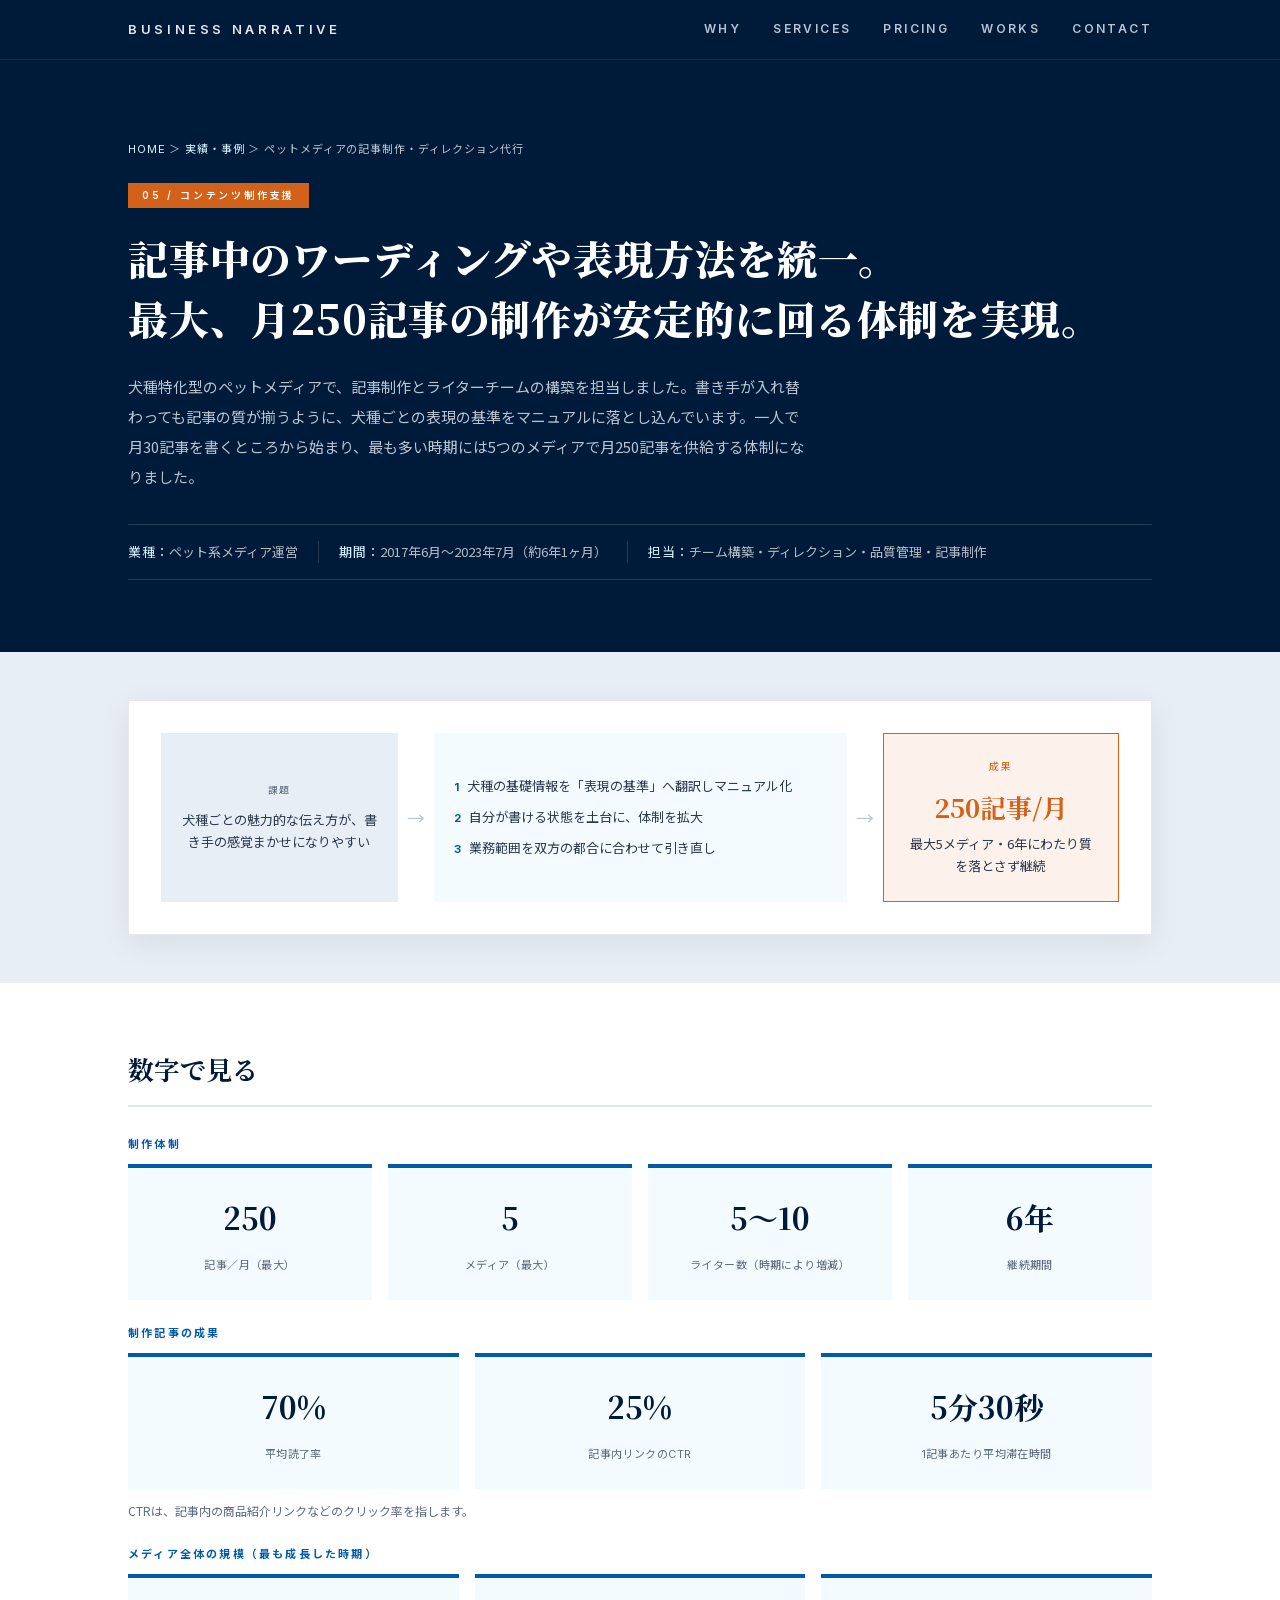
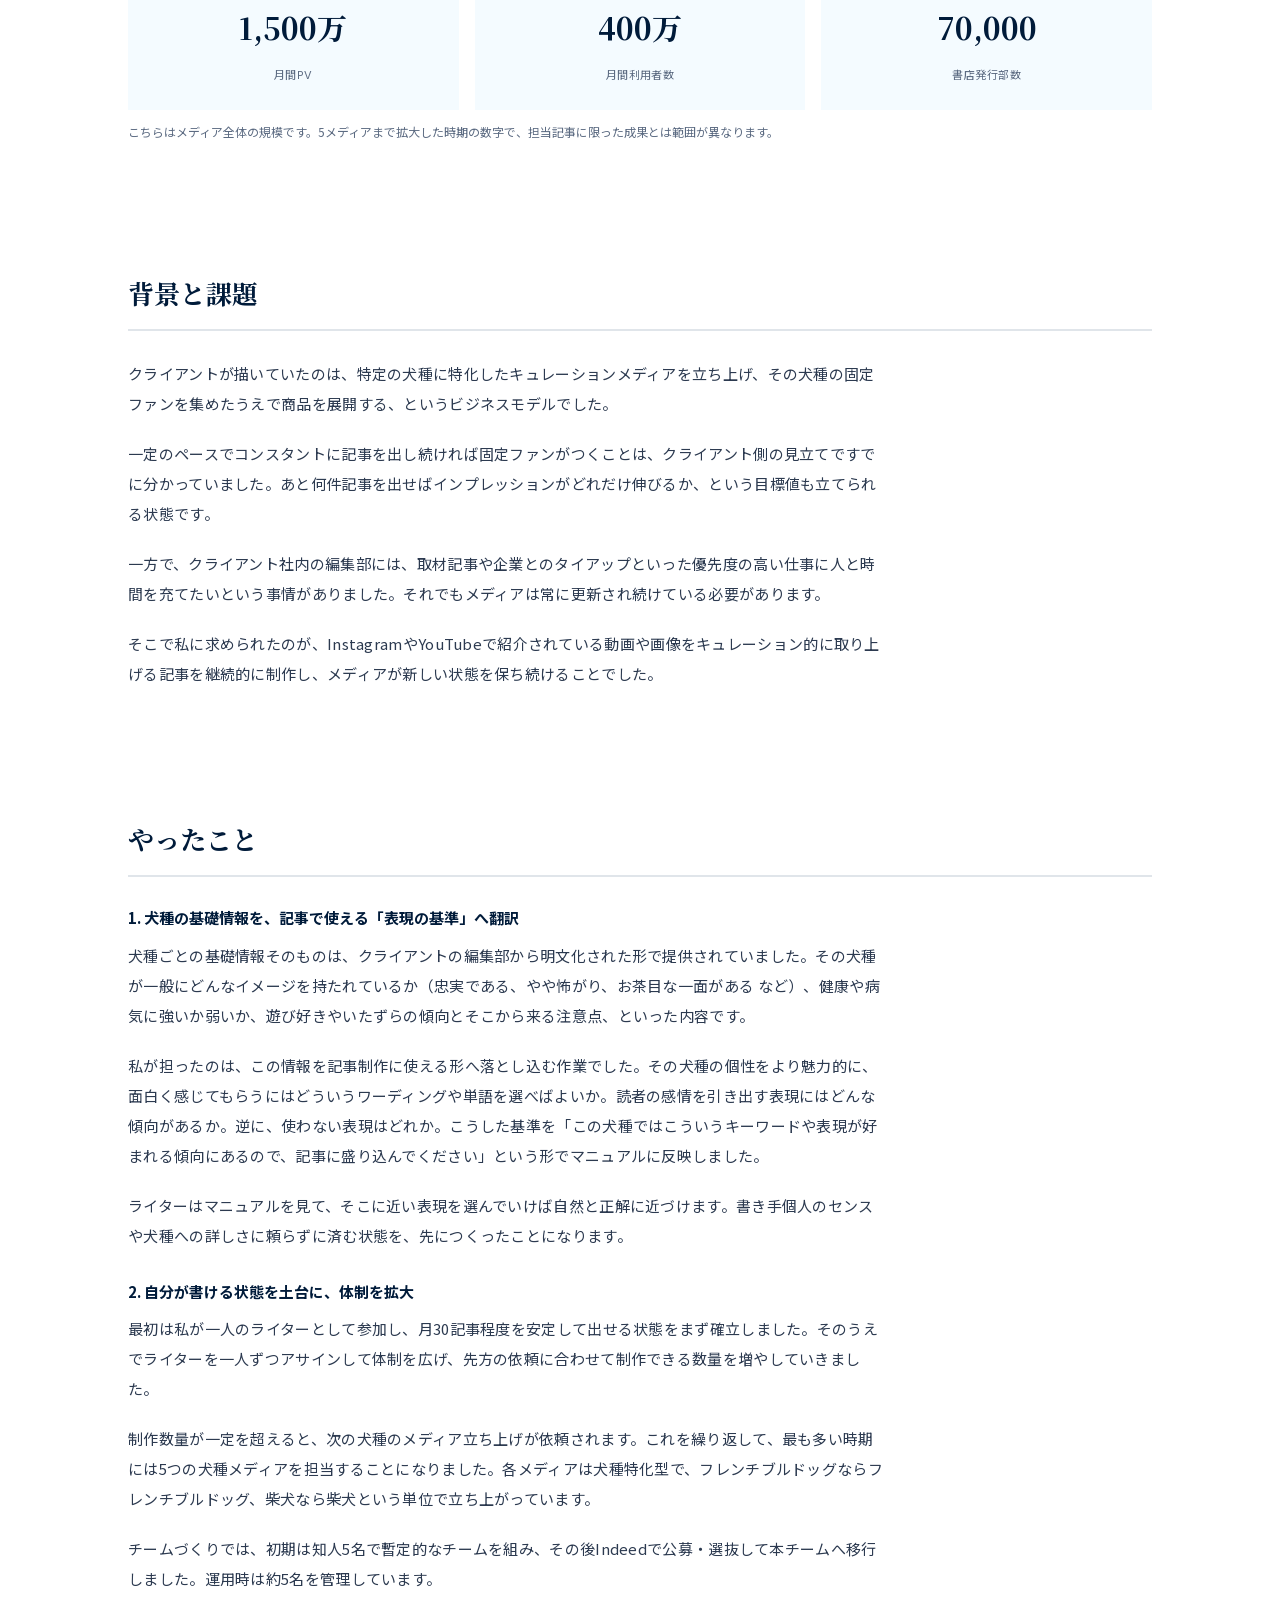
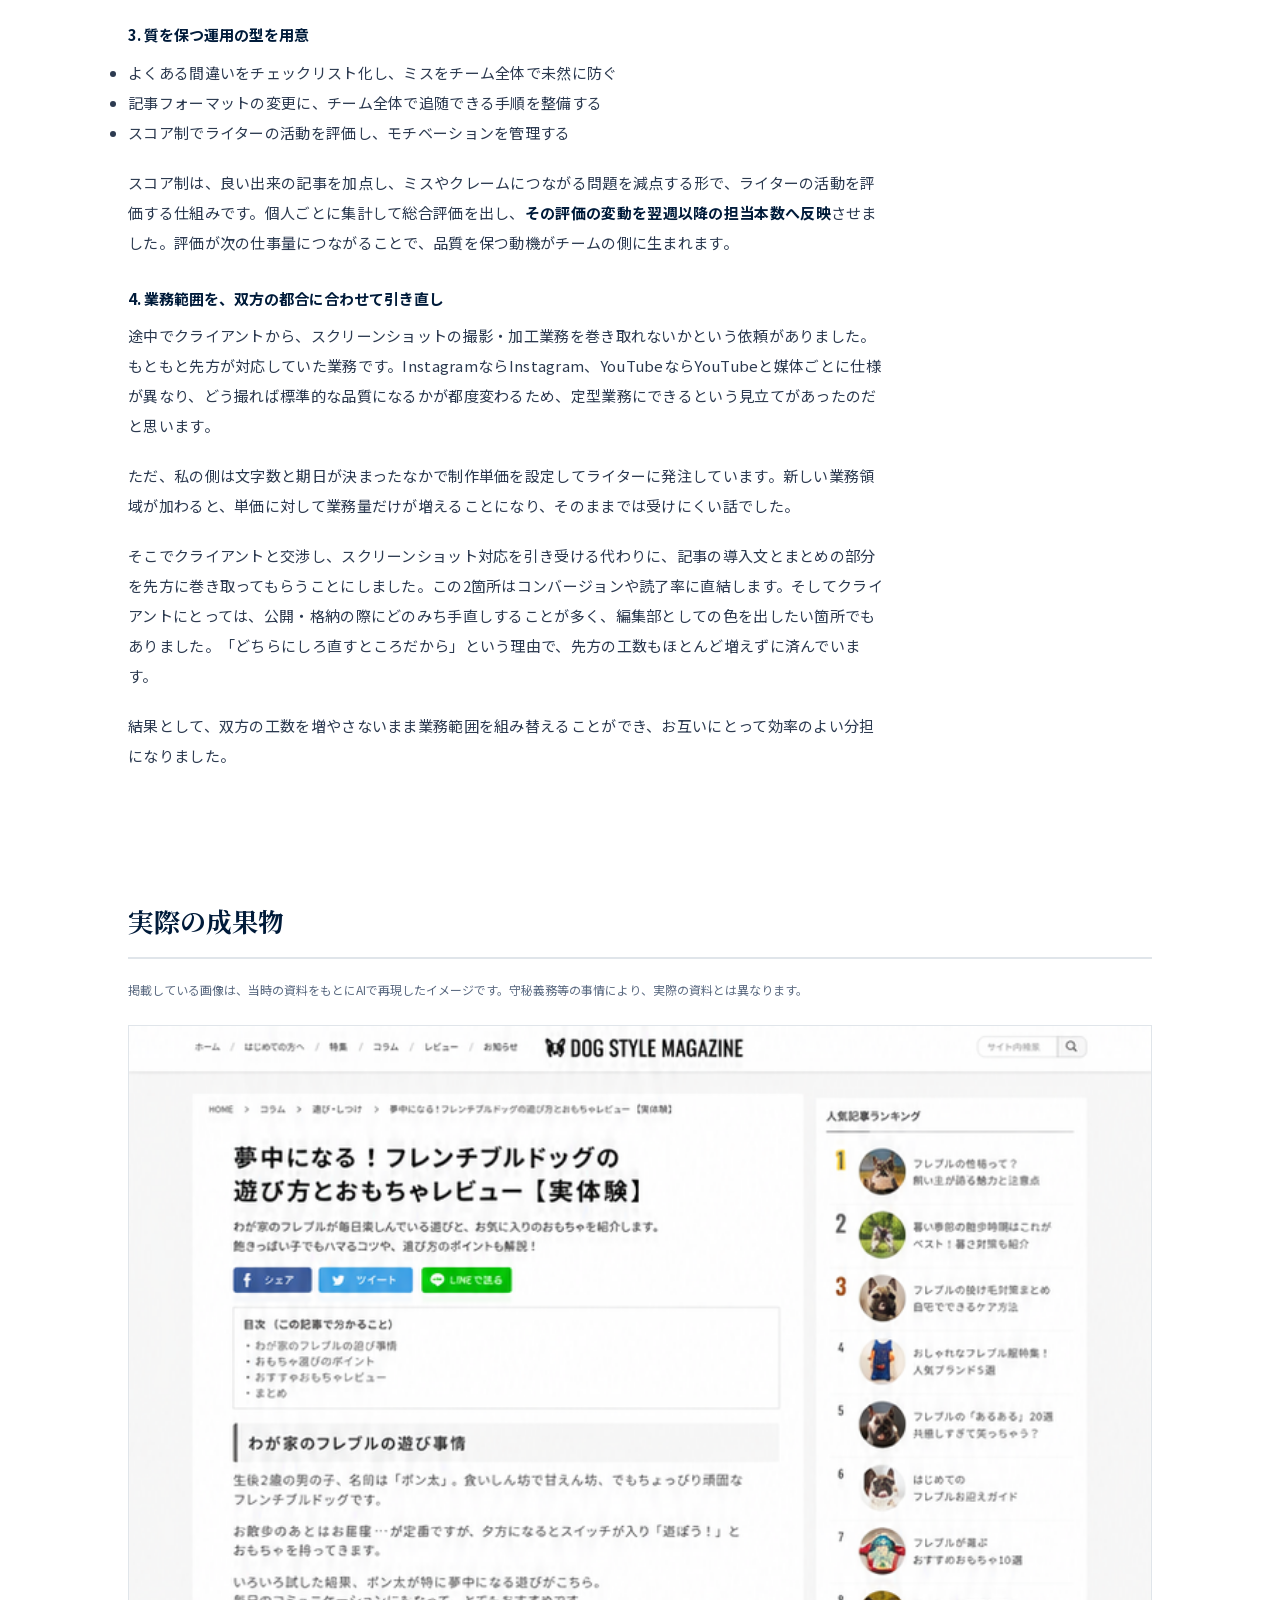
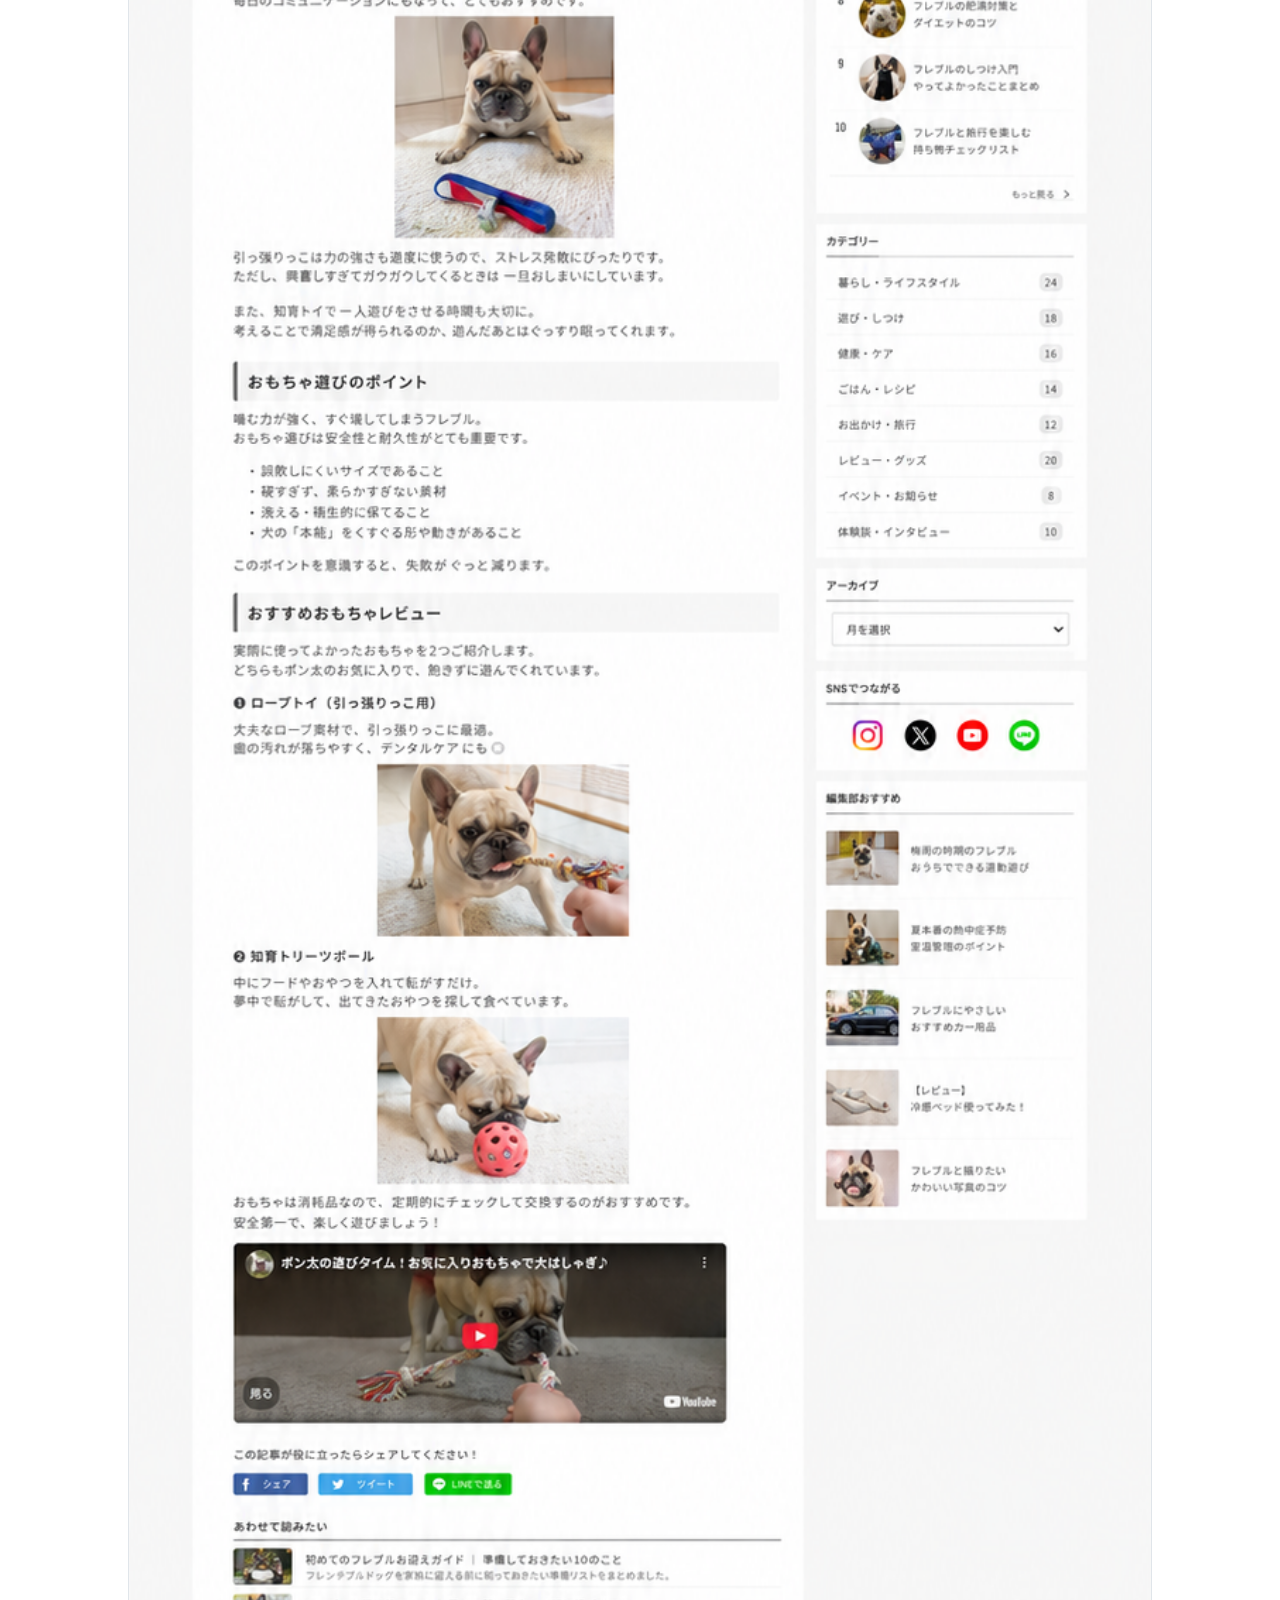
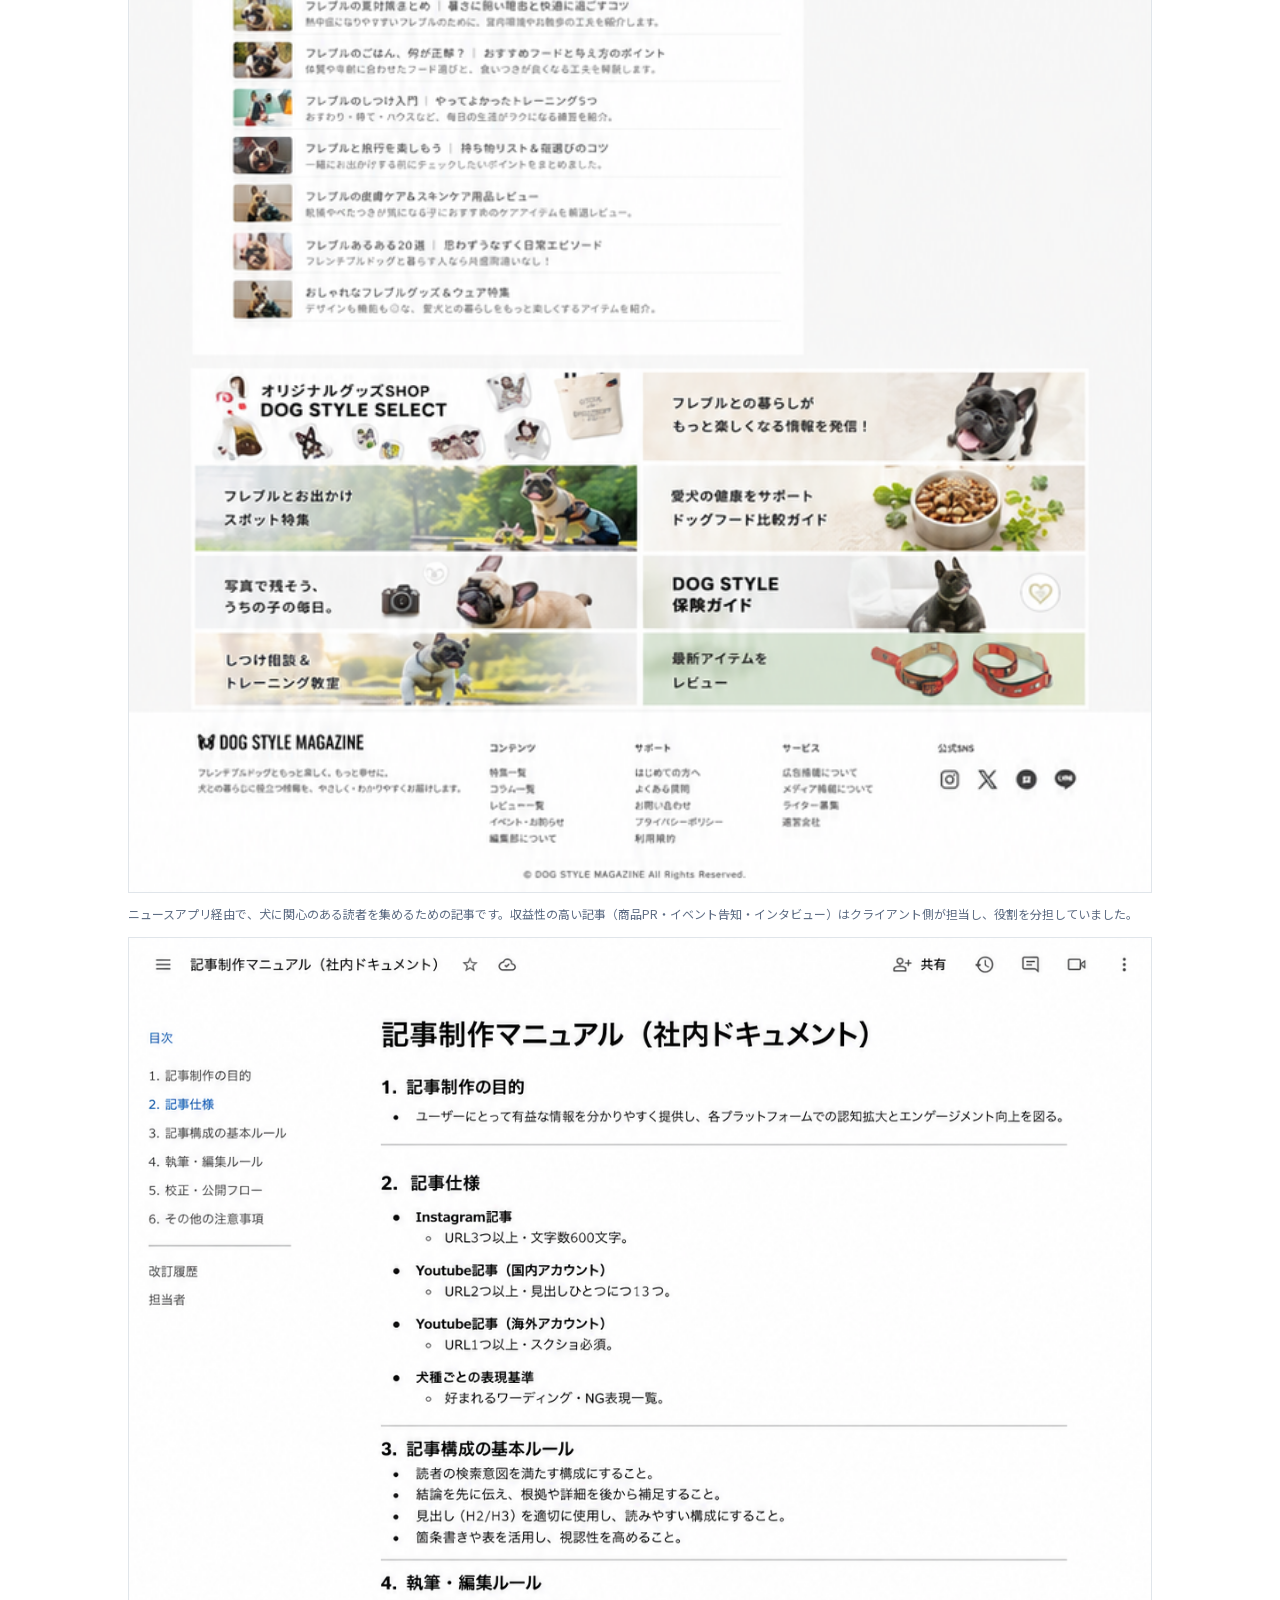
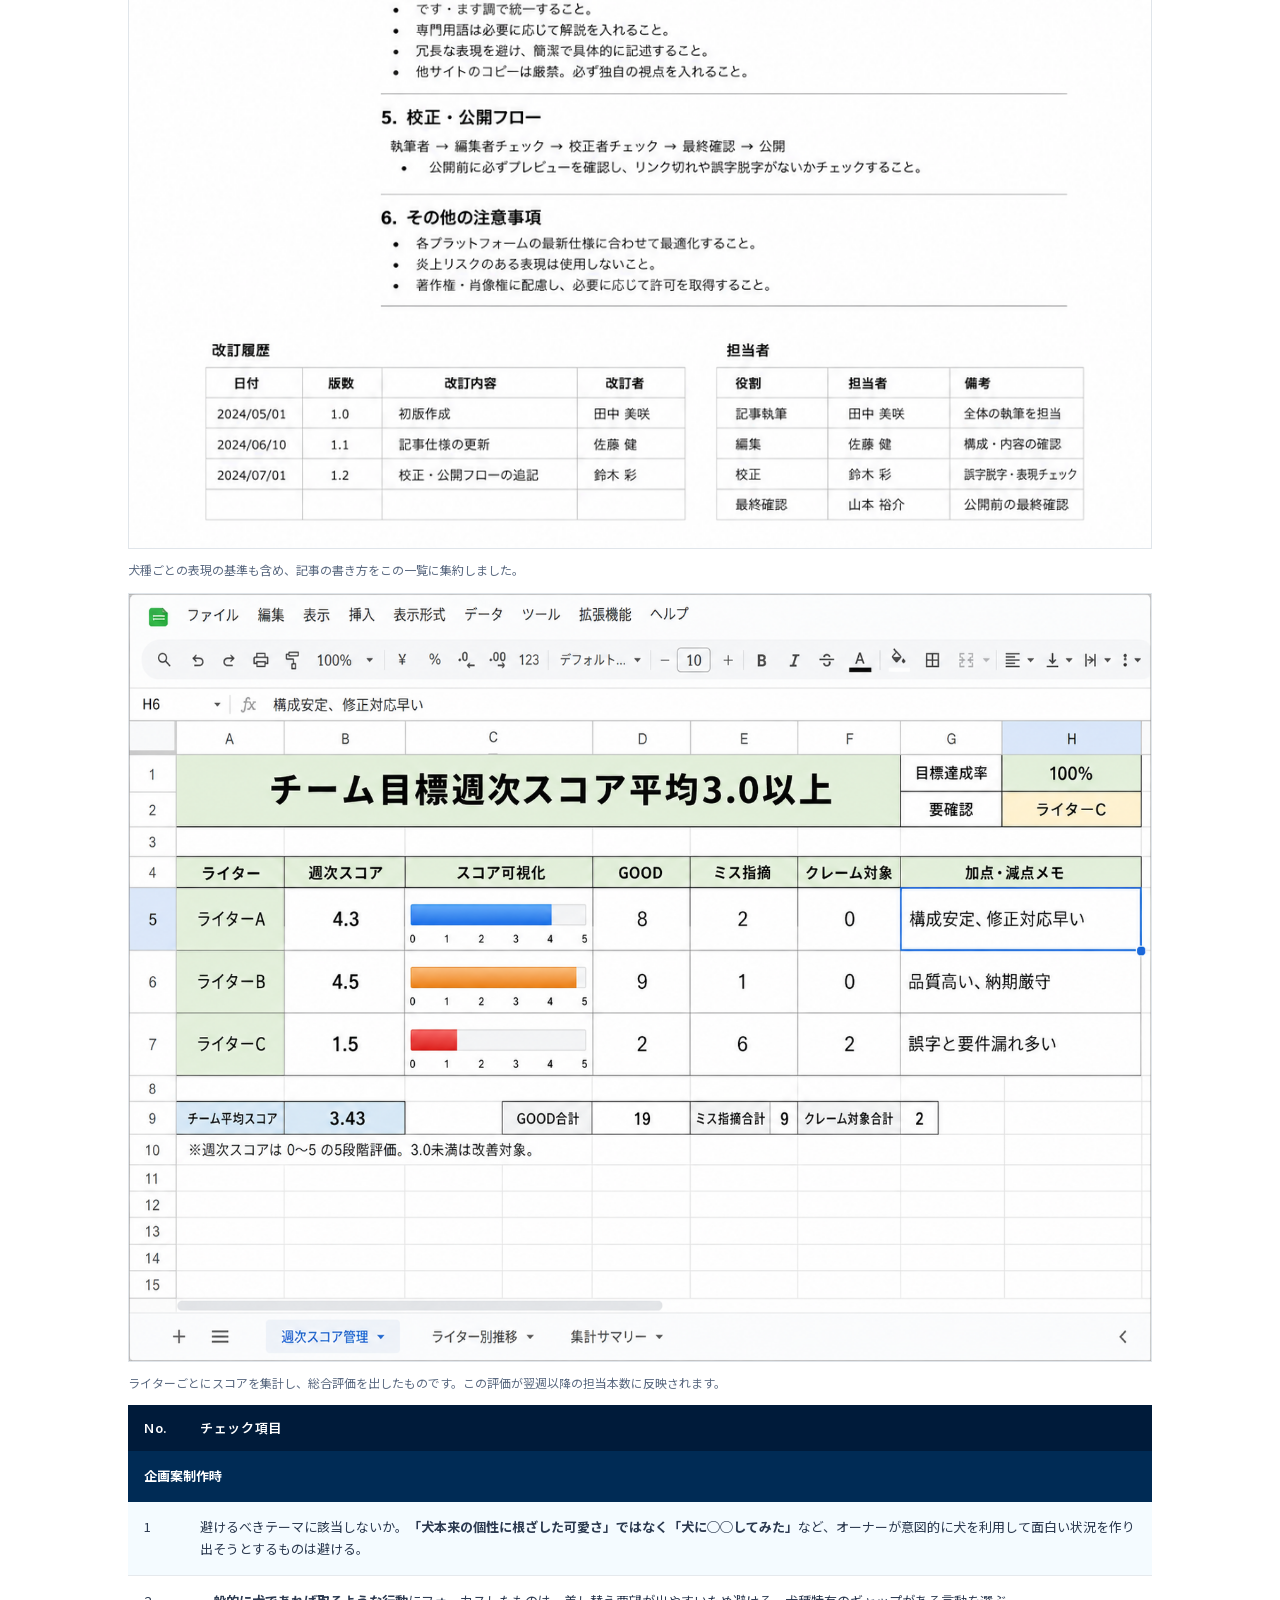
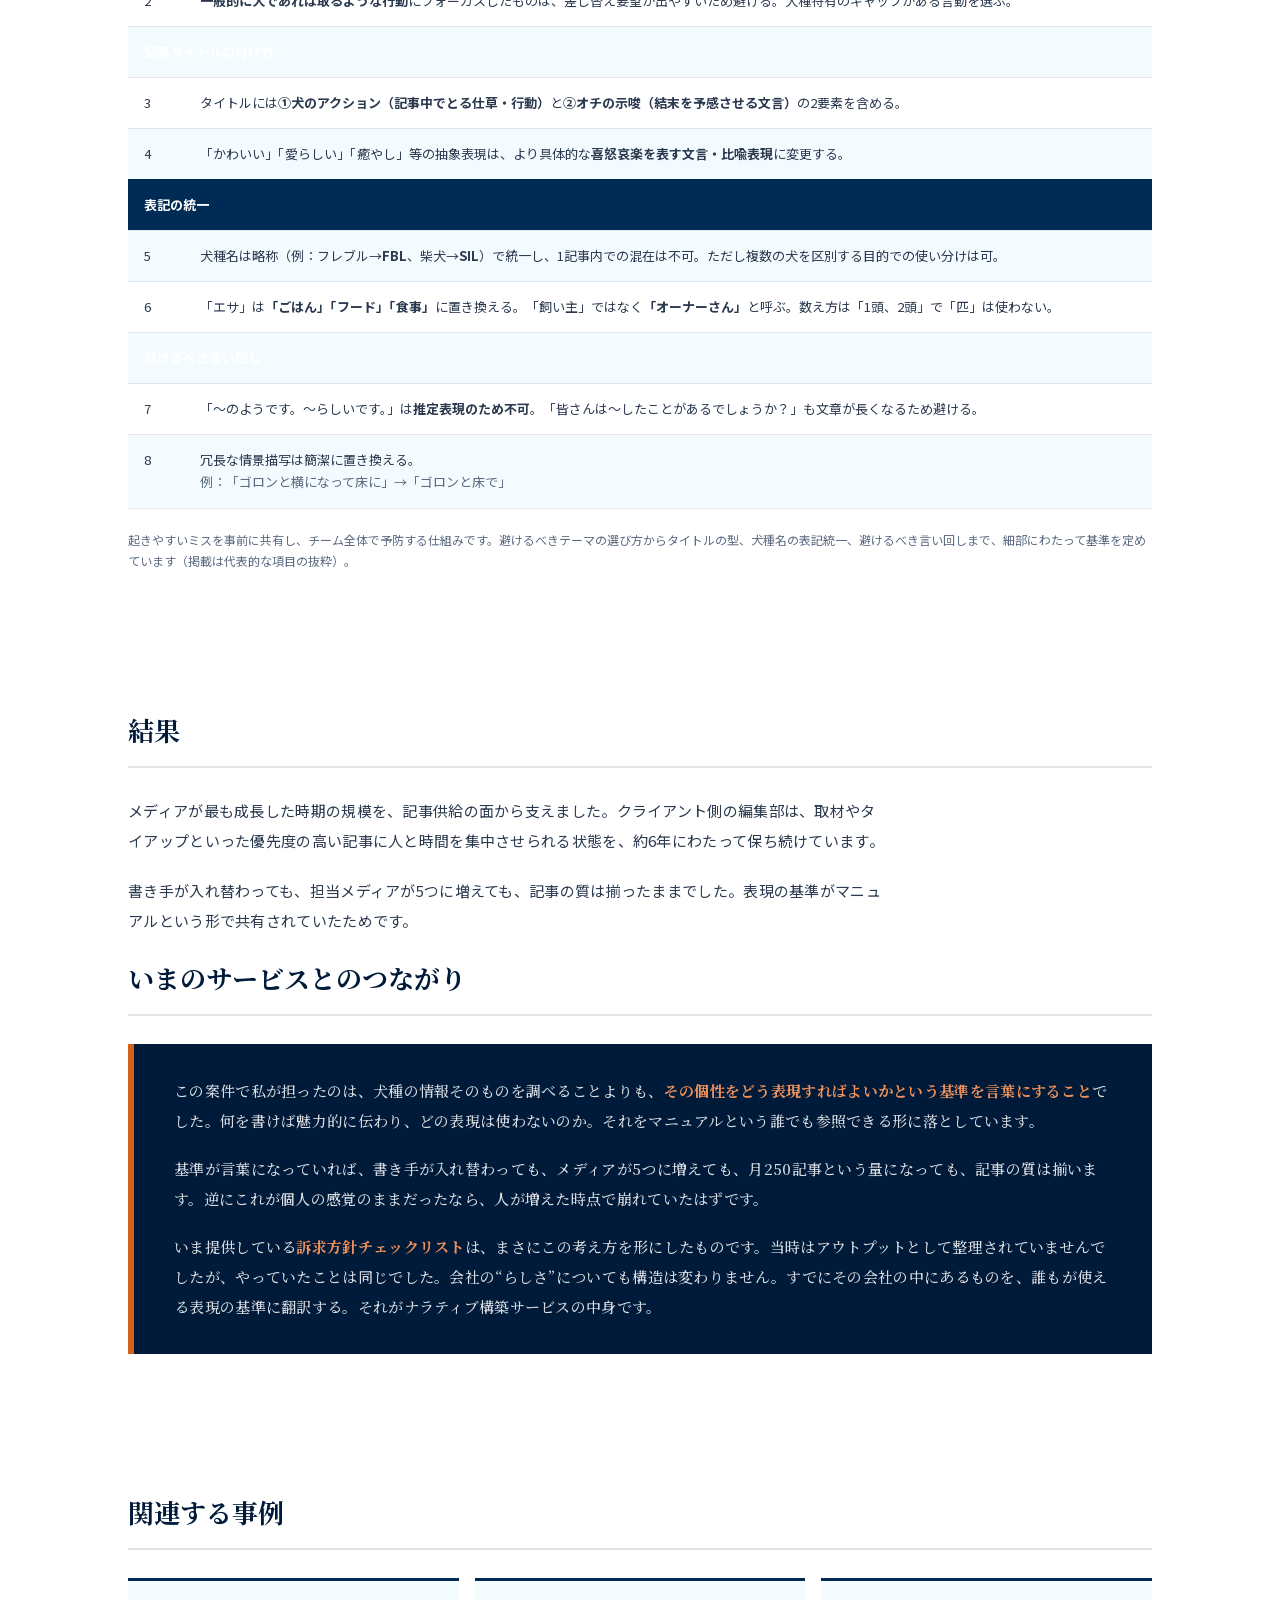
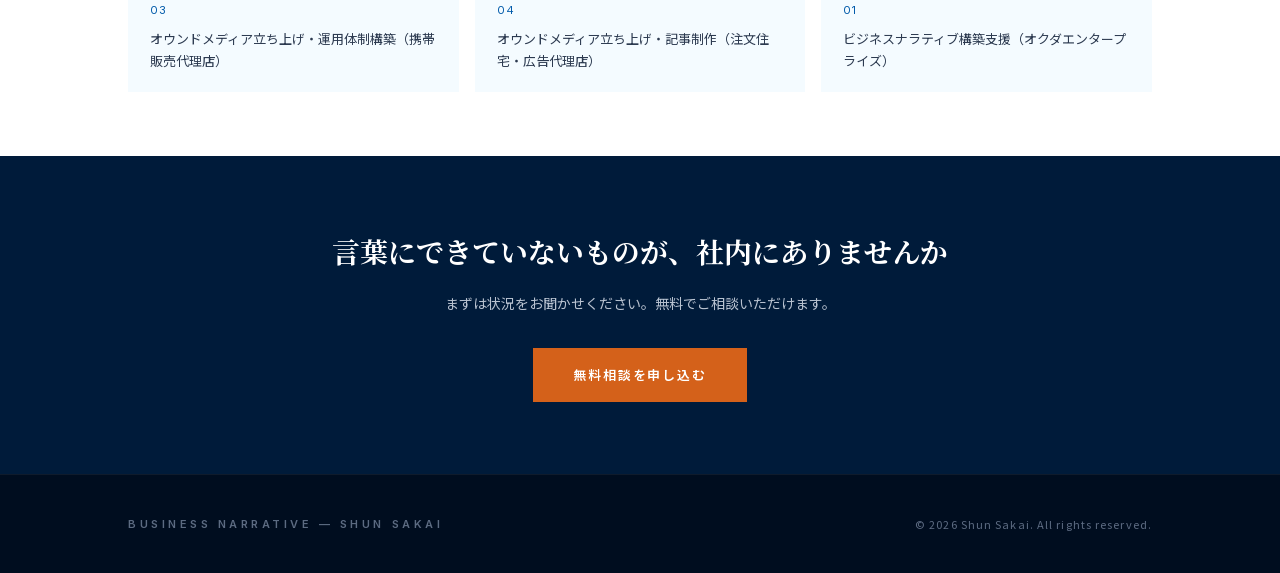
<file: works/petmedia.html>
<!DOCTYPE html><!--rGhWRo7hd8bySPUGqQpJ6--><html lang="ja" class="__variable_1ca127 __variable_236648 __variable_a2b843"><head><meta charSet="utf-8"/><meta name="viewport" content="width=device-width, initial-scale=1"/><link rel="preload" as="image" href="/works/petmedia/a-article-sample-new.png"/><link rel="preload" as="image" href="/works/petmedia/b-manual-new.png"/><link rel="preload" as="image" href="/works/petmedia/c-score-sheet-new.png"/><link rel="stylesheet" href="/_next/static/css/14ac9a72d7a760b6.css" data-precedence="next"/><link rel="stylesheet" href="/_next/static/css/c4a810ec59f017fe.css" data-precedence="next"/><link rel="stylesheet" href="/_next/static/css/1c3a1a69ad47abbc.css" data-precedence="next"/><link rel="preload" as="script" fetchPriority="low" href="/_next/static/chunks/webpack-617a66320d40cda3.js"/><script src="/_next/static/chunks/4bd1b696-c023c6e3521b1417.js" async=""></script><script src="/_next/static/chunks/255-293e44824f2ec188.js" async=""></script><script src="/_next/static/chunks/main-app-a5774d5d8b8e9427.js" async=""></script><script src="/_next/static/chunks/619-ba102abea3e3d0e4.js" async=""></script><script src="/_next/static/chunks/app/works/petmedia/page-e7754779184bdeb1.js" async=""></script><title>ペットメディア 記事制作・ディレクション代行｜実績・事例 | Business Narrative</title><meta name="description" content="犬種特化型のペットメディアで、記事制作とライターチームの構築を担当。書き手が入れ替わっても記事の質が揃うように、犬種ごとの表現の基準をマニュアルに落とし込みました。"/><meta property="og:title" content="Business Narrative | 企業の“らしさ”を言語化する"/><meta property="og:description" content="企業固有の“らしさ”を言語化し、人にもAIにも渡せる事業資産に整えるビジネスナラティブ構築支援。"/><meta property="og:locale" content="ja_JP"/><meta property="og:type" content="website"/><meta name="twitter:card" content="summary"/><meta name="twitter:title" content="Business Narrative | 企業の“らしさ”を言語化する"/><meta name="twitter:description" content="企業固有の“らしさ”を言語化し、人にもAIにも渡せる事業資産に整えるビジネスナラティブ構築支援。"/><link rel="icon" href="/icon.png"/><link rel="apple-touch-icon" href="/apple-icon.png"/><script src="/_next/static/chunks/polyfills-42372ed130431b0a.js" noModule=""></script></head><body><div hidden=""><!--$--><!--/$--></div><header class="site-header"><div class="header-inner"><a class="site-logo" href="/">BUSINESS<span> </span>NARRATIVE</a><nav class="header-nav"><a href="/#why">WHY</a><a href="/#services">SERVICES</a><a href="/#pricing">PRICING</a><a href="/#works">WORKS</a><a href="/#contact">CONTACT</a></nav></div></header><main><div class="case-hero"><div class="container"><p class="case-crumb"><a href="/">HOME</a> ＞<!-- --> <a href="/#works">実績・事例</a> ＞ <!-- -->ペットメディアの記事制作・ディレクション代行</p><span class="case-tag">05<!-- --> / <!-- -->コンテンツ制作支援</span><h1 class="case-title">記事中のワーディングや表現方法を統一。<br/>最大、月250記事の制作が安定的に回る体制を実現。</h1><p class="case-lead">犬種特化型のペットメディアで、記事制作とライターチームの構築を担当しました。書き手が入れ替わっても記事の質が揃うように、犬種ごとの表現の基準をマニュアルに落とし込んでいます。一人で月30記事を書くところから始まり、最も多い時期には5つのメディアで月250記事を供給する体制になりました。</p><div class="case-meta"><span class="case-meta-item"><span class="case-meta-label">業種<!-- -->：</span>ペット系メディア運営</span><span class="case-meta-item"><span class="case-meta-label">期間<!-- -->：</span>2017年6月〜2023年7月（約6年1ヶ月）</span><span class="case-meta-item"><span class="case-meta-label">担当<!-- -->：</span>チーム構築・ディレクション・品質管理・記事制作</span></div></div></div><div class="case-hero-visual"><div class="container"><div class="case-hero-visual-frame"><div class="glance"><div class="glance-block before"><span class="glance-label">課題</span><p class="glance-text">犬種ごとの魅力的な伝え方が、書き手の感覚まかせになりやすい</p></div><div class="glance-arrow">→</div><div class="glance-steps"><div class="glance-step"><span class="glance-step-num">1</span><span>犬種の基礎情報を「表現の基準」へ翻訳しマニュアル化</span></div><div class="glance-step"><span class="glance-step-num">2</span><span>自分が書ける状態を土台に、体制を拡大</span></div><div class="glance-step"><span class="glance-step-num">3</span><span>業務範囲を双方の都合に合わせて引き直し</span></div></div><div class="glance-arrow">→</div><div class="glance-block after"><span class="glance-label">成果</span><span class="glance-stat">250記事/月</span><p class="glance-text">最大5メディア・6年にわたり質を落とさず継続</p></div></div></div></div></div><section class="case-section"><div class="container"><h2 class="case-section-title">数字で見る</h2><p class="case-stats-heading">制作体制</p><div class="case-stats"><div class="case-stat"><span class="case-stat-value">250</span><span class="case-stat-label">記事／月（最大）</span></div><div class="case-stat"><span class="case-stat-value">5</span><span class="case-stat-label">メディア（最大）</span></div><div class="case-stat"><span class="case-stat-value">5〜10</span><span class="case-stat-label">ライター数（時期により増減）</span></div><div class="case-stat"><span class="case-stat-value">6年</span><span class="case-stat-label">継続期間</span></div></div><p class="case-stats-heading">制作記事の成果</p><div class="case-stats"><div class="case-stat"><span class="case-stat-value">70%</span><span class="case-stat-label">平均読了率</span></div><div class="case-stat"><span class="case-stat-value">25%</span><span class="case-stat-label">記事内リンクのCTR</span></div><div class="case-stat"><span class="case-stat-value">5分30秒</span><span class="case-stat-label">1記事あたり平均滞在時間</span></div></div><p class="case-stats-note">CTRは、記事内の商品紹介リンクなどのクリック率を指します。</p><p class="case-stats-heading">メディア全体の規模（最も成長した時期）</p><div class="case-stats"><div class="case-stat"><span class="case-stat-value">1,500万</span><span class="case-stat-label">月間PV</span></div><div class="case-stat"><span class="case-stat-value">400万</span><span class="case-stat-label">月間利用者数</span></div><div class="case-stat"><span class="case-stat-value">70,000</span><span class="case-stat-label">書店発行部数</span></div></div><p class="case-stats-note">こちらはメディア全体の規模です。5メディアまで拡大した時期の数字で、担当記事に限った成果とは範囲が異なります。</p></div></section><section class="case-section"><div class="container"><h2 class="case-section-title">背景と課題</h2><p class="case-body">クライアントが描いていたのは、特定の犬種に特化したキュレーションメディアを立ち上げ、その犬種の固定ファンを集めたうえで商品を展開する、というビジネスモデルでした。</p><p class="case-body">一定のペースでコンスタントに記事を出し続ければ固定ファンがつくことは、クライアント側の見立てですでに分かっていました。あと何件記事を出せばインプレッションがどれだけ伸びるか、という目標値も立てられる状態です。</p><p class="case-body">一方で、クライアント社内の編集部には、取材記事や企業とのタイアップといった優先度の高い仕事に人と時間を充てたいという事情がありました。それでもメディアは常に更新され続けている必要があります。</p><p class="case-body">そこで私に求められたのが、InstagramやYouTubeで紹介されている動画や画像をキュレーション的に取り上げる記事を継続的に制作し、メディアが新しい状態を保ち続けることでした。</p></div></section><section class="case-section"><div class="container"><h2 class="case-section-title">やったこと</h2><h3 class="case-subheading">1. 犬種の基礎情報を、記事で使える「表現の基準」へ翻訳</h3><p class="case-body">犬種ごとの基礎情報そのものは、クライアントの編集部から明文化された形で提供されていました。その犬種が一般にどんなイメージを持たれているか（忠実である、やや怖がり、お茶目な一面がある など）、健康や病気に強いか弱いか、遊び好きやいたずらの傾向とそこから来る注意点、といった内容です。</p><p class="case-body">私が担ったのは、この情報を記事制作に使える形へ落とし込む作業でした。その犬種の個性をより魅力的に、面白く感じてもらうにはどういうワーディングや単語を選べばよいか。読者の感情を引き出す表現にはどんな傾向があるか。逆に、使わない表現はどれか。こうした基準を「この犬種ではこういうキーワードや表現が好まれる傾向にあるので、記事に盛り込んでください」という形でマニュアルに反映しました。</p><p class="case-body">ライターはマニュアルを見て、そこに近い表現を選んでいけば自然と正解に近づけます。書き手個人のセンスや犬種への詳しさに頼らずに済む状態を、先につくったことになります。</p><h3 class="case-subheading">2. 自分が書ける状態を土台に、体制を拡大</h3><p class="case-body">最初は私が一人のライターとして参加し、月30記事程度を安定して出せる状態をまず確立しました。そのうえでライターを一人ずつアサインして体制を広げ、先方の依頼に合わせて制作できる数量を増やしていきました。</p><p class="case-body">制作数量が一定を超えると、次の犬種のメディア立ち上げが依頼されます。これを繰り返して、最も多い時期には5つの犬種メディアを担当することになりました。各メディアは犬種特化型で、フレンチブルドッグならフレンチブルドッグ、柴犬なら柴犬という単位で立ち上がっています。</p><p class="case-body">チームづくりでは、初期は知人5名で暫定的なチームを組み、その後Indeedで公募・選抜して本チームへ移行しました。運用時は約5名を管理しています。</p><h3 class="case-subheading">3. 質を保つ運用の型を用意</h3><ul class="case-body"><li>よくある間違いをチェックリスト化し、ミスをチーム全体で未然に防ぐ</li><li>記事フォーマットの変更に、チーム全体で追随できる手順を整備する</li><li>スコア制でライターの活動を評価し、モチベーションを管理する</li></ul><p class="case-body">スコア制は、良い出来の記事を加点し、ミスやクレームにつながる問題を減点する形で、ライターの活動を評価する仕組みです。個人ごとに集計して総合評価を出し、<strong>その評価の変動を翌週以降の担当本数へ反映</strong>させました。評価が次の仕事量につながることで、品質を保つ動機がチームの側に生まれます。</p><h3 class="case-subheading">4. 業務範囲を、双方の都合に合わせて引き直し</h3><p class="case-body">途中でクライアントから、スクリーンショットの撮影・加工業務を巻き取れないかという依頼がありました。もともと先方が対応していた業務です。InstagramならInstagram、YouTubeならYouTubeと媒体ごとに仕様が異なり、どう撮れば標準的な品質になるかが都度変わるため、定型業務にできるという見立てがあったのだと思います。</p><p class="case-body">ただ、私の側は文字数と期日が決まったなかで制作単価を設定してライターに発注しています。新しい業務領域が加わると、単価に対して業務量だけが増えることになり、そのままでは受けにくい話でした。</p><p class="case-body">そこでクライアントと交渉し、スクリーンショット対応を引き受ける代わりに、記事の導入文とまとめの部分を先方に巻き取ってもらうことにしました。この2箇所はコンバージョンや読了率に直結します。そしてクライアントにとっては、公開・格納の際にどのみち手直しすることが多く、編集部としての色を出したい箇所でもありました。「どちらにしろ直すところだから」という理由で、先方の工数もほとんど増えずに済んでいます。</p><p class="case-body">結果として、双方の工数を増やさないまま業務範囲を組み替えることができ、お互いにとって効率のよい分担になりました。</p></div></section><section class="case-section"><div class="container"><h2 class="case-section-title">実際の成果物</h2><p class="case-figure-note">掲載している画像は、当時の資料をもとにAIで再現したイメージです。守秘義務等の事情により、実際の資料とは異なります。</p><div class="case-figure"><img src="/works/petmedia/a-article-sample-new.png" alt="制作記事のサンプル"/><p class="case-caption">ニュースアプリ経由で、犬に関心のある読者を集めるための記事です。収益性の高い記事（商品PR・イベント告知・インタビュー）はクライアント側が担当し、役割を分担していました。</p></div><div class="case-figure"><img src="/works/petmedia/b-manual-new.png" alt="記事要件・スクリーンショット要件を定義したマニュアル"/><p class="case-caption">犬種ごとの表現の基準も含め、記事の書き方をこの一覧に集約しました。</p></div><div class="case-figure"><img src="/works/petmedia/c-score-sheet-new.png" alt="スコア形式のモチベーション管理シート"/><p class="case-caption">ライターごとにスコアを集計し、総合評価を出したものです。この評価が翌週以降の担当本数に反映されます。</p></div><div class="case-figure"><div class="case-table-wrap"><table class="case-table"><thead><tr><th class="col-no">No.</th><th>チェック項目</th></tr></thead><tbody><tr class="category-row"><td colSpan="2">企画案制作時</td></tr><tr><td>1</td><td>避けるべきテーマに該当しないか。<b>「犬本来の個性に根ざした可愛さ」ではなく「犬に◯◯してみた」</b>など、オーナーが意図的に犬を利用して面白い状況を作り出そうとするものは避ける。</td></tr><tr><td>2</td><td><b>一般的に犬であれば取るような行動</b>にフォーカスしたものは、差し替え要望が出やすいため避ける。犬種特有のギャップがある言動を選ぶ。</td></tr><tr class="category-row"><td colSpan="2">記事タイトルの付け方</td></tr><tr><td>3</td><td>タイトルには<b>①犬のアクション（記事中でとる仕草・行動）</b>と<b>②オチの示唆（結末を予感させる文言）</b>の2要素を含める。</td></tr><tr><td>4</td><td>「かわいい」「愛らしい」「癒やし」等の抽象表現は、より具体的な<b>喜怒哀楽を表す文言・比喩表現</b>に変更する。</td></tr><tr class="category-row"><td colSpan="2">表記の統一</td></tr><tr><td>5</td><td>犬種名は略称（例：フレブル→<b>FBL</b>、柴犬→<b>SIL</b>）で統一し、1記事内での混在は不可。ただし複数の犬を区別する目的での使い分けは可。</td></tr><tr><td>6</td><td>「エサ」は<b>「ごはん」「フード」「食事」</b>に置き換える。「飼い主」ではなく<b>「オーナーさん」</b>と呼ぶ。数え方は「1頭、2頭」で「匹」は使わない。</td></tr><tr class="category-row"><td colSpan="2">避けるべき言い回し</td></tr><tr><td>7</td><td>「〜のようです。〜らしいです。」は<b>推定表現のため不可</b>。「皆さんは〜したことがあるでしょうか？」も文章が長くなるため避ける。</td></tr><tr><td>8</td><td>冗長な情景描写は簡潔に置き換える。<br/><span class="text-muted">例：「ゴロンと横になって床に」→「ゴロンと床で」</span></td></tr></tbody></table></div><p class="case-caption">起きやすいミスを事前に共有し、チーム全体で予防する仕組みです。避けるべきテーマの選び方からタイトルの型、犬種名の表記統一、避けるべき言い回しまで、細部にわたって基準を定めています（掲載は代表的な項目の抜粋）。</p></div></div></section><section class="case-section"><div class="container"><h2 class="case-section-title">結果</h2><p class="case-body">メディアが最も成長した時期の規模を、記事供給の面から支えました。クライアント側の編集部は、取材やタイアップといった優先度の高い記事に人と時間を集中させられる状態を、約6年にわたって保ち続けています。</p><p class="case-body">書き手が入れ替わっても、担当メディアが5つに増えても、記事の質は揃ったままでした。表現の基準がマニュアルという形で共有されていたためです。</p><h2 class="case-section-title">いまのサービスとのつながり</h2><div class="case-bridge"><p>この案件で私が担ったのは、犬種の情報そのものを調べることよりも、<strong>その個性をどう表現すればよいかという基準を言葉にすること</strong>でした。何を書けば魅力的に伝わり、どの表現は使わないのか。それをマニュアルという誰でも参照できる形に落としています。</p><p>基準が言葉になっていれば、書き手が入れ替わっても、メディアが5つに増えても、月250記事という量になっても、記事の質は揃います。逆にこれが個人の感覚のままだったなら、人が増えた時点で崩れていたはずです。</p><p>いま提供している<strong>訴求方針チェックリスト</strong>は、まさにこの考え方を形にしたものです。当時はアウトプットとして整理されていませんでしたが、やっていたことは同じでした。会社の“らしさ”についても構造は変わりません。すでにその会社の中にあるものを、誰もが使える表現の基準に翻訳する。それがナラティブ構築サービスの中身です。</p></div></div></section><section class="case-section"><div class="container"><h2 class="case-section-title">関連する事例</h2><div class="case-related"><a class="case-related-item" href="/works/mobile-agency"><span class="case-related-num">03</span>オウンドメディア立ち上げ・運用体制構築（携帯販売代理店）</a><a class="case-related-item" href="/works/custom-home"><span class="case-related-num">04</span>オウンドメディア立ち上げ・記事制作（注文住宅・広告代理店）</a><a class="case-related-item" href="/works/okuda-enterprise"><span class="case-related-num">01</span>ビジネスナラティブ構築支援（オクダエンタープライズ）</a></div></div></section><div class="case-cta"><p class="case-cta-title">言葉にできていないものが、社内にありませんか</p><p class="case-cta-body">まずは状況をお聞かせください。無料でご相談いただけます。</p><a href="/#contact" class="case-cta-btn">無料相談を申し込む</a></div><!--$--><!--/$--></main><footer class="site-footer"><div class="footer-inner"><span class="footer-logo">BUSINESS NARRATIVE — SHUN SAKAI</span><span class="footer-copy">© <!-- -->2026<!-- --> Shun Sakai. All rights reserved.</span></div></footer><script src="/_next/static/chunks/webpack-617a66320d40cda3.js" id="_R_" async=""></script><script>(self.__next_f=self.__next_f||[]).push([0])</script><script>self.__next_f.push([1,"1:\"$Sreact.fragment\"\n2:I[2619,[\"619\",\"static/chunks/619-ba102abea3e3d0e4.js\",\"575\",\"static/chunks/app/works/petmedia/page-e7754779184bdeb1.js\"],\"\"]\n3:I[9766,[],\"\"]\n4:I[8924,[],\"\"]\nf:I[7150,[],\"\"]\n:HL[\"/_next/static/css/14ac9a72d7a760b6.css\",\"style\"]\n:HL[\"/_next/static/css/c4a810ec59f017fe.css\",\"style\"]\n:HL[\"/_next/static/css/1c3a1a69ad47abbc.css\",\"style\"]\n"])</script><script>self.__next_f.push([1,"0:{\"P\":null,\"b\":\"rGhWRo7hd8bySPUGqQpJ6\",\"p\":\"\",\"c\":[\"\",\"works\",\"petmedia\"],\"i\":false,\"f\":[[[\"\",{\"children\":[\"works\",{\"children\":[\"petmedia\",{\"children\":[\"__PAGE__\",{}]}]}]},\"$undefined\",\"$undefined\",true],[\"\",[\"$\",\"$1\",\"c\",{\"children\":[[[\"$\",\"link\",\"0\",{\"rel\":\"stylesheet\",\"href\":\"/_next/static/css/14ac9a72d7a760b6.css\",\"precedence\":\"next\",\"crossOrigin\":\"$undefined\",\"nonce\":\"$undefined\"}],[\"$\",\"link\",\"1\",{\"rel\":\"stylesheet\",\"href\":\"/_next/static/css/c4a810ec59f017fe.css\",\"precedence\":\"next\",\"crossOrigin\":\"$undefined\",\"nonce\":\"$undefined\"}],[\"$\",\"link\",\"2\",{\"rel\":\"stylesheet\",\"href\":\"/_next/static/css/1c3a1a69ad47abbc.css\",\"precedence\":\"next\",\"crossOrigin\":\"$undefined\",\"nonce\":\"$undefined\"}]],[\"$\",\"html\",null,{\"lang\":\"ja\",\"className\":\"__variable_1ca127 __variable_236648 __variable_a2b843\",\"children\":[\"$\",\"body\",null,{\"children\":[[\"$\",\"header\",null,{\"className\":\"site-header\",\"children\":[\"$\",\"div\",null,{\"className\":\"header-inner\",\"children\":[[\"$\",\"$L2\",null,{\"href\":\"/\",\"className\":\"site-logo\",\"children\":[\"BUSINESS\",[\"$\",\"span\",null,{\"children\":\" \"}],\"NARRATIVE\"]}],[\"$\",\"nav\",null,{\"className\":\"header-nav\",\"children\":[[\"$\",\"a\",\"/#why\",{\"href\":\"/#why\",\"children\":\"WHY\"}],[\"$\",\"a\",\"/#services\",{\"href\":\"/#services\",\"children\":\"SERVICES\"}],[\"$\",\"a\",\"/#pricing\",{\"href\":\"/#pricing\",\"children\":\"PRICING\"}],[\"$\",\"a\",\"/#works\",{\"href\":\"/#works\",\"children\":\"WORKS\"}],[\"$\",\"a\",\"/#contact\",{\"href\":\"/#contact\",\"children\":\"CONTACT\"}]]}]]}]}],[\"$\",\"main\",null,{\"children\":[\"$\",\"$L3\",null,{\"parallelRouterKey\":\"children\",\"error\":\"$undefined\",\"errorStyles\":\"$undefined\",\"errorScripts\":\"$undefined\",\"template\":[\"$\",\"$L4\",null,{}],\"templateStyles\":\"$undefined\",\"templateScripts\":\"$undefined\",\"notFound\":[[[\"$\",\"title\",null,{\"children\":\"404: This page could not be found.\"}],[\"$\",\"div\",null,{\"style\":{\"fontFamily\":\"system-ui,\\\"Segoe UI\\\",Roboto,Helvetica,Arial,sans-serif,\\\"Apple Color Emoji\\\",\\\"Segoe UI Emoji\\\"\",\"height\":\"100vh\",\"textAlign\":\"center\",\"display\":\"flex\",\"flexDirection\":\"column\",\"alignItems\":\"center\",\"justifyContent\":\"center\"},\"children\":[\"$\",\"div\",null,{\"children\":[[\"$\",\"style\",null,{\"dangerouslySetInnerHTML\":{\"__html\":\"body{color:#000;background:#fff;margin:0}.next-error-h1{border-right:1px solid rgba(0,0,0,.3)}@media (prefers-color-scheme:dark){body{color:#fff;background:#000}.next-error-h1{border-right:1px solid rgba(255,255,255,.3)}}\"}}],[\"$\",\"h1\",null,{\"className\":\"next-error-h1\",\"style\":{\"display\":\"inline-block\",\"margin\":\"0 20px 0 0\",\"padding\":\"0 23px 0 0\",\"fontSize\":24,\"fontWeight\":500,\"verticalAlign\":\"top\",\"lineHeight\":\"49px\"},\"children\":404}],[\"$\",\"div\",null,{\"style\":{\"display\":\"inline-block\"},\"children\":[\"$\",\"h2\",null,{\"style\":{\"fontSize\":14,\"fontWeight\":400,\"lineHeight\":\"49px\",\"margin\":0},\"children\":\"This page could not be found.\"}]}]]}]}]],[]],\"forbidden\":\"$undefined\",\"unauthorized\":\"$undefined\"}]}],[\"$\",\"footer\",null,{\"className\":\"site-footer\",\"children\":[\"$\",\"div\",null,{\"className\":\"footer-inner\",\"children\":[[\"$\",\"span\",null,{\"className\":\"footer-logo\",\"children\":\"BUSINESS NARRATIVE — SHUN SAKAI\"}],[\"$\",\"span\",null,{\"className\":\"footer-copy\",\"children\":[\"© \",2026,\" Shun Sakai. All rights reserved.\"]}]]}]}]]}]}]]}],{\"children\":[\"works\",[\"$\",\"$1\",\"c\",{\"children\":[null,[\"$\",\"$L3\",null,{\"parallelRouterKey\":\"children\",\"error\":\"$undefined\",\"errorStyles\":\"$undefined\",\"errorScripts\":\"$undefined\",\"template\":[\"$\",\"$L4\",null,{}],\"templateStyles\":\"$undefined\",\"templateScripts\":\"$undefined\",\"notFound\":\"$undefined\",\"forbidden\":\"$undefined\",\"unauthorized\":\"$undefined\"}]]}],{\"children\":[\"petmedia\",[\"$\",\"$1\",\"c\",{\"children\":[null,[\"$\",\"$L3\",null,{\"parallelRouterKey\":\"children\",\"error\":\"$undefined\",\"errorStyles\":\"$undefined\",\"errorScripts\":\"$undefined\",\"template\":[\"$\",\"$L4\",null,{}],\"templateStyles\":\"$undefined\",\"templateScripts\":\"$undefined\",\"notFound\":\"$undefined\",\"forbidden\":\"$undefined\",\"unauthorized\":\"$undefined\"}]]}],{\"children\":[\"__PAGE__\",[\"$\",\"$1\",\"c\",{\"children\":[[[\"$\",\"div\",null,{\"className\":\"case-hero\",\"children\":[\"$\",\"div\",null,{\"className\":\"container\",\"children\":[[\"$\",\"p\",null,{\"className\":\"case-crumb\",\"children\":[[\"$\",\"$L2\",null,{\"href\":\"/\",\"children\":\"HOME\"}],\" ＞\",\" \",[\"$\",\"a\",null,{\"href\":\"/#works\",\"children\":\"実績・事例\"}],\" ＞ \",\"ペットメディアの記事制作・ディレクション代行\"]}],[\"$\",\"span\",null,{\"className\":\"case-tag\",\"children\":[\"05\",\" / \",\"コンテンツ制作支援\"]}],[\"$\",\"h1\",null,{\"className\":\"case-title\",\"children\":[\"記事中のワーディングや表現方法を統一。\",[\"$\",\"br\",null,{}],\"最大、月250記事の制作が安定的に回る体制を実現。\"]}],[\"$\",\"p\",null,{\"className\":\"case-lead\",\"children\":\"犬種特化型のペットメディアで、記事制作とライターチームの構築を担当しました。書き手が入れ替わっても記事の質が揃うように、犬種ごとの表現の基準をマニュアルに落とし込んでいます。一人で月30記事を書くところから始まり、最も多い時期には5つのメディアで月250記事を供給する体制になりました。\"}],[\"$\",\"div\",null,{\"className\":\"case-meta\",\"children\":[[\"$\",\"span\",\"業種\",{\"className\":\"case-meta-item\",\"children\":[[\"$\",\"span\",null,{\"className\":\"case-meta-label\",\"children\":[\"業種\",\"：\"]}],\"ペット系メディア運営\"]}],[\"$\",\"span\",\"期間\",{\"className\":\"case-meta-item\",\"children\":[[\"$\",\"span\",null,{\"className\":\"case-meta-label\",\"children\":[\"期間\",\"：\"]}],\"2017年6月〜2023年7月（約6年1ヶ月）\"]}],[\"$\",\"span\",\"担当\",{\"className\":\"case-meta-item\",\"children\":[[\"$\",\"span\",null,{\"className\":\"case-meta-label\",\"children\":[\"担当\",\"：\"]}],\"チーム構築・ディレクション・品質管理・記事制作\"]}]]}]]}]}],\"$L5\",\"$L6\",\"$L7\",\"$L8\",\"$L9\",\"$La\",\"$Lb\",\"$Lc\"],null,\"$Ld\"]}],{},null,false]},null,false]},null,false]},null,false],\"$Le\",false]],\"m\":\"$undefined\",\"G\":[\"$f\",[]],\"s\":false,\"S\":true}\n"])</script><script>self.__next_f.push([1,"10:I[4431,[],\"OutletBoundary\"]\n12:I[5278,[],\"AsyncMetadataOutlet\"]\n14:I[4431,[],\"ViewportBoundary\"]\n16:I[4431,[],\"MetadataBoundary\"]\n17:\"$Sreact.suspense\"\n"])</script><script>self.__next_f.push([1,"5:[\"$\",\"div\",null,{\"className\":\"case-hero-visual\",\"children\":[\"$\",\"div\",null,{\"className\":\"container\",\"children\":[[\"$\",\"div\",null,{\"className\":\"case-hero-visual-frame\",\"children\":[\"$\",\"div\",null,{\"className\":\"glance\",\"children\":[[\"$\",\"div\",null,{\"className\":\"glance-block before\",\"children\":[[\"$\",\"span\",null,{\"className\":\"glance-label\",\"children\":\"課題\"}],[\"$\",\"p\",null,{\"className\":\"glance-text\",\"children\":\"犬種ごとの魅力的な伝え方が、書き手の感覚まかせになりやすい\"}]]}],[\"$\",\"div\",null,{\"className\":\"glance-arrow\",\"children\":\"→\"}],[\"$\",\"div\",null,{\"className\":\"glance-steps\",\"children\":[[\"$\",\"div\",\"0\",{\"className\":\"glance-step\",\"children\":[[\"$\",\"span\",null,{\"className\":\"glance-step-num\",\"children\":1}],[\"$\",\"span\",null,{\"children\":\"犬種の基礎情報を「表現の基準」へ翻訳しマニュアル化\"}]]}],[\"$\",\"div\",\"1\",{\"className\":\"glance-step\",\"children\":[[\"$\",\"span\",null,{\"className\":\"glance-step-num\",\"children\":2}],[\"$\",\"span\",null,{\"children\":\"自分が書ける状態を土台に、体制を拡大\"}]]}],[\"$\",\"div\",\"2\",{\"className\":\"glance-step\",\"children\":[[\"$\",\"span\",null,{\"className\":\"glance-step-num\",\"children\":3}],[\"$\",\"span\",null,{\"children\":\"業務範囲を双方の都合に合わせて引き直し\"}]]}]]}],[\"$\",\"div\",null,{\"className\":\"glance-arrow\",\"children\":\"→\"}],[\"$\",\"div\",null,{\"className\":\"glance-block after\",\"children\":[[\"$\",\"span\",null,{\"className\":\"glance-label\",\"children\":\"成果\"}],[\"$\",\"span\",null,{\"className\":\"glance-stat\",\"children\":\"250記事/月\"}],[\"$\",\"p\",null,{\"className\":\"glance-text\",\"children\":\"最大5メディア・6年にわたり質を落とさず継続\"}]]}]]}]}],\"$undefined\"]}]}]\n"])</script><script>self.__next_f.push([1,"6:[\"$\",\"section\",null,{\"className\":\"case-section\",\"children\":[\"$\",\"div\",null,{\"className\":\"container\",\"children\":[[\"$\",\"h2\",null,{\"className\":\"case-section-title\",\"children\":\"数字で見る\"}],[[\"$\",\"p\",null,{\"className\":\"case-stats-heading\",\"children\":\"制作体制\"}],[\"$\",\"div\",null,{\"className\":\"case-stats\",\"children\":[[\"$\",\"div\",\"記事／月（最大）\",{\"className\":\"case-stat\",\"children\":[[\"$\",\"span\",null,{\"className\":\"case-stat-value\",\"children\":\"250\"}],[\"$\",\"span\",null,{\"className\":\"case-stat-label\",\"children\":\"記事／月（最大）\"}]]}],[\"$\",\"div\",\"メディア（最大）\",{\"className\":\"case-stat\",\"children\":[[\"$\",\"span\",null,{\"className\":\"case-stat-value\",\"children\":\"5\"}],[\"$\",\"span\",null,{\"className\":\"case-stat-label\",\"children\":\"メディア（最大）\"}]]}],[\"$\",\"div\",\"ライター数（時期により増減）\",{\"className\":\"case-stat\",\"children\":[[\"$\",\"span\",null,{\"className\":\"case-stat-value\",\"children\":\"5〜10\"}],[\"$\",\"span\",null,{\"className\":\"case-stat-label\",\"children\":\"ライター数（時期により増減）\"}]]}],[\"$\",\"div\",\"継続期間\",{\"className\":\"case-stat\",\"children\":[[\"$\",\"span\",null,{\"className\":\"case-stat-value\",\"children\":\"6年\"}],[\"$\",\"span\",null,{\"className\":\"case-stat-label\",\"children\":\"継続期間\"}]]}]]}],\"$undefined\"],[[\"$\",\"p\",null,{\"className\":\"case-stats-heading\",\"children\":\"制作記事の成果\"}],[\"$\",\"div\",null,{\"className\":\"case-stats\",\"children\":[[\"$\",\"div\",\"平均読了率\",{\"className\":\"case-stat\",\"children\":[[\"$\",\"span\",null,{\"className\":\"case-stat-value\",\"children\":\"70%\"}],[\"$\",\"span\",null,{\"className\":\"case-stat-label\",\"children\":\"平均読了率\"}]]}],[\"$\",\"div\",\"記事内リンクのCTR\",{\"className\":\"case-stat\",\"children\":[[\"$\",\"span\",null,{\"className\":\"case-stat-value\",\"children\":\"25%\"}],[\"$\",\"span\",null,{\"className\":\"case-stat-label\",\"children\":\"記事内リンクのCTR\"}]]}],[\"$\",\"div\",\"1記事あたり平均滞在時間\",{\"className\":\"case-stat\",\"children\":[[\"$\",\"span\",null,{\"className\":\"case-stat-value\",\"children\":\"5分30秒\"}],[\"$\",\"span\",null,{\"className\":\"case-stat-label\",\"children\":\"1記事あたり平均滞在時間\"}]]}]]}],[\"$\",\"p\",null,{\"className\":\"case-stats-note\",\"children\":\"CTRは、記事内の商品紹介リンクなどのクリック率を指します。\"}]],[[\"$\",\"p\",null,{\"className\":\"case-stats-heading\",\"children\":\"メディア全体の規模（最も成長した時期）\"}],[\"$\",\"div\",null,{\"className\":\"case-stats\",\"children\":[[\"$\",\"div\",\"月間PV\",{\"className\":\"case-stat\",\"children\":[[\"$\",\"span\",null,{\"className\":\"case-stat-value\",\"children\":\"1,500万\"}],[\"$\",\"span\",null,{\"className\":\"case-stat-label\",\"children\":\"月間PV\"}]]}],[\"$\",\"div\",\"月間利用者数\",{\"className\":\"case-stat\",\"children\":[[\"$\",\"span\",null,{\"className\":\"case-stat-value\",\"children\":\"400万\"}],[\"$\",\"span\",null,{\"className\":\"case-stat-label\",\"children\":\"月間利用者数\"}]]}],[\"$\",\"div\",\"書店発行部数\",{\"className\":\"case-stat\",\"children\":[[\"$\",\"span\",null,{\"className\":\"case-stat-value\",\"children\":\"70,000\"}],[\"$\",\"span\",null,{\"className\":\"case-stat-label\",\"children\":\"書店発行部数\"}]]}]]}],[\"$\",\"p\",null,{\"className\":\"case-stats-note\",\"children\":\"こちらはメディア全体の規模です。5メディアまで拡大した時期の数字で、担当記事に限った成果とは範囲が異なります。\"}]]]}]}]\n"])</script><script>self.__next_f.push([1,"7:[\"$\",\"section\",null,{\"className\":\"case-section\",\"children\":[\"$\",\"div\",null,{\"className\":\"container\",\"children\":[[\"$\",\"h2\",null,{\"className\":\"case-section-title\",\"children\":\"背景と課題\"}],[\"$\",\"p\",null,{\"className\":\"case-body\",\"children\":\"クライアントが描いていたのは、特定の犬種に特化したキュレーションメディアを立ち上げ、その犬種の固定ファンを集めたうえで商品を展開する、というビジネスモデルでした。\"}],[\"$\",\"p\",null,{\"className\":\"case-body\",\"children\":\"一定のペースでコンスタントに記事を出し続ければ固定ファンがつくことは、クライアント側の見立てですでに分かっていました。あと何件記事を出せばインプレッションがどれだけ伸びるか、という目標値も立てられる状態です。\"}],[\"$\",\"p\",null,{\"className\":\"case-body\",\"children\":\"一方で、クライアント社内の編集部には、取材記事や企業とのタイアップといった優先度の高い仕事に人と時間を充てたいという事情がありました。それでもメディアは常に更新され続けている必要があります。\"}],[\"$\",\"p\",null,{\"className\":\"case-body\",\"children\":\"そこで私に求められたのが、InstagramやYouTubeで紹介されている動画や画像をキュレーション的に取り上げる記事を継続的に制作し、メディアが新しい状態を保ち続けることでした。\"}]]}]}]\n"])</script><script>self.__next_f.push([1,"8:[\"$\",\"section\",null,{\"className\":\"case-section\",\"children\":[\"$\",\"div\",null,{\"className\":\"container\",\"children\":[[\"$\",\"h2\",null,{\"className\":\"case-section-title\",\"children\":\"やったこと\"}],[\"$\",\"h3\",null,{\"className\":\"case-subheading\",\"children\":\"1. 犬種の基礎情報を、記事で使える「表現の基準」へ翻訳\"}],[\"$\",\"p\",null,{\"className\":\"case-body\",\"children\":\"犬種ごとの基礎情報そのものは、クライアントの編集部から明文化された形で提供されていました。その犬種が一般にどんなイメージを持たれているか（忠実である、やや怖がり、お茶目な一面がある など）、健康や病気に強いか弱いか、遊び好きやいたずらの傾向とそこから来る注意点、といった内容です。\"}],[\"$\",\"p\",null,{\"className\":\"case-body\",\"children\":\"私が担ったのは、この情報を記事制作に使える形へ落とし込む作業でした。その犬種の個性をより魅力的に、面白く感じてもらうにはどういうワーディングや単語を選べばよいか。読者の感情を引き出す表現にはどんな傾向があるか。逆に、使わない表現はどれか。こうした基準を「この犬種ではこういうキーワードや表現が好まれる傾向にあるので、記事に盛り込んでください」という形でマニュアルに反映しました。\"}],[\"$\",\"p\",null,{\"className\":\"case-body\",\"children\":\"ライターはマニュアルを見て、そこに近い表現を選んでいけば自然と正解に近づけます。書き手個人のセンスや犬種への詳しさに頼らずに済む状態を、先につくったことになります。\"}],[\"$\",\"h3\",null,{\"className\":\"case-subheading\",\"children\":\"2. 自分が書ける状態を土台に、体制を拡大\"}],[\"$\",\"p\",null,{\"className\":\"case-body\",\"children\":\"最初は私が一人のライターとして参加し、月30記事程度を安定して出せる状態をまず確立しました。そのうえでライターを一人ずつアサインして体制を広げ、先方の依頼に合わせて制作できる数量を増やしていきました。\"}],[\"$\",\"p\",null,{\"className\":\"case-body\",\"children\":\"制作数量が一定を超えると、次の犬種のメディア立ち上げが依頼されます。これを繰り返して、最も多い時期には5つの犬種メディアを担当することになりました。各メディアは犬種特化型で、フレンチブルドッグならフレンチブルドッグ、柴犬なら柴犬という単位で立ち上がっています。\"}],[\"$\",\"p\",null,{\"className\":\"case-body\",\"children\":\"チームづくりでは、初期は知人5名で暫定的なチームを組み、その後Indeedで公募・選抜して本チームへ移行しました。運用時は約5名を管理しています。\"}],[\"$\",\"h3\",null,{\"className\":\"case-subheading\",\"children\":\"3. 質を保つ運用の型を用意\"}],[\"$\",\"ul\",null,{\"className\":\"case-body\",\"children\":[[\"$\",\"li\",null,{\"children\":\"よくある間違いをチェックリスト化し、ミスをチーム全体で未然に防ぐ\"}],[\"$\",\"li\",null,{\"children\":\"記事フォーマットの変更に、チーム全体で追随できる手順を整備する\"}],[\"$\",\"li\",null,{\"children\":\"スコア制でライターの活動を評価し、モチベーションを管理する\"}]]}],[\"$\",\"p\",null,{\"className\":\"case-body\",\"children\":[\"スコア制は、良い出来の記事を加点し、ミスやクレームにつながる問題を減点する形で、ライターの活動を評価する仕組みです。個人ごとに集計して総合評価を出し、\",[\"$\",\"strong\",null,{\"children\":\"その評価の変動を翌週以降の担当本数へ反映\"}],\"させました。評価が次の仕事量につながることで、品質を保つ動機がチームの側に生まれます。\"]}],[\"$\",\"h3\",null,{\"className\":\"case-subheading\",\"children\":\"4. 業務範囲を、双方の都合に合わせて引き直し\"}],[\"$\",\"p\",null,{\"className\":\"case-body\",\"children\":\"途中でクライアントから、スクリーンショットの撮影・加工業務を巻き取れないかという依頼がありました。もともと先方が対応していた業務です。InstagramならInstagram、YouTubeならYouTubeと媒体ごとに仕様が異なり、どう撮れば標準的な品質になるかが都度変わるため、定型業務にできるという見立てがあったのだと思います。\"}],[\"$\",\"p\",null,{\"className\":\"case-body\",\"children\":\"ただ、私の側は文字数と期日が決まったなかで制作単価を設定してライターに発注しています。新しい業務領域が加わると、単価に対して業務量だけが増えることになり、そのままでは受けにくい話でした。\"}],[\"$\",\"p\",null,{\"className\":\"case-body\",\"children\":\"そこでクライアントと交渉し、スクリーンショット対応を引き受ける代わりに、記事の導入文とまとめの部分を先方に巻き取ってもらうことにしました。この2箇所はコンバージョンや読了率に直結します。そしてクライアントにとっては、公開・格納の際にどのみち手直しすることが多く、編集部としての色を出したい箇所でもありました。「どちらにしろ直すところだから」という理由で、先方の工数もほとんど増えずに済んでいます。\"}],[\"$\",\"p\",null,{\"className\":\"case-body\",\"children\":\"結果として、双方の工数を増やさないまま業務範囲を組み替えることができ、お互いにとって効率のよい分担になりました。\"}]]}]}]\n"])</script><script>self.__next_f.push([1,"9:[\"$\",\"section\",null,{\"className\":\"case-section\",\"children\":[\"$\",\"div\",null,{\"className\":\"container\",\"children\":[[\"$\",\"h2\",null,{\"className\":\"case-section-title\",\"children\":\"実際の成果物\"}],[\"$\",\"p\",null,{\"className\":\"case-figure-note\",\"children\":\"掲載している画像は、当時の資料をもとにAIで再現したイメージです。守秘義務等の事情により、実際の資料とは異なります。\"}],[\"$\",\"div\",null,{\"className\":\"case-figure\",\"children\":[[\"$\",\"img\",null,{\"src\":\"/works/petmedia/a-article-sample-new.png\",\"alt\":\"制作記事のサンプル\"}],[\"$\",\"p\",null,{\"className\":\"case-caption\",\"children\":\"ニュースアプリ経由で、犬に関心のある読者を集めるための記事です。収益性の高い記事（商品PR・イベント告知・インタビュー）はクライアント側が担当し、役割を分担していました。\"}]]}],[\"$\",\"div\",null,{\"className\":\"case-figure\",\"children\":[[\"$\",\"img\",null,{\"src\":\"/works/petmedia/b-manual-new.png\",\"alt\":\"記事要件・スクリーンショット要件を定義したマニュアル\"}],[\"$\",\"p\",null,{\"className\":\"case-caption\",\"children\":\"犬種ごとの表現の基準も含め、記事の書き方をこの一覧に集約しました。\"}]]}],[\"$\",\"div\",null,{\"className\":\"case-figure\",\"children\":[[\"$\",\"img\",null,{\"src\":\"/works/petmedia/c-score-sheet-new.png\",\"alt\":\"スコア形式のモチベーション管理シート\"}],[\"$\",\"p\",null,{\"className\":\"case-caption\",\"children\":\"ライターごとにスコアを集計し、総合評価を出したものです。この評価が翌週以降の担当本数に反映されます。\"}]]}],[\"$\",\"div\",null,{\"className\":\"case-figure\",\"children\":[[\"$\",\"div\",null,{\"className\":\"case-table-wrap\",\"children\":[\"$\",\"table\",null,{\"className\":\"case-table\",\"children\":[[\"$\",\"thead\",null,{\"children\":[\"$\",\"tr\",null,{\"children\":[[\"$\",\"th\",null,{\"className\":\"col-no\",\"children\":\"No.\"}],[\"$\",\"th\",null,{\"children\":\"チェック項目\"}]]}]}],[\"$\",\"tbody\",null,{\"children\":[[\"$\",\"tr\",\"cat-0\",{\"className\":\"category-row\",\"children\":[\"$\",\"td\",null,{\"colSpan\":2,\"children\":\"企画案制作時\"}]}],[\"$\",\"tr\",\"1\",{\"children\":[[\"$\",\"td\",null,{\"children\":1}],[\"$\",\"td\",null,{\"children\":[\"避けるべきテーマに該当しないか。\",[\"$\",\"b\",null,{\"children\":\"「犬本来の個性に根ざした可愛さ」ではなく「犬に◯◯してみた」\"}],\"など、オーナーが意図的に犬を利用して面白い状況を作り出そうとするものは避ける。\"]}]]}],[\"$\",\"tr\",\"2\",{\"children\":[[\"$\",\"td\",null,{\"children\":2}],[\"$\",\"td\",null,{\"children\":[[\"$\",\"b\",null,{\"children\":\"一般的に犬であれば取るような行動\"}],\"にフォーカスしたものは、差し替え要望が出やすいため避ける。犬種特有のギャップがある言動を選ぶ。\"]}]]}],[\"$\",\"tr\",\"cat-3\",{\"className\":\"category-row\",\"children\":[\"$\",\"td\",null,{\"colSpan\":2,\"children\":\"記事タイトルの付け方\"}]}],[\"$\",\"tr\",\"3\",{\"children\":[[\"$\",\"td\",null,{\"children\":3}],[\"$\",\"td\",null,{\"children\":[\"タイトルには\",[\"$\",\"b\",null,{\"children\":\"①犬のアクション（記事中でとる仕草・行動）\"}],\"と\",[\"$\",\"b\",null,{\"children\":\"②オチの示唆（結末を予感させる文言）\"}],\"の2要素を含める。\"]}]]}],[\"$\",\"tr\",\"4\",{\"children\":[[\"$\",\"td\",null,{\"children\":4}],[\"$\",\"td\",null,{\"children\":[\"「かわいい」「愛らしい」「癒やし」等の抽象表現は、より具体的な\",[\"$\",\"b\",null,{\"children\":\"喜怒哀楽を表す文言・比喩表現\"}],\"に変更する。\"]}]]}],[\"$\",\"tr\",\"cat-6\",{\"className\":\"category-row\",\"children\":[\"$\",\"td\",null,{\"colSpan\":2,\"children\":\"表記の統一\"}]}],[\"$\",\"tr\",\"5\",{\"children\":[[\"$\",\"td\",null,{\"children\":5}],[\"$\",\"td\",null,{\"children\":[\"犬種名は略称（例：フレブル→\",[\"$\",\"b\",null,{\"children\":\"FBL\"}],\"、柴犬→\",[\"$\",\"b\",null,{\"children\":\"SIL\"}],\"）で統一し、1記事内での混在は不可。ただし複数の犬を区別する目的での使い分けは可。\"]}]]}],[\"$\",\"tr\",\"6\",{\"children\":[[\"$\",\"td\",null,{\"children\":6}],[\"$\",\"td\",null,{\"children\":[\"「エサ」は\",[\"$\",\"b\",null,{\"children\":\"「ごはん」「フード」「食事」\"}],\"に置き換える。「飼い主」ではなく\",[\"$\",\"b\",null,{\"children\":\"「オーナーさん」\"}],\"と呼ぶ。数え方は「1頭、2頭」で「匹」は使わない。\"]}]]}],[\"$\",\"tr\",\"cat-9\",{\"className\":\"category-row\",\"children\":[\"$\",\"td\",null,{\"colSpan\":2,\"children\":\"避けるべき言い回し\"}]}],[\"$\",\"tr\",\"7\",{\"children\":[[\"$\",\"td\",null,{\"children\":7}],[\"$\",\"td\",null,{\"children\":[\"「〜のようです。〜らしいです。」は\",[\"$\",\"b\",null,{\"children\":\"推定表現のため不可\"}],\"。「皆さんは〜したことがあるでしょうか？」も文章が長くなるため避ける。\"]}]]}],[\"$\",\"tr\",\"8\",{\"children\":[[\"$\",\"td\",null,{\"children\":8}],[\"$\",\"td\",null,{\"children\":[\"冗長な情景描写は簡潔に置き換える。\",[\"$\",\"br\",null,{}],[\"$\",\"span\",null,{\"className\":\"text-muted\",\"children\":\"例：「ゴロンと横になって床に」→「ゴロンと床で」\"}]]}]]}]]}]]}]}],[\"$\",\"p\",null,{\"className\":\"case-caption\",\"children\":\"起きやすいミスを事前に共有し、チーム全体で予防する仕組みです。避けるべきテーマの選び方からタイトルの型、犬種名の表記統一、避けるべき言い回しまで、細部にわたって基準を定めています（掲載は代表的な項目の抜粋）。\"}]]}]]}]}]\n"])</script><script>self.__next_f.push([1,"a:[\"$\",\"section\",null,{\"className\":\"case-section\",\"children\":[\"$\",\"div\",null,{\"className\":\"container\",\"children\":[[\"$\",\"h2\",null,{\"className\":\"case-section-title\",\"children\":\"結果\"}],[\"$\",\"p\",null,{\"className\":\"case-body\",\"children\":\"メディアが最も成長した時期の規模を、記事供給の面から支えました。クライアント側の編集部は、取材やタイアップといった優先度の高い記事に人と時間を集中させられる状態を、約6年にわたって保ち続けています。\"}],[\"$\",\"p\",null,{\"className\":\"case-body\",\"children\":\"書き手が入れ替わっても、担当メディアが5つに増えても、記事の質は揃ったままでした。表現の基準がマニュアルという形で共有されていたためです。\"}],[[\"$\",\"h2\",null,{\"className\":\"case-section-title\",\"children\":\"いまのサービスとのつながり\"}],[\"$\",\"div\",null,{\"className\":\"case-bridge\",\"children\":[[\"$\",\"p\",null,{\"children\":[\"この案件で私が担ったのは、犬種の情報そのものを調べることよりも、\",[\"$\",\"strong\",null,{\"children\":\"その個性をどう表現すればよいかという基準を言葉にすること\"}],\"でした。何を書けば魅力的に伝わり、どの表現は使わないのか。それをマニュアルという誰でも参照できる形に落としています。\"]}],[\"$\",\"p\",null,{\"children\":\"基準が言葉になっていれば、書き手が入れ替わっても、メディアが5つに増えても、月250記事という量になっても、記事の質は揃います。逆にこれが個人の感覚のままだったなら、人が増えた時点で崩れていたはずです。\"}],[\"$\",\"p\",null,{\"children\":[\"いま提供している\",[\"$\",\"strong\",null,{\"children\":\"訴求方針チェックリスト\"}],\"は、まさにこの考え方を形にしたものです。当時はアウトプットとして整理されていませんでしたが、やっていたことは同じでした。会社の“らしさ”についても構造は変わりません。すでにその会社の中にあるものを、誰もが使える表現の基準に翻訳する。それがナラティブ構築サービスの中身です。\"]}]]}]]]}]}]\n"])</script><script>self.__next_f.push([1,"b:[\"$\",\"section\",null,{\"className\":\"case-section\",\"children\":[\"$\",\"div\",null,{\"className\":\"container\",\"children\":[[\"$\",\"h2\",null,{\"className\":\"case-section-title\",\"children\":\"関連する事例\"}],[\"$\",\"div\",null,{\"className\":\"case-related\",\"children\":[[\"$\",\"$L2\",\"mobile-agency\",{\"href\":\"/works/mobile-agency\",\"className\":\"case-related-item\",\"children\":[[\"$\",\"span\",null,{\"className\":\"case-related-num\",\"children\":\"03\"}],\"オウンドメディア立ち上げ・運用体制構築（携帯販売代理店）\"]}],[\"$\",\"$L2\",\"custom-home\",{\"href\":\"/works/custom-home\",\"className\":\"case-related-item\",\"children\":[[\"$\",\"span\",null,{\"className\":\"case-related-num\",\"children\":\"04\"}],\"オウンドメディア立ち上げ・記事制作（注文住宅・広告代理店）\"]}],[\"$\",\"$L2\",\"okuda-enterprise\",{\"href\":\"/works/okuda-enterprise\",\"className\":\"case-related-item\",\"children\":[[\"$\",\"span\",null,{\"className\":\"case-related-num\",\"children\":\"01\"}],\"ビジネスナラティブ構築支援（オクダエンタープライズ）\"]}]]}]]}]}]\n"])</script><script>self.__next_f.push([1,"c:[\"$\",\"div\",null,{\"className\":\"case-cta\",\"children\":[[\"$\",\"p\",null,{\"className\":\"case-cta-title\",\"children\":\"言葉にできていないものが、社内にありませんか\"}],[\"$\",\"p\",null,{\"className\":\"case-cta-body\",\"children\":\"まずは状況をお聞かせください。無料でご相談いただけます。\"}],[\"$\",\"a\",null,{\"href\":\"/#contact\",\"className\":\"case-cta-btn\",\"children\":\"無料相談を申し込む\"}]]}]\nd:[\"$\",\"$L10\",null,{\"children\":[\"$L11\",[\"$\",\"$L12\",null,{\"promise\":\"$@13\"}]]}]\ne:[\"$\",\"$1\",\"h\",{\"children\":[null,[[\"$\",\"$L14\",null,{\"children\":\"$L15\"}],null],[\"$\",\"$L16\",null,{\"children\":[\"$\",\"div\",null,{\"hidden\":true,\"children\":[\"$\",\"$17\",null,{\"fallback\":null,\"children\":\"$L18\"}]}]}]]}]\n"])</script><script>self.__next_f.push([1,"15:[[\"$\",\"meta\",\"0\",{\"charSet\":\"utf-8\"}],[\"$\",\"meta\",\"1\",{\"name\":\"viewport\",\"content\":\"width=device-width, initial-scale=1\"}]]\n11:null\n"])</script><script>self.__next_f.push([1,"19:I[622,[],\"IconMark\"]\n"])</script><script>self.__next_f.push([1,"13:{\"metadata\":[[\"$\",\"title\",\"0\",{\"children\":\"ペットメディア 記事制作・ディレクション代行｜実績・事例 | Business Narrative\"}],[\"$\",\"meta\",\"1\",{\"name\":\"description\",\"content\":\"犬種特化型のペットメディアで、記事制作とライターチームの構築を担当。書き手が入れ替わっても記事の質が揃うように、犬種ごとの表現の基準をマニュアルに落とし込みました。\"}],[\"$\",\"meta\",\"2\",{\"property\":\"og:title\",\"content\":\"Business Narrative | 企業の“らしさ”を言語化する\"}],[\"$\",\"meta\",\"3\",{\"property\":\"og:description\",\"content\":\"企業固有の“らしさ”を言語化し、人にもAIにも渡せる事業資産に整えるビジネスナラティブ構築支援。\"}],[\"$\",\"meta\",\"4\",{\"property\":\"og:locale\",\"content\":\"ja_JP\"}],[\"$\",\"meta\",\"5\",{\"property\":\"og:type\",\"content\":\"website\"}],[\"$\",\"meta\",\"6\",{\"name\":\"twitter:card\",\"content\":\"summary\"}],[\"$\",\"meta\",\"7\",{\"name\":\"twitter:title\",\"content\":\"Business Narrative | 企業の“らしさ”を言語化する\"}],[\"$\",\"meta\",\"8\",{\"name\":\"twitter:description\",\"content\":\"企業固有の“らしさ”を言語化し、人にもAIにも渡せる事業資産に整えるビジネスナラティブ構築支援。\"}],[\"$\",\"link\",\"9\",{\"rel\":\"icon\",\"href\":\"/icon.png\"}],[\"$\",\"link\",\"10\",{\"rel\":\"apple-touch-icon\",\"href\":\"/apple-icon.png\"}],[\"$\",\"$L19\",\"11\",{}]],\"error\":null,\"digest\":\"$undefined\"}\n"])</script><script>self.__next_f.push([1,"18:\"$13:metadata\"\n"])</script></body></html>
</file>
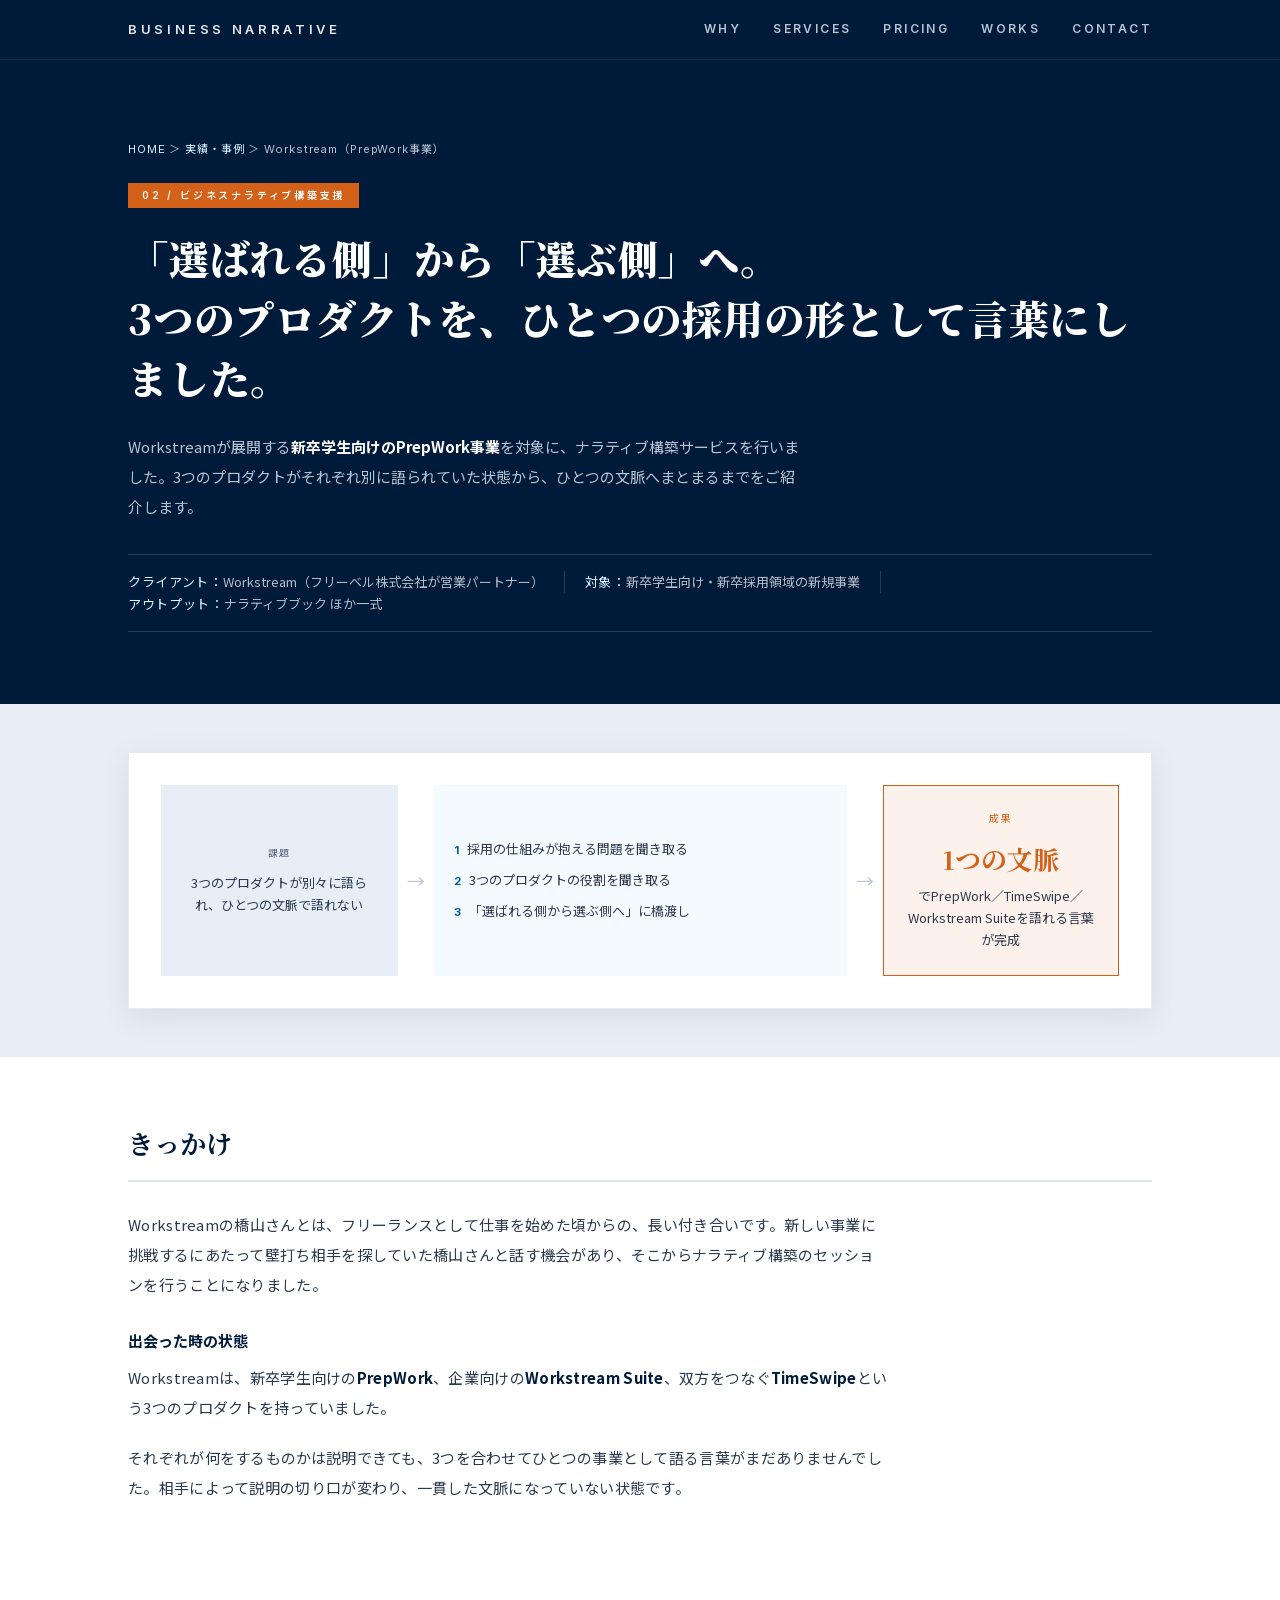
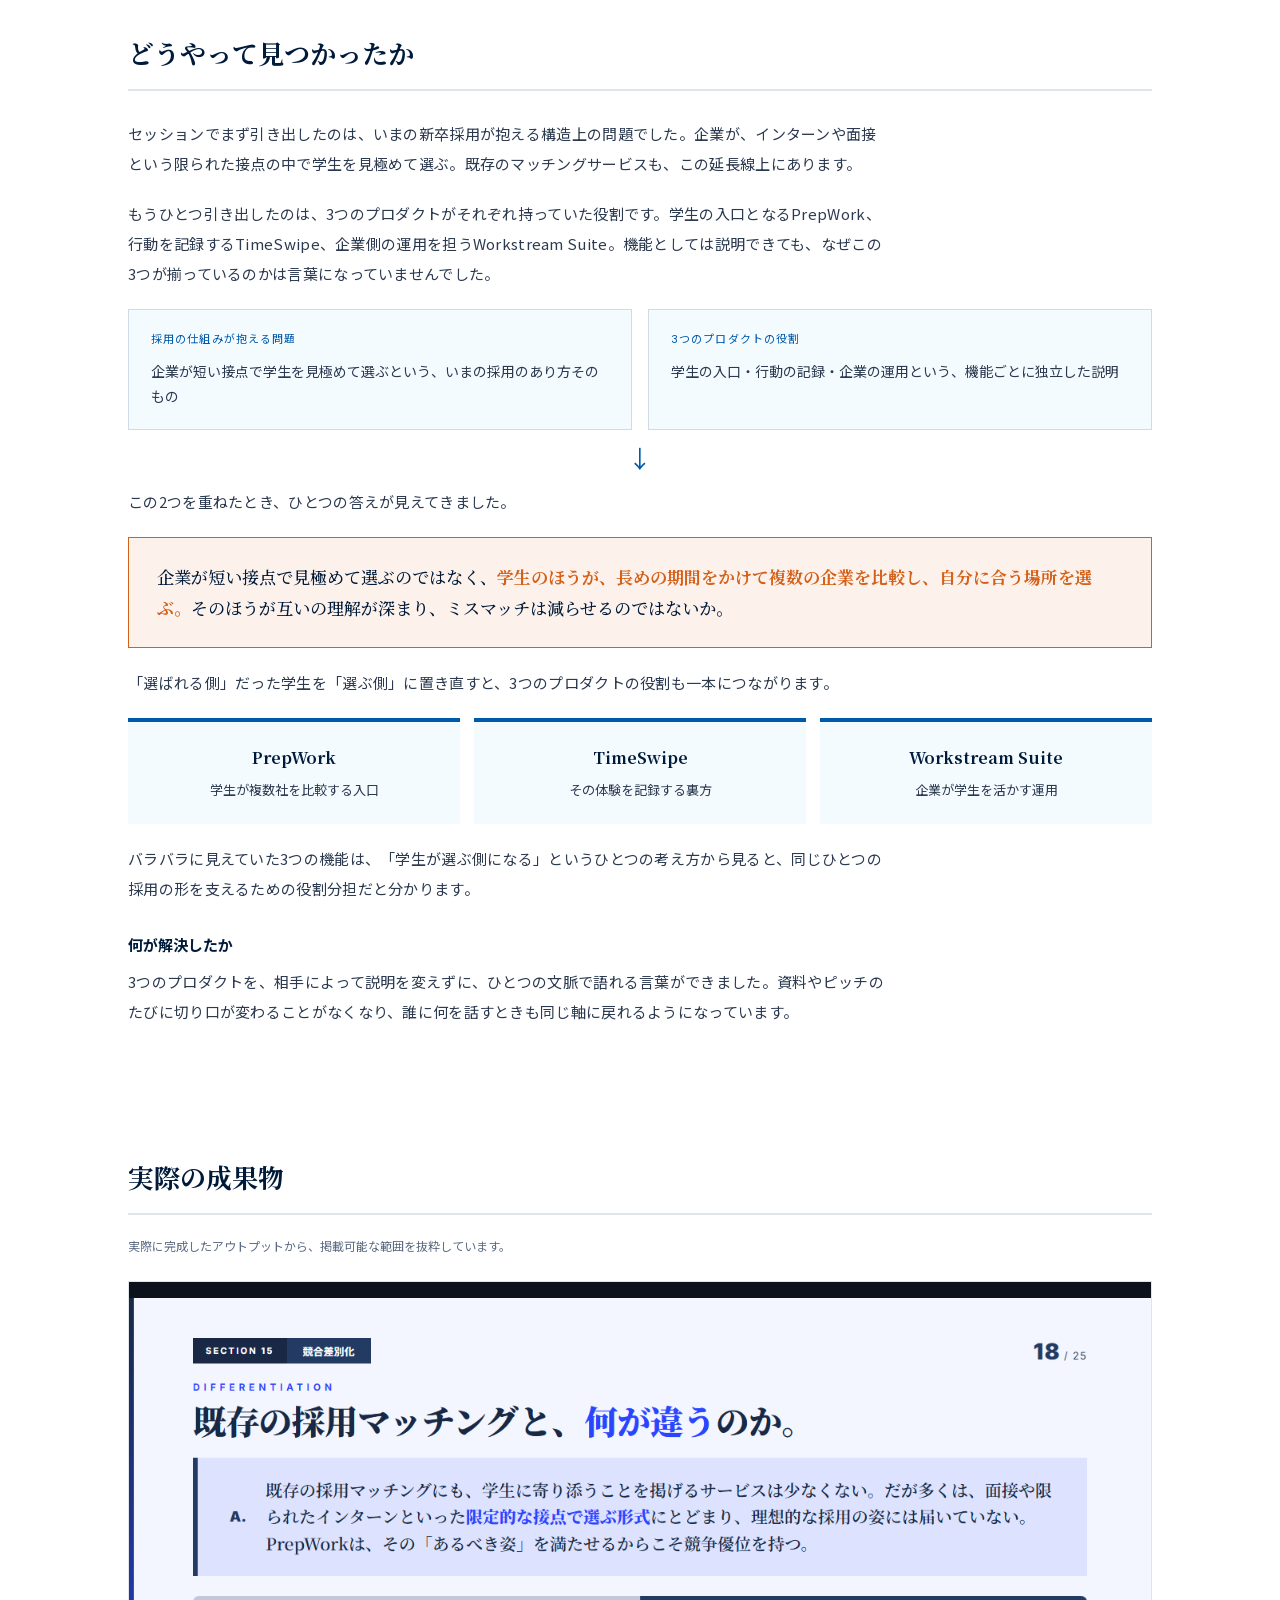
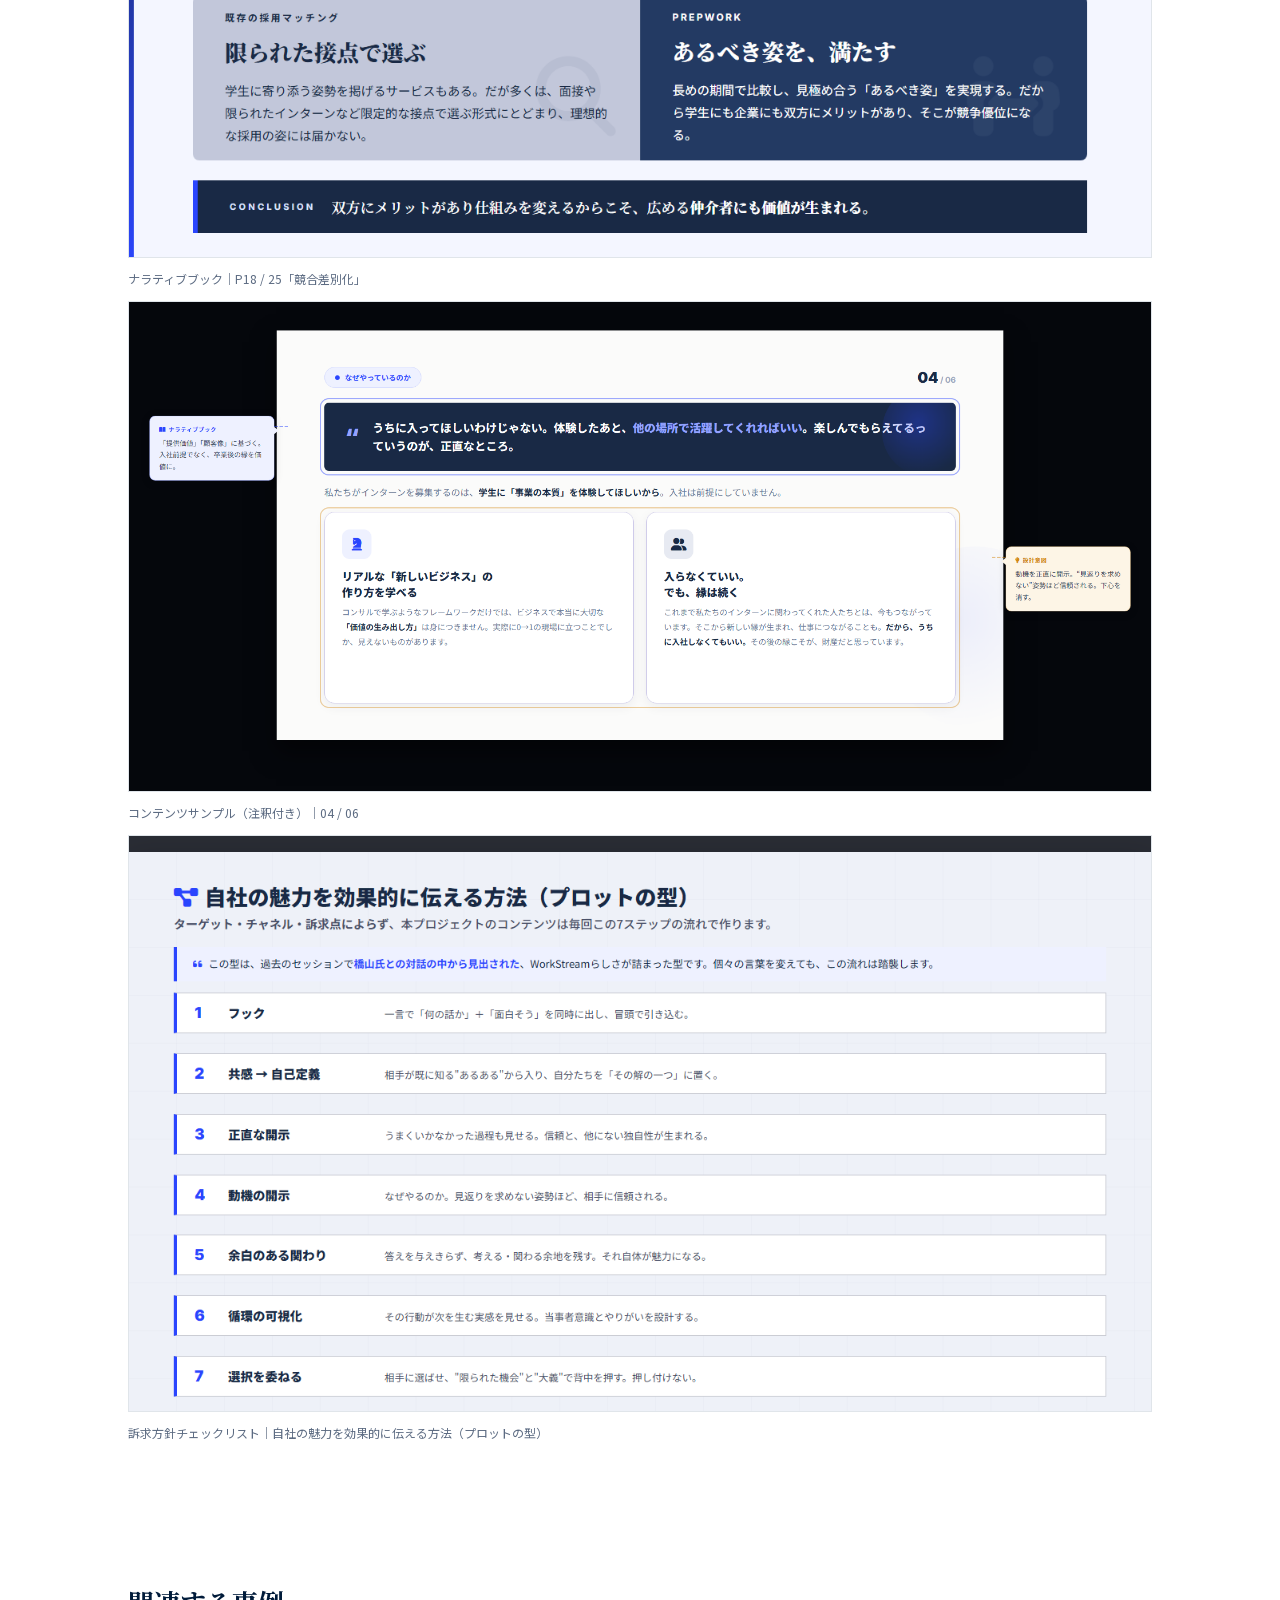
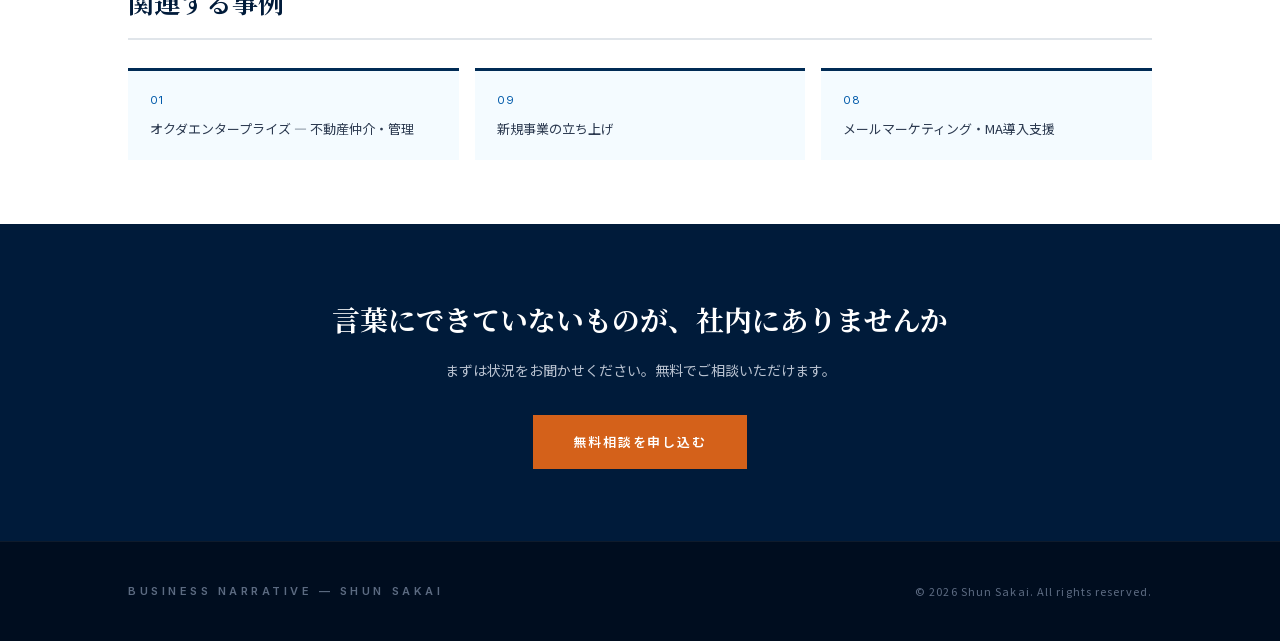
<file: works/workstream.html>
<!DOCTYPE html><!--rGhWRo7hd8bySPUGqQpJ6--><html lang="ja" class="__variable_1ca127 __variable_236648 __variable_a2b843"><head><meta charSet="utf-8"/><meta name="viewport" content="width=device-width, initial-scale=1"/><link rel="preload" as="image" href="/works/workstream/narrative-book-p18.png"/><link rel="preload" as="image" href="/works/workstream/content-sample-cs04.png"/><link rel="preload" as="image" href="/works/workstream/checklist-s07.png"/><link rel="stylesheet" href="/_next/static/css/14ac9a72d7a760b6.css" data-precedence="next"/><link rel="stylesheet" href="/_next/static/css/c4a810ec59f017fe.css" data-precedence="next"/><link rel="stylesheet" href="/_next/static/css/1c3a1a69ad47abbc.css" data-precedence="next"/><link rel="preload" as="script" fetchPriority="low" href="/_next/static/chunks/webpack-617a66320d40cda3.js"/><script src="/_next/static/chunks/4bd1b696-c023c6e3521b1417.js" async=""></script><script src="/_next/static/chunks/255-293e44824f2ec188.js" async=""></script><script src="/_next/static/chunks/main-app-a5774d5d8b8e9427.js" async=""></script><script src="/_next/static/chunks/619-ba102abea3e3d0e4.js" async=""></script><script src="/_next/static/chunks/app/works/workstream/page-e7754779184bdeb1.js" async=""></script><title>Workstream（PrepWork事業）｜実績・事例 | Business Narrative</title><meta name="description" content="Workstreamが展開する新卒学生向けのPrepWork事業を対象に、ナラティブ構築サービスを行いました。3つのプロダクトがそれぞれ別に語られていた状態から、ひとつの文脈へまとまるまでをご紹介します。"/><meta property="og:title" content="Business Narrative | 企業の“らしさ”を言語化する"/><meta property="og:description" content="企業固有の“らしさ”を言語化し、人にもAIにも渡せる事業資産に整えるビジネスナラティブ構築支援。"/><meta property="og:locale" content="ja_JP"/><meta property="og:type" content="website"/><meta name="twitter:card" content="summary"/><meta name="twitter:title" content="Business Narrative | 企業の“らしさ”を言語化する"/><meta name="twitter:description" content="企業固有の“らしさ”を言語化し、人にもAIにも渡せる事業資産に整えるビジネスナラティブ構築支援。"/><link rel="icon" href="/icon.png"/><link rel="apple-touch-icon" href="/apple-icon.png"/><script src="/_next/static/chunks/polyfills-42372ed130431b0a.js" noModule=""></script></head><body><div hidden=""><!--$--><!--/$--></div><header class="site-header"><div class="header-inner"><a class="site-logo" href="/">BUSINESS<span> </span>NARRATIVE</a><nav class="header-nav"><a href="/#why">WHY</a><a href="/#services">SERVICES</a><a href="/#pricing">PRICING</a><a href="/#works">WORKS</a><a href="/#contact">CONTACT</a></nav></div></header><main><div class="case-hero"><div class="container"><p class="case-crumb"><a href="/">HOME</a> ＞<!-- --> <a href="/#works">実績・事例</a> ＞ <!-- -->Workstream（PrepWork事業）</p><span class="case-tag">02<!-- --> / <!-- -->ビジネスナラティブ構築支援</span><h1 class="case-title">「選ばれる側」から「選ぶ側」へ。<br/>3つのプロダクトを、ひとつの採用の形として言葉にしました。</h1><p class="case-lead">Workstreamが展開する<strong>新卒学生向けのPrepWork事業</strong>を対象に、ナラティブ構築サービスを行いました。3つのプロダクトがそれぞれ別に語られていた状態から、ひとつの文脈へまとまるまでをご紹介します。</p><div class="case-meta"><span class="case-meta-item"><span class="case-meta-label">クライアント<!-- -->：</span>Workstream（フリーベル株式会社が営業パートナー）</span><span class="case-meta-item"><span class="case-meta-label">対象<!-- -->：</span>新卒学生向け・新卒採用領域の新規事業</span><span class="case-meta-item"><span class="case-meta-label">アウトプット<!-- -->：</span>ナラティブブック ほか一式</span></div></div></div><div class="case-hero-visual"><div class="container"><div class="case-hero-visual-frame"><div class="glance"><div class="glance-block before"><span class="glance-label">課題</span><p class="glance-text">3つのプロダクトが別々に語られ、ひとつの文脈で語れない</p></div><div class="glance-arrow">→</div><div class="glance-steps"><div class="glance-step"><span class="glance-step-num">1</span><span>採用の仕組みが抱える問題を聞き取る</span></div><div class="glance-step"><span class="glance-step-num">2</span><span>3つのプロダクトの役割を聞き取る</span></div><div class="glance-step"><span class="glance-step-num">3</span><span>「選ばれる側から選ぶ側へ」に橋渡し</span></div></div><div class="glance-arrow">→</div><div class="glance-block after"><span class="glance-label">成果</span><span class="glance-stat">1つの文脈</span><p class="glance-text">でPrepWork／TimeSwipe／Workstream Suiteを語れる言葉が完成</p></div></div></div></div></div><section class="case-section"><div class="container"><h2 class="case-section-title">きっかけ</h2><p class="case-body">Workstreamの橋山さんとは、フリーランスとして仕事を始めた頃からの、長い付き合いです。新しい事業に挑戦するにあたって壁打ち相手を探していた橋山さんと話す機会があり、そこからナラティブ構築のセッションを行うことになりました。</p><h3 class="case-subheading">出会った時の状態</h3><p class="case-body">Workstreamは、新卒学生向けの<strong>PrepWork</strong>、企業向けの<strong>Workstream Suite</strong>、双方をつなぐ<strong>TimeSwipe</strong>という3つのプロダクトを持っていました。</p><p class="case-body">それぞれが何をするものかは説明できても、3つを合わせてひとつの事業として語る言葉がまだありませんでした。相手によって説明の切り口が変わり、一貫した文脈になっていない状態です。</p></div></section><section class="case-section"><div class="container"><h2 class="case-section-title">どうやって見つかったか</h2><p class="case-body">セッションでまず引き出したのは、いまの新卒採用が抱える構造上の問題でした。企業が、インターンや面接という限られた接点の中で学生を見極めて選ぶ。既存のマッチングサービスも、この延長線上にあります。</p><p class="case-body">もうひとつ引き出したのは、3つのプロダクトがそれぞれ持っていた役割です。学生の入口となるPrepWork、行動を記録するTimeSwipe、企業側の運用を担うWorkstream Suite。機能としては説明できても、なぜこの3つが揃っているのかは言葉になっていませんでした。</p><div class="case-threads"><div class="case-thread-box"><span class="case-thread-label">採用の仕組みが抱える問題</span><p class="case-thread-text">企業が短い接点で学生を見極めて選ぶという、いまの採用のあり方そのもの</p></div><div class="case-thread-box"><span class="case-thread-label">3つのプロダクトの役割</span><p class="case-thread-text">学生の入口・行動の記録・企業の運用という、機能ごとに独立した説明</p></div></div><div class="case-converge">↓</div><p class="case-body">この2つを重ねたとき、ひとつの答えが見えてきました。</p><div class="case-found">企業が短い接点で見極めて選ぶのではなく、<b>学生のほうが、長めの期間をかけて複数の企業を比較し、自分に合う場所を選ぶ。</b>そのほうが互いの理解が深まり、ミスマッチは減らせるのではないか。</div><p class="case-body">「選ばれる側」だった学生を「選ぶ側」に置き直すと、3つのプロダクトの役割も一本につながります。</p><div class="case-role-grid"><div class="case-role-card"><span class="case-role-name">PrepWork</span><p class="case-role-desc">学生が複数社を比較する入口</p></div><div class="case-role-card"><span class="case-role-name">TimeSwipe</span><p class="case-role-desc">その体験を記録する裏方</p></div><div class="case-role-card"><span class="case-role-name">Workstream Suite</span><p class="case-role-desc">企業が学生を活かす運用</p></div></div><p class="case-body">バラバラに見えていた3つの機能は、「学生が選ぶ側になる」というひとつの考え方から見ると、同じひとつの採用の形を支えるための役割分担だと分かります。</p><h3 class="case-subheading">何が解決したか</h3><p class="case-body">3つのプロダクトを、相手によって説明を変えずに、ひとつの文脈で語れる言葉ができました。資料やピッチのたびに切り口が変わることがなくなり、誰に何を話すときも同じ軸に戻れるようになっています。</p></div></section><section class="case-section"><div class="container"><h2 class="case-section-title">実際の成果物</h2><p class="case-figure-note">実際に完成したアウトプットから、掲載可能な範囲を抜粋しています。</p><div class="case-figure"><img src="/works/workstream/narrative-book-p18.png" alt="ナラティブブック P18 競合差別化"/><p class="case-caption">ナラティブブック｜P18 / 25「競合差別化」</p></div><div class="case-figure"><img src="/works/workstream/content-sample-cs04.png" alt="コンテンツサンプル（注釈付き） 04枚目"/><p class="case-caption">コンテンツサンプル（注釈付き）｜04 / 06</p></div><div class="case-figure"><img src="/works/workstream/checklist-s07.png" alt="訴求方針チェックリスト プロットの型"/><p class="case-caption">訴求方針チェックリスト｜自社の魅力を効果的に伝える方法（プロットの型）</p></div></div></section><section class="case-section"><div class="container"><h2 class="case-section-title">関連する事例</h2><div class="case-related"><a class="case-related-item" href="/works/okuda-enterprise"><span class="case-related-num">01</span>オクダエンタープライズ — 不動産仲介・管理</a><a class="case-related-item" href="/works/business-launch"><span class="case-related-num">09</span>新規事業の立ち上げ</a><a class="case-related-item" href="/works/ma-support"><span class="case-related-num">08</span>メールマーケティング・MA導入支援</a></div></div></section><div class="case-cta"><p class="case-cta-title">言葉にできていないものが、社内にありませんか</p><p class="case-cta-body">まずは状況をお聞かせください。無料でご相談いただけます。</p><a href="/#contact" class="case-cta-btn">無料相談を申し込む</a></div><!--$--><!--/$--></main><footer class="site-footer"><div class="footer-inner"><span class="footer-logo">BUSINESS NARRATIVE — SHUN SAKAI</span><span class="footer-copy">© <!-- -->2026<!-- --> Shun Sakai. All rights reserved.</span></div></footer><script src="/_next/static/chunks/webpack-617a66320d40cda3.js" id="_R_" async=""></script><script>(self.__next_f=self.__next_f||[]).push([0])</script><script>self.__next_f.push([1,"1:\"$Sreact.fragment\"\n2:I[2619,[\"619\",\"static/chunks/619-ba102abea3e3d0e4.js\",\"653\",\"static/chunks/app/works/workstream/page-e7754779184bdeb1.js\"],\"\"]\n3:I[9766,[],\"\"]\n4:I[8924,[],\"\"]\ne:I[7150,[],\"\"]\n:HL[\"/_next/static/css/14ac9a72d7a760b6.css\",\"style\"]\n:HL[\"/_next/static/css/c4a810ec59f017fe.css\",\"style\"]\n:HL[\"/_next/static/css/1c3a1a69ad47abbc.css\",\"style\"]\n"])</script><script>self.__next_f.push([1,"0:{\"P\":null,\"b\":\"rGhWRo7hd8bySPUGqQpJ6\",\"p\":\"\",\"c\":[\"\",\"works\",\"workstream\"],\"i\":false,\"f\":[[[\"\",{\"children\":[\"works\",{\"children\":[\"workstream\",{\"children\":[\"__PAGE__\",{}]}]}]},\"$undefined\",\"$undefined\",true],[\"\",[\"$\",\"$1\",\"c\",{\"children\":[[[\"$\",\"link\",\"0\",{\"rel\":\"stylesheet\",\"href\":\"/_next/static/css/14ac9a72d7a760b6.css\",\"precedence\":\"next\",\"crossOrigin\":\"$undefined\",\"nonce\":\"$undefined\"}],[\"$\",\"link\",\"1\",{\"rel\":\"stylesheet\",\"href\":\"/_next/static/css/c4a810ec59f017fe.css\",\"precedence\":\"next\",\"crossOrigin\":\"$undefined\",\"nonce\":\"$undefined\"}],[\"$\",\"link\",\"2\",{\"rel\":\"stylesheet\",\"href\":\"/_next/static/css/1c3a1a69ad47abbc.css\",\"precedence\":\"next\",\"crossOrigin\":\"$undefined\",\"nonce\":\"$undefined\"}]],[\"$\",\"html\",null,{\"lang\":\"ja\",\"className\":\"__variable_1ca127 __variable_236648 __variable_a2b843\",\"children\":[\"$\",\"body\",null,{\"children\":[[\"$\",\"header\",null,{\"className\":\"site-header\",\"children\":[\"$\",\"div\",null,{\"className\":\"header-inner\",\"children\":[[\"$\",\"$L2\",null,{\"href\":\"/\",\"className\":\"site-logo\",\"children\":[\"BUSINESS\",[\"$\",\"span\",null,{\"children\":\" \"}],\"NARRATIVE\"]}],[\"$\",\"nav\",null,{\"className\":\"header-nav\",\"children\":[[\"$\",\"a\",\"/#why\",{\"href\":\"/#why\",\"children\":\"WHY\"}],[\"$\",\"a\",\"/#services\",{\"href\":\"/#services\",\"children\":\"SERVICES\"}],[\"$\",\"a\",\"/#pricing\",{\"href\":\"/#pricing\",\"children\":\"PRICING\"}],[\"$\",\"a\",\"/#works\",{\"href\":\"/#works\",\"children\":\"WORKS\"}],[\"$\",\"a\",\"/#contact\",{\"href\":\"/#contact\",\"children\":\"CONTACT\"}]]}]]}]}],[\"$\",\"main\",null,{\"children\":[\"$\",\"$L3\",null,{\"parallelRouterKey\":\"children\",\"error\":\"$undefined\",\"errorStyles\":\"$undefined\",\"errorScripts\":\"$undefined\",\"template\":[\"$\",\"$L4\",null,{}],\"templateStyles\":\"$undefined\",\"templateScripts\":\"$undefined\",\"notFound\":[[[\"$\",\"title\",null,{\"children\":\"404: This page could not be found.\"}],[\"$\",\"div\",null,{\"style\":{\"fontFamily\":\"system-ui,\\\"Segoe UI\\\",Roboto,Helvetica,Arial,sans-serif,\\\"Apple Color Emoji\\\",\\\"Segoe UI Emoji\\\"\",\"height\":\"100vh\",\"textAlign\":\"center\",\"display\":\"flex\",\"flexDirection\":\"column\",\"alignItems\":\"center\",\"justifyContent\":\"center\"},\"children\":[\"$\",\"div\",null,{\"children\":[[\"$\",\"style\",null,{\"dangerouslySetInnerHTML\":{\"__html\":\"body{color:#000;background:#fff;margin:0}.next-error-h1{border-right:1px solid rgba(0,0,0,.3)}@media (prefers-color-scheme:dark){body{color:#fff;background:#000}.next-error-h1{border-right:1px solid rgba(255,255,255,.3)}}\"}}],[\"$\",\"h1\",null,{\"className\":\"next-error-h1\",\"style\":{\"display\":\"inline-block\",\"margin\":\"0 20px 0 0\",\"padding\":\"0 23px 0 0\",\"fontSize\":24,\"fontWeight\":500,\"verticalAlign\":\"top\",\"lineHeight\":\"49px\"},\"children\":404}],[\"$\",\"div\",null,{\"style\":{\"display\":\"inline-block\"},\"children\":[\"$\",\"h2\",null,{\"style\":{\"fontSize\":14,\"fontWeight\":400,\"lineHeight\":\"49px\",\"margin\":0},\"children\":\"This page could not be found.\"}]}]]}]}]],[]],\"forbidden\":\"$undefined\",\"unauthorized\":\"$undefined\"}]}],[\"$\",\"footer\",null,{\"className\":\"site-footer\",\"children\":[\"$\",\"div\",null,{\"className\":\"footer-inner\",\"children\":[[\"$\",\"span\",null,{\"className\":\"footer-logo\",\"children\":\"BUSINESS NARRATIVE — SHUN SAKAI\"}],[\"$\",\"span\",null,{\"className\":\"footer-copy\",\"children\":[\"© \",2026,\" Shun Sakai. All rights reserved.\"]}]]}]}]]}]}]]}],{\"children\":[\"works\",[\"$\",\"$1\",\"c\",{\"children\":[null,[\"$\",\"$L3\",null,{\"parallelRouterKey\":\"children\",\"error\":\"$undefined\",\"errorStyles\":\"$undefined\",\"errorScripts\":\"$undefined\",\"template\":[\"$\",\"$L4\",null,{}],\"templateStyles\":\"$undefined\",\"templateScripts\":\"$undefined\",\"notFound\":\"$undefined\",\"forbidden\":\"$undefined\",\"unauthorized\":\"$undefined\"}]]}],{\"children\":[\"workstream\",[\"$\",\"$1\",\"c\",{\"children\":[null,[\"$\",\"$L3\",null,{\"parallelRouterKey\":\"children\",\"error\":\"$undefined\",\"errorStyles\":\"$undefined\",\"errorScripts\":\"$undefined\",\"template\":[\"$\",\"$L4\",null,{}],\"templateStyles\":\"$undefined\",\"templateScripts\":\"$undefined\",\"notFound\":\"$undefined\",\"forbidden\":\"$undefined\",\"unauthorized\":\"$undefined\"}]]}],{\"children\":[\"__PAGE__\",[\"$\",\"$1\",\"c\",{\"children\":[[[\"$\",\"div\",null,{\"className\":\"case-hero\",\"children\":[\"$\",\"div\",null,{\"className\":\"container\",\"children\":[[\"$\",\"p\",null,{\"className\":\"case-crumb\",\"children\":[[\"$\",\"$L2\",null,{\"href\":\"/\",\"children\":\"HOME\"}],\" ＞\",\" \",[\"$\",\"a\",null,{\"href\":\"/#works\",\"children\":\"実績・事例\"}],\" ＞ \",\"Workstream（PrepWork事業）\"]}],[\"$\",\"span\",null,{\"className\":\"case-tag\",\"children\":[\"02\",\" / \",\"ビジネスナラティブ構築支援\"]}],[\"$\",\"h1\",null,{\"className\":\"case-title\",\"children\":[\"「選ばれる側」から「選ぶ側」へ。\",[\"$\",\"br\",null,{}],\"3つのプロダクトを、ひとつの採用の形として言葉にしました。\"]}],[\"$\",\"p\",null,{\"className\":\"case-lead\",\"children\":[\"Workstreamが展開する\",[\"$\",\"strong\",null,{\"children\":\"新卒学生向けのPrepWork事業\"}],\"を対象に、ナラティブ構築サービスを行いました。3つのプロダクトがそれぞれ別に語られていた状態から、ひとつの文脈へまとまるまでをご紹介します。\"]}],[\"$\",\"div\",null,{\"className\":\"case-meta\",\"children\":[[\"$\",\"span\",\"クライアント\",{\"className\":\"case-meta-item\",\"children\":[[\"$\",\"span\",null,{\"className\":\"case-meta-label\",\"children\":[\"クライアント\",\"：\"]}],\"Workstream（フリーベル株式会社が営業パートナー）\"]}],[\"$\",\"span\",\"対象\",{\"className\":\"case-meta-item\",\"children\":[[\"$\",\"span\",null,{\"className\":\"case-meta-label\",\"children\":[\"対象\",\"：\"]}],\"新卒学生向け・新卒採用領域の新規事業\"]}],[\"$\",\"span\",\"アウトプット\",{\"className\":\"case-meta-item\",\"children\":[\"$L5\",\"ナラティブブック ほか一式\"]}]]}]]}]}],\"$L6\",\"$L7\",\"$L8\",\"$L9\",\"$La\",\"$Lb\"],null,\"$Lc\"]}],{},null,false]},null,false]},null,false]},null,false],\"$Ld\",false]],\"m\":\"$undefined\",\"G\":[\"$e\",[]],\"s\":false,\"S\":true}\n"])</script><script>self.__next_f.push([1,"f:I[4431,[],\"OutletBoundary\"]\n11:I[5278,[],\"AsyncMetadataOutlet\"]\n13:I[4431,[],\"ViewportBoundary\"]\n15:I[4431,[],\"MetadataBoundary\"]\n16:\"$Sreact.suspense\"\n5:[\"$\",\"span\",null,{\"className\":\"case-meta-label\",\"children\":[\"アウトプット\",\"：\"]}]\n"])</script><script>self.__next_f.push([1,"6:[\"$\",\"div\",null,{\"className\":\"case-hero-visual\",\"children\":[\"$\",\"div\",null,{\"className\":\"container\",\"children\":[[\"$\",\"div\",null,{\"className\":\"case-hero-visual-frame\",\"children\":[\"$\",\"div\",null,{\"className\":\"glance\",\"children\":[[\"$\",\"div\",null,{\"className\":\"glance-block before\",\"children\":[[\"$\",\"span\",null,{\"className\":\"glance-label\",\"children\":\"課題\"}],[\"$\",\"p\",null,{\"className\":\"glance-text\",\"children\":\"3つのプロダクトが別々に語られ、ひとつの文脈で語れない\"}]]}],[\"$\",\"div\",null,{\"className\":\"glance-arrow\",\"children\":\"→\"}],[\"$\",\"div\",null,{\"className\":\"glance-steps\",\"children\":[[\"$\",\"div\",\"0\",{\"className\":\"glance-step\",\"children\":[[\"$\",\"span\",null,{\"className\":\"glance-step-num\",\"children\":1}],[\"$\",\"span\",null,{\"children\":\"採用の仕組みが抱える問題を聞き取る\"}]]}],[\"$\",\"div\",\"1\",{\"className\":\"glance-step\",\"children\":[[\"$\",\"span\",null,{\"className\":\"glance-step-num\",\"children\":2}],[\"$\",\"span\",null,{\"children\":\"3つのプロダクトの役割を聞き取る\"}]]}],[\"$\",\"div\",\"2\",{\"className\":\"glance-step\",\"children\":[[\"$\",\"span\",null,{\"className\":\"glance-step-num\",\"children\":3}],[\"$\",\"span\",null,{\"children\":\"「選ばれる側から選ぶ側へ」に橋渡し\"}]]}]]}],[\"$\",\"div\",null,{\"className\":\"glance-arrow\",\"children\":\"→\"}],[\"$\",\"div\",null,{\"className\":\"glance-block after\",\"children\":[[\"$\",\"span\",null,{\"className\":\"glance-label\",\"children\":\"成果\"}],[\"$\",\"span\",null,{\"className\":\"glance-stat\",\"children\":\"1つの文脈\"}],[\"$\",\"p\",null,{\"className\":\"glance-text\",\"children\":\"でPrepWork／TimeSwipe／Workstream Suiteを語れる言葉が完成\"}]]}]]}]}],\"$undefined\"]}]}]\n"])</script><script>self.__next_f.push([1,"7:[\"$\",\"section\",null,{\"className\":\"case-section\",\"children\":[\"$\",\"div\",null,{\"className\":\"container\",\"children\":[[\"$\",\"h2\",null,{\"className\":\"case-section-title\",\"children\":\"きっかけ\"}],[\"$\",\"p\",null,{\"className\":\"case-body\",\"children\":\"Workstreamの橋山さんとは、フリーランスとして仕事を始めた頃からの、長い付き合いです。新しい事業に挑戦するにあたって壁打ち相手を探していた橋山さんと話す機会があり、そこからナラティブ構築のセッションを行うことになりました。\"}],[\"$\",\"h3\",null,{\"className\":\"case-subheading\",\"children\":\"出会った時の状態\"}],[\"$\",\"p\",null,{\"className\":\"case-body\",\"children\":[\"Workstreamは、新卒学生向けの\",[\"$\",\"strong\",null,{\"children\":\"PrepWork\"}],\"、企業向けの\",[\"$\",\"strong\",null,{\"children\":\"Workstream Suite\"}],\"、双方をつなぐ\",[\"$\",\"strong\",null,{\"children\":\"TimeSwipe\"}],\"という3つのプロダクトを持っていました。\"]}],[\"$\",\"p\",null,{\"className\":\"case-body\",\"children\":\"それぞれが何をするものかは説明できても、3つを合わせてひとつの事業として語る言葉がまだありませんでした。相手によって説明の切り口が変わり、一貫した文脈になっていない状態です。\"}]]}]}]\n"])</script><script>self.__next_f.push([1,"8:[\"$\",\"section\",null,{\"className\":\"case-section\",\"children\":[\"$\",\"div\",null,{\"className\":\"container\",\"children\":[[\"$\",\"h2\",null,{\"className\":\"case-section-title\",\"children\":\"どうやって見つかったか\"}],[\"$\",\"p\",null,{\"className\":\"case-body\",\"children\":\"セッションでまず引き出したのは、いまの新卒採用が抱える構造上の問題でした。企業が、インターンや面接という限られた接点の中で学生を見極めて選ぶ。既存のマッチングサービスも、この延長線上にあります。\"}],[\"$\",\"p\",null,{\"className\":\"case-body\",\"children\":\"もうひとつ引き出したのは、3つのプロダクトがそれぞれ持っていた役割です。学生の入口となるPrepWork、行動を記録するTimeSwipe、企業側の運用を担うWorkstream Suite。機能としては説明できても、なぜこの3つが揃っているのかは言葉になっていませんでした。\"}],[[\"$\",\"div\",null,{\"className\":\"case-threads\",\"children\":[[\"$\",\"div\",null,{\"className\":\"case-thread-box\",\"children\":[[\"$\",\"span\",null,{\"className\":\"case-thread-label\",\"children\":\"採用の仕組みが抱える問題\"}],[\"$\",\"p\",null,{\"className\":\"case-thread-text\",\"children\":\"企業が短い接点で学生を見極めて選ぶという、いまの採用のあり方そのもの\"}]]}],[\"$\",\"div\",null,{\"className\":\"case-thread-box\",\"children\":[[\"$\",\"span\",null,{\"className\":\"case-thread-label\",\"children\":\"3つのプロダクトの役割\"}],[\"$\",\"p\",null,{\"className\":\"case-thread-text\",\"children\":\"学生の入口・行動の記録・企業の運用という、機能ごとに独立した説明\"}]]}]]}],[\"$\",\"div\",null,{\"className\":\"case-converge\",\"children\":\"↓\"}],[\"$\",\"p\",null,{\"className\":\"case-body\",\"children\":\"この2つを重ねたとき、ひとつの答えが見えてきました。\"}],[\"$\",\"div\",null,{\"className\":\"case-found\",\"children\":[\"企業が短い接点で見極めて選ぶのではなく、\",[\"$\",\"b\",null,{\"children\":\"学生のほうが、長めの期間をかけて複数の企業を比較し、自分に合う場所を選ぶ。\"}],\"そのほうが互いの理解が深まり、ミスマッチは減らせるのではないか。\"]}]],[\"$\",\"p\",null,{\"className\":\"case-body\",\"children\":\"「選ばれる側」だった学生を「選ぶ側」に置き直すと、3つのプロダクトの役割も一本につながります。\"}],[\"$\",\"div\",null,{\"className\":\"case-role-grid\",\"children\":[[\"$\",\"div\",null,{\"className\":\"case-role-card\",\"children\":[[\"$\",\"span\",null,{\"className\":\"case-role-name\",\"children\":\"PrepWork\"}],[\"$\",\"p\",null,{\"className\":\"case-role-desc\",\"children\":\"学生が複数社を比較する入口\"}]]}],[\"$\",\"div\",null,{\"className\":\"case-role-card\",\"children\":[[\"$\",\"span\",null,{\"className\":\"case-role-name\",\"children\":\"TimeSwipe\"}],[\"$\",\"p\",null,{\"className\":\"case-role-desc\",\"children\":\"その体験を記録する裏方\"}]]}],[\"$\",\"div\",null,{\"className\":\"case-role-card\",\"children\":[[\"$\",\"span\",null,{\"className\":\"case-role-name\",\"children\":\"Workstream Suite\"}],[\"$\",\"p\",null,{\"className\":\"case-role-desc\",\"children\":\"企業が学生を活かす運用\"}]]}]]}],[\"$\",\"p\",null,{\"className\":\"case-body\",\"children\":\"バラバラに見えていた3つの機能は、「学生が選ぶ側になる」というひとつの考え方から見ると、同じひとつの採用の形を支えるための役割分担だと分かります。\"}],[\"$\",\"h3\",null,{\"className\":\"case-subheading\",\"children\":\"何が解決したか\"}],[\"$\",\"p\",null,{\"className\":\"case-body\",\"children\":\"3つのプロダクトを、相手によって説明を変えずに、ひとつの文脈で語れる言葉ができました。資料やピッチのたびに切り口が変わることがなくなり、誰に何を話すときも同じ軸に戻れるようになっています。\"}]]}]}]\n"])</script><script>self.__next_f.push([1,"9:[\"$\",\"section\",null,{\"className\":\"case-section\",\"children\":[\"$\",\"div\",null,{\"className\":\"container\",\"children\":[[\"$\",\"h2\",null,{\"className\":\"case-section-title\",\"children\":\"実際の成果物\"}],[\"$\",\"p\",null,{\"className\":\"case-figure-note\",\"children\":\"実際に完成したアウトプットから、掲載可能な範囲を抜粋しています。\"}],[\"$\",\"div\",null,{\"className\":\"case-figure\",\"children\":[[\"$\",\"img\",null,{\"src\":\"/works/workstream/narrative-book-p18.png\",\"alt\":\"ナラティブブック P18 競合差別化\"}],[\"$\",\"p\",null,{\"className\":\"case-caption\",\"children\":\"ナラティブブック｜P18 / 25「競合差別化」\"}]]}],[\"$\",\"div\",null,{\"className\":\"case-figure\",\"children\":[[\"$\",\"img\",null,{\"src\":\"/works/workstream/content-sample-cs04.png\",\"alt\":\"コンテンツサンプル（注釈付き） 04枚目\"}],[\"$\",\"p\",null,{\"className\":\"case-caption\",\"children\":\"コンテンツサンプル（注釈付き）｜04 / 06\"}]]}],[\"$\",\"div\",null,{\"className\":\"case-figure\",\"children\":[[\"$\",\"img\",null,{\"src\":\"/works/workstream/checklist-s07.png\",\"alt\":\"訴求方針チェックリスト プロットの型\"}],[\"$\",\"p\",null,{\"className\":\"case-caption\",\"children\":\"訴求方針チェックリスト｜自社の魅力を効果的に伝える方法（プロットの型）\"}]]}]]}]}]\n"])</script><script>self.__next_f.push([1,"a:[\"$\",\"section\",null,{\"className\":\"case-section\",\"children\":[\"$\",\"div\",null,{\"className\":\"container\",\"children\":[[\"$\",\"h2\",null,{\"className\":\"case-section-title\",\"children\":\"関連する事例\"}],[\"$\",\"div\",null,{\"className\":\"case-related\",\"children\":[[\"$\",\"$L2\",\"okuda-enterprise\",{\"href\":\"/works/okuda-enterprise\",\"className\":\"case-related-item\",\"children\":[[\"$\",\"span\",null,{\"className\":\"case-related-num\",\"children\":\"01\"}],\"オクダエンタープライズ — 不動産仲介・管理\"]}],[\"$\",\"$L2\",\"business-launch\",{\"href\":\"/works/business-launch\",\"className\":\"case-related-item\",\"children\":[[\"$\",\"span\",null,{\"className\":\"case-related-num\",\"children\":\"09\"}],\"新規事業の立ち上げ\"]}],[\"$\",\"$L2\",\"ma-support\",{\"href\":\"/works/ma-support\",\"className\":\"case-related-item\",\"children\":[[\"$\",\"span\",null,{\"className\":\"case-related-num\",\"children\":\"08\"}],\"メールマーケティング・MA導入支援\"]}]]}]]}]}]\n"])</script><script>self.__next_f.push([1,"b:[\"$\",\"div\",null,{\"className\":\"case-cta\",\"children\":[[\"$\",\"p\",null,{\"className\":\"case-cta-title\",\"children\":\"言葉にできていないものが、社内にありませんか\"}],[\"$\",\"p\",null,{\"className\":\"case-cta-body\",\"children\":\"まずは状況をお聞かせください。無料でご相談いただけます。\"}],[\"$\",\"a\",null,{\"href\":\"/#contact\",\"className\":\"case-cta-btn\",\"children\":\"無料相談を申し込む\"}]]}]\nc:[\"$\",\"$Lf\",null,{\"children\":[\"$L10\",[\"$\",\"$L11\",null,{\"promise\":\"$@12\"}]]}]\nd:[\"$\",\"$1\",\"h\",{\"children\":[null,[[\"$\",\"$L13\",null,{\"children\":\"$L14\"}],null],[\"$\",\"$L15\",null,{\"children\":[\"$\",\"div\",null,{\"hidden\":true,\"children\":[\"$\",\"$16\",null,{\"fallback\":null,\"children\":\"$L17\"}]}]}]]}]\n"])</script><script>self.__next_f.push([1,"14:[[\"$\",\"meta\",\"0\",{\"charSet\":\"utf-8\"}],[\"$\",\"meta\",\"1\",{\"name\":\"viewport\",\"content\":\"width=device-width, initial-scale=1\"}]]\n10:null\n"])</script><script>self.__next_f.push([1,"18:I[622,[],\"IconMark\"]\n"])</script><script>self.__next_f.push([1,"12:{\"metadata\":[[\"$\",\"title\",\"0\",{\"children\":\"Workstream（PrepWork事業）｜実績・事例 | Business Narrative\"}],[\"$\",\"meta\",\"1\",{\"name\":\"description\",\"content\":\"Workstreamが展開する新卒学生向けのPrepWork事業を対象に、ナラティブ構築サービスを行いました。3つのプロダクトがそれぞれ別に語られていた状態から、ひとつの文脈へまとまるまでをご紹介します。\"}],[\"$\",\"meta\",\"2\",{\"property\":\"og:title\",\"content\":\"Business Narrative | 企業の“らしさ”を言語化する\"}],[\"$\",\"meta\",\"3\",{\"property\":\"og:description\",\"content\":\"企業固有の“らしさ”を言語化し、人にもAIにも渡せる事業資産に整えるビジネスナラティブ構築支援。\"}],[\"$\",\"meta\",\"4\",{\"property\":\"og:locale\",\"content\":\"ja_JP\"}],[\"$\",\"meta\",\"5\",{\"property\":\"og:type\",\"content\":\"website\"}],[\"$\",\"meta\",\"6\",{\"name\":\"twitter:card\",\"content\":\"summary\"}],[\"$\",\"meta\",\"7\",{\"name\":\"twitter:title\",\"content\":\"Business Narrative | 企業の“らしさ”を言語化する\"}],[\"$\",\"meta\",\"8\",{\"name\":\"twitter:description\",\"content\":\"企業固有の“らしさ”を言語化し、人にもAIにも渡せる事業資産に整えるビジネスナラティブ構築支援。\"}],[\"$\",\"link\",\"9\",{\"rel\":\"icon\",\"href\":\"/icon.png\"}],[\"$\",\"link\",\"10\",{\"rel\":\"apple-touch-icon\",\"href\":\"/apple-icon.png\"}],[\"$\",\"$L18\",\"11\",{}]],\"error\":null,\"digest\":\"$undefined\"}\n"])</script><script>self.__next_f.push([1,"17:\"$12:metadata\"\n"])</script></body></html>
</file>
